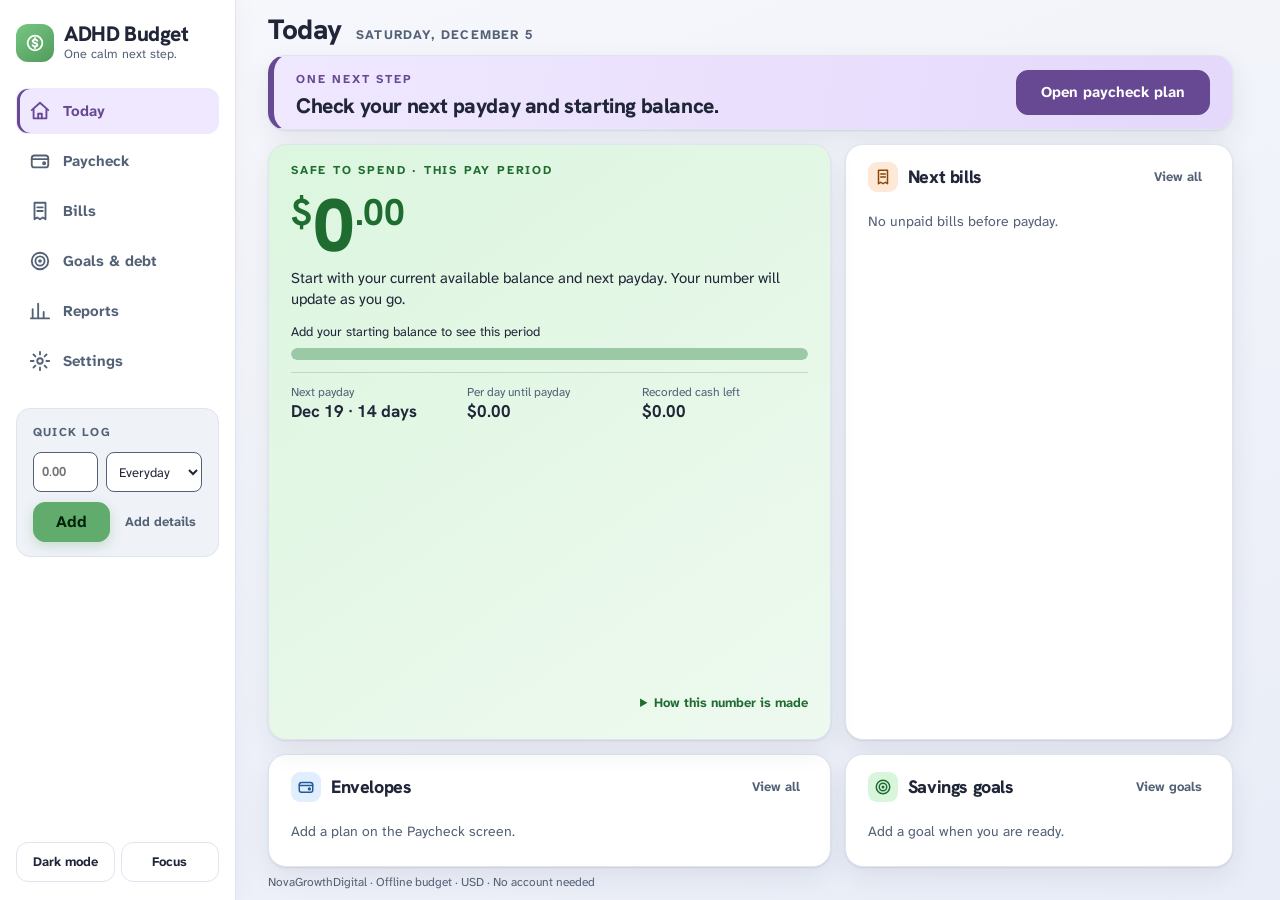
<file: budget/index.html>
<!doctype html>
<html lang="en" data-theme="light">
<head>
<meta charset="utf-8"><meta name="viewport" content="width=device-width, initial-scale=1">
<meta name="color-scheme" content="light dark"><meta name="apple-mobile-web-app-capable" content="yes"><meta name="mobile-web-app-capable" content="yes"><meta name="apple-mobile-web-app-title" content="ADHD Budget">
<title>ADHD Budget · Calm Money</title>
<style>
:root{color-scheme:light;--bg:#F7F8FC;--card:#FFFFFF;--raised:#EFF2F7;--line:#DFE4EE;--ink:#202638;--muted:#536176;--money:#D9F5DC;--mi:#1E6C30;--bill:#FEE8D8;--bi:#8A4603;--cal:#E1EEFE;--ci:#225B9C;--task:#F0E8FF;--ti:#674893;--band:#61AC6C;--on:#002207;--focus:#674893}
[data-theme=dark]{color-scheme:dark;--bg:#111927;--card:#233147;--raised:#36465E;--line:#36465E;--ink:#F2F5FA;--muted:#AFBBCD;--money:#233147;--mi:#A1E0A8;--bill:#233147;--bi:#FFBE90;--cal:#233147;--ci:#ADD1FE;--task:#233147;--ti:#D7C1FF;--focus:#D7C1FF}
*{box-sizing:border-box}body{margin:0;background:var(--bg);color:var(--ink);font:16px/1.55 Arial,Helvetica,sans-serif}button,input,select,textarea{font:inherit}button{min-height:44px;border:1px solid var(--line);border-radius:12px;padding:10px 16px;background:var(--card);color:var(--ink);cursor:pointer;font-weight:700}button:hover{background:var(--raised)}button.primary{background:var(--band);color:var(--on);border-color:var(--band)}button.small{padding:6px 12px;font-size:14px}button[aria-pressed=true],button[aria-current=page]{background:var(--task);color:var(--ti);border-color:var(--ti)}:focus-visible{outline:3px solid var(--focus);outline-offset:3px}input,select,textarea{width:100%;min-height:44px;background:var(--card);border:1px solid var(--muted);border-radius:8px;padding:9px;color:var(--ink)}input[type=checkbox]{width:20px;min-height:20px}label{display:block;font-size:14px;font-weight:700;color:var(--muted)}label input,label select{margin-top:5px}h1,h2,h3,p{margin:0 0 12px}h1{font-size:28px;letter-spacing:-.8px}h2{font-size:21px;letter-spacing:-.3px}h3{font-size:17px}.muted{color:var(--muted)}.eyebrow{font-size:12px;font-weight:700;letter-spacing:1.8px;text-transform:uppercase}.shell{max-width:1120px;margin:auto;padding:24px 32px 72px}.top,.row{display:flex;align-items:center;justify-content:space-between;gap:16px}.top{margin-bottom:24px}.brand{display:flex;align-items:center;gap:12px}.mark{background:var(--band);color:var(--on);padding:10px 12px;border-radius:12px;font-weight:800}.actions{display:flex;gap:8px;flex-wrap:wrap}nav{display:flex;gap:8px;margin:0 0 24px;flex-wrap:wrap}nav button{flex:1}.card{background:var(--card);border:1px solid var(--line);border-radius:20px;padding:24px;margin-bottom:20px}.hero{background:var(--money);border-top:6px solid var(--band);padding:32px}.hero .number{font-size:clamp(48px,7vw,80px);line-height:1.2;letter-spacing:-3px;color:var(--mi);font-weight:800;font-variant-numeric:tabular-nums;margin:12px 0}.hero .eyebrow{color:var(--mi)}.hero .subtitle{max-width:650px}.hero-foot{margin-top:24px;display:flex;gap:32px;flex-wrap:wrap}.hero-foot strong{display:block}.grid{display:grid;grid-template-columns:1fr 1fr;gap:20px}.grid .card{margin:0}.fields{display:grid;grid-template-columns:repeat(auto-fit,minmax(160px,1fr));gap:16px;margin:16px 0}.tone-bill{border-top:4px solid #FEA665;background:var(--bill)}.tone-cal{border-top:4px solid #6BAEFE;background:var(--cal)}.tone-task{border-top:4px solid #A17CDA;background:var(--task)}.line{padding:16px 0;border-bottom:1px solid var(--line)}.line:last-child{border:0}.line strong{display:block}.money{font-variant-numeric:tabular-nums;white-space:nowrap}.hint{font-size:14px;color:var(--muted)}.empty{padding:20px 0;color:var(--muted)}details{margin:16px 0}summary{cursor:pointer;font-weight:700;min-height:36px}progress{width:100%;height:10px;accent-color:var(--band)}[hidden]{display:none!important}.demo-ribbon{background:#A17CDA;color:#0A001A;text-align:center;padding:9px;font-weight:700}.status{min-height:28px;margin:8px 0;color:var(--mi);font-weight:700}.notice{padding:16px;background:var(--bill);color:var(--bi);border-radius:12px;margin-bottom:16px}.amounts{display:flex;gap:8px;margin:16px 0}.amounts button{flex:1}.calc .row{margin:10px 0}.total{border-top:1px solid var(--muted);padding-top:12px;font-weight:700}dialog{width:min(540px,94vw);max-height:90vh;overflow:auto;background:var(--card);color:var(--ink);border:1px solid var(--line);border-radius:20px;padding:24px}dialog::backdrop{background:#111927bb}dialog h2{margin-right:32px}.close{float:right}.focus #today-support{display:none}.list-actions{display:flex;gap:8px;flex-wrap:wrap;margin-top:8px}.spaced{margin-top:20px}.history{max-height:400px;overflow:auto}.footer{margin-top:24px;font-size:13px;color:var(--muted)}.pill{display:inline-block;border-radius:8px;background:var(--raised);padding:4px 10px;font-size:13px;font-weight:700}section>h2{margin-bottom:20px}.tablewrap{overflow-x:auto}table{border-collapse:collapse;width:100%}td,th{padding:10px;text-align:left;border-bottom:1px solid var(--line)}a{color:var(--ci)}
@media(max-width:650px){.shell{padding:16px 16px 40px}.top{align-items:flex-start}.top .actions{max-width:110px;justify-content:flex-end}.grid{grid-template-columns:1fr}.card{padding:20px}.hero{padding:24px}.hero-foot{gap:16px}nav{gap:6px}nav button{font-size:14px;padding:8px 6px}.row{flex-wrap:wrap}.number{letter-spacing:-2px!important}.fields{grid-template-columns:1fr}.brand .hint{max-width:160px}.top h1{font-size:21px}}
@media(prefers-reduced-motion:reduce){*,*::before,*::after{scroll-behavior:auto!important;animation:none!important;transition:none!important}}@media print{nav,.top .actions,button,.footer{display:none}.shell{padding:0}.card{break-inside:avoid}body{background:var(--card)}}

@font-face{font-family:'HankenD';font-weight:800;src:url([data-uri]) format('woff')}@font-face{font-family:'HankenM';font-weight:700;src:url([data-uri]) format('woff')}@font-face{font-family:'HankenN';font-weight:700;unicode-range:U+0024,U+0025,U+0030-0039;src:url([data-uri]) format('woff')}@font-face{font-family:'AtkNext';font-weight:400;src:url([data-uri]) format('woff')}@font-face{font-family:'AtkNext';font-weight:700;src:url([data-uri]) format('woff')}
/* ADHD Budget dashboard: sidebar + one-screen Today grid. Fonts: Hanken Grotesk 800 (display + big number), Atkinson Hyperlegible Next 400/700 (body); both OFL, Latin subset. */
:root{--bg2:#E9EDF7;--stepbg:linear-gradient(100deg,#F0E8FF,#E4D8FB);--stepbtn:#674893;--stepink:#FFFFFF;--hero:linear-gradient(145deg,#DCF6DF 0%,#EEF9EF 100%);--shadow:0 1px 2px #1B26421a,0 10px 28px #1B264214;--side:#FFFFFF;--navon:#F0E8FF;--chipsoon:var(--bill);--chipsoonink:var(--bi);--disp:'HankenD','Arial Black',Arial,sans-serif}
[data-theme=dark]{--bg2:#18253A;--stepbg:linear-gradient(100deg,#2B3552,#34345A);--stepbtn:#D7C1FF;--stepink:#1B0F2E;--hero:linear-gradient(145deg,#2A3F4E 0%,#233147 100%);--shadow:0 1px 2px #0006,0 12px 30px #0005;--side:#1A2538;--navon:#38325A;--chipsoon:#4A3A2E;--chipsoonink:#FFC9A3}
body{font-family:'AtkNext',Arial,Helvetica,sans-serif;background:var(--bg);background-image:linear-gradient(160deg,var(--bg) 0%,var(--bg2) 100%);background-attachment:fixed;min-height:100vh}
h1,h2,h3,.number,.mark{font-family:var(--disp)}h1,h2{letter-spacing:-.4px}
progress{-webkit-appearance:none;appearance:none;display:block;height:10px;border:0;border-radius:999px;background:var(--raised);overflow:hidden;accent-color:var(--band)}
progress::-webkit-progress-bar{background:var(--raised);border-radius:999px}progress::-webkit-progress-value{background:var(--band);border-radius:999px}progress::-moz-progress-bar{background:var(--band);border-radius:999px}
.card{box-shadow:var(--shadow);border-radius:18px}
.shell{max-width:none;padding:0;display:block}
.sidebar,.workspace,main,section{min-width:0}
.sidebar{background:var(--side);border-bottom:1px solid var(--line);padding:12px 16px;display:flex;align-items:center;justify-content:space-between;gap:12px}
.sidebar .top{margin:0;display:block}.brand{display:flex;align-items:center;gap:10px}.brand h1{font-size:20px;line-height:1.1;margin:0}.brand .hint{font-size:12px;max-width:none}
.mark{width:38px;height:38px;border-radius:12px;padding:0;display:grid;place-items:center;background:linear-gradient(145deg,#79C583,#4F9C5B);color:#fff}.mark svg{width:22px;height:22px}
.sidebar nav{position:fixed;left:0;right:0;bottom:0;z-index:8;margin:0;display:grid;grid-template-columns:repeat(6,minmax(0,1fr));gap:2px;background:var(--side);border-top:1px solid var(--line);padding:6px 4px max(6px,env(safe-area-inset-bottom));box-shadow:0 -6px 20px #1B26420f}
.sidebar nav button{display:flex;flex-direction:column;align-items:center;justify-content:center;gap:3px;min-height:52px;padding:6px 0;border-color:transparent;background:transparent;font-size:11px;line-height:1.15;font-weight:700;color:var(--muted);border-radius:10px}
.sidebar nav button svg{width:22px;height:22px;flex:none}.sidebar nav button[aria-current=page]{background:var(--navon);color:var(--ti);border-color:transparent}
.side-foot{display:flex;gap:6px;align-items:center}.side-foot #log-spend{display:none}.side-row{display:flex;gap:6px}.side-row button{min-height:36px;padding:6px 12px;font-size:13px}
.workspace{padding:16px 16px 96px}
.view-heading{display:flex;align-items:flex-end;justify-content:space-between;gap:12px;margin-bottom:12px}.view-heading h2{font-size:26px;margin:0}.view-heading .eyebrow{color:var(--muted);margin-bottom:2px;letter-spacing:1.2px}.view-heading>.hint{margin:0;text-align:right}
.status:empty{display:none}.status{margin:0 0 8px}
.workspace>.footer{margin-top:20px;text-align:center}
.dashboard-grid{display:grid;grid-template-columns:minmax(0,1fr);gap:14px}#today-support{display:contents}
.dashboard-grid>.card,#today-support>.card{margin:0;min-width:0;padding:18px}
.panel-heading{display:flex;align-items:center;gap:10px;margin:0 0 10px}.panel-heading h2{font-size:17px;margin:0;flex:1}.panel-heading .ico{width:30px;height:30px;border-radius:9px;display:grid;place-items:center;flex:none}.panel-heading .ico svg{width:18px;height:18px}
.ico.o{background:var(--bill);color:var(--bi)}.ico.b{background:var(--cal);color:var(--ci)}.ico.g{background:var(--money);color:var(--mi)}
[data-theme=dark] .ico.o,[data-theme=dark] .ico.b,[data-theme=dark] .ico.g{background:var(--raised)}
.panel-heading button{min-height:32px;padding:4px 8px;border:0;background:transparent;color:var(--muted);font-size:13px;white-space:nowrap}.panel-heading button:hover{color:var(--ink);background:var(--raised)}
#step-panel{order:1;background:var(--stepbg);border:1px solid var(--line);display:flex;align-items:center;justify-content:space-between;gap:14px;border-left:6px solid var(--ti)}
#step-panel .eyebrow{color:var(--ti)}#step-panel h2{margin:2px 0 0;font-size:19px;line-height:1.25}
#step-panel button{background:var(--stepbtn);color:var(--stepink);border-color:var(--stepbtn);white-space:nowrap;flex:none}
.hero{order:2;background:var(--hero);border:1px solid var(--line);position:relative;display:flex;flex-direction:column}
.hero .row{align-items:center}.hero .eyebrow{color:var(--mi);font-size:12px}
.hero .number{font-family:var(--disp);font-size:60px;line-height:1.02;letter-spacing:-2px;margin:10px 0 6px;color:var(--mi);font-weight:800;font-variant-numeric:tabular-nums;font-feature-settings:'tnum' 1}
.hero .subtitle{font-size:14px;line-height:1.4;margin:0 0 12px;color:var(--ink);max-width:62ch}
.period{margin:0 0 12px}.period .row{margin-bottom:6px;gap:8px;flex-wrap:nowrap}.period .hint{color:var(--ink);font-size:13px}.period progress{height:12px}.period progress::-webkit-progress-bar{background:#ffffffb3}[data-theme=dark] .period progress::-webkit-progress-bar{background:#111927}
.hero-foot{display:grid;grid-template-columns:repeat(3,minmax(0,1fr));gap:10px;margin:0 0 12px;padding-top:12px;border-top:1px solid #1E6C3033}[data-theme=dark] .hero-foot{border-color:#A1E0A833}.hero-foot>div{min-width:0}.hero-foot .hint{display:block;color:var(--muted);font-size:12px;line-height:1.25}.hero-foot strong{display:block;font-size:15px;line-height:1.3;overflow-wrap:anywhere}
.hero-actions{display:flex;flex-wrap:wrap;align-items:center;gap:8px}.chips{display:flex;gap:8px;flex-wrap:wrap}.chips:empty{display:none}
.chips button{min-height:38px;padding:6px 12px;border-radius:999px;font-size:13px;background:var(--card);border:1px solid var(--line)}.chips button span{color:var(--muted);font-weight:400;margin-left:4px}
.mobile-only{display:inline-flex;align-items:center;justify-content:center}
.hero-actions details{margin:0 0 0 auto}.hero summary{font-size:13px;color:var(--mi);min-height:30px}.hero details[open]{position:absolute;z-index:4;inset:12px 12px auto;background:var(--card);border:1px solid var(--line);border-radius:16px;padding:18px;box-shadow:var(--shadow);max-height:80%;overflow:auto}.hero details[open] summary{color:var(--ink)}
#goal-panel{order:5}#bills-panel{order:3}#envelopes-panel{order:4}
#upcoming .line{padding:8px 0}#upcoming .row{gap:10px;flex-wrap:nowrap}#upcoming .row>div{min-width:0;flex:1}#upcoming strong{overflow-wrap:anywhere}
.chip{display:inline-block;border-radius:999px;padding:3px 10px;font-size:12px;font-weight:700;white-space:nowrap;background:var(--raised);color:var(--muted)}.chip.soon{background:var(--chipsoon);color:var(--chipsoonink)}
#upcoming .amt{min-width:72px;text-align:right}
#envelope-summary{display:grid;grid-template-columns:repeat(auto-fit,minmax(220px,1fr));gap:4px 24px}
.envelope-row{padding:6px 0;min-width:0}.envelope-row .row{gap:8px;flex-wrap:nowrap;margin-bottom:5px}.envelope-row strong{font-size:14px;line-height:1.2;overflow-wrap:anywhere}.envelope-row .money{font-size:13px;font-weight:700;color:var(--ci)}.envelope-row .hint{font-size:12px;margin:4px 0 0;line-height:1.3}.envelope-row progress{height:8px}
#envelope-summary progress::-webkit-progress-value{background:var(--ci)}#envelope-summary progress::-moz-progress-bar{background:var(--ci)}
.carry{color:var(--mi);font-weight:700}
#goal-summary h3{margin:0 0 4px;font-size:16px}.goal-amount{margin:4px 0 8px;gap:8px;align-items:baseline}.goal-amount strong{font-family:var(--disp);font-size:26px;color:var(--mi);letter-spacing:-.5px}.goal-amount .hint{margin:0}#goal-summary progress{height:12px}#goal-summary>.hint{margin:8px 0 0}
.empty{padding:8px 0;margin:0;font-size:14px}
.dashboard-grid .row{flex-wrap:nowrap}
@media(min-width:700px) and (max-width:1023px){.workspace{padding:20px 24px 100px}.dashboard-grid{grid-template-columns:repeat(2,minmax(0,1fr))}#step-panel,.hero{grid-column:1 / -1}#envelopes-panel{grid-column:1 / -1;order:6}.hero .number{font-size:76px}.view-heading h2{font-size:30px}.hero-foot strong{font-size:17px}.sidebar{padding:14px 24px}}
@media(max-width:699px){.demo-ribbon{font-size:12px;padding:6px 12px}.hero .pill{white-space:nowrap}.hero-actions details{margin:6px 0 0}.view-heading{margin-bottom:10px}.workspace{padding-top:12px}.hero .eyebrow{font-size:11px;letter-spacing:1px}.view-heading h2{font-size:22px}.view-heading>.hint{display:none}.sidebar .brand .hint{display:none}.mobile-only{width:100%}.hero-actions{flex-direction:column;align-items:stretch}.chips{justify-content:flex-start}#step-panel{flex-direction:column;align-items:stretch;padding:14px 16px}#step-panel button{width:100%}.hero-foot{grid-template-columns:1fr 1fr}.hero-foot>div:first-child{grid-column:1 / -1}}
@media(min-width:1024px){
html,body{height:100%}body{height:100dvh;overflow:hidden;display:flex;flex-direction:column;min-height:0}
.demo-ribbon{flex:none;padding:6px 9px;font-size:14px}
.shell{flex:1;min-height:0;width:100%;margin:0;display:grid;grid-template-columns:236px minmax(0,1fr)}
.sidebar{position:static;display:flex;flex-direction:column;align-items:stretch;justify-content:flex-start;gap:18px;padding:22px 16px 18px;border-bottom:0;border-right:1px solid var(--line);min-height:0;overflow:auto;box-shadow:2px 0 24px #1B26420a}
.brand h1{font-size:21px}.brand .hint{font-size:12.5px}
.sidebar nav{position:static;display:flex;flex-direction:column;gap:4px;padding:0;border:0;background:transparent;box-shadow:none;margin:0}
.sidebar nav button{flex-direction:row;justify-content:flex-start;gap:12px;min-height:46px;padding:10px 12px;font-size:15px;text-align:left;font-weight:700;border-radius:12px}
.sidebar nav button[aria-current=page]{box-shadow:inset 3px 0 0 var(--ti)}
.side-foot{margin-top:auto;flex-direction:column;align-items:stretch;gap:10px}.side-foot #log-spend{display:block;width:100%;min-height:50px;font-size:16px;box-shadow:0 6px 16px #4F9C5B40}.side-row{display:grid;grid-template-columns:1fr 1fr}.side-row button{min-height:40px}
.workspace{padding:22px 32px 14px;overflow-y:auto;scrollbar-gutter:stable;display:flex;flex-direction:column;min-height:0}
.view-heading{flex:none;margin-bottom:14px}.view-heading h2{font-size:30px}.view-heading .eyebrow{font-size:13px}
.workspace>.footer{flex:none;margin-top:10px;font-size:12px;text-align:left}
.workspace>main{flex:1 0 auto;min-height:0;display:flex;flex-direction:column}
#today{flex:1;min-height:0}
.dashboard-grid{height:100%;min-height:620px;grid-template-columns:minmax(0,1.45fr) minmax(0,1fr);grid-template-rows:auto minmax(0,1.5fr) minmax(0,1fr);gap:16px}
#step-panel{grid-column:1 / -1;grid-row:1;padding:14px 22px}#step-panel h2{font-size:23px}#step-panel button{min-height:46px;padding:10px 24px;font-size:15px}
.hero{grid-column:1;grid-row:2;padding:22px 26px;overflow:hidden}
.hero .number{font-size:clamp(64px,6.4vw,92px);margin:12px 0 8px}.hero .subtitle{font-size:15px;display:-webkit-box;-webkit-line-clamp:2;-webkit-box-orient:vertical;overflow:hidden}
.hero-foot strong{font-size:17px}
.mobile-only{display:none}
.hero-actions{margin-top:auto}
#bills-panel{grid-column:2;grid-row:2;overflow:auto}#envelopes-panel{grid-column:1;grid-row:3;overflow:auto}#goal-panel{grid-column:2;grid-row:3;overflow:auto}
.dashboard-grid>.card,#today-support>.card{padding:18px 22px}
#bills-panel,#envelopes-panel,#goal-panel{scrollbar-width:thin}
.panel-heading h2{font-size:18px}
}
.focus #today-support,.focus .hero-foot,.focus .period,.focus .hero details,.focus .chips,.focus #safe-copy,.focus #sample-label,.focus .workspace>.footer{display:none}
.focus .hero-actions{margin-top:0}
@media(min-width:1024px){.focus .dashboard-grid{grid-template-columns:minmax(0,1fr);grid-template-rows:auto minmax(0,1fr);min-height:0}.focus .hero{grid-column:1;grid-row:2;align-items:center;justify-content:center;text-align:center}.focus .hero .number{font-size:clamp(96px,11vw,170px)}.focus .hero .row{justify-content:center}}
@media print{body{height:auto;overflow:visible;display:block;background:#fff}.sidebar,.view-heading{display:none}.shell{display:block}.workspace{overflow:visible;padding:0}.dashboard-grid{height:auto;min-height:0}}
/* round 2 */
body{font-family:'HankenN','AtkNext',Arial,Helvetica,sans-serif}
.money,.amt,.hero-foot strong,#calculation strong,.chips button span,.number .cur,.number .cents,.chip{font-family:'HankenM','HankenD',Arial,Helvetica,sans-serif;font-weight:700;font-variant-numeric:tabular-nums}
.number .cur,.number .cents{font-size:.55em;vertical-align:top;display:inline-block;line-height:1;margin-top:.16em;letter-spacing:-.5px}.number .cur{margin-right:.05em}.number .cents{margin-left:.04em}
.goal-amount strong{font-family:'HankenM','HankenD',Arial,sans-serif;font-weight:700}
.period progress::-webkit-progress-bar{background:#9CC9A5}.period progress::-webkit-progress-value{background:#1E6C30}.period progress::-moz-progress-bar{background:#1E6C30}
[data-theme=dark] .period progress::-webkit-progress-bar{background:#05080D}[data-theme=dark] .period progress::-webkit-progress-value{background:#A1E0A8}[data-theme=dark] .period progress::-moz-progress-bar{background:#A1E0A8}
.more{font-size:12px;color:var(--muted);padding:6px 0 0;margin:0}
.goal-row{padding:4px 0}.goal-row+.goal-row{margin-top:10px;padding-top:12px;border-top:1px solid var(--line)}.goal-row .row{gap:8px;margin-bottom:6px;align-items:baseline}.goal-row strong{font-size:15px}.goal-row .money{font-size:16px;color:var(--mi);white-space:nowrap}.goal-row .money .hint{font-weight:400;font-family:'AtkNext',Arial,sans-serif}.goal-row progress{height:10px}.goal-row>.hint{margin:6px 0 0;font-size:12px}
.quick-log{display:none}.linklike{background:transparent;border:0;box-shadow:none;color:var(--muted);text-decoration:underline;font-size:13px;min-height:36px;padding:4px 8px}.linklike:hover{color:var(--ink);background:transparent}
@media(max-width:649px){.hero .eyebrow .long{display:none}}
@media(min-width:1024px){
.quick-log{display:grid;gap:8px;background:var(--raised);border:1px solid var(--line);border-radius:14px;padding:12px}
.ql-title{font-size:12px;font-weight:700;letter-spacing:1.2px;text-transform:uppercase;color:var(--muted);margin:0}
.ql-row{display:flex;gap:6px;align-items:center}.ql-row input,.ql-row select{flex:1;min-width:0;min-height:40px;font-size:14px;padding:6px 8px;margin:0;width:100%}.ql-row input{flex:.9}.ql-row select{flex:1.1}
.ql-row .primary{flex:1;min-height:40px;box-shadow:0 4px 12px #4F9C5B40}.side-foot .linklike{flex:none;display:inline-flex;align-items:center;justify-content:center;width:auto;min-height:36px;font-size:13px;box-shadow:none}
.number .cur,.number .cents{font-size:.5em}
}
@media(min-width:1024px){
.workspace{padding:14px 32px 8px}
.view-heading{margin-bottom:10px}.view-heading>div{display:flex;align-items:baseline;gap:14px;flex-wrap:wrap}.view-heading h2{order:0;font-size:28px;line-height:1.1}.view-heading .eyebrow{order:1;margin:0}
.dashboard-grid{grid-template-rows:auto minmax(0,1fr) auto;gap:14px}
#step-panel{padding:10px 22px}#step-panel h2{font-size:21px}#step-panel button{min-height:42px}
.hero{padding:18px 26px}.hero .number{font-size:clamp(60px,5.8vw,84px);margin:8px 0 4px}
.workspace>.footer{margin-top:6px}
.envelope-row{padding:3px 0}.envelope-row .row{margin-bottom:4px}
.dashboard-grid>.card,#today-support>.card{padding:16px 22px}
}
.env-name{display:flex;align-items:center;gap:8px;min-width:0}.env-name .carry{font-size:11px;font-weight:700;background:var(--money);color:var(--mi);border-radius:999px;padding:2px 8px;white-space:nowrap}
[data-theme=dark] .env-name .carry{background:var(--raised)}
.money .hint,.goal-row .hint,.goal-amount .hint{font-family:inherit;font-weight:700}
.ql-row .primary{flex:none;padding:0 22px}.ql-row .linklike{flex:1;min-width:0;white-space:nowrap;padding:4px 2px}
.goal-row .money .hint{font-family:'HankenN','AtkNext',Arial,sans-serif;font-weight:400}
/* round 3 */
@media(min-width:1024px){
.sidebar{gap:24px}.sidebar nav+.quick-log{margin-top:0}
.quick-log{padding:14px 16px;gap:10px}.ql-row{gap:8px}
.ql-row .linklike{background:none;border:0;box-shadow:none;text-decoration:none;color:var(--muted);flex:1;text-align:center;padding:4px 0}
.ql-row .linklike:hover,.ql-row .linklike:focus-visible{text-decoration:underline;color:var(--ink);background:none}
}
.envelope-row .env-name{min-width:0;flex-wrap:wrap;gap:6px}.envelope-row .hint{white-space:nowrap;overflow:hidden;text-overflow:ellipsis}
[data-theme=dark] .period progress::-webkit-progress-bar{background:#4B6276}[data-theme=dark] .period progress::-moz-progress-bar{background:#A1E0A8}
@media(max-width:649px){
.chips{flex-wrap:nowrap;gap:6px;overflow-x:auto;scrollbar-width:none;max-width:100%}.chips::-webkit-scrollbar{display:none}
.chips button{flex:none;min-height:34px;padding:4px 9px;font-size:12px}.chips button span{margin-left:3px}
.hero details{margin-bottom:8px}
}
@media(min-width:1024px){.ql-row input{flex:1.25;padding:6px 8px;font-size:13px}.ql-row select{flex:1;font-size:13px;padding:6px 4px}}
@media(min-width:1024px){.ql-row select{padding:6px 18px 6px 6px;text-overflow:ellipsis}.ql-row input{flex:1.1}}
@media(min-width:1024px){.ql-row input{flex:.8}.ql-row select{flex:1.2;padding:6px 14px 6px 6px}}
@media(min-width:1024px){.ql-row input{flex:1}.ql-row select{flex:1.2}}
@media(min-width:1024px){.ql-row input{flex:.85}.ql-row select{flex:1.3;padding-left:8px}}

/* round 4: make it yours + calm motion */
[data-theme=light][data-accent=ocean]{--task:#E7F1FE;--ti:#275086;--focus:#275086;--stepbg:linear-gradient(100deg,#E7F1FE,#D6E6FA);--stepbtn:#275086;--stepink:#FFFFFF;--navon:#E7F1FE;--bg:#F6F9FB;--bg2:#E9EEF4}
[data-theme=dark][data-accent=ocean]{--ti:#9FC2EF;--focus:#9FC2EF;--stepbg:linear-gradient(100deg,#2B3B50,#35455A);--stepbtn:#9FC2EF;--stepink:#0F1D2E;--navon:#33455B}
[data-theme=light][data-accent=teal]{--task:#EBFAF9;--ti:#105B59;--focus:#105B59;--stepbg:linear-gradient(100deg,#EBFAF9,#DCF4F3);--stepbtn:#105B59;--stepink:#FFFFFF;--navon:#EBFAF9;--bg:#F7FBFA;--bg2:#EBF2F2}
[data-theme=dark][data-accent=teal]{--ti:#7BEAE6;--focus:#7BEAE6;--stepbg:linear-gradient(100deg,#2B504E,#355A59);--stepbtn:#7BEAE6;--stepink:#0F2E2D;--navon:#335B5A}
[data-theme=light][data-accent=rose]{--task:#FDE7EF;--ti:#862D4D;--focus:#862D4D;--stepbg:linear-gradient(100deg,#FDE7EF,#F9D7E4);--stepbtn:#862D4D;--stepink:#FFFFFF;--navon:#FDE7EF;--bg:#FBF7F8;--bg2:#F3E9ED}
[data-theme=dark][data-accent=rose]{--ti:#F1ACC5;--focus:#F1ACC5;--stepbg:linear-gradient(100deg,#502B38,#5A3542);--stepbtn:#F1ACC5;--stepink:#2E0F1B;--navon:#5B3342}
[data-theme=light][data-accent=marigold]{--task:#FEF6E6;--ti:#6D4B09;--focus:#6D4B09;--stepbg:linear-gradient(100deg,#FEF6E6,#FBEED6);--stepbtn:#6D4B09;--stepink:#FFFFFF;--navon:#FEF6E6;--bg:#FBFAF6;--bg2:#F4F0E9}
[data-theme=dark][data-accent=marigold]{--ti:#EAC57B;--focus:#EAC57B;--stepbg:linear-gradient(100deg,#50432B,#5A4E35);--stepbtn:#EAC57B;--stepink:#2E240F;--navon:#5B4E33}
[data-theme=light][data-accent=graphite]{--task:#F1F2F4;--ti:#485060;--focus:#485060;--stepbg:linear-gradient(100deg,#F1F2F4,#E6E7EA);--stepbtn:#485060;--stepink:#FFFFFF;--navon:#F1F2F4;--bg:#F9F9F9;--bg2:#EEEEEF}
[data-theme=dark][data-accent=graphite]{--ti:#B1C0DD;--focus:#B1C0DD;--stepbg:linear-gradient(100deg,#2B3750,#35415A);--stepbtn:#B1C0DD;--stepink:#0F192E;--navon:#33415B}[data-accent]:not([data-accent=lavender]) .demo-ribbon{background:var(--stepbtn);color:var(--stepink)}
fieldset{border:0;padding:0;margin:0 0 14px;min-width:0}legend{font-size:14px;font-weight:700;color:var(--muted);padding:0;margin-bottom:6px}
.seg{display:flex;gap:8px;flex-wrap:wrap}.seg label{display:flex;align-items:center;gap:8px;min-height:44px;padding:8px 14px;border:1px solid var(--line);border-radius:12px;background:var(--card);color:var(--ink);cursor:pointer;font-size:14px;margin:0}.seg label:has(input:checked){background:var(--task);border-color:var(--ti);color:var(--ti)}.seg input{width:20px;min-height:20px;height:20px;margin:0;accent-color:var(--ti)}
.swatches{display:flex;gap:14px;flex-wrap:wrap}
button.swatch,button.swatch:hover,button.swatch[aria-pressed=true]{display:flex;flex-direction:column;align-items:center;gap:6px;background:none;border:0;padding:4px;min-height:0;font-size:13px;font-weight:700;color:var(--ink)}
.swatch i{display:block;width:44px;height:44px;border-radius:50%;background:var(--sw-l);box-shadow:0 0 0 1px var(--muted)}
[data-theme=dark] .swatch i{background:var(--sw-d)}
.swatch[aria-pressed=true] i{box-shadow:0 0 0 3px var(--card),0 0 0 5px var(--ti)}
.swatch[aria-pressed=true] i::after{content:"\2713";display:grid;place-items:center;height:100%;font-style:normal;font-weight:800;font-size:20px;color:#fff}
[data-theme=dark] .swatch[aria-pressed=true] i::after{color:#111927}
.swatch:focus-visible{outline:3px solid var(--focus);outline-offset:2px;border-radius:12px}
.swatch-custom{display:flex;flex-direction:column;align-items:center;gap:6px;position:relative;padding:4px;font-size:13px;font-weight:700;color:var(--ink);cursor:pointer;margin:0}
.swatch-custom input{position:absolute;top:4px;left:50%;width:44px;height:44px;min-height:44px;margin:0 0 0 -22px;padding:0;border:0;opacity:0;cursor:pointer}
.swatch-custom i{background:conic-gradient(#E0405A,#F2B134,#7BC96F,#3FB6D9,#7A5CC8,#E0405A)}
[data-theme=dark] .swatch-custom i{background:conic-gradient(#E0405A,#F2B134,#7BC96F,#3FB6D9,#7A5CC8,#E0405A)}
.swatch-custom.on i,[data-theme=dark] .swatch-custom.on i{background:var(--cs);box-shadow:0 0 0 3px var(--card),0 0 0 5px var(--ti)}
.swatch-custom.on i::after{content:"\2713";display:grid;place-items:center;height:100%;font-style:normal;font-weight:800;font-size:20px;color:var(--ck)}
.swatch-custom:focus-within{outline:3px solid var(--focus);outline-offset:2px;border-radius:12px}
.payoff{font-size:14px;margin:6px 0 0;color:var(--ink)}.payoff+.payoff{margin-top:2px;color:var(--muted)}.payoff strong{display:inline}
.checkpop{display:inline-block;width:18px;height:18px;margin-right:8px;vertical-align:-3px;color:var(--mi)}.checkpop svg{display:block;width:18px;height:18px}
#backup-resume{display:flex;align-items:center;gap:12px;flex-wrap:wrap}
@media(prefers-reduced-motion:no-preference){
@keyframes pgin{from{opacity:0}to{opacity:1}}
main>section:not([hidden]){animation:pgin .15s ease-out both}
progress::-webkit-progress-value{transition:width .45s ease}
@keyframes fillin{from{transform:scaleX(0)}to{transform:scaleX(1)}}
.pg-anim progress::-webkit-progress-value{transform-origin:left center;animation:fillin .6s ease-out both}
@keyframes cpop{0%{transform:scale(.3);opacity:0}65%{transform:scale(1.2);opacity:1}100%{transform:scale(1);opacity:1}}
.checkpop{animation:cpop .4s cubic-bezier(.2,1.2,.4,1) both}
@keyframes gglow{0%{box-shadow:0 0 0 0 transparent}30%{box-shadow:0 0 0 6px var(--money)}100%{box-shadow:0 0 0 0 transparent}}
.reached{border-radius:12px;animation:gglow 1.5s ease-out 1}
}
html:not([lang=en]) .ql-row .primary{padding:0 12px}
#calculation .row>span{min-width:0;overflow-wrap:anywhere;hyphens:auto}#calculation .row>.money{flex:none}
/* round 5: bill calendar (Bills page) */
#cal-details{margin:0}#bill-cal summary{display:flex;align-items:center;justify-content:space-between;gap:12px;min-height:44px;cursor:pointer;list-style:none}
#bill-cal summary::-webkit-details-marker{display:none}
#bill-cal summary h3{margin:0}
#bill-cal summary::after{content:'';flex:none;width:9px;height:9px;border-right:2.5px solid var(--ci);border-bottom:2.5px solid var(--ci);transform:rotate(45deg);margin:-5px 8px 0 0}
#bill-cal details[open]>summary::after{transform:rotate(-135deg);margin-top:5px}
.cal-head{display:flex;align-items:center;gap:8px;margin:10px 0;flex-wrap:wrap}
.cal-head strong{flex:1 1 160px;font-family:var(--disp);font-size:18px;color:var(--ci)}
.cal-nav{display:flex;gap:6px}
.cal-nav button{min-width:44px;font-size:15px}
#cal-prev,#cal-next{font-size:22px;line-height:1;padding:4px 12px}
.cal-grid{display:grid;grid-template-columns:repeat(7,minmax(0,1fr));gap:4px}
.cal-wd{font-size:12px;font-weight:700;color:var(--muted);text-align:center;padding:2px 0;text-transform:uppercase;letter-spacing:.4px;overflow:hidden;text-overflow:ellipsis;white-space:nowrap}
.cal-day,button.cal-day{min-height:64px;min-width:0;padding:4px 5px;margin:0;border-radius:10px;background:var(--card);border:1px solid var(--line);color:var(--ink);display:flex;flex-direction:column;align-items:stretch;justify-content:flex-start;gap:3px;font-weight:400;text-align:left;overflow:hidden;box-shadow:none}
button.cal-day:hover{border-color:var(--ci)}
button.cal-day[aria-pressed=true]{border:2px solid var(--ti);background:var(--task)}
.cal-pad{background:transparent;border-color:transparent}
.cal-n{font-size:13px;font-weight:700;line-height:20px;align-self:flex-start;min-width:20px}
.cal-day[aria-current=date]{border:2px solid var(--ci)}
.cal-day[aria-current=date] .cal-n{background:var(--ci);color:var(--card);border-radius:999px;text-align:center;padding:0 6px}
.cal-dots{display:flex;flex-direction:column;gap:2px;min-width:0}
.cal-bill{display:flex;align-items:center;gap:3px;font-size:12px;font-weight:700;line-height:1.3;border-radius:6px;padding:1px 4px;min-width:0;white-space:nowrap;overflow:hidden}
.cal-bill .cal-name{overflow:hidden;text-overflow:ellipsis;min-width:0}
.cal-bill .cal-amt{margin-left:auto;padding-left:4px;font-variant-numeric:tabular-nums;flex:none}
.cal-bill .cal-mark:empty{display:none}
.cal-bill.due,.cal-bill.over,.cal-tag.due,.cal-tag.over{background:var(--chipsoon);color:var(--chipsoonink)}
.cal-bill.over,.cal-tag.over{box-shadow:inset 0 0 0 1.5px var(--chipsoonink)}
.cal-bill.paid,.cal-tag.paid{background:var(--money);color:var(--mi)}
[data-theme=dark] .cal-bill.paid,[data-theme=dark] .cal-tag.paid{background:transparent;box-shadow:inset 0 0 0 1px var(--mi)}
.cal-more{font-size:12px;font-weight:700;color:var(--muted)}
.cal-foot{display:flex;flex-wrap:wrap;justify-content:space-between;align-items:center;gap:6px 16px;margin-top:10px}
.cal-legend{display:flex;flex-wrap:wrap;gap:4px 14px;font-size:13px;color:var(--muted)}
.cal-key::before{content:'';display:inline-block;width:10px;height:10px;border-radius:50%;margin-right:6px;vertical-align:-1px}
.cal-key.paid::before{background:var(--mi)}.cal-key.due::before{background:var(--bi)}.cal-key.over::before{background:var(--bi);box-shadow:0 0 0 2px var(--cal),0 0 0 3.5px var(--bi);width:8px;height:8px;margin-left:2px}
#cal-day{margin-top:8px}
#cal-day .row{gap:10px;align-items:center;padding:8px 0}
#cal-day .row>span:first-child{flex:1;min-width:0;overflow-wrap:anywhere;font-weight:700}
.cal-tag{border-radius:999px;padding:2px 10px;font-size:12px;font-weight:700;white-space:nowrap}
@media(max-width:1279px){.cal-bill .cal-amt{display:none}}
@media(max-width:699px){.cal-head strong{font-size:17px}.cal-day,button.cal-day{min-height:46px;padding:3px;align-items:center;gap:4px}.cal-n{align-self:center;font-size:13px}
.cal-dots{flex-direction:row;flex-wrap:wrap;justify-content:center;gap:3px}.cal-bill{width:8px;height:8px;padding:0;border-radius:50%;flex:none}.cal-bill>*{display:none}
.cal-bill.due,.cal-bill.over{background:var(--bi)}.cal-bill.paid{background:var(--mi)}.cal-bill.over{box-shadow:0 0 0 1.5px var(--card),0 0 0 3px var(--bi)}[data-theme=dark] .cal-bill.paid{background:var(--mi);box-shadow:none}.cal-wd{font-size:11px;letter-spacing:0}}
@media(prefers-reduced-motion:no-preference){button.cal-day{transition:border-color .15s ease,background-color .15s ease}}
</style><link rel="manifest" href="manifest.webmanifest"><link rel="apple-touch-icon" href="icon-180.png"><meta name="robots" content="noindex, nofollow"><meta name="theme-color" content="#F7F5F1"></head>
<body>
<div id="demo-ribbon" class="demo-ribbon" hidden>This is a demo · Made-up numbers · All features available</div>
<div class="shell"><aside class="sidebar"><header class="top"><div class="brand"><span class="mark" aria-hidden="true"><svg viewBox="0 0 24 24" fill="none" stroke="currentColor" stroke-width="2" stroke-linecap="round" stroke-linejoin="round" aria-hidden="true"><circle cx="12" cy="12" r="8"/><path d="M14.5 9.5c-.6-.8-1.5-1.2-2.5-1.2-1.4 0-2.5.7-2.5 1.8 0 2.6 5 1.2 5 3.8 0 1.1-1.1 1.9-2.5 1.9-1.1 0-2-.5-2.6-1.3M12 6.5v1.8M12 15.7v1.8"/></svg></span><div><h1>ADHD Budget</h1><div class="hint">One calm next step.</div></div></div></header>
<nav aria-label="Main"><button data-page="today" aria-current="page"><svg viewBox="0 0 24 24" fill="none" stroke="currentColor" stroke-width="2" stroke-linecap="round" stroke-linejoin="round" aria-hidden="true"><path d="M3 11l9-8 9 8"/><path d="M5 10v10h14V10"/><path d="M10 20v-5h4v5"/></svg><span>Today</span></button><button data-page="plan"><svg viewBox="0 0 24 24" fill="none" stroke="currentColor" stroke-width="2" stroke-linecap="round" stroke-linejoin="round" aria-hidden="true"><rect x="3" y="6" width="18" height="13" rx="3"/><path d="M3 10h18"/><circle cx="16.5" cy="14.5" r="1.2"/></svg><span>Paycheck</span></button><button data-page="bills"><svg viewBox="0 0 24 24" fill="none" stroke="currentColor" stroke-width="2" stroke-linecap="round" stroke-linejoin="round" aria-hidden="true"><path d="M6 3h12v18l-3-2-3 2-3-2-3 2z"/><path d="M9 8h6M9 12h6"/></svg><span>Bills</span></button><button data-page="goals"><svg viewBox="0 0 24 24" fill="none" stroke="currentColor" stroke-width="2" stroke-linecap="round" stroke-linejoin="round" aria-hidden="true"><circle cx="12" cy="12" r="9"/><circle cx="12" cy="12" r="5"/><circle cx="12" cy="12" r="1"/></svg><span>Goals &amp; debt</span></button><button data-page="reports"><svg viewBox="0 0 24 24" fill="none" stroke="currentColor" stroke-width="2" stroke-linecap="round" stroke-linejoin="round" aria-hidden="true"><path d="M4 20V10M10 20V4M16 20v-7M22 20H2"/></svg><span>Reports</span></button><button data-page="settings"><svg viewBox="0 0 24 24" fill="none" stroke="currentColor" stroke-width="2" stroke-linecap="round" stroke-linejoin="round" aria-hidden="true"><circle cx="12" cy="12" r="3"/><path d="M12 2v3M12 19v3M2 12h3M19 12h3M4.9 4.9l2.1 2.1M17 17l2.1 2.1M4.9 19.1L7 17M17 7l2.1-2.1"/></svg><span>Settings</span></button></nav>
<form id="quick-log" class="quick-log" autocomplete="off"><label class="ql-title" for="ql-amount">Quick log</label><div class="ql-row"><input id="ql-amount" type="number" inputmode="decimal" min="0.01" max="10000000" step="0.01" placeholder="0.00" aria-label="Amount"><select id="ql-cat" aria-label="Category"></select></div><div class="ql-row"><button type="submit" id="ql-add" class="primary">Add</button><button type="button" id="log-spend" class="linklike">Add details</button></div></form><div class="side-foot"><div class="side-row"><button id="theme" aria-label="Switch color theme">Dark mode</button><button id="focus" aria-pressed="false">Focus</button></div></div></aside><div class="workspace"><header class="view-heading"><div><div class="eyebrow" id="today-date"></div><h2 id="view-title">Today</h2></div></header>
<div id="storage-warning" class="notice" hidden></div><div id="backup-resume" class="notice" hidden><span>Auto backup is paused until you allow the folder again.</span><button id="ab-resume" type="button">Resume auto backup</button></div><div id="status" class="status" role="status" aria-live="polite"></div>
<main>
<section id="today"><div class="dashboard-grid"><div class="card" id="step-panel"><div class="step-text"><span class="eyebrow">One next step</span><h2 id="next-step"></h2></div><button id="next-action"></button></div>
<div class="card hero" id="safe-panel"><div class="row"><span class="eyebrow">Safe to spend<span class="long"> · this pay period</span></span><span id="sample-label" class="pill" hidden>Sample numbers</span></div><div id="safe" class="number">0.00</div><p id="safe-copy" class="subtitle"></p><div class="period"><div class="row"><span class="hint" id="period-label"></span><span class="hint money" id="period-pct"></span></div><progress id="period-progress" max="1" value="0" aria-label="Spent this period"></progress></div><div class="hero-foot"><div><span class="hint">Next payday</span><strong id="payday-label"></strong></div><div><span class="hint">Per day until payday</span><strong id="daily-label"></strong></div><div><span class="hint">Recorded cash left</span><strong id="cash-label"></strong></div></div><div class="hero-actions"><div id="quick-chips" class="chips" role="group" aria-label="Frequent spends"></div><details><summary>How this number is made</summary><div id="calculation" class="calc"></div><p class="hint">Envelope plans stay fully protected until you change them. Spending is also deducted, even inside an envelope. This is a conservative free-to-spend number, separate from your category allowance. Savings contributions are protected in the same plan total; spending from that saved goal releases the matching reserve. Card purchases count as spending; their cash leaves when you record the payment transfer. Future income is not available yet.</p></details></div></div>
<div id="today-support"><div class="card" id="bills-panel"><div class="panel-heading"><span class="ico o"><svg viewBox="0 0 24 24" fill="none" stroke="currentColor" stroke-width="2" stroke-linecap="round" stroke-linejoin="round" aria-hidden="true"><path d="M6 3h12v18l-3-2-3 2-3-2-3 2z"/><path d="M9 8h6M9 12h6"/></svg></span><h2>Next bills</h2><button class="small" data-page="bills">View all</button></div><div id="upcoming"></div></div>
<div class="card" id="envelopes-panel"><div class="panel-heading"><span class="ico b"><svg viewBox="0 0 24 24" fill="none" stroke="currentColor" stroke-width="2" stroke-linecap="round" stroke-linejoin="round" aria-hidden="true"><rect x="3" y="6" width="18" height="13" rx="3"/><path d="M3 10h18"/><circle cx="16.5" cy="14.5" r="1.2"/></svg></span><h2>Envelopes</h2><button class="small" data-page="plan">View all</button></div><div id="envelope-summary"></div></div>
<div class="card" id="goal-panel"><div class="panel-heading"><span class="ico g"><svg viewBox="0 0 24 24" fill="none" stroke="currentColor" stroke-width="2" stroke-linecap="round" stroke-linejoin="round" aria-hidden="true"><circle cx="12" cy="12" r="9"/><circle cx="12" cy="12" r="5"/><circle cx="12" cy="12" r="1"/></svg></span><h2>Savings goals</h2><button class="small" data-page="goals">View goals</button></div><div id="goal-summary"></div></div>
</div></div></section>
<section id="reports" hidden><h2>Reports &amp; history</h2><div class="card spaced"><div class="row"><h2>What you logged</h2><span class="hint">Edit or remove a mistake anytime.</span></div><div id="spends" class="history"></div></div><div class="card"><h2>Could I buy this?</h2><p class="hint">Try an amount before you spend. This does not change your records.</p><label>Purchase amount<input id="purchase" type="number" min="0" step="0.01" inputmode="decimal"></label><p id="purchase-result" class="spaced" role="status"></p></div><div class="card"><h2>Park a thought</h2><p class="hint">No amount or category needed. Your note never changes your money.</p><label>Your note<textarea id="notes" rows="3" maxlength="4000"></textarea></label></div><details class="card" id="report-details"><summary>Monthly reports & searchable history</summary><p class="hint">Totals include matching recorded outflows and savings contributions; transfers between accounts are excluded. Category filters use just that category’s share of a split receipt.</p><form id="report-form"><div class="fields"><label>Month<input name="month" type="month"></label><label>From<input name="from" type="date"></label><label>Through<input name="to" type="date"></label><label>Category<select name="category"></select></label><label>Search notes or categories<input name="search" maxlength="160" type="search"></label></div><button type="reset">Clear filters</button></form><div id="monthly-recaps"></div><div id="category-recaps"></div><p id="report-total" class="money"></p><button id="filtered-csv" type="button">Export filtered CSV</button><div id="report-records"></div></details></section>
<section id="plan" hidden><h2>Your paycheck plan</h2><div class="card tone-cal"><h3>Start with what is here</h3><p class="hint">Enter the money available at the start of this period. Add only money that has arrived. Set aside bills and envelopes next.</p><form id="period-form"><div class="fields"><label>Period starts<input name="start" type="date" required></label><label>Next payday<input name="payday" type="date" required></label><label>Starting available balance (<span class="csym"></span>)<input name="opening" type="number" min="0" max="10000000" step="0.01" required></label></div><button class="primary">Save period</button></form><details><summary>Starting a new period or returning after a break?</summary><p>Export a backup first. Set the start date to today and enter your current available balance. Previous spending stays in your history, outside the new period. Envelope plans continue until you adjust them. Review any unpaid bills before your next payday.</p></details></div><div class="grid"><div class="card"><h3>Money that arrived</h3><form id="income-form"><div class="fields"><label>Name<input name="name" maxlength="80" required placeholder="Paycheck, side work, refund"></label><label>Amount (<span class="csym"></span>)<input name="amount" type="number" min="0.01" max="10000000" step="0.01" required></label><label>Date<input name="date" type="date" required></label></div><details><summary>Link an account</summary><label>Account<select name="accountId"></select></label></details><button>Add income</button></form><div id="incomes"></div></div><div class="card"><h3>Envelopes</h3><p class="hint">Protected plans for this period. Category spending stays visible alongside each plan.</p><form id="envelope-form"><div class="fields"><label>Category<input name="name" maxlength="80" required></label><label>Protect this amount (<span class="csym"></span>)<input name="amount" type="number" min="0" max="10000000" step="0.01" required></label></div><button>Add envelope</button></form><div id="envelopes"></div></div></div><div class="card spaced"><h3>Run to payday</h3><p class="hint">Cash after bills by date, before future daily spending. Your protected plans remain separate. This is a forecast, not new income.</p><div id="forecast" class="tablewrap"></div></div><details class="card" id="account-details"><summary>Named accounts & card payments</summary><p class="hint">Manual records only. Opening balances are before the linked records in this file. Card debt uses a negative balance. Accounts are a separate ledger: adding one does not change your paycheck starting balance. Existing unassigned records stay unassigned; reconcile against your own balances.</p><form id="account-form"><div class="fields"><label>Name<input name="name" required maxlength="80"></label><label>Type<select name="type"><option value="cash">Cash / checking / savings</option><option value="card">Credit card</option></select></label><label>Opening balance / card owed (<span class="csym"></span>)<input name="opening" type="number" min="0" step="0.01" required></label></div><button>Add account</button></form><div id="account-list"></div><h3>Move money / pay a card</h3><form id="transfer-form"><div class="fields"><label>From cash account<select name="from" required></select></label><label>To account<select name="to" required></select></label><label>Amount (<span class="csym"></span>)<input name="amount" type="number" min="0.01" step="0.01" required></label><label>Date<input name="date" type="date" required></label><label>Note<input name="note" maxlength="160"></label></div><button>Record transfer</button></form><div id="transfer-list"></div></details><details class="card" id="close-details"><summary>Preview & close this period</summary><p class="hint">Close on or after payday. Remaining envelope funds carry forward only if selected. The new starting cash replaces the old opening amount; old spending remains history and is not deducted again.</p><form id="close-form"><label><input name="carry" type="checkbox" checked> Carry positive category balances forward</label><div id="close-preview"></div><div class="fields"><label>New start<input name="start" type="date" required></label><label>New payday<input name="payday" type="date" required></label></div><button>Close period with this preview</button></form><div id="close-history"></div></details></section>
<section id="bills" hidden><h2>Bills, without the mental math</h2><div class="card tone-bill"><form id="bill-form"><div class="fields"><label>Bill name<input name="name" maxlength="80" required></label><label>Amount (<span class="csym"></span>)<input name="amount" type="number" min="0.01" max="10000000" step="0.01" required></label><label>First due date<input name="due" type="date" required></label><label>Debt minimum (optional)<select name="debtId"><option value="">Ordinary bill</option></select></label><label>Repeats<select name="repeat"><option value="once">One time</option><option value="weekly">Weekly</option><option value="biweekly">Every 2 weeks</option><option value="monthly">Monthly</option><option value="yearly">Yearly</option></select></label></div><button class="primary">Add bill</button></form></div><div class="card tone-cal" id="bill-cal"><details id="cal-details" open><summary><h3>Bill calendar</h3></summary><div class="cal-head"><strong id="cal-month" aria-live="polite"></strong><div class="cal-nav"><button type="button" class="small" id="cal-prev" aria-label="Previous month">&#8249;</button><button type="button" class="small" id="cal-today">This month</button><button type="button" class="small" id="cal-next" aria-label="Next month">&#8250;</button></div></div><div class="cal-grid" id="cal-grid"></div><div class="cal-foot"><span class="hint" id="cal-total"></span><span class="cal-legend"><span class="cal-key paid">Paid</span><span class="cal-key due">Due</span><span class="cal-key over">Overdue</span></span></div><div id="cal-day" aria-live="polite"></div></details></div><div class="card"><h3>Before your next payday</h3><p class="hint">Includes unpaid overdue bills. A bill due on payday belongs to the next period. Mark paid only when the money has actually gone out.</p><div id="bill-list"></div></div><div class="card"><h3>All bill schedules</h3><div id="schedules"></div></div></section>
<section id="goals" hidden><h2>Small steps toward what matters</h2><div class="grid"><div class="card"><h3>Savings & sinking funds</h3><form id="goal-form"><div class="fields"><label>Goal name<input name="name" maxlength="80" required></label><label>Target (<span class="csym"></span>)<input name="target" type="number" min="0.01" max="10000000" step="0.01" required></label><label>Already saved outside this budget (<span class="csym"></span>)<input name="saved" type="number" min="0" max="10000000" step="0.01" value="0" required></label><label>Deadline (optional)<input name="deadline" type="date"></label></div><button>Add goal</button></form><div id="goal-list"></div></div><div class="card"><h3>Debt, one payment at a time</h3><label>Next payment order<select id="strategy"><option value="snowball">Smallest balance first</option><option value="avalanche">Highest interest first</option></select></label><form id="debt-form"><div class="fields"><label>Debt name<input name="name" maxlength="80" required></label><label>Balance (<span class="csym"></span>)<input name="balance" type="number" min="0.01" max="10000000" step="0.01" required></label><label>APR (%)<input name="apr" type="number" min="0" max="100" step="0.01" required></label><label>Minimum payment (<span class="csym"></span>)<input name="minimum" type="number" min="0" max="10000000" step="0.01" required></label></div><button>Add debt</button></form><p class="hint">To reserve a minimum, add a Bill and choose its debt. Paying that bill also lowers the debt. Record extra payments here; a matching due minimum is linked automatically. Each debt shows an estimated payoff month from its balance, rate and minimum.</p><div id="debt-list"></div></div></div></section>
<section id="settings" hidden><h2>Keep your money yours</h2><div class="card" id="customize"><h3>Make it yours</h3><fieldset><legend>Theme</legend><div class="seg" role="radiogroup" aria-label="Theme"><label><input type="radio" name="theme" value="auto"> Auto (match device)</label><label><input type="radio" name="theme" value="light"> Light</label><label><input type="radio" name="theme" value="dark"> Dark</label></div></fieldset><fieldset><legend>Color</legend><div class="swatches" role="group" aria-label="Accent color"><button type="button" class="swatch" data-swatch="lavender" aria-pressed="true" style="--sw-l:#674893;--sw-d:#D7C1FF"><i></i><span>Lavender</span></button><button type="button" class="swatch" data-swatch="ocean" aria-pressed="false" style="--sw-l:#275086;--sw-d:#9FC2EF"><i></i><span>Ocean</span></button><button type="button" class="swatch" data-swatch="teal" aria-pressed="false" style="--sw-l:#105B59;--sw-d:#7BEAE6"><i></i><span>Teal</span></button><button type="button" class="swatch" data-swatch="rose" aria-pressed="false" style="--sw-l:#862D4D;--sw-d:#F1ACC5"><i></i><span>Rose</span></button><button type="button" class="swatch" data-swatch="marigold" aria-pressed="false" style="--sw-l:#6D4B09;--sw-d:#EAC57B"><i></i><span>Marigold</span></button><button type="button" class="swatch" data-swatch="graphite" aria-pressed="false" style="--sw-l:#485060;--sw-d:#B1C0DD"><i></i><span>Graphite</span></button><label class="swatch swatch-custom" id="custom-swatch"><i></i><input type="color" id="custom-color" value="#7A5CC8" aria-label="Custom color"><span>Custom</span></label></div></fieldset><label>Language<select id="lang"><option value="en">English</option><option value="es">Español</option><option value="de">Deutsch</option><option value="fr">Français</option><option value="it">Italiano</option><option value="pt">Português (Brasil)</option></select></label><label>Currency<select id="currency"></select></label><label id="custom-wrap" hidden>Your symbol (1 to 4 characters, no spaces)<input id="custom-sym" maxlength="4" autocomplete="off" placeholder="for example kr"></label><p id="currency-preview" class="hint spaced"></p><p class="hint">Money, bill and calendar colors stay the same in every color, so they always mean the same thing.</p></div><div class="card"><h3>Your backup, your second device</h3><p>Export a JSON backup. Move that file to your other device, open this app there, then import it. Import replaces that device's records after you confirm. Export its old records first if you want to keep them.</p><p class="hint">Manual transfer, no live sync or merging. Use one device at a time and move the latest backup before switching. Backups contain your numbers and notes in plain text; keep them somewhere private.</p><div class="actions"><button id="export" class="primary">Export JSON backup</button><button id="import-button">Import JSON backup</button><button id="csv">Export spending CSV</button></div><input id="import-file" type="file" accept=".json,application/json" hidden><div id="import-pending" class="notice spaced" hidden><p id="import-summary"></p><button id="import-confirm">Replace with imported records</button> <button id="import-cancel">Cancel</button></div><p id="last-save" class="hint spaced"></p></div><div class="card" id="autobackup"><h3>Automatic backup</h3><p id="ab-text"></p><div class="actions"><button id="ab-toggle" type="button"></button><button id="ab-now" type="button">Save a backup now</button></div><p id="ab-status" class="hint spaced"></p></div><div class="card"><h3>Explore, then start with yours</h3><p>Sample numbers use a separate saved space. Your real budget is kept when you switch.</p><button id="sample-toggle"></button><details><summary>Start a blank budget</summary><p>Download a backup first. This clears only the space you are currently using.</p><button id="reset">Clear this space and start blank</button></details></div><div class="card"><h3>Open it like an app</h3><p>On a computer, save this HTML file somewhere you can find it and double-click it. Everything works offline. Bookmark the opened page for quick access.</p><p>If your browser offers Add to Home Screen or Create shortcut, use it to keep this page close. Support for local files varies by mobile browser. This file does not register a service worker or promise an install prompt. A home-screen copy needs a browser that retains the page and its local storage.</p><p class="hint">Records stay in this browser, for this file location. A new browser, moving the file, or clearing browser data may create an empty space. Export a backup before any of those changes. If saving is blocked, the app tells you and export still works.</p></div><div class="card"><h3>A gentle restart</h3><ol><li>Open Paycheck and enter today's balance and your next payday.</li><li>Check Bills and adjust your envelope plans.</li><li>Log spending as you go. One small step is enough.</li></ol><p>Safe to spend is based on your records. It cannot see your bank, pending transactions, or missing bills. A negative number means the plan needs adjusting; you haven't failed.</p></div></section>
</main><footer class="footer">NovaGrowthDigital · Offline budget · <span id="foot-cur">USD</span> · No account needed</footer></div></div>
<dialog id="spend-dialog"><button class="close" type="button" data-close="spend-dialog" aria-label="Close spending form">×</button><h2 id="spend-title">Log spending</h2><p class="hint">Amount first. Everything else can wait.</p><div class="amounts"><button type="button" data-amount="5">5</button><button type="button" data-amount="10">10</button><button type="button" data-amount="20">20</button></div><form id="spend-form"><label>Amount (<span class="csym"></span>)<input name="amount" type="number" inputmode="decimal" min="0.01" max="10000000" step="0.01" required autofocus></label><div class="fields"><label>Category<select name="category"></select></label><label>Date<input name="date" type="date" required></label></div><label>Note (optional)<input name="note" maxlength="160"></label><div class="spaced"><details id="spend-more"><summary>Account, split receipt or saved goal</summary><label>Pay from account<select name="accountId"></select></label><label>Spend from saved goal<select name="goalId"></select></label><p class="hint">A saved-goal purchase lowers the saved balance and logs one outflow. Contributions already moved to savings in this period release their matching reserve, so that cash is not deducted twice. Removing it restores the saved amount. Use cash for saved goals.</p><label><input id="split-enabled" type="checkbox"> Split this receipt across categories</label><div id="split-rows"></div><button id="add-split" type="button">Add category share</button><p class="hint">Shares must add up to the receipt amount. Date and note belong to the whole receipt.</p></details><button class="primary">Save spending</button></div></form></dialog>
<dialog id="edit-dialog"><button class="close" type="button" data-close="edit-dialog" aria-label="Close editor">×</button><h2 id="edit-title"></h2><form id="edit-form"><div id="edit-fields" class="fields"></div><button class="primary">Save changes</button></form></dialog>
<script id="budget-engine">
'use strict';
const DEMO = false;
const DAY=86400000;
function todayISO(){const d=new Date();return [d.getFullYear(),String(d.getMonth()+1).padStart(2,'0'),String(d.getDate()).padStart(2,'0')].join('-');}
function dateValue(s){return Date.parse(s+'T00:00:00Z');}
function validDate(s){return typeof s==='string'&&/^\d{4}-\d{2}-\d{2}$/.test(s)&&Number.isFinite(dateValue(s))&&new Date(dateValue(s)).toISOString().slice(0,10)===s;}
function addDays(s,n){return new Date(dateValue(s)+n*DAY).toISOString().slice(0,10);}
function cents(v){const s=String(v);if(!/^\d+(\.\d{1,2})?$/.test(s))throw Error('Use a positive amount with up to two decimal places.');const [a,b='']=s.split('.');const n=Number(a)*100+Number(b.padEnd(2,'0'));if(!Number.isSafeInteger(n)||n>1000000000)throw Error('Amount is too large.');return n;}
function blank(){const t=todayISO();return {version:1,start:t,payday:addDays(t,14),opening:0,theme:'auto',accent:'lavender',lang:'en',currency:'USD',strategy:'snowball',notes:'',incomes:[],envelopes:[],bills:[],spends:[],goals:[],debts:[],accounts:[],transfers:[],periodCloses:[],savedAt:''};}
function uid(){return 'x'+Date.now().toString(36)+Math.random().toString(36).slice(2,10);}
function sample(){const s=blank(),t=todayISO(),d=n=>addDays(t,n);s.start=d(-10);s.payday=d(12);s.opening=280000;s.incomes=[{id:'i1',name:'Paycheck',amount:160000,date:s.start}];
s.envelopes=[{id:'e1',name:'Groceries',amount:52000},{id:'e2',name:'Dining out',amount:16000},{id:'e3',name:'Gas',amount:14000},{id:'e4',name:'Fun',amount:12000},{id:'e5',name:'Pets',amount:8000},{id:'e6',name:'Everyday buffer',amount:15000}];
s.bills=[{id:'b1',name:'Rent',amount:115000,due:d(2),repeat:'monthly',paid:[]},{id:'b2',name:'Electric',amount:9600,due:d(4),repeat:'monthly',paid:[]},{id:'b3',name:'Phone',amount:4500,due:d(6),repeat:'monthly',paid:[]},{id:'b4',name:'Internet',amount:6000,due:d(9),repeat:'monthly',paid:[]},{id:'b5',name:'Car insurance',amount:11800,due:d(-5),repeat:'monthly',paid:[d(-5)]}];
const sp=(id,n,cat,amt,note)=>({id,amount:amt,category:cat,date:d(n),note,kind:'expense',ref:''});
s.spends=[sp('s1',-9,'e1',8420,'Weekly groceries'),sp('s2',-8,'e2',2450,'Lunch'),sp('s3',-7,'e3',4210,'Fuel'),sp('s4',-6,'e1',6135,'Groceries'),sp('s5',-6,'e5',2999,'Pet food'),sp('s6',-5,'e2',3100,'Dinner out'),sp('s7',-4,'e4',5400,'Movie night'),sp('s8',-3,'e1',7280,'Groceries'),sp('s10',-2,'e3',5160,'Fuel'),sp('s12',-1,'e4',4999,'Concert ticket'),{id:'s11',amount:11800,category:'Bills',date:d(-5),note:'Car insurance',kind:'bill',ref:'b5|'+d(-5)}];
s.periodCloses=[{start:d(-24),end:s.start,carry:true,rows:[{id:'e1',name:'Groceries',funded:50000,spent:44100,remaining:5900,next:5900},{id:'e5',name:'Pets',funded:6000,spent:3100,remaining:2900,next:2900},{id:'e6',name:'Everyday buffer',funded:15000,spent:15000,remaining:0,next:0}]}];
s.goals=[{id:'g1',name:'Rainy day fund',target:100000,saved:42500,deadline:d(90)},{id:'g2',name:'Holiday travel',target:60000,saved:18000,deadline:d(120)}];s.debts=[{id:'d1',name:'Card balance',balance:65000,apr:18.5,minimum:2500}];return s;}
function occurrenceDate(b,k){if(b.repeat==='once')return b.due;if(b.repeat==='weekly'||b.repeat==='biweekly')return addDays(b.due,k*(b.repeat==='weekly'?7:14));const d=new Date(dateValue(b.due)),year=d.getUTCFullYear(),month=d.getUTCMonth(),day=d.getUTCDate();const y=b.repeat==='yearly'?year+k:year+Math.floor((month+k)/12);const m=b.repeat==='yearly'?month:(month+k)%12;return new Date(Date.UTC(y,m,Math.min(day,new Date(Date.UTC(y,m+1,0)).getUTCDate()))).toISOString().slice(0,10);}
function occurrences(s){let out=[];for(const b of s.bills){for(let k=0;k<5000;k++){const due=occurrenceDate(b,k);if(due>=s.payday)break;out.push({bill:b,due,paid:b.paid.includes(due)});if(b.repeat==='once')break;}}return out.sort((a,b)=>a.due.localeCompare(b.due)||a.bill.id.localeCompare(b.bill.id));}
// Bill calendar: every occurrence of every bill in one month (YYYY-MM), the month's day cells, and month steps.
function billsInMonth(s,ym){const first=ym+'-01',[y,m]=ym.split('-').map(Number),next=new Date(Date.UTC(y,m,1)).toISOString().slice(0,10),out=[];for(const b of s.bills){for(let k=0;k<5000;k++){const due=occurrenceDate(b,k);if(due>=next)break;if(due>=first)out.push({bill:b,due,paid:b.paid.includes(due)});if(b.repeat==='once')break;}}return out.sort((a,b)=>a.due.localeCompare(b.due)||a.bill.id.localeCompare(b.bill.id));}
function monthGrid(ym,weekStart){const [y,m]=ym.split('-').map(Number),lead=(new Date(Date.UTC(y,m-1,1)).getUTCDay()-weekStart+7)%7,days=new Date(Date.UTC(y,m,0)).getUTCDate(),cells=[];for(let i=0;i<lead;i++)cells.push(null);for(let d=1;d<=days;d++)cells.push(ym+'-'+String(d).padStart(2,'0'));while(cells.length%7)cells.push(null);return cells;}
function addMonths(ym,n){const [y,m]=ym.split('-').map(Number),d=new Date(Date.UTC(y,m-1+n,1)),Y=d.getUTCFullYear();return Y<1970||Y>9998?ym:d.toISOString().slice(0,7);}
function active(s,x){return x.date>=s.start&&x.date<s.payday&&x.date<=todayISO();}
function calculate(s){const income=s.opening+s.incomes.filter(x=>active(s,x)).reduce((a,x)=>a+x.amount,0);const bills=occurrences(s).filter(x=>!x.paid).reduce((a,x)=>a+x.bill.amount,0);const contributions=s.spends.filter(x=>active(s,x)&&x.kind==='goal');const released=[...new Set(contributions.map(x=>x.ref))].reduce((n,id)=>n+Math.min(contributions.filter(x=>x.ref===id).reduce((n,x)=>n+x.amount,0),s.spends.filter(x=>active(s,x)&&x.goalId===id).reduce((n,x)=>n+x.amount,0)),0);const savings=contributions.reduce((a,x)=>a+x.amount,0)-released;const envelopes=s.envelopes.reduce((a,x)=>a+x.amount,0)+savings;const spent=s.spends.filter(x=>active(s,x)&&x.kind!=='goal').reduce((a,x)=>a+x.amount,0);const cardSpent=s.spends.filter(x=>active(s,x)&&s.accounts?.find(a=>a.id===x.accountId)?.type==='card').reduce((n,x)=>n+x.amount,0);const cardPayments=(s.transfers||[]).filter(x=>active(s,x)&&s.accounts.find(a=>a.id===x.to)?.type==='card').reduce((n,x)=>n+x.amount,0);return {income,bills,envelopes,spent,safe:income-bills-envelopes-spent,cash:income-spent-savings+cardSpent-cardPayments};}
function validate(s){if(!s||s.version!==1)throw Error('This is not a version 1 Calm Money backup.');const text=(v,max)=>typeof v==='string'&&v.length<=max;const money=v=>Number.isSafeInteger(v)&&v>=0&&v<=1000000000;if(!validDate(s.start)||!validDate(s.payday)||s.payday<=s.start||dateValue(s.payday)-dateValue(s.start)>366*DAY||s.start>todayISO()||!money(s.opening))throw Error('Check the period dates and starting balance. Periods can span up to one year and must start by today.');if(!THEMES.includes(s.theme)||!['snowball','avalanche'].includes(s.strategy)||!text(s.notes,4000)||!text(s.savedAt,80))throw Error('Invalid settings.');const ids=new Set();for(const key of ['incomes','envelopes','bills','spends','goals','debts']){if(!Array.isArray(s[key])||s[key].length>1000)throw Error('Invalid or oversized records.');for(const x of s[key]){if(!x||!text(x.id,80)||!x.id||ids.has(x.id))throw Error('Each record needs a unique ID.');ids.add(x.id);if(key!=='spends'&&(!text(x.name,80)||!x.name.trim()))throw Error('Each record needs a name.');if(['incomes','envelopes','bills','spends'].includes(key)&&!money(x.amount))throw Error('Invalid amount.');if(['incomes','spends'].includes(key)&&(!validDate(x.date)||x.date>todayISO()))throw Error('Only money that has arrived or spending that happened can be recorded.');if(key==='bills'&&(!validDate(x.due)||!['once','weekly','biweekly','monthly','yearly'].includes(x.repeat)||!Array.isArray(x.paid)||x.paid.length>5000||x.paid.some(d=>!validDate(d))||dateValue(s.payday)-dateValue(x.due)>30*366*DAY))throw Error('Invalid bill schedule (maximum 30 years of history).');if(key==='spends'&&(!text(x.note,160)||!text(x.category,80)||!text(x.ref,160)||!['expense','bill','debt','goal'].includes(x.kind)))throw Error('Invalid spending record.');if(key==='goals'&&(!money(x.target)||x.target===0||!money(x.saved)||(x.deadline!==''&&!validDate(x.deadline))))throw Error('Invalid goal.');if(key==='debts'&&(!money(x.balance)||!money(x.minimum)||typeof x.apr!=='number'||!Number.isFinite(x.apr)||x.apr<0||x.apr>100))throw Error('Invalid debt.');}}
for(const b of s.bills){if(b.debtId!==undefined&&!text(b.debtId,80))throw Error('Invalid linked debt.');if(new Set(b.paid).size!==b.paid.length)throw Error('Duplicate bill payments.');for(const due of b.paid){if(due>todayISO()||s.spends.filter(x=>x.kind==='bill'&&x.ref===b.id+'|'+due).length!==1)throw Error('Paid bills need exactly one matching payment record.');}}for(const x of s.spends){if(x.debtRef!==undefined&&!text(x.debtRef,80))throw Error('Invalid debt payment link.');if(x.kind==='bill'){const [bid,due]=x.ref.split('|'),b=s.bills.find(v=>v.id===bid);if(b&&!b.paid.includes(due))throw Error('Bill payment and paid date disagree.');}}if(!Number.isSafeInteger(calculate(s).safe))throw Error('Budget totals are too large.');validateLook(s);validateExtensions(s);return s;}
function exportText(s){return JSON.stringify(validate(s),null,2);}
function parseBackup(raw){if(raw.length>2000000)throw Error('Backup is too large (2 MB maximum).');const x=JSON.parse(raw);validate(x);return JSON.parse(JSON.stringify(x));}
function recordBill(s,id,due,payment=null){const b=s.bills.find(x=>x.id===id);if(!b||b.paid.includes(due)||due>todayISO())throw Error('This bill cannot be marked paid yet.');let amount=payment??b.amount;const d=s.debts.find(x=>x.id===b.debtId);if(d){amount=Math.min(amount,d.balance);if(amount<=0)throw Error('This debt is paid off. Cancel its bill schedule.');d.balance-=amount;}b.paid.push(due);s.spends.push({id:uid(),amount,category:'Bills',date:todayISO(),note:b.name,kind:'bill',ref:id+'|'+due,debtRef:d?.id||''});}
function recordDebt(s,id,amount){const d=s.debts.find(x=>x.id===id);if(!d||amount<=0||amount>d.balance)throw Error('Use a payment up to the remaining balance.');const linked=occurrences(s).find(x=>!x.paid&&x.due<=todayISO()&&x.bill.debtId===id&&amount>=x.bill.amount);if(linked){recordBill(s,linked.bill.id,linked.due,amount);return;}d.balance-=amount;s.spends.push({id:uid(),amount,category:'Debt',date:todayISO(),note:d.name,kind:'debt',ref:id});}
function removeSpend(s,id){const x=s.spends.find(x=>x.id===id);if(!x)return;if(x.goalId){const g=s.goals.find(v=>v.id===x.goalId);if(g)g.saved+=x.amount;}if(x.kind==='bill'){const [bid,due]=x.ref.split('|');const b=s.bills.find(v=>v.id===bid);if(b)b.paid=b.paid.filter(v=>v!==due);const d=s.debts.find(v=>v.id===x.debtRef);if(d)d.balance+=x.amount;}if(x.kind==='debt'){const d=s.debts.find(v=>v.id===x.ref);if(d)d.balance+=x.amount;}if(x.kind==='goal'){const g=s.goals.find(v=>v.id===x.ref);if(g)g.saved-=x.amount;}s.spends=s.spends.filter(v=>v.id!==id);}

// Round 4 (10-05): look, currency, payoff date, backup file rotation. State stays version 1; every new field is optional.
const THEMES=['light','dark','auto'];
const ACCENTS=['lavender','ocean','teal','rose','marigold','graphite','custom'];
const LANGS=['en','es','de','fr','it','pt'];
const LOCALES={en:'en-US',es:'es-ES',de:'de-DE',fr:'fr-FR',it:'it-IT',pt:'pt-BR'};
function langFrom(nav){const m=/^([A-Za-z]{2,3})/.exec(String(nav||'')),c=m?m[1].toLowerCase():'en';return LANGS.includes(c)?c:'en';}
// Custom color: same math as palettes.py gen(), so a picked color gets the same WCAG-gated tokens as the six presets.
function _hx(h,s,l){h=(((h%360)+360)%360)/360;s/=100;l/=100;const m2=l<=0.5?l*(1+s):l+s-l*s,m1=2*l-m2,v=x=>{x=((x%1)+1)%1;return x<1/6?m1+(m2-m1)*x*6:x<0.5?m2:x<2/3?m1+(m2-m1)*(2/3-x)*6:m1;};const c=s===0?[l,l,l]:[v(h+1/3),v(h),v(h-1/3)];return '#'+c.map(x=>Math.round(x*255).toString(16).padStart(2,'0')).join('').toUpperCase();}
function _lum(c){const v=[1,3,5].map(i=>parseInt(c.slice(i,i+2),16)/255).map(x=>x<=0.03928?x/12.92:Math.pow((x+0.055)/1.055,2.4));return 0.2126*v[0]+0.7152*v[1]+0.0722*v[2];}
function _cr(a,b){const x=_lum(a),y=_lum(b);return (Math.max(x,y)+0.05)/(Math.min(x,y)+0.05);}
function genAccent(h,st,si){const tint=_hx(h,st,95);let ti=_hx(h,si,46);for(let l=46;l>=16;l--){ti=_hx(h,si,l);if(_cr(ti,tint)>=7)break;}
const ds=Math.min(72,si+25),navon=_hx(h,28,28);let dti=_hx(h,ds,70);for(let l=70;l<=95;l++){dti=_hx(h,ds,l);if(_cr(dti,'#233147')>=7&&_cr(dti,navon)>=4.5)break;}
return {light:{task:tint,ti:ti,focus:ti,stepbg:'linear-gradient(100deg,'+tint+','+_hx(h,st*.85,91)+')',stepbtn:ti,stepink:'#FFFFFF',navon:tint,bg:_hx(h,st*.45,97.6),bg2:_hx(h,st*.35,93.5)},
dark:{ti:dti,focus:dti,stepbg:'linear-gradient(100deg,'+_hx(h,30,24)+','+_hx(h,26,28)+')',stepbtn:dti,stepink:_hx(h,50,12),navon:navon}};}
function accentTokens(hex){const c=[1,3,5].map(i=>parseInt(hex.slice(i,i+2),16)/255),mx=Math.max(...c),mn=Math.min(...c),l=(mx+mn)/2,d=mx-mn;let h=0,S=0;if(d>0){S=(l>0.5?d/(2-mx-mn):d/(mx+mn))*100;h=mx===c[0]?((c[1]-c[2])/d+(c[1]<c[2]?6:0)):mx===c[1]?((c[2]-c[0])/d+2):((c[0]-c[1])/d+4);h*=60;}
if(S<8)return genAccent(220,12,14);return genAccent(h,Math.min(95,S),Math.min(85,S));}
const COMMON_CURRENCIES=['USD','EUR','GBP','CAD','AUD','NZD','JPY','CHF','SEK','NOK','DKK','PLN','CZK','MXN','BRL','INR','ZAR','SGD','HKD','PHP','AED','ILS','KRW','CNY','TRY','NGN','KES','IDR','MYR','THB'];
const REGION_CURRENCY={US:'USD',CA:'CAD',GB:'GBP',AU:'AUD',NZ:'NZD',JP:'JPY',CH:'CHF',SE:'SEK',NO:'NOK',DK:'DKK',PL:'PLN',CZ:'CZK',MX:'MXN',BR:'BRL',IN:'INR',ZA:'ZAR',SG:'SGD',HK:'HKD',PH:'PHP',AE:'AED',IL:'ILS',KR:'KRW',CN:'CNY',TR:'TRY',NG:'NGN',KE:'KES',ID:'IDR',MY:'MYR',TH:'THB',DE:'EUR',FR:'EUR',ES:'EUR',IT:'EUR',NL:'EUR',BE:'EUR',AT:'EUR',PT:'EUR',FI:'EUR',IE:'EUR',GR:'EUR'};
function regionCurrency(lang){const m=/^[A-Za-z]{2,3}[-_]([A-Za-z]{2})(?:[-_]|$)/.exec(String(lang||''));return (m&&REGION_CURRENCY[m[1].toUpperCase()])||'USD';}
// The one place money text is made. Cents are stored unchanged; only the display depends on the currency.
function makeMoney(code,custom,loc='en-US'){const dec=new Intl.NumberFormat(loc,{minimumFractionDigits:2,maximumFractionDigits:2});const f=code==='CUSTOM'?null:new Intl.NumberFormat(loc,{style:'currency',currency:code});const parts=n=>{if(f)return f.formatToParts(n/100);const p=dec.formatToParts(Math.abs(n)/100);p.unshift({type:'currency',value:custom||''});if(n<0)p.unshift({type:'minusSign',value:'-'});return p;};return {parts,fmt:n=>parts(n).map(p=>p.value).join(''),symbol:()=>parts(0).find(p=>p.type==='currency').value};}
function validateLook(s){if(s.accent!==undefined&&!ACCENTS.includes(s.accent))throw Error('Invalid color choice.');if(s.accentHex!==undefined&&!(typeof s.accentHex==='string'&&/^#[0-9A-Fa-f]{6}$/.test(s.accentHex)))throw Error('Invalid custom color.');if(s.accent==='custom'&&s.accentHex===undefined)throw Error('Invalid custom color.');if(s.lang!==undefined&&!LANGS.includes(s.lang))throw Error('Invalid language.');if(s.currency!==undefined&&!(s.currency==='CUSTOM'||(typeof s.currency==='string'&&/^[A-Z]{3}$/.test(s.currency))))throw Error('Invalid currency.');if(s.currencySymbol!==undefined&&!(typeof s.currencySymbol==='string'&&/^\S{1,4}$/.test(s.currencySymbol)))throw Error('Invalid currency symbol.');if(s.currency==='CUSTOM'&&!s.currencySymbol)throw Error('Add a symbol for your custom currency.');if(s.autoBackup!==undefined&&typeof s.autoBackup!=='boolean')throw Error('Invalid backup setting.');}
// Debt payoff: monthly interest = balance x APR / 12, rounded half up to the cent; the first payment lands next month. Cap 600 months.
function payoffPlan(balance,apr,payment,fromISO){if(!(balance>0))return {status:'paid',months:0,interest:0,date:null};const rate=Math.round(apr*100),step=b=>Math.floor((b*rate+60000)/120000);if(payment<=step(balance))return {status:'none',months:0,interest:0,date:null};let bal=balance,months=0,interest=0;while(bal>0&&months<600){const i=step(bal);bal+=i;interest+=i;bal-=Math.min(payment,bal);months++;}if(bal>0)return {status:'long',months,interest,date:null};const [y,m]=fromISO.slice(0,7).split('-').map(Number),t=y*12+(m-1)+months;return {status:'ok',months,interest,date:String(Math.floor(t/12)).padStart(4,'0')+'-'+String(t%12+1).padStart(2,'0')};}
// Auto backup files: 7 dated copies plus one latest file.
const BACKUP_RE=/^calm-money-backup-(\d{4}-\d{2}-\d{2})\.json$/;
function backupName(day){return 'calm-money-backup-'+day+'.json';}
function backupsToDelete(names,keep=7){return names.filter(n=>BACKUP_RE.test(n)).sort().reverse().slice(keep);}
function isBlankish(s){return !s.opening&&!s.incomes.length&&!s.envelopes.length&&!s.bills.length&&!s.spends.length&&!s.goals.length&&!s.debts.length;}

// Optional v1 extensions: old saved records keep their IDs, dates and cents.
function migrate(s){if(s&&s.version===1){s.accounts??=[];s.transfers??=[];s.periodCloses??=[];}return s;}
function allocations(x){return x.splits||[{category:x.category,amount:x.amount}];}
function envelopeSpent(s,id){return s.spends.filter(x=>active(s,x)&&x.kind==='expense').reduce((n,x)=>n+allocations(x).filter(a=>a.category===id).reduce((v,a)=>v+a.amount,0),0);}
function envelopeBalance(s,id){const e=s.envelopes.find(e=>e.id===id);return e?e.amount-envelopeSpent(s,id):0;}
function filteredHistory(s,f={}){return s.spends.filter(x=>(!f.from||x.date>=f.from)&&(!f.to||x.date<=f.to)&&(!f.month||x.date.slice(0,7)===f.month)&&(!f.category||allocations(x).some(a=>a.category===f.category))&&(!f.search||(x.note+' '+allocations(x).map(a=>s.envelopes.find(e=>e.id===a.category)?.name||a.category).join(' ')).toLowerCase().includes(f.search.toLowerCase()))).map(x=>({...x,matchedAmount:f.category?allocations(x).filter(a=>a.category===f.category).reduce((n,a)=>n+a.amount,0):x.amount}));}
function historyTotal(s,f={}){return filteredHistory(s,f).reduce((n,x)=>n+x.matchedAmount,0);}
function historyCSV(s,f={},head='date,amount,category,note,type'){const q=x=>'"'+String(x).replace(/"/g,'""')+'"';return head+'\n'+filteredHistory(s,f).map(x=>[x.date,(x.matchedAmount/100).toFixed(2),f.category||allocations(x).map(a=>a.category).join(' / '),x.note,x.kind].map(q).join(',')).join('\n');}
function accountBalance(s,id){migrate(s);const a=s.accounts.find(a=>a.id===id);if(!a)throw Error('Choose an account.');return a.opening+s.incomes.filter(x=>x.accountId===id).reduce((n,x)=>n+x.amount,0)-s.spends.filter(x=>x.accountId===id&&x.kind!=='goal').reduce((n,x)=>n+x.amount,0)+s.transfers.reduce((n,x)=>n+(x.to===id?x.amount:0)-(x.from===id?x.amount:0),0);}
function reconciliation(s,id,actual){return actual-accountBalance(s,id);}
function recordTransfer(s,from,to,amount,date,note=''){migrate(s);const a=s.accounts.find(a=>a.id===from),b=s.accounts.find(a=>a.id===to);if(!a||!b||from===to||a.type!=='cash'||amount<=0)throw Error('Choose different accounts and a positive amount; pay from cash.');if(accountBalance(s,from)<amount)throw Error('This account does not have enough recorded cash.');s.transfers.push({id:uid(),from,to,amount,date,note});}
function recordExpense(s,x,id=null){migrate(s);if(id){const old=s.spends.find(v=>v.id===id);if(!old||old.kind!=='expense')throw Error('Only purchases can be edited here.');}if(x.amount<=0)throw Error('Enter an amount above zero.');if(x.splits&&(x.splits.length<2||x.splits.reduce((n,a)=>n+a.amount,0)!==x.amount||x.splits.some(a=>a.amount<=0)))throw Error('Split amounts must add up to the receipt total.');if(x.goalId&&x.accountId&&s.accounts.find(a=>a.id===x.accountId)?.type==='card')throw Error('A saved-goal purchase must use cash.');const old=id?s.spends.find(v=>v.id===id):null,g=x.goalId?s.goals.find(g=>g.id===x.goalId):null;if(x.goalId&&(!g||g.saved+(old?.goalId===g.id?old.amount:0)<x.amount))throw Error('This goal does not have enough saved.');if(id)removeSpend(s,id);if(g)g.saved-=x.amount;s.spends.push({...x,id:id||uid(),kind:'expense',ref:''});}
function closePreview(s,carry=true){return s.envelopes.map(e=>({id:e.id,name:e.name,funded:e.amount,spent:envelopeSpent(s,e.id),remaining:envelopeBalance(s,e.id),next:carry?Math.max(0,envelopeBalance(s,e.id)):0}));}
function closePeriod(s,start,payday,carry=true){migrate(s);if(start<s.payday||start>todayISO()||payday<=start||!validDate(start)||!validDate(payday))throw Error('Close after the current payday; choose a new payday after the new start.');const rows=closePreview(s,carry),cash=calculate(s).cash;if(cash<0)throw Error('Correct the cash balance before closing.');s.periodCloses.push({start:s.start,end:s.payday,carry,rows});s.envelopes.forEach(e=>e.amount=rows.find(r=>r.id===e.id).next);s.start=start;s.payday=payday;s.opening=cash;}
function validateExtensions(s){migrate(s);const amount=n=>Number.isSafeInteger(n)&&n>=0&&n<=1000000000,txt=(v,max)=>typeof v==='string'&&v.length<=max;const ids=new Set([...s.incomes,...s.envelopes,...s.bills,...s.spends,...s.goals,...s.debts].map(x=>x.id));for(const key of ['accounts','transfers']){if(!Array.isArray(s[key])||s[key].length>1000)throw Error('Too many account records.');for(const a of s[key]){if(!a||!txt(a.id,80)||!a.id||ids.has(a.id))throw Error('Account IDs must be unique.');ids.add(a.id);if(key==='accounts'){if(!txt(a.name,80)||!a.name.trim()||!['cash','card'].includes(a.type)||!Number.isSafeInteger(a.opening)||Math.abs(a.opening)>1000000000||(a.type==='cash'&&a.opening<0)||(a.actual!==undefined&&(!Number.isSafeInteger(a.actual)||Math.abs(a.actual)>1000000000)))throw Error('Invalid account.');}else if(!amount(a.amount)||!a.amount||!validDate(a.date)||a.date>todayISO()||!txt(a.note,160)||a.from===a.to||s.accounts.find(x=>x.id===a.from)?.type!=='cash'||!s.accounts.some(x=>x.id===a.to))throw Error('Invalid account transfer.');}}
if(!Array.isArray(s.periodCloses)||s.periodCloses.length>1000)throw Error('Invalid period history.');for(const x of [...s.spends,...s.incomes]){if(x.accountId&&!s.accounts.some(a=>a.id===x.accountId))throw Error('Unknown account.');if(x.splits&&(x.kind!=='expense'||!Array.isArray(x.splits)||x.splits.length<2||x.splits.length>30||x.splits.some(a=>!a||!txt(a.category,80)||!a.category||!amount(a.amount)||!a.amount)||x.splits.reduce((n,a)=>n+a.amount,0)!==x.amount))throw Error('Split amounts must match the receipt.');if(x.goalId&&(x.kind!=='expense'||!s.goals.some(g=>g.id===x.goalId)||s.accounts.find(a=>a.id===x.accountId)?.type==='card'))throw Error('Invalid saved-goal purchase.');}return s;}

</script>
<script id="budget-i18n">
'use strict';
// English is the source text and has no table. Keys are the English strings; "~Key" entries apply to sample/demo data names only.
const I18N=/*I18N_BEGIN*/{"es":{"= Safe to spend":"= Disponible para gastar","A fresh start. Begin with your current available balance.":"Un nuevo comienzo. Empieza con tu saldo disponible actual.","A gentle restart":"Un reinicio con calma","A saved-goal purchase lowers the saved balance and logs one outflow. Contributions already moved to savings in this period release their matching reserve, so that cash is not deducted twice. Removing it restores the saved amount. Use cash for saved goals.":"Una compra con una meta ahorrada reduce el saldo ahorrado y registra una salida. Las aportaciones que ya pasaste a ahorros en este periodo liberan su reserva, así que ese dinero no se descuenta dos veces. Al quitarla se restaura el importe ahorrado. Usa efectivo para las metas ahorradas.","A saved-goal purchase must use cash.":"Una compra con una meta ahorrada debe pagarse en efectivo.","ADHD Budget":"Presupuesto TDAH","APR (%)":"TAE (%)","Account":"Cuenta","Account IDs must be unique.":"Los ID de cuenta deben ser únicos.","Account, split receipt or saved goal":"Cuenta, ticket dividido o meta ahorrada","Accounts are optional. Your existing records are unchanged.":"Las cuentas son opcionales. Tus registros actuales no cambian.","Add":"Añadir","Add a bill above.":"Añade una factura arriba.","Add a goal when you are ready.":"Añade una meta cuando quieras.","Add a minimum payment to see a payoff month.":"Añade un pago mínimo para ver el mes en que terminas de pagar.","Add a plan on the Paycheck screen.":"Añade un plan en la pantalla Sueldo.","Add a symbol for your custom currency.":"Añade un símbolo para tu moneda personalizada.","Add account":"Añadir cuenta","Add bill":"Añadir factura","Add category share":"Añadir reparto por categoría","Add debt":"Añadir deuda","Add details":"Detalles","Add envelope":"Añadir sobre","Add goal":"Añadir meta","Add income":"Añadir ingreso","Add your starting balance to see this period":"Añade tu saldo inicial para ver este periodo","After bills, plans and what you’ve logged.":"Después de facturas, planes y lo que has registrado.","All bill schedules":"Todas las facturas programadas","All categories":"Todas las categorías","Already saved outside this budget (":"Ya ahorrado fuera de este presupuesto (","Amount (":"Importe (","Amount first. Everything else can wait.":"Primero el importe. Lo demás puede esperar.","Amount is too large.":"El importe es demasiado grande.","Auto (match device)":"Automático (según el dispositivo)","Auto backup is off.":"La copia automática está desactivada.","Auto backup is on, but this browser needs your OK to use the folder again.":"La copia automática está activada, pero este navegador necesita tu permiso para usar la carpeta otra vez.","Auto backup is paused until you allow the folder again.":"La copia automática está en pausa hasta que vuelvas a permitir la carpeta.","Automatic backup":"Copia automática","Automatic folder backup works in Chrome and Edge on a computer. In this browser, use Save a backup now and keep the file somewhere safe.":"La copia automática en una carpeta funciona en Chrome y Edge en un ordenador. En este navegador, usa Guardar una copia ahora y guarda el archivo en un lugar seguro.","Available income + starting balance":"Ingresos disponibles + saldo inicial","Backup downloaded. Keep the latest file when switching devices.":"Copia descargada. Conserva el archivo más reciente al cambiar de dispositivo.","Backup restored. This is now your current copy.":"Copia restaurada. Ahora es tu copia actual.","Backup saved to your folder.":"Copia guardada en tu carpeta.","Balance (":"Saldo (","Before your next payday":"Antes de tu próximo día de cobro","Bill name":"Nombre de la factura","Bill payment and paid date disagree.":"El pago de la factura y la fecha de pago no coinciden.","Bills":"Facturas","Bills, without the mental math":"Facturas, sin cuentas mentales","Budget totals are too large.":"Los totales del presupuesto son demasiado grandes.","Cancel":"Cancelar","Cancel future bills":"Cancelar facturas futuras","Card balance · next target":"Saldo de tarjeta · próximo objetivo","Carry positive category balances forward":"Trasladar los saldos positivos de categoría al siguiente periodo","Cash / checking / savings":"Efectivo / cuenta corriente / ahorros","Cash after bills":"Efectivo tras facturas","Cash after bills by date, before future daily spending. Your protected plans remain separate. This is a forecast, not new income.":"Efectivo tras facturas por fecha, antes del gasto diario futuro. Tus planes protegidos quedan aparte. Es una previsión, no un ingreso nuevo.","Category":"Categoría","Category recap · current filters":"Resumen por categoría · filtros actuales","Changes are in memory. Export a backup before closing.":"Los cambios están en la memoria. Exporta una copia antes de cerrar.","Check Bills and adjust your envelope plans.":"Revisa Facturas y ajusta los planes de tus sobres.","Check the period dates and starting balance. Periods can span up to one year and must start by today.":"Revisa las fechas del periodo y el saldo inicial. Un periodo puede durar hasta un año y debe empezar hoy como máximo.","Check your next payday and starting balance.":"Revisa tu próximo día de cobro y el saldo inicial.","Choose a backup folder":"Elige una carpeta de copia","Choose an account.":"Elige una cuenta.","Choose backup folder":"Elegir carpeta de copia","Choose different accounts and a positive amount; pay from cash.":"Elige cuentas distintas y un importe positivo; paga con efectivo.","Clear filters":"Quitar filtros","Clear this space and start blank":"Vaciar este espacio y empezar en blanco","Close after the current payday; choose a new payday after the new start.":"Cierra después del día de cobro actual; elige un nuevo día de cobro posterior al nuevo inicio.","Close on or after payday. Remaining envelope funds carry forward only if selected. The new starting cash replaces the old opening amount; old spending remains history and is not deducted again.":"Cierra el día de cobro o después. Los fondos restantes de los sobres pasan al siguiente periodo solo si lo eliges. El nuevo efectivo inicial sustituye al saldo de apertura anterior; el gasto anterior queda en el historial y no se descuenta otra vez.","Close period with this preview":"Cerrar el periodo con esta vista previa","Color":"Color","Compare balance":"Comparar saldo","Correct the cash balance before closing.":"Corrige el saldo de efectivo antes de cerrar.","Could I buy this?":"¿Puedo comprar esto?","Credit card":"Tarjeta de crédito","Currency":"Moneda","Custom":"Personalizado","Dark":"Oscuro","Dark mode":"Oscuro","Date":"Fecha","Deadline":"Fecha límite","Deadline (optional)":"Fecha límite (opcional)","Debt minimum (optional)":"Pago mínimo de la deuda (opcional)","Debt name":"Nombre de la deuda","Debt, one payment at a time":"Deudas, un pago a la vez","Download a backup first. This clears only the space you are currently using.":"Descarga primero una copia. Esto solo vacía el espacio que estás usando ahora.","Duplicate bill payments.":"Pagos de factura duplicados.","Each record needs a name.":"Cada registro necesita un nombre.","Each record needs a unique ID.":"Cada registro necesita un ID único.","Edit":"Editar","Edit bill":"Editar factura","Edit debt":"Editar deuda","Edit envelope":"Editar sobre","Edit goal":"Editar meta","Edit income":"Editar ingreso","Edit or remove a mistake anytime.":"Edita o elimina un error cuando quieras.","Edit plan":"Editar plan","Edit schedule":"Editar programación","Edit spending":"Editar gasto","Enter a positive contribution.":"Introduce una aportación positiva.","Enter an amount above zero.":"Introduce un importe mayor que cero.","Enter the money available at the start of this period. Add only money that has arrived. Set aside bills and envelopes next.":"Introduce el dinero disponible al inicio de este periodo. Añade solo dinero que ya haya llegado. Después reserva para facturas y sobres.","Envelope plans stay fully protected until you change them. Spending is also deducted, even inside an envelope. This is a conservative free-to-spend number, separate from your category allowance. Savings contributions are protected in the same plan total; spending from that saved goal releases the matching reserve. Card purchases count as spending; their cash leaves when you record the payment transfer. Future income is not available yet.":"Los planes de sobres quedan totalmente protegidos hasta que los cambies. El gasto también se descuenta, incluso dentro de un sobre. Es una cifra prudente de dinero libre, aparte de tu margen por categoría. Las aportaciones a ahorros están protegidas en el mismo total del plan; gastar de esa meta ahorrada libera la reserva correspondiente. Las compras con tarjeta cuentan como gasto; el efectivo sale cuando registras la transferencia de pago. Los ingresos futuros aún no están disponibles.","Envelopes":"Sobres","Everyday":"Del día a día","Explore, then start with yours":"Explora y luego empieza con lo tuyo","Export JSON backup":"Exportar copia JSON","Export a JSON backup. Move that file to your other device, open this app there, then import it. Import replaces that device's records after you confirm. Export its old records first if you want to keep them.":"Exporta una copia JSON. Lleva ese archivo a tu otro dispositivo, abre allí esta app e impórtalo. La importación reemplaza los registros de ese dispositivo cuando confirmes. Exporta antes sus registros anteriores si quieres conservarlos.","Export a backup first. Set the start date to today and enter your current available balance. Previous spending stays in your history, outside the new period. Envelope plans continue until you adjust them. Review any unpaid bills before your next payday.":"Exporta primero una copia. Pon la fecha de inicio en hoy e introduce tu saldo disponible actual. El gasto anterior se queda en tu historial, fuera del nuevo periodo. Los planes de sobres continúan hasta que los ajustes. Revisa las facturas sin pagar antes de tu próximo día de cobro.","Export filtered CSV":"Exportar CSV filtrado","Export spending CSV":"Exportar gastos en CSV","First due date":"Primer vencimiento","Focus":"Enfoque","From":"Desde","From cash account":"Desde la cuenta de efectivo","Goal name":"Nombre de la meta","Goals & debt":"Metas y deudas","Graphite":"Grafito","Highest interest first":"Primero el mayor interés","How this number is made":"Cómo se calcula este número","If your browser offers Add to Home Screen or Create shortcut, use it to keep this page close. Support for local files varies by mobile browser. This file does not register a service worker or promise an install prompt. A home-screen copy needs a browser that retains the page and its local storage.":"Si tu navegador ofrece Añadir a pantalla de inicio o Crear acceso directo, úsalo para tener esta página a mano. La compatibilidad con archivos locales varía según el navegador móvil. Este archivo no registra un service worker ni promete un aviso de instalación. Una copia en la pantalla de inicio necesita un navegador que conserve la página y su almacenamiento local.","Import JSON backup":"Importar copia JSON","Includes unpaid overdue bills. A bill due on payday belongs to the next period. Mark paid only when the money has actually gone out.":"Incluye facturas vencidas sin pagar. Una factura que vence el día de cobro pertenece al siguiente periodo. Márcala como pagada solo cuando el dinero ya haya salido.","Invalid account transfer.":"Transferencia entre cuentas no válida.","Invalid account.":"Cuenta no válida.","Invalid amount.":"Importe no válido.","Invalid backup setting.":"Ajuste de copia no válido.","Invalid color choice.":"Color no válido.","Invalid currency symbol.":"Símbolo de moneda no válido.","Invalid currency.":"Moneda no válida.","Invalid custom color.":"Color personalizado no válido.","Invalid debt payment link.":"Vínculo de pago de deuda no válido.","Invalid debt.":"Deuda no válida.","Invalid goal.":"Meta no válida.","Invalid language.":"Idioma no válido.","Invalid linked debt.":"Deuda vinculada no válida.","Invalid or oversized records.":"Registros no válidos o demasiado grandes.","Invalid period history.":"Historial de periodos no válido.","Invalid saved-goal purchase.":"Compra con meta ahorrada no válida.","Invalid settings.":"Ajustes no válidos.","Invalid spending record.":"Registro de gasto no válido.","Keep the original due date for a paid schedule. Cancel it and add a new one instead.":"Mantén la fecha de vencimiento original de una programación pagada. Cancélala y añade una nueva.","Keep your money yours":"Tu dinero, solo tuyo","Language":"Idioma","Lavender":"Lavanda","Light":"Claro","Link an account":"Vincular una cuenta","Log one thing you spent today.":"Registra un gasto de hoy.","Log spending":"Registrar gasto","Log spending as you go. One small step is enough.":"Registra tus gastos sobre la marcha. Un pequeño paso es suficiente.","Make it yours":"Hazla tuya","Manual records only. Opening balances are before the linked records in this file. Card debt uses a negative balance. Accounts are a separate ledger: adding one does not change your paycheck starting balance. Existing unassigned records stay unassigned; reconcile against your own balances.":"Solo registros manuales. Los saldos de apertura son anteriores a los registros vinculados de este archivo. La deuda de tarjeta usa un saldo negativo. Las cuentas son un libro aparte: añadir una no cambia el saldo inicial de tu sueldo. Los registros sin cuenta siguen sin cuenta; concilia con tus propios saldos.","Manual transfer, no live sync or merging. Use one device at a time and move the latest backup before switching. Backups contain your numbers and notes in plain text; keep them somewhere private.":"Transferencia manual, sin sincronización en vivo ni fusión. Usa un dispositivo a la vez y lleva la última copia antes de cambiar. Las copias contienen tus cifras y notas en texto plano; guárdalas en un lugar privado.","Marigold":"Caléndula","Mark paid":"Marcar como pagada","Minimum payment (":"Pago mínimo (","Money that arrived":"Dinero que llegó","Money, bill and calendar colors stay the same in every color, so they always mean the same thing.":"Los colores del dinero, las facturas y el calendario son los mismos en cualquier color, así que siempre significan lo mismo.","Month":"Mes","Monthly":"Mensual","Monthly recap · all recorded outflows":"Resumen mensual · todas las salidas registradas","Monthly reports & searchable history":"Informes mensuales e historial con búsqueda","Move money / pay a card":"Mover dinero / pagar una tarjeta","Name":"Nombre","Named accounts & card payments":"Cuentas con nombre y pagos de tarjeta","New payday":"Nuevo día de cobro","New start":"Nuevo inicio","Next bills":"Próximas facturas","Next payday":"Próximo día de cobro","Next payment order":"Orden de pago siguiente","No amount or category needed. Your note never changes your money.":"No hace falta importe ni categoría. Tu nota nunca cambia tu dinero.","No backup file saved yet.":"Aún no hay ningún archivo de copia guardado.","No debts added.":"No hay deudas añadidas.","No envelopes to carry.":"No hay sobres que trasladar.","No matching records.":"No hay registros que coincidan.","No saved goal":"Sin meta ahorrada","No schedules yet.":"Aún no hay programaciones.","No unpaid bills before payday.":"No hay facturas sin pagar antes del día de cobro.","Not saved yet. Your first change saves automatically.":"Aún sin guardar. Tu primer cambio se guarda solo.","Note":"Nota","Note (optional)":"Nota (opcional)","Nothing logged yet. A small start is enough.":"Aún no has registrado nada. Empezar poco a poco es suficiente.","NovaGrowthDigital · Offline budget ·":"NovaGrowthDigital · Presupuesto sin conexión ·","Ocean":"Océano","On a computer, save this HTML file somewhere you can find it and double-click it. Everything works offline. Bookmark the opened page for quick access.":"En un ordenador, guarda este archivo HTML donde lo encuentres y haz doble clic. Todo funciona sin conexión. Añade la página abierta a marcadores para acceder rápido.","One calm next step.":"Un próximo paso tranquilo.","One next step":"Un próximo paso","One time":"Una vez","Only add money that has arrived.":"Añade solo dinero que ya haya llegado.","Only money that has arrived or spending that happened can be recorded.":"Solo se puede registrar dinero que ya llegó o un gasto que ya ocurrió.","Only purchases can be edited here.":"Aquí solo se pueden editar compras.","Open Paycheck and enter today's balance and your next payday.":"Abre Sueldo e introduce el saldo de hoy y tu próximo día de cobro.","Open bills":"Abrir facturas","Open it like an app":"Ábrela como una app","Open paycheck plan":"Abrir plan del sueldo","Opening balance / card owed (":"Saldo de apertura / deuda de tarjeta (","Ordinary bill":"Factura normal","Overdue":"Vencida","Paid bills need exactly one matching payment record.":"Las facturas pagadas necesitan exactamente un registro de pago.","Park a thought":"Aparca una idea","Pay from account":"Pagar desde la cuenta","Paycheck":"Sueldo","Per day until payday":"Por día hasta el día de cobro","Period closed. History kept; only the previewed funds carry forward.":"Periodo cerrado. Se conserva el historial; solo pasan al siguiente los fondos de la vista previa.","Period starts":"El periodo empieza","Preview & close this period":"Vista previa y cierre de este periodo","Protect this amount (":"Reservar este importe (","Protected plans for this period. Category spending stays visible alongside each plan.":"Planes protegidos de este periodo. El gasto por categoría se ve junto a cada plan.","Purchase amount":"Importe de la compra","Quick log":"Registro rápido","Record contribution":"Registrar aportación","Record debt payment":"Registrar pago de deuda","Record payment":"Registrar pago","Record savings moved":"Registrar ahorro movido","Record transfer":"Registrar transferencia","Recorded cash left":"Efectivo registrado restante","Records stay in this browser, for this file location. A new browser, moving the file, or clearing browser data may create an empty space. Export a backup before any of those changes. If saving is blocked, the app tells you and export still works.":"Los registros se quedan en este navegador, en esta ubicación de archivo. Un navegador nuevo, mover el archivo o borrar los datos del navegador puede crear un espacio vacío. Exporta una copia antes de cualquiera de esos cambios. Si se bloquea el guardado, la app te lo dice y la exportación sigue funcionando.","Remove":"Quitar","Remove debt":"Quitar deuda","Remove goal":"Quitar meta","Remove plan":"Quitar plan","Remove share":"Quitar reparto","Repeats":"Se repite","Replace with imported records":"Reemplazar con los registros importados","Reports":"Informes","Reports & history":"Informes e historial","Resume auto backup":"Reanudar copia automática","Return to demo space":"Volver al espacio de demostración","Return to my real budget":"Volver a mi presupuesto real","Rose":"Rosa","Run to payday":"Hasta el día de cobro","Safe to spend":"Disponible para gastar","Safe to spend is based on your records. It cannot see your bank, pending transactions, or missing bills. A negative number means the plan needs adjusting; you haven't failed.":"Disponible para gastar se basa en tus registros. No puede ver tu banco, las transacciones pendientes ni las facturas que falten. Un número negativo significa que hay que ajustar el plan; no has fallado.","Sample numbers":"Ejemplo","Sample numbers use a separate saved space. Your real budget is kept when you switch.":"Los números de ejemplo usan un espacio guardado aparte. Tu presupuesto real se conserva cuando cambias.","Save a backup now":"Guardar una copia ahora","Save changes":"Guardar cambios","Save period":"Guardar periodo","Save spending":"Guardar gasto","Saved.":"Guardado.","Saved. Your number is up to date.":"Guardado. Tu número está al día.","Savings":"Ahorros","Savings & sinking funds":"Ahorros y fondos de reserva","Savings goals":"Metas de ahorro","Search notes or categories":"Buscar notas o categorías","Settings":"Ajustes","Shares must add up to the receipt amount. Date and note belong to the whole receipt.":"Los repartos deben sumar el importe del ticket. La fecha y la nota pertenecen a todo el ticket.","Small steps toward what matters":"Pequeños pasos hacia lo que importa","Smallest balance first":"Primero el saldo más pequeño","Spend from saved goal":"Gastar de una meta ahorrada","Spending saved. You can edit it below.":"Gasto guardado. Puedes editarlo abajo.","Split amounts must add up to the receipt total.":"Los importes divididos deben sumar el total del ticket.","Split amounts must match the receipt.":"Los importes divididos deben coincidir con el ticket.","Split this receipt across categories":"Dividir este ticket entre categorías","Start a blank budget":"Empezar un presupuesto en blanco","Start with what is here":"Empieza con lo que hay","Start with your current available balance and next payday. Your number will update as you go.":"Empieza con tu saldo disponible actual y tu próximo día de cobro. Tu número se irá actualizando.","Starting a new period or returning after a break?":"¿Empiezas un periodo nuevo o vuelves tras un descanso?","Starting available balance (":"Saldo disponible inicial (","Target (":"Objetivo (","Teal":"Turquesa","That category already exists. Edit its plan below.":"Esa categoría ya existe. Edita su plan abajo.","The browser did not allow the folder. You can try again or choose another folder.":"El navegador no permitió la carpeta. Puedes intentarlo de nuevo o elegir otra carpeta.","The minimum doesn’t cover the interest yet.":"El mínimo aún no cubre los intereses.","Theme":"Tema","This account does not have enough recorded cash.":"Esta cuenta no tiene suficiente efectivo registrado.","This bill cannot be marked paid yet.":"Esta factura aún no se puede marcar como pagada.","This debt is paid off. Cancel its bill schedule.":"Esta deuda está pagada. Cancela su programación de factura.","This goal does not have enough saved.":"Esta meta no tiene suficiente ahorrado.","This is a demo · Made-up numbers · All features available":"Demo · Números inventados · Todas las funciones","Through":"Hasta","To account":"A la cuenta","To reserve a minimum, add a Bill and choose its debt. Paying that bill also lowers the debt. Record extra payments here; a matching due minimum is linked automatically. Each debt shows an estimated payoff month from its balance, rate and minimum.":"Para reservar un mínimo, añade una factura y elige su deuda. Al pagar esa factura también baja la deuda. Registra aquí los pagos extra; el mínimo correspondiente se vincula automáticamente. Cada deuda muestra un mes estimado de liquidación según su saldo, tipo y mínimo.","Today":"Hoy","Too many account records.":"Demasiados registros de cuentas.","Totals include matching recorded outflows and savings contributions; transfers between accounts are excluded. Category filters use just that category’s share of a split receipt.":"Los totales incluyen las salidas registradas y las aportaciones a ahorros que coinciden; se excluyen las transferencias entre cuentas. Los filtros de categoría usan solo la parte de esa categoría en un ticket dividido.","Try an amount before you spend. This does not change your records.":"Prueba un importe antes de gastar. Esto no cambia tus registros.","Try sample numbers":"Probar números de ejemplo","Try separate sample space":"Probar un espacio de ejemplo aparte","Turn off auto backup":"Desactivar copia automática","Type":"Tipo","Unassigned":"Sin asignar","Undo payment":"Deshacer pago","Undo transfer":"Deshacer transferencia","Unknown account.":"Cuenta desconocida.","Updated.":"Actualizado.","Use a payment up to the remaining balance.":"Usa un pago que no supere el saldo restante.","Use a positive amount with up to two decimal places.":"Usa un importe positivo con hasta dos decimales.","View all":"Ver todo","View goals":"Ver metas","Weekly":"Semanal","What would you like to save for?":"¿Para qué te gustaría ahorrar?","What you logged":"Lo que registraste","Yearly":"Anual","You are using a separate practice space.":"Estás en un espacio de práctica aparte.","Your backup, your second device":"Tu copia, tu segundo dispositivo","Your note":"Tu nota","Your paycheck plan":"Tu plan del sueldo","Your real budget is back.":"Tu presupuesto real ha vuelto.","· No account needed":"· Sin necesidad de cuenta","· this pay period":"· este periodo de pago","− Full envelope plans + savings moved":"− Planes de sobres completos + ahorro movido","− Spending already logged":"− Gasto ya registrado","− Unpaid bills before payday":"− Facturas sin pagar antes del día de cobro","Accent color":"Color de acento","Amount":"Importe","Close editor":"Cerrar editor","Close spending form":"Cerrar formulario de gasto","Custom color":"Color personalizado","Frequent spends":"Gastos frecuentes","Main":"Principal","Negative for card debt":"Negativo para deuda de tarjeta","Paycheck, side work, refund":"Sueldo, trabajo extra, reembolso","Spent this period":"Gastado en este periodo","Switch color theme":"Cambiar el tema de color","for example kr":"por ejemplo kr","At your minimum: paid off by {month} · {interest} interest":"Con tu mínimo terminas de pagar en {month} · {interest} de intereses","With {amt} more a month: paid off by {month} · {interest} interest":"Con {amt} más al mes terminas de pagar en {month} · {interest} de intereses","All other currencies":"Todas las demás monedas","Preview: {a} and {b}":"Vista previa: {a} y {b}","Last backup: {when}.":"Última copia: {when}.","today":"hoy","1 day ago":"hace 1 día","{n} days ago":"hace {n} días","Could not write to the backup folder: {m}":"No se pudo escribir en la carpeta de copia: {m}","Could not open that folder: {m}":"No se pudo abrir esa carpeta: {m}","Saved data could not be read. It has not been overwritten. Export any records you enter now before closing. {m}":"No se pudieron leer los datos guardados. No se han sobrescrito. Exporta ahora los registros que introduzcas antes de cerrar. {m}","Saved on this device {when}":"Guardado en este dispositivo {when}","Your plan needs {amt} more. Adjust an envelope or bill, one small step at a time.":"Tu plan necesita {amt} más. Ajusta un sobre o una factura, un pequeño paso cada vez.","{date} · update due":"{date} · actualización pendiente","{date} · {n} days":"{date} · {n} días","{spent} spent of {avail} available":"{spent} gastados de {avail}","{n}% spent":"{n}% gastado","Check {name}.":"Revisa {name}.","Due in {n} days":"Vence en {n} días","+{n} more bills":"+{n} facturas más","+{amt} carried":"+{amt} trasladados","{amt} left":"Quedan {amt}","{name} spent of funded":"{name}: gastado de lo asignado","{spent} spent of {funded} funded":"{spent} gastados de {funded} asignados","above plan":"por encima del plan","+{n} more envelopes":"+{n} sobres más","of {amt}":"de {amt}","{name} saved":"{name}: ahorrado","{n}% saved":"{n}% ahorrado","+{n} more goals":"+{n} metas más","saved goal":"meta ahorrada","outside this period":"fuera de este periodo","savings transfer":"transferencia a ahorros","{amt} spent this period":"{amt} gastados en este periodo","paid":"pagada","overdue":"vencida","{saved} of {target}":"{saved} de {target}","deadline passed":"fecha límite superada","next target":"próximo objetivo","{amt} remaining":"{amt} restantes","{apr}% APR · minimum {amt}":"TAE {apr}% · mínimo {amt}","Last save: {when}":"Último guardado: {when}","After this purchase: {amt} free to spend.":"Después de esta compra: {amt} libres para gastar.","This would leave a {amt} gap. Park it for now or adjust the plan.":"Esto dejaría un hueco de {amt}. Déjalo para más tarde o ajusta el plan.","Amount ({sym})":"Importe ({sym})","Target ({sym})":"Objetivo ({sym})","Already saved ({sym})":"Ya ahorrado ({sym})","Balance ({sym})":"Saldo ({sym})","Minimum ({sym})":"Mínimo ({sym})","Amount paid ({sym})":"Importe pagado ({sym})","Replace this space with {n} spending records, {b} bills, and the period {a}–{z}?":"¿Reemplazar este espacio con {n} registros de gasto, {b} facturas y el periodo {a}–{z}?","Import rejected: {m}":"Importación rechazada: {m}","Share ({sym})":"Parte ({sym})","{n} records · {amt}":"{n} registros · {amt}","{name}: {funded} funded − {spent} spent = {remaining} remaining; next period {next}":"{name}: {funded} asignados − {spent} gastados = {remaining} restantes; siguiente periodo {next}","actual {a} · difference {d}":"real {a} · diferencia {d}","not reconciled":"sin conciliar","Actual signed balance ({sym})":"Saldo real con signo ({sym})","Closed {a} through {b}":"Cerrado del {a} al {b}","date,amount,category,note,type":"fecha,importe,categoría,nota,tipo","Clear this space? Export a backup first if you want to keep it.":"¿Vaciar este espacio? Exporta antes una copia si quieres conservarlo.","This is not a version 1 Calm Money backup.":"Esta no es una copia de la versión 1 de Calm Money.","Invalid bill schedule (maximum 30 years of history).":"Programación de factura no válida (máximo 30 años de historial).","Backup is too large (2 MB maximum).":"La copia es demasiado grande (máximo 2 MB).","Backup exceeds 2 MB.":"La copia supera 2 MB.","Use 1 to 4 characters, no spaces.":"Usa de 1 a 4 caracteres, sin espacios.","Remove this item? Recorded payments stay in your history.":"¿Quitar este elemento? Los pagos registrados se quedan en tu historial.","Remove this record and undo its payment effect?":"¿Quitar este registro y deshacer el efecto de su pago?","once":"una vez","weekly":"semanal","biweekly":"cada 2 semanas","monthly":"mensual","yearly":"anual","Every 2 weeks":"Cada 2 semanas","Pick a folder once. This app then keeps a latest backup file and the last 7 days there. It never leaves your device.":"Elige una carpeta una sola vez. Después, esta app guarda allí un archivo de copia reciente y los últimos 7 días. Nunca sale de tu dispositivo.","Every change is also saved to the folder you chose: one file per day (the last 7 days) plus a latest file.":"Cada cambio también se guarda en la carpeta que elegiste: un archivo por día (los últimos 7 días) más un archivo reciente.","Shows the next 32 days or through payday, whichever comes first.":"Muestra los próximos 32 días o hasta el día de cobro, lo que ocurra antes.","Your symbol (1 to 4 characters, no spaces)":"Tu símbolo (de 1 a 4 caracteres, sin espacios)","~Groceries":"Supermercado","~Dining out":"Cenas fuera","~Gas":"Gasolina","~Fun":"Ocio","~Pets":"Mascotas","~Everyday buffer":"Colchón del día a día","~Rent":"Alquiler","~Electric":"Luz","~Phone":"Teléfono","~Internet":"Internet","~Car insurance":"Seguro del coche","~Weekly groceries":"Compra semanal","~Lunch":"Almuerzo","~Fuel":"Combustible","~Pet food":"Comida para mascotas","~Dinner out":"Cena fuera","~Movie night":"Noche de cine","~Concert ticket":"Entrada de concierto","~Rainy day fund":"Fondo para imprevistos","~Holiday travel":"Viaje de vacaciones","~Card balance":"Saldo de tarjeta","~Paycheck":"Sueldo","ADHD Budget · Calm Money":"Presupuesto TDAH · Calm Money","Browser storage is unavailable.":"El almacenamiento del navegador no está disponible.","Light mode":"Claro","Bill calendar":"Calendario de facturas","Previous month":"Mes anterior","Next month":"Mes siguiente","This month":"Este mes","Paid":"Pagada","Due":"Pendiente","due":"pendiente","Total {amt} · {paid} of {n} paid":"Total {amt} · {paid} de {n} pagadas","No bills this month.":"No hay facturas este mes.","Choose a day to see its bills.":"Elige un día para ver sus facturas.","No bills on this day.":"No hay facturas este día."},"de":{"= Safe to spend":"= Frei verfügbar","A fresh start. Begin with your current available balance.":"Ein frischer Start. Beginne mit deinem aktuellen verfügbaren Guthaben.","A gentle restart":"Ein sanfter Neustart","A saved-goal purchase lowers the saved balance and logs one outflow. Contributions already moved to savings in this period release their matching reserve, so that cash is not deducted twice. Removing it restores the saved amount. Use cash for saved goals.":"Ein Kauf über ein Sparziel senkt das gesparte Guthaben und bucht eine Ausgabe. Beiträge, die in diesem Zeitraum schon ins Sparen gingen, geben ihre Rücklage frei, damit das Geld nicht doppelt abgezogen wird. Beim Entfernen wird der gesparte Betrag wiederhergestellt. Nutze Bargeld für Sparziele.","A saved-goal purchase must use cash.":"Ein Kauf über ein Sparziel muss bar bezahlt werden.","ADHD Budget":"ADHS-Budget","APR (%)":"Effektivzins (%)","Account":"Konto","Account IDs must be unique.":"Konto-IDs müssen eindeutig sein.","Account, split receipt or saved goal":"Konto, geteilter Beleg oder Sparziel","Accounts are optional. Your existing records are unchanged.":"Konten sind optional. Deine bisherigen Einträge bleiben unverändert.","Add":"Hinzufügen","Add a bill above.":"Füge oben eine Rechnung hinzu.","Add a goal when you are ready.":"Füge ein Ziel hinzu, wenn du bereit bist.","Add a minimum payment to see a payoff month.":"Gib eine Mindestrate an, um einen Tilgungsmonat zu sehen.","Add a plan on the Paycheck screen.":"Füge auf dem Gehalt-Bildschirm einen Plan hinzu.","Add a symbol for your custom currency.":"Gib ein Symbol für deine eigene Währung an.","Add account":"Konto hinzufügen","Add bill":"Rechnung hinzufügen","Add category share":"Kategorieanteil hinzufügen","Add debt":"Schuld hinzufügen","Add details":"Details","Add envelope":"Umschlag hinzufügen","Add goal":"Ziel hinzufügen","Add income":"Einnahme hinzufügen","Add your starting balance to see this period":"Trage dein Startguthaben ein, um diesen Zeitraum zu sehen","After bills, plans and what you’ve logged.":"Nach Rechnungen, Plänen und Erfasstem.","All bill schedules":"Alle Rechnungspläne","All categories":"Alle Kategorien","Already saved outside this budget (":"Bereits gespart außerhalb dieses Budgets (","Amount (":"Betrag (","Amount first. Everything else can wait.":"Erst der Betrag. Alles andere kann warten.","Amount is too large.":"Der Betrag ist zu groß.","Auto (match device)":"Automatisch (wie das Gerät)","Auto backup is off.":"Automatische Sicherung ist aus.","Auto backup is on, but this browser needs your OK to use the folder again.":"Automatische Sicherung ist an, aber dieser Browser braucht deine Erlaubnis, den Ordner erneut zu nutzen.","Auto backup is paused until you allow the folder again.":"Automatische Sicherung ist pausiert, bis du den Ordner wieder erlaubst.","Automatic backup":"Automatische Sicherung","Automatic folder backup works in Chrome and Edge on a computer. In this browser, use Save a backup now and keep the file somewhere safe.":"Die automatische Ordnersicherung funktioniert in Chrome und Edge auf einem Computer. Nutze in diesem Browser „Jetzt sichern“ und bewahre die Datei sicher auf.","Available income + starting balance":"Verfügbare Einnahmen + Startguthaben","Backup downloaded. Keep the latest file when switching devices.":"Sicherung heruntergeladen. Behalte beim Gerätewechsel die neueste Datei.","Backup restored. This is now your current copy.":"Sicherung wiederhergestellt. Das ist jetzt deine aktuelle Kopie.","Backup saved to your folder.":"Sicherung in deinem Ordner gespeichert.","Balance (":"Guthaben (","Before your next payday":"Vor deinem nächsten Zahltag","Bill name":"Name der Rechnung","Bill payment and paid date disagree.":"Rechnungszahlung und Zahldatum passen nicht zusammen.","Bills":"Rechnungen","Bills, without the mental math":"Rechnungen, ohne Kopfrechnen","Budget totals are too large.":"Die Budgetsummen sind zu groß.","Cancel":"Abbrechen","Cancel future bills":"Künftige Rechnungen stornieren","Card balance · next target":"Kartensaldo · nächstes Ziel","Carry positive category balances forward":"Positive Kategoriesalden übertragen","Cash / checking / savings":"Bargeld / Girokonto / Sparkonto","Cash after bills":"Geld nach Rechnungen","Cash after bills by date, before future daily spending. Your protected plans remain separate. This is a forecast, not new income.":"Geld nach Rechnungen je Datum, vor künftigen Tagesausgaben. Deine geschützten Pläne bleiben getrennt. Das ist eine Prognose, kein neues Einkommen.","Category":"Kategorie","Category recap · current filters":"Kategorieübersicht · aktuelle Filter","Changes are in memory. Export a backup before closing.":"Änderungen sind nur im Speicher. Exportiere vor dem Schließen eine Sicherung.","Check Bills and adjust your envelope plans.":"Prüfe Rechnungen und passe deine Umschlagpläne an.","Check the period dates and starting balance. Periods can span up to one year and must start by today.":"Prüfe die Zeitraumdaten und das Startguthaben. Ein Zeitraum kann bis zu einem Jahr dauern und muss spätestens heute beginnen.","Check your next payday and starting balance.":"Prüfe deinen nächsten Zahltag und das Startguthaben.","Choose a backup folder":"Sicherungsordner wählen","Choose an account.":"Wähle ein Konto.","Choose backup folder":"Sicherungsordner wählen","Choose different accounts and a positive amount; pay from cash.":"Wähle verschiedene Konten und einen positiven Betrag; zahle von Bargeld.","Clear filters":"Filter löschen","Clear this space and start blank":"Diesen Bereich leeren und leer starten","Close after the current payday; choose a new payday after the new start.":"Schließe nach dem aktuellen Zahltag; wähle einen neuen Zahltag nach dem neuen Start.","Close on or after payday. Remaining envelope funds carry forward only if selected. The new starting cash replaces the old opening amount; old spending remains history and is not deducted again.":"Schließe am oder nach dem Zahltag. Übrige Umschlagbeträge werden nur übertragen, wenn du es wählst. Das neue Startgeld ersetzt den alten Anfangsbestand; frühere Ausgaben bleiben im Verlauf und werden nicht erneut abgezogen.","Close period with this preview":"Zeitraum mit dieser Vorschau abschließen","Color":"Farbe","Compare balance":"Guthaben vergleichen","Correct the cash balance before closing.":"Korrigiere das Bargeldguthaben vor dem Abschluss.","Could I buy this?":"Kann ich mir das leisten?","Credit card":"Kreditkarte","Currency":"Währung","Custom":"Eigene","Dark":"Dunkel","Dark mode":"Dunkel","Date":"Datum","Deadline":"Frist","Deadline (optional)":"Frist (optional)","Debt minimum (optional)":"Mindestrate der Schuld (optional)","Debt name":"Name der Schuld","Debt, one payment at a time":"Schulden, eine Zahlung nach der anderen","Download a backup first. This clears only the space you are currently using.":"Lade zuerst eine Sicherung herunter. Das leert nur den Bereich, den du gerade nutzt.","Duplicate bill payments.":"Doppelte Rechnungszahlungen.","Each record needs a name.":"Jeder Eintrag braucht einen Namen.","Each record needs a unique ID.":"Jeder Eintrag braucht eine eindeutige ID.","Edit":"Bearbeiten","Edit bill":"Rechnung bearbeiten","Edit debt":"Schuld bearbeiten","Edit envelope":"Umschlag bearbeiten","Edit goal":"Ziel bearbeiten","Edit income":"Einnahme bearbeiten","Edit or remove a mistake anytime.":"Einen Fehler kannst du jederzeit ändern oder entfernen.","Edit plan":"Plan bearbeiten","Edit schedule":"Zeitplan bearbeiten","Edit spending":"Ausgabe bearbeiten","Enter a positive contribution.":"Gib einen positiven Beitrag ein.","Enter an amount above zero.":"Gib einen Betrag über null ein.","Enter the money available at the start of this period. Add only money that has arrived. Set aside bills and envelopes next.":"Gib das Geld ein, das zu Beginn dieses Zeitraums verfügbar ist. Trage nur Geld ein, das schon eingegangen ist. Danach legst du Rechnungen und Umschläge zurück.","Envelope plans stay fully protected until you change them. Spending is also deducted, even inside an envelope. This is a conservative free-to-spend number, separate from your category allowance. Savings contributions are protected in the same plan total; spending from that saved goal releases the matching reserve. Card purchases count as spending; their cash leaves when you record the payment transfer. Future income is not available yet.":"Umschlagpläne bleiben vollständig geschützt, bis du sie änderst. Ausgaben werden ebenfalls abgezogen, auch innerhalb eines Umschlags. Das ist eine vorsichtige Zahl für frei verfügbares Geld, getrennt von deinem Kategorienbudget. Sparbeiträge sind in derselben Plansumme geschützt; Ausgaben aus diesem Sparziel geben die passende Rücklage frei. Kartenkäufe zählen als Ausgabe; das Geld verlässt dein Konto, wenn du die Zahlungsüberweisung erfasst. Künftige Einnahmen sind noch nicht verfügbar.","Envelopes":"Umschläge","Everyday":"Alltag","Explore, then start with yours":"Erst ausprobieren, dann mit deinen Daten starten","Export JSON backup":"JSON-Sicherung exportieren","Export a JSON backup. Move that file to your other device, open this app there, then import it. Import replaces that device's records after you confirm. Export its old records first if you want to keep them.":"Exportiere eine JSON-Sicherung. Bring die Datei auf dein anderes Gerät, öffne dort diese App und importiere sie. Der Import ersetzt die Einträge auf diesem Gerät, sobald du bestätigst. Exportiere dessen alte Einträge zuerst, wenn du sie behalten möchtest.","Export a backup first. Set the start date to today and enter your current available balance. Previous spending stays in your history, outside the new period. Envelope plans continue until you adjust them. Review any unpaid bills before your next payday.":"Exportiere zuerst eine Sicherung. Setze das Startdatum auf heute und gib dein aktuelles verfügbares Guthaben ein. Frühere Ausgaben bleiben im Verlauf, außerhalb des neuen Zeitraums. Umschlagpläne laufen weiter, bis du sie anpasst. Prüfe unbezahlte Rechnungen vor deinem nächsten Zahltag.","Export filtered CSV":"Gefilterte CSV exportieren","Export spending CSV":"Ausgaben als CSV exportieren","First due date":"Erstes Fälligkeitsdatum","Focus":"Fokus","From":"Von","From cash account":"Vom Bargeldkonto","Goal name":"Name des Ziels","Goals & debt":"Ziele & Schulden","Graphite":"Graphit","Highest interest first":"Höchster Zins zuerst","How this number is made":"So entsteht diese Zahl","If your browser offers Add to Home Screen or Create shortcut, use it to keep this page close. Support for local files varies by mobile browser. This file does not register a service worker or promise an install prompt. A home-screen copy needs a browser that retains the page and its local storage.":"Wenn dein Browser „Zum Startbildschirm hinzufügen“ oder „Verknüpfung erstellen“ anbietet, nutze es, um diese Seite griffbereit zu haben. Die Unterstützung für lokale Dateien ist je nach mobilem Browser verschieden. Diese Datei registriert keinen Service Worker und verspricht keine Installationsabfrage. Eine Kopie auf dem Startbildschirm braucht einen Browser, der die Seite und ihren lokalen Speicher behält.","Import JSON backup":"JSON-Sicherung importieren","Includes unpaid overdue bills. A bill due on payday belongs to the next period. Mark paid only when the money has actually gone out.":"Enthält unbezahlte überfällige Rechnungen. Eine am Zahltag fällige Rechnung gehört zum nächsten Zeitraum. Markiere sie erst als bezahlt, wenn das Geld wirklich abgeflossen ist.","Invalid account transfer.":"Ungültige Kontoüberweisung.","Invalid account.":"Ungültiges Konto.","Invalid amount.":"Ungültiger Betrag.","Invalid backup setting.":"Ungültige Sicherungseinstellung.","Invalid color choice.":"Ungültige Farbauswahl.","Invalid currency symbol.":"Ungültiges Währungssymbol.","Invalid currency.":"Ungültige Währung.","Invalid custom color.":"Ungültige eigene Farbe.","Invalid debt payment link.":"Ungültige Verknüpfung der Schuldenzahlung.","Invalid debt.":"Ungültige Schuld.","Invalid goal.":"Ungültiges Ziel.","Invalid language.":"Ungültige Sprache.","Invalid linked debt.":"Ungültige verknüpfte Schuld.","Invalid or oversized records.":"Ungültige oder zu große Einträge.","Invalid period history.":"Ungültiger Zeitraumverlauf.","Invalid saved-goal purchase.":"Ungültiger Kauf über ein Sparziel.","Invalid settings.":"Ungültige Einstellungen.","Invalid spending record.":"Ungültiger Ausgabeneintrag.","Keep the original due date for a paid schedule. Cancel it and add a new one instead.":"Behalte das ursprüngliche Fälligkeitsdatum eines bezahlten Plans. Storniere ihn und lege stattdessen einen neuen an.","Keep your money yours":"Dein Geld gehört dir","Language":"Sprache","Lavender":"Lavendel","Light":"Hell","Link an account":"Konto verknüpfen","Log one thing you spent today.":"Erfasse heute eine Ausgabe.","Log spending":"Ausgabe erfassen","Log spending as you go. One small step is enough.":"Erfasse Ausgaben nebenbei. Ein kleiner Schritt reicht.","Make it yours":"Mach es zu deinem","Manual records only. Opening balances are before the linked records in this file. Card debt uses a negative balance. Accounts are a separate ledger: adding one does not change your paycheck starting balance. Existing unassigned records stay unassigned; reconcile against your own balances.":"Nur manuelle Einträge. Anfangssalden liegen vor den verknüpften Einträgen in dieser Datei. Kartenschulden haben einen negativen Saldo. Konten sind ein eigenes Buch: Ein neues Konto ändert dein Startguthaben fürs Gehalt nicht. Bestehende Einträge ohne Konto bleiben ohne Konto; gleiche sie mit deinen eigenen Kontoständen ab.","Manual transfer, no live sync or merging. Use one device at a time and move the latest backup before switching. Backups contain your numbers and notes in plain text; keep them somewhere private.":"Manuelle Übertragung, keine Live-Synchronisierung und kein Zusammenführen. Nutze ein Gerät nach dem anderen und bring die neueste Sicherung mit, bevor du wechselst. Sicherungen enthalten deine Zahlen und Notizen als Klartext; bewahre sie privat auf.","Marigold":"Ringelblume","Mark paid":"Als bezahlt markieren","Minimum payment (":"Mindestrate (","Money that arrived":"Eingegangenes Geld","Money, bill and calendar colors stay the same in every color, so they always mean the same thing.":"Die Farben für Geld, Rechnungen und Kalender bleiben in jeder Farbe gleich, damit sie immer dasselbe bedeuten.","Month":"Monat","Monthly":"Monatlich","Monthly recap · all recorded outflows":"Monatsübersicht · alle erfassten Ausgaben","Monthly reports & searchable history":"Monatsberichte & durchsuchbarer Verlauf","Move money / pay a card":"Geld verschieben / Karte bezahlen","Name":"Name","Named accounts & card payments":"Benannte Konten & Kartenzahlungen","New payday":"Neuer Zahltag","New start":"Neuer Start","Next bills":"Nächste Rechnungen","Next payday":"Nächster Zahltag","Next payment order":"Nächste Zahlungsreihenfolge","No amount or category needed. Your note never changes your money.":"Kein Betrag und keine Kategorie nötig. Deine Notiz ändert nie dein Geld.","No backup file saved yet.":"Noch keine Sicherungsdatei gespeichert.","No debts added.":"Keine Schulden hinzugefügt.","No envelopes to carry.":"Keine Umschläge zum Übertragen.","No matching records.":"Keine passenden Einträge.","No saved goal":"Kein Sparziel","No schedules yet.":"Noch keine Zeitpläne.","No unpaid bills before payday.":"Keine unbezahlten Rechnungen vor dem Zahltag.","Not saved yet. Your first change saves automatically.":"Noch nicht gespeichert. Deine erste Änderung wird automatisch gespeichert.","Note":"Notiz","Note (optional)":"Notiz (optional)","Nothing logged yet. A small start is enough.":"Noch nichts erfasst. Ein kleiner Anfang reicht.","NovaGrowthDigital · Offline budget ·":"NovaGrowthDigital · Offline-Budget ·","Ocean":"Ozean","On a computer, save this HTML file somewhere you can find it and double-click it. Everything works offline. Bookmark the opened page for quick access.":"Speichere diese HTML-Datei auf einem Computer, wo du sie findest, und öffne sie per Doppelklick. Alles funktioniert offline. Setze ein Lesezeichen auf die geöffnete Seite für schnellen Zugriff.","One calm next step.":"Ein ruhiger nächster Schritt.","One next step":"Ein nächster Schritt","One time":"Einmalig","Only add money that has arrived.":"Trage nur Geld ein, das schon eingegangen ist.","Only money that has arrived or spending that happened can be recorded.":"Es kann nur Geld erfasst werden, das schon eingegangen ist, oder Ausgaben, die schon passiert sind.","Only purchases can be edited here.":"Hier können nur Käufe bearbeitet werden.","Open Paycheck and enter today's balance and your next payday.":"Öffne Gehalt und gib das heutige Guthaben und deinen nächsten Zahltag ein.","Open bills":"Rechnungen öffnen","Open it like an app":"Öffne es wie eine App","Open paycheck plan":"Gehaltsplan öffnen","Opening balance / card owed (":"Anfangssaldo / Kartenschuld (","Ordinary bill":"Normale Rechnung","Overdue":"Überfällig","Paid bills need exactly one matching payment record.":"Bezahlte Rechnungen brauchen genau einen passenden Zahlungseintrag.","Park a thought":"Gedanken parken","Pay from account":"Von Konto zahlen","Paycheck":"Gehalt","Per day until payday":"Pro Tag bis zum Zahltag","Period closed. History kept; only the previewed funds carry forward.":"Zeitraum abgeschlossen. Verlauf bleibt erhalten; nur die Beträge aus der Vorschau werden übertragen.","Period starts":"Zeitraum beginnt","Preview & close this period":"Vorschau & Zeitraum abschließen","Protect this amount (":"Diesen Betrag schützen (","Protected plans for this period. Category spending stays visible alongside each plan.":"Geschützte Pläne für diesen Zeitraum. Die Kategorieausgaben bleiben neben jedem Plan sichtbar.","Purchase amount":"Kaufbetrag","Quick log":"Schnell erfassen","Record contribution":"Beitrag erfassen","Record debt payment":"Schuldenzahlung erfassen","Record payment":"Zahlung erfassen","Record savings moved":"Gespartes erfassen","Record transfer":"Überweisung erfassen","Recorded cash left":"Erfasstes Bargeld übrig","Records stay in this browser, for this file location. A new browser, moving the file, or clearing browser data may create an empty space. Export a backup before any of those changes. If saving is blocked, the app tells you and export still works.":"Einträge bleiben in diesem Browser, für diesen Dateipfad. Ein neuer Browser, das Verschieben der Datei oder das Löschen von Browserdaten kann einen leeren Bereich erzeugen. Exportiere vor jeder dieser Änderungen eine Sicherung. Wenn das Speichern blockiert ist, sagt dir die App Bescheid und der Export funktioniert weiter.","Remove":"Entfernen","Remove debt":"Schuld entfernen","Remove goal":"Ziel entfernen","Remove plan":"Plan entfernen","Remove share":"Anteil entfernen","Repeats":"Wiederholt sich","Replace with imported records":"Durch importierte Einträge ersetzen","Reports":"Berichte","Reports & history":"Berichte & Verlauf","Resume auto backup":"Automatische Sicherung fortsetzen","Return to demo space":"Zurück zum Demo-Bereich","Return to my real budget":"Zurück zu meinem echten Budget","Rose":"Rosé","Run to payday":"Bis zum Zahltag","Safe to spend":"Frei verfügbar","Safe to spend is based on your records. It cannot see your bank, pending transactions, or missing bills. A negative number means the plan needs adjusting; you haven't failed.":"„Frei verfügbar“ basiert auf deinen Einträgen. Die Zahl kennt weder dein Bankkonto noch ausstehende Buchungen oder fehlende Rechnungen. Eine negative Zahl heißt, der Plan braucht eine Anpassung; du hast nicht versagt.","Sample numbers":"Beispielzahlen","Sample numbers use a separate saved space. Your real budget is kept when you switch.":"Beispielzahlen nutzen einen eigenen gespeicherten Bereich. Dein echtes Budget bleibt beim Wechsel erhalten.","Save a backup now":"Jetzt sichern","Save changes":"Änderungen speichern","Save period":"Zeitraum speichern","Save spending":"Ausgabe speichern","Saved.":"Gespeichert.","Saved. Your number is up to date.":"Gespeichert. Deine Zahl ist aktuell.","Savings":"Sparen","Savings & sinking funds":"Sparen & Rücklagen","Savings goals":"Sparziele","Search notes or categories":"Notizen oder Kategorien suchen","Settings":"Einstellungen","Shares must add up to the receipt amount. Date and note belong to the whole receipt.":"Die Anteile müssen zusammen den Belegbetrag ergeben. Datum und Notiz gehören zum ganzen Beleg.","Small steps toward what matters":"Kleine Schritte zu dem, was zählt","Smallest balance first":"Kleinster Saldo zuerst","Spend from saved goal":"Von Sparziel ausgeben","Spending saved. You can edit it below.":"Ausgabe gespeichert. Du kannst sie unten bearbeiten.","Split amounts must add up to the receipt total.":"Die aufgeteilten Beträge müssen zusammen die Belegsumme ergeben.","Split amounts must match the receipt.":"Die aufgeteilten Beträge müssen zum Beleg passen.","Split this receipt across categories":"Diesen Beleg auf Kategorien aufteilen","Start a blank budget":"Leeres Budget starten","Start with what is here":"Starte mit dem, was da ist","Start with your current available balance and next payday. Your number will update as you go.":"Starte mit deinem aktuellen verfügbaren Guthaben und dem nächsten Zahltag. Deine Zahl aktualisiert sich unterwegs.","Starting a new period or returning after a break?":"Neuer Zeitraum oder Wiedereinstieg nach einer Pause?","Starting available balance (":"Verfügbares Startguthaben (","Target (":"Ziel (","Teal":"Petrol","That category already exists. Edit its plan below.":"Diese Kategorie gibt es schon. Bearbeite unten ihren Plan.","The browser did not allow the folder. You can try again or choose another folder.":"Der Browser hat den Ordner nicht erlaubt. Versuche es erneut oder wähle einen anderen Ordner.","The minimum doesn’t cover the interest yet.":"Die Mindestrate deckt die Zinsen noch nicht.","Theme":"Design","This account does not have enough recorded cash.":"Dieses Konto hat nicht genug erfasstes Bargeld.","This bill cannot be marked paid yet.":"Diese Rechnung kann noch nicht als bezahlt markiert werden.","This debt is paid off. Cancel its bill schedule.":"Diese Schuld ist getilgt. Storniere ihren Rechnungsplan.","This goal does not have enough saved.":"Dieses Ziel hat nicht genug gespart.","This is a demo · Made-up numbers · All features available":"Demo · Erfundene Zahlen · Alle Funktionen","Through":"Bis","To account":"Auf Konto","To reserve a minimum, add a Bill and choose its debt. Paying that bill also lowers the debt. Record extra payments here; a matching due minimum is linked automatically. Each debt shows an estimated payoff month from its balance, rate and minimum.":"Um eine Mindestrate zurückzulegen, füge eine Rechnung hinzu und wähle ihre Schuld. Wenn du die Rechnung zahlst, sinkt auch die Schuld. Erfasse zusätzliche Zahlungen hier; eine passende fällige Mindestrate wird automatisch verknüpft. Jede Schuld zeigt einen geschätzten Tilgungsmonat aus Saldo, Zinssatz und Mindestrate.","Today":"Heute","Too many account records.":"Zu viele Kontoeinträge.","Totals include matching recorded outflows and savings contributions; transfers between accounts are excluded. Category filters use just that category’s share of a split receipt.":"Die Summen enthalten passende erfasste Ausgaben und Sparbeiträge; Überweisungen zwischen Konten sind ausgeschlossen. Kategoriefilter nutzen nur den Anteil dieser Kategorie an einem geteilten Beleg.","Try an amount before you spend. This does not change your records.":"Probiere einen Betrag aus, bevor du ihn ausgibst. Das ändert deine Einträge nicht.","Try sample numbers":"Beispielzahlen ausprobieren","Try separate sample space":"Separaten Beispielbereich ausprobieren","Turn off auto backup":"Automatische Sicherung ausschalten","Type":"Art","Unassigned":"Nicht zugeordnet","Undo payment":"Zahlung rückgängig machen","Undo transfer":"Überweisung rückgängig machen","Unknown account.":"Unbekanntes Konto.","Updated.":"Aktualisiert.","Use a payment up to the remaining balance.":"Nutze eine Zahlung bis zur Höhe des Restsaldos.","Use a positive amount with up to two decimal places.":"Nutze einen positiven Betrag mit bis zu zwei Dezimalstellen.","View all":"Alle ansehen","View goals":"Ziele ansehen","Weekly":"Wöchentlich","What would you like to save for?":"Wofür möchtest du sparen?","What you logged":"Was du erfasst hast","Yearly":"Jährlich","You are using a separate practice space.":"Du nutzt einen separaten Übungsbereich.","Your backup, your second device":"Deine Sicherung, dein zweites Gerät","Your note":"Deine Notiz","Your paycheck plan":"Dein Gehaltsplan","Your real budget is back.":"Dein echtes Budget ist wieder da.","· No account needed":"· Kein Konto nötig","· this pay period":"· dieser Zahlungszeitraum","− Full envelope plans + savings moved":"− Umschlagpläne + Gespartes","− Spending already logged":"− Bereits erfasste Ausgaben","− Unpaid bills before payday":"− Unbezahlte Rechnungen vor dem Zahltag","Accent color":"Akzentfarbe","Amount":"Betrag","Close editor":"Editor schließen","Close spending form":"Ausgabenformular schließen","Custom color":"Eigene Farbe","Frequent spends":"Häufige Ausgaben","Main":"Haupt","Negative for card debt":"Negativ bei Kartenschulden","Paycheck, side work, refund":"Gehalt, Nebenjob, Rückerstattung","Spent this period":"Ausgegeben in diesem Zeitraum","Switch color theme":"Farbdesign wechseln","for example kr":"zum Beispiel kr","At your minimum: paid off by {month} · {interest} interest":"Mit deiner Mindestrate getilgt bis {month} · {interest} Zinsen","With {amt} more a month: paid off by {month} · {interest} interest":"Mit {amt} mehr pro Monat getilgt bis {month} · {interest} Zinsen","All other currencies":"Alle anderen Währungen","Preview: {a} and {b}":"Vorschau: {a} und {b}","Last backup: {when}.":"Letzte Sicherung: {when}.","today":"heute","1 day ago":"vor 1 Tag","{n} days ago":"vor {n} Tagen","Could not write to the backup folder: {m}":"In den Sicherungsordner konnte nicht geschrieben werden: {m}","Could not open that folder: {m}":"Dieser Ordner konnte nicht geöffnet werden: {m}","Saved data could not be read. It has not been overwritten. Export any records you enter now before closing. {m}":"Gespeicherte Daten konnten nicht gelesen werden. Sie wurden nicht überschrieben. Exportiere die Einträge, die du jetzt machst, vor dem Schließen. {m}","Saved on this device {when}":"Auf diesem Gerät gespeichert {when}","Your plan needs {amt} more. Adjust an envelope or bill, one small step at a time.":"Dein Plan braucht {amt} mehr. Passe einen Umschlag oder eine Rechnung an, ein kleiner Schritt nach dem anderen.","{date} · update due":"{date} · Aktualisierung fällig","{date} · {n} days":"{date} · {n} Tage","{spent} spent of {avail} available":"{spent} von {avail} ausgegeben","{n}% spent":"{n} % ausgegeben","Check {name}.":"Prüfe {name}.","Due in {n} days":"Fällig in {n} Tagen","+{n} more bills":"+{n} weitere Rechnungen","+{amt} carried":"+{amt} übertragen","{amt} left":"{amt} übrig","{name} spent of funded":"{name}: ausgegeben von zugewiesen","{spent} spent of {funded} funded":"{spent} ausgegeben von {funded} zugewiesen","above plan":"über dem Plan","+{n} more envelopes":"+{n} weitere Umschläge","of {amt}":"von {amt}","{name} saved":"{name}: gespart","{n}% saved":"{n} % gespart","+{n} more goals":"+{n} weitere Ziele","saved goal":"Sparziel","outside this period":"außerhalb dieses Zeitraums","savings transfer":"Sparüberweisung","{amt} spent this period":"{amt} in diesem Zeitraum ausgegeben","paid":"bezahlt","overdue":"überfällig","{saved} of {target}":"{saved} von {target}","deadline passed":"Frist verstrichen","next target":"nächstes Ziel","{amt} remaining":"{amt} übrig","{apr}% APR · minimum {amt}":"{apr} % Effektivzins · Mindestrate {amt}","Last save: {when}":"Zuletzt gespeichert: {when}","After this purchase: {amt} free to spend.":"Nach diesem Kauf: {amt} frei verfügbar.","This would leave a {amt} gap. Park it for now or adjust the plan.":"Dann würden {amt} fehlen. Schieb es vorerst auf oder passe den Plan an.","Amount ({sym})":"Betrag ({sym})","Target ({sym})":"Ziel ({sym})","Already saved ({sym})":"Bereits gespart ({sym})","Balance ({sym})":"Guthaben ({sym})","Minimum ({sym})":"Mindestrate ({sym})","Amount paid ({sym})":"Gezahlter Betrag ({sym})","Replace this space with {n} spending records, {b} bills, and the period {a}–{z}?":"Diesen Bereich durch {n} Ausgabeneinträge, {b} Rechnungen und den Zeitraum {a}–{z} ersetzen?","Import rejected: {m}":"Import abgelehnt: {m}","Share ({sym})":"Anteil ({sym})","{n} records · {amt}":"{n} Einträge · {amt}","{name}: {funded} funded − {spent} spent = {remaining} remaining; next period {next}":"{name}: {funded} zugewiesen − {spent} ausgegeben = {remaining} übrig; nächster Zeitraum {next}","actual {a} · difference {d}":"tatsächlich {a} · Differenz {d}","not reconciled":"nicht abgeglichen","Actual signed balance ({sym})":"Tatsächlicher Saldo mit Vorzeichen ({sym})","Closed {a} through {b}":"Abgeschlossen {a} bis {b}","date,amount,category,note,type":"datum,betrag,kategorie,notiz,art","Clear this space? Export a backup first if you want to keep it.":"Diesen Bereich leeren? Exportiere zuerst eine Sicherung, wenn du sie behalten möchtest.","This is not a version 1 Calm Money backup.":"Das ist keine Calm-Money-Sicherung der Version 1.","Invalid bill schedule (maximum 30 years of history).":"Ungültiger Rechnungsplan (höchstens 30 Jahre Verlauf).","Backup is too large (2 MB maximum).":"Die Sicherung ist zu groß (höchstens 2 MB).","Backup exceeds 2 MB.":"Die Sicherung ist größer als 2 MB.","Use 1 to 4 characters, no spaces.":"Nutze 1 bis 4 Zeichen, keine Leerzeichen.","Remove this item? Recorded payments stay in your history.":"Diesen Eintrag entfernen? Erfasste Zahlungen bleiben in deinem Verlauf.","Remove this record and undo its payment effect?":"Diesen Eintrag entfernen und die Wirkung seiner Zahlung rückgängig machen?","once":"einmalig","weekly":"wöchentlich","biweekly":"alle 2 Wochen","monthly":"monatlich","yearly":"jährlich","Every 2 weeks":"Alle 2 Wochen","Pick a folder once. This app then keeps a latest backup file and the last 7 days there. It never leaves your device.":"Wähle einmal einen Ordner. Danach legt diese App dort eine aktuelle Sicherungsdatei und die letzten 7 Tage ab. Sie verlässt nie dein Gerät.","Every change is also saved to the folder you chose: one file per day (the last 7 days) plus a latest file.":"Jede Änderung wird zusätzlich im gewählten Ordner gespeichert: eine Datei pro Tag (die letzten 7 Tage) plus eine aktuelle Datei.","Shows the next 32 days or through payday, whichever comes first.":"Zeigt die nächsten 32 Tage oder bis zum Zahltag, je nachdem, was zuerst kommt.","Your symbol (1 to 4 characters, no spaces)":"Dein Symbol (1 bis 4 Zeichen, keine Leerzeichen)","~Groceries":"Lebensmittel","~Dining out":"Essen gehen","~Gas":"Benzin","~Fun":"Freizeit","~Pets":"Haustiere","~Everyday buffer":"Alltagspuffer","~Rent":"Miete","~Electric":"Strom","~Phone":"Handy","~Internet":"Internet","~Car insurance":"Kfz-Versicherung","~Weekly groceries":"Wocheneinkauf","~Lunch":"Mittagessen","~Fuel":"Kraftstoff","~Pet food":"Tierfutter","~Dinner out":"Abendessen auswärts","~Movie night":"Filmabend","~Concert ticket":"Konzertkarte","~Rainy day fund":"Notgroschen","~Holiday travel":"Urlaubsreise","~Card balance":"Kartensaldo","~Paycheck":"Gehalt","ADHD Budget · Calm Money":"ADHS-Budget · Calm Money","Browser storage is unavailable.":"Der Browser-Speicher ist nicht verfügbar.","Light mode":"Hell","Bill calendar":"Rechnungskalender","Previous month":"Vorheriger Monat","Next month":"Nächster Monat","This month":"Dieser Monat","Paid":"Bezahlt","Due":"Fällig","due":"fällig","Total {amt} · {paid} of {n} paid":"Gesamt {amt} · {paid} von {n} bezahlt","No bills this month.":"Keine Rechnungen in diesem Monat.","Choose a day to see its bills.":"Wähle einen Tag, um seine Rechnungen zu sehen.","No bills on this day.":"Keine Rechnungen an diesem Tag."},"fr":{"= Safe to spend":"= Disponible à dépenser","A fresh start. Begin with your current available balance.":"Un nouveau départ. Commence avec ton solde disponible actuel.","A gentle restart":"Un redémarrage tout en douceur","A saved-goal purchase lowers the saved balance and logs one outflow. Contributions already moved to savings in this period release their matching reserve, so that cash is not deducted twice. Removing it restores the saved amount. Use cash for saved goals.":"Un achat avec un objectif d’épargne réduit le solde épargné et enregistre une sortie. Les versements déjà passés en épargne sur cette période libèrent leur réserve, pour que cet argent ne soit pas déduit deux fois. Le supprimer rétablit le montant épargné. Paie en espèces les objectifs d’épargne.","A saved-goal purchase must use cash.":"Un achat avec un objectif d’épargne doit se payer en espèces.","ADHD Budget":"Budget TDAH","APR (%)":"TAEG (%)","Account":"Compte","Account IDs must be unique.":"Les identifiants de compte doivent être uniques.","Account, split receipt or saved goal":"Compte, ticket partagé ou objectif d’épargne","Accounts are optional. Your existing records are unchanged.":"Les comptes sont facultatifs. Tes enregistrements actuels ne changent pas.","Add":"Ajouter","Add a bill above.":"Ajoute une facture ci-dessus.","Add a goal when you are ready.":"Ajoute un objectif quand tu es prêt·e.","Add a minimum payment to see a payoff month.":"Ajoute un paiement minimum pour voir le mois de remboursement.","Add a plan on the Paycheck screen.":"Ajoute un plan sur l’écran Salaire.","Add a symbol for your custom currency.":"Ajoute un symbole pour ta devise personnalisée.","Add account":"Ajouter un compte","Add bill":"Ajouter une facture","Add category share":"Ajouter une part de catégorie","Add debt":"Ajouter une dette","Add details":"Détails","Add envelope":"Ajouter une enveloppe","Add goal":"Ajouter un objectif","Add income":"Ajouter un revenu","Add your starting balance to see this period":"Ajoute ton solde de départ pour voir cette période","After bills, plans and what you’ve logged.":"Après factures, plans et dépenses notées.","All bill schedules":"Tous les calendriers de factures","All categories":"Toutes les catégories","Already saved outside this budget (":"Déjà épargné en dehors de ce budget (","Amount (":"Montant (","Amount first. Everything else can wait.":"Le montant d’abord. Le reste peut attendre.","Amount is too large.":"Le montant est trop élevé.","Auto (match device)":"Auto (selon l’appareil)","Auto backup is off.":"La sauvegarde automatique est désactivée.","Auto backup is on, but this browser needs your OK to use the folder again.":"La sauvegarde automatique est activée, mais ce navigateur a besoin de ton accord pour réutiliser le dossier.","Auto backup is paused until you allow the folder again.":"La sauvegarde automatique est en pause jusqu’à ce que tu autorises à nouveau le dossier.","Automatic backup":"Sauvegarde automatique","Automatic folder backup works in Chrome and Edge on a computer. In this browser, use Save a backup now and keep the file somewhere safe.":"La sauvegarde automatique dans un dossier fonctionne dans Chrome et Edge sur ordinateur. Dans ce navigateur, choisis Enregistrer une sauvegarde maintenant et garde le fichier en lieu sûr.","Available income + starting balance":"Revenus disponibles + solde de départ","Backup downloaded. Keep the latest file when switching devices.":"Sauvegarde téléchargée. Garde le fichier le plus récent quand tu changes d’appareil.","Backup restored. This is now your current copy.":"Sauvegarde restaurée. C’est maintenant ta copie actuelle.","Backup saved to your folder.":"Sauvegarde enregistrée dans ton dossier.","Balance (":"Solde (","Before your next payday":"Avant ta prochaine paie","Bill name":"Nom de la facture","Bill payment and paid date disagree.":"Le paiement de la facture et la date de paiement ne correspondent pas.","Bills":"Factures","Bills, without the mental math":"Les factures, sans calcul mental","Budget totals are too large.":"Les totaux du budget sont trop élevés.","Cancel":"Annuler","Cancel future bills":"Annuler les factures futures","Card balance · next target":"Solde de la carte · prochain objectif","Carry positive category balances forward":"Reporter les soldes de catégorie positifs","Cash / checking / savings":"Espèces / compte courant / épargne","Cash after bills":"Argent après factures","Cash after bills by date, before future daily spending. Your protected plans remain separate. This is a forecast, not new income.":"Argent après factures par date, avant les dépenses quotidiennes à venir. Tes plans protégés restent à part. C’est une prévision, pas un nouveau revenu.","Category":"Catégorie","Category recap · current filters":"Récapitulatif par catégorie · filtres actuels","Changes are in memory. Export a backup before closing.":"Les modifications sont en mémoire. Exporte une sauvegarde avant de fermer.","Check Bills and adjust your envelope plans.":"Vérifie Factures et ajuste tes plans d’enveloppes.","Check the period dates and starting balance. Periods can span up to one year and must start by today.":"Vérifie les dates de la période et le solde de départ. Une période peut durer jusqu’à un an et doit commencer au plus tard aujourd’hui.","Check your next payday and starting balance.":"Vérifie ta prochaine paie et ton solde de départ.","Choose a backup folder":"Choisir un dossier de sauvegarde","Choose an account.":"Choisis un compte.","Choose backup folder":"Choisir le dossier de sauvegarde","Choose different accounts and a positive amount; pay from cash.":"Choisis des comptes différents et un montant positif ; paie depuis les espèces.","Clear filters":"Effacer les filtres","Clear this space and start blank":"Vider cet espace et repartir à zéro","Close after the current payday; choose a new payday after the new start.":"Clôture après la paie actuelle ; choisis une nouvelle paie après le nouveau début.","Close on or after payday. Remaining envelope funds carry forward only if selected. The new starting cash replaces the old opening amount; old spending remains history and is not deducted again.":"Clôture le jour de la paie ou après. Les fonds restants des enveloppes ne sont reportés que si tu le choisis. Le nouvel argent de départ remplace l’ancien solde d’ouverture ; les anciennes dépenses restent dans l’historique et ne sont pas déduites une seconde fois.","Close period with this preview":"Clôturer la période avec cet aperçu","Color":"Couleur","Compare balance":"Comparer le solde","Correct the cash balance before closing.":"Corrige le solde en espèces avant de clôturer.","Could I buy this?":"Puis-je acheter ça ?","Credit card":"Carte de crédit","Currency":"Devise","Custom":"Perso","Dark":"Sombre","Dark mode":"Sombre","Date":"Date","Deadline":"Échéance","Deadline (optional)":"Échéance (facultatif)","Debt minimum (optional)":"Minimum de la dette (facultatif)","Debt name":"Nom de la dette","Debt, one payment at a time":"Une dette, un paiement à la fois","Download a backup first. This clears only the space you are currently using.":"Télécharge d’abord une sauvegarde. Cela ne vide que l’espace ouvert en ce moment.","Duplicate bill payments.":"Paiements de facture en double.","Each record needs a name.":"Chaque enregistrement a besoin d’un nom.","Each record needs a unique ID.":"Chaque enregistrement a besoin d’un identifiant unique.","Edit":"Modifier","Edit bill":"Modifier la facture","Edit debt":"Modifier la dette","Edit envelope":"Modifier l’enveloppe","Edit goal":"Modifier l’objectif","Edit income":"Modifier le revenu","Edit or remove a mistake anytime.":"Modifie ou supprime une erreur à tout moment.","Edit plan":"Modifier le plan","Edit schedule":"Modifier le calendrier","Edit spending":"Modifier la dépense","Enter a positive contribution.":"Saisis un versement positif.","Enter an amount above zero.":"Saisis un montant supérieur à zéro.","Enter the money available at the start of this period. Add only money that has arrived. Set aside bills and envelopes next.":"Saisis l’argent disponible au début de cette période. Ajoute uniquement l’argent déjà arrivé. Mets ensuite de côté les factures et les enveloppes.","Envelope plans stay fully protected until you change them. Spending is also deducted, even inside an envelope. This is a conservative free-to-spend number, separate from your category allowance. Savings contributions are protected in the same plan total; spending from that saved goal releases the matching reserve. Card purchases count as spending; their cash leaves when you record the payment transfer. Future income is not available yet.":"Les plans d’enveloppes restent entièrement protégés tant que tu ne les modifies pas. Les dépenses sont aussi déduites, même à l’intérieur d’une enveloppe. C’est un chiffre prudent d’argent libre, distinct de ton budget par catégorie. Les versements d’épargne sont protégés dans le même total du plan ; dépenser depuis cet objectif libère la réserve correspondante. Les achats par carte comptent comme dépenses ; l’argent sort quand tu enregistres le virement de paiement. Les revenus futurs ne sont pas encore disponibles.","Envelopes":"Enveloppes","Everyday":"Quotidien","Explore, then start with yours":"Explore, puis commence avec tes données","Export JSON backup":"Exporter la sauvegarde JSON","Export a JSON backup. Move that file to your other device, open this app there, then import it. Import replaces that device's records after you confirm. Export its old records first if you want to keep them.":"Exporte une sauvegarde JSON. Transfère ce fichier sur ton autre appareil, ouvre cette appli là-bas, puis importe-le. L’importation remplace les enregistrements de cet appareil après ta confirmation. Exporte d’abord ses anciens enregistrements si tu veux les garder.","Export a backup first. Set the start date to today and enter your current available balance. Previous spending stays in your history, outside the new period. Envelope plans continue until you adjust them. Review any unpaid bills before your next payday.":"Exporte d’abord une sauvegarde. Mets la date de début à aujourd’hui et saisis ton solde disponible actuel. Les dépenses précédentes restent dans ton historique, en dehors de la nouvelle période. Les plans d’enveloppes continuent jusqu’à ce que tu les ajustes. Passe en revue les factures impayées avant ta prochaine paie.","Export filtered CSV":"Exporter le CSV filtré","Export spending CSV":"Exporter les dépenses en CSV","First due date":"Première échéance","Focus":"Focus","From":"De","From cash account":"Depuis le compte espèces","Goal name":"Nom de l’objectif","Goals & debt":"Objectifs et dettes","Graphite":"Graphite","Highest interest first":"Intérêt le plus élevé d’abord","How this number is made":"Comment ce chiffre est calculé","If your browser offers Add to Home Screen or Create shortcut, use it to keep this page close. Support for local files varies by mobile browser. This file does not register a service worker or promise an install prompt. A home-screen copy needs a browser that retains the page and its local storage.":"Si ton navigateur propose Ajouter à l’écran d’accueil ou Créer un raccourci, sers-t’en pour garder cette page à portée de main. La prise en charge des fichiers locaux varie selon le navigateur mobile. Ce fichier n’enregistre pas de service worker et ne promet pas d’invite d’installation. Une copie sur l’écran d’accueil nécessite un navigateur qui conserve la page et son stockage local.","Import JSON backup":"Importer une sauvegarde JSON","Includes unpaid overdue bills. A bill due on payday belongs to the next period. Mark paid only when the money has actually gone out.":"Inclut les factures en retard impayées. Une facture due le jour de la paie appartient à la période suivante. Marque-la payée seulement quand l’argent est vraiment sorti.","Invalid account transfer.":"Virement entre comptes non valide.","Invalid account.":"Compte non valide.","Invalid amount.":"Montant non valide.","Invalid backup setting.":"Réglage de sauvegarde non valide.","Invalid color choice.":"Choix de couleur non valide.","Invalid currency symbol.":"Symbole de devise non valide.","Invalid currency.":"Devise non valide.","Invalid custom color.":"Couleur personnalisée non valide.","Invalid debt payment link.":"Lien de paiement de dette non valide.","Invalid debt.":"Dette non valide.","Invalid goal.":"Objectif non valide.","Invalid language.":"Langue non valide.","Invalid linked debt.":"Dette liée non valide.","Invalid or oversized records.":"Enregistrements non valides ou trop volumineux.","Invalid period history.":"Historique de période non valide.","Invalid saved-goal purchase.":"Achat avec objectif d’épargne non valide.","Invalid settings.":"Réglages non valides.","Invalid spending record.":"Enregistrement de dépense non valide.","Keep the original due date for a paid schedule. Cancel it and add a new one instead.":"Garde l’échéance d’origine d’un calendrier payé. Annule-le et ajoute-en un nouveau à la place.","Keep your money yours":"Ton argent, à toi","Language":"Langue","Lavender":"Lavande","Light":"Clair","Link an account":"Lier un compte","Log one thing you spent today.":"Note une dépense du jour.","Log spending":"Noter une dépense","Log spending as you go. One small step is enough.":"Note tes dépenses au fil de l’eau. Un petit pas suffit.","Make it yours":"Personnalise","Manual records only. Opening balances are before the linked records in this file. Card debt uses a negative balance. Accounts are a separate ledger: adding one does not change your paycheck starting balance. Existing unassigned records stay unassigned; reconcile against your own balances.":"Enregistrements manuels uniquement. Les soldes d’ouverture précèdent les enregistrements liés de ce fichier. Une dette de carte a un solde négatif. Les comptes forment un registre à part : en ajouter un ne change pas ton solde de départ de salaire. Les enregistrements sans compte restent sans compte ; rapproche-les de tes propres soldes.","Manual transfer, no live sync or merging. Use one device at a time and move the latest backup before switching. Backups contain your numbers and notes in plain text; keep them somewhere private.":"Transfert manuel, sans synchronisation en direct ni fusion. Travaille avec un appareil à la fois et déplace la dernière sauvegarde avant de changer. Les sauvegardes contiennent tes chiffres et tes notes en clair ; garde-les en lieu privé.","Marigold":"Souci","Mark paid":"Marquer payée","Minimum payment (":"Paiement minimum (","Money that arrived":"Argent arrivé","Money, bill and calendar colors stay the same in every color, so they always mean the same thing.":"Les couleurs de l’argent, des factures et du calendrier restent identiques quelle que soit la couleur, pour toujours signifier la même chose.","Month":"Mois","Monthly":"Mensuel","Monthly recap · all recorded outflows":"Récapitulatif mensuel · toutes les sorties enregistrées","Monthly reports & searchable history":"Rapports mensuels et historique consultable","Move money / pay a card":"Déplacer de l’argent / payer une carte","Name":"Nom","Named accounts & card payments":"Comptes nommés et paiements de carte","New payday":"Nouvelle paie","New start":"Nouveau début","Next bills":"Prochaines factures","Next payday":"Prochaine paie","Next payment order":"Prochain ordre de paiement","No amount or category needed. Your note never changes your money.":"Pas besoin de montant ni de catégorie. Ta note ne change jamais ton argent.","No backup file saved yet.":"Aucun fichier de sauvegarde enregistré pour l’instant.","No debts added.":"Aucune dette ajoutée.","No envelopes to carry.":"Aucune enveloppe à reporter.","No matching records.":"Aucun enregistrement correspondant.","No saved goal":"Aucun objectif d’épargne","No schedules yet.":"Aucun calendrier pour l’instant.","No unpaid bills before payday.":"Aucune facture impayée avant la paie.","Not saved yet. Your first change saves automatically.":"Pas encore enregistré. Ta première modification s’enregistre automatiquement.","Note":"Note","Note (optional)":"Note (facultatif)","Nothing logged yet. A small start is enough.":"Rien d’enregistré pour l’instant. Un petit début suffit.","NovaGrowthDigital · Offline budget ·":"NovaGrowthDigital · Budget hors ligne ·","Ocean":"Océan","On a computer, save this HTML file somewhere you can find it and double-click it. Everything works offline. Bookmark the opened page for quick access.":"Sur ordinateur, enregistre ce fichier HTML là où tu le retrouveras et double-clique dessus. Tout fonctionne hors ligne. Ajoute la page ouverte à tes favoris pour y accéder vite.","One calm next step.":"Une prochaine étape tranquille.","One next step":"Une prochaine étape","One time":"Une fois","Only add money that has arrived.":"Ajoute uniquement l’argent déjà arrivé.","Only money that has arrived or spending that happened can be recorded.":"Seul l’argent déjà arrivé ou une dépense déjà faite peut être enregistré.","Only purchases can be edited here.":"Seuls les achats peuvent être modifiés ici.","Open Paycheck and enter today's balance and your next payday.":"Ouvre Salaire et saisis le solde du jour et ta prochaine paie.","Open bills":"Ouvrir les factures","Open it like an app":"Ouvre-la comme une appli","Open paycheck plan":"Ouvrir le plan de salaire","Opening balance / card owed (":"Solde d’ouverture / dette de carte (","Ordinary bill":"Facture ordinaire","Overdue":"En retard","Paid bills need exactly one matching payment record.":"Les factures payées nécessitent exactement un enregistrement de paiement correspondant.","Park a thought":"Mets une pensée de côté","Pay from account":"Payer depuis le compte","Paycheck":"Salaire","Per day until payday":"Par jour jusqu’à la paie","Period closed. History kept; only the previewed funds carry forward.":"Période clôturée. Historique conservé ; seuls les fonds de l’aperçu sont reportés.","Period starts":"La période commence","Preview & close this period":"Aperçu et clôture de cette période","Protect this amount (":"Protéger ce montant (","Protected plans for this period. Category spending stays visible alongside each plan.":"Plans protégés pour cette période. Les dépenses par catégorie restent visibles à côté de chaque plan.","Purchase amount":"Montant de l’achat","Quick log":"Saisie rapide","Record contribution":"Enregistrer un versement","Record debt payment":"Enregistrer un paiement de dette","Record payment":"Enregistrer un paiement","Record savings moved":"Enregistrer l’épargne déplacée","Record transfer":"Enregistrer un virement","Recorded cash left":"Espèces restantes enregistrées","Records stay in this browser, for this file location. A new browser, moving the file, or clearing browser data may create an empty space. Export a backup before any of those changes. If saving is blocked, the app tells you and export still works.":"Les enregistrements restent dans ce navigateur, pour cet emplacement de fichier. Un nouveau navigateur, le déplacement du fichier ou l’effacement des données du navigateur peut créer un espace vide. Exporte une sauvegarde avant l’un de ces changements. Si l’enregistrement est bloqué, l’appli te le dit et l’export fonctionne toujours.","Remove":"Supprimer","Remove debt":"Supprimer la dette","Remove goal":"Supprimer l’objectif","Remove plan":"Supprimer le plan","Remove share":"Supprimer la part","Repeats":"Se répète","Replace with imported records":"Remplacer par les enregistrements importés","Reports":"Rapports","Reports & history":"Rapports et historique","Resume auto backup":"Reprendre la sauvegarde automatique","Return to demo space":"Retour à l’espace de démo","Return to my real budget":"Retour à mon vrai budget","Rose":"Rose","Run to payday":"Jusqu’à la paie","Safe to spend":"Disponible à dépenser","Safe to spend is based on your records. It cannot see your bank, pending transactions, or missing bills. A negative number means the plan needs adjusting; you haven't failed.":"Disponible à dépenser repose sur tes enregistrements. Il ne voit ni ta banque, ni les opérations en attente, ni les factures manquantes. Un nombre négatif signifie que le plan doit être ajusté ; tu n’as pas échoué.","Sample numbers":"Exemple","Sample numbers use a separate saved space. Your real budget is kept when you switch.":"Les chiffres d’exemple utilisent un espace enregistré à part. Ton vrai budget est conservé quand tu changes.","Save a backup now":"Enregistrer une sauvegarde maintenant","Save changes":"Enregistrer les modifications","Save period":"Enregistrer la période","Save spending":"Enregistrer la dépense","Saved.":"Enregistré.","Saved. Your number is up to date.":"Enregistré. Ton chiffre est à jour.","Savings":"Épargne","Savings & sinking funds":"Épargne et fonds de réserve","Savings goals":"Objectifs d’épargne","Search notes or categories":"Rechercher dans les notes ou les catégories","Settings":"Réglages","Shares must add up to the receipt amount. Date and note belong to the whole receipt.":"Les parts doivent totaliser le montant du ticket. La date et la note concernent tout le ticket.","Small steps toward what matters":"De petits pas vers ce qui compte","Smallest balance first":"Plus petit solde d’abord","Spend from saved goal":"Dépenser depuis un objectif d’épargne","Spending saved. You can edit it below.":"Dépense enregistrée. Tu peux la modifier ci-dessous.","Split amounts must add up to the receipt total.":"Les montants répartis doivent totaliser celui du ticket.","Split amounts must match the receipt.":"Les montants répartis doivent correspondre au ticket.","Split this receipt across categories":"Répartir ce ticket entre des catégories","Start a blank budget":"Commencer un budget vierge","Start with what is here":"Commence avec ce qu’il y a ici","Start with your current available balance and next payday. Your number will update as you go.":"Commence avec ton solde disponible actuel et ta prochaine paie. Ton chiffre se mettra à jour au fil du temps.","Starting a new period or returning after a break?":"Tu commences une nouvelle période ou tu reviens après une pause ?","Starting available balance (":"Solde disponible de départ (","Target (":"Objectif (","Teal":"Sarcelle","That category already exists. Edit its plan below.":"Cette catégorie existe déjà. Modifie son plan ci-dessous.","The browser did not allow the folder. You can try again or choose another folder.":"Le navigateur n’a pas autorisé le dossier. Tu peux réessayer ou choisir un autre dossier.","The minimum doesn’t cover the interest yet.":"Le minimum ne couvre pas encore les intérêts.","Theme":"Thème","This account does not have enough recorded cash.":"Ce compte n’a pas assez d’espèces enregistrées.","This bill cannot be marked paid yet.":"Cette facture ne peut pas encore être marquée payée.","This debt is paid off. Cancel its bill schedule.":"Cette dette est remboursée. Annule son calendrier de factures.","This goal does not have enough saved.":"Cet objectif n’a pas assez d’épargne.","This is a demo · Made-up numbers · All features available":"Démo · Chiffres inventés · Toutes les fonctions","Through":"Jusqu’au","To account":"Vers le compte","To reserve a minimum, add a Bill and choose its debt. Paying that bill also lowers the debt. Record extra payments here; a matching due minimum is linked automatically. Each debt shows an estimated payoff month from its balance, rate and minimum.":"Pour réserver un minimum, ajoute une facture et choisis sa dette. Payer cette facture réduit aussi la dette. Enregistre ici les paiements supplémentaires ; un minimum dû correspondant est lié automatiquement. Chaque dette affiche un mois de remboursement estimé d’après son solde, son taux et son minimum.","Today":"Aujourd’hui","Too many account records.":"Trop d’enregistrements de comptes.","Totals include matching recorded outflows and savings contributions; transfers between accounts are excluded. Category filters use just that category’s share of a split receipt.":"Les totaux incluent les sorties enregistrées correspondantes et les versements d’épargne ; les virements entre comptes sont exclus. Les filtres de catégorie utilisent seulement la part de cette catégorie dans un ticket réparti.","Try an amount before you spend. This does not change your records.":"Essaie un montant avant de dépenser. Cela ne change pas tes enregistrements.","Try sample numbers":"Essayer des chiffres d’exemple","Try separate sample space":"Essayer un espace d’exemple séparé","Turn off auto backup":"Désactiver la sauvegarde automatique","Type":"Type","Unassigned":"Non attribué","Undo payment":"Annuler le paiement","Undo transfer":"Annuler le virement","Unknown account.":"Compte inconnu.","Updated.":"Mis à jour.","Use a payment up to the remaining balance.":"Saisis un paiement inférieur ou égal au solde restant.","Use a positive amount with up to two decimal places.":"Saisis un montant positif avec au plus deux décimales.","View all":"Tout voir","View goals":"Voir les objectifs","Weekly":"Hebdomadaire","What would you like to save for?":"Pour quoi aimerais-tu épargner ?","What you logged":"Ce que tu as enregistré","Yearly":"Annuel","You are using a separate practice space.":"Tu es dans un espace d’entraînement séparé.","Your backup, your second device":"Ta sauvegarde, ton deuxième appareil","Your note":"Ta note","Your paycheck plan":"Ton plan de salaire","Your real budget is back.":"Ton vrai budget est de retour.","· No account needed":"· Aucun compte nécessaire","· this pay period":"· cette période de paie","− Full envelope plans + savings moved":"− Plans d’enveloppes complets + épargne déplacée","− Spending already logged":"− Dépenses déjà enregistrées","− Unpaid bills before payday":"− Factures impayées avant la paie","Accent color":"Couleur d’accent","Amount":"Montant","Close editor":"Fermer l’éditeur","Close spending form":"Fermer le formulaire de dépense","Custom color":"Couleur personnalisée","Frequent spends":"Dépenses fréquentes","Main":"Principal","Negative for card debt":"Négatif pour une dette de carte","Paycheck, side work, refund":"Salaire, petit boulot, remboursement","Spent this period":"Dépensé sur cette période","Switch color theme":"Changer le thème de couleur","for example kr":"par exemple kr","At your minimum: paid off by {month} · {interest} interest":"Avec ton minimum, remboursé d’ici {month} · {interest} d’intérêts","With {amt} more a month: paid off by {month} · {interest} interest":"Avec {amt} de plus par mois, remboursé d’ici {month} · {interest} d’intérêts","All other currencies":"Toutes les autres devises","Preview: {a} and {b}":"Aperçu : {a} et {b}","Last backup: {when}.":"Dernière sauvegarde : {when}.","today":"aujourd’hui","1 day ago":"il y a 1 jour","{n} days ago":"il y a {n} jours","Could not write to the backup folder: {m}":"Impossible d’écrire dans le dossier de sauvegarde : {m}","Could not open that folder: {m}":"Impossible d’ouvrir ce dossier : {m}","Saved data could not be read. It has not been overwritten. Export any records you enter now before closing. {m}":"Les données enregistrées n’ont pas pu être lues. Elles n’ont pas été écrasées. Exporte maintenant les enregistrements que tu saisis avant de fermer. {m}","Saved on this device {when}":"Enregistré sur cet appareil {when}","Your plan needs {amt} more. Adjust an envelope or bill, one small step at a time.":"Ton plan a besoin de {amt} de plus. Ajuste une enveloppe ou une facture, un petit pas à la fois.","{date} · update due":"{date} · mise à jour à faire","{date} · {n} days":"{date} · {n} jours","{spent} spent of {avail} available":"{spent} dépensés sur {avail}","{n}% spent":"{n} % dépensé","Check {name}.":"Vérifie {name}.","Due in {n} days":"Échéance dans {n} jours","+{n} more bills":"+{n} factures de plus","+{amt} carried":"+{amt} reportés","{amt} left":"Reste {amt}","{name} spent of funded":"{name} : dépensé sur le montant prévu","{spent} spent of {funded} funded":"{spent} dépensés sur {funded} prévus","above plan":"au-dessus du plan","+{n} more envelopes":"+{n} enveloppes de plus","of {amt}":"sur {amt}","{name} saved":"{name} : épargné","{n}% saved":"{n} % épargné","+{n} more goals":"+{n} objectifs de plus","saved goal":"objectif d’épargne","outside this period":"en dehors de cette période","savings transfer":"virement d’épargne","{amt} spent this period":"{amt} dépensés sur cette période","paid":"payée","overdue":"en retard","{saved} of {target}":"{saved} sur {target}","deadline passed":"échéance dépassée","next target":"prochain objectif","{amt} remaining":"{amt} restants","{apr}% APR · minimum {amt}":"TAEG {apr} % · minimum {amt}","Last save: {when}":"Dernier enregistrement : {when}","After this purchase: {amt} free to spend.":"Après cet achat : {amt} disponibles à dépenser.","This would leave a {amt} gap. Park it for now or adjust the plan.":"Il manquerait {amt}. Mets-le de côté pour l’instant ou ajuste le plan.","Amount ({sym})":"Montant ({sym})","Target ({sym})":"Objectif ({sym})","Already saved ({sym})":"Déjà épargné ({sym})","Balance ({sym})":"Solde ({sym})","Minimum ({sym})":"Minimum ({sym})","Amount paid ({sym})":"Montant payé ({sym})","Replace this space with {n} spending records, {b} bills, and the period {a}–{z}?":"Remplacer cet espace par {n} dépenses, {b} factures et la période {a}–{z} ?","Import rejected: {m}":"Importation refusée : {m}","Share ({sym})":"Part ({sym})","{n} records · {amt}":"{n} enregistrements · {amt}","{name}: {funded} funded − {spent} spent = {remaining} remaining; next period {next}":"{name} : {funded} prévus − {spent} dépensés = {remaining} restants ; période suivante {next}","actual {a} · difference {d}":"réel {a} · écart {d}","not reconciled":"non rapproché","Actual signed balance ({sym})":"Solde réel avec signe ({sym})","Closed {a} through {b}":"Clôturé du {a} au {b}","date,amount,category,note,type":"date,montant,catégorie,note,type","Clear this space? Export a backup first if you want to keep it.":"Vider cet espace ? Exporte d’abord une sauvegarde si tu veux la garder.","This is not a version 1 Calm Money backup.":"Ce n’est pas une sauvegarde Calm Money version 1.","Invalid bill schedule (maximum 30 years of history).":"Calendrier de facture non valide (30 ans d’historique maximum).","Backup is too large (2 MB maximum).":"La sauvegarde est trop volumineuse (2 Mo maximum).","Backup exceeds 2 MB.":"La sauvegarde dépasse 2 Mo.","Use 1 to 4 characters, no spaces.":"Saisis de 1 à 4 caractères, sans espaces.","Remove this item? Recorded payments stay in your history.":"Supprimer cet élément ? Les paiements enregistrés restent dans ton historique.","Remove this record and undo its payment effect?":"Supprimer cet enregistrement et annuler l’effet de son paiement ?","once":"une fois","weekly":"hebdomadaire","biweekly":"toutes les 2 semaines","monthly":"mensuel","yearly":"annuel","Every 2 weeks":"Toutes les 2 semaines","Pick a folder once. This app then keeps a latest backup file and the last 7 days there. It never leaves your device.":"Choisis un dossier une seule fois. Ensuite, cette appli y garde un fichier de sauvegarde récent et les 7 derniers jours. Rien ne quitte ton appareil.","Every change is also saved to the folder you chose: one file per day (the last 7 days) plus a latest file.":"Chaque modification est aussi enregistrée dans le dossier choisi : un fichier par jour (les 7 derniers jours) plus un fichier récent.","Shows the next 32 days or through payday, whichever comes first.":"Affiche les 32 prochains jours ou jusqu’à la paie, selon ce qui arrive en premier.","Your symbol (1 to 4 characters, no spaces)":"Ton symbole (1 à 4 caractères, sans espaces)","~Groceries":"Courses","~Dining out":"Restaurants","~Gas":"Essence","~Fun":"Loisirs","~Pets":"Animaux","~Everyday buffer":"Coussin du quotidien","~Rent":"Loyer","~Electric":"Électricité","~Phone":"Téléphone","~Internet":"Internet","~Car insurance":"Assurance auto","~Weekly groceries":"Courses de la semaine","~Lunch":"Déjeuner","~Fuel":"Carburant","~Pet food":"Croquettes","~Dinner out":"Dîner au restaurant","~Movie night":"Soirée ciné","~Concert ticket":"Billet de concert","~Rainy day fund":"Fonds pour imprévus","~Holiday travel":"Voyage de vacances","~Card balance":"Solde de la carte","~Paycheck":"Salaire","ADHD Budget · Calm Money":"Budget TDAH · Calm Money","Browser storage is unavailable.":"Le stockage du navigateur n’est pas disponible.","Light mode":"Clair","Bill calendar":"Calendrier des factures","Previous month":"Mois précédent","Next month":"Mois suivant","This month":"Ce mois-ci","Paid":"Payée","Due":"À payer","due":"à payer","Total {amt} · {paid} of {n} paid":"Total {amt} · {paid} sur {n} payées","No bills this month.":"Aucune facture ce mois-ci.","Choose a day to see its bills.":"Choisis un jour pour voir ses factures.","No bills on this day.":"Aucune facture ce jour-là."},"it":{"= Safe to spend":"= Disponibile da spendere","A fresh start. Begin with your current available balance.":"Un nuovo inizio. Parti dal tuo saldo disponibile attuale.","A gentle restart":"Una ripartenza gentile","A saved-goal purchase lowers the saved balance and logs one outflow. Contributions already moved to savings in this period release their matching reserve, so that cash is not deducted twice. Removing it restores the saved amount. Use cash for saved goals.":"Un acquisto con un obiettivo risparmiato riduce il saldo risparmiato e registra un’uscita. I versamenti già spostati nei risparmi in questo periodo liberano la loro riserva, così quei soldi non vengono sottratti due volte. Rimuoverlo ripristina l’importo risparmiato. Paga in contanti gli obiettivi risparmiati.","A saved-goal purchase must use cash.":"Un acquisto con un obiettivo risparmiato va pagato in contanti.","ADHD Budget":"Budget ADHD","APR (%)":"TAEG (%)","Account":"Conto","Account IDs must be unique.":"Gli ID dei conti devono essere univoci.","Account, split receipt or saved goal":"Conto, scontrino diviso o obiettivo risparmiato","Accounts are optional. Your existing records are unchanged.":"I conti sono facoltativi. I tuoi dati attuali restano invariati.","Add":"Aggiungi","Add a bill above.":"Aggiungi una bolletta qui sopra.","Add a goal when you are ready.":"Aggiungi un obiettivo quando sei pronto/a.","Add a minimum payment to see a payoff month.":"Aggiungi un pagamento minimo per vedere il mese di estinzione.","Add a plan on the Paycheck screen.":"Aggiungi un piano nella schermata Stipendio.","Add a symbol for your custom currency.":"Aggiungi un simbolo per la tua valuta personalizzata.","Add account":"Aggiungi conto","Add bill":"Aggiungi bolletta","Add category share":"Aggiungi quota di categoria","Add debt":"Aggiungi debito","Add details":"Dettagli","Add envelope":"Aggiungi busta","Add goal":"Aggiungi obiettivo","Add income":"Aggiungi entrata","Add your starting balance to see this period":"Aggiungi il saldo iniziale per vedere questo periodo","After bills, plans and what you’ve logged.":"Dopo bollette, piani e quello che hai registrato.","All bill schedules":"Tutte le scadenze delle bollette","All categories":"Tutte le categorie","Already saved outside this budget (":"Già risparmiato fuori da questo budget (","Amount (":"Importo (","Amount first. Everything else can wait.":"Prima l’importo. Il resto può aspettare.","Amount is too large.":"L’importo è troppo grande.","Auto (match device)":"Auto (come il dispositivo)","Auto backup is off.":"Il backup automatico è disattivato.","Auto backup is on, but this browser needs your OK to use the folder again.":"Il backup automatico è attivo, ma questo browser ha bisogno del tuo consenso per riusare la cartella.","Auto backup is paused until you allow the folder again.":"Il backup automatico è in pausa finché non consenti di nuovo la cartella.","Automatic backup":"Backup automatico","Automatic folder backup works in Chrome and Edge on a computer. In this browser, use Save a backup now and keep the file somewhere safe.":"Il backup automatico in una cartella funziona in Chrome e Edge su computer. In questo browser, scegli Salva un backup ora e conserva il file in un posto sicuro.","Available income + starting balance":"Entrate disponibili + saldo iniziale","Backup downloaded. Keep the latest file when switching devices.":"Backup scaricato. Tieni il file più recente quando cambi dispositivo.","Backup restored. This is now your current copy.":"Backup ripristinato. Ora questa è la tua copia attuale.","Backup saved to your folder.":"Backup salvato nella tua cartella.","Balance (":"Saldo (","Before your next payday":"Prima del tuo prossimo giorno di paga","Bill name":"Nome della bolletta","Bill payment and paid date disagree.":"Il pagamento della bolletta e la data di pagamento non coincidono.","Bills":"Bollette","Bills, without the mental math":"Le bollette, senza fare i conti a mente","Budget totals are too large.":"I totali del budget sono troppo grandi.","Cancel":"Annulla","Cancel future bills":"Annulla le bollette future","Card balance · next target":"Saldo carta · prossimo obiettivo","Carry positive category balances forward":"Riporta i saldi positivi delle categorie","Cash / checking / savings":"Contanti / conto corrente / risparmi","Cash after bills":"Contanti dopo le bollette","Cash after bills by date, before future daily spending. Your protected plans remain separate. This is a forecast, not new income.":"Contanti dopo le bollette per data, prima delle spese giornaliere future. I tuoi piani protetti restano separati. È una previsione, non un nuovo reddito.","Category":"Categoria","Category recap · current filters":"Riepilogo per categoria · filtri attuali","Changes are in memory. Export a backup before closing.":"Le modifiche sono in memoria. Esporta un backup prima di chiudere.","Check Bills and adjust your envelope plans.":"Controlla Bollette e regola i piani delle buste.","Check the period dates and starting balance. Periods can span up to one year and must start by today.":"Controlla le date del periodo e il saldo iniziale. Un periodo può durare fino a un anno e deve iniziare al più tardi oggi.","Check your next payday and starting balance.":"Controlla il prossimo giorno di paga e il saldo iniziale.","Choose a backup folder":"Scegli una cartella di backup","Choose an account.":"Scegli un conto.","Choose backup folder":"Scegli la cartella di backup","Choose different accounts and a positive amount; pay from cash.":"Scegli conti diversi e un importo positivo; paga dai contanti.","Clear filters":"Cancella i filtri","Clear this space and start blank":"Svuota questo spazio e ricomincia da zero","Close after the current payday; choose a new payday after the new start.":"Chiudi dopo il giorno di paga attuale; scegli un nuovo giorno di paga dopo il nuovo inizio.","Close on or after payday. Remaining envelope funds carry forward only if selected. The new starting cash replaces the old opening amount; old spending remains history and is not deducted again.":"Chiudi nel giorno di paga o dopo. I fondi rimasti nelle buste vengono riportati solo se lo scegli. I nuovi contanti iniziali sostituiscono il vecchio saldo di apertura; le vecchie spese restano nello storico e non vengono sottratte di nuovo.","Close period with this preview":"Chiudi il periodo con questa anteprima","Color":"Colore","Compare balance":"Confronta il saldo","Correct the cash balance before closing.":"Correggi il saldo dei contanti prima di chiudere.","Could I buy this?":"Posso comprarlo?","Credit card":"Carta di credito","Currency":"Valuta","Custom":"Personalizzato","Dark":"Scuro","Dark mode":"Scuro","Date":"Data","Deadline":"Scadenza","Deadline (optional)":"Scadenza (facoltativa)","Debt minimum (optional)":"Minimo del debito (facoltativo)","Debt name":"Nome del debito","Debt, one payment at a time":"Il debito, un pagamento alla volta","Download a backup first. This clears only the space you are currently using.":"Scarica prima un backup. Questo svuota solo lo spazio che stai usando ora.","Duplicate bill payments.":"Pagamenti di bolletta duplicati.","Each record needs a name.":"Ogni voce ha bisogno di un nome.","Each record needs a unique ID.":"Ogni voce ha bisogno di un ID univoco.","Edit":"Modifica","Edit bill":"Modifica bolletta","Edit debt":"Modifica debito","Edit envelope":"Modifica busta","Edit goal":"Modifica obiettivo","Edit income":"Modifica entrata","Edit or remove a mistake anytime.":"Modifica o rimuovi un errore quando vuoi.","Edit plan":"Modifica piano","Edit schedule":"Modifica scadenza","Edit spending":"Modifica spesa","Enter a positive contribution.":"Inserisci un versamento positivo.","Enter an amount above zero.":"Inserisci un importo maggiore di zero.","Enter the money available at the start of this period. Add only money that has arrived. Set aside bills and envelopes next.":"Inserisci i soldi disponibili all’inizio di questo periodo. Aggiungi solo soldi già arrivati. Poi metti da parte bollette e buste.","Envelope plans stay fully protected until you change them. Spending is also deducted, even inside an envelope. This is a conservative free-to-spend number, separate from your category allowance. Savings contributions are protected in the same plan total; spending from that saved goal releases the matching reserve. Card purchases count as spending; their cash leaves when you record the payment transfer. Future income is not available yet.":"I piani delle buste restano del tutto protetti finché non li cambi. Anche la spesa viene sottratta, pure dentro una busta. È una cifra prudente di soldi liberi, separata dal tuo margine per categoria. I versamenti nei risparmi sono protetti nello stesso totale del piano; spendere da quell’obiettivo libera la riserva corrispondente. Gli acquisti con carta contano come spesa; i contanti escono quando registri il trasferimento di pagamento. Le entrate future non sono ancora disponibili.","Envelopes":"Buste","Everyday":"Quotidiano","Explore, then start with yours":"Esplora, poi parti con i tuoi dati","Export JSON backup":"Esporta backup JSON","Export a JSON backup. Move that file to your other device, open this app there, then import it. Import replaces that device's records after you confirm. Export its old records first if you want to keep them.":"Esporta un backup JSON. Sposta quel file sull’altro dispositivo, apri lì questa app e importalo. L’importazione sostituisce i dati di quel dispositivo dopo la tua conferma. Esporta prima i suoi vecchi dati se vuoi conservarli.","Export a backup first. Set the start date to today and enter your current available balance. Previous spending stays in your history, outside the new period. Envelope plans continue until you adjust them. Review any unpaid bills before your next payday.":"Esporta prima un backup. Imposta la data di inizio a oggi e inserisci il tuo saldo disponibile attuale. Le spese precedenti restano nello storico, fuori dal nuovo periodo. I piani delle buste continuano finché non li regoli. Controlla le bollette non pagate prima del prossimo giorno di paga.","Export filtered CSV":"Esporta CSV filtrato","Export spending CSV":"Esporta spese in CSV","First due date":"Prima scadenza","Focus":"Focus","From":"Da","From cash account":"Dal conto contanti","Goal name":"Nome dell’obiettivo","Goals & debt":"Obiettivi e debiti","Graphite":"Grafite","Highest interest first":"Prima l’interesse più alto","How this number is made":"Come si calcola questo numero","If your browser offers Add to Home Screen or Create shortcut, use it to keep this page close. Support for local files varies by mobile browser. This file does not register a service worker or promise an install prompt. A home-screen copy needs a browser that retains the page and its local storage.":"Se il tuo browser offre Aggiungi alla schermata Home o Crea collegamento, usalo per tenere questa pagina a portata di mano. Il supporto ai file locali varia a seconda del browser mobile. Questo file non registra un service worker né promette un invito all’installazione. Una copia nella schermata Home richiede un browser che conservi la pagina e la sua memoria locale.","Import JSON backup":"Importa backup JSON","Includes unpaid overdue bills. A bill due on payday belongs to the next period. Mark paid only when the money has actually gone out.":"Include le bollette scadute non pagate. Una bolletta in scadenza il giorno di paga appartiene al periodo successivo. Segnala come pagata solo quando i soldi sono davvero usciti.","Invalid account transfer.":"Trasferimento tra conti non valido.","Invalid account.":"Conto non valido.","Invalid amount.":"Importo non valido.","Invalid backup setting.":"Impostazione di backup non valida.","Invalid color choice.":"Scelta del colore non valida.","Invalid currency symbol.":"Simbolo di valuta non valido.","Invalid currency.":"Valuta non valida.","Invalid custom color.":"Colore personalizzato non valido.","Invalid debt payment link.":"Collegamento del pagamento del debito non valido.","Invalid debt.":"Debito non valido.","Invalid goal.":"Obiettivo non valido.","Invalid language.":"Lingua non valida.","Invalid linked debt.":"Debito collegato non valido.","Invalid or oversized records.":"Voci non valide o troppo grandi.","Invalid period history.":"Storico dei periodi non valido.","Invalid saved-goal purchase.":"Acquisto con obiettivo risparmiato non valido.","Invalid settings.":"Impostazioni non valide.","Invalid spending record.":"Voce di spesa non valida.","Keep the original due date for a paid schedule. Cancel it and add a new one instead.":"Mantieni la scadenza originale di una pianificazione pagata. Annullala e aggiungine una nuova.","Keep your money yours":"I tuoi soldi restano tuoi","Language":"Lingua","Lavender":"Lavanda","Light":"Chiaro","Link an account":"Collega un conto","Log one thing you spent today.":"Registra una spesa di oggi.","Log spending":"Registra spesa","Log spending as you go. One small step is enough.":"Registra le spese man mano. Un piccolo passo basta.","Make it yours":"Rendila tua","Manual records only. Opening balances are before the linked records in this file. Card debt uses a negative balance. Accounts are a separate ledger: adding one does not change your paycheck starting balance. Existing unassigned records stay unassigned; reconcile against your own balances.":"Solo voci manuali. I saldi di apertura precedono le voci collegate in questo file. Il debito della carta ha un saldo negativo. I conti sono un registro separato: aggiungerne uno non cambia il saldo iniziale dello stipendio. Le voci senza conto restano senza conto; riconcilia con i tuoi saldi.","Manual transfer, no live sync or merging. Use one device at a time and move the latest backup before switching. Backups contain your numbers and notes in plain text; keep them somewhere private.":"Trasferimento manuale, senza sincronizzazione dal vivo né unione. Lavora con un dispositivo alla volta e sposta l’ultimo backup prima di cambiare. I backup contengono i tuoi numeri e le tue note in chiaro; conservali in un posto privato.","Marigold":"Calendula","Mark paid":"Segna come pagata","Minimum payment (":"Pagamento minimo (","Money that arrived":"Soldi arrivati","Money, bill and calendar colors stay the same in every color, so they always mean the same thing.":"I colori di soldi, bollette e calendario restano uguali in ogni colore, così significano sempre la stessa cosa.","Month":"Mese","Monthly":"Mensile","Monthly recap · all recorded outflows":"Riepilogo mensile · tutte le uscite registrate","Monthly reports & searchable history":"Report mensili e storico ricercabile","Move money / pay a card":"Sposta soldi / paga una carta","Name":"Nome","Named accounts & card payments":"Conti con nome e pagamenti con carta","New payday":"Nuovo giorno di paga","New start":"Nuovo inizio","Next bills":"Prossime bollette","Next payday":"Prossimo giorno di paga","Next payment order":"Prossimo ordine di pagamento","No amount or category needed. Your note never changes your money.":"Non servono importo né categoria. La tua nota non cambia mai i tuoi soldi.","No backup file saved yet.":"Nessun file di backup salvato finora.","No debts added.":"Nessun debito aggiunto.","No envelopes to carry.":"Nessuna busta da riportare.","No matching records.":"Nessuna voce corrispondente.","No saved goal":"Nessun obiettivo risparmiato","No schedules yet.":"Ancora nessuna pianificazione.","No unpaid bills before payday.":"Nessuna bolletta non pagata prima del giorno di paga.","Not saved yet. Your first change saves automatically.":"Non ancora salvato. La tua prima modifica si salva da sola.","Note":"Nota","Note (optional)":"Nota (facoltativa)","Nothing logged yet. A small start is enough.":"Ancora niente registrato. Un piccolo inizio basta.","NovaGrowthDigital · Offline budget ·":"NovaGrowthDigital · Budget offline ·","Ocean":"Oceano","On a computer, save this HTML file somewhere you can find it and double-click it. Everything works offline. Bookmark the opened page for quick access.":"Su un computer, salva questo file HTML dove puoi ritrovarlo e fai doppio clic. Tutto funziona offline. Aggiungi ai preferiti la pagina aperta per accedervi in fretta.","One calm next step.":"Un prossimo passo tranquillo.","One next step":"Un prossimo passo","One time":"Una volta","Only add money that has arrived.":"Aggiungi solo soldi già arrivati.","Only money that has arrived or spending that happened can be recorded.":"Si possono registrare solo soldi già arrivati o spese già avvenute.","Only purchases can be edited here.":"Qui si possono modificare solo gli acquisti.","Open Paycheck and enter today's balance and your next payday.":"Apri Stipendio e inserisci il saldo di oggi e il tuo prossimo giorno di paga.","Open bills":"Apri le bollette","Open it like an app":"Aprila come un’app","Open paycheck plan":"Apri il piano dello stipendio","Opening balance / card owed (":"Saldo di apertura / debito della carta (","Ordinary bill":"Bolletta normale","Overdue":"Scaduta","Paid bills need exactly one matching payment record.":"Le bollette pagate richiedono esattamente una registrazione di pagamento corrispondente.","Park a thought":"Metti da parte un pensiero","Pay from account":"Paga dal conto","Paycheck":"Stipendio","Per day until payday":"Al giorno fino alla paga","Period closed. History kept; only the previewed funds carry forward.":"Periodo chiuso. Lo storico resta; vengono riportati solo i fondi dell’anteprima.","Period starts":"Il periodo inizia","Preview & close this period":"Anteprima e chiusura di questo periodo","Protect this amount (":"Proteggi questo importo (","Protected plans for this period. Category spending stays visible alongside each plan.":"Piani protetti per questo periodo. La spesa per categoria resta visibile accanto a ogni piano.","Purchase amount":"Importo dell’acquisto","Quick log":"Registro rapido","Record contribution":"Registra versamento","Record debt payment":"Registra pagamento del debito","Record payment":"Registra pagamento","Record savings moved":"Registra risparmi spostati","Record transfer":"Registra trasferimento","Recorded cash left":"Contanti registrati rimasti","Records stay in this browser, for this file location. A new browser, moving the file, or clearing browser data may create an empty space. Export a backup before any of those changes. If saving is blocked, the app tells you and export still works.":"Le voci restano in questo browser, per questa posizione del file. Un nuovo browser, lo spostamento del file o la cancellazione dei dati del browser possono creare uno spazio vuoto. Esporta un backup prima di uno qualsiasi di questi cambiamenti. Se il salvataggio è bloccato, l’app te lo dice e l’esportazione funziona comunque.","Remove":"Rimuovi","Remove debt":"Rimuovi debito","Remove goal":"Rimuovi obiettivo","Remove plan":"Rimuovi piano","Remove share":"Rimuovi quota","Repeats":"Si ripete","Replace with imported records":"Sostituisci con le voci importate","Reports":"Report","Reports & history":"Report e storico","Resume auto backup":"Riprendi il backup automatico","Return to demo space":"Torna allo spazio demo","Return to my real budget":"Torna al mio budget reale","Rose":"Rosa","Run to payday":"Fino alla paga","Safe to spend":"Disponibile da spendere","Safe to spend is based on your records. It cannot see your bank, pending transactions, or missing bills. A negative number means the plan needs adjusting; you haven't failed.":"Disponibile da spendere si basa sui tuoi dati. Non vede la tua banca, le operazioni in sospeso o le bollette mancanti. Un numero negativo significa che il piano va regolato; non hai sbagliato niente.","Sample numbers":"Esempio","Sample numbers use a separate saved space. Your real budget is kept when you switch.":"I numeri di esempio usano uno spazio salvato a parte. Il tuo budget reale resta al sicuro quando cambi.","Save a backup now":"Salva un backup ora","Save changes":"Salva le modifiche","Save period":"Salva periodo","Save spending":"Salva spesa","Saved.":"Salvato.","Saved. Your number is up to date.":"Salvato. Il tuo numero è aggiornato.","Savings":"Risparmi","Savings & sinking funds":"Risparmi e fondi di accantonamento","Savings goals":"Obiettivi di risparmio","Search notes or categories":"Cerca note o categorie","Settings":"Impostazioni","Shares must add up to the receipt amount. Date and note belong to the whole receipt.":"Le quote devono sommarsi all’importo dello scontrino. Data e nota valgono per l’intero scontrino.","Small steps toward what matters":"Piccoli passi verso ciò che conta","Smallest balance first":"Prima il saldo più piccolo","Spend from saved goal":"Spendi da un obiettivo risparmiato","Spending saved. You can edit it below.":"Spesa salvata. Puoi modificarla qui sotto.","Split amounts must add up to the receipt total.":"Gli importi divisi devono sommarsi al totale dello scontrino.","Split amounts must match the receipt.":"Gli importi divisi devono corrispondere allo scontrino.","Split this receipt across categories":"Dividi questo scontrino tra più categorie","Start a blank budget":"Inizia un budget vuoto","Start with what is here":"Parti da ciò che c’è","Start with your current available balance and next payday. Your number will update as you go.":"Parti dal tuo saldo disponibile attuale e dal prossimo giorno di paga. Il tuo numero si aggiornerà strada facendo.","Starting a new period or returning after a break?":"Inizi un nuovo periodo o torni dopo una pausa?","Starting available balance (":"Saldo disponibile iniziale (","Target (":"Obiettivo (","Teal":"Verde acqua","That category already exists. Edit its plan below.":"Questa categoria esiste già. Modifica il suo piano qui sotto.","The browser did not allow the folder. You can try again or choose another folder.":"Il browser non ha consentito la cartella. Puoi riprovare o sceglierne un’altra.","The minimum doesn’t cover the interest yet.":"Il minimo non copre ancora gli interessi.","Theme":"Tema","This account does not have enough recorded cash.":"Questo conto non ha abbastanza contanti registrati.","This bill cannot be marked paid yet.":"Questa bolletta non può ancora essere segnata come pagata.","This debt is paid off. Cancel its bill schedule.":"Questo debito è estinto. Annulla la sua pianificazione di bolletta.","This goal does not have enough saved.":"Questo obiettivo non ha abbastanza risparmi.","This is a demo · Made-up numbers · All features available":"Demo · Numeri inventati · Tutte le funzioni","Through":"Fino al","To account":"Al conto","To reserve a minimum, add a Bill and choose its debt. Paying that bill also lowers the debt. Record extra payments here; a matching due minimum is linked automatically. Each debt shows an estimated payoff month from its balance, rate and minimum.":"Per accantonare un minimo, aggiungi una bolletta e scegli il suo debito. Pagare quella bolletta riduce anche il debito. Registra qui i pagamenti extra; un minimo in scadenza corrispondente si collega da solo. Ogni debito mostra un mese di estinzione stimato in base a saldo, tasso e minimo.","Today":"Oggi","Too many account records.":"Troppi conti registrati.","Totals include matching recorded outflows and savings contributions; transfers between accounts are excluded. Category filters use just that category’s share of a split receipt.":"I totali includono le uscite registrate corrispondenti e i versamenti nei risparmi; i trasferimenti tra conti sono esclusi. I filtri di categoria considerano solo la quota di quella categoria in uno scontrino diviso.","Try an amount before you spend. This does not change your records.":"Prova un importo prima di spendere. Non cambia i tuoi dati.","Try sample numbers":"Prova i numeri di esempio","Try separate sample space":"Prova uno spazio di esempio separato","Turn off auto backup":"Disattiva il backup automatico","Type":"Tipo","Unassigned":"Non assegnato","Undo payment":"Annulla pagamento","Undo transfer":"Annulla trasferimento","Unknown account.":"Conto sconosciuto.","Updated.":"Aggiornato.","Use a payment up to the remaining balance.":"Inserisci un pagamento fino al saldo residuo.","Use a positive amount with up to two decimal places.":"Inserisci un importo positivo con al massimo due decimali.","View all":"Vedi tutto","View goals":"Vedi gli obiettivi","Weekly":"Settimanale","What would you like to save for?":"Per cosa vorresti risparmiare?","What you logged":"Cosa hai registrato","Yearly":"Annuale","You are using a separate practice space.":"Stai in uno spazio di prova separato.","Your backup, your second device":"Il tuo backup, il tuo secondo dispositivo","Your note":"La tua nota","Your paycheck plan":"Il tuo piano dello stipendio","Your real budget is back.":"Il tuo budget reale è tornato.","· No account needed":"· Nessun account necessario","· this pay period":"· in questo periodo di paga","− Full envelope plans + savings moved":"− Piani delle buste completi + risparmi spostati","− Spending already logged":"− Spese già registrate","− Unpaid bills before payday":"− Bollette non pagate prima del giorno di paga","Accent color":"Colore principale","Amount":"Importo","Close editor":"Chiudi l’editor","Close spending form":"Chiudi il modulo della spesa","Custom color":"Colore personalizzato","Frequent spends":"Spese frequenti","Main":"Principale","Negative for card debt":"Negativo per il debito della carta","Paycheck, side work, refund":"Stipendio, lavoretti, rimborso","Spent this period":"Speso in questo periodo","Switch color theme":"Cambia il tema colore","for example kr":"per esempio kr","At your minimum: paid off by {month} · {interest} interest":"Con il tuo minimo estingui entro {month} · {interest} di interessi","With {amt} more a month: paid off by {month} · {interest} interest":"Con {amt} in più al mese estingui entro {month} · {interest} di interessi","All other currencies":"Tutte le altre valute","Preview: {a} and {b}":"Anteprima: {a} e {b}","Last backup: {when}.":"Ultimo backup: {when}.","today":"oggi","1 day ago":"1 giorno fa","{n} days ago":"{n} giorni fa","Could not write to the backup folder: {m}":"Impossibile scrivere nella cartella di backup: {m}","Could not open that folder: {m}":"Impossibile aprire quella cartella: {m}","Saved data could not be read. It has not been overwritten. Export any records you enter now before closing. {m}":"I dati salvati non si sono potuti leggere. Non sono stati sovrascritti. Esporta ora le voci che inserisci prima di chiudere. {m}","Saved on this device {when}":"Salvato su questo dispositivo {when}","Your plan needs {amt} more. Adjust an envelope or bill, one small step at a time.":"Il tuo piano ha bisogno di altri {amt}. Regola una busta o una bolletta, un piccolo passo alla volta.","{date} · update due":"{date} · aggiornamento in scadenza","{date} · {n} days":"{date} · {n} giorni","{spent} spent of {avail} available":"{spent} spesi su {avail}","{n}% spent":"{n}% speso","Check {name}.":"Controlla {name}.","Due in {n} days":"Scade tra {n} giorni","+{n} more bills":"+{n} bollette in più","+{amt} carried":"+{amt} riportati","{amt} left":"Restano {amt}","{name} spent of funded":"{name}: speso sul totale assegnato","{spent} spent of {funded} funded":"{spent} spesi su {funded} assegnati","above plan":"oltre il piano","+{n} more envelopes":"+{n} buste in più","of {amt}":"di {amt}","{name} saved":"{name}: risparmiato","{n}% saved":"{n}% risparmiato","+{n} more goals":"+{n} obiettivi in più","saved goal":"obiettivo risparmiato","outside this period":"fuori da questo periodo","savings transfer":"trasferimento nei risparmi","{amt} spent this period":"{amt} spesi in questo periodo","paid":"pagata","overdue":"scaduta","{saved} of {target}":"{saved} su {target}","deadline passed":"scadenza superata","next target":"prossimo obiettivo","{amt} remaining":"{amt} rimanenti","{apr}% APR · minimum {amt}":"TAEG {apr}% · minimo {amt}","Last save: {when}":"Ultimo salvataggio: {when}","After this purchase: {amt} free to spend.":"Dopo questo acquisto: {amt} liberi da spendere.","This would leave a {amt} gap. Park it for now or adjust the plan.":"Mancherebbero {amt}. Rimandalo per ora o regola il piano.","Amount ({sym})":"Importo ({sym})","Target ({sym})":"Obiettivo ({sym})","Already saved ({sym})":"Già risparmiato ({sym})","Balance ({sym})":"Saldo ({sym})","Minimum ({sym})":"Minimo ({sym})","Amount paid ({sym})":"Importo pagato ({sym})","Replace this space with {n} spending records, {b} bills, and the period {a}–{z}?":"Sostituire questo spazio con {n} spese, {b} bollette e il periodo {a}–{z}?","Import rejected: {m}":"Importazione rifiutata: {m}","Share ({sym})":"Quota ({sym})","{n} records · {amt}":"{n} voci · {amt}","{name}: {funded} funded − {spent} spent = {remaining} remaining; next period {next}":"{name}: {funded} assegnati − {spent} spesi = {remaining} rimanenti; periodo successivo {next}","actual {a} · difference {d}":"reale {a} · differenza {d}","not reconciled":"non riconciliato","Actual signed balance ({sym})":"Saldo reale con segno ({sym})","Closed {a} through {b}":"Chiuso dal {a} al {b}","date,amount,category,note,type":"data,importo,categoria,nota,tipo","Clear this space? Export a backup first if you want to keep it.":"Svuotare questo spazio? Esporta prima un backup se vuoi conservarlo.","This is not a version 1 Calm Money backup.":"Questo non è un backup di Calm Money versione 1.","Invalid bill schedule (maximum 30 years of history).":"Pianificazione della bolletta non valida (massimo 30 anni di storico).","Backup is too large (2 MB maximum).":"Il backup è troppo grande (massimo 2 MB).","Backup exceeds 2 MB.":"Il backup supera 2 MB.","Use 1 to 4 characters, no spaces.":"Inserisci da 1 a 4 caratteri, senza spazi.","Remove this item? Recorded payments stay in your history.":"Rimuovere questo elemento? I pagamenti registrati restano nel tuo storico.","Remove this record and undo its payment effect?":"Rimuovere questa voce e annullare l’effetto del suo pagamento?","once":"una volta","weekly":"settimanale","biweekly":"ogni 2 settimane","monthly":"mensile","yearly":"annuale","Every 2 weeks":"Ogni 2 settimane","Pick a folder once. This app then keeps a latest backup file and the last 7 days there. It never leaves your device.":"Scegli una cartella una sola volta. Poi questa app ci tiene un file di backup recente e gli ultimi 7 giorni. Non lascia mai il tuo dispositivo.","Every change is also saved to the folder you chose: one file per day (the last 7 days) plus a latest file.":"Ogni modifica viene salvata anche nella cartella scelta: un file al giorno (gli ultimi 7 giorni) più un file recente.","Shows the next 32 days or through payday, whichever comes first.":"Mostra i prossimi 32 giorni o fino al giorno di paga, a seconda di quale arriva prima.","Your symbol (1 to 4 characters, no spaces)":"Il tuo simbolo (da 1 a 4 caratteri, senza spazi)","~Groceries":"Spesa alimentare","~Dining out":"Cene fuori","~Gas":"Benzina","~Fun":"Svago","~Pets":"Animali","~Everyday buffer":"Margine quotidiano","~Rent":"Affitto","~Electric":"Luce","~Phone":"Telefono","~Internet":"Internet","~Car insurance":"Assicurazione auto","~Weekly groceries":"Spesa settimanale","~Lunch":"Pranzo","~Fuel":"Carburante","~Pet food":"Cibo per animali","~Dinner out":"Cena fuori","~Movie night":"Serata al cinema","~Concert ticket":"Biglietto del concerto","~Rainy day fund":"Fondo per gli imprevisti","~Holiday travel":"Viaggio per le vacanze","~Card balance":"Saldo della carta","~Paycheck":"Stipendio","ADHD Budget · Calm Money":"Budget ADHD · Calm Money","Browser storage is unavailable.":"L’archivio del browser non è disponibile.","Light mode":"Chiaro","Bill calendar":"Calendario delle bollette","Previous month":"Mese precedente","Next month":"Mese successivo","This month":"Questo mese","Paid":"Pagata","Due":"Da pagare","due":"da pagare","Total {amt} · {paid} of {n} paid":"Totale {amt} · {paid} su {n} pagate","No bills this month.":"Nessuna bolletta questo mese.","Choose a day to see its bills.":"Scegli un giorno per vedere le sue bollette.","No bills on this day.":"Nessuna bolletta in questo giorno."},"pt":{"= Safe to spend":"= Livre para gastar","A fresh start. Begin with your current available balance.":"Um recomeço. Comece com o seu saldo disponível atual.","A gentle restart":"Um recomeço sem pressa","A saved-goal purchase lowers the saved balance and logs one outflow. Contributions already moved to savings in this period release their matching reserve, so that cash is not deducted twice. Removing it restores the saved amount. Use cash for saved goals.":"Uma compra com uma meta guardada reduz o saldo guardado e registra uma saída. As contribuições que você já passou para a poupança neste período liberam a reserva correspondente, para que esse dinheiro não seja descontado duas vezes. Ao remover, o valor guardado é restaurado. Use dinheiro para as metas guardadas.","A saved-goal purchase must use cash.":"Uma compra com uma meta guardada precisa ser paga em dinheiro.","ADHD Budget":"Orçamento TDAH","APR (%)":"CET (%)","Account":"Conta","Account IDs must be unique.":"Os IDs das contas precisam ser únicos.","Account, split receipt or saved goal":"Conta, recibo dividido ou meta guardada","Accounts are optional. Your existing records are unchanged.":"As contas são opcionais. Seus registros atuais não mudam.","Add":"Adicionar","Add a bill above.":"Adicione uma conta a pagar acima.","Add a goal when you are ready.":"Adicione uma meta quando estiver pronto.","Add a minimum payment to see a payoff month.":"Adicione um pagamento mínimo para ver o mês de quitação.","Add a plan on the Paycheck screen.":"Adicione um plano na tela Salário.","Add a symbol for your custom currency.":"Adicione um símbolo para a sua moeda personalizada.","Add account":"Adicionar conta","Add bill":"Adicionar conta a pagar","Add category share":"Adicionar parte da categoria","Add debt":"Adicionar dívida","Add details":"Detalhes","Add envelope":"Adicionar envelope","Add goal":"Adicionar meta","Add income":"Adicionar entrada","Add your starting balance to see this period":"Adicione o saldo inicial para ver este período","After bills, plans and what you’ve logged.":"Depois de contas, planos e registros.","All bill schedules":"Todos os agendamentos de contas a pagar","All categories":"Todas as categorias","Already saved outside this budget (":"Já guardado fora deste orçamento (","Amount (":"Valor (","Amount first. Everything else can wait.":"Primeiro o valor. O resto pode esperar.","Amount is too large.":"O valor é grande demais.","Auto (match device)":"Automático (conforme o dispositivo)","Auto backup is off.":"O backup automático está desativado.","Auto backup is on, but this browser needs your OK to use the folder again.":"O backup automático está ativado, mas este navegador precisa da sua permissão para usar a pasta de novo.","Auto backup is paused until you allow the folder again.":"O backup automático está pausado até você permitir a pasta de novo.","Automatic backup":"Backup automático","Automatic folder backup works in Chrome and Edge on a computer. In this browser, use Save a backup now and keep the file somewhere safe.":"O backup automático em pasta funciona no Chrome e no Edge, no computador. Neste navegador, use Salvar um backup agora e guarde o arquivo em um lugar seguro.","Available income + starting balance":"Entradas disponíveis + saldo inicial","Backup downloaded. Keep the latest file when switching devices.":"Backup baixado. Guarde o arquivo mais recente ao trocar de dispositivo.","Backup restored. This is now your current copy.":"Backup restaurado. Esta agora é a sua cópia atual.","Backup saved to your folder.":"Backup salvo na sua pasta.","Balance (":"Saldo (","Before your next payday":"Antes do seu próximo dia de pagamento","Bill name":"Nome da conta a pagar","Bill payment and paid date disagree.":"O pagamento da conta e a data de pagamento não batem.","Bills":"Contas a pagar","Bills, without the mental math":"Contas a pagar, sem fazer conta de cabeça","Budget totals are too large.":"Os totais do orçamento são grandes demais.","Cancel":"Cancelar","Cancel future bills":"Cancelar contas futuras","Card balance · next target":"Saldo do cartão · próxima meta","Carry positive category balances forward":"Levar adiante os saldos positivos das categorias","Cash / checking / savings":"Dinheiro / conta corrente / poupança","Cash after bills":"Dinheiro depois das contas","Cash after bills by date, before future daily spending. Your protected plans remain separate. This is a forecast, not new income.":"Dinheiro depois das contas por data, antes dos gastos diários futuros. Seus planos protegidos ficam separados. Isto é uma previsão, não uma renda nova.","Category":"Categoria","Category recap · current filters":"Resumo por categoria · filtros atuais","Changes are in memory. Export a backup before closing.":"As alterações estão na memória. Exporte um backup antes de fechar.","Check Bills and adjust your envelope plans.":"Confira as Contas a pagar e ajuste os planos dos seus envelopes.","Check the period dates and starting balance. Periods can span up to one year and must start by today.":"Confira as datas do período e o saldo inicial. Um período pode durar até um ano e precisa começar até hoje.","Check your next payday and starting balance.":"Confira o seu próximo dia de pagamento e o saldo inicial.","Choose a backup folder":"Escolha uma pasta de backup","Choose an account.":"Escolha uma conta.","Choose backup folder":"Escolher pasta de backup","Choose different accounts and a positive amount; pay from cash.":"Escolha contas diferentes e um valor positivo; pague com dinheiro.","Clear filters":"Limpar filtros","Clear this space and start blank":"Esvaziar este espaço e começar do zero","Close after the current payday; choose a new payday after the new start.":"Feche depois do dia de pagamento atual; escolha um novo dia de pagamento depois do novo início.","Close on or after payday. Remaining envelope funds carry forward only if selected. The new starting cash replaces the old opening amount; old spending remains history and is not deducted again.":"Feche no dia de pagamento ou depois. Os fundos que sobrarem nos envelopes só passam para o próximo período se você escolher. O novo dinheiro inicial substitui o saldo de abertura anterior; os gastos antigos ficam no histórico e não são descontados de novo.","Close period with this preview":"Fechar o período com esta prévia","Color":"Cor","Compare balance":"Comparar saldo","Correct the cash balance before closing.":"Corrija o saldo em dinheiro antes de fechar.","Could I buy this?":"Posso comprar isto?","Credit card":"Cartão de crédito","Currency":"Moeda","Custom":"Personalizada","Dark":"Escuro","Dark mode":"Escuro","Date":"Data","Deadline":"Prazo","Deadline (optional)":"Prazo (opcional)","Debt minimum (optional)":"Mínimo da dívida (opcional)","Debt name":"Nome da dívida","Debt, one payment at a time":"Dívida, um pagamento de cada vez","Download a backup first. This clears only the space you are currently using.":"Baixe um backup antes. Isso esvazia apenas o espaço que você está usando agora.","Duplicate bill payments.":"Pagamentos de conta duplicados.","Each record needs a name.":"Cada registro precisa de um nome.","Each record needs a unique ID.":"Cada registro precisa de um ID único.","Edit":"Editar","Edit bill":"Editar conta a pagar","Edit debt":"Editar dívida","Edit envelope":"Editar envelope","Edit goal":"Editar meta","Edit income":"Editar entrada","Edit or remove a mistake anytime.":"Edite ou remova um erro quando quiser.","Edit plan":"Editar plano","Edit schedule":"Editar agendamento","Edit spending":"Editar gasto","Enter a positive contribution.":"Informe uma contribuição positiva.","Enter an amount above zero.":"Informe um valor maior que zero.","Enter the money available at the start of this period. Add only money that has arrived. Set aside bills and envelopes next.":"Informe o dinheiro disponível no início deste período. Adicione só o dinheiro que já chegou. Depois reserve as contas e os envelopes.","Envelope plans stay fully protected until you change them. Spending is also deducted, even inside an envelope. This is a conservative free-to-spend number, separate from your category allowance. Savings contributions are protected in the same plan total; spending from that saved goal releases the matching reserve. Card purchases count as spending; their cash leaves when you record the payment transfer. Future income is not available yet.":"Os planos dos envelopes ficam totalmente protegidos até você mudá-los. Os gastos também são descontados, mesmo dentro de um envelope. Este é um número prudente de dinheiro livre, separado do limite da sua categoria. As contribuições para a poupança são protegidas no mesmo total do plano; gastar dessa meta guardada libera a reserva correspondente. Compras no cartão contam como gasto; o dinheiro sai quando você registra a transferência do pagamento. A renda futura ainda não está disponível.","Envelopes":"Envelopes","Everyday":"Dia a dia","Explore, then start with yours":"Explore e depois comece com os seus dados","Export JSON backup":"Exportar backup JSON","Export a JSON backup. Move that file to your other device, open this app there, then import it. Import replaces that device's records after you confirm. Export its old records first if you want to keep them.":"Exporte um backup JSON. Leve esse arquivo para o seu outro dispositivo, abra este app lá e importe. A importação substitui os registros daquele dispositivo depois que você confirmar. Exporte antes os registros antigos dele, se quiser guardá-los.","Export a backup first. Set the start date to today and enter your current available balance. Previous spending stays in your history, outside the new period. Envelope plans continue until you adjust them. Review any unpaid bills before your next payday.":"Exporte um backup antes. Defina a data de início como hoje e informe o seu saldo disponível atual. Os gastos anteriores continuam no histórico, fora do novo período. Os planos dos envelopes continuam até você ajustá-los. Revise as contas não pagas antes do próximo dia de pagamento.","Export filtered CSV":"Exportar CSV filtrado","Export spending CSV":"Exportar gastos em CSV","First due date":"Primeiro vencimento","Focus":"Foco","From":"De","From cash account":"Da conta em dinheiro","Goal name":"Nome da meta","Goals & debt":"Metas e dívidas","Graphite":"Grafite","Highest interest first":"Maior juros primeiro","How this number is made":"Como este número é calculado","If your browser offers Add to Home Screen or Create shortcut, use it to keep this page close. Support for local files varies by mobile browser. This file does not register a service worker or promise an install prompt. A home-screen copy needs a browser that retains the page and its local storage.":"Se o seu navegador oferecer Adicionar à tela inicial ou Criar atalho, use para manter esta página à mão. O suporte a arquivos locais varia conforme o navegador do celular. Este arquivo não registra um service worker nem promete um aviso de instalação. Uma cópia na tela inicial precisa de um navegador que mantenha a página e o armazenamento local dela.","Import JSON backup":"Importar backup JSON","Includes unpaid overdue bills. A bill due on payday belongs to the next period. Mark paid only when the money has actually gone out.":"Inclui contas vencidas e não pagas. Uma conta que vence no dia de pagamento pertence ao próximo período. Marque como paga só quando o dinheiro realmente saiu.","Invalid account transfer.":"Transferência entre contas inválida.","Invalid account.":"Conta inválida.","Invalid amount.":"Valor inválido.","Invalid backup setting.":"Configuração de backup inválida.","Invalid color choice.":"Cor inválida.","Invalid currency symbol.":"Símbolo de moeda inválido.","Invalid currency.":"Moeda inválida.","Invalid custom color.":"Cor personalizada inválida.","Invalid debt payment link.":"Vínculo de pagamento de dívida inválido.","Invalid debt.":"Dívida inválida.","Invalid goal.":"Meta inválida.","Invalid language.":"Idioma inválido.","Invalid linked debt.":"Dívida vinculada inválida.","Invalid or oversized records.":"Registros inválidos ou grandes demais.","Invalid period history.":"Histórico de períodos inválido.","Invalid saved-goal purchase.":"Compra com meta guardada inválida.","Invalid settings.":"Configurações inválidas.","Invalid spending record.":"Registro de gasto inválido.","Keep the original due date for a paid schedule. Cancel it and add a new one instead.":"Mantenha o vencimento original de um agendamento pago. Cancele-o e adicione um novo.","Keep your money yours":"O seu dinheiro é seu","Language":"Idioma","Lavender":"Lavanda","Light":"Claro","Link an account":"Vincular uma conta","Log one thing you spent today.":"Registre um gasto de hoje.","Log spending":"Registrar gasto","Log spending as you go. One small step is enough.":"Registre os gastos conforme acontecem. Um passo pequeno já basta.","Make it yours":"Deixe com a sua cara","Manual records only. Opening balances are before the linked records in this file. Card debt uses a negative balance. Accounts are a separate ledger: adding one does not change your paycheck starting balance. Existing unassigned records stay unassigned; reconcile against your own balances.":"Somente registros manuais. Os saldos de abertura vêm antes dos registros vinculados neste arquivo. Dívida de cartão usa saldo negativo. As contas são um livro à parte: adicionar uma não muda o saldo inicial do seu salário. Os registros sem conta continuam sem conta; confira com os seus próprios saldos.","Manual transfer, no live sync or merging. Use one device at a time and move the latest backup before switching. Backups contain your numbers and notes in plain text; keep them somewhere private.":"Transferência manual, sem sincronização ao vivo nem mesclagem. Use um dispositivo por vez e leve o backup mais recente antes de trocar. Os backups guardam seus números e anotações em texto simples; mantenha-os em um lugar privado.","Marigold":"Calêndula","Mark paid":"Marcar como paga","Minimum payment (":"Pagamento mínimo (","Money that arrived":"Dinheiro que chegou","Money, bill and calendar colors stay the same in every color, so they always mean the same thing.":"As cores de dinheiro, contas e calendário continuam as mesmas em qualquer cor, então sempre significam a mesma coisa.","Month":"Mês","Monthly":"Mensal","Monthly recap · all recorded outflows":"Resumo mensal · todas as saídas registradas","Monthly reports & searchable history":"Relatórios mensais e histórico pesquisável","Move money / pay a card":"Mover dinheiro / pagar um cartão","Name":"Nome","Named accounts & card payments":"Contas nomeadas e pagamentos de cartão","New payday":"Novo dia de pagamento","New start":"Novo início","Next bills":"Próximas contas","Next payday":"Próximo dia de pagamento","Next payment order":"Próxima ordem de pagamento","No amount or category needed. Your note never changes your money.":"Não precisa de valor nem categoria. A sua anotação nunca muda o seu dinheiro.","No backup file saved yet.":"Nenhum arquivo de backup salvo ainda.","No debts added.":"Nenhuma dívida adicionada.","No envelopes to carry.":"Nenhum envelope para levar adiante.","No matching records.":"Nenhum registro correspondente.","No saved goal":"Nenhuma meta guardada","No schedules yet.":"Nenhum agendamento ainda.","No unpaid bills before payday.":"Nenhuma conta não paga antes do dia de pagamento.","Not saved yet. Your first change saves automatically.":"Ainda não salvo. A sua primeira alteração é salva automaticamente.","Note":"Anotação","Note (optional)":"Anotação (opcional)","Nothing logged yet. A small start is enough.":"Nada registrado ainda. Um começo pequeno já basta.","NovaGrowthDigital · Offline budget ·":"NovaGrowthDigital · Orçamento offline ·","Ocean":"Oceano","On a computer, save this HTML file somewhere you can find it and double-click it. Everything works offline. Bookmark the opened page for quick access.":"No computador, salve este arquivo HTML em um lugar fácil de achar e dê dois cliques. Tudo funciona offline. Adicione a página aberta aos favoritos para acessar rápido.","One calm next step.":"Um próximo passo tranquilo.","One next step":"Um próximo passo","One time":"Uma vez","Only add money that has arrived.":"Adicione só o dinheiro que já chegou.","Only money that has arrived or spending that happened can be recorded.":"Só dá para registrar dinheiro que já chegou ou gastos que já aconteceram.","Only purchases can be edited here.":"Aqui só é possível editar compras.","Open Paycheck and enter today's balance and your next payday.":"Abra Salário e informe o saldo de hoje e o seu próximo dia de pagamento.","Open bills":"Abrir contas a pagar","Open it like an app":"Abra como se fosse um app","Open paycheck plan":"Abrir plano do salário","Opening balance / card owed (":"Saldo de abertura / dívida do cartão (","Ordinary bill":"Conta comum","Overdue":"Vencida","Paid bills need exactly one matching payment record.":"Contas pagas precisam de exatamente um registro de pagamento correspondente.","Park a thought":"Guarde um pensamento","Pay from account":"Pagar com a conta","Paycheck":"Salário","Per day until payday":"Por dia até o dia de pagamento","Period closed. History kept; only the previewed funds carry forward.":"Período fechado. O histórico fica; só os fundos da prévia passam adiante.","Period starts":"O período começa","Preview & close this period":"Prévia e fechamento deste período","Protect this amount (":"Proteger este valor (","Protected plans for this period. Category spending stays visible alongside each plan.":"Planos protegidos para este período. Os gastos por categoria continuam visíveis ao lado de cada plano.","Purchase amount":"Valor da compra","Quick log":"Registro rápido","Record contribution":"Registrar contribuição","Record debt payment":"Registrar pagamento de dívida","Record payment":"Registrar pagamento","Record savings moved":"Registrar poupança movida","Record transfer":"Registrar transferência","Recorded cash left":"Dinheiro registrado que sobrou","Records stay in this browser, for this file location. A new browser, moving the file, or clearing browser data may create an empty space. Export a backup before any of those changes. If saving is blocked, the app tells you and export still works.":"Os registros ficam neste navegador, para este local do arquivo. Um navegador novo, mover o arquivo ou limpar os dados do navegador pode criar um espaço vazio. Exporte um backup antes de qualquer uma dessas mudanças. Se o salvamento for bloqueado, o app avisa e a exportação continua funcionando.","Remove":"Remover","Remove debt":"Remover dívida","Remove goal":"Remover meta","Remove plan":"Remover plano","Remove share":"Remover parte","Repeats":"Repete","Replace with imported records":"Substituir pelos registros importados","Reports":"Relatórios","Reports & history":"Relatórios e histórico","Resume auto backup":"Retomar backup automático","Return to demo space":"Voltar ao espaço de demonstração","Return to my real budget":"Voltar ao meu orçamento real","Rose":"Rosa","Run to payday":"Até o dia de pagamento","Safe to spend":"Livre para gastar","Safe to spend is based on your records. It cannot see your bank, pending transactions, or missing bills. A negative number means the plan needs adjusting; you haven't failed.":"Livre para gastar se baseia nos seus registros. Ele não enxerga o seu banco, transações pendentes nem contas que faltam. Um número negativo quer dizer que o plano precisa de ajuste; você não falhou.","Sample numbers":"Exemplo","Sample numbers use a separate saved space. Your real budget is kept when you switch.":"Os números de exemplo usam um espaço salvo à parte. O seu orçamento real é mantido quando você troca.","Save a backup now":"Salvar um backup agora","Save changes":"Salvar alterações","Save period":"Salvar período","Save spending":"Salvar gasto","Saved.":"Salvo.","Saved. Your number is up to date.":"Salvo. O seu número está atualizado.","Savings":"Poupança","Savings & sinking funds":"Poupança e fundos de reserva","Savings goals":"Metas de poupança","Search notes or categories":"Buscar anotações ou categorias","Settings":"Ajustes","Shares must add up to the receipt amount. Date and note belong to the whole receipt.":"As partes precisam somar o valor do recibo. A data e a anotação valem para o recibo inteiro.","Small steps toward what matters":"Passos pequenos rumo ao que importa","Smallest balance first":"Menor saldo primeiro","Spend from saved goal":"Gastar de uma meta guardada","Spending saved. You can edit it below.":"Gasto salvo. Você pode editá-lo abaixo.","Split amounts must add up to the receipt total.":"Os valores divididos precisam somar o total do recibo.","Split amounts must match the receipt.":"Os valores divididos precisam bater com o recibo.","Split this receipt across categories":"Dividir este recibo entre categorias","Start a blank budget":"Começar um orçamento em branco","Start with what is here":"Comece com o que está aqui","Start with your current available balance and next payday. Your number will update as you go.":"Comece com o seu saldo disponível atual e o próximo dia de pagamento. O seu número vai se atualizando.","Starting a new period or returning after a break?":"Vai começar um novo período ou está voltando de uma pausa?","Starting available balance (":"Saldo disponível inicial (","Target (":"Meta (","Teal":"Verde-azulado","That category already exists. Edit its plan below.":"Essa categoria já existe. Edite o plano dela abaixo.","The browser did not allow the folder. You can try again or choose another folder.":"O navegador não permitiu a pasta. Você pode tentar de novo ou escolher outra pasta.","The minimum doesn’t cover the interest yet.":"O mínimo ainda não cobre os juros.","Theme":"Tema","This account does not have enough recorded cash.":"Esta conta não tem dinheiro registrado suficiente.","This bill cannot be marked paid yet.":"Esta conta ainda não pode ser marcada como paga.","This debt is paid off. Cancel its bill schedule.":"Esta dívida está quitada. Cancele o agendamento dela.","This goal does not have enough saved.":"Esta meta não tem o suficiente guardado.","This is a demo · Made-up numbers · All features available":"Demo · Números fictícios · Todos os recursos","Through":"Até","To account":"Para a conta","To reserve a minimum, add a Bill and choose its debt. Paying that bill also lowers the debt. Record extra payments here; a matching due minimum is linked automatically. Each debt shows an estimated payoff month from its balance, rate and minimum.":"Para reservar um mínimo, adicione uma conta a pagar e escolha a dívida dela. Pagar essa conta também reduz a dívida. Registre aqui os pagamentos extras; um mínimo correspondente que esteja vencendo é vinculado automaticamente. Cada dívida mostra um mês estimado de quitação a partir do saldo, da taxa e do mínimo.","Today":"Hoje","Too many account records.":"Registros de contas demais.","Totals include matching recorded outflows and savings contributions; transfers between accounts are excluded. Category filters use just that category’s share of a split receipt.":"Os totais incluem as saídas registradas correspondentes e as contribuições para a poupança; transferências entre contas ficam de fora. Os filtros de categoria usam só a parte daquela categoria em um recibo dividido.","Try an amount before you spend. This does not change your records.":"Teste um valor antes de gastar. Isso não muda os seus registros.","Try sample numbers":"Testar números de exemplo","Try separate sample space":"Testar um espaço de exemplo separado","Turn off auto backup":"Desativar backup automático","Type":"Tipo","Unassigned":"Sem atribuição","Undo payment":"Desfazer pagamento","Undo transfer":"Desfazer transferência","Unknown account.":"Conta desconhecida.","Updated.":"Atualizado.","Use a payment up to the remaining balance.":"Informe um pagamento de até o saldo restante.","Use a positive amount with up to two decimal places.":"Informe um valor positivo com até duas casas decimais.","View all":"Ver tudo","View goals":"Ver metas","Weekly":"Semanal","What would you like to save for?":"Para o que você gostaria de guardar dinheiro?","What you logged":"O que você registrou","Yearly":"Anual","You are using a separate practice space.":"Você está em um espaço de treino separado.","Your backup, your second device":"O seu backup, o seu segundo dispositivo","Your note":"A sua anotação","Your paycheck plan":"O seu plano do salário","Your real budget is back.":"O seu orçamento real voltou.","· No account needed":"· Sem precisar de conta","· this pay period":"· neste período de pagamento","− Full envelope plans + savings moved":"− Planos de envelopes completos + poupança movida","− Spending already logged":"− Gastos já registrados","− Unpaid bills before payday":"− Contas não pagas antes do dia de pagamento","Accent color":"Cor de destaque","Amount":"Valor","Close editor":"Fechar editor","Close spending form":"Fechar formulário de gasto","Custom color":"Cor personalizada","Frequent spends":"Gastos frequentes","Main":"Principal","Negative for card debt":"Negativo para dívida de cartão","Paycheck, side work, refund":"Salário, bico, reembolso","Spent this period":"Gasto neste período","Switch color theme":"Trocar o tema de cor","for example kr":"por exemplo kr","At your minimum: paid off by {month} · {interest} interest":"Com o seu mínimo, quitado até {month} · {interest} de juros","With {amt} more a month: paid off by {month} · {interest} interest":"Com {amt} a mais por mês, quitado até {month} · {interest} de juros","All other currencies":"Todas as outras moedas","Preview: {a} and {b}":"Prévia: {a} e {b}","Last backup: {when}.":"Último backup: {when}.","today":"hoje","1 day ago":"há 1 dia","{n} days ago":"há {n} dias","Could not write to the backup folder: {m}":"Não foi possível gravar na pasta de backup: {m}","Could not open that folder: {m}":"Não foi possível abrir essa pasta: {m}","Saved data could not be read. It has not been overwritten. Export any records you enter now before closing. {m}":"Os dados salvos não puderam ser lidos. Eles não foram sobrescritos. Exporte agora os registros que você fizer antes de fechar. {m}","Saved on this device {when}":"Salvo neste dispositivo {when}","Your plan needs {amt} more. Adjust an envelope or bill, one small step at a time.":"O seu plano precisa de mais {amt}. Ajuste um envelope ou uma conta, um passo pequeno de cada vez.","{date} · update due":"{date} · atualização pendente","{date} · {n} days":"{date} · {n} dias","{spent} spent of {avail} available":"{spent} gastos de {avail}","{n}% spent":"{n}% gasto","Check {name}.":"Confira {name}.","Due in {n} days":"Vence em {n} dias","+{n} more bills":"+{n} contas a mais","+{amt} carried":"+{amt} levados adiante","{amt} left":"Sobram {amt}","{name} spent of funded":"{name}: gasto do valor reservado","{spent} spent of {funded} funded":"{spent} gastos de {funded} reservados","above plan":"acima do plano","+{n} more envelopes":"+{n} envelopes a mais","of {amt}":"de {amt}","{name} saved":"{name}: guardado","{n}% saved":"{n}% guardado","+{n} more goals":"+{n} metas a mais","saved goal":"meta guardada","outside this period":"fora deste período","savings transfer":"transferência para a poupança","{amt} spent this period":"{amt} gastos neste período","paid":"paga","overdue":"vencida","{saved} of {target}":"{saved} de {target}","deadline passed":"prazo vencido","next target":"próxima meta","{amt} remaining":"{amt} restantes","{apr}% APR · minimum {amt}":"CET {apr}% · mínimo {amt}","Last save: {when}":"Último salvamento: {when}","After this purchase: {amt} free to spend.":"Depois desta compra: {amt} livres para gastar.","This would leave a {amt} gap. Park it for now or adjust the plan.":"Isso deixaria um buraco de {amt}. Deixe para depois ou ajuste o plano.","Amount ({sym})":"Valor ({sym})","Target ({sym})":"Meta ({sym})","Already saved ({sym})":"Já guardado ({sym})","Balance ({sym})":"Saldo ({sym})","Minimum ({sym})":"Mínimo ({sym})","Amount paid ({sym})":"Valor pago ({sym})","Replace this space with {n} spending records, {b} bills, and the period {a}–{z}?":"Substituir este espaço por {n} registros de gasto, {b} contas e o período {a}–{z}?","Import rejected: {m}":"Importação recusada: {m}","Share ({sym})":"Parte ({sym})","{n} records · {amt}":"{n} registros · {amt}","{name}: {funded} funded − {spent} spent = {remaining} remaining; next period {next}":"{name}: {funded} reservados − {spent} gastos = {remaining} restantes; próximo período {next}","actual {a} · difference {d}":"real {a} · diferença {d}","not reconciled":"não conciliado","Actual signed balance ({sym})":"Saldo real com sinal ({sym})","Closed {a} through {b}":"Fechado de {a} a {b}","date,amount,category,note,type":"data,valor,categoria,anotação,tipo","Clear this space? Export a backup first if you want to keep it.":"Esvaziar este espaço? Exporte um backup antes se quiser guardá-lo.","This is not a version 1 Calm Money backup.":"Este não é um backup da versão 1 do Calm Money.","Invalid bill schedule (maximum 30 years of history).":"Agendamento de conta inválido (máximo de 30 anos de histórico).","Backup is too large (2 MB maximum).":"O backup é grande demais (máximo de 2 MB).","Backup exceeds 2 MB.":"O backup passa de 2 MB.","Use 1 to 4 characters, no spaces.":"Use de 1 a 4 caracteres, sem espaços.","Remove this item? Recorded payments stay in your history.":"Remover este item? Os pagamentos registrados continuam no seu histórico.","Remove this record and undo its payment effect?":"Remover este registro e desfazer o efeito do pagamento dele?","once":"uma vez","weekly":"semanal","biweekly":"a cada 2 semanas","monthly":"mensal","yearly":"anual","Every 2 weeks":"A cada 2 semanas","Pick a folder once. This app then keeps a latest backup file and the last 7 days there. It never leaves your device.":"Escolha uma pasta uma única vez. Depois, este app mantém lá um arquivo de backup recente e os últimos 7 dias. Ele nunca sai do seu dispositivo.","Every change is also saved to the folder you chose: one file per day (the last 7 days) plus a latest file.":"Cada alteração também é salva na pasta que você escolheu: um arquivo por dia (os últimos 7 dias) mais um arquivo recente.","Shows the next 32 days or through payday, whichever comes first.":"Mostra os próximos 32 dias ou até o dia de pagamento, o que vier primeiro.","Your symbol (1 to 4 characters, no spaces)":"O seu símbolo (de 1 a 4 caracteres, sem espaços)","~Groceries":"Mercado","~Dining out":"Restaurantes","~Gas":"Gasolina","~Fun":"Lazer","~Pets":"Pets","~Everyday buffer":"Reserva do dia a dia","~Rent":"Aluguel","~Electric":"Luz","~Phone":"Celular","~Internet":"Internet","~Car insurance":"Seguro do carro","~Weekly groceries":"Mercado da semana","~Lunch":"Almoço","~Fuel":"Combustível","~Pet food":"Ração","~Dinner out":"Jantar fora","~Movie night":"Noite de cinema","~Concert ticket":"Ingresso de show","~Rainy day fund":"Fundo de emergência","~Holiday travel":"Viagem de férias","~Card balance":"Saldo do cartão","~Paycheck":"Salário","ADHD Budget · Calm Money":"Orçamento TDAH · Calm Money","Browser storage is unavailable.":"O armazenamento do navegador não está disponível.","Light mode":"Claro","Bill calendar":"Calendário de contas","Previous month":"Mês anterior","Next month":"Próximo mês","This month":"Este mês","Paid":"Paga","Due":"A pagar","due":"a pagar","Total {amt} · {paid} of {n} paid":"Total {amt} · {paid} de {n} pagas","No bills this month.":"Nenhuma conta neste mês.","Choose a day to see its bills.":"Escolha um dia para ver as contas.","No bills on this day.":"Nenhuma conta neste dia."}}/*I18N_END*/;
let LANG='en',DATA_TR=false;
function T(s){if(LANG==='en'||typeof s!=='string')return s;const m=I18N[LANG];if(!m)return s;if(DATA_TR&&Object.prototype.hasOwnProperty.call(m,'~'+s))return m['~'+s];return Object.prototype.hasOwnProperty.call(m,s)?m[s]:s;}
function t(s,v){let o=T(s);if(v)o=o.replace(/\{(\w+)\}/g,(_,k)=>k in v?v[k]:'{'+k+'}');return o;}
const _TA=['placeholder','aria-label','title','alt'];
function _trText(n){const d=n.data;if(n.__t===undefined||d!==n.__t)n.__e=d;const k=n.__e,m=/^(\s*)([\s\S]*?)(\s*)$/.exec(k);let out=k;if(m[2]&&LANG!=='en'){const core=m[2].replace(/\s+/g,' '),tr=T(core);if(tr!==core)out=m[1]+tr+m[3];}if(out!==n.data)n.data=out;n.__t=n.data;}
function _trAttrs(el){for(const a of _TA){if(!el.hasAttribute(a))continue;const cur=el.getAttribute(a),st=el.__a||(el.__a={});let r=st[a];if(!r||r.t!==cur)r=st[a]={e:cur,t:cur};let out=r.e;if(LANG!=='en'){const core=r.e.replace(/\s+/g,' ').trim(),tr=T(core);if(tr!==core)out=tr;}if(out!==cur)el.setAttribute(a,out);r.t=out;}}
let _mo=null,_busy=false,_queued=false;
function applyLang(){_busy=true;if(_mo)_mo.disconnect();try{const de=document.documentElement;de.lang=LANG==='pt'?'pt-BR':LANG;if(!document.__tt)document.__tt=document.title;document.title=LANG==='en'?document.__tt:T(document.__tt);const w=document.createTreeWalker(document.body,NodeFilter.SHOW_TEXT,{acceptNode:n=>{const p=n.parentNode&&n.parentNode.nodeName;return p==='SCRIPT'||p==='STYLE'||p==='TEXTAREA'?2:1;}}),ns=[];while(w.nextNode())ns.push(w.currentNode);ns.forEach(_trText);document.body.querySelectorAll('[placeholder],[aria-label],[title],[alt]').forEach(_trAttrs);}finally{if(_mo)_mo.observe(document.body,{childList:true,subtree:true,characterData:true,attributes:true,attributeFilter:_TA});_busy=false;}}
if(window.MutationObserver){_mo=new MutationObserver(()=>{if(_busy||_queued)return;_queued=true;queueMicrotask(()=>{_queued=false;applyLang();});});_mo.observe(document.body,{childList:true,subtree:true,characterData:true,attributes:true,attributeFilter:_TA});}
</script>
<script id="budget-ui">
const $=id=>document.getElementById(id),esc=s=>String(s).replace(/[&<>"']/g,c=>({'&':'&amp;','<':'&lt;','>':'&gt;','"':'&quot;',"'":'&#39;'}[c])),fmt=n=>M().fmt(n),sym=()=>M().symbol(),human=d=>new Intl.DateTimeFormat(LOCALES[LANG],{month:'short',day:'numeric',timeZone:'UTC'}).format(new Date(dateValue(d))),short=n=>fmt(n).replace(/[.,]00(?=\D*$)/,'');
let space=DEMO?'demo':'real',state,pendingImport=null,editingSpend=null,editTarget=null,page='today',moneyKey='',money=null,lastSafe=null,cuToken=0,animateNext=false,seenReached=null,newlyReached=new Set(),pgT=0;
try{if(!DEMO)space=localStorage.getItem('calm-money-active')==='sample'?'sample':'real';}catch{}
function M(){const code=state.currency||'USD',k=code+'|'+(state.currencySymbol||'')+'|'+LANG;if(k!==moneyKey){money=makeMoney(code,state.currencySymbol,LOCALES[LANG]);moneyKey=k;}return money;}
function fresh(){const b=blank();if(!DEMO&&space==='real'){try{b.currency=regionCurrency(navigator.language);b.lang=langFrom(navigator.language);}catch{}}return b;}
const reduceMQ=window.matchMedia?matchMedia('(prefers-reduced-motion: reduce)'):{matches:true},darkMQ=window.matchMedia?matchMedia('(prefers-color-scheme: dark)'):{matches:false,addEventListener(){}};
function resolvedTheme(){return state.theme==='auto'?(darkMQ.matches?'dark':'light'):state.theme;}
darkMQ.addEventListener('change',()=>{if(state.theme==='auto')render();});
function countUp(to){const from=lastSafe,go=animateNext;lastSafe=to;animateNext=false;cuToken++;if(!go||from===null||from===to||reduceMQ.matches)return;const el=$('safe'),t0=performance.now(),tok=cuToken,step=t=>{if(tok!==cuToken)return;const k=Math.min(1,(t-t0)/500);bigMoney(el,k>=1?to:Math.round(from+(to-from)*(1-Math.pow(1-k,3))));if(k<1)requestAnimationFrame(step);};requestAnimationFrame(step);}
function trackGoals(){const now=new Set(state.goals.filter(g=>g.saved>=g.target).map(g=>g.id));newlyReached=new Set();if(seenReached)for(const id of now)if(!seenReached.has(id))newlyReached.add(id);seenReached=now;}
const CHECK_SVG='<span class="checkpop" aria-hidden="true"><svg viewBox="0 0 24 24" fill="none" stroke="currentColor" stroke-width="3" stroke-linecap="round" stroke-linejoin="round"><path d="M5 12.5l4.5 4.5L19 7"/></svg></span>';
function monthLabel(ym){return new Intl.DateTimeFormat(LOCALES[LANG],{month:'long',year:'numeric',timeZone:'UTC'}).format(new Date(ym+'-01T00:00:00Z'));}
function payoffLines(d){const now=todayISO(),a=payoffPlan(d.balance,d.apr,d.minimum,now),b=payoffPlan(d.balance,d.apr,d.minimum+5000,now),vars=p=>({month:'<strong>'+esc(monthLabel(p.date))+'</strong>',interest:esc(fmt(p.interest)),amt:esc(fmt(5000))});let out='';if(a.status==='ok')out+='<div class="payoff" data-payoff="base">'+t('At your minimum: paid off by {month} · {interest} interest',vars(a))+'</div>';else if(a.status==='long')out+='<div class="payoff" data-payoff="base">At your minimum this takes more than 50 years.</div>';else out+='<div class="payoff" data-payoff="base">'+(d.minimum===0?'Add a minimum payment to see a payoff month.':'The minimum doesn’t cover the interest yet.')+'</div>';if(b.status==='ok'&&d.minimum>0||b.status==='ok'&&a.status!=='ok')out+='<div class="payoff" data-payoff="plus">'+t('With {amt} more a month: paid off by {month} · {interest} interest',vars(b))+'</div>';return out;}
// ---- look + currency card
let currencyBuilt=false,curLang='en';
function buildCurrency(){const sel=$('currency');let names=null;try{names=new Intl.DisplayNames([LOCALES[LANG]],{type:'currency'});}catch{}const label=c=>{let n='';try{n=names?names.of(c):'';}catch{}return c+(n&&n!==c?' · '+n:'');};const opt=c=>'<option value="'+c+'">'+esc(label(c))+'</option>';let all=[];try{all=Intl.supportedValuesOf('currency').filter(c=>!COMMON_CURRENCIES.includes(c));}catch{}sel.innerHTML=COMMON_CURRENCIES.map(opt).join('')+(all.length?'<optgroup label="'+esc(t('All other currencies'))+'">'+all.map(opt).join('')+'</optgroup>':'')+'<option value="CUSTOM">Other symbol…</option>';currencyBuilt=true;curLang=LANG;}
function renderLook(){if(!currencyBuilt||curLang!==LANG)buildCurrency();$('lang').value=state.lang||'en';{const on=state.accent==='custom'&&!!state.accentHex,cs=$('custom-swatch');cs.classList.toggle('on',on);if(on){cs.style.setProperty('--cs',state.accentHex);cs.style.setProperty('--ck',_cr('#FFFFFF',state.accentHex)>=_cr('#111927',state.accentHex)?'#FFFFFF':'#111927');$('custom-color').value=state.accentHex.toLowerCase();}}document.querySelectorAll('input[name=theme]').forEach(r=>{r.checked=r.value===state.theme;});const ac=state.accent||'lavender';document.querySelectorAll('[data-swatch]').forEach(b=>b.setAttribute('aria-pressed',String(b.dataset.swatch===ac)));const cur=state.currency||'USD';if(![...$('currency').options].some(o=>o.value===cur))$('currency').insertAdjacentHTML('beforeend','<option value="'+esc(cur)+'">'+esc(cur)+'</option>');$('currency').value=cur;$('custom-wrap').hidden=cur!=='CUSTOM';if(document.activeElement!==$('custom-sym'))$('custom-sym').value=state.currencySymbol||'';$('currency-preview').textContent=t('Preview: {a} and {b}',{a:fmt(123456),b:fmt(-4250)});document.querySelectorAll('.csym').forEach(e=>{e.textContent=sym();});$('foot-cur').textContent=cur==='CUSTOM'?(state.currencySymbol||''):cur;document.querySelectorAll('[data-amount]').forEach(b=>{b.textContent=short(Number(b.dataset.amount)*100);});}
// ---- auto backup (Chrome and Edge: File System Access API). The folder handle lives in IndexedDB, never in the backup file.
const AB={supported:typeof window.showDirectoryPicker==='function',handle:null,perm:'unknown',busy:null,timer:0,error:''};
function idb(){return new Promise((res,rej)=>{if(!window.indexedDB)return rej(Error('Browser storage is unavailable.'));const r=indexedDB.open('calm-money-folder',1);r.onupgradeneeded=()=>r.result.createObjectStore('h');r.onsuccess=()=>res(r.result);r.onerror=()=>rej(r.error);});}
async function idbGet(k){const db=await idb();return new Promise((res,rej)=>{const q=db.transaction('h').objectStore('h').get(k);q.onsuccess=()=>res(q.result);q.onerror=()=>rej(q.error);});}
async function idbPut(k,v){const db=await idb();return new Promise((res,rej)=>{const t=db.transaction('h','readwrite');t.objectStore('h').put(v,k);t.oncomplete=()=>res();t.onerror=()=>rej(t.error);});}
function lastKey(){return 'calm-money-lastbackup-'+space;}
function markBackup(){try{localStorage.setItem(lastKey(),new Date().toISOString());}catch{}}
function backupAge(){let v='';try{v=localStorage.getItem(lastKey())||'';}catch{}if(!v)return 'No backup file saved yet.';const d=Math.max(0,Math.floor((Date.now()-Date.parse(v))/DAY));return t('Last backup: {when}.',{when:d===0?t('today'):d===1?t('1 day ago'):t('{n} days ago',{n:d})});}
async function abPerm(ask){if(!AB.handle)return AB.perm='none';try{let p=await AB.handle.queryPermission({mode:'readwrite'});if(p!=='granted'&&ask)p=await AB.handle.requestPermission({mode:'readwrite'});AB.perm=p;}catch{AB.perm='denied';}renderBackup();return AB.perm;}
async function abWrite(force){if(!AB.handle||!state.autoBackup||space!=='real'||blockedSave)return;if(isBlankish(state)&&!force)return;if(await abPerm(false)!=='granted')return;try{const text=exportText(state);for(const name of ['calm-money-backup-latest.json',backupName(todayISO())]){const fh=await AB.handle.getFileHandle(name,{create:true}),w=await fh.createWritable();await w.write(text);await w.close();}const names=[];for await(const [n] of AB.handle.entries())names.push(n);for(const n of backupsToDelete(names))await AB.handle.removeEntry(n);markBackup();AB.error='';}catch(e){AB.error=t('Could not write to the backup folder: {m}',{m:e.message});}renderBackup();}
function abSchedule(){if(!AB.handle||!state.autoBackup||space!=='real')return;clearTimeout(AB.timer);AB.timer=setTimeout(()=>{AB.busy=abWrite(false);},800);}
async function abPick(){try{const h=await window.showDirectoryPicker({mode:'readwrite',id:'calm-money-backup'});AB.handle=h;try{await idbPut('dir',h);}catch{}await abPerm(true);return AB.perm==='granted';}catch(e){if(e&&e.name!=='AbortError')message(t('Could not open that folder: {m}',{m:e.message}));return false;}}
async function abInit(){if(!AB.supported||DEMO)return;try{AB.handle=(await idbGet('dir'))||null;}catch{}if(AB.handle)await abPerm(false);renderBackup();}
function renderBackup(){$('autobackup').hidden=DEMO;const on=!!state.autoBackup,folder=AB.supported,granted=AB.perm==='granted'&&!!AB.handle;$('ab-toggle').hidden=!folder;$('ab-toggle').textContent=on?'Turn off auto backup':'Choose a backup folder';$('ab-text').textContent=folder?(on?(granted?'Every change is also saved to the folder you chose: one file per day (the last 7 days) plus a latest file.':'Auto backup is on, but this browser needs your OK to use the folder again.'):'Pick a folder once. This app then keeps a latest backup file and the last 7 days there. It never leaves your device.'):'Automatic folder backup works in Chrome and Edge on a computer. In this browser, use Save a backup now and keep the file somewhere safe.';$('ab-status').textContent=AB.error||backupAge();$('backup-resume').hidden=DEMO||!(folder&&on&&!granted);$('ab-resume').textContent=AB.handle?'Resume auto backup':'Choose backup folder';}

function key(){return 'calm-money-v1-'+space;}
function message(t0){const el=$('status'),ok=/^(Spending saved|Saved|Updated|Backup)/.test(t0),x=T(t0);if(ok){el.innerHTML=CHECK_SVG+esc(x);}else el.textContent=x;applyLang();}
function storageWarning(t){$('storage-warning').hidden=false;$('storage-warning').textContent=t;}
function load(){seenReached=null;try{const raw=localStorage.getItem(key());state=raw?parseBackup(raw):(space==='real'?fresh():sample());}catch(e){state=space==='real'?fresh():sample();LANG=state.lang||'en';storageWarning(t('Saved data could not be read. It has not been overwritten. Export any records you enter now before closing. {m}',{m:e.message}));blockedSave=true;}}
let blockedSave=false;load();
function persist(){if(blockedSave){message('Changes are in memory. Export a backup before closing.');return;}const previous=state.savedAt;state.savedAt=new Date().toISOString();try{localStorage.setItem(key(),exportText(state));if(!DEMO)localStorage.setItem('calm-money-active',space);abSchedule();$('last-save').textContent=t('Saved on this device {when}',{when:new Date(state.savedAt).toLocaleString(LOCALES[LANG])});}catch(e){state.savedAt=previous;storageWarning('This browser could not save your changes. Keep this page open and export a backup before closing.');}}
function change(fn){const before=JSON.stringify(state);try{fn();validate(state);persist();animateNext=true;render();return true;}catch(e){state=JSON.parse(before);message(e.message);return false;}}
function go(p){page=p;$('view-title').textContent={today:'Today',plan:'Paycheck',bills:'Bills',goals:'Goals & debt',reports:'Reports',settings:'Settings'}[p];document.body.dataset.page=p;for(const id of ['today','plan','bills','goals','reports','settings'])$(id).hidden=id!==p;document.querySelectorAll('[data-page]').forEach(b=>{if(b.dataset.page===p)b.setAttribute('aria-current','page');else b.removeAttribute('aria-current');});window.scrollTo(0,0);document.body.classList.add('pg-anim');clearTimeout(pgT);pgT=setTimeout(()=>document.body.classList.remove('pg-anim'),800);}
const empty=t=>'<p class="empty">'+esc(t)+'</p>';
function button(action,id,label,extra=''){return '<button type="button" class="small" data-action="'+action+'" data-id="'+esc(id)+'" '+extra+'>'+esc(label)+'</button>';}
function formValues(f){return Object.fromEntries(new FormData(f));}
function currentCategory(id){return T(state.envelopes.find(e=>e.id===id)?.name||id||'Everyday');}
function categorySpent(id){return envelopeSpent(state,id);}
function render(){const c=calculate(state),days=Math.max(1,Math.ceil((dateValue(state.payday)-dateValue(todayISO()))/DAY)),occ=occurrences(state),unpaid=occ.filter(x=>!x.paid);trackGoals();LANG=state.lang||'en';DATA_TR=space!=='real';document.documentElement.dataset.theme=resolvedTheme();if(state.accent&&state.accent!=='lavender'&&state.accent!=='custom')document.documentElement.dataset.accent=state.accent;else document.documentElement.removeAttribute('data-accent');applyAccent();$('theme').textContent=resolvedTheme()==='light'?'Dark mode':'Light mode';$('demo-ribbon').hidden=!DEMO;$('sample-label').hidden=space==='real';bigMoney($('safe'),c.safe);countUp(c.safe);$('safe-copy').textContent=state.payday<=todayISO()?'Payday has arrived. Update your period and current balance before using this number.':c.safe<0?t('Your plan needs {amt} more. Adjust an envelope or bill, one small step at a time.',{amt:fmt(-c.safe)}):state.opening===0&&state.incomes.length===0?'Start with your current available balance and next payday. Your number will update as you go.':'After bills, plans and what you’ve logged.';$('calculation').innerHTML=[['Available income + starting balance',c.income],['− Unpaid bills before payday',c.bills],['− Full envelope plans + savings moved',c.envelopes],['− Spending already logged',c.spent],['= Safe to spend',c.safe]].map((x,i)=>'<div class="row '+(i===4?'total':'')+'"><span>'+x[0]+'</span><strong class="money">'+fmt(x[1])+'</strong></div>').join('');$('payday-label').textContent=state.payday<=todayISO()?t('{date} · update due',{date:human(state.payday)}):t('{date} · {n} days',{date:human(state.payday),n:days});$('daily-label').textContent=c.safe<0?'Adjust the plan':fmt(Math.floor(c.safe/days));$('cash-label').textContent=fmt(c.cash);
$('today-date').textContent=new Intl.DateTimeFormat(LOCALES[LANG],{weekday:'long',month:'long',day:'numeric'}).format(new Date());{const avail=Math.max(0,c.income),sp=Math.max(0,c.spent),pct=avail>0?Math.min(100,Math.round(sp/avail*100)):0;$('period-label').textContent=avail>0?t('{spent} spent of {avail} available',{spent:fmt(sp),avail:fmt(avail)}):'Add your starting balance to see this period';$('period-pct').textContent=avail>0?t('{n}% spent',{n:pct}):'';$('period-progress').max=Math.max(1,avail);$('period-progress').value=Math.min(Math.max(1,avail),sp>0?Math.max(sp,avail*0.03):0);}{const q=$('ql-cat'),pv=q.value;q.innerHTML='<option value="Everyday">Everyday</option>'+state.envelopes.map(e=>'<option value="'+esc(e.id)+'">'+esc(e.name)+'</option>').join('');if([...q.options].some(o=>o.value===pv))q.value=pv;}renderChips();let action='plan',step='Check your next payday and starting balance.',label='Open paycheck plan';if(state.payday<=todayISO())step='Welcome back. Start from today’s balance.';else if(unpaid.some(x=>x.due<=todayISO())){action='bills';step=t('Check {name}.',{name:T(unpaid.find(x=>x.due<=todayISO()).bill.name)});label='Open bills';}else if(c.safe<0){step='Choose one envelope to adjust.';label='Open envelope plans';}else if(state.opening>0||state.incomes.length){action='spend';step='Log one thing you spent today.';label='Log spending';}$('next-step').textContent=step;$('next-action').textContent=label;$('next-action').onclick=()=>action==='spend'?openSpend():go(action);
$('upcoming').innerHTML=unpaid.slice(0,4).map(x=>{const n=Math.round((dateValue(x.due)-dateValue(todayISO()))/DAY),when=n<0?'Overdue':n===0?'Due today':n===1?'Due tomorrow':t('Due in {n} days',{n:n});return '<div class="row line"><div><strong>'+esc(x.bill.name)+'</strong><span class="hint">'+human(x.due)+' <span class="chip'+(n<=2?' soon':'')+'">'+when+'</span></span></div><strong class="amt money">'+fmt(x.bill.amount)+'</strong></div>';}).join('')+(unpaid.length>4?'<div class="hint more">'+esc(t('+{n} more bills',{n:unpaid.length-4}))+'</div>':'')||empty('No unpaid bills before payday.');$('envelope-summary').innerHTML=state.envelopes.slice(0,6).map(e=>{const spent=categorySpent(e.id),remaining=envelopeBalance(state,e.id),last=state.periodCloses.at(-1),cr=last?.carry?last.rows?.find(r=>r.id===e.id&&r.next>0):null;return '<div class="envelope-row"><div class="row"><span class="env-name"><strong>'+esc(e.name)+'</strong>'+(cr?'<span class="carry">'+esc(t('+{amt} carried',{amt:short(cr.next)}))+'</span>':'')+'</span><span class="money">'+esc(t('{amt} left',{amt:fmt(remaining)}))+'</span></div><progress max="'+Math.max(1,e.amount)+'" value="'+Math.max(0,Math.min(spent,e.amount))+'" aria-label="'+esc(t('{name} spent of funded',{name:T(e.name)}))+'"></progress><div class="hint">'+esc(t('{spent} spent of {funded} funded',{spent:fmt(spent),funded:fmt(e.amount)}))+(remaining<0?' · '+esc(t('above plan')):'')+'</div></div>';}).join('')+(state.envelopes.length>6?'<div class="hint more">'+esc(t('+{n} more envelopes',{n:state.envelopes.length-6}))+'</div>':'')||empty('Add a plan on the Paycheck screen.');
$('goal-summary').innerHTML=[...state.goals].sort((x,y)=>(x.saved>=x.target)-(y.saved>=y.target)).slice(0,2).map(g=>'<div class="goal-row'+(newlyReached.has(g.id)?' reached':'')+'"><div class="row"><strong>'+esc(g.name)+'</strong><span class="money">'+fmt(g.saved)+' <span class="hint">'+esc(t('of {amt}',{amt:fmt(g.target)}))+'</span></span></div><progress max="'+Math.max(1,g.target)+'" value="'+Math.min(g.saved,g.target)+'" aria-label="'+esc(t('{name} saved',{name:T(g.name)}))+'"></progress><div class="hint">'+esc(t('{n}% saved',{n:Math.min(100,Math.floor(g.saved/Math.max(1,g.target)*100))}))+(g.deadline?' · '+human(g.deadline):'')+'</div></div>').join('')+(state.goals.length>2?'<div class="hint more">'+esc(t('+{n} more goals',{n:state.goals.length-2}))+'</div>':'')||empty('Add a goal when you are ready.');
$('spends').innerHTML=[...state.spends].sort((a,b)=>b.date.localeCompare(a.date)).map(x=>'<div class="line"><div class="row"><div><strong>'+esc(x.note||currentCategory(x.category))+'</strong><span class="hint">'+human(x.date)+' · '+esc(x.splits?allocations(x).map(a=>currentCategory(a.category)+' '+fmt(a.amount)).join(' / '):currentCategory(x.category))+(x.goalId?' · '+esc(t('saved goal')):'')+(active(state,x)?'':' · '+esc(t('outside this period')))+(x.kind==='goal'?' · '+esc(t('savings transfer')):'')+'</span></div><strong>'+fmt(x.amount)+'</strong></div><div class="list-actions">'+(x.kind==='expense'?button('edit-spend',x.id,'Edit'):'')+button('delete-spend',x.id,x.kind==='expense'?'Remove':'Undo payment')+'</div></div>').join('')||empty('Nothing logged yet. A small start is enough.');
const pf=$('period-form');pf.elements.start.value=state.start;pf.elements.payday.value=state.payday;pf.elements.opening.value=(state.opening/100).toFixed(2);$('income-form').elements.date.value=todayISO();$('bill-form').elements.due.value=todayISO();$('bill-form').elements.debtId.innerHTML='<option value="">Ordinary bill</option>'+state.debts.map(d=>'<option value="'+esc(d.id)+'">'+esc(d.name)+'</option>').join('');$('incomes').innerHTML=state.incomes.map(x=>'<div class="line"><strong>'+esc(T(x.name))+' · '+fmt(x.amount)+'</strong><span class="hint">'+human(x.date)+(active(state,x)?'':' · '+esc(t('outside this period')))+'</span><div class="list-actions">'+button('edit-income',x.id,'Edit')+button('delete-income',x.id,'Remove')+'</div></div>').join('')||empty('Only add money that has arrived.');$('envelopes').innerHTML=state.envelopes.map(x=>'<div class="line"><strong>'+esc(T(x.name))+' · '+fmt(x.amount)+'</strong><div class="hint">'+esc(t('{amt} spent this period',{amt:fmt(categorySpent(x.id))}))+'</div><div class="list-actions">'+button('edit-envelope',x.id,'Edit plan')+button('delete-envelope',x.id,'Remove plan')+'</div></div>').join('');
$('bill-list').innerHTML=occ.map(x=>'<div class="row line"><div><strong>'+esc(T(x.bill.name))+' · '+fmt(x.bill.amount)+'</strong><span class="hint">'+human(x.due)+(x.paid?' · '+esc(t('paid')):x.due<todayISO()?' · '+esc(t('overdue')):'')+'</span></div>'+(!x.paid?button('pay-bill',x.bill.id,'Mark paid','data-due="'+x.due+'" '+(x.due>todayISO()?'disabled':'')):'')+'</div>').join('')||empty('Add a bill above.');$('schedules').innerHTML=state.bills.map(b=>'<div class="line"><strong>'+esc(T(b.name))+' · '+fmt(b.amount)+'</strong><span class="hint">'+human(b.due)+' · '+esc(T(b.repeat))+'</span><div class="list-actions">'+button('edit-bill',b.id,'Edit schedule')+button('delete-bill',b.id,'Cancel future bills')+'</div></div>').join('')||empty('No schedules yet.');renderCal();
const rows=[];let cash=c.cash;for(let i=0;i<Math.min(32,days);i++){let date=addDays(todayISO(),i);if(date>=state.payday)break;const due=unpaid.filter(x=>i===0?x.due<=date:x.due===date);cash-=due.reduce((a,x)=>a+x.bill.amount,0);rows.push('<tr><td>'+human(date)+'</td><td>'+esc(due.map(x=>T(x.bill.name)).join(', ')||'—')+'</td><td>'+fmt(cash)+'</td></tr>');}$('forecast').innerHTML='<table><thead><tr><th>Date</th><th>Bills</th><th>Cash after bills</th></tr></thead><tbody>'+rows.join('')+'</tbody></table><p class="hint">Shows the next 32 days or through payday, whichever comes first.</p>';
$('goal-list').innerHTML=state.goals.map(g=>'<div class="line'+(newlyReached.has(g.id)?' reached':'')+'"><strong>'+esc(g.name)+'</strong><span class="hint">'+esc(t('{saved} of {target}',{saved:fmt(g.saved),target:fmt(g.target)}))+(g.deadline?' · '+human(g.deadline)+(g.deadline<todayISO()&&g.saved<g.target?' · '+esc(t('deadline passed')):''):'')+'</span><progress max="'+g.target+'" value="'+Math.min(g.saved,g.target)+'" aria-label="'+esc(t('{name} saved',{name:T(g.name)}))+'"></progress><div class="list-actions">'+button('contribute',g.id,'Record contribution')+button('edit-goal',g.id,'Edit goal')+button('delete-goal',g.id,'Remove goal')+'</div></div>').join('')||empty('What would you like to save for?');const debts=[...state.debts].sort((a,b)=>state.strategy==='snowball'?a.balance-b.balance||a.id.localeCompare(b.id):b.apr-a.apr||a.id.localeCompare(b.id));const next=debts.find(d=>d.balance>0);$('debt-list').innerHTML=debts.map(d=>'<div class="line"><strong>'+esc(T(d.name))+(d===next?' · '+esc(t('next target')):'')+'</strong><div>'+esc(t('{amt} remaining',{amt:fmt(d.balance)}))+'</div><span class="hint">'+esc(t('{apr}% APR · minimum {amt}',{apr:d.apr,amt:fmt(d.minimum)}))+'</span>'+(d.balance>0?payoffLines(d):'')+'<div class="list-actions">'+(d.balance>0?button('pay-debt',d.id,'Record payment'):'')+button('edit-debt',d.id,'Edit debt')+button('delete-debt',d.id,'Remove debt')+'</div></div>').join('')||empty('No debts added.');$('strategy').value=state.strategy;if(document.activeElement!==$('notes'))$('notes').value=state.notes;$('sample-toggle').textContent=space==='real'?'Try sample numbers':'Return to my real budget';if(DEMO)$('sample-toggle').textContent=space==='demo'?'Try separate sample space':'Return to demo space';$('last-save').textContent=state.savedAt?t('Last save: {when}',{when:new Date(state.savedAt).toLocaleString(LOCALES[LANG])}):'Not saved yet. Your first change saves automatically.';checkPurchase();renderMore();renderLook();renderBackup();}
function applyAccent(){const st=document.documentElement.style;for(const k of ['task','ti','focus','stepbg','stepbtn','stepink','navon','bg','bg2'])st.removeProperty('--'+k);if(state.accent==='custom'&&state.accentHex){const tk=accentTokens(state.accentHex)[resolvedTheme()];for(const k in tk)st.setProperty('--'+k,tk[k]);}}
function bigMoney(el,n){el.innerHTML=M().parts(n).map(p=>p.type==='currency'?'<span class="cur">'+esc(p.value)+'</span>':p.type==='decimal'||p.type==='fraction'?'<span class="cents">'+esc(p.value)+'</span>':esc(p.value)).join('').replace('</span><span class="cents">','');}
$('quick-log').onsubmit=e=>{e.preventDefault();const a=$('ql-amount').value,cat=$('ql-cat').value||'Everyday';const ok=change(()=>{recordExpense(state,{amount:cents(a),category:cat,date:todayISO(),note:'',accountId:'',goalId:''});message('Spending saved. You can edit it below.');});$('quick-log').dataset.err=ok?'':'1';if(ok)$('ql-amount').value='';};
function renderChips(){const m=new Map();state.spends.filter(x=>x.kind==='expense'&&!x.splits).forEach((x,i)=>{const r=m.get(x.category)||{n:0,last:0,amts:{}};r.n++;r.last=Math.max(r.last,i);r.amts[x.amount]=(r.amts[x.amount]||0)+1;m.set(x.category,r);});$('quick-chips').innerHTML=[...m.entries()].sort((a,b)=>b[1].n-a[1].n||b[1].last-a[1].last).slice(0,3).map(([cat,r])=>{const amt=Number(Object.entries(r.amts).sort((a,b)=>b[1]-a[1]||b[0]-a[0])[0][0]);return '<button type="button" data-chip-category="'+esc(cat)+'" data-chip-amount="'+amt+'">+ '+esc(currentCategory(cat))+'<span>'+fmt(amt)+'</span></button>';}).join('');}
$('quick-chips').onclick=e=>{const b=e.target.closest('[data-chip-category]');if(!b)return;openSpend();const f=$('spend-form');f.elements.category.value=b.dataset.chipCategory;f.elements.amount.value=(Number(b.dataset.chipAmount)/100).toFixed(2);f.elements.amount.focus();};
try{if(localStorage.getItem('adhd-budget-focus')==='1'){document.body.classList.add('focus');$('focus').setAttribute('aria-pressed','true');}}catch{}
function openSpend(id=null){editingSpend=id;const x=state.spends.find(v=>v.id===id),f=$('spend-form');f.reset();f.elements.category.innerHTML='<option value="Everyday">Everyday</option>'+state.envelopes.map(e=>'<option value="'+esc(e.id)+'">'+esc(e.name)+'</option>').join('');if(x&&!state.envelopes.some(e=>e.id===x.category)&&x.category!=='Everyday')f.elements.category.insertAdjacentHTML('beforeend','<option value="'+esc(x.category)+'">'+esc(x.category)+'</option>');f.elements.date.value=x?.date||todayISO();f.elements.amount.value=x?(x.amount/100).toFixed(2):'';f.elements.category.value=x?.category||'Everyday';f.elements.note.value=x?.note||'';prepareSpendMore(x);$('spend-title').textContent=x?'Edit spending':'Log spending';$('spend-dialog').showModal();f.elements.amount.focus();}
function checkPurchase(){try{const n=cents($('purchase').value),remaining=calculate(state).safe-n;$('purchase-result').textContent=remaining>=0?t('After this purchase: {amt} free to spend.',{amt:fmt(remaining)}):t('This would leave a {amt} gap. Park it for now or adjust the plan.',{amt:fmt(-remaining)});}catch{$('purchase-result').textContent='';}}
function download(raw,name,type){const a=document.createElement('a'),u=URL.createObjectURL(new Blob([raw],{type}));a.href=u;a.download=name;a.click();setTimeout(()=>URL.revokeObjectURL(u),1000);}
function editor(kind,id,fields){editTarget={kind,id};$('edit-title').textContent=T(kind==='contribute'?'Record savings moved':kind==='pay-debt'?'Record debt payment':'Edit '+kind);$('edit-fields').innerHTML=fields.map(f=>'<label>'+esc(f.label)+'<input name="'+f.key+'" type="'+(f.type||'text')+'" value="'+esc(f.value??'')+'" '+(f.type==='number'?'min="0" max="10000000" step="0.01"':'maxlength="80"')+' '+(f.optional?'':'required')+'></label>').join('');$('edit-dialog').showModal();}
document.querySelectorAll('[data-page]').forEach(b=>b.onclick=()=>go(b.dataset.page));$('theme').onclick=()=>change(()=>state.theme=resolvedTheme()==='light'?'dark':'light');$('focus').onclick=()=>{document.body.classList.toggle('focus');const on=document.body.classList.contains('focus');$('focus').setAttribute('aria-pressed',String(on));try{localStorage.setItem('adhd-budget-focus',on?'1':'0');}catch{}go('today');};$('log-spend').onclick=()=>openSpend();document.querySelectorAll('[data-close]').forEach(b=>b.onclick=()=>$(b.dataset.close).close());document.querySelectorAll('[data-amount]').forEach(b=>b.onclick=()=>{$('spend-form').elements.amount.value=b.dataset.amount;});
$('spend-form').onsubmit=e=>{e.preventDefault();const v=formValues(e.target);change(()=>{const x={amount:cents(v.amount),category:v.category,date:v.date,note:v.note,accountId:v.accountId,goalId:v.goalId};if($('split-enabled').checked){x.splits=[...$('split-rows').children].map(row=>({category:row.querySelector('select').value,amount:cents(row.querySelector('input').value)}));x.category=x.splits[0]?.category||'Everyday';}recordExpense(state,x,editingSpend);validate(state);$('spend-dialog').close();message('Spending saved. You can edit it below.');});};
function wireForm(id,fn){$(id).onsubmit=e=>{e.preventDefault();const v=formValues(e.target);change(()=>{fn(v);validate(state);e.target.reset();message('Saved. Your number is up to date.');});};}
wireForm('period-form',v=>{state.start=v.start;state.payday=v.payday;state.opening=cents(v.opening);});wireForm('income-form',v=>state.incomes.push({id:uid(),name:v.name.trim(),amount:cents(v.amount),date:v.date,accountId:v.accountId}));wireForm('envelope-form',v=>{if(state.envelopes.some(e=>e.name.toLowerCase()===v.name.trim().toLowerCase()))throw Error('That category already exists. Edit its plan below.');state.envelopes.push({id:uid(),name:v.name.trim(),amount:cents(v.amount)});});wireForm('bill-form',v=>state.bills.push({id:uid(),name:v.name.trim(),amount:cents(v.amount),due:v.due,repeat:v.repeat,debtId:v.debtId,paid:[]}));wireForm('goal-form',v=>state.goals.push({id:uid(),name:v.name.trim(),target:cents(v.target),saved:cents(v.saved),deadline:v.deadline}));wireForm('debt-form',v=>state.debts.push({id:uid(),name:v.name.trim(),balance:cents(v.balance),apr:Number(v.apr),minimum:cents(v.minimum)}));
document.addEventListener('click',e=>{const b=e.target.closest('[data-action]');if(!b)return;const id=b.dataset.id,a=b.dataset.action;if(a==='edit-spend')return openSpend(id);if(a.startsWith('edit-')){const kind=a.slice(5),array={income:'incomes',envelope:'envelopes',bill:'bills',goal:'goals',debt:'debts'}[kind],x=state[array].find(v=>v.id===id);const fields=[{key:'name',label:'Name',value:x.name}];const keys={income:['amount','date'],envelope:['amount'],bill:['amount','due'],goal:['target','saved','deadline'],debt:['balance','apr','minimum']}[kind];for(const k of keys)fields.push({key:k,label:{amount:t('Amount ({sym})',{sym:sym()}),date:'Date',due:'First due date',target:t('Target ({sym})',{sym:sym()}),saved:t('Already saved ({sym})',{sym:sym()}),deadline:'Deadline',balance:t('Balance ({sym})',{sym:sym()}),apr:'APR (%)',minimum:t('Minimum ({sym})',{sym:sym()})}[k],type:['date','due','deadline'].includes(k)?'date':'number',value:k==='apr'?x[k]:['date','due','deadline'].includes(k)?x[k]:(x[k]/100).toFixed(2),optional:k==='deadline'});return editor(kind,id,fields);}if(a==='contribute'||a==='pay-debt')return editor(a,id,[{key:'amount',label:t('Amount paid ({sym})',{sym:sym()}),type:'number',value:''}]);if(a.startsWith('delete-')&&!confirm(T(a==='delete-spend'?'Remove this record and undo its payment effect?':'Remove this item? Recorded payments stay in your history.')))return;change(()=>{if(a==='pay-bill')recordBill(state,id,b.dataset.due);else if(a==='delete-spend')removeSpend(state,id);else if(a.startsWith('delete-')){const array={income:'incomes',envelope:'envelopes',bill:'bills',goal:'goals',debt:'debts'}[a.slice(7)];state[array]=state[array].filter(v=>v.id!==id);}message('Updated.');});});
$('edit-form').onsubmit=e=>{e.preventDefault();const v=formValues(e.target),{kind,id}=editTarget;change(()=>{if(kind==='contribute'){const g=state.goals.find(x=>x.id===id),n=cents(v.amount);if(n<=0)throw Error('Enter a positive contribution.');g.saved+=n;state.spends.push({id:uid(),amount:n,category:'Savings',date:todayISO(),note:g.name,kind:'goal',ref:id});}else if(kind==='pay-debt')recordDebt(state,id,cents(v.amount));else{const array={income:'incomes',envelope:'envelopes',bill:'bills',goal:'goals',debt:'debts'}[kind],x=state[array].find(s=>s.id===id);if(kind==='bill'&&x.paid.length&&v.due!==x.due)throw Error('Keep the original due date for a paid schedule. Cancel it and add a new one instead.');for(const [k,value]of Object.entries(v))x[k]=k==='apr'?Number(value):['amount','target','saved','balance','minimum'].includes(k)?cents(value):value.trim();}validate(state);$('edit-dialog').close();message('Saved.');});};
$('strategy').onchange=e=>change(()=>state.strategy=e.target.value);$('notes').oninput=e=>{state.notes=e.target.value;persist();};$('purchase').oninput=checkPurchase;
$('export').onclick=()=>{download(exportText(state),'Calm_Money_'+space+'_'+todayISO()+'.json','application/json');markBackup();renderBackup();message('Backup downloaded. Keep the latest file when switching devices.');};$('csv').onclick=()=>{const quote=v=>'"'+String(v).replace(/"/g,'""')+'"';download(T('date,amount,category,note,type')+'\r\n'+state.spends.map(x=>[x.date,(x.amount/100).toFixed(2),currentCategory(x.category),x.note,x.kind].map(v=>quote(/^[=+@\-\t\r]/.test(String(v))?"'"+v:v)).join(',')).join('\r\n'),'Calm_Money_spending.csv','text/csv');};$('import-button').onclick=()=>$('import-file').click();$('import-file').onchange=async e=>{const f=e.target.files[0];if(!f)return;try{if(f.size>2000000)throw Error('Backup exceeds 2 MB.');pendingImport=parseBackup(await f.text());$('import-summary').textContent=t('Replace this space with {n} spending records, {b} bills, and the period {a}–{z}?',{n:pendingImport.spends.length,b:pendingImport.bills.length,a:human(pendingImport.start),z:human(pendingImport.payday)});$('import-pending').hidden=false;}catch(err){pendingImport=null;message(t('Import rejected: {m}',{m:T(err.message)}));}e.target.value='';};$('import-cancel').onclick=()=>{pendingImport=null;$('import-pending').hidden=true;};$('import-confirm').onclick=()=>{if(!pendingImport)return;blockedSave=false;seenReached=null;state=pendingImport;pendingImport=null;$('import-pending').hidden=true;$('storage-warning').hidden=true;persist();render();message('Backup restored. This is now your current copy.');};$('sample-toggle').onclick=()=>{const keepLang=state.lang;space=DEMO?(space==='demo'?'sample':'demo'):(space==='real'?'sample':'real');blockedSave=false;$('storage-warning').hidden=true;load();state.lang=keepLang;try{if(!DEMO)localStorage.setItem('calm-money-active',space);}catch{}render();go('today');message(space==='real'?'Your real budget is back.':'You are using a separate practice space.');};$('reset').onclick=()=>{if(!confirm(T('Clear this space? Export a backup first if you want to keep it.')))return;blockedSave=false;seenReached=null;state=fresh();$('storage-warning').hidden=true;persist();render();go('today');message('A fresh start. Begin with your current available balance.');};
function categoryOptions(){return '<option value="Everyday">Everyday</option>'+state.envelopes.map(e=>'<option value="'+esc(e.id)+'">'+esc(e.name)+'</option>').join('');}
function accountOptions(cashOnly=false){return '<option value="">Unassigned</option>'+state.accounts.filter(a=>!cashOnly||a.type==='cash').map(a=>'<option value="'+esc(a.id)+'">'+esc(a.name)+'</option>').join('');}
function addSplit(a={category:'Everyday',amount:0}){const row=document.createElement('div');row.className='fields';row.innerHTML='<label>Category<select>'+categoryOptions()+'</select></label><label>'+esc(t('Share ({sym})',{sym:sym()}))+'<input type="number" min="0.01" step="0.01"></label><button type="button">Remove share</button>';const select=row.querySelector('select');if(![...select.options].some(o=>o.value===a.category)){const o=document.createElement('option');o.value=a.category;o.textContent=a.category;select.add(o);}select.value=a.category;row.querySelector('input').value=a.amount?(a.amount/100).toFixed(2):'';row.querySelector('button').onclick=()=>row.remove();$('split-rows').append(row);}
function prepareSpendMore(x){const f=$('spend-form');f.elements.accountId.innerHTML=accountOptions();f.elements.goalId.innerHTML='<option value="">No saved goal</option>'+state.goals.map(g=>'<option value="'+esc(g.id)+'">'+esc(T(g.name))+' · '+fmt(g.saved)+'</option>').join('');f.elements.accountId.value=x?.accountId||'';f.elements.goalId.value=x?.goalId||'';$('split-enabled').checked=!!x?.splits;$('split-rows').innerHTML='';(x?.splits||[{category:x?.category||'Everyday',amount:0},{category:'Everyday',amount:0}]).forEach(addSplit);$('spend-more').open=!!(x?.splits||x?.accountId||x?.goalId);toggleSplit();}
function toggleSplit(){const enabled=$('split-enabled').checked;$('split-rows').hidden=!enabled;$('add-split').hidden=!enabled;$('spend-form').elements.category.disabled=enabled;}
function reportFilters(){return formValues($('report-form'));}
function renderReports(){const f=reportFilters(),rows=filteredHistory(state,f);$('report-total').textContent=t('{n} records · {amt}',{n:rows.length,amt:fmt(historyTotal(state,f))});$('report-records').innerHTML=rows.map(x=>'<div class="row line"><span>'+esc(x.date)+' · '+esc(T(x.note||currentCategory(x.category)))+'</span><strong>'+fmt(x.matchedAmount)+'</strong></div>').join('')||empty('No matching records.');const months=[...new Set(state.spends.map(x=>x.date.slice(0,7)))].sort().reverse();$('monthly-recaps').innerHTML='<h3>Monthly recap · all recorded outflows</h3>'+months.map(m=>'<div class="row line"><span>'+esc(m)+'</span><strong>'+fmt(historyTotal(state,{month:m}))+'</strong></div>').join('');const cats=[...new Set(state.spends.flatMap(x=>allocations(x).map(a=>a.category)))];$('category-recaps').innerHTML='<h3>Category recap · current filters</h3>'+cats.filter(id=>!f.category||id===f.category).map(id=>'<div class="row line"><span>'+esc(currentCategory(id))+'</span><strong>'+fmt(historyTotal(state,{...f,category:id}))+'</strong></div>').join('');}
function renderClose(){const f=$('close-form');$('close-preview').innerHTML=closePreview(state,f.elements.carry.checked).map(r=>'<div class="line">'+esc(t('{name}: {funded} funded − {spent} spent = {remaining} remaining; next period {next}',{name:T(r.name),funded:fmt(r.funded),spent:fmt(r.spent),remaining:fmt(r.remaining),next:fmt(r.next)}))+'</div>').join('')||empty('No envelopes to carry.');}
function renderMore(){migrate(state);const f=$('report-form'),prev=f.elements.category.value;f.elements.category.innerHTML='<option value="">All categories</option>'+categoryOptions()+[...new Set(state.spends.flatMap(x=>allocations(x).map(a=>a.category)))].filter(id=>id!=='Everyday'&&!state.envelopes.some(e=>e.id===id)).map(id=>'<option value="'+esc(id)+'">'+esc(id)+'</option>').join('');f.elements.category.value=prev;renderReports();$('income-form').elements.accountId.innerHTML=accountOptions(true);$('account-list').innerHTML=state.accounts.map(a=>'<div class="line"><strong>'+esc(a.name)+' · '+fmt(accountBalance(state,a.id))+'</strong><span class="hint">'+esc(T(a.type))+(a.actual!==undefined?' · '+esc(t('actual {a} · difference {d}',{a:fmt(a.actual),d:fmt(reconciliation(state,a.id,a.actual))})):' · '+esc(t('not reconciled')))+'</span><form data-reconcile="'+esc(a.id)+'"><label>'+esc(t('Actual signed balance ({sym})',{sym:sym()}))+'<input name="actual" type="number" step="0.01" required placeholder="Negative for card debt"></label><button>Compare balance</button></form></div>').join('')||empty('Accounts are optional. Your existing records are unchanged.');const tf=$('transfer-form');tf.elements.from.innerHTML=accountOptions(true);tf.elements.to.innerHTML=accountOptions();tf.elements.date.value=todayISO();$('transfer-list').innerHTML=state.transfers.map(x=>'<div class="line">'+esc(x.date)+' · '+esc(state.accounts.find(a=>a.id===x.from)?.name)+' → '+esc(state.accounts.find(a=>a.id===x.to)?.name)+' · '+fmt(x.amount)+button('undo-transfer',x.id,'Undo transfer')+'</div>').join('');renderClose();const cf=$('close-form');cf.elements.start.value=todayISO();cf.elements.payday.value=addDays(todayISO(),14);$('close-history').innerHTML=state.periodCloses.map(x=>'<p class="hint">'+esc(t('Closed {a} through {b}',{a:x.start,b:x.end}))+' · '+esc(T(x.carry?'remaining balances carried':'balances released'))+'</p>').join('');}
$('split-enabled').onchange=toggleSplit;$('add-split').onclick=()=>addSplit();$('report-form').oninput=renderReports;$('report-form').onchange=renderReports;$('report-form').onreset=()=>setTimeout(renderReports,0);$('filtered-csv').onclick=()=>download(historyCSV(state,reportFilters(),T('date,amount,category,note,type')),'calm-money-filtered.csv','text/csv');
wireForm('account-form',v=>{state.accounts.push({id:uid(),name:v.name.trim(),type:v.type,opening:cents(v.opening)*(v.type==='card'?-1:1)});});wireForm('transfer-form',v=>recordTransfer(state,v.from,v.to,cents(v.amount),v.date,v.note));
$('account-list').onsubmit=e=>{e.preventDefault();const id=e.target.dataset.reconcile;if(!id)return;change(()=>{const raw=formValues(e.target).actual;state.accounts.find(a=>a.id===id).actual=cents(raw.replace(/^-/,''))*(raw.startsWith('-')?-1:1);});};
$('transfer-list').onclick=e=>{const b=e.target.closest('[data-action="undo-transfer"]');if(b)change(()=>state.transfers=state.transfers.filter(x=>x.id!==b.dataset.id));};
$('close-form').elements.carry.onchange=renderClose;$('close-form').onsubmit=e=>{e.preventDefault();const v=formValues(e.target);change(()=>{closePeriod(state,v.start,v.payday,e.target.elements.carry.checked);message('Period closed. History kept; only the previewed funds carry forward.');});};

document.querySelectorAll('input[name=theme]').forEach(r=>r.onchange=()=>change(()=>{state.theme=r.value;}));
document.querySelectorAll('[data-swatch]').forEach(b=>b.onclick=()=>change(()=>{state.accent=b.dataset.swatch;}));
{const cc=$('custom-color'),pick=()=>change(()=>{state.accent='custom';state.accentHex=cc.value.toUpperCase();});cc.oninput=pick;cc.onchange=pick;}
$('lang').onchange=e=>change(()=>{state.lang=e.target.value;});
$('currency').onchange=e=>change(()=>{const v=e.target.value;state.currency=v;if(v==='CUSTOM')state.currencySymbol=state.currencySymbol||'¤';});
$('custom-sym').oninput=e=>{const v=e.target.value.trim();if(/^\S{1,4}$/.test(v))change(()=>{state.currencySymbol=v;});else message('Use 1 to 4 characters, no spaces.');};
$('ab-toggle').onclick=async()=>{if(state.autoBackup){change(()=>{state.autoBackup=false;});message('Auto backup is off.');return;}if(await abPick()){change(()=>{state.autoBackup=true;});await abWrite(true);message('Backup saved to your folder.');}};
$('ab-resume').onclick=async()=>{if(!AB.handle){if(!(await abPick()))return;}else if(await abPerm(true)!=='granted'){message('The browser did not allow the folder. You can try again or choose another folder.');return;}await abWrite(true);message('Backup saved to your folder.');};
$('ab-now').onclick=async()=>{if(state.autoBackup&&AB.handle&&await abPerm(false)==='granted'){await abWrite(true);message('Backup saved to your folder.');}else $('export').click();};

// ---- bill calendar (Bills page): month grid with each bill on its due date; paid / due / overdue; Intl month + weekday names.
const WEEK_START={en:0,pt:0,es:1,de:1,fr:1,it:1};let calYM=todayISO().slice(0,7),calSel=null;
function calState(x){return x.paid?'paid':x.due<todayISO()?'over':'due';}
function renderCal(){if(!$('bill-cal'))return;const today=todayISO(),ws=WEEK_START[LANG]??0,list=billsInMonth(state,calYM),by={};for(const x of list)(by[x.due]||(by[x.due]=[])).push(x);
const ml=monthLabel(calYM);$('cal-month').textContent=ml.charAt(0).toUpperCase()+ml.slice(1);$('cal-today').hidden=calYM===today.slice(0,7);
const wd=new Intl.DateTimeFormat(LOCALES[LANG],{weekday:'short',timeZone:'UTC'}),full=new Intl.DateTimeFormat(LOCALES[LANG],{weekday:'long',month:'long',day:'numeric',timeZone:'UTC'}),word={paid:'paid',over:'overdue',due:'due'};
let h='';for(let i=0;i<7;i++)h+='<div class="cal-wd" aria-hidden="true">'+esc(wd.format(new Date(Date.UTC(2024,0,7+(ws+i)%7))))+'</div>';
for(const day of monthGrid(calYM,ws)){if(!day){h+='<div class="cal-day cal-pad" aria-hidden="true"></div>';continue;}const xs=by[day]||[],cur=day===today?' aria-current="date"':'',n='<span class="cal-n">'+Number(day.slice(8))+'</span>';
if(!xs.length){h+='<div class="cal-day"'+cur+'>'+n+'</div>';continue;}
const chips=xs.slice(0,3).map(x=>{const st=calState(x);return '<span class="cal-bill '+st+'" data-due="'+x.due+'"><span class="cal-mark" aria-hidden="true">'+(st==='paid'?'&#10003;':st==='over'?'!':'')+'</span><span class="cal-name">'+esc(T(x.bill.name))+'</span><span class="cal-amt">'+esc(short(x.bill.amount))+'</span></span>';}).join('')+(xs.length>3?'<span class="cal-more">+'+(xs.length-3)+'</span>':'');
const label=full.format(new Date(dateValue(day)))+': '+xs.map(x=>t('{name}, {amt}, {state}',{name:T(x.bill.name),amt:fmt(x.bill.amount),state:T(word[calState(x)])})).join('; ');
h+='<button type="button" class="cal-day" data-cal-day="'+day+'"'+cur+' aria-pressed="'+(calSel===day)+'" aria-label="'+esc(label)+'">'+n+'<span class="cal-dots">'+chips+'</span></button>';}
$('cal-grid').innerHTML=h;
const paid=list.filter(x=>x.paid).length;$('cal-total').textContent=list.length?t('Total {amt} · {paid} of {n} paid',{amt:fmt(list.reduce((a,x)=>a+x.bill.amount,0)),paid:paid,n:list.length}):T('No bills this month.');
const sel=calSel&&calSel.slice(0,7)===calYM?(by[calSel]||[]):null,tag={paid:'Paid',over:'Overdue',due:'Due'};
$('cal-day').innerHTML=sel===null?'<p class="hint">'+esc(T('Choose a day to see its bills.'))+'</p>':'<strong>'+esc(full.format(new Date(dateValue(calSel))))+'</strong>'+(sel.length?sel.map(x=>'<div class="row line"><span>'+esc(T(x.bill.name))+'</span><span class="money">'+fmt(x.bill.amount)+'</span><span class="cal-tag '+calState(x)+'">'+esc(T(tag[calState(x)]))+'</span></div>').join(''):'<p class="hint">'+esc(T('No bills on this day.'))+'</p>');}
$('cal-prev').onclick=()=>{calYM=addMonths(calYM,-1);renderCal();};$('cal-next').onclick=()=>{calYM=addMonths(calYM,1);renderCal();};$('cal-today').onclick=()=>{calYM=todayISO().slice(0,7);renderCal();$('cal-next').focus();};
$('cal-grid').onclick=e=>{const b=e.target.closest('[data-cal-day]');if(!b)return;const day=b.dataset.calDay;calSel=calSel===day?null:day;renderCal();const nb=document.querySelector('[data-cal-day="'+day+'"]');if(nb)nb.focus();};
{const dt=$('cal-details');try{if(localStorage.getItem('adhd-budget-cal')==='0')dt.open=false;}catch{}dt.ontoggle=()=>{try{localStorage.setItem('adhd-budget-cal',dt.open?'1':'0');}catch{}};}
render();abInit();
</script><script>if('serviceWorker' in navigator)navigator.serviceWorker.register('sw.js');</script></body></html>
</file>
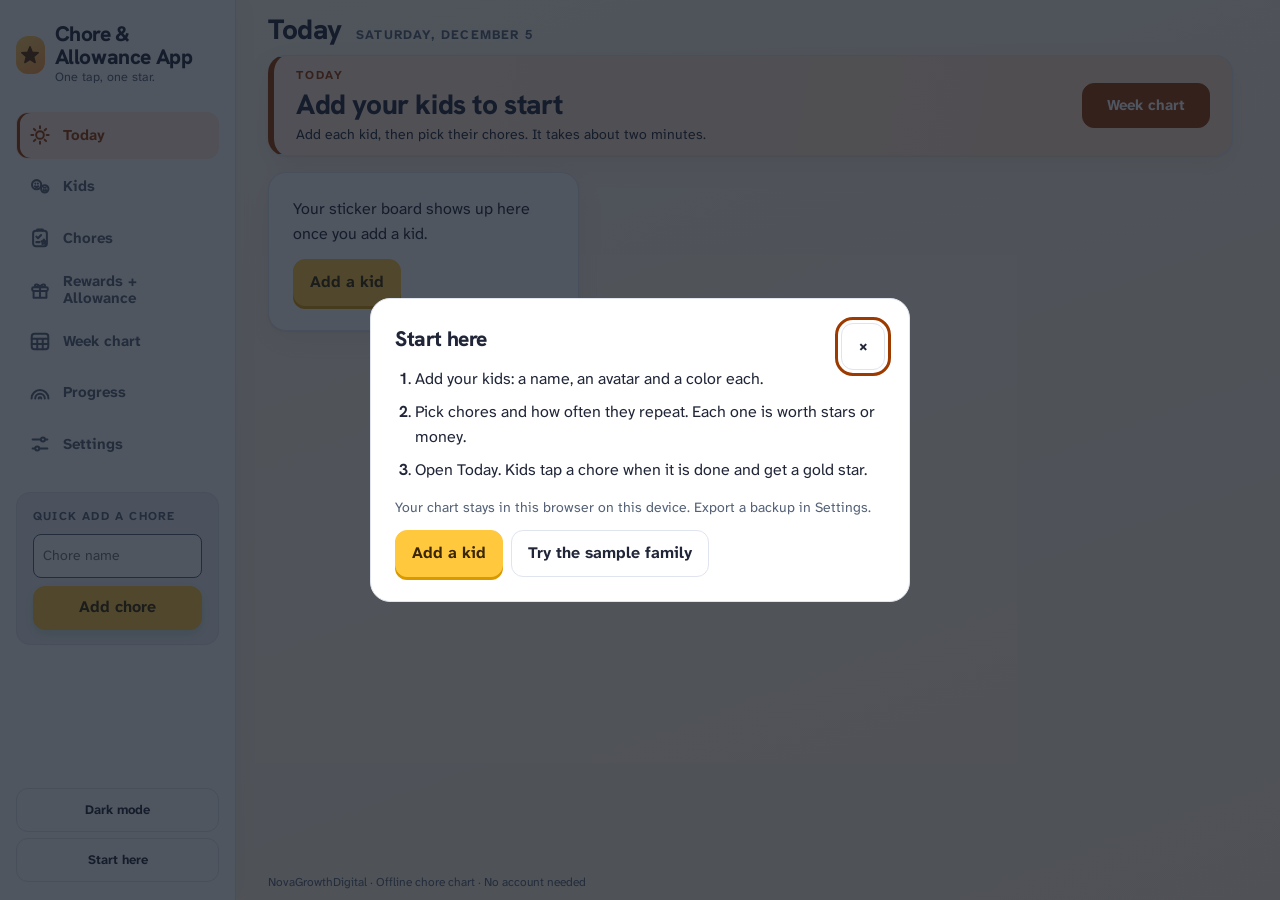
<file: chores/index.html>
<!doctype html>
<html lang="en" data-theme="light">
<head>
<meta charset="utf-8"><meta name="viewport" content="width=device-width, initial-scale=1">
<meta name="color-scheme" content="light dark"><meta name="apple-mobile-web-app-capable" content="yes"><meta name="mobile-web-app-capable" content="yes"><meta name="apple-mobile-web-app-title" content="Chore & Allowance">
<title>Chore &amp; Allowance App</title>
<style>
:root{color-scheme:light;--bg:#F7F8FC;--card:#FFFFFF;--raised:#EFF2F7;--line:#DFE4EE;--ink:#202638;--muted:#536176;--money:#D9F5DC;--mi:#1E6C30;--bill:#FEE8D8;--bi:#8A4603;--cal:#E1EEFE;--ci:#225B9C;--task:#F0E8FF;--ti:#674893;--band:#61AC6C;--on:#002207;--focus:#674893}
[data-theme=dark]{color-scheme:dark;--bg:#111927;--card:#233147;--raised:#36465E;--line:#36465E;--ink:#F2F5FA;--muted:#AFBBCD;--money:#233147;--mi:#A1E0A8;--bill:#233147;--bi:#FFBE90;--cal:#233147;--ci:#ADD1FE;--task:#233147;--ti:#D7C1FF;--focus:#D7C1FF}
*{box-sizing:border-box}body{margin:0;background:var(--bg);color:var(--ink);font:16px/1.55 Arial,Helvetica,sans-serif}button,input,select,textarea{font:inherit}button{min-height:44px;border:1px solid var(--line);border-radius:12px;padding:10px 16px;background:var(--card);color:var(--ink);cursor:pointer;font-weight:700}button:hover{background:var(--raised)}button.primary{background:var(--band);color:var(--on);border-color:var(--band)}button.small{padding:6px 12px;font-size:14px}button[aria-pressed=true],button[aria-current=page]{background:var(--task);color:var(--ti);border-color:var(--ti)}:focus-visible{outline:3px solid var(--focus);outline-offset:3px}input,select,textarea{width:100%;min-height:44px;background:var(--card);border:1px solid var(--muted);border-radius:8px;padding:9px;color:var(--ink)}input[type=checkbox]{width:20px;min-height:20px}label{display:block;font-size:14px;font-weight:700;color:var(--muted)}label input,label select{margin-top:5px}h1,h2,h3,p{margin:0 0 12px}h1{font-size:28px;letter-spacing:-.8px}h2{font-size:21px;letter-spacing:-.3px}h3{font-size:17px}.muted{color:var(--muted)}.eyebrow{font-size:12px;font-weight:700;letter-spacing:1.8px;text-transform:uppercase}.shell{max-width:1120px;margin:auto;padding:24px 32px 72px}.top,.row{display:flex;align-items:center;justify-content:space-between;gap:16px}.top{margin-bottom:24px}.brand{display:flex;align-items:center;gap:12px}.mark{background:var(--band);color:var(--on);padding:10px 12px;border-radius:12px;font-weight:800}.actions{display:flex;gap:8px;flex-wrap:wrap}nav{display:flex;gap:8px;margin:0 0 24px;flex-wrap:wrap}nav button{flex:1}.card{background:var(--card);border:1px solid var(--line);border-radius:20px;padding:24px;margin-bottom:20px}.hero{background:var(--money);border-top:6px solid var(--band);padding:32px}.hero .number{font-size:clamp(48px,7vw,80px);line-height:1.2;letter-spacing:-3px;color:var(--mi);font-weight:800;font-variant-numeric:tabular-nums;margin:12px 0}.hero .eyebrow{color:var(--mi)}.hero .subtitle{max-width:650px}.hero-foot{margin-top:24px;display:flex;gap:32px;flex-wrap:wrap}.hero-foot strong{display:block}.grid{display:grid;grid-template-columns:1fr 1fr;gap:20px}.grid .card{margin:0}.fields{display:grid;grid-template-columns:repeat(auto-fit,minmax(160px,1fr));gap:16px;margin:16px 0}.tone-bill{border-top:4px solid #FEA665;background:var(--bill)}.tone-cal{border-top:4px solid #6BAEFE;background:var(--cal)}.tone-task{border-top:4px solid #A17CDA;background:var(--task)}.line{padding:16px 0;border-bottom:1px solid var(--line)}.line:last-child{border:0}.line strong{display:block}.money{font-variant-numeric:tabular-nums;white-space:nowrap}.hint{font-size:14px;color:var(--muted)}.empty{padding:20px 0;color:var(--muted)}details{margin:16px 0}summary{cursor:pointer;font-weight:700;min-height:36px}progress{width:100%;height:10px;accent-color:var(--band)}[hidden]{display:none!important}.demo-ribbon{background:#A17CDA;color:#0A001A;text-align:center;padding:9px;font-weight:700}.status{min-height:28px;margin:8px 0;color:var(--mi);font-weight:700}.notice{padding:16px;background:var(--bill);color:var(--bi);border-radius:12px;margin-bottom:16px}.amounts{display:flex;gap:8px;margin:16px 0}.amounts button{flex:1}.calc .row{margin:10px 0}.total{border-top:1px solid var(--muted);padding-top:12px;font-weight:700}dialog{width:min(540px,94vw);max-height:90vh;overflow:auto;background:var(--card);color:var(--ink);border:1px solid var(--line);border-radius:20px;padding:24px}dialog::backdrop{background:#111927bb}dialog h2{margin-right:32px}.close{float:right}.focus #today-support{display:none}.list-actions{display:flex;gap:8px;flex-wrap:wrap;margin-top:8px}.spaced{margin-top:20px}.history{max-height:400px;overflow:auto}.footer{margin-top:24px;font-size:13px;color:var(--muted)}.pill{display:inline-block;border-radius:8px;background:var(--raised);padding:4px 10px;font-size:13px;font-weight:700}section>h2{margin-bottom:20px}.tablewrap{overflow-x:auto}table{border-collapse:collapse;width:100%}td,th{padding:10px;text-align:left;border-bottom:1px solid var(--line)}a{color:var(--ci)}
@media(max-width:650px){.shell{padding:16px 16px 40px}.top{align-items:flex-start}.top .actions{max-width:110px;justify-content:flex-end}.grid{grid-template-columns:1fr}.card{padding:20px}.hero{padding:24px}.hero-foot{gap:16px}nav{gap:6px}nav button{font-size:14px;padding:8px 6px}.row{flex-wrap:wrap}.number{letter-spacing:-2px!important}.fields{grid-template-columns:1fr}.brand .hint{max-width:160px}.top h1{font-size:21px}}
@media(prefers-reduced-motion:reduce){*,*::before,*::after{scroll-behavior:auto!important;animation:none!important;transition:none!important}}@media print{nav,.top .actions,button,.footer{display:none}.shell{padding:0}.card{break-inside:avoid}body{background:var(--card)}}

@font-face{font-family:'HankenD';font-weight:800;src:url([data-uri]) format('woff')}@font-face{font-family:'HankenM';font-weight:700;src:url([data-uri]) format('woff')}@font-face{font-family:'HankenN';font-weight:700;unicode-range:U+0024,U+0025,U+0030-0039;src:url([data-uri]) format('woff')}@font-face{font-family:'AtkNext';font-weight:400;src:url([data-uri]) format('woff')}@font-face{font-family:'AtkNext';font-weight:700;src:url([data-uri]) format('woff')}
/* ADHD Budget dashboard: sidebar + one-screen Today grid. Fonts: Hanken Grotesk 800 (display + big number), Atkinson Hyperlegible Next 400/700 (body); both OFL, Latin subset. */
:root{--bg2:#E9EDF7;--stepbg:linear-gradient(100deg,#F0E8FF,#E4D8FB);--stepbtn:#674893;--stepink:#FFFFFF;--hero:linear-gradient(145deg,#DCF6DF 0%,#EEF9EF 100%);--shadow:0 1px 2px #1B26421a,0 10px 28px #1B264214;--side:#FFFFFF;--navon:#F0E8FF;--chipsoon:var(--bill);--chipsoonink:var(--bi);--disp:'HankenD','Arial Black',Arial,sans-serif}
[data-theme=dark]{--bg2:#18253A;--stepbg:linear-gradient(100deg,#2B3552,#34345A);--stepbtn:#D7C1FF;--stepink:#1B0F2E;--hero:linear-gradient(145deg,#2A3F4E 0%,#233147 100%);--shadow:0 1px 2px #0006,0 12px 30px #0005;--side:#1A2538;--navon:#38325A;--chipsoon:#4A3A2E;--chipsoonink:#FFC9A3}
body{font-family:'AtkNext',Arial,Helvetica,sans-serif;background:var(--bg);background-image:linear-gradient(160deg,var(--bg) 0%,var(--bg2) 100%);background-attachment:fixed;min-height:100vh}
h1,h2,h3,.number,.mark{font-family:var(--disp)}h1,h2{letter-spacing:-.4px}
progress{-webkit-appearance:none;appearance:none;display:block;height:10px;border:0;border-radius:999px;background:var(--raised);overflow:hidden;accent-color:var(--band)}
progress::-webkit-progress-bar{background:var(--raised);border-radius:999px}progress::-webkit-progress-value{background:var(--band);border-radius:999px}progress::-moz-progress-bar{background:var(--band);border-radius:999px}
.card{box-shadow:var(--shadow);border-radius:18px}
.shell{max-width:none;padding:0;display:block}
.sidebar,.workspace,main,section{min-width:0}
.sidebar{background:var(--side);border-bottom:1px solid var(--line);padding:12px 16px;display:flex;align-items:center;justify-content:space-between;gap:12px}
.sidebar .top{margin:0;display:block}.brand{display:flex;align-items:center;gap:10px}.brand h1{font-size:20px;line-height:1.1;margin:0}.brand .hint{font-size:12px;max-width:none}
.mark{width:38px;height:38px;border-radius:12px;padding:0;display:grid;place-items:center;background:linear-gradient(145deg,#79C583,#4F9C5B);color:#fff}.mark svg{width:22px;height:22px}
.sidebar nav{position:fixed;left:0;right:0;bottom:0;z-index:8;margin:0;display:grid;grid-template-columns:repeat(6,minmax(0,1fr));gap:2px;background:var(--side);border-top:1px solid var(--line);padding:6px 4px max(6px,env(safe-area-inset-bottom));box-shadow:0 -6px 20px #1B26420f}
.sidebar nav button{display:flex;flex-direction:column;align-items:center;justify-content:center;gap:3px;min-height:52px;padding:6px 0;border-color:transparent;background:transparent;font-size:11px;line-height:1.15;font-weight:700;color:var(--muted);border-radius:10px}
.sidebar nav button svg{width:22px;height:22px;flex:none}.sidebar nav button[aria-current=page]{background:var(--navon);color:var(--ti);border-color:transparent}
.side-foot{display:flex;gap:6px;align-items:center}.side-foot #log-spend{display:none}.side-row{display:flex;gap:6px}.side-row button{min-height:36px;padding:6px 12px;font-size:13px}
.workspace{padding:16px 16px 96px}
.view-heading{display:flex;align-items:flex-end;justify-content:space-between;gap:12px;margin-bottom:12px}.view-heading h2{font-size:26px;margin:0}.view-heading .eyebrow{color:var(--muted);margin-bottom:2px;letter-spacing:1.2px}.view-heading>.hint{margin:0;text-align:right}
.status:empty{display:none}.status{margin:0 0 8px}
.workspace>.footer{margin-top:20px;text-align:center}
.dashboard-grid{display:grid;grid-template-columns:minmax(0,1fr);gap:14px}#today-support{display:contents}
.dashboard-grid>.card,#today-support>.card{margin:0;min-width:0;padding:18px}
.panel-heading{display:flex;align-items:center;gap:10px;margin:0 0 10px}.panel-heading h2{font-size:17px;margin:0;flex:1}.panel-heading .ico{width:30px;height:30px;border-radius:9px;display:grid;place-items:center;flex:none}.panel-heading .ico svg{width:18px;height:18px}
.ico.o{background:var(--bill);color:var(--bi)}.ico.b{background:var(--cal);color:var(--ci)}.ico.g{background:var(--money);color:var(--mi)}
[data-theme=dark] .ico.o,[data-theme=dark] .ico.b,[data-theme=dark] .ico.g{background:var(--raised)}
.panel-heading button{min-height:32px;padding:4px 8px;border:0;background:transparent;color:var(--muted);font-size:13px;white-space:nowrap}.panel-heading button:hover{color:var(--ink);background:var(--raised)}
#step-panel{order:1;background:var(--stepbg);border:1px solid var(--line);display:flex;align-items:center;justify-content:space-between;gap:14px;border-left:6px solid var(--ti)}
#step-panel .eyebrow{color:var(--ti)}#step-panel h2{margin:2px 0 0;font-size:19px;line-height:1.25}
#step-panel button{background:var(--stepbtn);color:var(--stepink);border-color:var(--stepbtn);white-space:nowrap;flex:none}
.hero{order:2;background:var(--hero);border:1px solid var(--line);position:relative;display:flex;flex-direction:column}
.hero .row{align-items:center}.hero .eyebrow{color:var(--mi);font-size:12px}
.hero .number{font-family:var(--disp);font-size:60px;line-height:1.02;letter-spacing:-2px;margin:10px 0 6px;color:var(--mi);font-weight:800;font-variant-numeric:tabular-nums;font-feature-settings:'tnum' 1}
.hero .subtitle{font-size:14px;line-height:1.4;margin:0 0 12px;color:var(--ink);max-width:62ch}
.period{margin:0 0 12px}.period .row{margin-bottom:6px;gap:8px;flex-wrap:nowrap}.period .hint{color:var(--ink);font-size:13px}.period progress{height:12px}.period progress::-webkit-progress-bar{background:#ffffffb3}[data-theme=dark] .period progress::-webkit-progress-bar{background:#111927}
.hero-foot{display:grid;grid-template-columns:repeat(3,minmax(0,1fr));gap:10px;margin:0 0 12px;padding-top:12px;border-top:1px solid #1E6C3033}[data-theme=dark] .hero-foot{border-color:#A1E0A833}.hero-foot>div{min-width:0}.hero-foot .hint{display:block;color:var(--muted);font-size:12px;line-height:1.25}.hero-foot strong{display:block;font-size:15px;line-height:1.3;overflow-wrap:anywhere}
.hero-actions{display:flex;flex-wrap:wrap;align-items:center;gap:8px}.chips{display:flex;gap:8px;flex-wrap:wrap}.chips:empty{display:none}
.chips button{min-height:38px;padding:6px 12px;border-radius:999px;font-size:13px;background:var(--card);border:1px solid var(--line)}.chips button span{color:var(--muted);font-weight:400;margin-left:4px}
.mobile-only{display:inline-flex;align-items:center;justify-content:center}
.hero-actions details{margin:0 0 0 auto}.hero summary{font-size:13px;color:var(--mi);min-height:30px}.hero details[open]{position:absolute;z-index:4;inset:12px 12px auto;background:var(--card);border:1px solid var(--line);border-radius:16px;padding:18px;box-shadow:var(--shadow);max-height:80%;overflow:auto}.hero details[open] summary{color:var(--ink)}
#goal-panel{order:5}#bills-panel{order:3}#envelopes-panel{order:4}
#upcoming .line{padding:8px 0}#upcoming .row{gap:10px;flex-wrap:nowrap}#upcoming .row>div{min-width:0;flex:1}#upcoming strong{overflow-wrap:anywhere}
.chip{display:inline-block;border-radius:999px;padding:3px 10px;font-size:12px;font-weight:700;white-space:nowrap;background:var(--raised);color:var(--muted)}.chip.soon{background:var(--chipsoon);color:var(--chipsoonink)}
#upcoming .amt{min-width:72px;text-align:right}
#envelope-summary{display:grid;grid-template-columns:repeat(auto-fit,minmax(220px,1fr));gap:4px 24px}
.envelope-row{padding:6px 0;min-width:0}.envelope-row .row{gap:8px;flex-wrap:nowrap;margin-bottom:5px}.envelope-row strong{font-size:14px;line-height:1.2;overflow-wrap:anywhere}.envelope-row .money{font-size:13px;font-weight:700;color:var(--ci)}.envelope-row .hint{font-size:12px;margin:4px 0 0;line-height:1.3}.envelope-row progress{height:8px}
#envelope-summary progress::-webkit-progress-value{background:var(--ci)}#envelope-summary progress::-moz-progress-bar{background:var(--ci)}
.carry{color:var(--mi);font-weight:700}
#goal-summary h3{margin:0 0 4px;font-size:16px}.goal-amount{margin:4px 0 8px;gap:8px;align-items:baseline}.goal-amount strong{font-family:var(--disp);font-size:26px;color:var(--mi);letter-spacing:-.5px}.goal-amount .hint{margin:0}#goal-summary progress{height:12px}#goal-summary>.hint{margin:8px 0 0}
.empty{padding:8px 0;margin:0;font-size:14px}
.dashboard-grid .row{flex-wrap:nowrap}
@media(min-width:700px) and (max-width:1023px){.workspace{padding:20px 24px 100px}.dashboard-grid{grid-template-columns:repeat(2,minmax(0,1fr))}#step-panel,.hero{grid-column:1 / -1}#envelopes-panel{grid-column:1 / -1;order:6}.hero .number{font-size:76px}.view-heading h2{font-size:30px}.hero-foot strong{font-size:17px}.sidebar{padding:14px 24px}}
@media(max-width:699px){.demo-ribbon{font-size:12px;padding:6px 12px}.hero .pill{white-space:nowrap}.hero-actions details{margin:6px 0 0}.view-heading{margin-bottom:10px}.workspace{padding-top:12px}.hero .eyebrow{font-size:11px;letter-spacing:1px}.view-heading h2{font-size:22px}.view-heading>.hint{display:none}.sidebar .brand .hint{display:none}.mobile-only{width:100%}.hero-actions{flex-direction:column;align-items:stretch}.chips{justify-content:flex-start}#step-panel{flex-direction:column;align-items:stretch;padding:14px 16px}#step-panel button{width:100%}.hero-foot{grid-template-columns:1fr 1fr}.hero-foot>div:first-child{grid-column:1 / -1}}
@media(min-width:1024px){
html,body{height:100%}body{height:100dvh;overflow:hidden;display:flex;flex-direction:column;min-height:0}
.demo-ribbon{flex:none;padding:6px 9px;font-size:14px}
.shell{flex:1;min-height:0;width:100%;margin:0;display:grid;grid-template-columns:236px minmax(0,1fr)}
.sidebar{position:static;display:flex;flex-direction:column;align-items:stretch;justify-content:flex-start;gap:18px;padding:22px 16px 18px;border-bottom:0;border-right:1px solid var(--line);min-height:0;overflow:auto;box-shadow:2px 0 24px #1B26420a}
.brand h1{font-size:21px}.brand .hint{font-size:12.5px}
.sidebar nav{position:static;display:flex;flex-direction:column;gap:4px;padding:0;border:0;background:transparent;box-shadow:none;margin:0}
.sidebar nav button{flex-direction:row;justify-content:flex-start;gap:12px;min-height:46px;padding:10px 12px;font-size:15px;text-align:left;font-weight:700;border-radius:12px}
.sidebar nav button[aria-current=page]{box-shadow:inset 3px 0 0 var(--ti)}
.side-foot{margin-top:auto;flex-direction:column;align-items:stretch;gap:10px}.side-foot #log-spend{display:block;width:100%;min-height:50px;font-size:16px;box-shadow:0 6px 16px #4F9C5B40}.side-row{display:grid;grid-template-columns:1fr 1fr}.side-row button{min-height:40px}
.workspace{padding:22px 32px 14px;overflow-y:auto;scrollbar-gutter:stable;display:flex;flex-direction:column;min-height:0}
.view-heading{flex:none;margin-bottom:14px}.view-heading h2{font-size:30px}.view-heading .eyebrow{font-size:13px}
.workspace>.footer{flex:none;margin-top:10px;font-size:12px;text-align:left}
.workspace>main{flex:1 0 auto;min-height:0;display:flex;flex-direction:column}
#today{flex:1;min-height:0}
.dashboard-grid{height:100%;min-height:620px;grid-template-columns:minmax(0,1.45fr) minmax(0,1fr);grid-template-rows:auto minmax(0,1.5fr) minmax(0,1fr);gap:16px}
#step-panel{grid-column:1 / -1;grid-row:1;padding:14px 22px}#step-panel h2{font-size:23px}#step-panel button{min-height:46px;padding:10px 24px;font-size:15px}
.hero{grid-column:1;grid-row:2;padding:22px 26px;overflow:hidden}
.hero .number{font-size:clamp(64px,6.4vw,92px);margin:12px 0 8px}.hero .subtitle{font-size:15px;display:-webkit-box;-webkit-line-clamp:2;-webkit-box-orient:vertical;overflow:hidden}
.hero-foot strong{font-size:17px}
.mobile-only{display:none}
.hero-actions{margin-top:auto}
#bills-panel{grid-column:2;grid-row:2;overflow:auto}#envelopes-panel{grid-column:1;grid-row:3;overflow:auto}#goal-panel{grid-column:2;grid-row:3;overflow:auto}
.dashboard-grid>.card,#today-support>.card{padding:18px 22px}
#bills-panel,#envelopes-panel,#goal-panel{scrollbar-width:thin}
.panel-heading h2{font-size:18px}
}
.focus #today-support,.focus .hero-foot,.focus .period,.focus .hero details,.focus .chips,.focus #safe-copy,.focus #sample-label,.focus .workspace>.footer{display:none}
.focus .hero-actions{margin-top:0}
@media(min-width:1024px){.focus .dashboard-grid{grid-template-columns:minmax(0,1fr);grid-template-rows:auto minmax(0,1fr);min-height:0}.focus .hero{grid-column:1;grid-row:2;align-items:center;justify-content:center;text-align:center}.focus .hero .number{font-size:clamp(96px,11vw,170px)}.focus .hero .row{justify-content:center}}
@media print{body{height:auto;overflow:visible;display:block;background:#fff}.sidebar,.view-heading{display:none}.shell{display:block}.workspace{overflow:visible;padding:0}.dashboard-grid{height:auto;min-height:0}}
/* round 2 */
body{font-family:'HankenN','AtkNext',Arial,Helvetica,sans-serif}
.money,.amt,.hero-foot strong,#calculation strong,.chips button span,.number .cur,.number .cents,.chip{font-family:'HankenM','HankenD',Arial,Helvetica,sans-serif;font-weight:700;font-variant-numeric:tabular-nums}
.number .cur,.number .cents{font-size:.55em;vertical-align:top;display:inline-block;line-height:1;margin-top:.16em;letter-spacing:-.5px}.number .cur{margin-right:.05em}.number .cents{margin-left:.04em}
.goal-amount strong{font-family:'HankenM','HankenD',Arial,sans-serif;font-weight:700}
.period progress::-webkit-progress-bar{background:#9CC9A5}.period progress::-webkit-progress-value{background:#1E6C30}.period progress::-moz-progress-bar{background:#1E6C30}
[data-theme=dark] .period progress::-webkit-progress-bar{background:#05080D}[data-theme=dark] .period progress::-webkit-progress-value{background:#A1E0A8}[data-theme=dark] .period progress::-moz-progress-bar{background:#A1E0A8}
.more{font-size:12px;color:var(--muted);padding:6px 0 0;margin:0}
.goal-row{padding:4px 0}.goal-row+.goal-row{margin-top:10px;padding-top:12px;border-top:1px solid var(--line)}.goal-row .row{gap:8px;margin-bottom:6px;align-items:baseline}.goal-row strong{font-size:15px}.goal-row .money{font-size:16px;color:var(--mi);white-space:nowrap}.goal-row .money .hint{font-weight:400;font-family:'AtkNext',Arial,sans-serif}.goal-row progress{height:10px}.goal-row>.hint{margin:6px 0 0;font-size:12px}
.quick-log{display:none}.linklike{background:transparent;border:0;box-shadow:none;color:var(--muted);text-decoration:underline;font-size:13px;min-height:36px;padding:4px 8px}.linklike:hover{color:var(--ink);background:transparent}
@media(max-width:649px){.hero .eyebrow .long{display:none}}
@media(min-width:1024px){
.quick-log{display:grid;gap:8px;background:var(--raised);border:1px solid var(--line);border-radius:14px;padding:12px}
.ql-title{font-size:12px;font-weight:700;letter-spacing:1.2px;text-transform:uppercase;color:var(--muted);margin:0}
.ql-row{display:flex;gap:6px;align-items:center}.ql-row input,.ql-row select{flex:1;min-width:0;min-height:40px;font-size:14px;padding:6px 8px;margin:0;width:100%}.ql-row input{flex:.9}.ql-row select{flex:1.1}
.ql-row .primary{flex:1;min-height:40px;box-shadow:0 4px 12px #4F9C5B40}.side-foot .linklike{flex:none;display:inline-flex;align-items:center;justify-content:center;width:auto;min-height:36px;font-size:13px;box-shadow:none}
.number .cur,.number .cents{font-size:.5em}
}
@media(min-width:1024px){
.workspace{padding:14px 32px 8px}
.view-heading{margin-bottom:10px}.view-heading>div{display:flex;align-items:baseline;gap:14px;flex-wrap:wrap}.view-heading h2{order:0;font-size:28px;line-height:1.1}.view-heading .eyebrow{order:1;margin:0}
.dashboard-grid{grid-template-rows:auto minmax(0,1fr) auto;gap:14px}
#step-panel{padding:10px 22px}#step-panel h2{font-size:21px}#step-panel button{min-height:42px}
.hero{padding:18px 26px}.hero .number{font-size:clamp(60px,5.8vw,84px);margin:8px 0 4px}
.workspace>.footer{margin-top:6px}
.envelope-row{padding:3px 0}.envelope-row .row{margin-bottom:4px}
.dashboard-grid>.card,#today-support>.card{padding:16px 22px}
}
.env-name{display:flex;align-items:center;gap:8px;min-width:0}.env-name .carry{font-size:11px;font-weight:700;background:var(--money);color:var(--mi);border-radius:999px;padding:2px 8px;white-space:nowrap}
[data-theme=dark] .env-name .carry{background:var(--raised)}
.money .hint,.goal-row .hint,.goal-amount .hint{font-family:inherit;font-weight:700}
.ql-row .primary{flex:none;padding:0 22px}.ql-row .linklike{flex:1;min-width:0;white-space:nowrap;padding:4px 2px}
.goal-row .money .hint{font-family:'HankenN','AtkNext',Arial,sans-serif;font-weight:400}
/* round 3 */
@media(min-width:1024px){
.sidebar{gap:24px}.sidebar nav+.quick-log{margin-top:0}
.quick-log{padding:14px 16px;gap:10px}.ql-row{gap:8px}
.ql-row .linklike{background:none;border:0;box-shadow:none;text-decoration:none;color:var(--muted);flex:1;text-align:center;padding:4px 0}
.ql-row .linklike:hover,.ql-row .linklike:focus-visible{text-decoration:underline;color:var(--ink);background:none}
}
.envelope-row .env-name{min-width:0;flex-wrap:wrap;gap:6px}.envelope-row .hint{white-space:nowrap;overflow:hidden;text-overflow:ellipsis}
[data-theme=dark] .period progress::-webkit-progress-bar{background:#4B6276}[data-theme=dark] .period progress::-moz-progress-bar{background:#A1E0A8}
@media(max-width:649px){
.chips{flex-wrap:nowrap;gap:6px;overflow-x:auto;scrollbar-width:none;max-width:100%}.chips::-webkit-scrollbar{display:none}
.chips button{flex:none;min-height:34px;padding:4px 9px;font-size:12px}.chips button span{margin-left:3px}
.hero details{margin-bottom:8px}
}
@media(min-width:1024px){.ql-row input{flex:1.25;padding:6px 8px;font-size:13px}.ql-row select{flex:1;font-size:13px;padding:6px 4px}}
@media(min-width:1024px){.ql-row select{padding:6px 18px 6px 6px;text-overflow:ellipsis}.ql-row input{flex:1.1}}
@media(min-width:1024px){.ql-row input{flex:.8}.ql-row select{flex:1.2;padding:6px 14px 6px 6px}}
@media(min-width:1024px){.ql-row input{flex:1}.ql-row select{flex:1.2}}
@media(min-width:1024px){.ql-row input{flex:.85}.ql-row select{flex:1.3;padding-left:8px}}

/* round 4: make it yours + calm motion */
[data-theme=light][data-accent=ocean]{--task:#E7F1FE;--ti:#275086;--focus:#275086;--stepbg:linear-gradient(100deg,#E7F1FE,#D6E6FA);--stepbtn:#275086;--stepink:#FFFFFF;--navon:#E7F1FE;--bg:#F6F9FB;--bg2:#E9EEF4}
[data-theme=dark][data-accent=ocean]{--ti:#9FC2EF;--focus:#9FC2EF;--stepbg:linear-gradient(100deg,#2B3B50,#35455A);--stepbtn:#9FC2EF;--stepink:#0F1D2E;--navon:#33455B}
[data-theme=light][data-accent=teal]{--task:#EBFAF9;--ti:#105B59;--focus:#105B59;--stepbg:linear-gradient(100deg,#EBFAF9,#DCF4F3);--stepbtn:#105B59;--stepink:#FFFFFF;--navon:#EBFAF9;--bg:#F7FBFA;--bg2:#EBF2F2}
[data-theme=dark][data-accent=teal]{--ti:#7BEAE6;--focus:#7BEAE6;--stepbg:linear-gradient(100deg,#2B504E,#355A59);--stepbtn:#7BEAE6;--stepink:#0F2E2D;--navon:#335B5A}
[data-theme=light][data-accent=rose]{--task:#FDE7EF;--ti:#862D4D;--focus:#862D4D;--stepbg:linear-gradient(100deg,#FDE7EF,#F9D7E4);--stepbtn:#862D4D;--stepink:#FFFFFF;--navon:#FDE7EF;--bg:#FBF7F8;--bg2:#F3E9ED}
[data-theme=dark][data-accent=rose]{--ti:#F1ACC5;--focus:#F1ACC5;--stepbg:linear-gradient(100deg,#502B38,#5A3542);--stepbtn:#F1ACC5;--stepink:#2E0F1B;--navon:#5B3342}
[data-theme=light][data-accent=marigold]{--task:#FEF6E6;--ti:#6D4B09;--focus:#6D4B09;--stepbg:linear-gradient(100deg,#FEF6E6,#FBEED6);--stepbtn:#6D4B09;--stepink:#FFFFFF;--navon:#FEF6E6;--bg:#FBFAF6;--bg2:#F4F0E9}
[data-theme=dark][data-accent=marigold]{--ti:#EAC57B;--focus:#EAC57B;--stepbg:linear-gradient(100deg,#50432B,#5A4E35);--stepbtn:#EAC57B;--stepink:#2E240F;--navon:#5B4E33}
[data-theme=light][data-accent=graphite]{--task:#F1F2F4;--ti:#485060;--focus:#485060;--stepbg:linear-gradient(100deg,#F1F2F4,#E6E7EA);--stepbtn:#485060;--stepink:#FFFFFF;--navon:#F1F2F4;--bg:#F9F9F9;--bg2:#EEEEEF}
[data-theme=dark][data-accent=graphite]{--ti:#B1C0DD;--focus:#B1C0DD;--stepbg:linear-gradient(100deg,#2B3750,#35415A);--stepbtn:#B1C0DD;--stepink:#0F192E;--navon:#33415B}[data-accent]:not([data-accent=lavender]) .demo-ribbon{background:var(--stepbtn);color:var(--stepink)}
fieldset{border:0;padding:0;margin:0 0 14px;min-width:0}legend{font-size:14px;font-weight:700;color:var(--muted);padding:0;margin-bottom:6px}
.seg{display:flex;gap:8px;flex-wrap:wrap}.seg label{display:flex;align-items:center;gap:8px;min-height:44px;padding:8px 14px;border:1px solid var(--line);border-radius:12px;background:var(--card);color:var(--ink);cursor:pointer;font-size:14px;margin:0}.seg label:has(input:checked){background:var(--task);border-color:var(--ti);color:var(--ti)}.seg input{width:20px;min-height:20px;height:20px;margin:0;accent-color:var(--ti)}
.swatches{display:flex;gap:14px;flex-wrap:wrap}
button.swatch,button.swatch:hover,button.swatch[aria-pressed=true]{display:flex;flex-direction:column;align-items:center;gap:6px;background:none;border:0;padding:4px;min-height:0;font-size:13px;font-weight:700;color:var(--ink)}
.swatch i{display:block;width:44px;height:44px;border-radius:50%;background:var(--sw-l);box-shadow:0 0 0 1px var(--muted)}
[data-theme=dark] .swatch i{background:var(--sw-d)}
.swatch[aria-pressed=true] i{box-shadow:0 0 0 3px var(--card),0 0 0 5px var(--ti)}
.swatch[aria-pressed=true] i::after{content:"\2713";display:grid;place-items:center;height:100%;font-style:normal;font-weight:800;font-size:20px;color:#fff}
[data-theme=dark] .swatch[aria-pressed=true] i::after{color:#111927}
.swatch:focus-visible{outline:3px solid var(--focus);outline-offset:2px;border-radius:12px}
.swatch-custom{display:flex;flex-direction:column;align-items:center;gap:6px;position:relative;padding:4px;font-size:13px;font-weight:700;color:var(--ink);cursor:pointer;margin:0}
.swatch-custom input{position:absolute;top:4px;left:50%;width:44px;height:44px;min-height:44px;margin:0 0 0 -22px;padding:0;border:0;opacity:0;cursor:pointer}
.swatch-custom i{background:conic-gradient(#E0405A,#F2B134,#7BC96F,#3FB6D9,#7A5CC8,#E0405A)}
[data-theme=dark] .swatch-custom i{background:conic-gradient(#E0405A,#F2B134,#7BC96F,#3FB6D9,#7A5CC8,#E0405A)}
.swatch-custom.on i,[data-theme=dark] .swatch-custom.on i{background:var(--cs);box-shadow:0 0 0 3px var(--card),0 0 0 5px var(--ti)}
.swatch-custom.on i::after{content:"\2713";display:grid;place-items:center;height:100%;font-style:normal;font-weight:800;font-size:20px;color:var(--ck)}
.swatch-custom:focus-within{outline:3px solid var(--focus);outline-offset:2px;border-radius:12px}
.payoff{font-size:14px;margin:6px 0 0;color:var(--ink)}.payoff+.payoff{margin-top:2px;color:var(--muted)}.payoff strong{display:inline}
.checkpop{display:inline-block;width:18px;height:18px;margin-right:8px;vertical-align:-3px;color:var(--mi)}.checkpop svg{display:block;width:18px;height:18px}
#backup-resume{display:flex;align-items:center;gap:12px;flex-wrap:wrap}
@media(prefers-reduced-motion:no-preference){
@keyframes pgin{from{opacity:0}to{opacity:1}}
main>section:not([hidden]){animation:pgin .15s ease-out both}
progress::-webkit-progress-value{transition:width .45s ease}
@keyframes fillin{from{transform:scaleX(0)}to{transform:scaleX(1)}}
.pg-anim progress::-webkit-progress-value{transform-origin:left center;animation:fillin .6s ease-out both}
@keyframes cpop{0%{transform:scale(.3);opacity:0}65%{transform:scale(1.2);opacity:1}100%{transform:scale(1);opacity:1}}
.checkpop{animation:cpop .4s cubic-bezier(.2,1.2,.4,1) both}
@keyframes gglow{0%{box-shadow:0 0 0 0 transparent}30%{box-shadow:0 0 0 6px var(--money)}100%{box-shadow:0 0 0 0 transparent}}
.reached{border-radius:12px;animation:gglow 1.5s ease-out 1}
}
html:not([lang=en]) .ql-row .primary{padding:0 12px}
#calculation .row>span{min-width:0;overflow-wrap:anywhere;hyphens:auto}#calculation .row>.money{flex:none}
/* round 5: bill calendar (Bills page) */
#cal-details{margin:0}#bill-cal summary{display:flex;align-items:center;justify-content:space-between;gap:12px;min-height:44px;cursor:pointer;list-style:none}
#bill-cal summary::-webkit-details-marker{display:none}
#bill-cal summary h3{margin:0}
#bill-cal summary::after{content:'';flex:none;width:9px;height:9px;border-right:2.5px solid var(--ci);border-bottom:2.5px solid var(--ci);transform:rotate(45deg);margin:-5px 8px 0 0}
#bill-cal details[open]>summary::after{transform:rotate(-135deg);margin-top:5px}
.cal-head{display:flex;align-items:center;gap:8px;margin:10px 0;flex-wrap:wrap}
.cal-head strong{flex:1 1 160px;font-family:var(--disp);font-size:18px;color:var(--ci)}
.cal-nav{display:flex;gap:6px}
.cal-nav button{min-width:44px;font-size:15px}
#cal-prev,#cal-next{font-size:22px;line-height:1;padding:4px 12px}
.cal-grid{display:grid;grid-template-columns:repeat(7,minmax(0,1fr));gap:4px}
.cal-wd{font-size:12px;font-weight:700;color:var(--muted);text-align:center;padding:2px 0;text-transform:uppercase;letter-spacing:.4px;overflow:hidden;text-overflow:ellipsis;white-space:nowrap}
.cal-day,button.cal-day{min-height:64px;min-width:0;padding:4px 5px;margin:0;border-radius:10px;background:var(--card);border:1px solid var(--line);color:var(--ink);display:flex;flex-direction:column;align-items:stretch;justify-content:flex-start;gap:3px;font-weight:400;text-align:left;overflow:hidden;box-shadow:none}
button.cal-day:hover{border-color:var(--ci)}
button.cal-day[aria-pressed=true]{border:2px solid var(--ti);background:var(--task)}
.cal-pad{background:transparent;border-color:transparent}
.cal-n{font-size:13px;font-weight:700;line-height:20px;align-self:flex-start;min-width:20px}
.cal-day[aria-current=date]{border:2px solid var(--ci)}
.cal-day[aria-current=date] .cal-n{background:var(--ci);color:var(--card);border-radius:999px;text-align:center;padding:0 6px}
.cal-dots{display:flex;flex-direction:column;gap:2px;min-width:0}
.cal-bill{display:flex;align-items:center;gap:3px;font-size:12px;font-weight:700;line-height:1.3;border-radius:6px;padding:1px 4px;min-width:0;white-space:nowrap;overflow:hidden}
.cal-bill .cal-name{overflow:hidden;text-overflow:ellipsis;min-width:0}
.cal-bill .cal-amt{margin-left:auto;padding-left:4px;font-variant-numeric:tabular-nums;flex:none}
.cal-bill .cal-mark:empty{display:none}
.cal-bill.due,.cal-bill.over,.cal-tag.due,.cal-tag.over{background:var(--chipsoon);color:var(--chipsoonink)}
.cal-bill.over,.cal-tag.over{box-shadow:inset 0 0 0 1.5px var(--chipsoonink)}
.cal-bill.paid,.cal-tag.paid{background:var(--money);color:var(--mi)}
[data-theme=dark] .cal-bill.paid,[data-theme=dark] .cal-tag.paid{background:transparent;box-shadow:inset 0 0 0 1px var(--mi)}
.cal-more{font-size:12px;font-weight:700;color:var(--muted)}
.cal-foot{display:flex;flex-wrap:wrap;justify-content:space-between;align-items:center;gap:6px 16px;margin-top:10px}
.cal-legend{display:flex;flex-wrap:wrap;gap:4px 14px;font-size:13px;color:var(--muted)}
.cal-key::before{content:'';display:inline-block;width:10px;height:10px;border-radius:50%;margin-right:6px;vertical-align:-1px}
.cal-key.paid::before{background:var(--mi)}.cal-key.due::before{background:var(--bi)}.cal-key.over::before{background:var(--bi);box-shadow:0 0 0 2px var(--cal),0 0 0 3.5px var(--bi);width:8px;height:8px;margin-left:2px}
#cal-day{margin-top:8px}
#cal-day .row{gap:10px;align-items:center;padding:8px 0}
#cal-day .row>span:first-child{flex:1;min-width:0;overflow-wrap:anywhere;font-weight:700}
.cal-tag{border-radius:999px;padding:2px 10px;font-size:12px;font-weight:700;white-space:nowrap}
@media(max-width:1279px){.cal-bill .cal-amt{display:none}}
@media(max-width:699px){.cal-head strong{font-size:17px}.cal-day,button.cal-day{min-height:46px;padding:3px;align-items:center;gap:4px}.cal-n{align-self:center;font-size:13px}
.cal-dots{flex-direction:row;flex-wrap:wrap;justify-content:center;gap:3px}.cal-bill{width:8px;height:8px;padding:0;border-radius:50%;flex:none}.cal-bill>*{display:none}
.cal-bill.due,.cal-bill.over{background:var(--bi)}.cal-bill.paid{background:var(--mi)}.cal-bill.over{box-shadow:0 0 0 1.5px var(--card),0 0 0 3px var(--bi)}[data-theme=dark] .cal-bill.paid{background:var(--mi);box-shadow:none}.cal-wd{font-size:11px;letter-spacing:0}}
@media(prefers-reduced-motion:no-preference){button.cal-day{transition:border-color .15s ease,background-color .15s ease}}
/* Chore & Allowance App: own identity on the Budget App shell. Sunny gold = stars and primary actions; tangerine = default accent; night sky = dark. Kid colors carry one meaning: whose card/chore it is. Gold star = done, in every palette. */
:root,[data-theme=light]{--band:#FFC83D;--on:#3A2700;--hero:linear-gradient(145deg,#FFF1C9,#FFF8E6);--gold:#F5B301;--goldk:#8A5A00;--slot:#C9B79C;--shadow:0 1px 2px #5A3A0F1a,0 10px 28px #5A3A0F14}
[data-theme=dark]{--bg:#121829;--bg2:#1B2240;--card:#222B47;--raised:#323C5E;--line:#323C5E;--side:#182039;--ink:#F4F1EA;--muted:#B9BED3;--band:#FFC83D;--on:#2A1D00;--money:#222B47;--bill:#222B47;--cal:#222B47;--task:#222B47;--hero:linear-gradient(145deg,#2A2F52,#222B47);--gold:#FFC83D;--goldk:#FFE29A;--slot:#56618A;--shadow:0 1px 2px #0006,0 12px 30px #0005}
[data-theme=light][data-accent=tangerine]{--task:#FFEBDA;--ti:#9C3A00;--focus:#9C3A00;--stepbg:linear-gradient(100deg,#FFEBDA,#FFE0C4);--stepbtn:#9C3A00;--stepink:#FFFFFF;--navon:#FFEBDA;--bg:#FFF9EF;--bg2:#FDEFD9}
[data-theme=dark][data-accent=tangerine]{--ti:#FFB27A;--focus:#FFB27A;--stepbg:linear-gradient(100deg,#4A3022,#55392A);--stepbtn:#FFB27A;--stepink:#2E1606;--navon:#4D3324}
.mark{background:linear-gradient(145deg,#FFD25E,#FF9A3D);color:#5A2E00}.mark svg{width:22px;height:22px}
button.primary{box-shadow:0 3px 0 #D99A00}[data-theme=dark] button.primary{box-shadow:0 3px 0 #A87A10}
/* kid colors (tint + ink, 4.5:1 or better both themes) */
.kc-sky{--kt:#DCEFFC;--ki:#0B5285}.kc-leaf{--kt:#DDF4E0;--ki:#1C6A2E}.kc-sun{--kt:#FFF0BF;--ki:#6E4A00}.kc-berry{--kt:#FCE1EB;--ki:#96204F}.kc-plum{--kt:#ECE4FC;--ki:#5A3796}.kc-coral{--kt:#FFE3D8;--ki:#A0341A}
[data-theme=dark] .kc-sky,[data-theme=dark] .kc-leaf,[data-theme=dark] .kc-sun,[data-theme=dark] .kc-berry,[data-theme=dark] .kc-plum,[data-theme=dark] .kc-coral{--kt:var(--raised)}
[data-theme=dark] .kc-sky{--ki:#9ED2F8}[data-theme=dark] .kc-leaf{--ki:#A1E0A8}[data-theme=dark] .kc-sun{--ki:#FFD666}[data-theme=dark] .kc-berry{--ki:#F5A6C4}[data-theme=dark] .kc-plum{--ki:#D0BAFF}[data-theme=dark] .kc-coral{--ki:#FFB39B}
/* shell: nav, header, quick add (SHELL GAP fixes: 44 px header buttons that never wrap) */
.sidebar nav{grid-template-columns:repeat(7,minmax(0,1fr))}
.sidebar nav .ns{display:inline}.sidebar nav .nl{display:none}
.sidebar nav button span{max-width:100%;overflow-wrap:anywhere;text-align:center}
.side-row button,.panel-heading button{min-height:44px;white-space:nowrap}
.side-foot #start-again{display:none}
@media(min-width:1024px){.sidebar nav .ns{display:none}.sidebar nav .nl{display:inline}.sidebar nav button span{text-align:left}.side-foot #start-again{display:block}.side-row{grid-template-columns:minmax(0,1fr)}}
.quick-add{display:none}
@media(min-width:1024px){.quick-add{display:grid;gap:8px;background:var(--raised);border:1px solid var(--line);border-radius:14px;padding:14px 16px}.quick-add input{min-height:44px;margin:0;font-size:14px}.quick-add .ql-row .primary{flex:1;min-height:44px;padding:0 12px}}
.quick-add .ql-row{display:grid;gap:2px}
body.kidmode .sidebar nav,body.kidmode .quick-add,body.kidmode .side-foot,body.kidmode .view-heading .eyebrow{display:none}
/* SHELL GAP fix: chip rows wrap on phone instead of hiding chips off-screen */
.chips.wrap,.chips.lib{flex-wrap:wrap;overflow:visible}
.chips.wrap button,.chips button{min-height:44px;flex:none;padding:6px 14px;font-size:14px}
/* common */
.pill.gold{background:#FFF1C9;color:#6E4A00}[data-theme=dark] .pill.gold{background:var(--raised);color:var(--goldk)}
.pill.kc{background:var(--kt);color:var(--ki)}
.av{flex:none;width:52px;height:52px;border-radius:50%;display:grid;place-items:center;font-size:28px;line-height:1;background:var(--kt);box-shadow:inset 0 0 0 3px var(--ki)}
.av.sm{width:36px;height:36px;font-size:20px;box-shadow:inset 0 0 0 2px var(--ki)}
.who{display:flex;align-items:center;gap:12px;min-width:0}.who h3{margin:0;font-size:20px;line-height:1.15;overflow-wrap:anywhere}.who .sub{display:flex;flex-wrap:wrap;gap:4px 8px;align-items:center;font-size:13px;color:var(--muted);margin-top:2px}
.who .sub b{color:var(--ink);font-family:'HankenM','HankenD',Arial,sans-serif}
.num{font-family:'HankenM','HankenD',Arial,sans-serif;font-weight:700;font-variant-numeric:tabular-nums}
.empty{padding:12px 0}
.row-actions{display:flex;gap:6px;flex-wrap:wrap}.row-actions button{min-height:44px;padding:6px 12px;font-size:14px}
.form-row{display:flex;gap:8px;flex-wrap:wrap;align-items:flex-end;margin:8px 0}.form-row>label{flex:1 1 140px;min-width:0}.form-row>button{flex:none;min-height:44px}
.toolbar{display:flex;gap:8px;flex-wrap:wrap;align-items:center;margin-bottom:6px}.toolbar input{flex:1 1 220px;min-width:0;margin:0}.toolbar button{flex:none}
#edit-fields{display:grid;grid-template-columns:repeat(auto-fit,minmax(min(100%,210px),1fr));gap:4px 12px;margin:10px 0}#edit-fields .wide{grid-column:1 / -1}#edit-fields label .hint{display:block;font-size:12px;font-weight:400;margin-top:-2px}
.days{display:flex;flex-wrap:wrap;gap:6px;margin-top:6px}.days label{display:flex;align-items:center;gap:6px;min-height:44px;padding:4px 10px;border:1px solid var(--line);border-radius:12px;color:var(--ink);margin:0}.days input{margin:0;width:20px;height:20px;min-height:20px;accent-color:var(--ti)}
.check-label{display:flex;align-items:center;gap:10px;min-height:44px;color:var(--ink);font-size:15px;margin:4px 0}
.check-label input{margin:0;width:22px;height:22px;min-height:22px;accent-color:var(--ti)}
#settings details>summary,#rewards details>summary{min-height:44px;padding-block:12px;box-sizing:border-box}
ol.start{padding-left:20px;margin:0 0 14px}ol.start li{margin:0 0 8px}
dialog .actions{margin-top:12px}
.sr{position:absolute;width:1px;height:1px;overflow:hidden;clip:rect(0 0 0 0);white-space:nowrap}
button{min-width:44px}
/* stickers: gold star = done; ring = some done; dot = nothing due; dashed = to do / future. Never red. */
.stk{display:inline-grid;place-items:center;flex:none;width:30px;height:30px}.stk svg{width:100%;height:100%;display:block;overflow:visible}
.stk .st{fill:var(--gold);stroke:var(--goldk);stroke-width:1.2;stroke-linejoin:round}
.stk .sh{fill:#ffffffb3}
.stk .slot{fill:none;stroke:var(--slot);stroke-width:1.6;stroke-dasharray:3 3}
.stk .pt{fill:none;stroke:var(--gold);stroke-width:3;stroke-linecap:round}
.stk .pb{fill:none;stroke:var(--slot);stroke-width:1.6}
.stk .rest{fill:var(--slot)}
.stk .wait{fill:none;stroke:var(--ti);stroke-width:2;stroke-linecap:round;stroke-linejoin:round}
/* Today: the sticker board (signature) */
#step-panel{margin:0 0 16px}#step-panel h2{font-size:clamp(20px,3vw,28px)}#step-panel .hint{color:var(--ink);margin:2px 0 0;font-size:14px}
.board{display:grid;grid-template-columns:repeat(auto-fill,minmax(min(100%,310px),1fr));gap:16px;align-items:start}
.kcard{margin:0;padding:16px;border-top:6px solid var(--ki);background:var(--card);position:relative;min-width:0}
.khead{display:flex;align-items:flex-start;justify-content:space-between;gap:10px;margin:0 0 10px}
.jar{flex:none;display:block}.jar .glass{fill:var(--card);stroke:var(--ki);stroke-width:2.4}.jar .edge{fill:none;stroke:var(--ki);stroke-width:2.4}.jar .lid{fill:var(--ki)}.jar .fill{fill:var(--gold)}.jar .spark{fill:#FFF6D6}[data-theme=dark] .jar .spark{fill:#FFF3C4}.jar .shine{fill:none;stroke:#ffffffb3;stroke-width:2;stroke-linecap:round}[data-theme=dark] .jar .glass{fill:var(--bg)}
.jarbox{display:flex;flex-direction:column;align-items:center;gap:2px;min-width:64px}.jarbox .jl{font-size:12px;font-weight:700;color:var(--muted);text-align:center;line-height:1.2;max-width:110px}
.strip{display:grid;grid-template-columns:repeat(7,minmax(0,1fr));gap:2px;margin:0 0 12px;padding:6px 4px;border-radius:14px;background:var(--raised)}
.strip>div{display:flex;flex-direction:column;align-items:center;gap:1px;min-width:0;font-size:11px;font-weight:700;color:var(--muted);text-transform:uppercase;letter-spacing:.3px}
.strip>div.today{color:var(--ink)}.strip>div.today .stk{border-radius:50%;box-shadow:0 0 0 2px var(--ki)}
.strip .stk{width:26px;height:26px}
.tiles{display:grid;grid-template-columns:repeat(auto-fill,minmax(min(100%,132px),1fr));gap:8px}
button.tile{position:relative;display:flex;flex-direction:column;align-items:flex-start;justify-content:flex-start;gap:6px;min-height:96px;padding:10px 12px;border:2px dashed var(--slot);border-radius:16px;background:var(--card);color:var(--ink);text-align:left;font-weight:700;font-size:15px;line-height:1.25;box-shadow:none}
button.tile:hover{background:var(--raised)}
button.tile .tt{overflow-wrap:anywhere;min-width:0}
button.tile .tv{margin-top:auto;font-size:12px;color:var(--muted);font-family:'HankenM','HankenD',Arial,sans-serif}
button.tile .stk{width:36px;height:36px}
button.tile[aria-pressed=true]{background:var(--kt);color:var(--ki);border:2px solid var(--ki)}
button.tile[aria-pressed=true] .tv{color:var(--ki)}
button.tile[aria-pressed=true] .stk svg{transform:rotate(-8deg)}
button.tile.pending{border-style:solid;border-color:var(--ti);background:var(--task);color:var(--ink)}button.tile.pending .tv{color:var(--ti)}
.kfoot{display:flex;align-items:center;justify-content:space-between;gap:8px;flex-wrap:wrap;margin-top:12px}.kfoot .hint{margin:0;font-size:13px}
#check-panel{margin:0 0 16px;border-left:6px solid var(--ti)}
.crow2{display:flex;align-items:center;gap:10px;flex-wrap:wrap;padding:6px 0;border-bottom:1px solid var(--line)}.crow2:last-child{border:0}.crow2 .tx{flex:1 1 180px;min-width:0;overflow-wrap:anywhere}.crow2 .tx strong{display:block}.crow2 .tx .hint{margin:0;font-size:13px}
/* Kid mode */
#kid .kid-top{display:flex;align-items:center;justify-content:space-between;gap:12px;flex-wrap:wrap;margin:0 0 14px}
#kid-hello{display:flex;align-items:center;gap:14px;min-width:0}#kid-hello h2{margin:0;font-size:clamp(26px,4vw,36px);overflow-wrap:anywhere}
#kid-hello .av{width:72px;height:72px;font-size:40px;box-shadow:inset 0 0 0 4px var(--ki)}
.hold{position:relative;overflow:hidden;min-height:48px;padding:10px 16px;white-space:normal}
.hold-fill{position:absolute;inset:0;background:var(--task);transform:scaleX(0);transform-origin:left center}
.hold.holding .hold-fill{transform:scaleX(1);transition:transform 1.2s linear}
.hold-t{position:relative}
.kidwrap{display:grid;grid-template-columns:minmax(0,1fr);gap:16px}
.kidwrap>.card{margin:0;border-top:6px solid var(--ki)}
.kidwrap .tiles{grid-template-columns:repeat(auto-fill,minmax(min(100%,180px),1fr));gap:12px}
.kidwrap button.tile{min-height:132px;font-size:19px;padding:14px 16px}.kidwrap button.tile .stk{width:52px;height:52px}.kidwrap button.tile .tv{font-size:14px}
.kidside{display:flex;flex-direction:column;align-items:center;gap:10px;text-align:center}.kidside .jl{font-size:16px;font-weight:700;color:var(--ink)}
.kidwrap .strip .stk{width:32px;height:32px}
@media(min-width:900px){.kidwrap{grid-template-columns:minmax(0,1fr) 300px;align-items:start}}
/* Kids */
.kgrid{display:grid;grid-template-columns:repeat(auto-fill,minmax(min(100%,300px),1fr));gap:16px;margin:0 0 16px}.kgrid>.card{margin:0;border-top:6px solid var(--ki)}
.kprof .facts{list-style:none;padding:0;margin:10px 0;display:grid;gap:4px;font-size:14px}.kprof .facts li{overflow-wrap:anywhere}.kprof .facts b{color:var(--ink)}
.kprof .row-actions{margin-top:8px}
/* Chores */
.chrow{display:flex;flex-wrap:wrap;align-items:center;gap:4px 10px;padding:8px 0;border-bottom:1px solid var(--line);min-width:0}.chrow:last-child{border-bottom:0}
.chrow .tx{flex:1 1 220px;min-width:0}
button.tx{background:none;border:0;text-align:left;padding:0;min-height:44px;color:inherit;font:inherit;box-shadow:none;display:block;cursor:pointer;width:100%}
button.tx:hover{background:none}button.tx strong{display:block;font-size:16px;line-height:1.3;overflow-wrap:anywhere}
.meta{display:flex;flex-wrap:wrap;gap:4px 8px;align-items:center;font-size:13px;color:var(--muted);margin-top:2px}.meta .pill{font-size:12px;padding:1px 8px}
.chrow .chips{flex:1 1 100%}
.chips button.kchip{display:inline-flex;align-items:center;gap:6px;border-radius:999px;background:var(--card);color:var(--muted);border:1px dashed var(--slot)}
.chips button.kchip[aria-pressed=true]{background:var(--kt);color:var(--ki);border:1px solid var(--ki)}
.chips.lib button::before{content:'+';font-weight:800;margin-right:6px;color:var(--ti)}
/* Rewards + Allowance */
.rlist{display:grid;grid-template-columns:repeat(auto-fill,minmax(min(100%,360px),1fr));gap:16px;align-items:start}.rlist>.card{margin:0;border-top:6px solid var(--ki)}
.rtop{display:flex;gap:14px;align-items:center;margin:4px 0 12px}
.rtop .jarbox .jl{max-width:140px}
.goal{padding:8px 0;border-bottom:1px solid var(--line)}.goal:last-of-type{border-bottom:0}.goal .row{gap:8px;align-items:center;flex-wrap:wrap}.goal strong{overflow-wrap:anywhere;min-width:0}.goal progress{margin:4px 0 0;height:10px}
.goal progress::-webkit-progress-value{background:var(--gold)}.goal progress::-moz-progress-bar{background:var(--gold)}
.goal.done strong{color:var(--muted)}
.pay{margin:14px 0 10px;padding:14px;border-radius:14px;background:var(--hero);border:1px solid var(--line);display:flex;align-items:center;justify-content:space-between;gap:10px;flex-wrap:wrap}
.pay .lbl{font-size:13px;font-weight:700;color:var(--muted);display:block}.pay .big{font-family:var(--disp);font-size:32px;line-height:1.1;color:var(--mi)}
.counts{display:grid;grid-template-columns:repeat(auto-fit,minmax(min(100%,96px),1fr));gap:8px;margin:0 0 10px}
.counts>div{background:var(--raised);border-radius:12px;padding:8px 12px;min-width:0}
.counts b{display:block;font-family:'HankenM','HankenD',Arial,sans-serif;font-size:clamp(17px,4.6vw,20px);line-height:1.2;color:var(--ink);overflow-wrap:anywhere}.counts span{display:block;font-size:12px;font-weight:700;color:var(--muted)}
.ledger{width:100%;font-size:14px}.ledger td,.ledger th{padding:6px 4px;overflow-wrap:anywhere}.ledger td.n{text-align:right;white-space:nowrap}
/* Week chart */
.wk{width:100%;table-layout:fixed;border-collapse:separate;border-spacing:0 4px}
.wk th{font-size:12px;font-weight:700;color:var(--muted);text-align:center;padding:2px 0;text-transform:uppercase;letter-spacing:.3px;border:0}
.wk th b{display:block;font-family:var(--disp);font-size:16px;color:var(--ink);text-transform:none;letter-spacing:0}
.wk th.today b{color:var(--ti)}
.wk th:first-child,.wk td:first-child{width:150px;text-align:left}
.wk td{padding:4px 0;text-align:center;border:0;background:var(--raised)}
.wk td:first-child{border-radius:12px 0 0 12px;padding-left:8px}.wk td:last-child{border-radius:0 12px 12px 0}
.wk .kn{display:flex;align-items:center;gap:8px;font-weight:700;min-width:0}.wk .kn span:last-child{overflow-wrap:anywhere;min-width:0}
.wk .stk{width:30px;height:30px}
.legend{display:flex;flex-wrap:wrap;gap:4px 16px;margin:8px 0 0}.legend span{display:inline-flex;align-items:center;gap:6px}
.lg{display:inline-block;width:14px;height:14px;border-radius:50%}.lg.full{background:var(--gold);clip-path:polygon(50% 0,61% 35%,98% 35%,68% 57%,79% 91%,50% 70%,21% 91%,32% 57%,2% 35%,39% 35%);border-radius:0}.lg.part{box-shadow:inset 0 0 0 3px var(--gold)}.lg.rest{width:8px;height:8px;background:var(--slot)}
#fridge{margin-top:16px}
@media(max-width:699px){.wk th:first-child,.wk td:first-child{width:44px}.wk .kn .kname{position:absolute;width:1px;height:1px;overflow:hidden;clip:rect(0 0 0 0);white-space:nowrap}.wk td:first-child{padding-left:4px}.wk .stk{width:24px;height:24px}.wk th b{font-size:14px}.wk th{font-size:10px;letter-spacing:0}#week>.card:first-child{padding:16px 10px}}
/* Progress */
.prog .rings{display:flex;gap:18px;flex-wrap:wrap;margin:10px 0}
.pring{display:flex;flex-direction:column;align-items:center;gap:2px;font-size:13px;font-weight:700;color:var(--muted);text-align:center}
.pring svg{width:84px;height:84px;transform:rotate(-90deg)}.pring .rt{fill:none;stroke:var(--raised);stroke-width:8}.pring .rv{fill:none;stroke:var(--ki);stroke-width:8;stroke-linecap:round}
.pring b{font-family:'HankenM','HankenD',Arial,sans-serif;color:var(--ink);font-size:15px}
.streak{display:flex;align-items:center;gap:8px;font-weight:700;margin:6px 0 10px}.streak .stk{width:28px;height:28px}
/* celebrations: a burst of stars (never with reduced motion) */
.burst{position:fixed;inset:0;pointer-events:none;z-index:30;overflow:hidden}
.burst i{position:absolute;left:50%;top:42%;width:16px;height:16px;clip-path:polygon(50% 0,61% 35%,98% 35%,68% 57%,79% 91%,50% 70%,21% 91%,32% 57%,2% 35%,39% 35%);animation:fly 1.1s cubic-bezier(.2,.7,.3,1) forwards}
@keyframes fly{from{transform:translate(0,0) rotate(0);opacity:1}to{transform:translate(var(--dx),var(--dy)) rotate(200deg);opacity:0}}
@media(prefers-reduced-motion:no-preference){@keyframes stick{0%{transform:scale(.2) rotate(-50deg)}70%{transform:scale(1.18) rotate(-4deg)}100%{transform:scale(1) rotate(-8deg)}}button.tile.just .stk svg{animation:stick .45s cubic-bezier(.2,1.2,.4,1) both}}
/* print: fridge chart, black ink only */
#printout{color:#000;background:#fff;font:11pt Arial,sans-serif}
#printout .sheet+.sheet{margin-top:14pt}
#printout h1{font-size:18pt;margin:0 0 2pt}#printout h2{font-size:14pt;margin:0 0 4pt}#printout .sub{font-size:10pt;margin:0 0 8pt}
#printout table{width:100%;border-collapse:collapse;table-layout:fixed}
#printout th,#printout td{border:1px solid #000;padding:5pt 4pt;text-align:center;vertical-align:middle;font-size:10.5pt}
#printout th:first-child,#printout td:first-child{text-align:left;width:38%}
#printout th.v,#printout td.v{width:11%}
#printout .box{display:inline-block;width:14pt;height:14pt;border:1.5pt solid #000;border-radius:3pt}
#printout .dash{display:inline-block;width:8pt;border-top:1pt solid #000;vertical-align:middle}
#printout .note{font-size:9pt;margin-top:8pt}
#printout.compact th,#printout.compact td{padding:2.5pt 3pt;font-size:9pt}#printout.compact .box{width:11pt;height:11pt}#printout.compact h2{font-size:12pt}#printout.compact .sheet+.sheet{margin-top:8pt}
#printout .sheet{break-inside:avoid}
@media print{.burst{display:none!important}body.printing>*:not(#printout){display:none!important}body.printing #printout{display:block!important}body.printing{background:#fff;height:auto;overflow:visible}}
.prog .counts{grid-template-columns:1fr 1fr}
#rewards .counts{display:flex;flex-wrap:wrap}#rewards .counts>div{flex:1 1 84px;min-width:max-content;padding:8px 10px}#rewards .counts b{font-size:17px;white-space:nowrap}
.chips.lib button,.chips.wrap button{flex:0 1 auto;max-width:100%;text-align:left}
</style><link rel="manifest" href="manifest.webmanifest"><link rel="apple-touch-icon" href="icon-180.png"><meta name="robots" content="noindex, nofollow"><meta name="theme-color" content="#FFF9EF"></head>
<body>
<div id="demo-ribbon" class="demo-ribbon" hidden>This is a demo · Made-up family · All features available</div>
<div class="shell"><aside class="sidebar"><header class="top"><div class="brand"><span class="mark" aria-hidden="true"><svg viewBox="0 0 24 24" aria-hidden="true"><path d="M12.0 3.0 L14.5 9.1 L21.0 9.6 L16.0 13.8 L17.6 20.2 L12.0 16.7 L6.4 20.2 L8.0 13.8 L3.0 9.6 L9.5 9.1Z" fill="currentColor" stroke="currentColor" stroke-width="1.6" stroke-linejoin="round"/></svg></span><div><h1>Chore &amp; Allowance App</h1><div class="hint">One tap, one star.</div></div></div></header>
<nav aria-label="Main"><button data-page="today" aria-current="page"><svg viewBox="0 0 24 24" fill="none" stroke="currentColor" stroke-width="2.2" stroke-linecap="round" stroke-linejoin="round" aria-hidden="true"><circle cx="12" cy="12" r="4.2"/><path d="M12 2.5v2.2M12 19.3v2.2M2.5 12h2.2M19.3 12h2.2M5.3 5.3l1.6 1.6M17.1 17.1l1.6 1.6M5.3 18.7l1.6-1.6M17.1 6.9l1.6-1.6"/></svg><span>Today</span></button><button data-page="kids"><svg viewBox="0 0 24 24" fill="none" stroke="currentColor" stroke-width="2.2" stroke-linecap="round" stroke-linejoin="round" aria-hidden="true"><circle cx="8.3" cy="9.5" r="5"/><circle cx="17.2" cy="14" r="4"/><path d="M6.5 11.2a2.4 2.4 0 0 0 3.6 0M15.8 15.3a1.9 1.9 0 0 0 2.8 0M6.9 8.3v.01M9.7 8.3v.01M16.2 12.8v.01M18.2 12.8v.01"/></svg><span>Kids</span></button><button data-page="chores"><svg viewBox="0 0 24 24" fill="none" stroke="currentColor" stroke-width="2.2" stroke-linecap="round" stroke-linejoin="round" aria-hidden="true"><rect x="4.5" y="4" width="15" height="17" rx="3"/><path d="M9 4V2.8h6V4M8 10.5l1.8 1.8 3.4-3.6M8 16.5h3.5"/><path d="M16.2 13.6l.8 1.7 1.8.2-1.3 1.3.3 1.8-1.6-.9-1.6.9.3-1.8-1.3-1.3 1.8-.2z"/></svg><span>Chores</span></button><button data-page="rewards"><svg viewBox="0 0 24 24" fill="none" stroke="currentColor" stroke-width="2.2" stroke-linecap="round" stroke-linejoin="round" aria-hidden="true"><rect x="3.5" y="9" width="17" height="4" rx="1.5"/><path d="M5 13v7.5h14V13M12 9v11.5M12 9C10.5 5.5 6.5 5 6.5 7.4 6.5 9 12 9 12 9zM12 9c1.5-3.5 5.5-4 5.5-1.6C17.5 9 12 9 12 9z"/></svg><span class="nl">Rewards + Allowance</span><span class="ns">Rewards</span></button><button data-page="week"><svg viewBox="0 0 24 24" fill="none" stroke="currentColor" stroke-width="2.2" stroke-linecap="round" stroke-linejoin="round" aria-hidden="true"><rect x="3" y="4" width="18" height="17" rx="3"/><path d="M3 9.5h18M9 9.5V21M15 9.5V21M3 15.2h18"/></svg><span class="nl">Week chart</span><span class="ns">Week</span></button><button data-page="progress"><svg viewBox="0 0 24 24" fill="none" stroke="currentColor" stroke-width="2.2" stroke-linecap="round" stroke-linejoin="round" aria-hidden="true"><path d="M2.8 18a9.2 9.2 0 0 1 18.4 0M6.8 18a5.2 5.2 0 0 1 10.4 0M10.6 18a1.4 1.4 0 0 1 2.8 0"/></svg><span>Progress</span></button><button data-page="settings"><svg viewBox="0 0 24 24" fill="none" stroke="currentColor" stroke-width="2.2" stroke-linecap="round" stroke-linejoin="round" aria-hidden="true"><path d="M4 7h9M17.4 7H20M4 17h2.6M11.4 17H20"/><circle cx="15.2" cy="7" r="2.2"/><circle cx="9" cy="17" r="2.2"/></svg><span>Settings</span></button></nav>
<form id="quick-add" class="quick-add" autocomplete="off"><label class="ql-title" for="qa-text">Quick add a chore</label><input id="qa-text" maxlength="200" placeholder="Chore name" aria-label="Chore name"><div class="ql-row"><button type="submit" class="primary">Add chore</button></div></form><div class="side-foot"><div class="side-row"><button id="theme" aria-label="Switch color theme">Dark mode</button><button id="start-again" type="button">Start here</button></div></div></aside><div class="workspace"><header class="view-heading"><div><div class="eyebrow" id="today-date"></div><h2 id="view-title">Today</h2></div></header>
<div id="storage-warning" class="notice" hidden></div><div id="backup-resume" class="notice" hidden><span>Auto backup is paused until you allow the folder again.</span><button id="ab-resume" type="button">Resume auto backup</button></div><div id="status" class="status" role="status" aria-live="polite"></div>
<main>
<section id="today"><div class="card" id="step-panel"><div><div class="eyebrow">Today</div><h2 id="today-count"></h2><p class="hint" id="today-sub"></p></div><button type="button" data-go="week">Week chart</button></div>
<div class="card" id="check-panel" hidden><div class="panel-heading"><span class="ico w"><svg viewBox="0 0 24 24" fill="none" stroke="currentColor" stroke-width="2.2" stroke-linecap="round" stroke-linejoin="round" aria-hidden="true"><path d="M7 3h10M7 21h10M8 3c0 5 8 5 8 9s-8 4-8 9M16 3c0 5-8 5-8 9s8 4 8 9"/></svg></span><h2>Waiting for a check</h2></div><div id="check-list"></div></div>
<div id="board" class="board"></div></section>
<section id="kid" hidden><div class="kid-top"><div id="kid-hello"></div><button type="button" id="kid-exit" class="hold"><span class="hold-fill" aria-hidden="true"></span><span class="hold-t">Grown-ups: hold to exit</span></button></div><div id="kid-body"></div></section>
<section id="kids" hidden><div id="kid-list" class="kgrid"></div><div class="card"><h3>Add a kid</h3><form id="kid-add" class="form-row" autocomplete="off"><label>Name<input name="name" id="ka-name" maxlength="60" required></label><label>Avatar<select name="emoji" id="ka-emoji"></select></label><label>Color<select name="color" id="ka-color"></select></label><label>Age<input name="age" type="number" min="0" max="25" step="1" inputmode="numeric"></label><button class="primary">Add kid</button></form><p class="hint" id="kid-room"></p></div></section>
<section id="chores" hidden><div class="card"><form id="chore-add" class="toolbar" autocomplete="off"><input id="ca-text" maxlength="200" placeholder="Add a chore, like Feed the cat" aria-label="Add a chore"><button class="primary">Add</button></form><p class="hint">New chores repeat every day, are worth 1 star and go to every kid. Tap a chore to change it.</p><div id="chore-list"></div></div>
<div class="card"><h3>Chore ideas</h3><p class="hint">Tap an idea to add it for every kid.</p><div id="lib" class="chips lib"></div></div></section>
<section id="rewards" hidden><div id="reward-list" class="rlist"></div></section>
<section id="week" hidden><div class="card"><div class="cal-head"><strong id="week-title"></strong><div class="cal-nav"><button type="button" id="wk-prev" aria-label="Previous week">&#8249;</button><button type="button" id="wk-now">This week</button><button type="button" id="wk-next" aria-label="Next week">&#8250;</button></div></div><div id="week-grid"></div><p class="hint legend"><span><i class="lg full"></i>All done</span><span><i class="lg part"></i>Some done</span><span><i class="lg rest"></i>Nothing due</span></p></div>
<div class="card" id="fridge"><div class="panel-heading"><span class="ico w"><svg viewBox="0 0 24 24" fill="none" stroke="currentColor" stroke-width="2.2" stroke-linecap="round" stroke-linejoin="round" aria-hidden="true"><path d="M7 8V3h10v5M7 17H4.5A1.5 1.5 0 0 1 3 15.5v-6A1.5 1.5 0 0 1 4.5 8h15A1.5 1.5 0 0 1 21 9.5v6a1.5 1.5 0 0 1-1.5 1.5H17"/><rect x="7" y="13" width="10" height="8" rx="1"/></svg></span><h2>Fridge chart</h2></div><p>Print this week's chart for the fridge. Black ink only, a box for each chore on the days it is due.</p><form id="print-form" class="form-row" autocomplete="off"><label>Who<select id="pr-who"></select></label><label>Paper<select id="pr-paper"><option value="letter">US Letter</option><option value="a4">A4</option></select></label><button class="primary">Print fridge chart</button></form></div></section>
<section id="progress" hidden><div id="prog-list" class="kgrid"></div></section>
<section id="settings" hidden><div class="card" id="customize"><h3>Make it yours</h3><fieldset><legend>Theme</legend><div class="seg" role="radiogroup" aria-label="Theme"><label><input type="radio" name="theme" value="auto"> Auto (match device)</label><label><input type="radio" name="theme" value="light"> Light</label><label><input type="radio" name="theme" value="dark"> Dark</label></div></fieldset><fieldset><legend>Color</legend><div class="swatches" role="group" aria-label="Accent color"><button type="button" class="swatch" data-swatch="tangerine" aria-pressed="true" style="--sw-l:#9C3A00;--sw-d:#FFB27A"><i></i><span>Tangerine</span></button><button type="button" class="swatch" data-swatch="lavender" aria-pressed="false" style="--sw-l:#674893;--sw-d:#D7C1FF"><i></i><span>Lavender</span></button><button type="button" class="swatch" data-swatch="ocean" aria-pressed="false" style="--sw-l:#275086;--sw-d:#9FC2EF"><i></i><span>Ocean</span></button><button type="button" class="swatch" data-swatch="teal" aria-pressed="false" style="--sw-l:#105B59;--sw-d:#7BEAE6"><i></i><span>Teal</span></button><button type="button" class="swatch" data-swatch="rose" aria-pressed="false" style="--sw-l:#862D4D;--sw-d:#F1ACC5"><i></i><span>Rose</span></button><button type="button" class="swatch" data-swatch="marigold" aria-pressed="false" style="--sw-l:#6D4B09;--sw-d:#EAC57B"><i></i><span>Marigold</span></button><button type="button" class="swatch" data-swatch="graphite" aria-pressed="false" style="--sw-l:#485060;--sw-d:#B1C0DD"><i></i><span>Graphite</span></button><label class="swatch swatch-custom" id="custom-swatch"><i></i><input type="color" id="custom-color" value="#E8702A" aria-label="Custom color"><span>Custom</span></label></div></fieldset><div class="fields"><label>Language<select id="lang"><option value="en">English</option><option value="es">Español</option><option value="de">Deutsch</option><option value="fr">Français</option><option value="it">Italiano</option><option value="pt">Português (Brasil)</option></select></label><label>Currency<select id="currency"></select></label></div><label class="check-label"><input type="checkbox" id="celebrate"> Celebrations (a small burst of stars when a chore is done)</label><p class="hint">Gold stars always mean done, in every color. Celebrations never play when your device asks for reduced motion.</p></div>
<div class="card"><h3>Reminders</h3><form id="remind-form" class="form-row" autocomplete="off"><label>Chore time<input type="time" id="remind-at" required></label><button type="submit">Save time</button></form><p>Add a daily chore-time reminder and each kid's payday to your phone or computer calendar.</p><button type="button" id="ics" class="primary">Add reminders to my calendar</button></div>
<div class="card"><h3>Your backup, your second device</h3><p>Export a JSON backup. Move that file to your other device, open this app there, then import it. Import replaces that device's chart after you confirm. Export its old chart first if you want to keep it.</p><p class="hint">Manual transfer, no merging. Use one device at a time and move the latest backup before switching. Backups hold your kids' names, chores and money in plain text; keep them somewhere private.</p><div class="actions"><button id="export" class="primary">Export JSON backup</button><button id="import-button">Import JSON backup</button></div><input id="import-file" type="file" accept=".json,application/json" hidden><div id="import-pending" class="notice spaced" hidden><p id="import-summary"></p><button id="import-confirm">Replace with imported chart</button> <button id="import-cancel">Cancel</button></div><p id="last-save" class="hint spaced"></p></div><div class="card" id="autobackup"><h3>Automatic backup</h3><p id="ab-text"></p><div class="actions"><button id="ab-toggle" type="button"></button><button id="ab-now" type="button">Save a backup now</button></div><p id="ab-status" class="hint spaced"></p></div><div class="card"><h3>Explore, then start with yours</h3><p>The sample family uses a separate saved space. Your own chart is kept when you switch.</p><button id="sample-toggle"></button><details><summary>Start a blank chart</summary><p>Download a backup first. This clears only the space you are currently using.</p><button id="reset">Clear this space and start blank</button></details></div><div class="card"><h3>Start here</h3><p>Three small steps to get going, any time.</p><button id="open-start" type="button">Open Start here</button></div><div class="card"><h3>Open it like an app</h3><p>On a computer, save this HTML file somewhere you can find it and double-click it. Everything works offline. Bookmark the opened page for quick access.</p><p>If your browser offers Add to Home Screen or Create shortcut, use it to keep this page close. Support for local files varies by mobile browser. This file does not register a service worker or promise an install prompt. A home-screen copy needs a browser that retains the page and its local storage.</p><p class="hint">Your chart stays in this browser, for this file location. A new browser, moving the file, or clearing browser data may create an empty space. Export a backup before any of those changes. If saving is blocked, the app tells you and export still works.</p></div></section>
</main><footer class="footer">NovaGrowthDigital · Offline chore chart · No account needed</footer></div></div>
<section id="printout" hidden></section>
<dialog id="edit-dialog"><button class="close" type="button" data-close="edit-dialog" aria-label="Close editor">×</button><h2 id="edit-title"></h2><form id="edit-form"><div id="edit-fields" class="fields"></div><button class="primary">Save changes</button></form></dialog>
<dialog id="start-dialog"><button class="close" type="button" data-close="start-dialog" aria-label="Close Start here">×</button><h2>Start here</h2><ol class="start"><li>Add your kids: a name, an avatar and a color each.</li><li>Pick chores and how often they repeat. Each one is worth stars or money.</li><li>Open Today. Kids tap a chore when it is done and get a gold star.</li></ol><p class="hint">Your chart stays in this browser on this device. Export a backup in Settings.</p><div class="actions"><button type="button" id="start-go" class="primary">Add a kid</button><button type="button" id="start-sample">Try the sample family</button></div></dialog>
<script id="chores-engine">
'use strict';
const DEMO = false;
// Chore & Allowance engine: pure logic, no DOM. Dates are local calendar days built at noon, so DST never moves a day. Money is whole cents.
const Chores=(()=>{
const pad=n=>String(n).padStart(2,'0');
const day=(d=new Date())=>`${d.getFullYear()}-${pad(d.getMonth()+1)}-${pad(d.getDate())}`;
const parse=s=>new Date(Number(s.slice(0,4)),Number(s.slice(5,7))-1,Number(s.slice(8,10)),12);
const shift=(s,n)=>{const d=parse(s);d.setDate(d.getDate()+n);return day(d)};
const weekStart=s=>{const d=parse(s);return shift(s,-((d.getDay()+6)%7))};
const diff=(a,b)=>Math.round((parse(b)-parse(a))/864e5);
const dow=s=>parse(s).getDay();// 0 = Sunday
const uid=()=>Math.random().toString(36).slice(2)+Date.now().toString(36);
const dateValid=s=>typeof s==='string'&&/^\d{4}-\d{2}-\d{2}$/.test(s)&&day(parse(s))===s;
const timeValid=v=>typeof v==='string'&&/^(?:[01]\d|2[0-3]):[0-5]\d$/.test(v);
const THEMES=['light','dark','auto'],ACCENTS=['tangerine','lavender','ocean','teal','rose','marigold','graphite','custom'],LANGS=['en','es','de','fr','it','pt'];
const LOCALES={en:'en-US',es:'es-ES',de:'de-DE',fr:'fr-FR',it:'it-IT',pt:'pt-BR'};
function langFrom(nav){const m=/^([A-Za-z]{2,3})/.exec(String(nav||'')),c=m?m[1].toLowerCase():'en';return LANGS.includes(c)?c:'en';}
// Custom color: same math as the Budget App (palettes.py gen()), so a picked color gets the same WCAG-gated tokens as the six presets.
function _hx(h,s,l){h=(((h%360)+360)%360)/360;s/=100;l/=100;const m2=l<=0.5?l*(1+s):l+s-l*s,m1=2*l-m2,v=x=>{x=((x%1)+1)%1;return x<1/6?m1+(m2-m1)*x*6:x<0.5?m2:x<2/3?m1+(m2-m1)*(2/3-x)*6:m1;};const c=s===0?[l,l,l]:[v(h+1/3),v(h),v(h-1/3)];return '#'+c.map(x=>Math.round(x*255).toString(16).padStart(2,'0')).join('').toUpperCase();}
function _lum(c){const v=[1,3,5].map(i=>parseInt(c.slice(i,i+2),16)/255).map(x=>x<=0.03928?x/12.92:Math.pow((x+0.055)/1.055,2.4));return 0.2126*v[0]+0.7152*v[1]+0.0722*v[2];}
function _cr(a,b){const x=_lum(a),y=_lum(b);return (Math.max(x,y)+0.05)/(Math.min(x,y)+0.05);}
function genAccent(h,st,si){const tint=_hx(h,st,95);let ti=_hx(h,si,46);for(let l=46;l>=16;l--){ti=_hx(h,si,l);if(_cr(ti,tint)>=7)break;}
const ds=Math.min(72,si+25),navon=_hx(h,28,28);let dti=_hx(h,ds,70);for(let l=70;l<=95;l++){dti=_hx(h,ds,l);if(_cr(dti,'#233147')>=7&&_cr(dti,navon)>=4.5)break;}
return {light:{task:tint,ti:ti,focus:ti,stepbg:'linear-gradient(100deg,'+tint+','+_hx(h,st*.85,91)+')',stepbtn:ti,stepink:'#FFFFFF',navon:tint,bg:_hx(h,st*.45,97.6),bg2:_hx(h,st*.35,93.5)},
dark:{ti:dti,focus:dti,stepbg:'linear-gradient(100deg,'+_hx(h,30,24)+','+_hx(h,26,28)+')',stepbtn:dti,stepink:_hx(h,50,12),navon:navon}};}
function accentTokens(hex){const c=[1,3,5].map(i=>parseInt(hex.slice(i,i+2),16)/255),mx=Math.max(...c),mn=Math.min(...c),l=(mx+mn)/2,d=mx-mn;let h=0,S=0;if(d>0){S=(l>0.5?d/(2-mx-mn):d/(mx+mn))*100;h=mx===c[0]?((c[1]-c[2])/d+(c[1]<c[2]?6:0)):mx===c[1]?((c[2]-c[0])/d+2):((c[0]-c[1])/d+4);h*=60;}
if(S<8)return genAccent(220,12,14);return genAccent(h,Math.min(95,S),Math.min(85,S));}
// Auto backup files: 7 dated copies plus one latest file.
const BACKUP_RE=/^chore-allowance-backup-(\d{4}-\d{2}-\d{2})\.json$/;
const backupName=d=>'chore-allowance-backup-'+d+'.json';
const backupsToDelete=(names,keep=7)=>names.filter(n=>BACKUP_RE.test(n)).sort().reverse().slice(keep);
const CURRENCIES=['USD','CAD','EUR','GBP','AUD','NZD','BRL','MXN','CHF'];
const COLORS=['sky','leaf','sun','berry','plum','coral'],EMOJI=['🦊','🐢','🦉','🐼','🦄','🐸','🐙','🚀','⭐','🌻','🐶','🐱','🦁','🐬','🌈','⚽'];
const REPEATS=['daily','weekdays','weekly','custom'],UNITS=['points','money'],KINDS=['allowance','bonus','paid','spent'],JARS=['save','spend','give'];
const MAX_KIDS=6;
// chore ideas for the library (tap one to add it for every kid)
const LIB=['Make your bed','Brush your teeth','Get dressed','Pack your school bag','Put dirty clothes in the hamper','Feed the pet','Set the table for dinner','Clear your plate','Water the plants','Tidy your room','Help put groceries away','Read for 20 minutes','Practice an instrument','Wipe the bathroom sink','Vacuum one room','Take out the trash'];
function blank(today=day()){return {schema:'ngd-chores',version:1,day:today,started:false,theme:'auto',accent:'tangerine',lang:'en',celebrate:true,savedAt:'',currency:'USD',kidMode:'',remindAt:'17:00',
 kids:[],chores:[],log:[],goals:[],ledger:[]};}
// ---- kids
function addKid(s,o,today=s.day){if(s.kids.length>=MAX_KIDS)throw Error('Up to 6 kids fit in one family space.');const name=String(o.name||'').trim();if(!name)throw Error('Write a name first.');
 const used=new Set(s.kids.map(k=>k.color)),k={id:o.id||uid(),name,emoji:o.emoji||EMOJI[s.kids.length%EMOJI.length],color:o.color||COLORS.find(c=>!used.has(c))||COLORS[0],age:o.age??0,weekly:o.weekly||0,payday:o.payday??6,split:o.split||{save:0,spend:100,give:0},since:o.since||today,posted:o.posted||shift(o.since||today,-1)};
 s.kids.push(k);return k;}
function removeKid(s,id){s.kids=s.kids.filter(k=>k.id!==id);for(const c of s.chores)c.kids=c.kids.filter(x=>x!==id);s.log=s.log.filter(e=>e.kid!==id);s.goals=s.goals.filter(g=>g.kid!==id);s.ledger=s.ledger.filter(e=>e.kid!==id);if(s.kidMode===id)s.kidMode='';}
// ---- chores: repeat rules. days hold JS weekdays (0 = Sunday); weekly uses days[0].
function dueOn(c,date){if(date<c.since)return false;const w=dow(date);
 if(c.repeat==='daily')return true;if(c.repeat==='weekdays')return w>=1&&w<=5;if(c.repeat==='weekly')return c.days[0]===w;return c.days.includes(w);}
const choresFor=(s,kid,date)=>s.chores.filter(c=>c.kids.includes(kid)&&dueOn(c,date));
const entry=(s,kid,chore,date)=>s.log.find(e=>e.kid===kid&&e.chore===chore&&e.date===date);
// one entry per kid, chore and day: a second tap never counts it twice
function markDone(s,kid,chore,date=s.day){const have=entry(s,kid,chore,date);if(have)return have;const c=s.chores.find(x=>x.id===chore);if(!c)throw Error('That chore is gone.');
 const e={id:uid(),kid,chore,date,status:c.needsCheck?'pending':'done',value:c.value,unit:c.unit};s.log.push(e);return e;}
function undo(s,kid,chore,date=s.day){s.log=s.log.filter(e=>!(e.kid===kid&&e.chore===chore&&e.date===date));}
function toggle(s,kid,chore,date=s.day){if(entry(s,kid,chore,date)){undo(s,kid,chore,date);return false}markDone(s,kid,chore,date);return true;}
// a check approves at the chore's value on that day
function approve(s,id){const e=s.log.find(x=>x.id===id);if(!e||e.status!=='pending')return false;const c=s.chores.find(x=>x.id===e.chore);if(c){e.value=c.value;e.unit=c.unit;}e.status='done';return true;}
const pending=s=>s.log.filter(e=>e.status==='pending'&&s.kids.some(k=>k.id===e.kid));
// ---- totals
function dayStatus(s,kid,date){const cs=choresFor(s,kid,date);let done=0,checked=0;for(const c of cs){const e=entry(s,kid,c.id,date);if(e){done++;if(e.status==='done')checked++;}}return {due:cs.length,done,checked};}
function earned(s,kid,from,to){let points=0,money=0,done=0;for(const e of s.log)if(e.kid===kid&&e.status==='done'&&e.date>=from&&e.date<=to){done++;if(e.unit==='money')money+=e.value;else points+=e.value;}return {points,money,done};}
function rangeTotals(s,kid,from,to,today=s.day){let due=0,done=0;for(let d=from;d<=to;d=shift(d,1)){if(d>today)break;const st=dayStatus(s,kid,d);due+=st.due;done+=st.done;}return {...earned(s,kid,from,to),due,doneAll:done};}
const weekTotals=(s,kid,date=s.day)=>{const a=weekStart(date);return rangeTotals(s,kid,a,shift(a,6))};
const monthTotals=(s,kid,date=s.day)=>{const d=parse(date),a=day(new Date(d.getFullYear(),d.getMonth(),1,12)),b=day(new Date(d.getFullYear(),d.getMonth()+1,0,12));return rangeTotals(s,kid,a,b)};
// streak: days in a row with every due chore done. Days with nothing due are skipped; today only counts once it is complete.
function streak(s,kid,today=s.day){const k=s.kids.find(x=>x.id===kid);if(!k)return 0;let n=0;
 for(let i=0,d=today;i<400&&d>=k.since;i++,d=shift(d,-1)){const st=dayStatus(s,kid,d);if(!st.due)continue;if(st.done>=st.due)n++;else if(d===today)continue;else break;}return n;}
// ---- points and reward goals
function points(s,kid){const p=earned(s,kid,'0000-01-01','9999-12-31').points;return p-s.goals.filter(g=>g.kid===kid&&g.redeemed).reduce((a,g)=>a+g.cost,0);}
function redeem(s,id,today=s.day){const g=s.goals.find(x=>x.id===id);if(!g||g.redeemed)return false;if(points(s,g.kid)<g.cost)throw Error('Not enough stars yet.');g.redeemed=today;return true;}
// ---- allowance: a fixed amount on payday, posted once per payday
function postAllowance(s,today=s.day){let n=0;for(const k of s.kids){let d=shift(k.posted,1);for(let i=0;i<400&&d<=today;i++,d=shift(d,1))if(k.weekly>0&&dow(d)===k.payday){s.ledger.push({id:uid(),kid:k.id,date:d,kind:'allowance',amount:k.weekly,jar:'',note:''});n++;}if(k.posted<today)k.posted=today;}return n;}
const sumL=(s,kid,kind,jar)=>s.ledger.reduce((a,e)=>a+(e.kid===kid&&e.kind===kind&&(jar===undefined||e.jar===jar)?e.amount:0),0);
// owed = chore money + allowance + bonus - paid out
function owed(s,kid){return earned(s,kid,'0000-01-01','9999-12-31').money+sumL(s,kid,'allowance')+sumL(s,kid,'bonus')-sumL(s,kid,'paid');}
function splitOf(amount,sp){const save=Math.floor(amount*sp.save/100),give=Math.floor(amount*sp.give/100);return {save,spend:amount-save-give,give};}
function payOut(s,kid,today=s.day){const amt=owed(s,kid);if(amt<=0)return 0;const k=s.kids.find(x=>x.id===kid),parts=splitOf(amt,k.split);
 for(const j of JARS)if(parts[j]>0)s.ledger.push({id:uid(),kid,date:today,kind:'paid',amount:parts[j],jar:j,note:''});return amt;}
function jars(s,kid){const o={};for(const j of JARS)o[j]=sumL(s,kid,'paid',j)-sumL(s,kid,'spent',j);return o;}
function spend(s,kid,jar,amount,note='',today=s.day){if(!JARS.includes(jar))throw Error('Pick a jar.');if(!(amount>0))throw Error('Use an amount of more than 0.');if(amount>jars(s,kid)[jar])throw Error('That is more than this jar holds.');
 s.ledger.push({id:uid(),kid,date:today,kind:'spent',amount,jar,note:String(note).trim()});}
// ledger lines for one kid, newest first: chore money per week + every ledger entry
function ledgerRows(s,kid){const wk={};for(const e of s.log)if(e.kid===kid&&e.status==='done'&&e.unit==='money'){const w=weekStart(e.date);wk[w]=(wk[w]||0)+e.value;}
 const rows=Object.entries(wk).map(([date,amount])=>({id:'w'+date,date,kind:'earned',amount,jar:'',note:''}));for(const e of s.ledger)if(e.kid===kid)rows.push(e);
 return rows.sort((a,b)=>a.date<b.date?1:a.date>b.date?-1:0);}
// ---- week chart: kids x 7 days
function weekGrid(s,date=s.day){const a=weekStart(date),days=Array.from({length:7},(_,i)=>shift(a,i));return {days,rows:s.kids.map(k=>({kid:k.id,cells:days.map(d=>({date:d,...dayStatus(s,k.id,d)}))}))};}
// the paper chart: one table per kid, chores x days, a box where a chore is due
function chartFor(s,kid,date=s.day){const a=weekStart(date),days=Array.from({length:7},(_,i)=>shift(a,i)),cs=s.chores.filter(c=>c.kids.includes(kid)&&days.some(d=>dueOn(c,d)));
 return {days,rows:cs.map(c=>({chore:c.id,text:c.text,value:c.value,unit:c.unit,due:days.map(d=>dueOn(c,d))}))};}
// ---- .ics: a daily chore-time reminder and a weekly payday per kid with an allowance
const icsText=v=>String(v).replace(/\\/g,'\\\\').replace(/\r?\n/g,'\\n').replace(/([,;])/g,'\\$1');
const utc=d=>d.toISOString().replace(/[-:]/g,'').replace(/\.\d{3}/,'');
const compact=d=>d.replace(/-/g,'');
function fold(line){const out=[];let cur='',n=0;for(const ch of line){const b=ch.codePointAt(0)<128?1:ch.codePointAt(0)<2048?2:ch.codePointAt(0)<65536?3:4;if(n+b>(out.length?74:75)){out.push(cur);cur='';n=0}cur+=ch;n+=b}out.push(cur);return out.join('\r\n ')}
const BYDAY=['SU','MO','TU','WE','TH','FR','SA'];
function ics(s,now=new Date(),name=x=>x.text){const today=s.day,L=['BEGIN:VCALENDAR','VERSION:2.0','PRODID:-//NovaGrowthDigital//Chore & Allowance App//EN','CALSCALE:GREGORIAN','METHOD:PUBLISH'];let n=0;
 const head=(uid,x)=>{n++;L.push('BEGIN:VEVENT','UID:'+uid+'@chore-allowance.local','DTSTAMP:'+utc(now),'SUMMARY:'+icsText(name(x)))};
 if(s.kids.length&&s.chores.length&&timeValid(s.remindAt)){const st=new Date(+today.slice(0,4),+today.slice(5,7)-1,+today.slice(8,10),+s.remindAt.slice(0,2),+s.remindAt.slice(3,5));head('chore-time',{kind:'time',text:'Chore time'});
  L.push('DTSTART:'+utc(st),'DTEND:'+utc(new Date(st.getTime()+1800000)),'RRULE:FREQ=DAILY','BEGIN:VALARM','ACTION:DISPLAY','DESCRIPTION:'+icsText(name({kind:'time',text:'Chore time'})),'TRIGGER:PT0M','END:VALARM','END:VEVENT');}
 for(const k of s.kids)if(k.weekly>0){let d=today;while(dow(d)!==k.payday)d=shift(d,1);head('payday-'+k.id,{kind:'payday',text:k.name,amount:k.weekly});L.push('DTSTART;VALUE=DATE:'+compact(d),'DTEND;VALUE=DATE:'+compact(shift(d,1)),'RRULE:FREQ=WEEKLY;BYDAY='+BYDAY[k.payday],'END:VEVENT');}
 L.push('END:VCALENDAR');return {count:n,text:L.map(fold).join('\r\n')+'\r\n'}}
// ---- sample family (made up, written for this app)
function sample(today=day()){const s=blank(today),D=n=>shift(today,n),since=D(-27);s.started=true;s.remindAt='16:30';
 addKid(s,{id:'k1',name:'Mia',emoji:'🦊',color:'coral',age:9,weekly:500,payday:6,split:{save:40,spend:50,give:10},since},today);
 addKid(s,{id:'k2',name:'Leo',emoji:'🐢',color:'leaf',age:6,weekly:300,payday:6,split:{save:50,spend:50,give:0},since},today);
 addKid(s,{id:'k3',name:'Zara',emoji:'🦉',color:'plum',age:12,weekly:800,payday:5,split:{save:60,spend:30,give:10},since},today);
 const C=(id,text,repeat,days,value,unit,kids,needsCheck=false)=>({id,text,repeat,days,value,unit,kids,needsCheck,since});
 s.chores=[C('c01','Make your bed','daily',[],1,'points',['k1','k2','k3']),C('c02','Put toys back in the bin','daily',[],1,'points',['k2'],true),C('c03','Feed the cat','daily',[],25,'money',['k1']),
  C('c04','Set the table for dinner','weekdays',[],1,'points',['k1','k2']),C('c05','Empty the dishwasher','custom',[1,3,5],50,'money',['k3']),C('c06','Take out the recycling','weekly',[4],100,'money',['k3']),
  C('c07','Water the plants','weekly',[6],2,'points',['k1']),C('c08','Read for 20 minutes','daily',[],2,'points',['k1','k3']),C('c09','Tidy your room','weekly',[0],3,'points',['k1','k2','k3'],true),
  C('c10','Practice piano','weekdays',[],2,'points',['k3'],true),C('c11','Help fold the laundry','custom',[2,6],50,'money',['k1','k2'])];
 // history: almost every chore done; a few days off long ago so streaks have a real start
 const skip={k1:[-9,-16],k2:[-6,-13,-20],k3:[-11]};
 for(let i=-27;i<0;i++){const d=D(i);for(const k of s.kids){if(skip[k.id].includes(i))continue;for(const c of choresFor(s,k.id,d))s.log.push({id:'h'+k.id+c.id+(i+100),kid:k.id,chore:c.id,date:d,status:'done',value:c.value,unit:c.unit});}}
 const done=(kid,chore,status='done')=>{const c=s.chores.find(x=>x.id===chore);if(c.kids.includes(kid)&&dueOn(c,today))s.log.push({id:'t'+kid+chore,kid,chore,date:today,status,value:c.value,unit:c.unit})};
 done('k1','c01');done('k1','c03');done('k2','c01');done('k2','c02','pending');done('k3','c01');done('k3','c08');done('k3','c10','pending');
 postAllowance(s,today);
 // a payout two Saturdays ago, then a little spending
 const sat=(()=>{let d=D(-8);while(dow(d)!==6)d=shift(d,-1);return d})();
 // that payout covered everything earned up to that day, so Ready to pay holds only what came after
 const owedBy=(kid,d)=>earned(s,kid,'0000-01-01',d).money+s.ledger.reduce((a,e)=>a+(e.kid===kid&&e.kind==='allowance'&&e.date<=d?e.amount:0),0);
 const pay=kid=>{const k=s.kids.find(x=>x.id===kid),p=splitOf(owedBy(kid,sat),k.split);for(const j of JARS)if(p[j]>0)s.ledger.push({id:'p'+kid+j,kid,date:sat,kind:'paid',amount:p[j],jar:j,note:''})};
 pay('k1');pay('k2');pay('k3');
 s.ledger.push({id:'s1',kid:'k1',date:shift(sat,1),kind:'spent',amount:300,jar:'spend',note:'Comic book'},{id:'s2',kid:'k3',date:shift(sat,2),kind:'spent',amount:200,jar:'give',note:'Animal shelter jar'},{id:'b1',kid:'k3',date:shift(sat,3),kind:'bonus',amount:200,jar:'',note:'Helped wash the car'});
 s.goals=[{id:'g1',kid:'k1',name:'Trip to the pool',cost:150,redeemed:''},{id:'g5',kid:'k1',name:'Extra bedtime story',cost:40,redeemed:''},{id:'g2',kid:'k2',name:'Pick the Friday movie',cost:90,redeemed:''},{id:'g3',kid:'k3',name:'New sketchbook',cost:200,redeemed:''},{id:'g4',kid:'k2',name:'Pancakes for breakfast',cost:15,redeemed:D(-10)}];
 return s}
// ---- validate / import
const NAME_MAX=200;
function validate(s){const fail=()=>{throw Error('This is not a valid Chore & Allowance backup. Your current data has not changed.')};
 const str=(v,max=2000)=>typeof v==='string'&&v.length<=max,list=(v,max=5000)=>Array.isArray(v)&&v.length<=max,cents=v=>Number.isInteger(v)&&v>=0&&v<=1e12,int=(v,a,b)=>Number.isInteger(v)&&v>=a&&v<=b,bool=v=>typeof v==='boolean',dOpt=v=>v===''||dateValid(v);
 const ids=(arr,each,max)=>{if(!list(arr,max))fail();const seen=new Set();for(const o of arr){if(!o||typeof o!=='object'||!str(o.id,200)||!o.id||seen.has(o.id))fail();seen.add(o.id);each(o)}return seen};
 if(!s||typeof s!=='object'||s.schema!=='ngd-chores'||s.version!==1||!dateValid(s.day)||!bool(s.started))fail();
 if(!THEMES.includes(s.theme)||!ACCENTS.includes(s.accent)||!LANGS.includes(s.lang)||!bool(s.celebrate)||!str(s.savedAt,40)||!CURRENCIES.includes(s.currency)||!timeValid(s.remindAt)||!str(s.kidMode,200))fail();
 if(s.accentHex!==undefined&&!(typeof s.accentHex==='string'&&/^#[0-9A-Fa-f]{6}$/.test(s.accentHex)))fail();if(s.accent==='custom'&&s.accentHex===undefined)fail();if(s.autoBackup!==undefined&&!bool(s.autoBackup))fail();
 const kids=ids(s.kids,k=>{const sp=k.split;if(!str(k.name,NAME_MAX)||!k.name.trim()||!str(k.emoji,16)||!k.emoji||!COLORS.includes(k.color)||!int(k.age,0,25)||!cents(k.weekly)||!int(k.payday,0,6)||!dateValid(k.since)||!dateValid(k.posted)
  ||!sp||typeof sp!=='object'||!JARS.every(j=>int(sp[j],0,100))||sp.save+sp.spend+sp.give!==100)fail()},MAX_KIDS);
 if(s.kidMode&&!kids.has(s.kidMode))fail();
 const chores=ids(s.chores,c=>{if(!str(c.text,300)||!c.text.trim()||!REPEATS.includes(c.repeat)||!list(c.days,7)||c.days.some(d=>!int(d,0,6))||new Set(c.days).size!==c.days.length||(c.repeat==='weekly'&&c.days.length!==1)||(c.repeat==='custom'&&!c.days.length)
  ||!UNITS.includes(c.unit)||!int(c.value,0,c.unit==='money'?1e8:10000)||!list(c.kids,MAX_KIDS)||c.kids.some(k=>!kids.has(k))||new Set(c.kids).size!==c.kids.length||!bool(c.needsCheck)||!dateValid(c.since))fail()},500);
 const seen=new Set();ids(s.log,e=>{const k=e.kid+'|'+e.chore+'|'+e.date;if(!kids.has(e.kid)||!chores.has(e.chore)||!dateValid(e.date)||!['done','pending'].includes(e.status)||!UNITS.includes(e.unit)||!int(e.value,0,1e8)||seen.has(k))fail();seen.add(k)},200000);
 ids(s.goals,g=>{if(!kids.has(g.kid)||!str(g.name,NAME_MAX)||!g.name.trim()||!int(g.cost,1,100000)||!dOpt(g.redeemed))fail()},500);
 ids(s.ledger,e=>{if(!kids.has(e.kid)||!dateValid(e.date)||!KINDS.includes(e.kind)||!int(e.amount,1,1e10)||!(e.jar===''||JARS.includes(e.jar))||((e.kind==='paid'||e.kind==='spent')!==(e.jar!==''))||!str(e.note,300))fail()},50000);
 return s}
const exportJSON=s=>JSON.stringify(validate(JSON.parse(JSON.stringify(s))),null,2);
function importJSON(text){if(String(text).length>5000000)throw Error('Backup is too large (5 MB maximum).');let x;try{x=JSON.parse(text)}catch{throw Error('This is not a valid Chore & Allowance backup. Your current data has not changed.')}return validate(x)}
const isBlankish=s=>!s.kids.length&&!s.chores.length&&!s.log.length;
function reset(s,today){let changed=false;if(s.day!==today){s.day=today;changed=true}if(postAllowance(s,today))changed=true;return changed}
return {pad,day,parse,shift,weekStart,diff,dow,uid,dateValid,timeValid,THEMES,ACCENTS,LANGS,LOCALES,CURRENCIES,COLORS,EMOJI,REPEATS,UNITS,KINDS,JARS,MAX_KIDS,LIB,langFrom,_cr,accentTokens,backupName,backupsToDelete,
 blank,addKid,removeKid,dueOn,choresFor,entry,markDone,undo,toggle,approve,pending,dayStatus,earned,weekTotals,monthTotals,streak,points,redeem,postAllowance,owed,splitOf,payOut,jars,spend,ledgerRows,weekGrid,chartFor,
 ics,sample,validate,exportJSON,importJSON,isBlankish,reset};
})();
</script>
<script id="chores-i18n">
'use strict';
// English is the source text and has no table. Keys are the English strings; "~Key" entries apply to sample/demo data names only.
const I18N=/*I18N_BEGIN*/{"es":{"+1 star":"+1 estrella","+{n} stars":"+{n} estrellas","1 chore":"1 tarea","1 day ago":"hace 1 día","1 day in a row":"1 día seguido","1 star":"1 estrella","1 star saved":"1 estrella ahorrada","A fresh start. Add your kids when you are ready.":"Un nuevo comienzo. Añade a tus hijos cuando quieras.","A new streak starts with one day.":"Una nueva racha empieza con un día.","Accent color":"Color de acento","Add":"Añadir","Add a bonus or record spending":"Añadir un extra o anotar un gasto","Add a chore":"Añadir una tarea","Add a chore, like Feed the cat":"Añade una tarea, como Dar de comer al gato","Add a daily chore-time reminder and each kid's payday to your phone or computer calendar.":"Añade un recordatorio diario para las tareas y el día de paga de cada niño al calendario de tu teléfono u ordenador.","Add a goal":"Añadir una meta","Add a kid":"Añadir un niño","Add a kid and a chore first.":"Primero añade un niño y una tarea.","Add a kid first.":"Primero añade un niño.","Add a kid to see the week.":"Añade un niño para ver la semana.","Add a kid to see their progress.":"Añade un niño para ver su progreso.","Add a kid to set goals and an allowance.":"Añade un niño para poner metas y una paga.","Add chore":"Añadir tarea de casa","Add each kid, then pick their chores. It takes about two minutes.":"Añade a cada niño y elige sus tareas. Tarda unos dos minutos.","Add goal":"Añadir meta","Add kid":"Añadir niño","Add reminders to my calendar":"Añadir recordatorios a mi calendario","Add your kids to start":"Añade a tus hijos para empezar","Add your kids: a name, an avatar and a color each.":"Añade a tus hijos: un nombre, un avatar y un color para cada uno.","Added a goal.":"Meta añadida.","Added {name}. Pick their chores next.":"{name} añadido. Ahora elige sus tareas.","Added. Tap it to change how often, the value or who does it.":"Añadida. Tócala para cambiar la frecuencia, el valor o quién la hace.","Age":"Edad","Age {n}":"{n} años","All done":"Todo hecho","All kids":"Todos los niños","Allowance: {amt} every {day}":"Paga: {amt} cada {day}","Amount":"Importe","Approve":"Aprobar","Approved. The star counts now.":"Aprobada. La estrella ya cuenta.","Auto (match device)":"Automático (según el dispositivo)","Auto backup could not write: {m}":"La copia automática no pudo guardar: {m}","Auto backup is off.":"La copia automática está desactivada.","Auto backup is on, but this browser needs your OK to use the folder again.":"La copia automática está activada, pero este navegador necesita tu permiso para usar la carpeta otra vez.","Auto backup is paused until you allow the folder again.":"La copia automática está en pausa hasta que vuelvas a permitir la carpeta.","Automatic backup":"Copia automática","Automatic folder backup works in Chrome and Edge on a computer. In this browser, use Save a backup now and keep the file somewhere safe.":"La copia automática en una carpeta funciona en Chrome y Edge en un ordenador. En este navegador, usa Guardar una copia ahora y guarda el archivo en un lugar seguro.","Avatar":"Avatar","Backup downloaded. Keep the latest file when switching devices.":"Copia descargada. Conserva el archivo más reciente al cambiar de dispositivo.","Backup is too large (5 MB maximum).":"La copia de seguridad es demasiado grande (5 MB como máximo).","Backup restored. This is now your current copy.":"Copia restaurada. Ahora es tu copia actual.","Backup saved to your folder.":"Copia guardada en tu carpeta.","Berry":"Mora","Bonus":"Extra","Bonus to pay":"Extra por pagar","Browser storage is unavailable.":"El almacenamiento del navegador no está disponible.","Brush your teeth":"Lavarse los dientes","Cancel":"Cancelar","Celebrations (a small burst of stars when a chore is done)":"Celebraciones (una pequeña lluvia de estrellas al terminar una tarea)","Changes are in memory. Export a backup before closing.":"Los cambios están en la memoria. Exporta una copia antes de cerrar.","Choose a backup folder":"Elige una carpeta de copia","Choose backup folder":"Elegir carpeta de copia","Chore":"Tarea de casa","Chore chart":"Tabla de tareas","Chore ideas":"Ideas de tareas","Chore money, week of {date}":"Dinero de tareas, semana del {date}","Chore name":"Nombre de la tarea","Chore time":"Hora de las tareas","Chores":"Tareas de casa","Chores this month":"Tareas este mes","Chores this week":"Tareas esta semana","Clear this space and start blank":"Vaciar este espacio y empezar en blanco","Clear this space? Export a backup first if you want to keep it.":"¿Vaciar este espacio? Exporta antes una copia si quieres conservarlo.","Clear your plate":"Recoger tu plato","Close Start here":"Cerrar Empieza aquí","Close editor":"Cerrar editor","Color":"Color","Color in the box or add a sticker when a chore is done.":"Colorea la casilla o pon una pegatina cuando termines una tarea.","Coming up":"Próximamente","Coral":"Coral","Could not open that folder: {m}":"No se pudo abrir esa carpeta: {m}","Currency":"Moneda","Custom":"Personalizado","Custom color":"Color personalizado","Dark":"Oscuro","Dark mode":"Oscuro","Days":"Días","Done. A gold star for {name}.":"Hecho. Una estrella dorada para {name}.","Done. Enjoy it.":"Hecho. ¡A disfrutar!","Download a backup first. This clears only the space you are currently using.":"Descarga primero una copia. Esto solo vacía el espacio que estás usando ahora.","Earned this month":"Ganado este mes","Earned this week":"Ganado esta semana","Edit":"Editar","Edit chore":"Editar tarea","Edit kid":"Editar niño","Enjoyed on {date}":"Disfrutado el {date}","Enough stars for {goal}":"Estrellas suficientes para {goal}","Every change is also saved to the folder you chose: one file per day (the last 7 days) plus a latest file.":"Cada cambio también se guarda en la carpeta que elegiste: un archivo por día (los últimos 7 días) más un archivo reciente.","Every chore is done today. Nice teamwork.":"Todas las tareas de hoy están hechas. ¡Buen trabajo en equipo!","Every day":"Cada día","Every {day}":"Cada {day}","Explore, then start with yours":"Explora y luego empieza con lo tuyo","Export JSON backup":"Exportar copia JSON","Export a JSON backup. Move that file to your other device, open this app there, then import it. Import replaces that device's chart after you confirm. Export its old chart first if you want to keep it.":"Exporta una copia JSON. Pasa ese archivo a tu otro dispositivo, abre allí esta app e impórtalo. Al importar se reemplaza la tabla de ese dispositivo tras confirmar. Exporta antes su tabla antigua si quieres conservarla.","Feed the pet":"Dar de comer a la mascota","Fridge chart":"Tabla para la nevera","Get dressed":"Vístete","Give":"Dar","Give %":"Dar %","Given from Give":"Donado de Dar","Gold stars always mean done, in every color. Celebrations never play when your device asks for reduced motion.":"Las estrellas doradas siempre significan hecho, en todos los colores. Las celebraciones no se muestran si tu dispositivo pide reducir el movimiento.","Graphite":"Grafito","Grown-up view is back.":"Vuelve la vista de adultos.","Grown-ups: hold to exit":"Adultos: mantén pulsado para salir","Help put groceries away":"Ayudar a guardar la compra","Hi, {name}":"Hola, {name}","History":"Historial","How many stars or how much money":"Cuántas estrellas o cuánto dinero","If your browser offers Add to Home Screen or Create shortcut, use it to keep this page close. Support for local files varies by mobile browser. This file does not register a service worker or promise an install prompt. A home-screen copy needs a browser that retains the page and its local storage.":"Si tu navegador ofrece Añadir a pantalla de inicio o Crear acceso directo, úsalo para tener esta página a mano. La compatibilidad con archivos locales varía según el navegador móvil. Este archivo no registra un service worker ni promete un aviso de instalación. Una copia en la pantalla de inicio necesita un navegador que conserve la página y su almacenamiento local.","Import JSON backup":"Importar copia JSON","Import rejected: {m}":"Importación rechazada: {m}","Kid":"Niño","Kid mode":"Modo niño","Kids":"Niños","Language":"Idioma","Last backup: {when}.":"Última copia: {when}.","Last save: {when}":"Último guardado: {when}","Lavender":"Lavanda","Leaf":"Hoja","Leave empty for no allowance.":"Déjalo vacío si no hay paga.","Light":"Claro","Light mode":"Claro","Main":"Principal","Make it yours":"Hazla tuya","Make your bed":"Hacer la cama","Manual transfer, no merging. Use one device at a time and move the latest backup before switching. Backups hold your kids' names, chores and money in plain text; keep them somewhere private.":"Traspaso manual, sin combinar. Usa un dispositivo a la vez y pasa la copia más reciente antes de cambiar. Las copias guardan los nombres de tus hijos, las tareas y el dinero en texto plano; guárdalas en un lugar privado.","Marigold":"Caléndula","Money":"Dinero","Name":"Nombre","Needs a check":"Falta revisar","Needs a grown-up check before it counts":"Un adulto la revisa antes de que cuente","New chores repeat every day, are worth 1 star and go to every kid. Tap a chore to change it.":"Las tareas nuevas se repiten cada día, valen 1 estrella y son para todos los niños. Toca una tarea para cambiarla.","New goal":"Nueva meta","Next week":"Semana siguiente","No backup file saved yet.":"Aún no hay ningún archivo de copia guardado.","No chores due today":"Hoy no hay tareas","No chores this week.":"No hay tareas esta semana.","No chores yet. Add one above or tap an idea below.":"Aún no hay tareas. Añade una arriba o toca una idea abajo.","No weekly allowance":"Sin paga semanal","Not enough stars yet.":"Aún no hay estrellas suficientes.","Not saved yet. Your first change saves automatically.":"Aún sin guardar. Tu primer cambio se guarda solo.","Not yet":"Todavía no","Note":"Nota","Nothing due":"Nada pendiente","Nothing due today. Enjoy the day.":"Hoy no hay nada pendiente. Disfruta del día.","Nothing here yet.":"Aún no hay nada aquí.","NovaGrowthDigital · Offline chore chart · No account needed":"NovaGrowthDigital · Tabla de tareas sin conexión · Sin cuenta","Ocean":"Océano","On a computer, save this HTML file somewhere you can find it and double-click it. Everything works offline. Bookmark the opened page for quick access.":"En un ordenador, guarda este archivo HTML donde lo encuentres y haz doble clic. Todo funciona sin conexión. Añade la página abierta a marcadores para acceder rápido.","Once a week":"Una vez por semana","One tap, one star.":"Un toque, una estrella.","Open Start here":"Abrir Empieza aquí","Open Today. Kids tap a chore when it is done and get a gold star.":"Abre Hoy. Los niños tocan una tarea al terminarla y ganan una estrella dorada.","Open it like an app":"Ábrela como una app","Pack your school bag":"Preparar la mochila","Paid into {jar}":"Pagado en {jar}","Paid {amt} to {name}.":"{amt} pagado a {name}.","Paper":"Papel","Pay out":"Pagar","Pay-outs split into Save {a}%, Spend {b}%, Give {c}%.":"Los pagos se reparten en Ahorrar {a} %, Gastar {b} %, Dar {c} %.","Payday":"Día de paga","Payday: {name} ({amt})":"Día de paga: {name} ({amt})","Pick a folder once. This app then keeps a latest backup file and the last 7 days there. It never leaves your device.":"Elige una carpeta una sola vez. Después, esta app guarda allí un archivo de copia reciente y los últimos 7 días. Nunca sale de tu dispositivo.","Pick a jar.":"Elige un frasco.","Pick a time.":"Elige una hora.","Pick at least one day.":"Elige al menos un día.","Pick chores and how often they repeat. Each one is worth stars or money.":"Elige las tareas y cada cuánto se repiten. Cada una vale estrellas o dinero.","Pick one day for a chore done once a week.":"Elige un día para una tarea semanal.","Pick the days":"Elegir los días","Plum":"Ciruela","Practice an instrument":"Practicar un instrumento","Previous week":"Semana anterior","Print fridge chart":"Imprimir tabla para la nevera","Print this week's chart for the fridge. Black ink only, a box for each chore on the days it is due.":"Imprime la tabla de esta semana para la nevera. Solo tinta negra, una casilla por tarea en los días que toca.","Progress":"Progreso","Put dirty clothes in the hamper":"Echar la ropa sucia al cesto","Quick add a chore":"Añadir una tarea rápida","Read for 20 minutes":"Leer 20 minutos","Ready to pay":"Listo para pagar","Reminders":"Recordatorios","Remove":"Quitar","Remove this chore? Stars already earned stay.":"¿Quitar esta tarea? Las estrellas ganadas se quedan.","Remove this goal?":"¿Quitar esta meta?","Remove {name}? Their stars, goals and money records are removed too.":"¿Quitar a {name}? También se quitan sus estrellas, metas y registros de dinero.","Repeats":"Se repite","Replace this space with {k} kids, {c} chores and {g} goals?":"¿Reemplazar este espacio con {k} niños, {c} tareas y {g} metas?","Replace with imported chart":"Reemplazar con la tabla importada","Resume auto backup":"Reanudar copia automática","Return to demo space":"Volver al espacio de demostración","Return to my family":"Volver a mi familia","Rewards":"Premios","Rewards + Allowance":"Premios + Paga","Room for {n} more.":"Caben {n} más.","Rose":"Rosa","Save":"Ahorrar","Save %":"Ahorrar %","Save a backup now":"Guardar una copia ahora","Save changes":"Guardar cambios","Save time":"Guardar hora","Save {a}% · Spend {b}% · Give {c}%":"Ahorrar {a} % · Gastar {b} % · Dar {c} %","Save, spend and give add up to 100.":"Ahorrar, gastar y dar suman 100.","Save, spend and give need to add up to 100.":"Ahorrar, gastar y dar deben sumar 100.","Saved a calendar file with {n} reminders. Open it to add them to your calendar.":"Se guardó un archivo de calendario con {n} recordatorios. Ábrelo para añadirlos a tu calendario.","Saved data could not be read. It has not been overwritten. Export anything you enter now before closing. {m}":"No se pudieron leer los datos guardados. No se han sobrescrito. Exporta lo que introduzcas ahora antes de cerrar. {m}","Saved on this device {when}":"Guardado en este dispositivo {when}","Saved.":"Guardado.","Saving for {goal}":"Ahorrando para {goal}","Sent back to try again.":"Devuelta para intentarlo de nuevo.","Sent for a grown-up check.":"Enviada para que la revise un adulto.","Set the table for dinner":"Poner la mesa para la cena","Settings":"Ajustes","Six kids is the most one family space holds.":"Seis niños es el máximo por espacio familiar.","Sky":"Cielo","Some done":"Algunas hechas","Spend":"Gastar","Spend %":"Gastar %","Spent from Save":"Gastado de Ahorrar","Spent from Spend":"Gastado de Gastar","Spent from {jar}":"Gastado de {jar}","Stars":"Estrellas","Stars this month":"Estrellas este mes","Stars this week":"Estrellas esta semana","Start a blank chart":"Empezar una tabla en blanco","Start here":"Empieza aquí","Sun":"Sol","Switch color theme":"Cambiar el tema de color","Take out the trash":"Sacar la basura","Tangerine":"Mandarina","Tap a chore when it is done. A gold star goes on the chart.":"Toca una tarea cuando esté hecha. Una estrella dorada va a la tabla.","Tap an idea to add it for every kid.":"Toca una idea para añadirla a todos los niños.","Teal":"Turquesa","That change could not be saved. Check the fields and try again.":"No se pudo guardar ese cambio. Revisa los campos e inténtalo de nuevo.","That chore is gone.":"Esa tarea ya no existe.","That is more than this jar holds.":"Es más de lo que hay en este frasco.","The browser did not allow the folder. You can try again or choose another folder.":"El navegador no permitió la carpeta. Puedes intentarlo de nuevo o elegir otra carpeta.","The sample family uses a separate saved space. Your own chart is kept when you switch.":"La familia de ejemplo usa un espacio guardado aparte. Tu tabla se conserva al cambiar.","Theme":"Tema","This browser could not save your changes. Keep this page open and export a backup before closing.":"Este navegador no pudo guardar tus cambios. Mantén esta página abierta y exporta una copia antes de cerrar.","This is a demo · Made-up family · All features available":"Esto es una demo · Familia inventada · Todas las funciones disponibles","This is not a valid Chore & Allowance backup. Your current data has not changed.":"Esta no es una copia válida de Chore & Allowance. Tus datos actuales no han cambiado.","This week":"Esta semana","Three small steps to get going, any time.":"Tres pasos pequeños para empezar, cuando quieras.","Tidy your room":"Ordenar tu cuarto","Today":"Hoy","Try separate sample space":"Probar un espacio de ejemplo aparte","Try the sample family":"Probar la familia de ejemplo","Turn off auto backup":"Desactivar copia automática","US Letter":"Carta (EE. UU.)","Unmarked.":"Desmarcada.","Up to 6 kids fit in one family space.":"Caben hasta 6 niños en un espacio familiar.","Use 1 star":"Usar 1 estrella","Use a whole number of stars from 0 to 10000.":"Usa un número entero de estrellas de 0 a 10000.","Use a whole number of stars from 1 to 100000.":"Usa un número entero de estrellas de 1 a 100000.","Use an age from 0 to 25.":"Usa una edad de 0 a 25.","Use an amount of 0 or more.":"Usa un importe de 0 o más.","Use an amount of more than 0.":"Usa una cantidad mayor que 0.","Use whole numbers from 0 to 100.":"Usa números enteros de 0 a 100.","Use {n} stars":"Usar {n} estrellas","Used for Once a week (pick one) and Pick the days.":"Se usa en Una vez por semana (elige uno) y Elegir los días.","Vacuum one room":"Pasar la aspiradora en una habitación","Waiting for a check":"Esperando revisión","Water the plants":"Regar las plantas","Week":"Semana","Week chart":"Tabla semanal","Week of {date}":"Semana del {date}","Weekdays":"Entre semana","Weekdays (Monday to Friday)":"Entre semana (lunes a viernes)","Weekly allowance":"Paga semanal","What":"Qué","Who":"Quién","Who does it":"Quién la hace","Wipe the bathroom sink":"Limpiar el lavabo","Worth":"Vale","Write a few words first.":"Primero escribe unas palabras.","Write a name first.":"Escribe primero un nombre.","You are using a separate practice space.":"Estás en un espacio de práctica aparte.","Your backup, your second device":"Tu copia, tu segundo dispositivo","Your chart stays in this browser on this device. Export a backup in Settings.":"Tu tabla se queda en este navegador, en este dispositivo. Exporta una copia en Ajustes.","Your chart stays in this browser, for this file location. A new browser, moving the file, or clearing browser data may create an empty space. Export a backup before any of those changes. If saving is blocked, the app tells you and export still works.":"Tu tabla se queda en este navegador, para esta ubicación del archivo. Un navegador nuevo, mover el archivo o borrar los datos del navegador puede crear un espacio vacío. Exporta una copia antes de cualquiera de esos cambios. Si se bloquea el guardado, la app te avisa y la exportación sigue funcionando.","Your own family chart is back.":"Vuelve la tabla de tu familia.","Your sticker board shows up here once you add a kid.":"Tu tablero de pegatinas aparece aquí cuando añadas un niño.","earned this week":"ganado esta semana","needs a check":"falta revisar","star this week":"estrella esta semana","stars this week":"estrellas esta semana","stars to use":"estrellas para usar","today":"hoy","{a} of 1 chore done today":"{a} de 1 tarea hecha hoy","{a} of {b}":"{a} de {b}","{a} of {b} chores done today":"{a} de {b} tareas hechas hoy","{a} of {b} done":"{a} de {b} hechas","{n} chores":"{n} tareas","{n} days ago":"hace {n} días","{n} days in a row":"{n} días seguidos","{n} of 1 star":"{n} de 1 estrella","{n} of 7 days with every chore done":"{n} de 7 días con todas las tareas hechas","{n} of {m} stars":"{n} de {m} estrellas","{n} of {m} stars to {goal}":"{n} de {m} estrellas para {goal}","{n} stars":"{n} estrellas","{n} stars saved":"{n} estrellas ahorradas","~Animal shelter jar":"Hucha para el refugio de animales","~Comic book":"Cómic","~Empty the dishwasher":"Vaciar el lavavajillas","~Extra bedtime story":"Un cuento extra antes de dormir","~Feed the cat":"Dar de comer al gato","~Help fold the laundry":"Ayudar a doblar la ropa","~Helped wash the car":"Ayudó a lavar el coche","~Leo":"Leo","~Mia":"Mia","~New sketchbook":"Cuaderno de dibujo nuevo","~Pancakes for breakfast":"Tortitas para desayunar","~Pick the Friday movie":"Elegir la película del viernes","~Practice piano":"Practicar piano","~Put toys back in the bin":"Guardar los juguetes en su caja","~Take out the recycling":"Take out the recycling","~Trip to the pool":"Ir a la piscina","~Zara":"Zara"},"de":{"+1 star":"+1 Stern","+{n} stars":"+{n} Sterne","1 chore":"1 Aufgabe","1 day ago":"vor 1 Tag","1 day in a row":"1 Tag am Stück","1 star":"1 Stern","1 star saved":"1 Stern gespart","A fresh start. Add your kids when you are ready.":"Ein frischer Start. Füge deine Kinder hinzu, wenn du so weit bist.","A new streak starts with one day.":"Eine neue Serie beginnt mit einem Tag.","Accent color":"Akzentfarbe","Add":"Hinzufügen","Add a bonus or record spending":"Bonus hinzufügen oder Ausgabe eintragen","Add a chore":"Aufgabe hinzufügen","Add a chore, like Feed the cat":"Aufgabe hinzufügen, z. B. Katze füttern","Add a daily chore-time reminder and each kid's payday to your phone or computer calendar.":"Füge eine tägliche Erinnerung für die Aufgaben und den Zahltag jedes Kindes zum Kalender auf Handy oder Computer hinzu.","Add a goal":"Ziel hinzufügen","Add a kid":"Kind hinzufügen","Add a kid and a chore first.":"Füge zuerst ein Kind und eine Aufgabe hinzu.","Add a kid first.":"Füge zuerst ein Kind hinzu.","Add a kid to see the week.":"Füge ein Kind hinzu, um die Woche zu sehen.","Add a kid to see their progress.":"Füge ein Kind hinzu, um seinen Fortschritt zu sehen.","Add a kid to set goals and an allowance.":"Füge ein Kind hinzu, um Ziele und Taschengeld festzulegen.","Add chore":"Hausarbeit hinzufügen","Add each kid, then pick their chores. It takes about two minutes.":"Füge jedes Kind hinzu und wähle dann seine Aufgaben. Das dauert etwa zwei Minuten.","Add goal":"Ziel hinzufügen","Add kid":"Kind hinzufügen","Add reminders to my calendar":"Erinnerungen zu meinem Kalender hinzufügen","Add your kids to start":"Füge deine Kinder hinzu, um zu starten","Add your kids: a name, an avatar and a color each.":"Füge deine Kinder hinzu: je ein Name, ein Avatar und eine Farbe.","Added a goal.":"Ziel hinzugefügt.","Added {name}. Pick their chores next.":"{name} hinzugefügt. Wähle jetzt die Aufgaben.","Added. Tap it to change how often, the value or who does it.":"Hinzugefügt. Tippe darauf, um Häufigkeit, Wert oder Zuständigkeit zu ändern.","Age":"Alter","Age {n}":"{n} Jahre","All done":"Alles erledigt","All kids":"Alle Kinder","Allowance: {amt} every {day}":"Taschengeld: {amt} jeden {day}","Amount":"Betrag","Approve":"Bestätigen","Approved. The star counts now.":"Bestätigt. Der Stern zählt jetzt.","Auto (match device)":"Automatisch (wie das Gerät)","Auto backup could not write: {m}":"Die automatische Sicherung konnte nicht schreiben: {m}","Auto backup is off.":"Automatische Sicherung ist aus.","Auto backup is on, but this browser needs your OK to use the folder again.":"Automatische Sicherung ist an, aber dieser Browser braucht deine Erlaubnis, den Ordner erneut zu nutzen.","Auto backup is paused until you allow the folder again.":"Automatische Sicherung ist pausiert, bis du den Ordner wieder erlaubst.","Automatic backup":"Automatische Sicherung","Automatic folder backup works in Chrome and Edge on a computer. In this browser, use Save a backup now and keep the file somewhere safe.":"Die automatische Ordnersicherung funktioniert in Chrome und Edge auf einem Computer. Nutze in diesem Browser „Jetzt sichern“ und bewahre die Datei sicher auf.","Avatar":"Avatar","Backup downloaded. Keep the latest file when switching devices.":"Sicherung heruntergeladen. Behalte beim Gerätewechsel die neueste Datei.","Backup is too large (5 MB maximum).":"Die Sicherung ist zu groß (maximal 5 MB).","Backup restored. This is now your current copy.":"Sicherung wiederhergestellt. Das ist jetzt deine aktuelle Kopie.","Backup saved to your folder.":"Sicherung in deinem Ordner gespeichert.","Berry":"Beere","Bonus":"Bonus","Bonus to pay":"Bonus zum Auszahlen","Browser storage is unavailable.":"Der Browser-Speicher ist nicht verfügbar.","Brush your teeth":"Zähne putzen","Cancel":"Abbrechen","Celebrations (a small burst of stars when a chore is done)":"Feiern (ein kleiner Sternenregen, wenn eine Aufgabe erledigt ist)","Changes are in memory. Export a backup before closing.":"Änderungen sind nur im Speicher. Exportiere vor dem Schließen eine Sicherung.","Choose a backup folder":"Sicherungsordner wählen","Choose backup folder":"Sicherungsordner wählen","Chore":"Hausarbeit","Chore chart":"Aufgabenplan","Chore ideas":"Aufgabenideen","Chore money, week of {date}":"Aufgabengeld, Woche vom {date}","Chore name":"Name der Aufgabe","Chore time":"Aufgabenzeit","Chores":"Hausarbeiten","Chores this month":"Aufgaben diesen Monat","Chores this week":"Aufgaben diese Woche","Clear this space and start blank":"Diesen Bereich leeren und leer starten","Clear this space? Export a backup first if you want to keep it.":"Diesen Bereich leeren? Exportiere zuerst eine Sicherung, wenn du sie behalten möchtest.","Clear your plate":"Teller abräumen","Close Start here":"Hier starten schließen","Close editor":"Editor schließen","Color":"Farbe","Color in the box or add a sticker when a chore is done.":"Male das Kästchen aus oder klebe einen Sticker auf, wenn eine Aufgabe erledigt ist.","Coming up":"Demnächst","Coral":"Koralle","Could not open that folder: {m}":"Dieser Ordner konnte nicht geöffnet werden: {m}","Currency":"Währung","Custom":"Eigene","Custom color":"Eigene Farbe","Dark":"Dunkel","Dark mode":"Dunkel","Days":"Tage","Done. A gold star for {name}.":"Erledigt. Ein goldener Stern für {name}.","Done. Enjoy it.":"Erledigt. Viel Spaß damit.","Download a backup first. This clears only the space you are currently using.":"Lade zuerst eine Sicherung herunter. Das leert nur den Bereich, den du gerade nutzt.","Earned this month":"Diesen Monat verdient","Earned this week":"Diese Woche verdient","Edit":"Bearbeiten","Edit chore":"Aufgabe bearbeiten","Edit kid":"Kind bearbeiten","Enjoyed on {date}":"Eingelöst am {date}","Enough stars for {goal}":"Genug Sterne für {goal}","Every change is also saved to the folder you chose: one file per day (the last 7 days) plus a latest file.":"Jede Änderung wird zusätzlich im gewählten Ordner gespeichert: eine Datei pro Tag (die letzten 7 Tage) plus eine aktuelle Datei.","Every chore is done today. Nice teamwork.":"Alle Aufgaben für heute sind erledigt. Tolle Teamarbeit.","Every day":"Jeden Tag","Every {day}":"Jeden {day}","Explore, then start with yours":"Erst ausprobieren, dann mit deinen Daten starten","Export JSON backup":"JSON-Sicherung exportieren","Export a JSON backup. Move that file to your other device, open this app there, then import it. Import replaces that device's chart after you confirm. Export its old chart first if you want to keep it.":"Exportiere eine JSON-Sicherung. Bring die Datei auf dein anderes Gerät, öffne dort diese App und importiere sie. Der Import ersetzt nach deiner Bestätigung den Plan auf diesem Gerät. Exportiere vorher den alten Plan, wenn du ihn behalten willst.","Feed the pet":"Haustier füttern","Fridge chart":"Kühlschrankplan","Get dressed":"Anziehen","Give":"Spenden","Give %":"Spenden %","Given from Give":"Aus Spenden gegeben","Gold stars always mean done, in every color. Celebrations never play when your device asks for reduced motion.":"Goldene Sterne bedeuten immer erledigt, in jeder Farbe. Feiern laufen nie, wenn dein Gerät weniger Bewegung wünscht.","Graphite":"Graphit","Grown-up view is back.":"Die Erwachsenen-Ansicht ist zurück.","Grown-ups: hold to exit":"Erwachsene: zum Beenden gedrückt halten","Help put groceries away":"Beim Einräumen der Einkäufe helfen","Hi, {name}":"Hallo, {name}","History":"Verlauf","How many stars or how much money":"Wie viele Sterne oder wie viel Geld","If your browser offers Add to Home Screen or Create shortcut, use it to keep this page close. Support for local files varies by mobile browser. This file does not register a service worker or promise an install prompt. A home-screen copy needs a browser that retains the page and its local storage.":"Wenn dein Browser „Zum Startbildschirm hinzufügen“ oder „Verknüpfung erstellen“ anbietet, nutze es, um diese Seite griffbereit zu haben. Die Unterstützung für lokale Dateien ist je nach mobilem Browser verschieden. Diese Datei registriert keinen Service Worker und verspricht keine Installationsabfrage. Eine Kopie auf dem Startbildschirm braucht einen Browser, der die Seite und ihren lokalen Speicher behält.","Import JSON backup":"JSON-Sicherung importieren","Import rejected: {m}":"Import abgelehnt: {m}","Kid":"Kind","Kid mode":"Kindermodus","Kids":"Kinder","Language":"Sprache","Last backup: {when}.":"Letzte Sicherung: {when}.","Last save: {when}":"Zuletzt gespeichert: {when}","Lavender":"Lavendel","Leaf":"Blatt","Leave empty for no allowance.":"Leer lassen für kein Taschengeld.","Light":"Hell","Light mode":"Hell","Main":"Haupt","Make it yours":"Mach es zu deinem","Make your bed":"Bett machen","Manual transfer, no merging. Use one device at a time and move the latest backup before switching. Backups hold your kids' names, chores and money in plain text; keep them somewhere private.":"Manuelle Übertragung, kein Zusammenführen. Nutze immer nur ein Gerät und bring vor dem Wechsel die neueste Sicherung mit. Sicherungen enthalten die Namen deiner Kinder, Aufgaben und Geld als Klartext; bewahre sie privat auf.","Marigold":"Ringelblume","Money":"Geld","Name":"Name","Needs a check":"Wartet auf Prüfung","Needs a grown-up check before it counts":"Ein Erwachsener prüft, bevor sie zählt","New chores repeat every day, are worth 1 star and go to every kid. Tap a chore to change it.":"Neue Aufgaben wiederholen sich täglich, zählen 1 Stern und gelten für jedes Kind. Tippe auf eine Aufgabe, um sie zu ändern.","New goal":"Neues Ziel","Next week":"Nächste Woche","No backup file saved yet.":"Noch keine Sicherungsdatei gespeichert.","No chores due today":"Heute keine Aufgaben fällig","No chores this week.":"Diese Woche keine Aufgaben.","No chores yet. Add one above or tap an idea below.":"Noch keine Aufgaben. Füge oben eine hinzu oder tippe unten auf eine Idee.","No weekly allowance":"Kein wöchentliches Taschengeld","Not enough stars yet.":"Noch nicht genug Sterne.","Not saved yet. Your first change saves automatically.":"Noch nicht gespeichert. Deine erste Änderung wird automatisch gespeichert.","Not yet":"Noch nicht","Note":"Notiz","Nothing due":"Nichts fällig","Nothing due today. Enjoy the day.":"Heute ist nichts fällig. Genieß den Tag.","Nothing here yet.":"Hier ist noch nichts.","NovaGrowthDigital · Offline chore chart · No account needed":"NovaGrowthDigital · Aufgabenplan offline · Kein Konto nötig","Ocean":"Ozean","On a computer, save this HTML file somewhere you can find it and double-click it. Everything works offline. Bookmark the opened page for quick access.":"Speichere diese HTML-Datei auf einem Computer, wo du sie findest, und öffne sie per Doppelklick. Alles funktioniert offline. Setze ein Lesezeichen auf die geöffnete Seite für schnellen Zugriff.","Once a week":"Einmal pro Woche","One tap, one star.":"Ein Tipp, ein Stern.","Open Start here":"Hier starten öffnen","Open Today. Kids tap a chore when it is done and get a gold star.":"Öffne Heute. Kinder tippen auf eine erledigte Aufgabe und bekommen einen goldenen Stern.","Open it like an app":"Öffne es wie eine App","Pack your school bag":"Schultasche packen","Paid into {jar}":"In {jar} eingezahlt","Paid {amt} to {name}.":"{amt} an {name} ausgezahlt.","Paper":"Papier","Pay out":"Auszahlen","Pay-outs split into Save {a}%, Spend {b}%, Give {c}%.":"Auszahlungen werden aufgeteilt: Sparen {a} %, Ausgeben {b} %, Spenden {c} %.","Payday":"Zahltag","Payday: {name} ({amt})":"Zahltag: {name} ({amt})","Pick a folder once. This app then keeps a latest backup file and the last 7 days there. It never leaves your device.":"Wähle einmal einen Ordner. Danach legt diese App dort eine aktuelle Sicherungsdatei und die letzten 7 Tage ab. Sie verlässt nie dein Gerät.","Pick a jar.":"Wähle ein Glas.","Pick a time.":"Wähle eine Uhrzeit.","Pick at least one day.":"Wähle mindestens einen Tag.","Pick chores and how often they repeat. Each one is worth stars or money.":"Wähle Aufgaben und wie oft sie sich wiederholen. Jede zählt Sterne oder Geld.","Pick one day for a chore done once a week.":"Wähle einen Tag für eine wöchentliche Aufgabe.","Pick the days":"Tage wählen","Plum":"Pflaume","Practice an instrument":"Ein Instrument üben","Previous week":"Vorherige Woche","Print fridge chart":"Kühlschrankplan drucken","Print this week's chart for the fridge. Black ink only, a box for each chore on the days it is due.":"Drucke den Plan dieser Woche für den Kühlschrank. Nur schwarze Tinte, ein Kästchen pro Aufgabe an den fälligen Tagen.","Progress":"Fortschritt","Put dirty clothes in the hamper":"Schmutzwäsche in den Wäschekorb legen","Quick add a chore":"Aufgabe schnell hinzufügen","Read for 20 minutes":"20 Minuten lesen","Ready to pay":"Bereit zum Auszahlen","Reminders":"Erinnerungen","Remove":"Entfernen","Remove this chore? Stars already earned stay.":"Diese Aufgabe entfernen? Verdiente Sterne bleiben.","Remove this goal?":"Dieses Ziel entfernen?","Remove {name}? Their stars, goals and money records are removed too.":"{name} entfernen? Sterne, Ziele und Geldeinträge werden ebenfalls entfernt.","Repeats":"Wiederholt sich","Replace this space with {k} kids, {c} chores and {g} goals?":"Diesen Bereich durch {k} Kinder, {c} Aufgaben und {g} Ziele ersetzen?","Replace with imported chart":"Durch den importierten Plan ersetzen","Resume auto backup":"Automatische Sicherung fortsetzen","Return to demo space":"Zurück zum Demo-Bereich","Return to my family":"Zurück zu meiner Familie","Rewards":"Belohnungen","Rewards + Allowance":"Belohnungen + Taschengeld","Room for {n} more.":"Platz für {n} weitere.","Rose":"Rosé","Save":"Sparen","Save %":"Sparen %","Save a backup now":"Jetzt sichern","Save changes":"Änderungen speichern","Save time":"Uhrzeit speichern","Save {a}% · Spend {b}% · Give {c}%":"Sparen {a} % · Ausgeben {b} % · Spenden {c} %","Save, spend and give add up to 100.":"Sparen, Ausgeben und Spenden ergeben zusammen 100.","Save, spend and give need to add up to 100.":"Sparen, Ausgeben und Spenden müssen zusammen 100 ergeben.","Saved a calendar file with {n} reminders. Open it to add them to your calendar.":"Kalenderdatei mit {n} Erinnerungen gespeichert. Öffne sie, um sie zu deinem Kalender hinzuzufügen.","Saved data could not be read. It has not been overwritten. Export anything you enter now before closing. {m}":"Gespeicherte Daten konnten nicht gelesen werden. Sie wurden nicht überschrieben. Exportiere alles, was du jetzt eingibst, vor dem Schließen. {m}","Saved on this device {when}":"Auf diesem Gerät gespeichert {when}","Saved.":"Gespeichert.","Saving for {goal}":"Spart für {goal}","Sent back to try again.":"Zurückgegeben, um es nochmal zu versuchen.","Sent for a grown-up check.":"Zur Prüfung an einen Erwachsenen geschickt.","Set the table for dinner":"Den Tisch zum Abendessen decken","Settings":"Optionen","Six kids is the most one family space holds.":"Sechs Kinder sind das Maximum pro Familienbereich.","Sky":"Himmel","Some done":"Teilweise erledigt","Spend":"Ausgeben","Spend %":"Ausgeben %","Spent from Save":"Aus Sparen ausgegeben","Spent from Spend":"Aus Ausgeben ausgegeben","Spent from {jar}":"Aus {jar} ausgegeben","Stars":"Sterne","Stars this month":"Sterne diesen Monat","Stars this week":"Sterne diese Woche","Start a blank chart":"Mit leerem Plan starten","Start here":"Hier starten","Sun":"Sonne","Switch color theme":"Farbdesign wechseln","Take out the trash":"Müll rausbringen","Tangerine":"Mandarine","Tap a chore when it is done. A gold star goes on the chart.":"Tippe auf eine Aufgabe, wenn sie erledigt ist. Ein goldener Stern kommt auf den Plan.","Tap an idea to add it for every kid.":"Tippe auf eine Idee, um sie für jedes Kind hinzuzufügen.","Teal":"Petrol","That change could not be saved. Check the fields and try again.":"Diese Änderung konnte nicht gespeichert werden. Prüfe die Felder und versuche es erneut.","That chore is gone.":"Diese Aufgabe gibt es nicht mehr.","That is more than this jar holds.":"Das ist mehr, als in diesem Glas ist.","The browser did not allow the folder. You can try again or choose another folder.":"Der Browser hat den Ordner nicht erlaubt. Versuche es erneut oder wähle einen anderen Ordner.","The sample family uses a separate saved space. Your own chart is kept when you switch.":"Die Beispielfamilie nutzt einen eigenen Speicherbereich. Dein Plan bleibt beim Wechseln erhalten.","Theme":"Design","This browser could not save your changes. Keep this page open and export a backup before closing.":"Dieser Browser konnte deine Änderungen nicht speichern. Lass diese Seite offen und exportiere vor dem Schließen eine Sicherung.","This is a demo · Made-up family · All features available":"Das ist eine Demo · Ausgedachte Familie · Alle Funktionen verfügbar","This is not a valid Chore & Allowance backup. Your current data has not changed.":"Das ist keine gültige Chore & Allowance-Sicherung. Deine aktuellen Daten sind unverändert.","This week":"Diese Woche","Three small steps to get going, any time.":"Drei kleine Schritte zum Loslegen, wann immer ihr wollt.","Tidy your room":"Zimmer aufräumen","Today":"Heute","Try separate sample space":"Separaten Beispielbereich ausprobieren","Try the sample family":"Beispielfamilie ausprobieren","Turn off auto backup":"Automatische Sicherung ausschalten","US Letter":"US Letter","Unmarked.":"Markierung entfernt.","Up to 6 kids fit in one family space.":"Bis zu 6 Kinder passen in einen Familienbereich.","Use 1 star":"1 Stern einlösen","Use a whole number of stars from 0 to 10000.":"Verwende eine ganze Zahl Sterne von 0 bis 10000.","Use a whole number of stars from 1 to 100000.":"Verwende eine ganze Zahl Sterne von 1 bis 100000.","Use an age from 0 to 25.":"Verwende ein Alter von 0 bis 25.","Use an amount of 0 or more.":"Gib einen Betrag von 0 oder mehr ein.","Use an amount of more than 0.":"Verwende einen Betrag über 0.","Use whole numbers from 0 to 100.":"Verwende ganze Zahlen von 0 bis 100.","Use {n} stars":"{n} Sterne einlösen","Used for Once a week (pick one) and Pick the days.":"Gilt für Einmal pro Woche (einen wählen) und Tage wählen.","Vacuum one room":"Ein Zimmer saugen","Waiting for a check":"Wartet auf Prüfung","Water the plants":"Pflanzen gießen","Week":"Woche","Week chart":"Wochenplan","Week of {date}":"Woche vom {date}","Weekdays":"Werktags","Weekdays (Monday to Friday)":"Werktags (Montag bis Freitag)","Weekly allowance":"Wöchentliches Taschengeld","What":"Was","Who":"Wer","Who does it":"Wer macht es","Wipe the bathroom sink":"Waschbecken im Bad abwischen","Worth":"Wert","Write a few words first.":"Schreib zuerst ein paar Worte.","Write a name first.":"Schreib zuerst einen Namen.","You are using a separate practice space.":"Du nutzt einen separaten Übungsbereich.","Your backup, your second device":"Deine Sicherung, dein zweites Gerät","Your chart stays in this browser on this device. Export a backup in Settings.":"Dein Plan bleibt in diesem Browser auf diesem Gerät. Exportiere eine Sicherung in den Einstellungen.","Your chart stays in this browser, for this file location. A new browser, moving the file, or clearing browser data may create an empty space. Export a backup before any of those changes. If saving is blocked, the app tells you and export still works.":"Dein Plan bleibt in diesem Browser, für diesen Dateispeicherort. Ein neuer Browser, das Verschieben der Datei oder das Löschen der Browserdaten kann einen leeren Bereich erzeugen. Exportiere vorher eine Sicherung. Wenn das Speichern blockiert ist, sagt dir die App Bescheid und der Export funktioniert weiter.","Your own family chart is back.":"Der Plan deiner Familie ist zurück.","Your sticker board shows up here once you add a kid.":"Deine Stickertafel erscheint hier, sobald du ein Kind hinzufügst.","earned this week":"diese Woche verdient","needs a check":"wartet auf Prüfung","star this week":"Stern diese Woche","stars this week":"Sterne diese Woche","stars to use":"Sterne zum Einlösen","today":"heute","{a} of 1 chore done today":"{a} von 1 Aufgabe heute erledigt","{a} of {b}":"{a} von {b}","{a} of {b} chores done today":"{a} von {b} Aufgaben heute erledigt","{a} of {b} done":"{a} von {b} erledigt","{n} chores":"{n} Aufgaben","{n} days ago":"vor {n} Tagen","{n} days in a row":"{n} Tage am Stück","{n} of 1 star":"{n} von 1 Stern","{n} of 7 days with every chore done":"{n} von 7 Tagen mit allen Aufgaben erledigt","{n} of {m} stars":"{n} von {m} Sternen","{n} of {m} stars to {goal}":"{n} von {m} Sternen bis {goal}","{n} stars":"{n} Sterne","{n} stars saved":"{n} Sterne gespart","~Animal shelter jar":"Spardose fürs Tierheim","~Comic book":"Comicheft","~Empty the dishwasher":"Spülmaschine ausräumen","~Extra bedtime story":"Eine Extra-Gutenachtgeschichte","~Feed the cat":"Katze füttern","~Help fold the laundry":"Beim Wäschefalten helfen","~Helped wash the car":"Beim Autowaschen geholfen","~Leo":"Leo","~Mia":"Mia","~New sketchbook":"Neuer Skizzenblock","~Pancakes for breakfast":"Pfannkuchen zum Frühstück","~Pick the Friday movie":"Den Freitagsfilm aussuchen","~Practice piano":"Klavier üben","~Put toys back in the bin":"Spielzeug zurück in die Kiste räumen","~Take out the recycling":"Take out the recycling","~Trip to the pool":"Ausflug ins Schwimmbad","~Zara":"Zara"},"fr":{"+1 star":"+1 étoile","+{n} stars":"+{n} étoiles","1 chore":"1 tâche","1 day ago":"il y a 1 jour","1 day in a row":"1 jour d'affilée","1 star":"1 étoile","1 star saved":"1 étoile gardée","A fresh start. Add your kids when you are ready.":"Un nouveau départ. Ajoutez vos enfants quand vous êtes prêt.","A new streak starts with one day.":"Une nouvelle série commence par un jour.","Accent color":"Couleur d’accent","Add":"Ajouter","Add a bonus or record spending":"Ajouter un bonus ou noter une dépense","Add a chore":"Ajouter une tâche","Add a chore, like Feed the cat":"Ajoutez une tâche, par ex. Nourrir le chat","Add a daily chore-time reminder and each kid's payday to your phone or computer calendar.":"Ajoutez un rappel quotidien pour les tâches et le jour de paie de chaque enfant au calendrier de votre téléphone ou ordinateur.","Add a goal":"Ajouter un objectif","Add a kid":"Ajouter un enfant","Add a kid and a chore first.":"Ajoutez d'abord un enfant et une tâche.","Add a kid first.":"Ajoutez d'abord un enfant.","Add a kid to see the week.":"Ajoutez un enfant pour voir la semaine.","Add a kid to see their progress.":"Ajoutez un enfant pour voir ses progrès.","Add a kid to set goals and an allowance.":"Ajoutez un enfant pour fixer des objectifs et un argent de poche.","Add chore":"Ajouter une corvée","Add each kid, then pick their chores. It takes about two minutes.":"Ajoutez chaque enfant, puis choisissez ses tâches. Cela prend environ deux minutes.","Add goal":"Ajouter un objectif","Add kid":"Ajouter l'enfant","Add reminders to my calendar":"Ajouter les rappels à mon calendrier","Add your kids to start":"Ajoutez vos enfants pour commencer","Add your kids: a name, an avatar and a color each.":"Ajoutez vos enfants : un nom, un avatar et une couleur pour chacun.","Added a goal.":"Objectif ajouté.","Added {name}. Pick their chores next.":"{name} ajouté. Choisissez maintenant ses tâches.","Added. Tap it to change how often, the value or who does it.":"Ajoutée. Touchez-la pour changer la fréquence, la valeur ou qui la fait.","Age":"Âge","Age {n}":"{n} ans","All done":"Tout est fait","All kids":"Tous les enfants","Allowance: {amt} every {day}":"Argent de poche : {amt} chaque {day}","Amount":"Montant","Approve":"Valider","Approved. The star counts now.":"Validée. L'étoile compte maintenant.","Auto (match device)":"Auto (selon l’appareil)","Auto backup could not write: {m}":"La sauvegarde automatique n'a pas pu écrire : {m}","Auto backup is off.":"La sauvegarde automatique est désactivée.","Auto backup is on, but this browser needs your OK to use the folder again.":"La sauvegarde automatique est activée, mais ce navigateur a besoin de ton accord pour réutiliser le dossier.","Auto backup is paused until you allow the folder again.":"La sauvegarde automatique est en pause jusqu’à ce que tu autorises à nouveau le dossier.","Automatic backup":"Sauvegarde automatique","Automatic folder backup works in Chrome and Edge on a computer. In this browser, use Save a backup now and keep the file somewhere safe.":"La sauvegarde automatique dans un dossier fonctionne dans Chrome et Edge sur ordinateur. Dans ce navigateur, choisis Enregistrer une sauvegarde maintenant et garde le fichier en lieu sûr.","Avatar":"Avatar","Backup downloaded. Keep the latest file when switching devices.":"Sauvegarde téléchargée. Garde le fichier le plus récent quand tu changes d’appareil.","Backup is too large (5 MB maximum).":"La sauvegarde est trop volumineuse (5 Mo maximum).","Backup restored. This is now your current copy.":"Sauvegarde restaurée. C’est maintenant ta copie actuelle.","Backup saved to your folder.":"Sauvegarde enregistrée dans ton dossier.","Berry":"Baie","Bonus":"Bonus","Bonus to pay":"Bonus à payer","Browser storage is unavailable.":"Le stockage du navigateur n’est pas disponible.","Brush your teeth":"Se brosser les dents","Cancel":"Annuler","Celebrations (a small burst of stars when a chore is done)":"Célébrations (une petite pluie d'étoiles quand une tâche est faite)","Changes are in memory. Export a backup before closing.":"Les modifications sont en mémoire. Exporte une sauvegarde avant de fermer.","Choose a backup folder":"Choisir un dossier de sauvegarde","Choose backup folder":"Choisir le dossier de sauvegarde","Chore":"Corvée","Chore chart":"Tableau des tâches","Chore ideas":"Idées de tâches","Chore money, week of {date}":"Argent des tâches, semaine du {date}","Chore name":"Nom de la tâche","Chore time":"L'heure des tâches","Chores":"Corvées","Chores this month":"Tâches ce mois-ci","Chores this week":"Tâches cette semaine","Clear this space and start blank":"Vider cet espace et repartir à zéro","Clear this space? Export a backup first if you want to keep it.":"Vider cet espace ? Exporte d’abord une sauvegarde si tu veux la garder.","Clear your plate":"Débarrasser son assiette","Close Start here":"Fermer Commencer ici","Close editor":"Fermer l’éditeur","Color":"Couleur","Color in the box or add a sticker when a chore is done.":"Colorie la case ou colle un autocollant quand une tâche est faite.","Coming up":"À venir","Coral":"Corail","Could not open that folder: {m}":"Impossible d’ouvrir ce dossier : {m}","Currency":"Devise","Custom":"Perso","Custom color":"Couleur personnalisée","Dark":"Sombre","Dark mode":"Sombre","Days":"Jours","Done. A gold star for {name}.":"Fait. Une étoile dorée pour {name}.","Done. Enjoy it.":"Fait. Profitez-en.","Download a backup first. This clears only the space you are currently using.":"Télécharge d’abord une sauvegarde. Cela ne vide que l’espace ouvert en ce moment.","Earned this month":"Gagné ce mois-ci","Earned this week":"Gagné cette semaine","Edit":"Modifier","Edit chore":"Modifier la tâche","Edit kid":"Modifier l'enfant","Enjoyed on {date}":"Profité le {date}","Enough stars for {goal}":"Assez d'étoiles pour {goal}","Every change is also saved to the folder you chose: one file per day (the last 7 days) plus a latest file.":"Chaque modification est aussi enregistrée dans le dossier choisi : un fichier par jour (les 7 derniers jours) plus un fichier récent.","Every chore is done today. Nice teamwork.":"Toutes les tâches du jour sont faites. Beau travail d'équipe.","Every day":"Tous les jours","Every {day}":"Chaque {day}","Explore, then start with yours":"Explore, puis commence avec tes données","Export JSON backup":"Exporter la sauvegarde JSON","Export a JSON backup. Move that file to your other device, open this app there, then import it. Import replaces that device's chart after you confirm. Export its old chart first if you want to keep it.":"Exportez une sauvegarde JSON. Copiez ce fichier sur votre autre appareil, ouvrez-y cette app, puis importez-le. L'import remplace le tableau de cet appareil après confirmation. Exportez d'abord l'ancien tableau si vous voulez le garder.","Feed the pet":"Nourrir l'animal","Fridge chart":"Tableau pour le frigo","Get dressed":"S’habiller","Give":"Donner","Give %":"Donner %","Given from Give":"Donné depuis Donner","Gold stars always mean done, in every color. Celebrations never play when your device asks for reduced motion.":"Les étoiles dorées veulent toujours dire fait, dans toutes les couleurs. Les célébrations ne s'affichent jamais si votre appareil demande moins d'animations.","Graphite":"Graphite","Grown-up view is back.":"La vue adulte est de retour.","Grown-ups: hold to exit":"Adultes : maintenez pour quitter","Help put groceries away":"Aider à ranger les courses","Hi, {name}":"Salut, {name}","History":"Historique","How many stars or how much money":"Combien d'étoiles ou combien d'argent","If your browser offers Add to Home Screen or Create shortcut, use it to keep this page close. Support for local files varies by mobile browser. This file does not register a service worker or promise an install prompt. A home-screen copy needs a browser that retains the page and its local storage.":"Si ton navigateur propose Ajouter à l’écran d’accueil ou Créer un raccourci, sers-t’en pour garder cette page à portée de main. La prise en charge des fichiers locaux varie selon le navigateur mobile. Ce fichier n’enregistre pas de service worker et ne promet pas d’invite d’installation. Une copie sur l’écran d’accueil nécessite un navigateur qui conserve la page et son stockage local.","Import JSON backup":"Importer une sauvegarde JSON","Import rejected: {m}":"Importation refusée : {m}","Kid":"Enfant","Kid mode":"Mode enfant","Kids":"Enfants","Language":"Langue","Last backup: {when}.":"Dernière sauvegarde : {when}.","Last save: {when}":"Dernier enregistrement : {when}","Lavender":"Lavande","Leaf":"Feuille","Leave empty for no allowance.":"Laissez vide pour aucun argent de poche.","Light":"Clair","Light mode":"Clair","Main":"Principal","Make it yours":"Personnalise","Make your bed":"Faire son lit","Manual transfer, no merging. Use one device at a time and move the latest backup before switching. Backups hold your kids' names, chores and money in plain text; keep them somewhere private.":"Transfert manuel, sans fusion. Utilisez un seul appareil à la fois et déplacez la dernière sauvegarde avant de changer. Les sauvegardes contiennent les prénoms de vos enfants, les tâches et l'argent en texte clair ; gardez-les dans un endroit privé.","Marigold":"Souci","Money":"Argent","Name":"Nom","Needs a check":"À vérifier","Needs a grown-up check before it counts":"Un adulte vérifie avant qu'elle compte","New chores repeat every day, are worth 1 star and go to every kid. Tap a chore to change it.":"Les nouvelles tâches se répètent chaque jour, valent 1 étoile et vont à chaque enfant. Touchez une tâche pour la modifier.","New goal":"Nouvel objectif","Next week":"Semaine suivante","No backup file saved yet.":"Aucun fichier de sauvegarde enregistré pour l’instant.","No chores due today":"Aucune tâche prévue aujourd'hui","No chores this week.":"Aucune tâche cette semaine.","No chores yet. Add one above or tap an idea below.":"Pas encore de tâches. Ajoutez-en une ci-dessus ou touchez une idée ci-dessous.","No weekly allowance":"Pas d'argent de poche hebdomadaire","Not enough stars yet.":"Pas encore assez d'étoiles.","Not saved yet. Your first change saves automatically.":"Pas encore enregistré. Ta première modification s’enregistre automatiquement.","Not yet":"Pas encore","Note":"Note","Nothing due":"Rien de prévu","Nothing due today. Enjoy the day.":"Rien de prévu aujourd'hui. Profitez de la journée.","Nothing here yet.":"Rien ici pour l'instant.","NovaGrowthDigital · Offline chore chart · No account needed":"NovaGrowthDigital · Tableau des tâches hors ligne · Aucun compte requis","Ocean":"Océan","On a computer, save this HTML file somewhere you can find it and double-click it. Everything works offline. Bookmark the opened page for quick access.":"Sur ordinateur, enregistre ce fichier HTML là où tu le retrouveras et double-clique dessus. Tout fonctionne hors ligne. Ajoute la page ouverte à tes favoris pour y accéder vite.","Once a week":"Une fois par semaine","One tap, one star.":"Une touche, une étoile.","Open Start here":"Ouvrir Commencer ici","Open Today. Kids tap a chore when it is done and get a gold star.":"Ouvrez Aujourd'hui. Les enfants touchent une tâche faite et gagnent une étoile dorée.","Open it like an app":"Ouvre-la comme une appli","Pack your school bag":"Préparer son cartable","Paid into {jar}":"Versé dans {jar}","Paid {amt} to {name}.":"{amt} versé à {name}.","Paper":"Papier","Pay out":"Payer","Pay-outs split into Save {a}%, Spend {b}%, Give {c}%.":"Les paiements sont répartis : Épargner {a} %, Dépenser {b} %, Donner {c} %.","Payday":"Jour de paie","Payday: {name} ({amt})":"Jour de paie : {name} ({amt})","Pick a folder once. This app then keeps a latest backup file and the last 7 days there. It never leaves your device.":"Choisis un dossier une seule fois. Ensuite, cette appli y garde un fichier de sauvegarde récent et les 7 derniers jours. Rien ne quitte ton appareil.","Pick a jar.":"Choisissez un bocal.","Pick a time.":"Choisissez une heure.","Pick at least one day.":"Choisissez au moins un jour.","Pick chores and how often they repeat. Each one is worth stars or money.":"Choisissez les tâches et leur fréquence. Chacune vaut des étoiles ou de l'argent.","Pick one day for a chore done once a week.":"Choisissez un jour pour une tâche hebdomadaire.","Pick the days":"Choisir les jours","Plum":"Prune","Practice an instrument":"S'entraîner à un instrument","Previous week":"Semaine précédente","Print fridge chart":"Imprimer le tableau pour le frigo","Print this week's chart for the fridge. Black ink only, a box for each chore on the days it is due.":"Imprimez le tableau de la semaine pour le frigo. Encre noire seulement, une case par tâche les jours prévus.","Progress":"Progrès","Put dirty clothes in the hamper":"Mettre le linge sale au panier","Quick add a chore":"Ajouter vite une tâche","Read for 20 minutes":"Lire 20 minutes","Ready to pay":"Prêt à payer","Reminders":"Rappels","Remove":"Supprimer","Remove this chore? Stars already earned stay.":"Supprimer cette tâche ? Les étoiles gagnées restent.","Remove this goal?":"Supprimer cet objectif ?","Remove {name}? Their stars, goals and money records are removed too.":"Supprimer {name} ? Ses étoiles, objectifs et relevés d'argent sont aussi supprimés.","Repeats":"Se répète","Replace this space with {k} kids, {c} chores and {g} goals?":"Remplacer cet espace par {k} enfants, {c} tâches et {g} objectifs ?","Replace with imported chart":"Remplacer par le tableau importé","Resume auto backup":"Reprendre la sauvegarde automatique","Return to demo space":"Retour à l’espace de démo","Return to my family":"Retour à ma famille","Rewards":"Récompenses","Rewards + Allowance":"Récompenses + Argent de poche","Room for {n} more.":"Encore {n} places.","Rose":"Rose","Save":"Épargner","Save %":"Épargner %","Save a backup now":"Enregistrer une sauvegarde maintenant","Save changes":"Enregistrer les modifications","Save time":"Enregistrer l'heure","Save {a}% · Spend {b}% · Give {c}%":"Épargner {a} % · Dépenser {b} % · Donner {c} %","Save, spend and give add up to 100.":"Épargner, dépenser et donner font 100 au total.","Save, spend and give need to add up to 100.":"Épargner, dépenser et donner doivent faire 100 au total.","Saved a calendar file with {n} reminders. Open it to add them to your calendar.":"Fichier de calendrier enregistré avec {n} rappels. Ouvrez-le pour les ajouter à votre calendrier.","Saved data could not be read. It has not been overwritten. Export anything you enter now before closing. {m}":"Les données enregistrées n'ont pas pu être lues. Elles n'ont pas été écrasées. Exportez ce que vous saisissez maintenant avant de fermer. {m}","Saved on this device {when}":"Enregistré sur cet appareil {when}","Saved.":"Enregistré.","Saving for {goal}":"Économise pour {goal}","Sent back to try again.":"Renvoyée pour réessayer.","Sent for a grown-up check.":"Envoyée à un adulte pour vérification.","Set the table for dinner":"Mettre la table pour le dîner","Settings":"Réglages","Six kids is the most one family space holds.":"Six enfants, c'est le maximum par espace familial.","Sky":"Ciel","Some done":"Quelques-unes faites","Spend":"Dépenser","Spend %":"Dépenser %","Spent from Save":"Dépensé depuis Épargner","Spent from Spend":"Dépensé depuis Dépenser","Spent from {jar}":"Dépensé depuis {jar}","Stars":"Étoiles","Stars this month":"Étoiles ce mois-ci","Stars this week":"Étoiles cette semaine","Start a blank chart":"Commencer un tableau vierge","Start here":"Commencer ici","Sun":"Soleil","Switch color theme":"Changer le thème de couleur","Take out the trash":"Sortir la poubelle","Tangerine":"Mandarine","Tap a chore when it is done. A gold star goes on the chart.":"Touchez une tâche quand elle est faite. Une étoile dorée s'ajoute au tableau.","Tap an idea to add it for every kid.":"Touchez une idée pour l'ajouter à chaque enfant.","Teal":"Sarcelle","That change could not be saved. Check the fields and try again.":"Cette modification n'a pas pu être enregistrée. Vérifiez les champs et réessayez.","That chore is gone.":"Cette tâche n'existe plus.","That is more than this jar holds.":"C'est plus que ce que contient ce bocal.","The browser did not allow the folder. You can try again or choose another folder.":"Le navigateur n’a pas autorisé le dossier. Tu peux réessayer ou choisir un autre dossier.","The sample family uses a separate saved space. Your own chart is kept when you switch.":"La famille exemple a son propre espace enregistré. Votre tableau est conservé quand vous changez.","Theme":"Thème","This browser could not save your changes. Keep this page open and export a backup before closing.":"Ce navigateur n'a pas pu enregistrer vos modifications. Gardez cette page ouverte et exportez une sauvegarde avant de fermer.","This is a demo · Made-up family · All features available":"Ceci est une démo · Famille inventée · Toutes les fonctions disponibles","This is not a valid Chore & Allowance backup. Your current data has not changed.":"Ce n'est pas une sauvegarde Chore & Allowance valide. Vos données actuelles n'ont pas changé.","This week":"Cette semaine","Three small steps to get going, any time.":"Trois petites étapes pour commencer, quand vous voulez.","Tidy your room":"Ranger sa chambre","Today":"Aujourd’hui","Try separate sample space":"Essayer un espace d’exemple séparé","Try the sample family":"Essayer la famille exemple","Turn off auto backup":"Désactiver la sauvegarde automatique","US Letter":"Lettre US","Unmarked.":"Décochée.","Up to 6 kids fit in one family space.":"Jusqu'à 6 enfants par espace familial.","Use 1 star":"Échanger 1 étoile","Use a whole number of stars from 0 to 10000.":"Indiquez un nombre entier d'étoiles de 0 à 10000.","Use a whole number of stars from 1 to 100000.":"Indiquez un nombre entier d'étoiles de 1 à 100000.","Use an age from 0 to 25.":"Indiquez un âge de 0 à 25.","Use an amount of 0 or more.":"Indiquez un montant de 0 ou plus.","Use an amount of more than 0.":"Indiquez un montant supérieur à 0.","Use whole numbers from 0 to 100.":"Indiquez des nombres entiers de 0 à 100.","Use {n} stars":"Échanger {n} étoiles","Used for Once a week (pick one) and Pick the days.":"Sert pour Une fois par semaine (choisissez-en un) et Choisir les jours.","Vacuum one room":"Passer l'aspirateur dans une pièce","Waiting for a check":"En attente de vérification","Water the plants":"Arroser les plantes","Week":"Semaine","Week chart":"Tableau de la semaine","Week of {date}":"Semaine du {date}","Weekdays":"En semaine","Weekdays (Monday to Friday)":"En semaine (lundi à vendredi)","Weekly allowance":"Argent de poche hebdomadaire","What":"Quoi","Who":"Qui","Who does it":"Qui la fait","Wipe the bathroom sink":"Nettoyer le lavabo","Worth":"Valeur","Write a few words first.":"Écrivez d’abord quelques mots.","Write a name first.":"Écrivez d'abord un nom.","You are using a separate practice space.":"Tu es dans un espace d’entraînement séparé.","Your backup, your second device":"Ta sauvegarde, ton deuxième appareil","Your chart stays in this browser on this device. Export a backup in Settings.":"Votre tableau reste dans ce navigateur, sur cet appareil. Exportez une sauvegarde dans Réglages.","Your chart stays in this browser, for this file location. A new browser, moving the file, or clearing browser data may create an empty space. Export a backup before any of those changes. If saving is blocked, the app tells you and export still works.":"Votre tableau reste dans ce navigateur, pour cet emplacement de fichier. Un nouveau navigateur, le déplacement du fichier ou l'effacement des données du navigateur peut créer un espace vide. Exportez une sauvegarde avant ces changements. Si l'enregistrement est bloqué, l'app vous le signale et l'export fonctionne toujours.","Your own family chart is back.":"Le tableau de votre famille est de retour.","Your sticker board shows up here once you add a kid.":"Votre tableau d'autocollants apparaît ici dès que vous ajoutez un enfant.","earned this week":"gagné cette semaine","needs a check":"à vérifier","star this week":"étoile cette semaine","stars this week":"étoiles cette semaine","stars to use":"étoiles à échanger","today":"aujourd’hui","{a} of 1 chore done today":"{a} sur 1 tâche faite aujourd'hui","{a} of {b}":"{a} sur {b}","{a} of {b} chores done today":"{a} sur {b} tâches faites aujourd'hui","{a} of {b} done":"{a} sur {b} faites","{n} chores":"{n} tâches","{n} days ago":"il y a {n} jours","{n} days in a row":"{n} jours d'affilée","{n} of 1 star":"{n} sur 1 étoile","{n} of 7 days with every chore done":"{n} jours sur 7 avec toutes les tâches faites","{n} of {m} stars":"{n} sur {m} étoiles","{n} of {m} stars to {goal}":"{n} sur {m} étoiles pour {goal}","{n} stars":"{n} étoiles","{n} stars saved":"{n} étoiles gardées","~Animal shelter jar":"Tirelire pour le refuge animalier","~Comic book":"Bande dessinée","~Empty the dishwasher":"Vider le lave-vaisselle","~Extra bedtime story":"Une histoire du soir en plus","~Feed the cat":"Nourrir le chat","~Help fold the laundry":"Aider à plier le linge","~Helped wash the car":"A aidé à laver la voiture","~Leo":"Leo","~Mia":"Mia","~New sketchbook":"Nouveau carnet de croquis","~Pancakes for breakfast":"Des crêpes au petit-déjeuner","~Pick the Friday movie":"Choisir le film du vendredi","~Practice piano":"S'entraîner au piano","~Put toys back in the bin":"Ranger les jouets dans le bac","~Take out the recycling":"Take out the recycling","~Trip to the pool":"Sortie à la piscine","~Zara":"Zara"},"it":{"+1 star":"+1 stella","+{n} stars":"+{n} stelle","1 chore":"1 faccenda","1 day ago":"1 giorno fa","1 day in a row":"1 giorno di fila","1 star":"1 stella","1 star saved":"1 stella messa da parte","A fresh start. Add your kids when you are ready.":"Si riparte da zero. Aggiungi i tuoi figli quando vuoi.","A new streak starts with one day.":"Una nuova serie inizia con un giorno.","Accent color":"Colore principale","Add":"Aggiungi","Add a bonus or record spending":"Aggiungi un bonus o segna una spesa","Add a chore":"Aggiungi una faccenda","Add a chore, like Feed the cat":"Aggiungi una faccenda, ad es. Dare da mangiare al gatto","Add a daily chore-time reminder and each kid's payday to your phone or computer calendar.":"Aggiungi un promemoria giornaliero per le faccende e il giorno di paga di ogni figlio al calendario del telefono o del computer.","Add a goal":"Aggiungi un obiettivo","Add a kid":"Aggiungi un bambino","Add a kid and a chore first.":"Aggiungi prima un bambino e una faccenda.","Add a kid first.":"Aggiungi prima un bambino.","Add a kid to see the week.":"Aggiungi un bambino per vedere la settimana.","Add a kid to see their progress.":"Aggiungi un bambino per vedere i suoi progressi.","Add a kid to set goals and an allowance.":"Aggiungi un bambino per impostare obiettivi e una paghetta.","Add chore":"Aggiungi faccenda","Add each kid, then pick their chores. It takes about two minutes.":"Aggiungi ogni bambino, poi scegli le sue faccende. Ci vogliono circa due minuti.","Add goal":"Aggiungi obiettivo","Add kid":"Aggiungi bambino","Add reminders to my calendar":"Aggiungi promemoria al mio calendario","Add your kids to start":"Aggiungi i tuoi figli per iniziare","Add your kids: a name, an avatar and a color each.":"Aggiungi i tuoi figli: un nome, un avatar e un colore per ciascuno.","Added a goal.":"Obiettivo aggiunto.","Added {name}. Pick their chores next.":"{name} aggiunto. Ora scegli le sue faccende.","Added. Tap it to change how often, the value or who does it.":"Aggiunta. Toccala per cambiare frequenza, valore o chi la fa.","Age":"Età","Age {n}":"{n} anni","All done":"Tutto fatto","All kids":"Tutti i bambini","Allowance: {amt} every {day}":"Paghetta: {amt} ogni {day}","Amount":"Importo","Approve":"Approva","Approved. The star counts now.":"Approvata. La stella ora conta.","Auto (match device)":"Auto (come il dispositivo)","Auto backup could not write: {m}":"Il backup automatico non è riuscito a scrivere: {m}","Auto backup is off.":"Il backup automatico è disattivato.","Auto backup is on, but this browser needs your OK to use the folder again.":"Il backup automatico è attivo, ma questo browser ha bisogno del tuo consenso per riusare la cartella.","Auto backup is paused until you allow the folder again.":"Il backup automatico è in pausa finché non consenti di nuovo la cartella.","Automatic backup":"Backup automatico","Automatic folder backup works in Chrome and Edge on a computer. In this browser, use Save a backup now and keep the file somewhere safe.":"Il backup automatico in una cartella funziona in Chrome e Edge su computer. In questo browser, scegli Salva un backup ora e conserva il file in un posto sicuro.","Avatar":"Avatar","Backup downloaded. Keep the latest file when switching devices.":"Backup scaricato. Tieni il file più recente quando cambi dispositivo.","Backup is too large (5 MB maximum).":"Il backup è troppo grande (massimo 5 MB).","Backup restored. This is now your current copy.":"Backup ripristinato. Ora questa è la tua copia attuale.","Backup saved to your folder.":"Backup salvato nella tua cartella.","Berry":"Mora","Bonus":"Bonus","Bonus to pay":"Bonus da pagare","Browser storage is unavailable.":"L’archivio del browser non è disponibile.","Brush your teeth":"Lavarsi i denti","Cancel":"Annulla","Celebrations (a small burst of stars when a chore is done)":"Festeggiamenti (una piccola pioggia di stelle quando una faccenda è fatta)","Changes are in memory. Export a backup before closing.":"Le modifiche sono in memoria. Esporta un backup prima di chiudere.","Choose a backup folder":"Scegli una cartella di backup","Choose backup folder":"Scegli la cartella di backup","Chore":"Faccenda","Chore chart":"Tabella delle faccende","Chore ideas":"Idee di faccende","Chore money, week of {date}":"Soldi delle faccende, settimana del {date}","Chore name":"Nome della faccenda","Chore time":"Ora delle faccende","Chores":"Faccende","Chores this month":"Faccende questo mese","Chores this week":"Faccende questa settimana","Clear this space and start blank":"Svuota questo spazio e ricomincia da zero","Clear this space? Export a backup first if you want to keep it.":"Svuotare questo spazio? Esporta prima un backup se vuoi conservarlo.","Clear your plate":"Sparecchiare il piatto","Close Start here":"Chiudi Inizia qui","Close editor":"Chiudi l’editor","Color":"Colore","Color in the box or add a sticker when a chore is done.":"Colora la casella o metti un adesivo quando una faccenda è fatta.","Coming up":"In arrivo","Coral":"Corallo","Could not open that folder: {m}":"Impossibile aprire quella cartella: {m}","Currency":"Valuta","Custom":"Personalizzato","Custom color":"Colore personalizzato","Dark":"Scuro","Dark mode":"Scuro","Days":"Giorni","Done. A gold star for {name}.":"Fatto. Una stella d'oro per {name}.","Done. Enjoy it.":"Fatto. Buon divertimento.","Download a backup first. This clears only the space you are currently using.":"Scarica prima un backup. Questo svuota solo lo spazio che stai usando ora.","Earned this month":"Guadagnato questo mese","Earned this week":"Guadagnato questa settimana","Edit":"Modifica","Edit chore":"Modifica faccenda","Edit kid":"Modifica bambino","Enjoyed on {date}":"Goduto il {date}","Enough stars for {goal}":"Stelle sufficienti per {goal}","Every change is also saved to the folder you chose: one file per day (the last 7 days) plus a latest file.":"Ogni modifica viene salvata anche nella cartella scelta: un file al giorno (gli ultimi 7 giorni) più un file recente.","Every chore is done today. Nice teamwork.":"Tutte le faccende di oggi sono fatte. Bel lavoro di squadra.","Every day":"Ogni giorno","Every {day}":"Ogni {day}","Explore, then start with yours":"Esplora, poi parti con i tuoi dati","Export JSON backup":"Esporta backup JSON","Export a JSON backup. Move that file to your other device, open this app there, then import it. Import replaces that device's chart after you confirm. Export its old chart first if you want to keep it.":"Esporta un backup JSON. Sposta il file sull'altro dispositivo, apri lì questa app e importalo. L'importazione sostituisce la tabella di quel dispositivo dopo la conferma. Esporta prima la vecchia tabella se vuoi conservarla.","Feed the pet":"Dare da mangiare all'animale","Fridge chart":"Tabella per il frigo","Get dressed":"Vestirsi","Give":"Donare","Give %":"Donare %","Given from Give":"Donato da Donare","Gold stars always mean done, in every color. Celebrations never play when your device asks for reduced motion.":"Le stelle d'oro significano sempre fatto, in ogni colore. I festeggiamenti non partono mai se il dispositivo chiede di ridurre il movimento.","Graphite":"Grafite","Grown-up view is back.":"È tornata la vista per adulti.","Grown-ups: hold to exit":"Adulti: tieni premuto per uscire","Help put groceries away":"Aiutare a mettere via la spesa","Hi, {name}":"Ciao, {name}","History":"Cronologia","How many stars or how much money":"Quante stelle o quanti soldi","If your browser offers Add to Home Screen or Create shortcut, use it to keep this page close. Support for local files varies by mobile browser. This file does not register a service worker or promise an install prompt. A home-screen copy needs a browser that retains the page and its local storage.":"Se il tuo browser offre Aggiungi alla schermata Home o Crea collegamento, usalo per tenere questa pagina a portata di mano. Il supporto ai file locali varia a seconda del browser mobile. Questo file non registra un service worker né promette un invito all’installazione. Una copia nella schermata Home richiede un browser che conservi la pagina e la sua memoria locale.","Import JSON backup":"Importa backup JSON","Import rejected: {m}":"Importazione rifiutata: {m}","Kid":"Bambino","Kid mode":"Modalità bambino","Kids":"Bambini","Language":"Lingua","Last backup: {when}.":"Ultimo backup: {when}.","Last save: {when}":"Ultimo salvataggio: {when}","Lavender":"Lavanda","Leaf":"Foglia","Leave empty for no allowance.":"Lascia vuoto per nessuna paghetta.","Light":"Chiaro","Light mode":"Chiaro","Main":"Principale","Make it yours":"Rendila tua","Make your bed":"Rifare il letto","Manual transfer, no merging. Use one device at a time and move the latest backup before switching. Backups hold your kids' names, chores and money in plain text; keep them somewhere private.":"Trasferimento manuale, senza unione. Usa un dispositivo alla volta e sposta l'ultimo backup prima di cambiare. I backup contengono i nomi dei tuoi figli, le faccende e i soldi in chiaro; tienili in un posto privato.","Marigold":"Calendula","Money":"Soldi","Name":"Nome","Needs a check":"Da controllare","Needs a grown-up check before it counts":"Un adulto controlla prima che conti","New chores repeat every day, are worth 1 star and go to every kid. Tap a chore to change it.":"Le nuove faccende si ripetono ogni giorno, valgono 1 stella e vanno a ogni bambino. Tocca una faccenda per modificarla.","New goal":"Nuovo obiettivo","Next week":"Settimana successiva","No backup file saved yet.":"Nessun file di backup salvato finora.","No chores due today":"Nessuna faccenda oggi","No chores this week.":"Nessuna faccenda questa settimana.","No chores yet. Add one above or tap an idea below.":"Ancora nessuna faccenda. Aggiungine una sopra o tocca un'idea qui sotto.","No weekly allowance":"Nessuna paghetta settimanale","Not enough stars yet.":"Non ci sono ancora abbastanza stelle.","Not saved yet. Your first change saves automatically.":"Non ancora salvato. La tua prima modifica si salva da sola.","Not yet":"Non ancora","Note":"Nota","Nothing due":"Niente in programma","Nothing due today. Enjoy the day.":"Oggi non c'è niente in programma. Goditi la giornata.","Nothing here yet.":"Ancora niente qui.","NovaGrowthDigital · Offline chore chart · No account needed":"NovaGrowthDigital · Tabella delle faccende offline · Nessun account richiesto","Ocean":"Oceano","On a computer, save this HTML file somewhere you can find it and double-click it. Everything works offline. Bookmark the opened page for quick access.":"Su un computer, salva questo file HTML dove puoi ritrovarlo e fai doppio clic. Tutto funziona offline. Aggiungi ai preferiti la pagina aperta per accedervi in fretta.","Once a week":"Una volta a settimana","One tap, one star.":"Un tocco, una stella.","Open Start here":"Apri Inizia qui","Open Today. Kids tap a chore when it is done and get a gold star.":"Apri Oggi. I bambini toccano una faccenda fatta e ricevono una stella d'oro.","Open it like an app":"Aprila come un’app","Pack your school bag":"Preparare lo zaino","Paid into {jar}":"Versato in {jar}","Paid {amt} to {name}.":"{amt} pagato a {name}.","Paper":"Carta","Pay out":"Paga","Pay-outs split into Save {a}%, Spend {b}%, Give {c}%.":"I pagamenti si dividono in Risparmiare {a}%, Spendere {b}%, Donare {c}%.","Payday":"Giorno di paga","Payday: {name} ({amt})":"Giorno di paga: {name} ({amt})","Pick a folder once. This app then keeps a latest backup file and the last 7 days there. It never leaves your device.":"Scegli una cartella una sola volta. Poi questa app ci tiene un file di backup recente e gli ultimi 7 giorni. Non lascia mai il tuo dispositivo.","Pick a jar.":"Scegli un barattolo.","Pick a time.":"Scegli un orario.","Pick at least one day.":"Scegli almeno un giorno.","Pick chores and how often they repeat. Each one is worth stars or money.":"Scegli le faccende e ogni quanto si ripetono. Ognuna vale stelle o soldi.","Pick one day for a chore done once a week.":"Scegli un giorno per una faccenda settimanale.","Pick the days":"Scegli i giorni","Plum":"Prugna","Practice an instrument":"Esercitarsi con uno strumento","Previous week":"Settimana precedente","Print fridge chart":"Stampa la tabella per il frigo","Print this week's chart for the fridge. Black ink only, a box for each chore on the days it is due.":"Stampa la tabella di questa settimana per il frigo. Solo inchiostro nero, una casella per ogni faccenda nei giorni previsti.","Progress":"Progressi","Put dirty clothes in the hamper":"Mettere i vestiti sporchi nel cesto","Quick add a chore":"Aggiungi subito una faccenda","Read for 20 minutes":"Leggere per 20 minuti","Ready to pay":"Pronto da pagare","Reminders":"Promemoria","Remove":"Rimuovi","Remove this chore? Stars already earned stay.":"Rimuovere questa faccenda? Le stelle già guadagnate restano.","Remove this goal?":"Rimuovere questo obiettivo?","Remove {name}? Their stars, goals and money records are removed too.":"Rimuovere {name}? Anche stelle, obiettivi e registri dei soldi vengono rimossi.","Repeats":"Si ripete","Replace this space with {k} kids, {c} chores and {g} goals?":"Sostituire questo spazio con {k} bambini, {c} faccende e {g} obiettivi?","Replace with imported chart":"Sostituisci con la tabella importata","Resume auto backup":"Riprendi il backup automatico","Return to demo space":"Torna allo spazio demo","Return to my family":"Torna alla mia famiglia","Rewards":"Premi","Rewards + Allowance":"Premi + Paghetta","Room for {n} more.":"C'è posto per altri {n}.","Rose":"Rosa","Save":"Risparmiare","Save %":"Risparmiare %","Save a backup now":"Salva un backup ora","Save changes":"Salva le modifiche","Save time":"Salva orario","Save {a}% · Spend {b}% · Give {c}%":"Risparmiare {a}% · Spendere {b}% · Donare {c}%","Save, spend and give add up to 100.":"Risparmiare, spendere e donare fanno 100.","Save, spend and give need to add up to 100.":"Risparmiare, spendere e donare devono fare 100.","Saved a calendar file with {n} reminders. Open it to add them to your calendar.":"File del calendario salvato con {n} promemoria. Aprilo per aggiungerli al tuo calendario.","Saved data could not be read. It has not been overwritten. Export anything you enter now before closing. {m}":"Non è stato possibile leggere i dati salvati. Non sono stati sovrascritti. Esporta ciò che inserisci ora prima di chiudere. {m}","Saved on this device {when}":"Salvato su questo dispositivo {when}","Saved.":"Salvato.","Saving for {goal}":"Risparmia per {goal}","Sent back to try again.":"Rimandata per riprovare.","Sent for a grown-up check.":"Inviata a un adulto per il controllo.","Set the table for dinner":"Apparecchiare per la cena","Settings":"Opzioni","Six kids is the most one family space holds.":"Sei bambini sono il massimo per uno spazio famiglia.","Sky":"Cielo","Some done":"Alcune fatte","Spend":"Spendere","Spend %":"Spendere %","Spent from Save":"Speso da Risparmiare","Spent from Spend":"Speso da Spendere","Spent from {jar}":"Speso da {jar}","Stars":"Stelle","Stars this month":"Stelle questo mese","Stars this week":"Stelle questa settimana","Start a blank chart":"Inizia una tabella vuota","Start here":"Inizia qui","Sun":"Sole","Switch color theme":"Cambia il tema colore","Take out the trash":"Portare fuori la spazzatura","Tangerine":"Mandarino","Tap a chore when it is done. A gold star goes on the chart.":"Tocca una faccenda quando è fatta. Una stella d'oro va sulla tabella.","Tap an idea to add it for every kid.":"Tocca un'idea per aggiungerla a ogni bambino.","Teal":"Verde acqua","That change could not be saved. Check the fields and try again.":"Non è stato possibile salvare la modifica. Controlla i campi e riprova.","That chore is gone.":"Quella faccenda non c'è più.","That is more than this jar holds.":"È più di quanto c'è in questo barattolo.","The browser did not allow the folder. You can try again or choose another folder.":"Il browser non ha consentito la cartella. Puoi riprovare o sceglierne un’altra.","The sample family uses a separate saved space. Your own chart is kept when you switch.":"La famiglia di esempio usa uno spazio salvato separato. La tua tabella resta quando cambi.","Theme":"Tema","This browser could not save your changes. Keep this page open and export a backup before closing.":"Questo browser non è riuscito a salvare le modifiche. Tieni aperta questa pagina ed esporta un backup prima di chiudere.","This is a demo · Made-up family · All features available":"Questa è una demo · Famiglia inventata · Tutte le funzioni disponibili","This is not a valid Chore & Allowance backup. Your current data has not changed.":"Questo non è un backup valido di Chore & Allowance. I tuoi dati attuali non sono cambiati.","This week":"Questa settimana","Three small steps to get going, any time.":"Tre piccoli passi per iniziare, quando vuoi.","Tidy your room":"Riordinare la camera","Today":"Oggi","Try separate sample space":"Prova uno spazio di esempio separato","Try the sample family":"Prova la famiglia di esempio","Turn off auto backup":"Disattiva il backup automatico","US Letter":"Lettera USA","Unmarked.":"Deselezionata.","Up to 6 kids fit in one family space.":"Fino a 6 bambini in uno spazio famiglia.","Use 1 star":"Usa 1 stella","Use a whole number of stars from 0 to 10000.":"Usa un numero intero di stelle da 0 a 10000.","Use a whole number of stars from 1 to 100000.":"Usa un numero intero di stelle da 1 a 100000.","Use an age from 0 to 25.":"Usa un'età da 0 a 25.","Use an amount of 0 or more.":"Usa un importo pari o superiore a 0.","Use an amount of more than 0.":"Usa un importo maggiore di 0.","Use whole numbers from 0 to 100.":"Usa numeri interi da 0 a 100.","Use {n} stars":"Usa {n} stelle","Used for Once a week (pick one) and Pick the days.":"Serve per Una volta a settimana (scegline uno) e Scegli i giorni.","Vacuum one room":"Passare l'aspirapolvere in una stanza","Waiting for a check":"In attesa di controllo","Water the plants":"Annaffiare le piante","Week":"Settimana","Week chart":"Tabella settimanale","Week of {date}":"Settimana del {date}","Weekdays":"Giorni feriali","Weekdays (Monday to Friday)":"Giorni feriali (da lunedì a venerdì)","Weekly allowance":"Paghetta settimanale","What":"Cosa","Who":"Chi","Who does it":"Chi la fa","Wipe the bathroom sink":"Pulire il lavandino del bagno","Worth":"Valore","Write a few words first.":"Scrivi prima qualche parola.","Write a name first.":"Scrivi prima un nome.","You are using a separate practice space.":"Stai in uno spazio di prova separato.","Your backup, your second device":"Il tuo backup, il tuo secondo dispositivo","Your chart stays in this browser on this device. Export a backup in Settings.":"La tua tabella resta in questo browser su questo dispositivo. Esporta un backup in Impostazioni.","Your chart stays in this browser, for this file location. A new browser, moving the file, or clearing browser data may create an empty space. Export a backup before any of those changes. If saving is blocked, the app tells you and export still works.":"La tua tabella resta in questo browser, per questa posizione del file. Un nuovo browser, lo spostamento del file o la cancellazione dei dati del browser possono creare uno spazio vuoto. Esporta un backup prima di questi cambiamenti. Se il salvataggio è bloccato, l'app te lo dice e l'esportazione funziona comunque.","Your own family chart is back.":"È tornata la tabella della tua famiglia.","Your sticker board shows up here once you add a kid.":"La tua bacheca di adesivi compare qui quando aggiungi un bambino.","earned this week":"guadagnato questa settimana","needs a check":"da controllare","star this week":"stella questa settimana","stars this week":"stelle questa settimana","stars to use":"stelle da usare","today":"oggi","{a} of 1 chore done today":"{a} di 1 faccenda fatta oggi","{a} of {b}":"{a} di {b}","{a} of {b} chores done today":"{a} di {b} faccende fatte oggi","{a} of {b} done":"{a} di {b} fatte","{n} chores":"{n} faccende","{n} days ago":"{n} giorni fa","{n} days in a row":"{n} giorni di fila","{n} of 1 star":"{n} di 1 stella","{n} of 7 days with every chore done":"{n} giorni su 7 con tutte le faccende fatte","{n} of {m} stars":"{n} di {m} stelle","{n} of {m} stars to {goal}":"{n} di {m} stelle per {goal}","{n} stars":"{n} stelle","{n} stars saved":"{n} stelle messe da parte","~Animal shelter jar":"Salvadanaio per il rifugio degli animali","~Comic book":"Fumetto","~Empty the dishwasher":"Svuotare la lavastoviglie","~Extra bedtime story":"Una favola in più prima di dormire","~Feed the cat":"Dare da mangiare al gatto","~Help fold the laundry":"Aiutare a piegare il bucato","~Helped wash the car":"Ha aiutato a lavare la macchina","~Leo":"Leo","~Mia":"Mia","~New sketchbook":"Nuovo album da disegno","~Pancakes for breakfast":"Pancake a colazione","~Pick the Friday movie":"Scegliere il film del venerdì","~Practice piano":"Esercitarsi al pianoforte","~Put toys back in the bin":"Rimettere i giochi nella cesta","~Take out the recycling":"Take out the recycling","~Trip to the pool":"Gita in piscina","~Zara":"Zara"},"pt":{"+1 star":"+1 estrela","+{n} stars":"+{n} estrelas","1 chore":"1 tarefa","1 day ago":"há 1 dia","1 day in a row":"1 dia seguido","1 star":"1 estrela","1 star saved":"1 estrela guardada","A fresh start. Add your kids when you are ready.":"Um novo começo. Adicione seus filhos quando quiser.","A new streak starts with one day.":"Uma nova sequência começa com um dia.","Accent color":"Cor de destaque","Add":"Adicionar","Add a bonus or record spending":"Adicionar um bônus ou anotar um gasto","Add a chore":"Adicionar uma tarefa","Add a chore, like Feed the cat":"Adicione uma tarefa, como Dar comida ao gato","Add a daily chore-time reminder and each kid's payday to your phone or computer calendar.":"Adicione um lembrete diário das tarefas e o dia de pagamento de cada criança ao calendário do celular ou computador.","Add a goal":"Adicionar uma meta","Add a kid":"Adicionar uma criança","Add a kid and a chore first.":"Adicione primeiro uma criança e uma tarefa.","Add a kid first.":"Adicione primeiro uma criança.","Add a kid to see the week.":"Adicione uma criança para ver a semana.","Add a kid to see their progress.":"Adicione uma criança para ver o progresso dela.","Add a kid to set goals and an allowance.":"Adicione uma criança para definir metas e uma mesada.","Add chore":"Adicionar tarefa de casa","Add each kid, then pick their chores. It takes about two minutes.":"Adicione cada criança e depois escolha as tarefas dela. Leva uns dois minutos.","Add goal":"Adicionar meta","Add kid":"Adicionar criança","Add reminders to my calendar":"Adicionar lembretes ao meu calendário","Add your kids to start":"Adicione seus filhos para começar","Add your kids: a name, an avatar and a color each.":"Adicione seus filhos: um nome, um avatar e uma cor para cada um.","Added a goal.":"Meta adicionada.","Added {name}. Pick their chores next.":"{name} adicionado. Agora escolha as tarefas.","Added. Tap it to change how often, the value or who does it.":"Adicionada. Toque nela para mudar a frequência, o valor ou quem faz.","Age":"Idade","Age {n}":"{n} anos","All done":"Tudo feito","All kids":"Todas as crianças","Allowance: {amt} every {day}":"Mesada: {amt} toda {day}","Amount":"Valor","Approve":"Aprovar","Approved. The star counts now.":"Aprovada. A estrela já conta.","Auto (match device)":"Automático (conforme o dispositivo)","Auto backup could not write: {m}":"O backup automático não conseguiu gravar: {m}","Auto backup is off.":"O backup automático está desativado.","Auto backup is on, but this browser needs your OK to use the folder again.":"O backup automático está ativado, mas este navegador precisa da sua permissão para usar a pasta de novo.","Auto backup is paused until you allow the folder again.":"O backup automático está pausado até você permitir a pasta de novo.","Automatic backup":"Backup automático","Automatic folder backup works in Chrome and Edge on a computer. In this browser, use Save a backup now and keep the file somewhere safe.":"O backup automático em pasta funciona no Chrome e no Edge, no computador. Neste navegador, use Salvar um backup agora e guarde o arquivo em um lugar seguro.","Avatar":"Avatar","Backup downloaded. Keep the latest file when switching devices.":"Backup baixado. Guarde o arquivo mais recente ao trocar de dispositivo.","Backup is too large (5 MB maximum).":"O backup é grande demais (máximo de 5 MB).","Backup restored. This is now your current copy.":"Backup restaurado. Esta agora é a sua cópia atual.","Backup saved to your folder.":"Backup salvo na sua pasta.","Berry":"Amora","Bonus":"Bônus","Bonus to pay":"Bônus a pagar","Browser storage is unavailable.":"O armazenamento do navegador não está disponível.","Brush your teeth":"Escovar os dentes","Cancel":"Cancelar","Celebrations (a small burst of stars when a chore is done)":"Comemorações (uma pequena chuva de estrelas quando uma tarefa é feita)","Changes are in memory. Export a backup before closing.":"As alterações estão na memória. Exporte um backup antes de fechar.","Choose a backup folder":"Escolha uma pasta de backup","Choose backup folder":"Escolher pasta de backup","Chore":"Tarefa de casa","Chore chart":"Quadro de tarefas","Chore ideas":"Ideias de tarefas","Chore money, week of {date}":"Dinheiro das tarefas, semana de {date}","Chore name":"Nome da tarefa","Chore time":"Hora das tarefas","Chores":"Tarefas de casa","Chores this month":"Tarefas este mês","Chores this week":"Tarefas esta semana","Clear this space and start blank":"Esvaziar este espaço e começar do zero","Clear this space? Export a backup first if you want to keep it.":"Esvaziar este espaço? Exporte um backup antes se quiser guardá-lo.","Clear your plate":"Tirar o prato da mesa","Close Start here":"Fechar Comece aqui","Close editor":"Fechar editor","Color":"Cor","Color in the box or add a sticker when a chore is done.":"Pinte o quadrinho ou cole um adesivo quando a tarefa estiver feita.","Coming up":"Em breve","Coral":"Coral","Could not open that folder: {m}":"Não foi possível abrir essa pasta: {m}","Currency":"Moeda","Custom":"Personalizada","Custom color":"Cor personalizada","Dark":"Escuro","Dark mode":"Escuro","Days":"Dias","Done. A gold star for {name}.":"Feito. Uma estrela dourada para {name}.","Done. Enjoy it.":"Feito. Aproveite.","Download a backup first. This clears only the space you are currently using.":"Baixe um backup antes. Isso esvazia apenas o espaço que você está usando agora.","Earned this month":"Ganho este mês","Earned this week":"Ganho esta semana","Edit":"Editar","Edit chore":"Editar tarefa","Edit kid":"Editar criança","Enjoyed on {date}":"Aproveitado em {date}","Enough stars for {goal}":"Estrelas suficientes para {goal}","Every change is also saved to the folder you chose: one file per day (the last 7 days) plus a latest file.":"Cada alteração também é salva na pasta que você escolheu: um arquivo por dia (os últimos 7 dias) mais um arquivo recente.","Every chore is done today. Nice teamwork.":"Todas as tarefas de hoje estão feitas. Belo trabalho em equipe.","Every day":"Todos os dias","Every {day}":"Toda {day}","Explore, then start with yours":"Explore e depois comece com os seus dados","Export JSON backup":"Exportar backup JSON","Export a JSON backup. Move that file to your other device, open this app there, then import it. Import replaces that device's chart after you confirm. Export its old chart first if you want to keep it.":"Exporte um backup JSON. Leve o arquivo para o outro dispositivo, abra este app lá e importe. A importação substitui o quadro desse dispositivo depois que você confirmar. Exporte antes o quadro antigo se quiser guardá-lo.","Feed the pet":"Dar comida ao bichinho","Fridge chart":"Quadro para a geladeira","Get dressed":"Vestir-se","Give":"Doar","Give %":"Doar %","Given from Give":"Doado de Doar","Gold stars always mean done, in every color. Celebrations never play when your device asks for reduced motion.":"Estrelas douradas sempre significam feito, em qualquer cor. As comemorações nunca aparecem quando o dispositivo pede menos movimento.","Graphite":"Grafite","Grown-up view is back.":"A visão dos adultos voltou.","Grown-ups: hold to exit":"Adultos: segure para sair","Help put groceries away":"Ajudar a guardar as compras","Hi, {name}":"Oi, {name}","History":"Histórico","How many stars or how much money":"Quantas estrelas ou quanto dinheiro","If your browser offers Add to Home Screen or Create shortcut, use it to keep this page close. Support for local files varies by mobile browser. This file does not register a service worker or promise an install prompt. A home-screen copy needs a browser that retains the page and its local storage.":"Se o seu navegador oferecer Adicionar à tela inicial ou Criar atalho, use para manter esta página à mão. O suporte a arquivos locais varia conforme o navegador do celular. Este arquivo não registra um service worker nem promete um aviso de instalação. Uma cópia na tela inicial precisa de um navegador que mantenha a página e o armazenamento local dela.","Import JSON backup":"Importar backup JSON","Import rejected: {m}":"Importação recusada: {m}","Kid":"Criança","Kid mode":"Modo criança","Kids":"Crianças","Language":"Idioma","Last backup: {when}.":"Último backup: {when}.","Last save: {when}":"Último salvamento: {when}","Lavender":"Lavanda","Leaf":"Folha","Leave empty for no allowance.":"Deixe vazio para não ter mesada.","Light":"Claro","Light mode":"Claro","Main":"Principal","Make it yours":"Deixe com a sua cara","Make your bed":"Arrumar a cama","Manual transfer, no merging. Use one device at a time and move the latest backup before switching. Backups hold your kids' names, chores and money in plain text; keep them somewhere private.":"Transferência manual, sem mesclar. Use um dispositivo por vez e leve o backup mais recente antes de trocar. Os backups guardam os nomes dos seus filhos, as tarefas e o dinheiro em texto simples; guarde-os em um lugar privado.","Marigold":"Calêndula","Money":"Dinheiro","Name":"Nome","Needs a check":"Falta conferir","Needs a grown-up check before it counts":"Um adulto confere antes de contar","New chores repeat every day, are worth 1 star and go to every kid. Tap a chore to change it.":"Novas tarefas se repetem todo dia, valem 1 estrela e vão para todas as crianças. Toque em uma tarefa para mudá-la.","New goal":"Nova meta","Next week":"Próxima semana","No backup file saved yet.":"Nenhum arquivo de backup salvo ainda.","No chores due today":"Nenhuma tarefa para hoje","No chores this week.":"Nenhuma tarefa nesta semana.","No chores yet. Add one above or tap an idea below.":"Ainda não há tarefas. Adicione uma acima ou toque em uma ideia abaixo.","No weekly allowance":"Sem mesada semanal","Not enough stars yet.":"Ainda não há estrelas suficientes.","Not saved yet. Your first change saves automatically.":"Ainda não salvo. A sua primeira alteração é salva automaticamente.","Not yet":"Ainda não","Note":"Anotação","Nothing due":"Nada previsto","Nothing due today. Enjoy the day.":"Nada previsto para hoje. Aproveite o dia.","Nothing here yet.":"Ainda não há nada aqui.","NovaGrowthDigital · Offline chore chart · No account needed":"NovaGrowthDigital · Quadro de tarefas offline · Sem precisar de conta","Ocean":"Oceano","On a computer, save this HTML file somewhere you can find it and double-click it. Everything works offline. Bookmark the opened page for quick access.":"No computador, salve este arquivo HTML em um lugar fácil de achar e dê dois cliques. Tudo funciona offline. Adicione a página aberta aos favoritos para acessar rápido.","Once a week":"Uma vez por semana","One tap, one star.":"Um toque, uma estrela.","Open Start here":"Abrir Comece aqui","Open Today. Kids tap a chore when it is done and get a gold star.":"Abra Hoje. As crianças tocam na tarefa feita e ganham uma estrela dourada.","Open it like an app":"Abra como se fosse um app","Pack your school bag":"Arrumar a mochila","Paid into {jar}":"Pago em {jar}","Paid {amt} to {name}.":"{amt} pago para {name}.","Paper":"Papel","Pay out":"Pagar","Pay-outs split into Save {a}%, Spend {b}%, Give {c}%.":"Os pagamentos se dividem em Poupar {a}%, Gastar {b}%, Doar {c}%.","Payday":"Dia de pagamento","Payday: {name} ({amt})":"Dia de pagamento: {name} ({amt})","Pick a folder once. This app then keeps a latest backup file and the last 7 days there. It never leaves your device.":"Escolha uma pasta uma única vez. Depois, este app mantém lá um arquivo de backup recente e os últimos 7 dias. Ele nunca sai do seu dispositivo.","Pick a jar.":"Escolha um pote.","Pick a time.":"Escolha um horário.","Pick at least one day.":"Escolha pelo menos um dia.","Pick chores and how often they repeat. Each one is worth stars or money.":"Escolha as tarefas e com que frequência se repetem. Cada uma vale estrelas ou dinheiro.","Pick one day for a chore done once a week.":"Escolha um dia para uma tarefa semanal.","Pick the days":"Escolher os dias","Plum":"Ameixa","Practice an instrument":"Praticar um instrumento","Previous week":"Semana anterior","Print fridge chart":"Imprimir quadro da geladeira","Print this week's chart for the fridge. Black ink only, a box for each chore on the days it is due.":"Imprima o quadro desta semana para a geladeira. Só tinta preta, um quadrinho por tarefa nos dias previstos.","Progress":"Progresso","Put dirty clothes in the hamper":"Pôr a roupa suja no cesto","Quick add a chore":"Adicionar tarefa rápida","Read for 20 minutes":"Ler por 20 minutos","Ready to pay":"Pronto para pagar","Reminders":"Lembretes","Remove":"Remover","Remove this chore? Stars already earned stay.":"Remover esta tarefa? As estrelas já ganhas ficam.","Remove this goal?":"Remover esta meta?","Remove {name}? Their stars, goals and money records are removed too.":"Remover {name}? As estrelas, metas e registros de dinheiro também são removidos.","Repeats":"Repete","Replace this space with {k} kids, {c} chores and {g} goals?":"Substituir este espaço por {k} crianças, {c} tarefas e {g} metas?","Replace with imported chart":"Substituir pelo quadro importado","Resume auto backup":"Retomar backup automático","Return to demo space":"Voltar ao espaço de demonstração","Return to my family":"Voltar para minha família","Rewards":"Recompensas","Rewards + Allowance":"Recompensas + Mesada","Room for {n} more.":"Cabem mais {n}.","Rose":"Rosa","Save":"Poupar","Save %":"Poupar %","Save a backup now":"Salvar um backup agora","Save changes":"Salvar alterações","Save time":"Salvar horário","Save {a}% · Spend {b}% · Give {c}%":"Poupar {a}% · Gastar {b}% · Doar {c}%","Save, spend and give add up to 100.":"Poupar, gastar e doar somam 100.","Save, spend and give need to add up to 100.":"Poupar, gastar e doar precisam somar 100.","Saved a calendar file with {n} reminders. Open it to add them to your calendar.":"Arquivo de calendário salvo com {n} lembretes. Abra-o para adicioná-los ao seu calendário.","Saved data could not be read. It has not been overwritten. Export anything you enter now before closing. {m}":"Não foi possível ler os dados salvos. Eles não foram substituídos. Exporte o que você inserir agora antes de fechar. {m}","Saved on this device {when}":"Salvo neste dispositivo {when}","Saved.":"Salvo.","Saving for {goal}":"Juntando para {goal}","Sent back to try again.":"Devolvida para tentar de novo.","Sent for a grown-up check.":"Enviada para um adulto conferir.","Set the table for dinner":"Pôr a mesa do jantar","Settings":"Ajustes","Six kids is the most one family space holds.":"Seis crianças é o máximo por espaço de família.","Sky":"Céu","Some done":"Algumas feitas","Spend":"Gastar","Spend %":"Gastar %","Spent from Save":"Gasto de Poupar","Spent from Spend":"Gasto de Gastar","Spent from {jar}":"Gasto de {jar}","Stars":"Estrelas","Stars this month":"Estrelas este mês","Stars this week":"Estrelas esta semana","Start a blank chart":"Começar um quadro em branco","Start here":"Comece aqui","Sun":"Sol","Switch color theme":"Trocar o tema de cor","Take out the trash":"Levar o lixo para fora","Tangerine":"Tangerina","Tap a chore when it is done. A gold star goes on the chart.":"Toque em uma tarefa quando estiver feita. Uma estrela dourada vai para o quadro.","Tap an idea to add it for every kid.":"Toque em uma ideia para adicioná-la a todas as crianças.","Teal":"Verde-azulado","That change could not be saved. Check the fields and try again.":"Não foi possível salvar essa alteração. Confira os campos e tente de novo.","That chore is gone.":"Essa tarefa não existe mais.","That is more than this jar holds.":"É mais do que tem neste pote.","The browser did not allow the folder. You can try again or choose another folder.":"O navegador não permitiu a pasta. Você pode tentar de novo ou escolher outra pasta.","The sample family uses a separate saved space. Your own chart is kept when you switch.":"A família de exemplo usa um espaço salvo separado. Seu quadro é mantido quando você troca.","Theme":"Tema","This browser could not save your changes. Keep this page open and export a backup before closing.":"Este navegador não conseguiu salvar suas alterações. Mantenha esta página aberta e exporte um backup antes de fechar.","This is a demo · Made-up family · All features available":"Esta é uma demo · Família fictícia · Todos os recursos disponíveis","This is not a valid Chore & Allowance backup. Your current data has not changed.":"Este não é um backup válido do Chore & Allowance. Seus dados atuais não mudaram.","This week":"Esta semana","Three small steps to get going, any time.":"Três pequenos passos para começar, quando quiser.","Tidy your room":"Arrumar o quarto","Today":"Hoje","Try separate sample space":"Testar um espaço de exemplo separado","Try the sample family":"Experimentar a família de exemplo","Turn off auto backup":"Desativar backup automático","US Letter":"Carta (EUA)","Unmarked.":"Desmarcada.","Up to 6 kids fit in one family space.":"Cabem até 6 crianças em um espaço de família.","Use 1 star":"Usar 1 estrela","Use a whole number of stars from 0 to 10000.":"Use um número inteiro de estrelas de 0 a 10000.","Use a whole number of stars from 1 to 100000.":"Use um número inteiro de estrelas de 1 a 100000.","Use an age from 0 to 25.":"Use uma idade de 0 a 25.","Use an amount of 0 or more.":"Use um valor de 0 ou mais.","Use an amount of more than 0.":"Use um valor maior que 0.","Use whole numbers from 0 to 100.":"Use números inteiros de 0 a 100.","Use {n} stars":"Usar {n} estrelas","Used for Once a week (pick one) and Pick the days.":"Usado em Uma vez por semana (escolha um) e Escolher os dias.","Vacuum one room":"Aspirar um cômodo","Waiting for a check":"Esperando conferência","Water the plants":"Regar as plantas","Week":"Semana","Week chart":"Quadro semanal","Week of {date}":"Semana de {date}","Weekdays":"Dias úteis","Weekdays (Monday to Friday)":"Dias úteis (segunda a sexta)","Weekly allowance":"Mesada semanal","What":"O quê","Who":"Quem","Who does it":"Quem faz","Wipe the bathroom sink":"Limpar a pia do banheiro","Worth":"Vale","Write a few words first.":"Escreva algumas palavras primeiro.","Write a name first.":"Escreva um nome primeiro.","You are using a separate practice space.":"Você está em um espaço de treino separado.","Your backup, your second device":"O seu backup, o seu segundo dispositivo","Your chart stays in this browser on this device. Export a backup in Settings.":"Seu quadro fica neste navegador, neste dispositivo. Exporte um backup em Configurações.","Your chart stays in this browser, for this file location. A new browser, moving the file, or clearing browser data may create an empty space. Export a backup before any of those changes. If saving is blocked, the app tells you and export still works.":"Seu quadro fica neste navegador, para este local do arquivo. Um navegador novo, mover o arquivo ou apagar os dados do navegador pode criar um espaço vazio. Exporte um backup antes dessas mudanças. Se o salvamento for bloqueado, o app avisa e a exportação continua funcionando.","Your own family chart is back.":"O quadro da sua família voltou.","Your sticker board shows up here once you add a kid.":"Seu quadro de adesivos aparece aqui quando você adicionar uma criança.","earned this week":"ganho esta semana","needs a check":"falta conferir","star this week":"estrela esta semana","stars this week":"estrelas esta semana","stars to use":"estrelas para usar","today":"hoje","{a} of 1 chore done today":"{a} de 1 tarefa feita hoje","{a} of {b}":"{a} de {b}","{a} of {b} chores done today":"{a} de {b} tarefas feitas hoje","{a} of {b} done":"{a} de {b} feitas","{n} chores":"{n} tarefas","{n} days ago":"há {n} dias","{n} days in a row":"{n} dias seguidos","{n} of 1 star":"{n} de 1 estrela","{n} of 7 days with every chore done":"{n} de 7 dias com todas as tarefas feitas","{n} of {m} stars":"{n} de {m} estrelas","{n} of {m} stars to {goal}":"{n} de {m} estrelas para {goal}","{n} stars":"{n} estrelas","{n} stars saved":"{n} estrelas guardadas","~Animal shelter jar":"Cofrinho do abrigo de animais","~Comic book":"Revista em quadrinhos","~Empty the dishwasher":"Esvaziar a lava-louças","~Extra bedtime story":"Uma história extra antes de dormir","~Feed the cat":"Dar comida ao gato","~Help fold the laundry":"Ajudar a dobrar a roupa","~Helped wash the car":"Ajudou a lavar o carro","~Leo":"Leo","~Mia":"Mia","~New sketchbook":"Caderno de desenho novo","~Pancakes for breakfast":"Panquecas no café da manhã","~Pick the Friday movie":"Escolher o filme de sexta","~Practice piano":"Praticar piano","~Put toys back in the bin":"Guardar os brinquedos na caixa","~Take out the recycling":"Take out the recycling","~Trip to the pool":"Passeio na piscina","~Zara":"Zara"}}/*I18N_END*/;
let LANG='en',DATA_TR=false;
function T(s){if(LANG==='en'||typeof s!=='string')return s;const m=I18N[LANG];if(!m)return s;if(DATA_TR&&Object.prototype.hasOwnProperty.call(m,'~'+s))return m['~'+s];return Object.prototype.hasOwnProperty.call(m,s)?m[s]:s;}
function t(s,v){let o=T(s);if(v)o=o.replace(/\{(\w+)\}/g,(_,k)=>k in v?v[k]:'{'+k+'}');return o;}
const _TA=['placeholder','aria-label','title','alt'];
function _trText(n){const d=n.data;if(n.__t===undefined||d!==n.__t)n.__e=d;const k=n.__e,m=/^(\s*)([\s\S]*?)(\s*)$/.exec(k);let out=k;if(m[2]&&LANG!=='en'){const core=m[2].replace(/\s+/g,' '),tr=T(core);if(tr!==core)out=m[1]+tr+m[3];}if(out!==n.data)n.data=out;n.__t=n.data;}
function _trAttrs(el){for(const a of _TA){if(!el.hasAttribute(a))continue;const cur=el.getAttribute(a),st=el.__a||(el.__a={});let r=st[a];if(!r||r.t!==cur)r=st[a]={e:cur,t:cur};let out=r.e;if(LANG!=='en'){const core=r.e.replace(/\s+/g,' ').trim(),tr=T(core);if(tr!==core)out=tr;}if(out!==cur)el.setAttribute(a,out);r.t=out;}}
let _mo=null,_busy=false,_queued=false;
function applyLang(){_busy=true;if(_mo)_mo.disconnect();try{const de=document.documentElement;de.lang=LANG==='pt'?'pt-BR':LANG;if(!document.__tt)document.__tt=document.title;document.title=LANG==='en'?document.__tt:T(document.__tt);const w=document.createTreeWalker(document.body,NodeFilter.SHOW_TEXT,{acceptNode:n=>{const p=n.parentNode&&n.parentNode.nodeName;return p==='SCRIPT'||p==='STYLE'||p==='TEXTAREA'?2:1;}}),ns=[];while(w.nextNode())ns.push(w.currentNode);ns.forEach(_trText);document.body.querySelectorAll('[placeholder],[aria-label],[title],[alt]').forEach(_trAttrs);}finally{if(_mo)_mo.observe(document.body,{childList:true,subtree:true,characterData:true,attributes:true,attributeFilter:_TA});_busy=false;}}
if(window.MutationObserver){_mo=new MutationObserver(()=>{if(_busy||_queued)return;_queued=true;queueMicrotask(()=>{_queued=false;applyLang();});});_mo.observe(document.body,{childList:true,subtree:true,characterData:true,attributes:true,attributeFilter:_TA});}
</script>
<script id="chores-ui">
'use strict';
const P=Chores,{day,shift,parse,LOCALES,_cr,accentTokens}=P;
const $=id=>document.getElementById(id),esc=s=>String(s).replace(/[&<>"']/g,c=>({'&':'&amp;','<':'&lt;','>':'&gt;','"':'&quot;',"'":'&#39;'}[c]));
const DAY=864e5;
let space=DEMO?'demo':'real',state,pendingImport=null,editTarget=null,page='today',pgT=0,blockedSave=false,wkDate='',just='',jarN=0;
try{if(!DEMO)space=localStorage.getItem('chore-allowance-active')==='sample'?'sample':'real';}catch{}
function fresh(){const b=P.blank();if(!DEMO&&space==='real'){try{b.lang=P.langFrom(navigator.language);}catch{}}return b;}
const reduceMQ=window.matchMedia?matchMedia('(prefers-reduced-motion: reduce)'):{matches:true},darkMQ=window.matchMedia?matchMedia('(prefers-color-scheme: dark)'):{matches:false,addEventListener(){}};
function resolvedTheme(){return state.theme==='auto'?(darkMQ.matches?'dark':'light'):state.theme;}
darkMQ.addEventListener('change',()=>{if(state.theme==='auto')render();});
const CHECK_SVG='<span class="checkpop" aria-hidden="true"><svg viewBox="0 0 24 24" fill="none" stroke="currentColor" stroke-width="3" stroke-linecap="round" stroke-linejoin="round"><path d="M5 12.5l4.5 4.5L19 7"/></svg></span>';
const dtf=o=>new Intl.DateTimeFormat(LOCALES[LANG],o);
const fDay=(d,o={weekday:'short',month:'short',day:'numeric'})=>dtf(o).format(parse(d));
const wdName=(js,o={weekday:'short'})=>dtf(o).format(new Date(2024,0,7+js,12));// 2024-01-07 is a Sunday
const money=c=>new Intl.NumberFormat(LOCALES[LANG],{style:'currency',currency:state.currency}).format(c/100);
const centsIn=c=>c?(c/100).toFixed(2).replace(/\.00$/,''):'';
function toCents(v){const x=String(v??'').trim().replace(',','.');if(!x)return 0;const n=Number(x);if(!isFinite(n)||n<0||n>1e9)throw Error('Use an amount of 0 or more.');return Math.round(n*100);}
const COLORL={sky:'Sky',leaf:'Leaf',sun:'Sun',berry:'Berry',plum:'Plum',coral:'Coral'},JARL={save:'Save',spend:'Spend',give:'Give'};
const REPL={daily:'Every day',weekdays:'Weekdays (Monday to Friday)',weekly:'Once a week',custom:'Pick the days'};
const MON=[1,2,3,4,5,6,0];
const kidOf=id=>state.kids.find(k=>k.id===id),choreOf=id=>state.chores.find(c=>c.id===id);
const worth=(v,u)=>u==='money'?'+'+money(v):v===1?T('+1 star'):t('+{n} stars',{n:v});
// ---- stickers and the star jar (vector only)
const STAR='M12.0 3.0 L14.5 9.1 L21.0 9.6 L16.0 13.8 L17.6 20.2 L12.0 16.7 L6.4 20.2 L8.0 13.8 L3.0 9.6 L9.5 9.1Z';
function sticker(kind,frac=0){let g;
 if(kind==='full')g='<path class="st" d="'+STAR+'"/><path class="sh" d="M9.4 9.8 L11 7.4 L11.6 9.2Z"/>';
 else if(kind==='part'){const C=2*Math.PI*9;g='<circle class="pb" cx="12" cy="12" r="9"/><circle class="pt" cx="12" cy="12" r="9" stroke-dasharray="'+(C*frac).toFixed(1)+' '+C.toFixed(1)+'" transform="rotate(-90 12 12)"/>';}
 else if(kind==='rest')g='<circle class="rest" cx="12" cy="12" r="2.5"/>';
 else if(kind==='wait')g='<path class="wait" d="M8 4h8M8 20h8M9 4c0 4.5 6 4.5 6 8s-6 3.5-6 8M15 4c0 4.5-6 4.5-6 8s6 3.5 6 8"/>';
 else g='<circle class="slot" cx="12" cy="12" r="9"/>';
 return '<span class="stk" aria-hidden="true"><svg viewBox="0 0 24 24">'+g+'</svg></span>';}
function dayKind(st,d){if(d>state.day)return ['todo',0];if(!st.due)return ['rest',0];if(st.done>=st.due)return ['full',1];if(st.done)return ['part',st.done/st.due];return ['todo',0];}
const nextGoal=kid=>state.goals.find(g=>g.kid===kid&&!g.redeemed);
function jarLabel(kid){const p=Math.max(0,P.points(state,kid)),g=nextGoal(kid);if(!g)return (p===1?t('1 star saved'):t('{n} stars saved',{n:p}));return p>=g.cost?t('Enough stars for {goal}',{goal:T(g.name)}):t('{n} of {m} stars to {goal}',{n:p,m:g.cost,goal:T(g.name)});}
function jar(kid,w){const p=Math.max(0,P.points(state,kid)),g=nextGoal(kid),f=Math.min(1,p/(g?g.cost:50)),id='jc'+(++jarN),top=74-f*54,h=Math.round(w*80/64);
 const glass='M20 12h24v5c9 2 14 9 14 17v26c0 8-6 14-14 14H20c-8 0-14-6-14-14V34c0-8 5-15 14-17z';
 const sp=[[16,64],[38,58],[26,48],[46,68],[32,36],[20,30]].filter(([,y])=>y>top+5).map(([x,y])=>'<path class="spark" d="'+STAR+'" transform="translate('+(x-4.2)+' '+(y-4.2)+') scale(.35)"/>').join('');
 return '<svg class="jar" width="'+w+'" height="'+h+'" viewBox="0 0 64 80" role="img" aria-label="'+esc(jarLabel(kid))+'"><defs><clipPath id="'+id+'"><path d="'+glass+'"/></clipPath></defs><path class="glass" d="'+glass+'"/><g clip-path="url(#'+id+')"><rect class="fill" x="0" y="'+top.toFixed(1)+'" width="64" height="'+(80-top).toFixed(1)+'"/>'+sp+'</g><path class="edge" d="'+glass+'"/><rect class="lid" x="16" y="3" width="32" height="10" rx="3"/><path class="shine" d="M13 36v20"/></svg>';}
const jarBox=(kid,w,short)=>'<div class="jarbox">'+jar(kid,w)+'<span class="jl">'+esc(short?jarShort(kid):jarLabel(kid))+'</span></div>';
function jarShort(kid){const p=Math.max(0,P.points(state,kid)),g=nextGoal(kid);return g?(g.cost===1?t('{n} of 1 star',{n:p}):t('{n} of {m} stars',{n:p,m:g.cost})):(p===1?t('1 star saved'):t('{n} stars saved',{n:p}));}
function strip(k){const a=P.weekStart(state.day);let full=0;const cells=Array.from({length:7},(_,i)=>{const d=shift(a,i),st=P.dayStatus(state,k.id,d),[kind,f]=dayKind(st,d);if(kind==='full')full++;return '<div'+(d===state.day?' class="today"':'')+'><span>'+esc(fDay(d,{weekday:'narrow'}))+'</span>'+sticker(kind,f)+'</div>';}).join('');
 return '<div class="strip" role="img" aria-label="'+esc(t('{n} of 7 days with every chore done',{n:full}))+'">'+cells+'</div>';}
const av=(k,sm)=>'<span class="av'+(sm?' sm':'')+'" aria-hidden="true">'+esc(k.emoji)+'</span>';
// ---- look card
function renderLook(){$('lang').value=state.lang||'en';{const on=state.accent==='custom'&&!!state.accentHex,cs=$('custom-swatch');cs.classList.toggle('on',on);if(on){cs.style.setProperty('--cs',state.accentHex);cs.style.setProperty('--ck',_cr('#FFFFFF',state.accentHex)>=_cr('#111927',state.accentHex)?'#FFFFFF':'#111927');$('custom-color').value=state.accentHex.toLowerCase();}}document.querySelectorAll('input[name=theme]').forEach(r=>{r.checked=r.value===state.theme;});const ac=state.accent||'tangerine';document.querySelectorAll('[data-swatch]').forEach(b=>b.setAttribute('aria-pressed',String(b.dataset.swatch===ac)));}
// ---- auto backup (Chrome and Edge: File System Access API). The folder handle lives in IndexedDB, never in the backup file.
const AB={supported:typeof window.showDirectoryPicker==='function',handle:null,perm:'unknown',busy:null,timer:0,error:''};
function idb(){return new Promise((res,rej)=>{if(!window.indexedDB)return rej(Error('Browser storage is unavailable.'));const r=indexedDB.open('chore-allowance-folder',1);r.onupgradeneeded=()=>r.result.createObjectStore('h');r.onsuccess=()=>res(r.result);r.onerror=()=>rej(r.error);});}
async function idbGet(k){const db=await idb();return new Promise((res,rej)=>{const q=db.transaction('h').objectStore('h').get(k);q.onsuccess=()=>res(q.result);q.onerror=()=>rej(q.error);});}
async function idbPut(k,v){const db=await idb();return new Promise((res,rej)=>{const tx=db.transaction('h','readwrite');tx.objectStore('h').put(v,k);tx.oncomplete=()=>res();tx.onerror=()=>rej(tx.error);});}
function lastKey(){return 'chore-allowance-lastbackup-'+space;}
function markBackup(){try{localStorage.setItem(lastKey(),new Date().toISOString());}catch{}}
function backupAge(){let v='';try{v=localStorage.getItem(lastKey())||'';}catch{}if(!v)return 'No backup file saved yet.';const d=Math.max(0,Math.floor((Date.now()-Date.parse(v))/DAY));return t('Last backup: {when}.',{when:d===0?t('today'):d===1?t('1 day ago'):t('{n} days ago',{n:d})});}
async function abPerm(ask){if(!AB.handle)return AB.perm='none';try{let p=await AB.handle.queryPermission({mode:'readwrite'});if(p!=='granted'&&ask)p=await AB.handle.requestPermission({mode:'readwrite'});AB.perm=p;}catch{AB.perm='denied';}renderBackup();return AB.perm;}
async function abWrite(force){if(!AB.handle||!state.autoBackup||space!=='real'||blockedSave)return;if(P.isBlankish(state)&&!force)return;if(await abPerm(false)!=='granted')return;try{const text=P.exportJSON(state);for(const name of ['chore-allowance-backup-latest.json',P.backupName(day())]){const fh=await AB.handle.getFileHandle(name,{create:true}),w=await fh.createWritable();await w.write(text);await w.close();}const names=[];for await(const [n] of AB.handle.entries())names.push(n);for(const n of P.backupsToDelete(names))await AB.handle.removeEntry(n);markBackup();AB.error='';}catch(e){AB.error=t('Auto backup could not write: {m}',{m:e.message});}renderBackup();}
function abSchedule(){if(!AB.handle||!state.autoBackup||space!=='real')return;clearTimeout(AB.timer);AB.timer=setTimeout(()=>{AB.busy=abWrite(false);},800);}
async function abPick(){try{const h=await window.showDirectoryPicker({mode:'readwrite',id:'chore-allowance-backup'});AB.handle=h;try{await idbPut('dir',h);}catch{}await abPerm(true);return AB.perm==='granted';}catch(e){if(e&&e.name!=='AbortError')message(t('Could not open that folder: {m}',{m:e.message}));return false;}}
async function abInit(){if(!AB.supported||DEMO)return;try{AB.handle=(await idbGet('dir'))||null;}catch{}if(AB.handle)await abPerm(false);renderBackup();}
function renderBackup(){$('autobackup').hidden=DEMO;const on=!!state.autoBackup,folder=AB.supported,granted=AB.perm==='granted'&&!!AB.handle;$('ab-toggle').hidden=!folder;$('ab-toggle').textContent=on?'Turn off auto backup':'Choose a backup folder';$('ab-text').textContent=folder?(on?(granted?'Every change is also saved to the folder you chose: one file per day (the last 7 days) plus a latest file.':'Auto backup is on, but this browser needs your OK to use the folder again.'):'Pick a folder once. This app then keeps a latest backup file and the last 7 days there. It never leaves your device.'):'Automatic folder backup works in Chrome and Edge on a computer. In this browser, use Save a backup now and keep the file somewhere safe.';$('ab-status').textContent=AB.error||backupAge();$('backup-resume').hidden=DEMO||!(folder&&on&&!granted);$('ab-resume').textContent=AB.handle?'Resume auto backup':'Choose backup folder';}
// ---- storage
function key(){return 'chore-allowance-v1-'+space;}
function message(t0,ok){const el=$('status'),x=T(t0);if(ok??/^(Saved|Backup|Added|Done|Paid|Approved)/.test(t0))el.innerHTML=CHECK_SVG+esc(x);else el.textContent=x;applyLang();}
function storageWarning(m){$('storage-warning').hidden=false;$('storage-warning').textContent=m;}
function load(){try{const raw=localStorage.getItem(key());state=raw?P.importJSON(raw):(space==='real'?fresh():P.sample());}catch(e){state=space==='real'?fresh():P.sample();LANG=state.lang||'en';storageWarning(t('Saved data could not be read. It has not been overwritten. Export anything you enter now before closing. {m}',{m:e.message}));blockedSave=true;}if(P.reset(state,day())&&!blockedSave)persist();}
load();
function persist(){if(blockedSave){message('Changes are in memory. Export a backup before closing.');return;}const previous=state.savedAt;state.savedAt=new Date().toISOString();try{localStorage.setItem(key(),P.exportJSON(state));if(!DEMO)localStorage.setItem('chore-allowance-active',space);abSchedule();$('last-save').textContent=t('Saved on this device {when}',{when:new Date(state.savedAt).toLocaleString(LOCALES[LANG])});}catch(e){state.savedAt=previous;storageWarning('This browser could not save your changes. Keep this page open and export a backup before closing.');}}
function change(fn){const before=JSON.stringify(state);try{fn();P.validate(state);persist();render();return true;}catch(e){state=JSON.parse(before);message(/^This is not a valid/.test(e.message)?'That change could not be saved. Check the fields and try again.':e.message);return false;}}
const PAGES=['today','kids','chores','rewards','week','progress','settings','kid'],TITLES={today:'Today',kids:'Kids',chores:'Chores',rewards:'Rewards + Allowance',week:'Week chart',progress:'Progress',settings:'Settings',kid:'Kid mode'};
function go(p){if(state.kidMode&&p!=='kid')p='kid';if(!state.kidMode&&p==='kid')p='today';page=p;$('view-title').textContent=TITLES[p];document.body.dataset.page=p;for(const id of PAGES)$(id).hidden=id!==p;document.querySelectorAll('nav [data-page]').forEach(b=>{if(b.dataset.page===p)b.setAttribute('aria-current','page');else b.removeAttribute('aria-current');});window.scrollTo(0,0);const ws=document.querySelector('.workspace');if(ws)ws.scrollTop=0;document.body.classList.add('pg-anim');clearTimeout(pgT);pgT=setTimeout(()=>document.body.classList.remove('pg-anim'),800);applyLang();}
const empty=m=>'<p class="empty">'+esc(T(m))+'</p>';
function formValues(f){return Object.fromEntries(new FormData(f));}
const counts=list=>'<div class="counts">'+list.map(([v,l])=>'<div><b>'+esc(v)+'</b><span>'+esc(T(l))+'</span></div>').join('')+'</div>';
// ---- Today: the sticker board
function tile(k,c){const e=P.entry(state,k.id,c.id,state.day),on=!!e,pend=!!e&&e.status==='pending';
 return '<button type="button" class="tile'+(pend?' pending':'')+(just===k.id+'|'+c.id?' just':'')+'" data-act="done" data-kid="'+esc(k.id)+'" data-chore="'+esc(c.id)+'" aria-pressed="'+on+'">'+sticker(pend?'wait':on?'full':'todo')+'<span class="tt">'+esc(T(c.text))+'</span><span class="tv">'+esc(pend?T('Waiting for a check'):worth(c.value,c.unit)+(c.needsCheck&&!on?' · '+T('needs a check'):''))+'</span></button>';}
const tiles=k=>{const cs=P.choresFor(state,k.id,state.day);return cs.length?'<div class="tiles">'+cs.map(c=>tile(k,c)).join('')+'</div>':empty('Nothing due today. Enjoy the day.');};
const hasMoney=k=>k.weekly>0||state.chores.some(c=>c.unit==='money'&&c.kids.includes(k.id));
function streakText(n){return n?(n===1?t('1 day in a row'):t('{n} days in a row',{n})):T('A new streak starts with one day.');}
function kidCard(k){const w=P.weekTotals(state,k.id),n=P.streak(state,k.id);
 return '<div class="card kcard kc-'+k.color+'"><div class="khead"><div class="who">'+av(k)+'<div><h3>'+esc(k.name)+'</h3><div class="sub">'+(n?'<span class="pill gold">'+esc((n===1?t('1 day in a row'):t('{n} days in a row',{n})))+'</span>':'')+'<span><b>'+w.points+'</b> '+esc(T(w.points===1?'star this week':'stars this week'))+'</span>'+(hasMoney(k)?'<span><b>'+esc(money(w.money))+'</b> '+esc(T('earned this week'))+'</span>':'')+(nextGoal(k.id)?'<span>'+esc(t('Saving for {goal}',{goal:T(nextGoal(k.id).name)}))+'</span>':'')+'</div></div></div>'+jarBox(k.id,56,1)+'</div>'
 +strip(k)+tiles(k)+'<div class="kfoot"><button type="button" data-act="kidmode" data-kid="'+esc(k.id)+'">Kid mode</button></div></div>';}
function renderToday(){const s=state;let due=0,done=0;for(const k of s.kids){const st=P.dayStatus(s,k.id,s.day);due+=st.due;done+=st.done;}
 $('today-count').textContent=!s.kids.length?T('Add your kids to start'):due?(due===1?t('{a} of 1 chore done today',{a:done}):t('{a} of {b} chores done today',{a:done,b:due})):T('No chores due today');
 $('today-sub').textContent=!s.kids.length?T('Add each kid, then pick their chores. It takes about two minutes.'):due&&done>=due?T('Every chore is done today. Nice teamwork.'):T('Tap a chore when it is done. A gold star goes on the chart.');
 const pend=P.pending(s);$('check-panel').hidden=!pend.length;
 $('check-list').innerHTML=pend.map(e=>{const k=kidOf(e.kid),c=choreOf(e.chore);return '<div class="crow2 kc-'+k.color+'">'+av(k,1)+'<div class="tx"><strong>'+esc(k.name)+': '+esc(T(c.text))+'</strong><p class="hint">'+esc(e.date===s.day?T('Today'):fDay(e.date))+' · '+esc(worth(c.value,c.unit))+'</p></div><div class="row-actions"><button type="button" class="primary" data-act="approve" data-id="'+esc(e.id)+'">Approve</button><button type="button" data-act="reject" data-id="'+esc(e.id)+'">Not yet</button></div></div>';}).join('');
 $('board').innerHTML=s.kids.length?s.kids.map(kidCard).join(''):'<div class="card"><p>'+esc(T('Your sticker board shows up here once you add a kid.'))+'</p><button type="button" class="primary" data-go="kids">Add a kid</button></div>';}
// ---- Kid mode: big tiles, nothing a kid can break; a grown-up holds the button to leave
function renderKid(){const k=kidOf(state.kidMode);if(!k){$('kid-body').innerHTML='';return;}const st=P.dayStatus(state,k.id,state.day),g=nextGoal(k.id),p=Math.max(0,P.points(state,k.id));
 $('kid-hello').className='kc-'+k.color;$('kid-hello').innerHTML=av(k)+'<div><h2>'+esc(t('Hi, {name}',{name:k.name}))+'</h2><p class="hint">'+esc(st.due?(st.due===1?t('{a} of 1 chore done today',{a:st.done}):t('{a} of {b} chores done today',{a:st.done,b:st.due})):T('No chores due today'))+'</p></div>';
 $('kid-body').innerHTML='<div class="kidwrap kc-'+k.color+'"><div class="card">'+strip(k)+tiles(k)+'</div><div class="card kidside">'+jar(k.id,132)+'<span class="jl">'+esc(jarLabel(k.id))+'</span>'+(g?'<progress max="'+g.cost+'" value="'+Math.min(p,g.cost)+'" aria-label="'+esc(T(g.name))+'"></progress>':'')+'<div class="streak">'+sticker('full')+'<span>'+esc(streakText(P.streak(state,k.id)))+'</span></div></div></div>';}
// ---- Kids
function renderKids(){const s=state;
 $('kid-list').innerHTML=s.kids.map(k=>'<div class="card kprof kc-'+k.color+'"><div class="who">'+av(k)+'<div><h3>'+esc(k.name)+'</h3>'+(k.age?'<div class="sub">'+esc(t('Age {n}',{n:k.age}))+'</div>':'')+'</div></div><ul class="facts"><li>'+esc(k.weekly?t('Allowance: {amt} every {day}',{amt:money(k.weekly),day:wdName(k.payday,{weekday:'long'})}):T('No weekly allowance'))+'</li><li>'+esc(t('Save {a}% · Spend {b}% · Give {c}%',{a:k.split.save,b:k.split.spend,c:k.split.give}))+'</li><li>'+esc((n=>n===1?t('1 chore'):t('{n} chores',{n}))(s.chores.filter(c=>c.kids.includes(k.id)).length))+'</li></ul><div class="row-actions"><button type="button" data-act="edit-kid" data-id="'+esc(k.id)+'">Edit</button><button type="button" data-act="kidmode" data-kid="'+esc(k.id)+'">Kid mode</button><button type="button" data-act="del-kid" data-id="'+esc(k.id)+'">Remove</button></div></div>').join('');
 const em=$('ka-emoji'),co=$('ka-color'),used=new Set(s.kids.map(k=>k.color));if(!em.options.length)em.innerHTML=P.EMOJI.map(e=>'<option>'+e+'</option>').join('');em.selectedIndex=s.kids.length%P.EMOJI.length;
 co.innerHTML=P.COLORS.map(c=>'<option value="'+c+'">'+esc(T(COLORL[c]))+'</option>').join('');co.value=P.COLORS.find(c=>!used.has(c))||'sky';
 const full=s.kids.length>=P.MAX_KIDS;$('kid-add').querySelector('button').disabled=full;$('kid-room').textContent=full?T('Six kids is the most one family space holds.'):t('Room for {n} more.',{n:P.MAX_KIDS-s.kids.length});}
// ---- Chores
function repeatText(c){if(c.repeat==='daily')return T('Every day');if(c.repeat==='weekdays')return T('Weekdays');if(c.repeat==='weekly')return t('Every {day}',{day:wdName(c.days[0],{weekday:'long'})});return MON.filter(d=>c.days.includes(d)).map(d=>wdName(d)).join(', ');}
function renderChores(){const s=state;
 $('chore-list').innerHTML=s.chores.length?s.chores.map(c=>'<div class="chrow"><div class="tx"><button type="button" class="tx" data-act="edit-chore" data-id="'+esc(c.id)+'"><strong>'+esc(T(c.text))+'</strong></button><div class="meta"><span>'+esc(repeatText(c))+'</span><span>'+esc(worth(c.value,c.unit))+'</span>'+(c.needsCheck?'<span class="pill">'+esc(T('Needs a check'))+'</span>':'')+'</div></div><div class="row-actions"><button type="button" data-act="edit-chore" data-id="'+esc(c.id)+'">Edit</button><button type="button" data-act="del-chore" data-id="'+esc(c.id)+'">Remove</button></div>'
  +(s.kids.length?'<div class="chips wrap" role="group" aria-label="'+esc(T('Who does it'))+'">'+s.kids.map(k=>'<button type="button" class="kchip kc-'+k.color+'" data-act="assign" data-id="'+esc(c.id)+'" data-kid="'+esc(k.id)+'" aria-pressed="'+c.kids.includes(k.id)+'"><span aria-hidden="true">'+esc(k.emoji)+'</span>'+esc(k.name)+'</button>').join('')+'</div>':'')+'</div>').join(''):empty('No chores yet. Add one above or tap an idea below.');
 const have=new Set(s.chores.map(c=>T(c.text)));$('lib').innerHTML=P.LIB.filter(x=>!have.has(T(x))).map(x=>'<button type="button" data-act="lib" data-text="'+esc(x)+'">'+esc(T(x))+'</button>').join('');}
function addChore(text){const x=String(text).trim();const ok=change(()=>{if(!x)throw Error('Write a few words first.');state.chores.push({id:P.uid(),text:x,repeat:'daily',days:[],value:1,unit:'points',kids:state.kids.map(k=>k.id),needsCheck:false,since:state.day});});if(ok)message('Added. Tap it to change how often, the value or who does it.');return ok;}
// ---- Rewards + Allowance
const kindText=r=>r.kind==='earned'?t('Chore money, week of {date}',{date:fDay(r.date,{month:'short',day:'numeric'})}):r.kind==='allowance'?T('Weekly allowance'):r.kind==='bonus'?T('Bonus'):r.kind==='paid'?t('Paid into {jar}',{jar:T(JARL[r.jar])}):t('Spent from {jar}',{jar:T(JARL[r.jar])});
function rewardCard(k){const s=state,p=Math.max(0,P.points(s,k.id)),gs=s.goals.filter(g=>g.kid===k.id),o=P.owed(s,k.id),j=P.jars(s,k.id),rows=P.ledgerRows(s,k.id);
 return '<div class="card kc-'+k.color+'"><div class="khead"><div class="who">'+av(k)+'<div><h3>'+esc(k.name)+'</h3><div class="sub"><span><b>'+p+'</b> '+esc(T('stars to use'))+'</span></div></div></div>'+jarBox(k.id,72,1)+'</div>'
 +'<div class="goals">'+gs.map(g=>'<div class="goal'+(g.redeemed?' done':'')+'"><div class="row"><strong>'+esc(T(g.name))+'</strong><span class="pill gold">'+esc((g.cost===1?t('1 star'):t('{n} stars',{n:g.cost})))+'</span></div>'+(g.redeemed?'<p class="hint">'+esc(t('Enjoyed on {date}',{date:fDay(g.redeemed)}))+'</p>':'<progress max="'+g.cost+'" value="'+Math.min(p,g.cost)+'" aria-label="'+esc(T(g.name))+'"></progress><div class="row-actions">'+(p>=g.cost?'<button type="button" class="primary" data-act="redeem" data-id="'+esc(g.id)+'">'+esc((g.cost===1?t('Use 1 star'):t('Use {n} stars',{n:g.cost})))+'</button>':'')+'<button type="button" data-act="del-goal" data-id="'+esc(g.id)+'">Remove</button></div>')+'</div>').join('')
 +'</div><details><summary>Add a goal</summary><form class="form-row goal-add" data-kid="'+esc(k.id)+'" autocomplete="off"><label>New goal<input name="name" maxlength="200" required></label><label>Stars<input name="cost" type="number" min="1" max="100000" step="1" required inputmode="numeric"></label><button>Add goal</button></form></details>'
 +'<div class="pay"><div><span class="lbl">'+esc(T('Ready to pay'))+'</span><span class="big num">'+esc(money(o))+'</span></div><button type="button" class="primary" data-act="pay" data-kid="'+esc(k.id)+'"'+(o>0?'':' disabled')+'>Pay out</button></div>'
 +'<p class="hint">'+esc(k.weekly?t('Allowance: {amt} every {day}',{amt:money(k.weekly),day:wdName(k.payday,{weekday:'long'})}):T('No weekly allowance'))+' · '+esc(t('Pay-outs split into Save {a}%, Spend {b}%, Give {c}%.',{a:k.split.save,b:k.split.spend,c:k.split.give}))+'</p>'
 +counts(P.JARS.map(x=>[money(j[x]),JARL[x]]))
 +'<details><summary>Add a bonus or record spending</summary><form class="form-row money-form" data-kid="'+esc(k.id)+'" autocomplete="off"><label>What<select name="kind"><option value="bonus">Bonus to pay</option><option value="save">Spent from Save</option><option value="spend">Spent from Spend</option><option value="give">Given from Give</option></select></label><label>Amount<input name="amount" type="number" min="0.01" step="0.01" inputmode="decimal" required></label><label>Note<input name="note" maxlength="300"></label><button>Save</button></form></details>'
 +'<details><summary>History</summary>'+(rows.length?'<table class="ledger"><tbody>'+rows.slice(0,60).map(r=>'<tr><td>'+esc(fDay(r.date,{month:'short',day:'numeric'}))+'</td><td>'+esc(kindText(r))+(r.note?' · '+esc(T(r.note)):'')+'</td><td class="n">'+(r.kind==='spent'?'−':'')+esc(money(r.amount))+'</td></tr>').join('')+'</tbody></table>':empty('Nothing here yet.'))+'</details></div>';}
function renderRewards(){$('reward-list').innerHTML=state.kids.length?state.kids.map(rewardCard).join(''):'<div class="card">'+empty('Add a kid to set goals and an allowance.')+'</div>';}
// ---- Week chart
function renderWeek(){const s=state,g=P.weekGrid(s,wkDate||s.day);
 $('week-title').textContent=t('Week of {date}',{date:fDay(g.days[0],{month:'long',day:'numeric'})});
 $('week-grid').innerHTML=s.kids.length?'<table class="wk"><thead><tr><th><span class="sr">'+esc(T('Kid'))+'</span></th>'+g.days.map(d=>'<th'+(d===s.day?' class="today"':'')+'>'+esc(fDay(d,{weekday:'short'}))+'<b>'+parse(d).getDate()+'</b></th>').join('')+'</tr></thead><tbody>'
  +g.rows.map(r=>{const k=kidOf(r.kid);return '<tr class="kc-'+k.color+'"><td><div class="kn">'+av(k,1)+'<span class="kname">'+esc(k.name)+'</span></div></td>'+r.cells.map(c=>{const [kind,f]=dayKind(c,c.date);return '<td>'+sticker(kind,f)+'<span class="sr">'+esc(c.date>s.day?T('Coming up'):c.due?t('{a} of {b} done',{a:c.done,b:c.due}):T('Nothing due'))+'</span></td>';}).join('')+'</tr>';}).join('')+'</tbody></table>':empty('Add a kid to see the week.');
 const who=$('pr-who'),keep=who.value;who.innerHTML='<option value="all">'+esc(T('All kids'))+'</option>'+s.kids.map(k=>'<option value="'+esc(k.id)+'">'+esc(k.name)+'</option>').join('');who.value=[...who.options].some(o=>o.value===keep)?keep:'all';}
// ---- Progress
function ring(a,b,label){const C=2*Math.PI*34,f=b?Math.min(1,a/b):0;return '<div class="pring"><svg viewBox="0 0 84 84" aria-hidden="true"><circle class="rt" cx="42" cy="42" r="34"/><circle class="rv" cx="42" cy="42" r="34" stroke-dasharray="'+(C*f).toFixed(1)+' '+C.toFixed(1)+'"/></svg><b>'+esc(t('{a} of {b}',{a,b}))+'</b><span>'+esc(T(label))+'</span></div>';}
function renderProgress(){const s=state;$('prog-list').innerHTML=s.kids.length?s.kids.map(k=>{const w=P.weekTotals(s,k.id),m=P.monthTotals(s,k.id);return '<div class="card prog kc-'+k.color+'"><div class="who">'+av(k)+'<div><h3>'+esc(k.name)+'</h3></div></div><div class="rings">'+ring(w.doneAll,w.due,'Chores this week')+ring(m.doneAll,m.due,'Chores this month')+'</div><div class="streak">'+sticker('full')+'<span>'+esc(streakText(P.streak(s,k.id)))+'</span></div>'
 +counts([[String(w.points),'Stars this week'],[String(m.points),'Stars this month']].concat(hasMoney(k)?[[money(w.money),'Earned this week'],[money(m.money),'Earned this month']]:[]))+'</div>';}).join(''):'<div class="card">'+empty('Add a kid to see their progress.')+'</div>';}
// ---- Settings
function renderSettings(){renderLook();$('celebrate').checked=state.celebrate;const cs=$('currency');if(!cs.options.length)cs.innerHTML=P.CURRENCIES.map(c=>'<option value="'+c+'">'+c+'</option>').join('');cs.value=state.currency;$('remind-at').value=state.remindAt;
 $('sample-toggle').textContent=DEMO?(space==='demo'?'Try separate sample space':'Return to demo space'):(space==='real'?'Try the sample family':'Return to my family');$('last-save').textContent=state.savedAt?t('Last save: {when}',{when:new Date(state.savedAt).toLocaleString(LOCALES[LANG])}):'Not saved yet. Your first change saves automatically.';renderBackup();}
function applyAccent(){const st=document.documentElement.style;for(const k of ['task','ti','focus','stepbg','stepbtn','stepink','navon','bg','bg2'])st.removeProperty('--'+k);if(state.accent==='custom'&&state.accentHex){const tk=accentTokens(state.accentHex)[resolvedTheme()];for(const k in tk)st.setProperty('--'+k,tk[k]);}}
function render(){LANG=state.lang||'en';DATA_TR=space!=='real';jarN=0;const de=document.documentElement;de.dataset.theme=resolvedTheme();if(state.accent&&state.accent!=='lavender'&&state.accent!=='custom')de.dataset.accent=state.accent;else de.removeAttribute('data-accent');applyAccent();$('theme').textContent=resolvedTheme()==='light'?'Dark mode':'Light mode';$('demo-ribbon').hidden=!DEMO;
 document.body.classList.toggle('kidmode',!!state.kidMode);$('today-date').textContent=fDay(state.day,{weekday:'long',month:'long',day:'numeric'});
 renderToday();renderKid();renderKids();renderChores();renderRewards();renderWeek();renderProgress();renderSettings();applyLang();just='';}
// ---- gentle wins: off when Celebrations is off; the burst never runs under reduced motion
function burst(){if(reduceMQ.matches||!state.celebrate)return;const b=document.createElement('div'),c=['#FFC83D','#F5B301','var(--ti)','#FFE29A'];b.className='burst';b.setAttribute('aria-hidden','true');for(let i=0;i<16;i++){const a=i/16*Math.PI*2,r=110+Math.random()*120,s=document.createElement('i');s.style.setProperty('--dx',Math.round(Math.cos(a)*r)+'px');s.style.setProperty('--dy',Math.round(Math.sin(a)*r)+'px');s.style.background=c[i%4];b.append(s);}document.body.append(b);setTimeout(()=>b.remove(),1200);}
function download(raw,name,type){const a=document.createElement('a'),u=URL.createObjectURL(new Blob([raw],{type}));a.href=u;a.download=name;a.click();setTimeout(()=>URL.revokeObjectURL(u),1000);}
function printOut(html,cls=''){const p=$('printout');p.innerHTML=html;p.className=cls;p.hidden=false;applyLang();document.body.classList.add('printing');try{window.print();}finally{document.body.classList.remove('printing');p.hidden=true;}}
// the fridge chart: black ink, a box on each day a chore is due
function chartHTML(who,paper){const s=state,ks=who==='all'?s.kids:s.kids.filter(k=>k.id===who),a=P.weekStart(wkDate||s.day),days=Array.from({length:7},(_,i)=>shift(a,i)),charts=ks.map(k=>[k,P.chartFor(s,k.id,a)]),n=charts.reduce((x,[,c])=>x+c.rows.length+3,0);
 const html='<style>@page{size:'+(paper==='a4'?'A4':'letter')+';margin:12mm}</style><h1>'+esc(T('Chore chart'))+'</h1><p class="sub">'+esc(t('Week of {date}',{date:fDay(a,{month:'long',day:'numeric',year:'numeric'})}))+'</p>'
 +charts.map(([k,c])=>'<section class="sheet"><h2>'+esc(k.name)+'</h2>'+(c.rows.length?'<table><thead><tr><th>'+esc(T('Chore'))+'</th><th class="v">'+esc(T('Worth'))+'</th>'+days.map(d=>'<th>'+esc(fDay(d,{weekday:'short'}))+'</th>').join('')+'</tr></thead><tbody>'+c.rows.map(r=>'<tr><td>'+esc(T(r.text))+'</td><td class="v">'+esc(worth(r.value,r.unit))+'</td>'+r.due.map(d=>'<td>'+(d?'<span class="box"></span>':'<span class="dash"></span>')+'</td>').join('')+'</tr>').join('')+'</tbody></table>':'<p>'+esc(T('No chores this week.'))+'</p>')+'</section>').join('')
 +'<p class="note">'+esc(T('Color in the box or add a sticker when a chore is done.'))+'</p>';return {html,cls:n>26?'compact':''};}
// ---- one editor for every record; fields: {key,label,type,value,optional,options,hint,lo,hi}
const TITLE_E={kid:'Edit kid',chore:'Edit chore'};
function field(f){const req=f.optional?'':' required',v=f.value??'';if(f.type==='checkbox')return '<label class="check-label wide"><input type="checkbox" name="'+f.key+'"'+(v?' checked':'')+'> '+esc(T(f.label))+'</label>';
 if(f.type==='days')return '<fieldset class="wide"><legend>'+esc(T(f.label))+'</legend><div class="days">'+MON.map(d=>'<label><input type="checkbox" name="d'+d+'"'+(v.includes(d)?' checked':'')+'>'+esc(wdName(d))+'</label>').join('')+'</div>'+(f.hint?'<span class="hint">'+esc(T(f.hint))+'</span>':'')+'</fieldset>';
 let inp;if(f.type==='select')inp='<select name="'+f.key+'">'+f.options.map(([o,l])=>'<option value="'+esc(o)+'"'+(String(o)===String(v)?' selected':'')+'>'+esc(l)+'</option>').join('')+'</select>';else if(f.type==='money')inp='<input name="'+f.key+'" type="number" min="0" step="0.01" inputmode="decimal" value="'+esc(centsIn(v))+'">';else if(f.type==='number')inp='<input name="'+f.key+'" type="number" min="'+(f.lo??0)+'" max="'+(f.hi??100)+'" step="'+(f.step||1)+'" value="'+esc(v)+'"'+req+'>';else inp='<input name="'+f.key+'" type="text" value="'+esc(v)+'" maxlength="'+(f.max||200)+'"'+req+'>';
 return '<label'+(f.wide?' class="wide"':'')+'>'+esc(T(f.label))+inp+(f.hint?'<span class="hint">'+esc(T(f.hint))+'</span>':'')+'</label>';}
function editor(kind,id,fields){const orig={};for(const f of fields)if(!f.type&&typeof f.value==='string'&&f.value){orig[f.key]=f.value;f.value=T(f.value);}editTarget={kind,id,orig};// sample text shows translated; unchanged text keeps its key
 $('edit-title').textContent=T(TITLE_E[kind]);$('edit-fields').innerHTML=fields.map(field).join('');applyLang();$('edit-dialog').showModal();}
function openEdit(kind,id){if(kind==='kid'){const k=kidOf(id);editor('kid',id,[{key:'name',label:'Name',value:k.name,max:60},{key:'emoji',label:'Avatar',type:'select',value:k.emoji,options:P.EMOJI.map(e=>[e,e])},{key:'color',label:'Color',type:'select',value:k.color,options:P.COLORS.map(c=>[c,T(COLORL[c])])},{key:'age',label:'Age',type:'number',value:k.age||'',optional:true,lo:0,hi:25},{key:'weekly',label:'Weekly allowance',type:'money',value:k.weekly,hint:'Leave empty for no allowance.'},{key:'payday',label:'Payday',type:'select',value:k.payday,options:MON.map(d=>[d,wdName(d,{weekday:'long'})])},{key:'save',label:'Save %',type:'number',value:k.split.save},{key:'spend',label:'Spend %',type:'number',value:k.split.spend},{key:'give',label:'Give %',type:'number',value:k.split.give,hint:'Save, spend and give add up to 100.'}]);}
 else{const c=choreOf(id);editor('chore',id,[{key:'text',label:'Chore',value:c.text,max:300,wide:true},{key:'unit',label:'Worth',type:'select',value:c.unit,options:[['points',T('Stars')],['money',T('Money')]]},{key:'value',label:'How many stars or how much money',type:'number',value:c.unit==='money'?centsIn(c.value):c.value,lo:0,hi:1000000,step:'any'},{key:'repeat',label:'Repeats',type:'select',value:c.repeat,options:P.REPEATS.map(r=>[r,T(REPL[r])])},{key:'days',label:'Days',type:'days',value:c.days,hint:'Used for Once a week (pick one) and Pick the days.'},{key:'needsCheck',label:'Needs a grown-up check before it counts',type:'checkbox',value:c.needsCheck}]);}}
const keepKey=(o,n)=>n===T(o)?o:n;
function saveEdit(kind,id,v){const tx=k=>(v[k]??'').trim(),need=k=>{const x=tx(k);if(!x)throw Error('Write a few words first.');return x;},int=(k,lo,hi,msg)=>{const n=Number(tx(k)||0);if(!Number.isInteger(n)||n<lo||n>hi)throw Error(msg);return n;};
 if(kind==='kid'){const k=kidOf(id),sp={save:int('save',0,100,'Use whole numbers from 0 to 100.'),spend:int('spend',0,100,'Use whole numbers from 0 to 100.'),give:int('give',0,100,'Use whole numbers from 0 to 100.')};if(sp.save+sp.spend+sp.give!==100)throw Error('Save, spend and give need to add up to 100.');
  Object.assign(k,{name:need('name'),emoji:P.EMOJI.includes(v.emoji)?v.emoji:k.emoji,color:P.COLORS.includes(v.color)?v.color:k.color,age:int('age',0,25,'Use an age from 0 to 25.'),weekly:toCents(v.weekly),payday:Number(v.payday),split:sp});}
 else{const c=choreOf(id),days=MON.filter(d=>('d'+d) in v),unit=v.unit==='money'?'money':'points';let value;if(unit==='money')value=toCents(v.value);else{value=Number(tx('value')||0);if(!Number.isInteger(value)||value<0||value>10000)throw Error('Use a whole number of stars from 0 to 10000.');}
  if(v.repeat==='weekly'&&days.length!==1)throw Error('Pick one day for a chore done once a week.');if(v.repeat==='custom'&&!days.length)throw Error('Pick at least one day.');
  Object.assign(c,{text:keepKey(c.text,need('text')),unit,value,repeat:v.repeat,days:v.repeat==='weekly'||v.repeat==='custom'?days:[],needsCheck:'needsCheck' in v});}}
// ---- wiring
document.querySelectorAll('nav [data-page]').forEach(b=>b.onclick=()=>go(b.dataset.page));
$('theme').onclick=()=>change(()=>state.theme=resolvedTheme()==='light'?'dark':'light');document.querySelectorAll('[data-close]').forEach(b=>b.onclick=()=>$(b.dataset.close).close());
$('quick-add').onsubmit=e=>{e.preventDefault();if(addChore($('qa-text').value)){$('qa-text').value='';go('chores');}};
$('chore-add').onsubmit=e=>{e.preventDefault();if(addChore($('ca-text').value)){$('ca-text').value='';$('ca-text').focus();}};
$('kid-add').onsubmit=e=>{e.preventDefault();const f=e.target,v=formValues(f);let name='';if(change(()=>{const age=Number(v.age||0);if(!Number.isInteger(age)||age<0||age>25)throw Error('Use an age from 0 to 25.');name=P.addKid(state,{name:v.name,emoji:v.emoji,color:v.color,age}).name;})){f.reset();renderKids();applyLang();$('ka-name').focus();message(t('Added {name}. Pick their chores next.',{name}),true);}};
$('print-form').onsubmit=e=>{e.preventDefault();if(!state.kids.length){message('Add a kid first.');return;}const r=chartHTML($('pr-who').value,$('pr-paper').value);printOut(r.html,r.cls);};
$('wk-prev').onclick=()=>{wkDate=shift(wkDate||state.day,-7);renderWeek();applyLang();};$('wk-next').onclick=()=>{wkDate=shift(wkDate||state.day,7);renderWeek();applyLang();};$('wk-now').onclick=()=>{wkDate='';renderWeek();applyLang();};
$('remind-form').onsubmit=e=>{e.preventDefault();const v=$('remind-at').value;if(change(()=>{if(!P.timeValid(v))throw Error('Pick a time.');state.remindAt=v;}))message('Saved.');};
$('ics').onclick=()=>{const r=P.ics(state,new Date(),x=>x.kind==='time'?T('Chore time'):t('Payday: {name} ({amt})',{name:x.text,amt:money(x.amount)}));if(!r.count){message('Add a kid and a chore first.');return;}download(r.text,'Chore_Allowance_reminders_'+day()+'.ics','text/calendar');message(t('Saved a calendar file with {n} reminders. Open it to add them to your calendar.',{n:r.count}),true);};
document.addEventListener('submit',e=>{const f=e.target;if(f.classList.contains('goal-add')){e.preventDefault();const v=formValues(f),kid=f.dataset.kid;if(change(()=>{const name=v.name.trim(),n=Number(v.cost);if(!name)throw Error('Write a few words first.');if(!Number.isInteger(n)||n<1||n>100000)throw Error('Use a whole number of stars from 1 to 100000.');state.goals.push({id:P.uid(),kid,name,cost:n,redeemed:''});}))message('Added a goal.');}
 else if(f.classList.contains('money-form')){e.preventDefault();const v=formValues(f),kid=f.dataset.kid;if(change(()=>{const a=toCents(v.amount);if(!(a>0))throw Error('Use an amount of more than 0.');if(v.kind==='bonus')state.ledger.push({id:P.uid(),kid,date:state.day,kind:'bonus',amount:a,jar:'',note:v.note.trim()});else P.spend(state,kid,v.kind,a,v.note);}))message('Saved.');}});
// hold to leave Kid mode: 1.2 s press, or hold Enter/Space; letting go early cancels
{const b=$('kid-exit');let tm=0;const stop=()=>{clearTimeout(tm);tm=0;b.classList.remove('holding');},start=()=>{if(tm)return;b.classList.add('holding');tm=setTimeout(()=>{stop();change(()=>{state.kidMode='';});go('today');message('Grown-up view is back.');},1200);};
 b.addEventListener('pointerdown',e=>{e.preventDefault();start();});for(const ev of ['pointerup','pointerleave','pointercancel'])b.addEventListener(ev,stop);
 b.addEventListener('keydown',e=>{if(e.key===' '||e.key==='Enter'){e.preventDefault();if(!e.repeat)start();}});b.addEventListener('keyup',stop);b.addEventListener('blur',stop);b.onclick=e=>e.preventDefault();}
document.addEventListener('click',e=>{const g=e.target.closest('[data-go]');if(g){go(g.dataset.go);return;}const b=e.target.closest('[data-act]');if(!b)return;const a=b.dataset.act,id=b.dataset.id,kid=b.dataset.kid;
 switch(a){
 case 'done':{const ch=b.dataset.chore;let on=false,st='';if(change(()=>{on=P.toggle(state,kid,ch,state.day);st=on?P.entry(state,kid,ch,state.day).status:'';just=on?kid+'|'+ch:'';})){const k=kidOf(kid);if(on&&st==='done'){message(t('Done. A gold star for {name}.',{name:k.name}),true);burst();}else if(on)message('Sent for a grown-up check.',true);else message('Unmarked.');const n=document.querySelector('#'+page+' [data-act="done"][data-kid="'+CSS.escape(kid)+'"][data-chore="'+CSS.escape(ch)+'"]');if(n)n.focus();}return;}
 case 'approve':if(change(()=>{P.approve(state,id);}))message('Approved. The star counts now.');return;
 case 'reject':if(change(()=>{state.log=state.log.filter(x=>x.id!==id);}))message('Sent back to try again.');return;
 case 'kidmode':if(change(()=>{state.kidMode=kid;}))go('kid');return;
 case 'edit-kid':openEdit('kid',id);return;case 'edit-chore':openEdit('chore',id);return;
 case 'del-kid':{const k=kidOf(id);if(confirm(t('Remove {name}? Their stars, goals and money records are removed too.',{name:k.name})))change(()=>P.removeKid(state,id));return;}
 case 'del-chore':if(confirm(T('Remove this chore? Stars already earned stay.')))change(()=>{state.chores=state.chores.filter(x=>x.id!==id);state.log=state.log.filter(x=>x.chore!==id);});return;
 case 'assign':change(()=>{const c=choreOf(id);c.kids=c.kids.includes(kid)?c.kids.filter(x=>x!==kid):[...c.kids,kid];});return;
 case 'lib':addChore(T(b.dataset.text));return;
 case 'redeem':if(change(()=>{P.redeem(state,id);})){message('Done. Enjoy it.',true);burst();}return;
 case 'del-goal':if(confirm(T('Remove this goal?')))change(()=>{state.goals=state.goals.filter(x=>x.id!==id);});return;
 case 'pay':{let amt=0;if(change(()=>{amt=P.payOut(state,kid);}))message(t('Paid {amt} to {name}.',{amt:money(amt),name:kidOf(kid).name}),true);return;}}});
$('edit-form').onsubmit=e=>{e.preventDefault();const v=formValues(e.target),{kind,id,orig}=editTarget;for(const k in orig)if(typeof v[k]==='string'&&v[k].trim()===T(orig[k]))v[k]=orig[k];if(change(()=>saveEdit(kind,id,v))){$('edit-dialog').close();message('Saved.');}};
// settings
document.querySelectorAll('input[name=theme]').forEach(r=>r.onchange=()=>change(()=>{state.theme=r.value;}));
document.querySelectorAll('[data-swatch]').forEach(b=>b.onclick=()=>change(()=>{state.accent=b.dataset.swatch;}));
{const cc=$('custom-color'),pick=()=>change(()=>{state.accent='custom';state.accentHex=cc.value.toUpperCase();});cc.oninput=pick;cc.onchange=pick;}
$('lang').onchange=e=>change(()=>{state.lang=e.target.value;});$('celebrate').onchange=e=>change(()=>{state.celebrate=e.target.checked;});$('currency').onchange=e=>change(()=>{state.currency=e.target.value;});
$('export').onclick=()=>{download(P.exportJSON(state),'Chore_Allowance_'+space+'_'+day()+'.json','application/json');markBackup();renderBackup();message('Backup downloaded. Keep the latest file when switching devices.');};
$('import-button').onclick=()=>$('import-file').click();
$('import-file').onchange=async e=>{const f=e.target.files[0];if(!f)return;try{const text=await f.text();pendingImport=P.importJSON(text);$('import-summary').textContent=t('Replace this space with {k} kids, {c} chores and {g} goals?',{k:pendingImport.kids.length,c:pendingImport.chores.length,g:pendingImport.goals.length});$('import-pending').hidden=false;}catch(err){pendingImport=null;message(t('Import rejected: {m}',{m:T(err.message)}));}e.target.value='';};
$('import-cancel').onclick=()=>{pendingImport=null;$('import-pending').hidden=true;};
$('import-confirm').onclick=()=>{if(!pendingImport)return;blockedSave=false;state=pendingImport;pendingImport=null;P.reset(state,day());$('import-pending').hidden=true;$('storage-warning').hidden=true;persist();render();go(state.kidMode?'kid':'today');message('Backup restored. This is now your current copy.');};
$('sample-toggle').onclick=()=>{const keepLang=state.lang;space=DEMO?(space==='demo'?'sample':'demo'):(space==='real'?'sample':'real');blockedSave=false;wkDate='';$('storage-warning').hidden=true;load();state.lang=keepLang;try{if(!DEMO)localStorage.setItem('chore-allowance-active',space);}catch{}render();go(state.kidMode?'kid':'today');message(space==='real'?'Your own family chart is back.':'You are using a separate practice space.');};
$('reset').onclick=()=>{if(!confirm(T('Clear this space? Export a backup first if you want to keep it.')))return;blockedSave=false;state=fresh();state.started=true;$('storage-warning').hidden=true;persist();render();go('today');message('A fresh start. Add your kids when you are ready.');};
$('ab-toggle').onclick=async()=>{if(state.autoBackup){change(()=>{state.autoBackup=false;});message('Auto backup is off.');return;}if(await abPick()){change(()=>{state.autoBackup=true;});await abWrite(true);message('Backup saved to your folder.');}};
$('ab-resume').onclick=async()=>{if(!AB.handle){if(!(await abPick()))return;}else if(await abPerm(true)!=='granted'){message('The browser did not allow the folder. You can try again or choose another folder.');return;}await abWrite(true);message('Backup saved to your folder.');};
$('ab-now').onclick=async()=>{if(state.autoBackup&&AB.handle&&await abPerm(false)==='granted'){await abWrite(true);message('Backup saved to your folder.');}else $('export').click();};
// Start here: first run in your own space, and any time from Settings
const openStart=()=>{$('start-dialog').showModal();};$('open-start').onclick=openStart;$('start-again').onclick=openStart;
$('start-dialog').addEventListener('close',()=>{if(!state.started)change(()=>{state.started=true;});});
$('start-go').onclick=()=>{$('start-dialog').close();go('kids');$('ka-name').focus();};
$('start-sample').onclick=()=>{$('start-dialog').close();if(space==='real'||space==='demo')$('sample-toggle').click();};
// midnight rollover keeps Today, streaks and paydays honest
setInterval(()=>{if(state&&state.day!==day()&&!blockedSave)change(()=>P.reset(state,day()));},30000);
render();go(state.kidMode?'kid':'today');if(!DEMO&&space==='real'&&!state.started)openStart();abInit();
</script><script>if('serviceWorker' in navigator)navigator.serviceWorker.register('sw.js');</script></body></html>
</file>
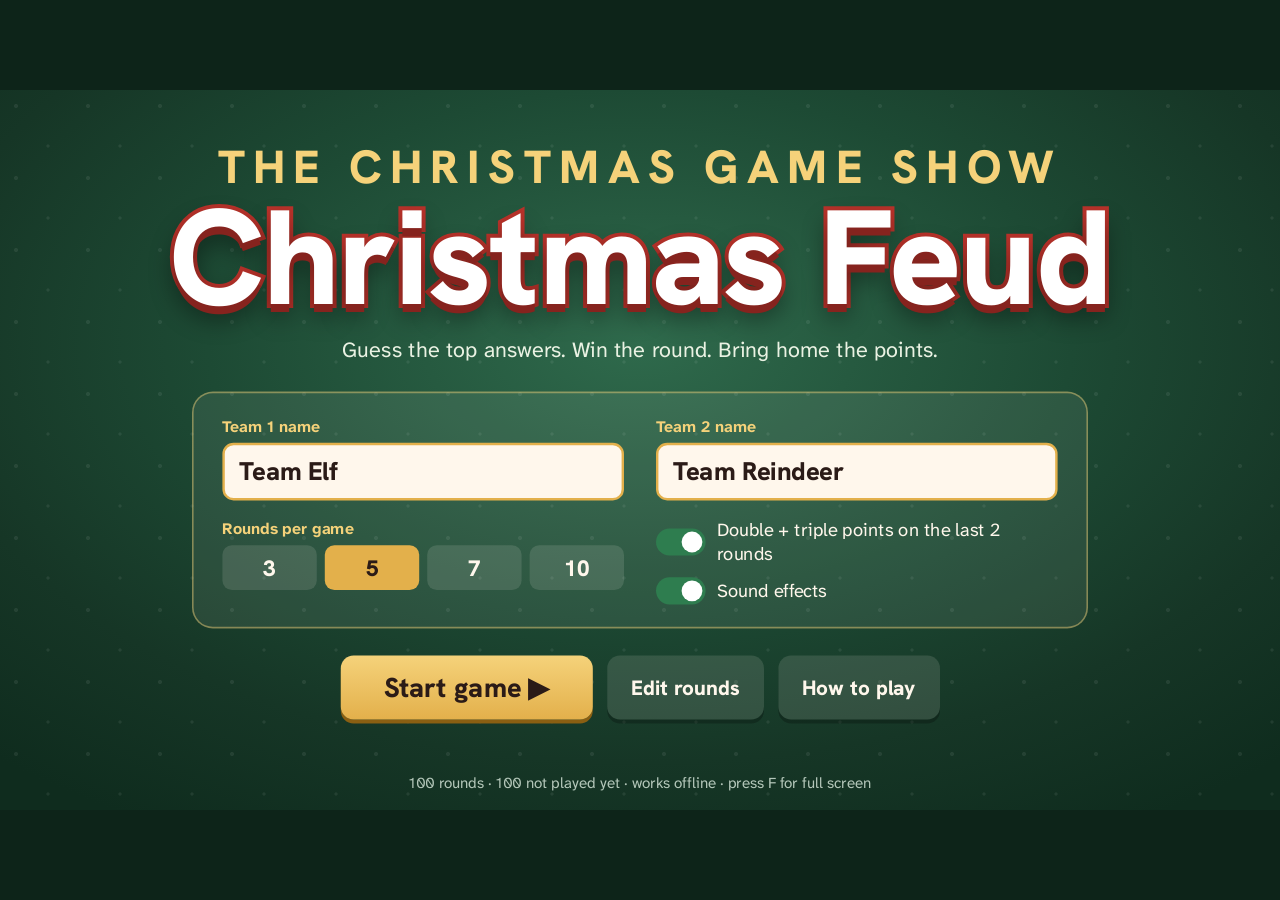
<file: christmas-feud/index.html>
<!doctype html>
<html lang="en">
<head>
<meta charset="utf-8">
<meta name="viewport" content="width=device-width,initial-scale=1,viewport-fit=cover">
<title>Christmas Feud — Christmas Game Show</title>

<style>
@font-face{font-family:Hanken;font-weight:800;src:url([data-uri]) format("truetype")}
@font-face{font-family:Hanken;font-weight:700;src:url([data-uri]) format("truetype")}
@font-face{font-family:Atkinson;font-weight:400;src:url([data-uri]) format("truetype")}
@font-face{font-family:Atkinson;font-weight:700;src:url([data-uri]) format("truetype")}
:root{--pine:#2B5F45;--pine-d:#163626;--pine-l:#3F7A5C;--gold:#E3B04B;--gold-l:#F5D27A;--gold-d:#8A5F12;--red:#B8322A;--red-d:#86231E;--green:#2E7D4F;--cream:#FFF7EC;--ink:#2B1B17;--muted:#5B4A42}
*{box-sizing:border-box;margin:0;padding:0}
html,body{height:100%;overflow:hidden;}
body{position:fixed;inset:0;background:#0d2419;font-family:Atkinson,system-ui,sans-serif;color:var(--cream);-webkit-tap-highlight-color:transparent}
button,input{font:inherit;color:inherit}
button{cursor:pointer;border:0;background:none}
#stage{position:absolute;left:50%;top:50%;width:1600px;height:900px;transform-origin:center center;overflow:hidden;
 background:radial-gradient(1200px 700px at 50% 35%,#2f6a4c 0%,#1d4a34 45%,#163626 75%,#0f2c1e 100%)}
#stage:before{content:"";position:absolute;inset:0;opacity:.07;pointer-events:none;
 background-image:radial-gradient(circle at 20px 20px,#fff 2px,transparent 3px),radial-gradient(circle at 60px 70px,#fff 1.5px,transparent 2.5px);background-size:90px 90px}
.screen{position:absolute;inset:0;display:none}
.screen.on{display:block}
.snow{position:absolute;inset:0;pointer-events:none;overflow:hidden}
.snow i{position:absolute;top:-20px;width:8px;height:8px;border-radius:50%;background:#fff;opacity:.55;animation:fall linear infinite}
@keyframes fall{to{transform:translate3d(40px,940px,0)}}
@media (prefers-reduced-motion:reduce){.snow{display:none}}
.h{font-family:Hanken,system-ui,sans-serif;font-weight:800;letter-spacing:-.01em}
.btn{font-family:Hanken,sans-serif;font-weight:800;font-size:26px;padding:16px 30px;border-radius:16px;background:var(--cream);color:var(--ink);box-shadow:0 5px 0 #c9b49a;transition:transform .08s}
.btn:active{transform:translateY(3px);box-shadow:0 2px 0 #c9b49a}
.btn.gold{background:linear-gradient(#F5D27A,#E3B04B);box-shadow:0 5px 0 var(--gold-d)}
.btn.red{background:linear-gradient(#cf4136,#B8322A);color:#fff;box-shadow:0 5px 0 var(--red-d)}
.btn.green{background:linear-gradient(#3b9463,#2E7D4F);color:#fff;box-shadow:0 5px 0 #1E4D36}
.btn.ghost{background:rgba(255,247,236,.12);color:var(--cream);box-shadow:0 5px 0 rgba(0,0,0,.25)}
.btn.sm{font-size:20px;padding:11px 18px;border-radius:12px}
/* ---------- start ---------- */
#start .wrap{position:absolute;inset:0;display:flex;flex-direction:column;align-items:center;padding-top:58px}
.logo{position:relative;text-align:center}
.logo .t1{font-size:58px;color:var(--gold-l);letter-spacing:.18em;text-transform:uppercase}
.logo .t2{font-size:168px;line-height:.9;color:#fff;text-shadow:0 10px 0 var(--red-d),0 16px 30px rgba(0,0,0,.45);-webkit-text-stroke:10px var(--red);paint-order:stroke fill}
.logo .sub{margin-top:22px;font-size:27px;color:#EAF2E3}
.card{background:rgba(255,247,236,.08);border:2px solid rgba(245,210,122,.45);border-radius:26px;padding:28px 36px}
.setup{margin-top:34px;display:grid;grid-template-columns:1fr 1fr;gap:22px 40px;width:1120px}
.field label{display:block;font-size:20px;color:var(--gold-l);margin-bottom:8px;font-weight:700}
.field input[type=text]{width:100%;font-family:Hanken;font-weight:800;font-size:32px;padding:12px 18px;border-radius:14px;border:3px solid var(--gold);background:var(--cream);color:var(--ink)}
.seg{display:flex;gap:10px}
.seg button{flex:1;font-family:Hanken;font-weight:800;font-size:28px;padding:10px 0;border-radius:12px;background:rgba(255,247,236,.12)}
.seg button.on{background:var(--gold);color:var(--ink)}
.tog{display:flex;align-items:center;gap:14px;font-size:23px;cursor:pointer;user-select:none}
.tog b{width:62px;height:34px;border-radius:20px;background:rgba(255,247,236,.2);position:relative;flex:none;transition:.2s}
.tog b:after{content:"";position:absolute;left:4px;top:4px;width:26px;height:26px;border-radius:50%;background:#fff;transition:.2s}
.tog.on b{background:var(--green)}.tog.on b:after{left:32px}
.actions{margin-top:34px;display:flex;gap:18px}
.foot{position:absolute;bottom:22px;left:0;right:0;text-align:center;font-size:19px;color:#cfe0d3;opacity:.85}
/* ---------- board ---------- */
.top{position:absolute;left:40px;right:40px;top:26px;height:132px;display:grid;grid-template-columns:1fr 330px 1fr;gap:26px;align-items:stretch}
.team{border-radius:22px;padding:14px 24px;display:flex;align-items:center;justify-content:space-between;border:4px solid rgba(255,255,255,.2);transition:box-shadow .3s}
.team.a{background:linear-gradient(135deg,#c2392e,#86231E)}
.team.b{background:linear-gradient(135deg,#2E7D4F,#1E4D36)}
.team .nm{font-family:Hanken;font-weight:800;font-size:36px;outline:none;max-width:330px;white-space:nowrap;overflow:hidden;text-overflow:ellipsis;border-radius:8px;padding:0 6px}
.team .nm:focus{background:rgba(0,0,0,.25)}
.team .sc{font-family:Hanken;font-weight:800;font-size:76px;color:#fff;min-width:150px;text-align:right;font-variant-numeric:tabular-nums}
.team.flash{box-shadow:0 0 0 6px var(--gold-l),0 0 50px var(--gold)}
.bank{border-radius:22px;background:linear-gradient(#F5D27A,#E3B04B);color:var(--ink);display:flex;flex-direction:column;align-items:center;justify-content:center;box-shadow:0 6px 0 var(--gold-d)}
.bank .lbl{font-family:Hanken;font-weight:800;font-size:19px;letter-spacing:.14em}
.bank .v{font-family:Hanken;font-weight:800;font-size:72px;line-height:1;font-variant-numeric:tabular-nums}
.meta{position:absolute;left:0;right:0;top:170px;display:flex;justify-content:center;gap:16px;font-family:Hanken;font-weight:800;font-size:22px;letter-spacing:.1em}
.meta span{padding:6px 18px;border-radius:30px;background:rgba(0,0,0,.25)}
.meta .x2{background:var(--red);color:#fff;animation:pulse 1.2s infinite}
@keyframes pulse{50%{transform:scale(1.06)}}
.q{position:absolute;left:90px;right:90px;top:216px;height:112px;display:flex;align-items:center;justify-content:center;text-align:center;
 font-family:Hanken;font-weight:800;font-size:44px;line-height:1.1;color:#fff;background:rgba(0,0,0,.22);border-radius:20px;padding:0 30px}
.boardf{position:absolute;left:90px;right:90px;top:344px;height:428px;padding:14px;border-radius:26px;background:linear-gradient(#F5D27A,#c98f2c);box-shadow:0 10px 30px rgba(0,0,0,.4)}
.grid{width:100%;height:100%;display:grid;grid-template-columns:1fr 1fr;grid-template-rows:repeat(4,1fr);grid-auto-flow:column;gap:12px;background:#0f2c1e;border-radius:16px;padding:12px}
.tile{perspective:900px;cursor:pointer}
.tile .in{position:relative;width:100%;height:100%;transition:transform .55s cubic-bezier(.3,1.4,.5,1);-webkit-transform-style:preserve-3d;transform-style:preserve-3d}
.tile.rev .in{transform:rotateX(180deg)}
/* ponytail: face swap by visibility mid-flip; WebKit ignores backface-visibility in some compositors */
.tile .bk{visibility:hidden}.tile.rev .bk{visibility:visible;transition:visibility 0s .12s}.tile.rev .f{visibility:hidden;transition:visibility 0s .12s}
.tile .f,.tile .bk{position:absolute;inset:0;border-radius:12px;backface-visibility:hidden;-webkit-backface-visibility:hidden;display:flex;align-items:center}
.tile .f{transform:rotateX(0deg) translateZ(1px);background:linear-gradient(#3F7A5C,#2B5F45);border:3px solid #5e9a79;justify-content:center}
.tile .f b{width:62px;height:62px;border-radius:50%;background:radial-gradient(circle at 35% 30%,#F5D27A,#c98f2c);color:var(--ink);font-family:Hanken;font-weight:800;font-size:38px;display:flex;align-items:center;justify-content:center;box-shadow:0 3px 0 var(--gold-d)}
.tile .bk{transform:rotateX(180deg);background:var(--cream);color:var(--ink);justify-content:space-between;padding:0 0 0 24px}
.tile .bk .a{font-family:Hanken;font-weight:800;font-size:34px;text-transform:uppercase;letter-spacing:.01em;line-height:1}
.tile .bk .p{height:100%;min-width:104px;background:var(--red);color:#fff;display:flex;align-items:center;justify-content:center;font-family:Hanken;font-weight:800;font-size:46px;border-radius:0 12px 12px 0}
.tile.empty{cursor:default}.tile.empty .f{background:rgba(255,255,255,.04);border-color:rgba(255,255,255,.06)}.tile.empty .f b{display:none}
.tile.missed .bk{background:#e9dcc8}.tile.missed .bk .p{background:#8c7d70}
.ctl{position:absolute;left:40px;right:40px;bottom:22px;height:84px;display:flex;align-items:center;justify-content:center;gap:12px}
.strikes{display:flex;gap:8px;margin-right:10px}
.strikes i{width:50px;height:50px;border-radius:10px;border:3px solid rgba(255,255,255,.3);display:flex;align-items:center;justify-content:center;font-style:normal;font-family:Hanken;font-weight:800;font-size:40px;color:transparent}
.strikes i.on{background:var(--red);border-color:#ff8f86;color:#fff}
.ico{width:58px;height:58px;padding:0;display:flex;align-items:center;justify-content:center;font-size:26px}
#xover{position:absolute;inset:0;display:none;align-items:center;justify-content:center;gap:30px;background:rgba(0,0,0,.35);z-index:20;pointer-events:none}
#xover.on{display:flex;animation:shake .45s}
#xover span{position:relative;width:250px;height:250px;filter:drop-shadow(0 14px 30px rgba(0,0,0,.6))}
#xover span:before,#xover span:after{content:"";position:absolute;left:-20px;right:-20px;top:50%;height:62px;margin-top:-31px;background:var(--red);border:8px solid #fff;border-radius:14px;transform:rotate(45deg)}
#xover span:after{transform:rotate(-45deg)}
@keyframes shake{20%{transform:translateX(-18px)}40%{transform:translateX(16px)}60%{transform:translateX(-10px)}80%{transform:translateX(6px)}}
#toast{position:absolute;left:50%;top:290px;transform:translateX(-50%) scale(.6);opacity:0;z-index:25;pointer-events:none;font-family:Hanken;font-weight:800;font-size:64px;color:var(--ink);background:linear-gradient(#F5D27A,#E3B04B);padding:18px 46px;border-radius:24px;box-shadow:0 10px 0 var(--gold-d),0 20px 50px rgba(0,0,0,.5);transition:.25s;white-space:nowrap}
#toast.on{opacity:1;transform:translateX(-50%) scale(1)}
/* ---------- winner ---------- */
#win .wrap{position:absolute;inset:0;display:flex;flex-direction:column;align-items:center;justify-content:center;text-align:center}
#win .crown{font-size:44px;color:var(--gold-l);letter-spacing:.2em;font-family:Hanken;font-weight:800}
#win .who{font-size:130px;line-height:1;color:#fff;text-shadow:0 8px 0 var(--red-d);margin:14px 0 30px;max-width:1400px}
#win .fin{display:flex;gap:40px;margin-bottom:46px}
#win .fin div{min-width:380px;padding:22px 30px;border-radius:22px;font-family:Hanken;font-weight:800;font-size:34px;flex-direction:column;justify-content:center}
#win .fin div b{display:block;font-size:84px;line-height:1.05}
.confetti{position:absolute;inset:0;pointer-events:none;overflow:hidden}
.confetti i{position:absolute;top:-30px;width:14px;height:22px;animation:drop linear forwards}
@keyframes drop{to{transform:translateY(980px) rotate(720deg)}}
/* ---------- overlays ---------- */
.ov{position:absolute;inset:0;background:#0f2a1d;z-index:40;display:none}
.ov.on{display:block}
.ov .x{position:absolute;right:30px;top:24px}
#help .body{position:absolute;left:150px;right:150px;top:70px;bottom:60px;display:grid;grid-template-columns:1.2fr 1fr;gap:40px}
#help h2{font-size:52px;color:var(--gold-l);margin-bottom:18px}
#help ol{font-size:25px;line-height:1.45;padding-left:30px}
#help ol li{margin-bottom:10px}
#help table{font-size:23px;border-collapse:collapse;width:100%}
#help td{padding:7px 10px;border-bottom:1px solid rgba(255,255,255,.12)}
#help td:first-child{width:120px}
kbd{font-family:Hanken;font-weight:800;background:var(--cream);color:var(--ink);border-radius:8px;padding:2px 12px;box-shadow:0 3px 0 #c9b49a;font-size:22px}
#edit .body{position:absolute;left:40px;right:40px;top:96px;bottom:30px;display:grid;grid-template-columns:470px 1fr;gap:28px}
#edit h2{position:absolute;left:44px;top:24px;font-size:44px;color:var(--gold-l)}
#edit .tools{position:absolute;right:120px;top:24px;display:flex;gap:10px}
.list{background:rgba(255,247,236,.06);border-radius:18px;padding:12px;display:flex;flex-direction:column;min-height:0}
.list input{font-size:21px;padding:10px 14px;border-radius:10px;border:0;background:var(--cream);color:var(--ink);margin-bottom:10px}
.list .items{overflow-y:auto;flex:1}
.list .it{display:flex;gap:10px;font-size:19px;padding:9px 10px;border-radius:9px;cursor:pointer;line-height:1.25}
.list .it:hover{background:rgba(255,255,255,.08)}
.list .it.sel{background:var(--gold);color:var(--ink)}
.list .it em{font-style:normal;opacity:.6;min-width:34px}
.form{background:rgba(255,247,236,.06);border-radius:18px;padding:22px 26px;overflow-y:auto}
.form label{font-size:19px;color:var(--gold-l);font-weight:700}
.form .qi{width:100%;font-size:28px;font-weight:700;padding:12px 16px;border-radius:12px;border:3px solid var(--gold);background:var(--cream);color:var(--ink);margin:6px 0 16px}
.arow{display:grid;grid-template-columns:40px 1fr 120px;gap:10px;margin-bottom:9px;align-items:center}
.arow span{font-family:Hanken;font-weight:800;font-size:24px;color:var(--gold-l);text-align:center}
.arow input{font-size:23px;padding:9px 14px;border-radius:10px;border:0;background:var(--cream);color:var(--ink)}
.form .row{display:flex;gap:12px;margin-top:16px;align-items:center}
.form .note{font-size:18px;color:#cfe0d3;margin-left:8px}
.sr{position:absolute;width:1px;height:1px;overflow:hidden;clip:rect(0 0 0 0)}
</style>
<link rel="manifest" href="manifest.webmanifest"><link rel="apple-touch-icon" href="icon-180.png"><meta name="robots" content="noindex, nofollow"><meta name="theme-color" content="#163626"></head>
<body>
<div id="stage">
 <div class="snow" id="snow"></div>

 <section class="screen on" id="start"><div class="wrap">
  <div class="logo"><div class="t1 h">The Christmas Game Show</div><div class="t2 h">Christmas Feud</div>
   <div class="sub">Guess the top answers. Win the round. Bring home the points.</div></div>
  <div class="setup card">
   <div class="field"><label for="tA">Team 1 name</label><input type="text" id="tA" maxlength="22"></div>
   <div class="field"><label for="tB">Team 2 name</label><input type="text" id="tB" maxlength="22"></div>
   <div class="field"><label>Rounds per game</label><div class="seg" id="per"><button data-n="3">3</button><button data-n="5">5</button><button data-n="7">7</button><button data-n="10">10</button></div></div>
   <div class="field" style="display:flex;flex-direction:column;gap:14px;justify-content:center">
    <div class="tog" id="tgBonus" role="switch" tabindex="0"><b></b>Double + triple points on the last 2 rounds</div>
    <div class="tog" id="tgSound" role="switch" tabindex="0"><b></b>Sound effects</div></div>
  </div>
  <div class="actions"><button class="btn gold" id="bPlay" style="font-size:34px;padding:18px 54px">Start game ▶</button>
   <button class="btn" id="bResume" style="display:none">Resume game</button>
   <button class="btn ghost" id="bEdit">Edit rounds</button><button class="btn ghost" id="bHelp">How to play</button></div>
  <div class="foot" id="foot"></div>
 </div></section>

 <section class="screen" id="board">
  <div class="top">
   <div class="team a" id="TA"><div class="nm" id="nA" contenteditable="true" spellcheck="false"></div><button class="sc" id="sA" title="Click to fix the score"></button></div>
   <div class="bank"><div class="lbl">ROUND POINTS</div><div class="v" id="bankV">0</div></div>
   <div class="team b" id="TB"><button class="sc" id="sB" title="Click to fix the score" style="text-align:left"></button><div class="nm" id="nB" contenteditable="true" spellcheck="false"></div></div>
  </div>
  <div class="meta"><span id="rnd"></span><span id="mul"></span></div>
  <div class="q" id="qq"></div>
  <div class="boardf"><div class="grid" id="grid"></div></div>
  <div class="ctl">
   <div class="strikes" id="stk"><i>✕</i><i>✕</i><i>✕</i></div>
   <button class="btn red" id="cX" title="Strike (X)">✕ Strike</button>
   <button class="btn sm" id="cA" title="Give points to team 1 (A)"></button>
   <button class="btn sm" id="cB" title="Give points to team 2 (B)"></button>
   <button class="btn ghost sm" id="cAll" title="Show missed answers (R)">Show all</button>
   <button class="btn green" id="cN" title="Next round (N)">Next ▶</button>
   <button class="btn ghost ico" id="cU" title="Undo (U)">↶</button>
   <button class="btn ghost ico" id="cM" title="Points multiplier">×1</button>
   <button class="btn ghost ico" id="cS" title="Sound on/off (M)">🔊</button>
   <button class="btn ghost ico" id="cF" title="Full screen (F)">⛶</button>
   <button class="btn ghost ico" id="cH" title="How to play (H)">?</button>
   <button class="btn ghost ico" id="cQ" title="Main menu">☰</button>
  </div>
  <div id="xover"></div><div id="toast"></div>
 </section>

 <section class="screen" id="win"><div class="confetti" id="conf"></div><div class="wrap">
  <div class="crown">★ AND THE WINNER IS ★</div><div class="who h" id="who"></div>
  <div class="fin"><div class="team a" id="fA"></div><div class="team b" id="fB"></div></div>
  <div style="display:flex;gap:18px"><button class="btn gold" id="wAgain">Play again</button><button class="btn ghost" id="wMenu">Main menu</button></div>
 </div></section>

 <div class="ov" id="help"><button class="btn ghost ico x" data-close>✕</button><div class="body">
  <div><h2 class="h">How to play</h2><ol>
   <li>Split into two teams. The host reads each question out loud.</li>
   <li>One player from each team answers first. The higher answer on the board wins control.</li>
   <li>The team in control guesses one answer per player. Click a tile (or press 1-8) to reveal a match; its points go into <b>Round points</b>.</li>
   <li>Wrong guess? Press <b>Strike</b>. Three strikes and the other team gets one guess to steal.</li>
   <li>Give the round points to the winning team, press <b>Show all</b> to reveal what nobody guessed, then <b>Next</b>.</li>
   <li>Most points after the last round wins. Bonus rounds pay double and triple.</li></ol></div>
  <div><h2 class="h">Keys</h2><table>
   <tr><td><kbd>1</kbd>-<kbd>8</kbd></td><td>Reveal answer</td></tr><tr><td><kbd>X</kbd></td><td>Strike</td></tr>
   <tr><td><kbd>A</kbd> <kbd>B</kbd></td><td>Give round points to team 1 / team 2</td></tr>
   <tr><td><kbd>R</kbd></td><td>Show all answers (no points)</td></tr><tr><td><kbd>N</kbd></td><td>Next round</td></tr>
   <tr><td><kbd>U</kbd></td><td>Undo last action</td></tr><tr><td><kbd>M</kbd></td><td>Sound on / off</td></tr>
   <tr><td><kbd>F</kbd></td><td>Full screen</td></tr><tr><td><kbd>H</kbd></td><td>This help</td></tr></table>
   <p style="font-size:21px;margin-top:22px;line-height:1.4;color:#cfe0d3">Click a team name to rename it. Click a score to fix it. Your game saves itself: close the tab and press <b>Resume game</b> later. Rounds never repeat until all are played.</p></div>
 </div></div>

 <div class="ov" id="edit"><h2 class="h">Edit rounds</h2>
  <div class="tools"><button class="btn sm gold" id="eAdd">+ New round</button><button class="btn sm ghost" id="eExp">Save backup</button>
   <button class="btn sm ghost" id="eImp">Load backup</button><button class="btn sm ghost" id="eReset">Restore original 100</button>
   <input type="file" id="eFile" accept=".json,application/json" class="sr"></div>
  <button class="btn ghost ico x" data-close>✕</button>
  <div class="body"><div class="list"><input id="eFind" placeholder="Search questions"><div class="items" id="eList"></div></div>
   <div class="form" id="eForm"></div></div>
 </div>
</div>
<script>
"use strict";
const DEFAULT_ROUNDS = [{"id":1,"q":"Name something people put on top of a Christmas tree","a":[["Star",31],["Angel",21],["Bow",17],["Snowflake",12],["Santa hat",8],["Tree topper light",4]]},{"id":2,"q":"Name something Santa says or does when he comes down the chimney","a":[["Ho ho ho",28],["Eats cookies",20],["Leaves presents",14],["Drinks milk",11],["Checks his list",6],["Gets stuck",5]]},{"id":3,"q":"Name one of Santa's reindeer","a":[["Rudolph",26],["Dasher",18],["Comet",15],["Blitzen",11],["Prancer",9],["Cupid",8],["Vixen",7],["Donner",2]]},{"id":4,"q":"Name something you leave out for Santa","a":[["Cookies",31],["Milk",25],["Carrots",17],["A letter",14],["Hot cocoa",10]]},{"id":5,"q":"Name a Christmas movie the whole family watches","a":[["Home Alone",27],["Elf",17],["The Polar Express",12],["A Christmas Story",11],["The Grinch",9],["It's a Wonderful Life",5],["Miracle on 34th Street",3]]},{"id":6,"q":"Name something people hang on their front door at Christmas","a":[["Wreath",30],["Mistletoe",22],["Bells",16],["Bow",11],["Lights",7],["Welcome sign",6]]},{"id":7,"q":"Name a food at Christmas dinner","a":[["Ham",26],["Turkey",18],["Mashed potatoes",16],["Stuffing",11],["Rolls",8],["Green beans",6],["Pie",3]]},{"id":8,"q":"Name a Christmas cookie","a":[["Sugar cookie",32],["Gingerbread",22],["Chocolate chip",15],["Snickerdoodle",12],["Peanut butter blossom",7],["Shortbread",6]]},{"id":9,"q":"Name something kids ask Santa for","a":[["Toys",28],["Video games",18],["A puppy",12],["A bike",11],["A phone",9],["A doll",6],["Building blocks",5]]},{"id":10,"q":"Name something you do when it snows","a":[["Build a snowman",27],["Go sledding",18],["Snowball fight",12],["Shovel",11],["Snow angels",10],["Drink hot cocoa",6],["Stay inside",3]]},{"id":11,"q":"Name a color you see everywhere at Christmas","a":[["Red",31],["Green",20],["Gold",16],["White",11],["Silver",10],["Blue",7]]},{"id":12,"q":"Name something that goes in a stocking","a":[["Candy",28],["Candy cane",21],["Small toys",12],["Socks",11],["An orange",9],["Gift card",4],["Coal",3]]},{"id":13,"q":"Name a Christmas song everyone knows","a":[["Jingle Bells",28],["Silent Night",22],["Rudolph the Red-Nosed Reindeer",16],["Deck the Halls",12],["Frosty the Snowman",6],["We Wish You a Merry Christmas",4]]},{"id":14,"q":"Name something that goes wrong when you put up Christmas lights","a":[["Bulbs burn out",31],["They get tangled",19],["Fall off the ladder",13],["Not enough outlets",12],["Blow a fuse",8],["Run out of lights",4]]},{"id":15,"q":"Name something people do on Christmas morning","a":[["Open presents",25],["Eat breakfast",21],["Drink coffee",15],["Check stockings",11],["Take photos",7],["Go to church",6],["Sleep in",5]]},{"id":16,"q":"Name something you need to build a snowman","a":[["Snow",28],["Carrot",17],["Coal",16],["Scarf",12],["Hat",8],["Sticks",4],["Buttons",3]]},{"id":17,"q":"Name a place people travel to for the holidays","a":[["Grandma's house",27],["Parents' house",17],["Florida",12],["The mountains",11],["A theme park",7],["New York City",6],["The beach",3]]},{"id":18,"q":"Name something that makes a house smell like Christmas","a":[["Pine tree",28],["Cookies baking",19],["Candles",13],["Cinnamon",9],["Gingerbread",8],["Peppermint",4],["Apple cider",3]]},{"id":19,"q":"Name a piece of winter clothing","a":[["Coat",26],["Gloves",18],["Hat",16],["Scarf",13],["Boots",7],["Sweater",6],["Earmuffs",5]]},{"id":20,"q":"Name something you'd find at the North Pole","a":[["Santa",29],["Elves",19],["Snow",12],["Reindeer",11],["Toy workshop",10],["Polar bears",5],["Mrs. Claus",3]]},{"id":21,"q":"Name something you use to wrap presents","a":[["Wrapping paper",25],["Tape",20],["Bows",14],["Ribbon",13],["Gift bag",7],["Tissue paper",5],["Scissors",4]]},{"id":22,"q":"Name a reason someone returns a gift","a":[["Wrong size",31],["Don't like it",19],["Already have it",16],["It's broken",10],["Wrong color",7],["Want the money",5]]},{"id":23,"q":"Name something you drink at a holiday party","a":[["Eggnog",27],["Hot cocoa",18],["Punch",15],["Apple cider",11],["Coffee",8],["Soda",7],["Sparkling cider",3]]},{"id":24,"q":"Name a job Santa's elves do","a":[["Make toys",27],["Wrap presents",17],["Check the list",12],["Feed the reindeer",11],["Load the sleigh",8],["Read letters",4],["Bake cookies",3]]},{"id":25,"q":"Name something you put on a gingerbread house","a":[["Gumdrops",27],["Icing",20],["Candy canes",13],["Peppermints",12],["Sprinkles",9],["Graham crackers",6],["Chocolate",5]]},{"id":26,"q":"Name something that's cold","a":[["Ice",29],["Snow",20],["Ice cream",12],["Freezer",9],["A snowman",7],["Winter",6],["The North Pole",5]]},{"id":27,"q":"Name something on a Christmas tree besides lights","a":[["Ornaments",26],["Tinsel",19],["Garland",12],["Candy canes",11],["Popcorn string",6],["Ribbon",5],["Photos",3]]},{"id":28,"q":"Name a Christmas character","a":[["Santa",29],["Rudolph",17],["Frosty",12],["The Grinch",11],["Mrs. Claus",7],["Elves",6],["Scrooge",5]]},{"id":29,"q":"Name something you hear on Christmas Eve","a":[["Sleigh bells",29],["Carols",21],["Ho ho ho",12],["Kids laughing",11],["Church bells",7],["Wrapping paper",6],["Fire crackling",4]]},{"id":30,"q":"Name something people do the day after Christmas","a":[["Return gifts",25],["Eat leftovers",18],["Shop the sales",14],["Sleep in",12],["Clean up",7],["Play with new toys",4],["Take down decorations",3]]},{"id":31,"q":"Name a sign that it's almost Christmas","a":[["Decorations go up",26],["Christmas music",17],["Snow",16],["Store sales",13],["Advent calendar",7],["Cold weather",4],["Holiday ads on TV",3]]},{"id":32,"q":"Name something you put in hot cocoa","a":[["Marshmallows",28],["Whipped cream",19],["Peppermint",16],["Candy cane",11],["Sprinkles",7],["Cinnamon",6],["Chocolate syrup",3]]},{"id":33,"q":"Name a dessert served at Christmas","a":[["Cookies",29],["Pie",17],["Fudge",13],["Cake",12],["Cheesecake",7],["Yule log",6],["Pudding",5]]},{"id":34,"q":"Name something in a Christmas village or snow globe","a":[["Church",28],["Houses",17],["Snowman",14],["Trees",12],["Train",10],["Ice skaters",7],["Santa",4]]},{"id":35,"q":"Name a battery-powered gift kids get for Christmas","a":[["Toy car",28],["Game controller",21],["Robot",12],["Flashlight",11],["Phone",7],["Tablet",4],["Drone",3]]},{"id":36,"q":"Name an animal you see at Christmas","a":[["Reindeer",29],["Polar bear",17],["Penguin",15],["Donkey",12],["Sheep",7],["Dog",6],["Camel",5]]},{"id":37,"q":"Name a Christmas sweater design","a":[["Reindeer",27],["Snowflakes",19],["Santa",13],["Christmas tree",10],["Snowman",7],["Lights",6],["Gingerbread man",4]]},{"id":38,"q":"Name something Mrs. Claus does","a":[["Bakes cookies",26],["Helps Santa",19],["Makes hot cocoa",15],["Takes care of the elves",11],["Sews",6],["Knits",5],["Reads the list",4]]},{"id":39,"q":"Name something people forget to buy before Christmas","a":[["Batteries",25],["Tape",18],["Wrapping paper",12],["A gift for someone",10],["Gift cards",9],["Stocking stuffers",6],["Milk",4]]},{"id":40,"q":"Name something you see at a Christmas parade","a":[["Santa",25],["Floats",18],["Marching band",15],["Candy",9],["Reindeer",6],["Lights",5],["Elves",4]]},{"id":41,"q":"Name a winter sport","a":[["Skiing",26],["Ice skating",18],["Snowboarding",15],["Hockey",10],["Sledding",7],["Curling",5],["Bobsled",4]]},{"id":42,"q":"Name a word that rhymes with \"snow\"","a":[["Go",24],["Throw",19],["Glow",15],["Blow",10],["Show",8],["Toe",7],["Grow",6],["Know",3]]},{"id":43,"q":"Name something you say to Santa","a":[["Merry Christmas",31],["My wish list",19],["I've been good",13],["Thank you",11],["Hi Santa",8],["Ho ho ho",5]]},{"id":44,"q":"Name something people hang up at Christmas besides stockings","a":[["Lights",25],["Wreath",20],["Mistletoe",13],["Ornaments",9],["Garland",8],["Cards",5],["Snowflakes",4]]},{"id":45,"q":"Name a reason someone ends up on the naughty list","a":[["Fighting with siblings",29],["Lying",20],["Not listening",16],["Being rude",11],["Not sharing",7],["Peeking at presents",4],["Messy room",3]]},{"id":46,"q":"Name something about Christmas that costs a lot","a":[["Presents",28],["Travel",20],["The tree",14],["Food",9],["Decorations",8],["Electric bill",7],["Shipping",4]]},{"id":47,"q":"Name a holiday treat made with peppermint","a":[["Candy canes",27],["Hot cocoa",20],["Peppermint bark",14],["Cookies",10],["Ice cream",9],["Brownies",8],["Mocha",3]]},{"id":48,"q":"Name something at a holiday office party","a":[["Food",28],["Gift exchange",18],["Music",16],["Ugly sweaters",9],["Games",8],["Awards",6],["Karaoke",5]]},{"id":49,"q":"Name something you see in the sky on Christmas Eve","a":[["Stars",29],["The moon",20],["Santa's sleigh",15],["Rudolph's nose",9],["Snow",8],["Airplanes",6],["Northern lights",3]]},{"id":50,"q":"Name a word that comes before \"tree\"","a":[["Christmas",28],["Pine",18],["Family",12],["Apple",11],["Palm",6],["Oak",5],["Evergreen",4]]},{"id":51,"q":"Name something you use to decorate cookies","a":[["Icing",26],["Sprinkles",18],["Frosting",12],["Colored sugar",11],["Chocolate chips",6],["Candy",5],["Food coloring",4]]},{"id":52,"q":"Name something kids can't wait for on Christmas Eve","a":[["Santa",25],["Presents",21],["Going to bed",15],["Leaving cookies",13],["Christmas morning",6],["Opening one gift",5],["A Christmas movie",4]]},{"id":53,"q":"Name something people do at a Christmas party","a":[["Eat",29],["Talk",17],["Play games",12],["Dance",11],["Sing",9],["Exchange gifts",8],["Take photos",6]]},{"id":54,"q":"Name something round you see at Christmas","a":[["Ornaments",25],["Wreath",20],["Snowballs",16],["Cookies",9],["Jingle bells",6],["Santa's belly",5],["Oranges",4]]},{"id":55,"q":"Name a Christmas Eve tradition","a":[["Open one gift",27],["Go to church",18],["Read The Night Before Christmas",13],["Leave cookies out",9],["New pajamas",8],["Family dinner",7],["Watch a movie",4]]},{"id":56,"q":"Name a fruit you might see at Christmas","a":[["Cranberries",27],["Oranges",18],["Apples",13],["Pears",9],["Grapes",7],["Pomegranate",5],["Fruitcake",4]]},{"id":57,"q":"Name something inside a Christmas card","a":[["Merry Christmas",28],["Family photo",20],["Signature",15],["A letter",13],["Money",7],["Gift card",5],["Happy New Year",3]]},{"id":58,"q":"Name something that sparkles","a":[["Lights",29],["Tinsel",20],["Glitter",16],["Ornaments",11],["Snow",8],["Stars",7],["Diamonds",6]]},{"id":59,"q":"Name something you do to get ready for holiday guests","a":[["Clean",27],["Cook",21],["Decorate",15],["Make the beds",12],["Go shopping",7],["Set the table",5],["Hide the mess",3]]},{"id":60,"q":"Name something on a Christmas dinner table","a":[["Ham",28],["Turkey",20],["Candles",12],["Rolls",11],["Plates",7],["Centerpiece",5],["Gravy",4]]},{"id":61,"q":"Name a game families play at Christmas","a":[["Charades",27],["Cards",17],["Board games",16],["Bingo",11],["Trivia",6],["White elephant",5],["Drawing game",4]]},{"id":62,"q":"Name something that goes with Frosty the Snowman","a":[["Hat",28],["Carrot nose",21],["Corncob pipe",12],["Coal eyes",11],["Broom",9],["Melting",6],["Scarf",3]]},{"id":63,"q":"Name something Santa carries","a":[["Bag of toys",29],["Naughty or nice list",19],["Presents",13],["Bell",11],["Cookies",7],["Map",5]]},{"id":64,"q":"Name something you need for a snowball fight","a":[["Snow",29],["Gloves",17],["A fort",16],["Friends",11],["Coat",9],["Hat",6],["Good aim",5]]},{"id":65,"q":"Name a way to keep warm in winter","a":[["Fireplace",27],["Blanket",21],["Hot cocoa",12],["Coat",10],["Heater",7],["Cuddle",6],["Warm socks",5]]},{"id":66,"q":"Name something a kid writes in a letter to Santa","a":[["Wish list",32],["I've been good",23],["Dear Santa",16],["How are the reindeer?",13],["Thank you",7],["A question for Santa",6]]},{"id":67,"q":"Name something you find under the tree","a":[["Presents",27],["Tree skirt",20],["Pine needles",14],["The cat",10],["Train set",9],["Water dish",6],["Wrapping paper",3]]},{"id":68,"q":"Name something green at Christmas","a":[["Tree",27],["Wreath",18],["Elves",13],["The Grinch",9],["Holly",8],["Garland",7],["Lights",3]]},{"id":69,"q":"Name something red at Christmas","a":[["Santa's suit",27],["Rudolph's nose",17],["Stockings",15],["Bows",13],["Candy canes",8],["Ornaments",7],["Poinsettias",3]]},{"id":70,"q":"Name something you see at a Christmas tree farm","a":[["Trees",28],["Saws",18],["Hot cocoa",12],["Wagons",11],["Families",10],["Santa",6],["Netting",5]]},{"id":71,"q":"Name something on a Christmas list besides toys","a":[["Clothes",25],["Gift cards",20],["Books",13],["Money",11],["Shoes",9],["Jewelry",5],["Candy",4]]},{"id":72,"q":"Name a Christmas movie with Santa in it","a":[["The Santa Clause",27],["Elf",19],["Miracle on 34th Street",12],["The Polar Express",11],["Klaus",10],["The Christmas Chronicles",8],["Rudolph",7]]},{"id":73,"q":"Name something people do on New Year's Eve","a":[["Count down",25],["Party",20],["Kiss",13],["Fireworks",9],["Stay up late",7],["Make resolutions",5],["Watch the ball drop",4]]},{"id":74,"q":"Name something you make in the kitchen on Christmas Eve","a":[["Cookies",27],["Ham",21],["Pie",15],["Hot cocoa",13],["Fudge",8],["Casserole",4],["Cinnamon rolls",3]]},{"id":75,"q":"Name something on an ugly Christmas sweater","a":[["Lights",29],["Pom-poms",21],["Reindeer",16],["Bells",10],["Tinsel",9],["Santa",5],["Funny sayings",3]]},{"id":76,"q":"Name a place where you might see Santa","a":[["Mall",25],["North Pole",19],["Parade",15],["Chimney",10],["Store",6],["Christmas party",5],["A movie",3]]},{"id":77,"q":"Name something kids do to stay awake for Santa","a":[["Watch TV",27],["Hide",20],["Drink soda",14],["Read",12],["Look out the window",8],["Set a trap",7],["Play games",4]]},{"id":78,"q":"Name something you see on a winter morning","a":[["Snow",27],["Frost",18],["Ice",14],["Fog",12],["Icicles",10],["Footprints",7],["Your breath",4]]},{"id":79,"q":"Name a sound of Christmas","a":[["Jingle bells",25],["Carols",20],["Laughter",14],["Ho ho ho",13],["Crackling fire",10],["Ripping paper",7],["Church bells",6]]},{"id":80,"q":"Name something you put on before you go out in the snow","a":[["Coat",29],["Boots",17],["Gloves",16],["Hat",10],["Scarf",9],["Snow pants",7],["Lip balm",6]]},{"id":81,"q":"Name a winter holiday besides Christmas","a":[["New Year's",27],["Hanukkah",18],["Thanksgiving",16],["Kwanzaa",13],["Valentine's Day",10],["Winter solstice",4],["Martin Luther King Day",3]]},{"id":82,"q":"Name something that could get stuck in a chimney","a":[["Santa",26],["Smoke",17],["A bird",13],["Soot",12],["A squirrel",6],["A stocking",4],["A toy",3]]},{"id":83,"q":"Name something people bake for the neighbors","a":[["Cookies",29],["Bread",21],["Fudge",13],["Pie",12],["Brownies",9],["Cake",4],["Muffins",3]]},{"id":84,"q":"Name a reason Christmas can be stressful","a":[["Shopping",28],["Money",21],["Family",14],["Cooking",10],["Travel",8],["Wrapping",7],["Not enough time",4]]},{"id":85,"q":"Name something you see at a holiday light show","a":[["Lights",29],["Santa",19],["Reindeer",15],["Music",10],["Cars",8],["Light tunnels",7],["Hot cocoa stand",6]]},{"id":86,"q":"Name something you can make out of snow","a":[["Snowman",28],["Snowball",19],["Snow angel",13],["Igloo",11],["Fort",10],["Snow cone",8],["Sculpture",5]]},{"id":87,"q":"Name a Christmas gift for a teacher","a":[["Gift card",26],["Mug",19],["Candle",13],["Candy",11],["Apple",7],["Card",6],["Pen",4]]},{"id":88,"q":"Name a Christmas gift for Dad","a":[["Tools",29],["Socks",19],["Tie",15],["Gift card",12],["Grill set",10],["Wallet",5],["Coffee",4]]},{"id":89,"q":"Name a Christmas gift for Mom","a":[["Jewelry",29],["Flowers",20],["Candle",15],["Perfume",11],["Spa day",10],["Robe",8],["Chocolates",6]]},{"id":90,"q":"Name something in an elf's workshop","a":[["Toys",27],["Tools",21],["Elves",14],["Paint",12],["Wrapping paper",7],["Conveyor belt",6],["Candy",4]]},{"id":91,"q":"Name something kids get in trouble for at Christmas","a":[["Peeking at presents",31],["Fighting",22],["Shaking presents",17],["Eating cookies early",11],["Breaking ornaments",9],["Waking up too early",5]]},{"id":92,"q":"Name something you see at an ice skating rink","a":[["Skates",26],["Ice",20],["Skaters",15],["Ice machine",12],["Benches",8],["Hot cocoa",7],["People falling",5]]},{"id":93,"q":"Name a Christmas morning breakfast","a":[["Pancakes",26],["Cinnamon rolls",21],["Waffles",16],["Eggs",12],["Bacon",8],["Breakfast casserole",7],["French toast",6]]},{"id":94,"q":"Name a famous Christmas story or poem","a":[["The Night Before Christmas",31],["The Nativity",20],["A Christmas Carol",15],["The Polar Express",9],["How the Grinch Stole Christmas",8],["The Gift of the Magi",4]]},{"id":95,"q":"Name something people take down after the holidays","a":[["Tree",29],["Lights",19],["Ornaments",16],["Wreath",10],["Stockings",9],["Garland",6],["Inflatables",5]]},{"id":96,"q":"Name a word that comes after \"Christmas\"","a":[["Tree",26],["Eve",19],["Day",16],["Lights",11],["Party",10],["Morning",7],["Card",6]]},{"id":97,"q":"Name a word that starts with \"snow\"","a":[["Snowman",26],["Snowball",17],["Snowflake",14],["Snowstorm",11],["Snow angel",9],["Snowplow",6],["Snowfall",5]]},{"id":98,"q":"Name something you see in a Christmas morning photo","a":[["Pajamas",27],["Presents",17],["The tree",16],["Smiles",12],["Messy hair",7],["Wrapping paper",6],["Pets",5]]},{"id":99,"q":"Name something you'd give a reindeer","a":[["Carrots",28],["Hay",19],["Apples",16],["Oats",11],["Reindeer food",6],["Water",5],["A hug",4]]},{"id":100,"q":"Name something you hope for at Christmas","a":[["Snow",28],["Family together",20],["Good gifts",14],["Peace",10],["Happiness",8],["Health",7],["Sleeping in",4]]}];
const K = "xfeud:v1:";
const $ = s => document.querySelector(s);
const clone = o => JSON.parse(JSON.stringify(o));
const store = {
 get(k, d) { try { const v = localStorage.getItem(K + k); return v ? JSON.parse(v) : d; } catch (e) { return d; } },
 set(k, v) { try { localStorage.setItem(K + k, JSON.stringify(v)); } catch (e) {} },
 del(k) { try { localStorage.removeItem(K + k); } catch (e) {} }
};
let rounds = store.get("rounds", null) || clone(DEFAULT_ROUNDS);
const S = Object.assign({ teamA: "Team Elf", teamB: "Team Reindeer", per: 5, bonus: true, sound: true }, store.get("settings", {}));
let G = store.get("game", null), undo = [];
const byId = id => rounds.find(r => r.id === id);
const saveS = () => store.set("settings", S);
const saveG = () => G ? store.set("game", G) : store.del("game");

/* ---------- stage scale ---------- */
function fit() { const s = Math.min(innerWidth / 1600, innerHeight / 900); $("#stage").style.transform = `translate(-50%,-50%) scale(${s})`; }
addEventListener("resize", fit); fit();
(function snow() { let h = ""; for (let i = 0; i < 34; i++) h += `<i style="left:${(i * 47) % 1600}px;width:${4 + i % 5 * 2}px;height:${4 + i % 5 * 2}px;animation-duration:${9 + i % 7 * 2}s;animation-delay:-${i * 0.7}s"></i>`; $("#snow").innerHTML = h; })();

/* ---------- sound (WebAudio, no files) ---------- */
let AC = null;
function ac() { if (!AC) { const C = window.AudioContext || window.webkitAudioContext; if (!C) return null; AC = new C(); } if (AC.state === "suspended") AC.resume(); return AC; }
function tone(f, t0, d, type, g) {
 const a = ac(); if (!a || !S.sound) return; const t = a.currentTime + t0, o = a.createOscillator(), v = a.createGain();
 o.type = type || "sine"; o.frequency.setValueAtTime(f, t); v.gain.setValueAtTime(0.0001, t);
 v.gain.exponentialRampToValueAtTime(g || 0.25, t + 0.012); v.gain.exponentialRampToValueAtTime(0.0001, t + d);
 o.connect(v); v.connect(a.destination); o.start(t); o.stop(t + d + 0.05);
}
function bells(t0) { [2637, 3136, 2349].forEach((f, i) => tone(f, t0 + i * 0.045, 0.35, "sine", 0.06)); }
const SFX = {
 ding() { tone(1046.5, 0, 0.45, "triangle", 0.32); tone(1568, 0.09, 0.8, "triangle", 0.26); bells(0.05); },
 buzz() { tone(98, 0, 0.75, "sawtooth", 0.22); tone(104, 0, 0.75, "square", 0.12); },
 cheer() { [523.3, 659.3, 784, 1046.5].forEach((f, i) => tone(f, i * 0.09, 0.5, "triangle", 0.22)); bells(0.35); },
 win() { [523.3, 659.3, 784, 1046.5, 784, 1046.5, 1318.5].forEach((f, i) => tone(f, i * 0.14, i === 6 ? 1.2 : 0.3, "triangle", 0.24)); bells(0.9); bells(1.1); },
 swoosh() { [392, 523.3, 659.3].forEach((f, i) => tone(f, i * 0.05, 0.25, "sine", 0.12)); }
};

/* ---------- game ---------- */
function multFor(i, n) { return S.bonus && n >= 3 ? (i === n - 1 ? 3 : i === n - 2 ? 2 : 1) : 1; }
function pickOrder(n) {
 const ids = rounds.map(r => r.id); let used = store.get("used", []).filter(id => ids.includes(id));
 let pool = ids.filter(id => !used.includes(id));
 if (pool.length < n) { used = []; pool = ids.slice(); }
 for (let i = pool.length - 1; i > 0; i--) { const j = Math.floor(Math.random() * (i + 1)); [pool[i], pool[j]] = [pool[j], pool[i]]; }
 const pick = pool.slice(0, Math.min(n, pool.length)); store.set("used", used.concat(pick)); return pick;
}
function newRound() { Object.assign(G, { bank: 0, strikes: 0, rev: [], awarded: false, shown: false, mult: multFor(G.i, G.order.length) }); }
function startGame() {
 if (!rounds.length) { alert("Add at least one round first (Edit rounds)."); return; }
 G = { order: pickOrder(S.per), i: 0, teams: [{ name: S.teamA, score: 0 }, { name: S.teamB, score: 0 }], done: false };
 newRound(); undo = []; saveG(); show("board"); render(); SFX.swoosh();
}
function cur() { return byId(G.order[G.i]) || { q: "This round was deleted. Press Next.", a: [] }; }
function snap() { undo.push(JSON.stringify(G)); if (undo.length > 80) undo.shift(); }
function act(fn) { snap(); fn(); saveG(); render(); }

function reveal(k) {
 const r = cur(); if (k >= r.a.length || G.rev.includes(k)) return;
 act(() => { G.rev.push(k); if (!G.awarded && !G.shown) G.bank += r.a[k][1] * G.mult; });
 SFX.ding();
}
function strike() {
 if (G.strikes >= 3) return; act(() => { G.strikes++; }); SFX.buzz();
 const o = $("#xover"); o.innerHTML = "<span></span>".repeat(G.strikes); o.classList.remove("on"); void o.offsetWidth; o.classList.add("on");
 clearTimeout(strike.t); strike.t = setTimeout(() => o.classList.remove("on"), 1100);
 if (G.strikes === 3) setTimeout(() => toast("Steal chance!"), 900);
}
function award(t) {
 if (G.awarded) { toast("Points already given"); return; }
 const amt = G.bank; act(() => { G.teams[t].score += amt; G.bank = 0; G.awarded = true; });
 SFX.cheer(); toast(`+${amt} ${G.teams[t].name}`);
 const el = t ? $("#TB") : $("#TA"); el.classList.add("flash"); setTimeout(() => el.classList.remove("flash"), 1400);
}
function showAll() { const r = cur(); act(() => { G.shown = true; r.a.forEach((_, k) => { if (!G.rev.includes(k)) G.rev.push(k); }); }); SFX.swoosh(); }
function next() {
 if (!G.awarded && G.bank > 0 && !confirm(`${G.bank} round points are not given to a team yet. Go to the next round anyway?`)) return;
 act(() => { if (G.i + 1 >= G.order.length) G.done = true; else { G.i++; newRound(); } });
 if (G.done) finish(); else SFX.swoosh();
}
function doUndo() { if (!undo.length) return; G = JSON.parse(undo.pop()); saveG(); if (!G.done) show("board"); render(); }
function cycleMult() { act(() => { G.mult = G.mult % 3 + 1; if (!G.awarded && !G.shown) { const r = cur(); G.bank = G.rev.filter(k => r.a[k]).reduce((s, k) => s + r.a[k][1], 0) * G.mult; } }); }
function fixScore(t) { const v = prompt(`Set the score for ${G.teams[t].name}:`, G.teams[t].score); if (v === null) return; const n = parseInt(v, 10); if (!isNaN(n)) act(() => { G.teams[t].score = n; }); }
function finish() {
 const [a, b] = G.teams; $("#who").textContent = a.score === b.score ? "It's a tie!" : (a.score > b.score ? a.name : b.name) + "!";
 $("#fA").innerHTML = `${esc(a.name)}<b>${a.score}</b>`; $("#fB").innerHTML = `${esc(b.name)}<b>${b.score}</b>`;
 show("win"); SFX.win();
 const c = ["#E3B04B", "#B8322A", "#2E7D4F", "#FFF7EC", "#F5D27A"]; let h = "";
 for (let i = 0; i < 90; i++) h += `<i style="left:${Math.random() * 1600}px;background:${c[i % 5]};animation-duration:${2.4 + Math.random() * 2.5}s;animation-delay:${Math.random() * 1.5}s"></i>`;
 $("#conf").innerHTML = h; store.del("game");
}
let toastT;
function toast(s) { const t = $("#toast"); t.textContent = s; t.classList.add("on"); clearTimeout(toastT); toastT = setTimeout(() => t.classList.remove("on"), 1500); }
const esc = s => String(s).replace(/[&<>"]/g, c => ({ "&": "&amp;", "<": "&lt;", ">": "&gt;", '"': "&quot;" }[c]));

function render() {
 if (!G) return; const r = cur(), [a, b] = G.teams;
 if (document.activeElement !== $("#nA")) $("#nA").textContent = a.name;
 if (document.activeElement !== $("#nB")) $("#nB").textContent = b.name;
 $("#sA").textContent = a.score; $("#sB").textContent = b.score; $("#bankV").textContent = G.bank;
 $("#cA").textContent = `Give to ${a.name}`; $("#cB").textContent = `Give to ${b.name}`;
 $("#rnd").textContent = `ROUND ${G.i + 1} OF ${G.order.length}`;
 const m = $("#mul"); m.textContent = G.mult === 1 ? `${r.a.length} ANSWERS ON THE BOARD` : G.mult === 2 ? "DOUBLE POINTS" : "TRIPLE POINTS"; m.className = G.mult > 1 ? "x2" : "";
 $("#cM").textContent = "×" + G.mult;
 const q = $("#qq"); q.textContent = r.q; q.style.fontSize = r.q.length > 60 ? "38px" : "44px";
 let h = ""; for (let k = 0; k < 8; k++) {
  const ans = r.a[k];
  if (!ans) { h += `<div class="tile empty"><div class="in"><div class="f"><b></b></div></div></div>`; continue; }
  const rv = G.rev.includes(k), fs = ans[0].length > 22 ? 26 : ans[0].length > 16 ? 30 : 34;
  h += `<div class="tile${rv ? " rev" : ""}" data-k="${k}"><div class="in"><div class="f"><b>${k + 1}</b></div>` +
   `<div class="bk"><span class="a" style="font-size:${fs}px">${esc(ans[0])}</span><span class="p">${ans[1]}</span></div></div></div>`;
 }
 const gr = $("#grid"); gr.innerHTML = h;
 document.querySelectorAll("#stk i").forEach((el, k) => el.classList.toggle("on", k < G.strikes));
 $("#cA").disabled = $("#cB").disabled = G.awarded; $("#cA").style.opacity = $("#cB").style.opacity = G.awarded ? .45 : 1;
 $("#cS").textContent = S.sound ? "🔊" : "🔇"; $("#cN").textContent = G.i + 1 >= G.order.length ? "Finish ▶" : "Next ▶";
}
$("#grid").addEventListener("click", e => { const t = e.target.closest(".tile[data-k]"); if (t) reveal(+t.dataset.k); });
function nameEdit(el, t) {
 el.addEventListener("keydown", e => { if (e.key === "Enter") { e.preventDefault(); el.blur(); } e.stopPropagation(); });
 el.addEventListener("blur", () => { const v = el.textContent.trim().slice(0, 22) || G.teams[t].name; G.teams[t].name = v; if (t) S.teamB = v; else S.teamA = v; saveS(); saveG(); render(); });
}
nameEdit($("#nA"), 0); nameEdit($("#nB"), 1);

/* ---------- screens + start ---------- */
function show(id) { document.querySelectorAll(".screen").forEach(s => s.classList.toggle("on", s.id === id)); if (id === "start") initStart(); }
function initStart() {
 $("#tA").value = S.teamA; $("#tB").value = S.teamB;
 document.querySelectorAll("#per button").forEach(b => b.classList.toggle("on", +b.dataset.n === S.per));
 $("#tgBonus").classList.toggle("on", S.bonus); $("#tgSound").classList.toggle("on", S.sound);
 const g = store.get("game", null); $("#bResume").style.display = g && !g.done ? "" : "none";
 const ids = rounds.map(r => r.id), used = store.get("used", []).filter(id => ids.includes(id)).length;
 $("#foot").textContent = `${rounds.length} rounds · ${rounds.length - used} not played yet · works offline · press F for full screen`;
}
$("#tA").addEventListener("input", e => { S.teamA = e.target.value.trim() || "Team 1"; saveS(); });
$("#tB").addEventListener("input", e => { S.teamB = e.target.value.trim() || "Team 2"; saveS(); });
$("#per").addEventListener("click", e => { const b = e.target.closest("button"); if (!b) return; S.per = +b.dataset.n; saveS(); initStart(); });
function tog(el, key) { const f = () => { S[key] = !S[key]; saveS(); initStart(); }; el.addEventListener("click", f); el.addEventListener("keydown", e => { if (e.key === " " || e.key === "Enter") { e.preventDefault(); f(); } }); }
tog($("#tgBonus"), "bonus"); tog($("#tgSound"), "sound");
$("#bPlay").onclick = () => { ac(); startGame(); };
$("#bResume").onclick = () => { ac(); G = store.get("game", null); undo = []; if (G) { show("board"); render(); } };
$("#bHelp").onclick = $("#cH").onclick = () => $("#help").classList.add("on");
$("#bEdit").onclick = openEdit;
$("#cX").onclick = strike; $("#cA").onclick = () => award(0); $("#cB").onclick = () => award(1);
$("#cAll").onclick = showAll; $("#cN").onclick = next; $("#cU").onclick = doUndo; $("#cM").onclick = cycleMult;
$("#cS").onclick = () => { S.sound = !S.sound; saveS(); render(); };
$("#sA").onclick = () => fixScore(0); $("#sB").onclick = () => fixScore(1);
$("#cQ").onclick = () => show("start");
$("#cF").onclick = fullscreen;
$("#wAgain").onclick = startGame; $("#wMenu").onclick = () => show("start");
document.querySelectorAll("[data-close]").forEach(b => b.onclick = () => { b.closest(".ov").classList.remove("on"); if (G && $("#board").classList.contains("on")) render(); });
function fullscreen() { const d = document, el = d.documentElement; if (d.fullscreenElement || d.webkitFullscreenElement) (d.exitFullscreen || d.webkitExitFullscreen).call(d); else (el.requestFullscreen || el.webkitRequestFullscreen || function () {}).call(el); }
addEventListener("keydown", e => {
 if (e.target.matches("input,[contenteditable]") || e.ctrlKey || e.metaKey || e.altKey) return;
 const k = e.key.toLowerCase();
 if (k === "escape") { document.querySelectorAll(".ov.on").forEach(o => o.classList.remove("on")); return; }
 if (k === "f") return fullscreen(); if (k === "h") return $("#help").classList.toggle("on");
 if (k === "m") { S.sound = !S.sound; saveS(); return render(); }
 if (!G || !$("#board").classList.contains("on") || document.querySelector(".ov.on")) return;
 ac();
 if (k >= "1" && k <= "8") reveal(+k - 1); else if (k === "x") strike(); else if (k === "a") award(0); else if (k === "b") award(1);
 else if (k === "r") showAll(); else if (k === "n" || k === "arrowright") next(); else if (k === "u") doUndo();
});

/* ---------- editor ---------- */
let sel = null;
function openEdit() { $("#edit").classList.add("on"); if (!byId(sel)) sel = rounds.length ? rounds[0].id : null; drawList(); drawForm(); }
function drawList() {
 const f = $("#eFind").value.toLowerCase();
 $("#eList").innerHTML = rounds.map((r, i) => (!f || r.q.toLowerCase().includes(f) || r.a.some(a => a[0].toLowerCase().includes(f))) ?
  `<div class="it${r.id === sel ? " sel" : ""}" data-id="${r.id}"><em>${i + 1}</em><span>${esc(r.q)}</span></div>` : "").join("") || `<div class="it">No match</div>`;
}
function drawForm() {
 const r = byId(sel), F = $("#eForm");
 if (!r) { F.innerHTML = `<p style="font-size:24px">No rounds. Press <b>+ New round</b>.</p>`; return; }
 let h = `<label>Question</label><input class="qi" id="fq" maxlength="90" value="${esc(r.q)}"><label>Answers (top answer first) and points</label><div style="height:8px"></div>`;
 for (let k = 0; k < 8; k++) { const a = r.a[k] || ["", ""]; h += `<div class="arow"><span>${k + 1}</span><input maxlength="34" data-a="${k}" value="${esc(a[0])}" placeholder="Answer"><input type="number" min="0" max="999" data-p="${k}" value="${a[1]}" placeholder="Pts"></div>`; }
 h += `<div class="row"><button class="btn gold sm" id="fSave">Save round</button><button class="btn red sm" id="fDel">Delete round</button><span class="note" id="fNote">Leave a row empty to use fewer answers (1-8). Saving sorts answers by points.</span></div>`;
 F.innerHTML = h; $("#fSave").onclick = saveRound; $("#fDel").onclick = delRound;
}
function persist() { store.set("rounds", rounds); }
function saveRound() {
 const r = byId(sel), q = $("#fq").value.trim(), a = [];
 for (let k = 0; k < 8; k++) { const t = document.querySelector(`[data-a="${k}"]`).value.trim(), p = parseInt(document.querySelector(`[data-p="${k}"]`).value, 10); if (t) a.push([t, isNaN(p) ? 0 : Math.max(0, p)]); }
 if (!q || !a.length) { $("#fNote").textContent = "Add a question and at least one answer."; return; }
 a.sort((x, y) => y[1] - x[1]); r.q = q; r.a = a; persist(); drawList(); drawForm(); $("#fNote").textContent = "Saved ✓";
}
function delRound() { if (!confirm("Delete this round?")) return; const i = rounds.findIndex(r => r.id === sel); rounds.splice(i, 1); persist(); sel = rounds.length ? rounds[Math.min(i, rounds.length - 1)].id : null; drawList(); drawForm(); }
$("#eList").addEventListener("click", e => { const it = e.target.closest(".it[data-id]"); if (!it) return; sel = +it.dataset.id; drawList(); drawForm(); });
$("#eFind").addEventListener("input", drawList);
$("#eAdd").onclick = () => { const id = rounds.reduce((m, r) => Math.max(m, r.id), 0) + 1; rounds.push({ id, q: "New question", a: [["Answer 1", 30], ["Answer 2", 20], ["Answer 3", 10], ["Answer 4", 5]] }); persist(); sel = id; $("#eFind").value = ""; drawList(); drawForm(); $("#eList").lastElementChild.scrollIntoView(); $("#fq").select(); };
$("#eExp").onclick = () => { const b = new Blob([JSON.stringify({ app: "christmas-feud", v: 1, rounds }, null, 1)], { type: "application/json" }); const a = document.createElement("a"); a.href = URL.createObjectURL(b); a.download = "christmas-feud-rounds.json"; document.body.appendChild(a); a.click(); a.remove(); };
$("#eImp").onclick = () => $("#eFile").click();
$("#eFile").onchange = e => {
 const f = e.target.files[0]; if (!f) return; const rd = new FileReader();
 rd.onload = () => { try {
  const d = JSON.parse(rd.result), rs = Array.isArray(d) ? d : d.rounds;
  const ok = rs.filter(r => r && typeof r.q === "string" && Array.isArray(r.a) && r.a.length).map((r, i) => ({ id: i + 1, q: r.q.slice(0, 90), a: r.a.slice(0, 8).map(x => [String(x[0]).slice(0, 34), +x[1] || 0]) }));
  if (!ok.length) throw 0; if (!confirm(`Load ${ok.length} rounds? This replaces the rounds in this game.`)) return;
  rounds = ok; persist(); store.del("used"); sel = rounds[0].id; drawList(); drawForm();
 } catch (x) { alert("That file is not a Christmas Feud backup."); } e.target.value = ""; };
 rd.readAsText(f);
};
$("#eReset").onclick = () => { if (!confirm("Restore the original 100 rounds? Your edits and new rounds will be removed.")) return; rounds = clone(DEFAULT_ROUNDS); persist(); store.del("used"); sel = 1; drawList(); drawForm(); };

initStart();
if ("serviceWorker" in navigator && location.protocol === "https:") navigator.serviceWorker.register("sw.js").catch(() => {});
</script>
</body>
</html>
</file>
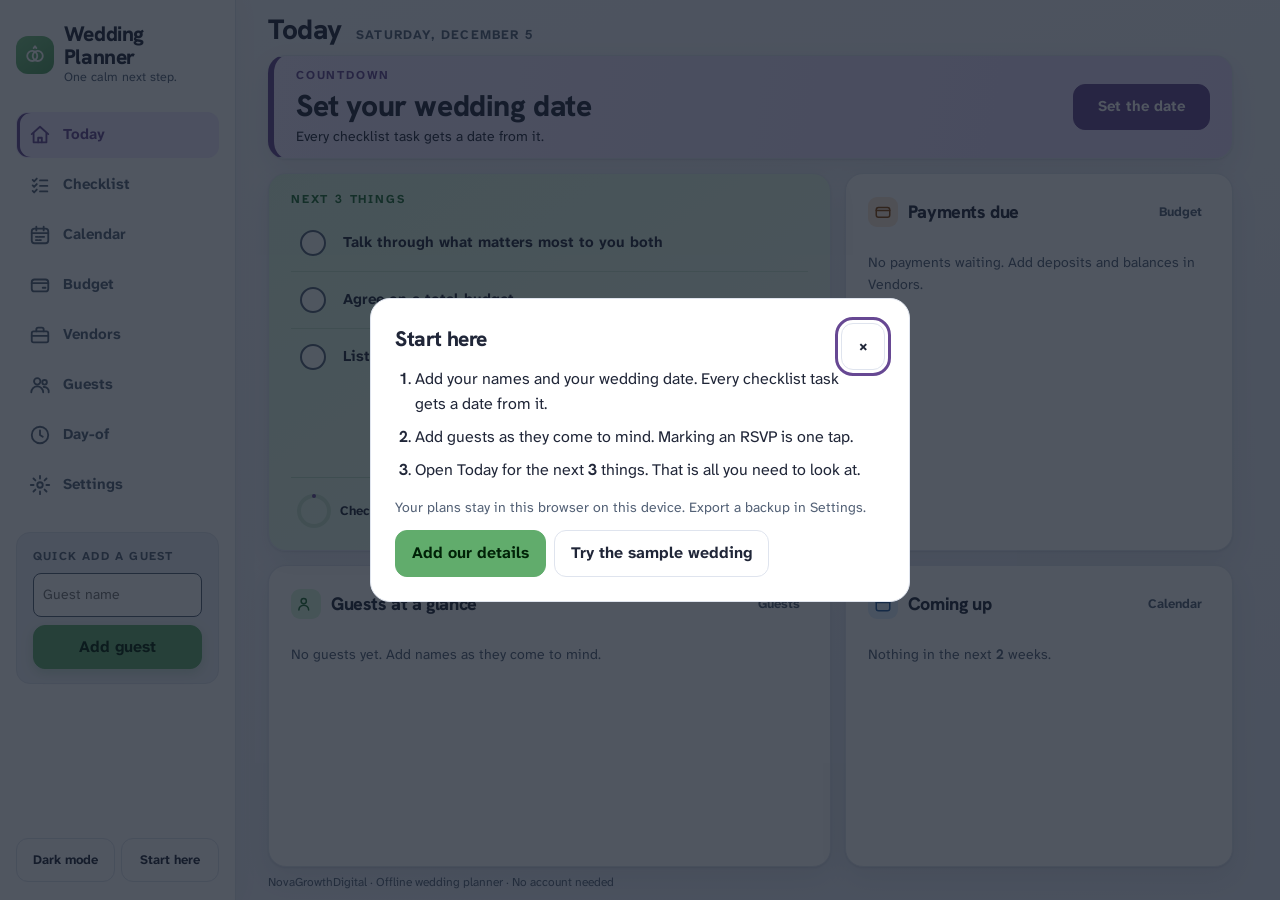
<file: wedding/index.html>
<!doctype html>
<html lang="en" data-theme="light">
<head>
<meta charset="utf-8"><meta name="viewport" content="width=device-width, initial-scale=1">
<meta name="color-scheme" content="light dark"><meta name="apple-mobile-web-app-capable" content="yes"><meta name="mobile-web-app-capable" content="yes"><meta name="apple-mobile-web-app-title" content="Wedding Planner">
<title>Wedding Planner App</title>
<style>
:root{color-scheme:light;--bg:#F7F8FC;--card:#FFFFFF;--raised:#EFF2F7;--line:#DFE4EE;--ink:#202638;--muted:#536176;--money:#D9F5DC;--mi:#1E6C30;--bill:#FEE8D8;--bi:#8A4603;--cal:#E1EEFE;--ci:#225B9C;--task:#F0E8FF;--ti:#674893;--band:#61AC6C;--on:#002207;--focus:#674893}
[data-theme=dark]{color-scheme:dark;--bg:#111927;--card:#233147;--raised:#36465E;--line:#36465E;--ink:#F2F5FA;--muted:#AFBBCD;--money:#233147;--mi:#A1E0A8;--bill:#233147;--bi:#FFBE90;--cal:#233147;--ci:#ADD1FE;--task:#233147;--ti:#D7C1FF;--focus:#D7C1FF}
*{box-sizing:border-box}body{margin:0;background:var(--bg);color:var(--ink);font:16px/1.55 Arial,Helvetica,sans-serif}button,input,select,textarea{font:inherit}button{min-height:44px;border:1px solid var(--line);border-radius:12px;padding:10px 16px;background:var(--card);color:var(--ink);cursor:pointer;font-weight:700}button:hover{background:var(--raised)}button.primary{background:var(--band);color:var(--on);border-color:var(--band)}button.small{padding:6px 12px;font-size:14px}button[aria-pressed=true],button[aria-current=page]{background:var(--task);color:var(--ti);border-color:var(--ti)}:focus-visible{outline:3px solid var(--focus);outline-offset:3px}input,select,textarea{width:100%;min-height:44px;background:var(--card);border:1px solid var(--muted);border-radius:8px;padding:9px;color:var(--ink)}input[type=checkbox]{width:20px;min-height:20px}label{display:block;font-size:14px;font-weight:700;color:var(--muted)}label input,label select{margin-top:5px}h1,h2,h3,p{margin:0 0 12px}h1{font-size:28px;letter-spacing:-.8px}h2{font-size:21px;letter-spacing:-.3px}h3{font-size:17px}.muted{color:var(--muted)}.eyebrow{font-size:12px;font-weight:700;letter-spacing:1.8px;text-transform:uppercase}.shell{max-width:1120px;margin:auto;padding:24px 32px 72px}.top,.row{display:flex;align-items:center;justify-content:space-between;gap:16px}.top{margin-bottom:24px}.brand{display:flex;align-items:center;gap:12px}.mark{background:var(--band);color:var(--on);padding:10px 12px;border-radius:12px;font-weight:800}.actions{display:flex;gap:8px;flex-wrap:wrap}nav{display:flex;gap:8px;margin:0 0 24px;flex-wrap:wrap}nav button{flex:1}.card{background:var(--card);border:1px solid var(--line);border-radius:20px;padding:24px;margin-bottom:20px}.hero{background:var(--money);border-top:6px solid var(--band);padding:32px}.hero .number{font-size:clamp(48px,7vw,80px);line-height:1.2;letter-spacing:-3px;color:var(--mi);font-weight:800;font-variant-numeric:tabular-nums;margin:12px 0}.hero .eyebrow{color:var(--mi)}.hero .subtitle{max-width:650px}.hero-foot{margin-top:24px;display:flex;gap:32px;flex-wrap:wrap}.hero-foot strong{display:block}.grid{display:grid;grid-template-columns:1fr 1fr;gap:20px}.grid .card{margin:0}.fields{display:grid;grid-template-columns:repeat(auto-fit,minmax(160px,1fr));gap:16px;margin:16px 0}.tone-bill{border-top:4px solid #FEA665;background:var(--bill)}.tone-cal{border-top:4px solid #6BAEFE;background:var(--cal)}.tone-task{border-top:4px solid #A17CDA;background:var(--task)}.line{padding:16px 0;border-bottom:1px solid var(--line)}.line:last-child{border:0}.line strong{display:block}.money{font-variant-numeric:tabular-nums;white-space:nowrap}.hint{font-size:14px;color:var(--muted)}.empty{padding:20px 0;color:var(--muted)}details{margin:16px 0}summary{cursor:pointer;font-weight:700;min-height:36px}progress{width:100%;height:10px;accent-color:var(--band)}[hidden]{display:none!important}.demo-ribbon{background:#A17CDA;color:#0A001A;text-align:center;padding:9px;font-weight:700}.status{min-height:28px;margin:8px 0;color:var(--mi);font-weight:700}.notice{padding:16px;background:var(--bill);color:var(--bi);border-radius:12px;margin-bottom:16px}.amounts{display:flex;gap:8px;margin:16px 0}.amounts button{flex:1}.calc .row{margin:10px 0}.total{border-top:1px solid var(--muted);padding-top:12px;font-weight:700}dialog{width:min(540px,94vw);max-height:90vh;overflow:auto;background:var(--card);color:var(--ink);border:1px solid var(--line);border-radius:20px;padding:24px}dialog::backdrop{background:#111927bb}dialog h2{margin-right:32px}.close{float:right}.focus #today-support{display:none}.list-actions{display:flex;gap:8px;flex-wrap:wrap;margin-top:8px}.spaced{margin-top:20px}.history{max-height:400px;overflow:auto}.footer{margin-top:24px;font-size:13px;color:var(--muted)}.pill{display:inline-block;border-radius:8px;background:var(--raised);padding:4px 10px;font-size:13px;font-weight:700}section>h2{margin-bottom:20px}.tablewrap{overflow-x:auto}table{border-collapse:collapse;width:100%}td,th{padding:10px;text-align:left;border-bottom:1px solid var(--line)}a{color:var(--ci)}
@media(max-width:650px){.shell{padding:16px 16px 40px}.top{align-items:flex-start}.top .actions{max-width:110px;justify-content:flex-end}.grid{grid-template-columns:1fr}.card{padding:20px}.hero{padding:24px}.hero-foot{gap:16px}nav{gap:6px}nav button{font-size:14px;padding:8px 6px}.row{flex-wrap:wrap}.number{letter-spacing:-2px!important}.fields{grid-template-columns:1fr}.brand .hint{max-width:160px}.top h1{font-size:21px}}
@media(prefers-reduced-motion:reduce){*,*::before,*::after{scroll-behavior:auto!important;animation:none!important;transition:none!important}}@media print{nav,.top .actions,button,.footer{display:none}.shell{padding:0}.card{break-inside:avoid}body{background:var(--card)}}

@font-face{font-family:'HankenD';font-weight:800;src:url([data-uri]) format('woff')}@font-face{font-family:'HankenM';font-weight:700;src:url([data-uri]) format('woff')}@font-face{font-family:'HankenN';font-weight:700;unicode-range:U+0024,U+0025,U+0030-0039;src:url([data-uri]) format('woff')}@font-face{font-family:'AtkNext';font-weight:400;src:url([data-uri]) format('woff')}@font-face{font-family:'AtkNext';font-weight:700;src:url([data-uri]) format('woff')}
/* ADHD Budget dashboard: sidebar + one-screen Today grid. Fonts: Hanken Grotesk 800 (display + big number), Atkinson Hyperlegible Next 400/700 (body); both OFL, Latin subset. */
:root{--bg2:#E9EDF7;--stepbg:linear-gradient(100deg,#F0E8FF,#E4D8FB);--stepbtn:#674893;--stepink:#FFFFFF;--hero:linear-gradient(145deg,#DCF6DF 0%,#EEF9EF 100%);--shadow:0 1px 2px #1B26421a,0 10px 28px #1B264214;--side:#FFFFFF;--navon:#F0E8FF;--chipsoon:var(--bill);--chipsoonink:var(--bi);--disp:'HankenD','Arial Black',Arial,sans-serif}
[data-theme=dark]{--bg2:#18253A;--stepbg:linear-gradient(100deg,#2B3552,#34345A);--stepbtn:#D7C1FF;--stepink:#1B0F2E;--hero:linear-gradient(145deg,#2A3F4E 0%,#233147 100%);--shadow:0 1px 2px #0006,0 12px 30px #0005;--side:#1A2538;--navon:#38325A;--chipsoon:#4A3A2E;--chipsoonink:#FFC9A3}
body{font-family:'AtkNext',Arial,Helvetica,sans-serif;background:var(--bg);background-image:linear-gradient(160deg,var(--bg) 0%,var(--bg2) 100%);background-attachment:fixed;min-height:100vh}
h1,h2,h3,.number,.mark{font-family:var(--disp)}h1,h2{letter-spacing:-.4px}
progress{-webkit-appearance:none;appearance:none;display:block;height:10px;border:0;border-radius:999px;background:var(--raised);overflow:hidden;accent-color:var(--band)}
progress::-webkit-progress-bar{background:var(--raised);border-radius:999px}progress::-webkit-progress-value{background:var(--band);border-radius:999px}progress::-moz-progress-bar{background:var(--band);border-radius:999px}
.card{box-shadow:var(--shadow);border-radius:18px}
.shell{max-width:none;padding:0;display:block}
.sidebar,.workspace,main,section{min-width:0}
.sidebar{background:var(--side);border-bottom:1px solid var(--line);padding:12px 16px;display:flex;align-items:center;justify-content:space-between;gap:12px}
.sidebar .top{margin:0;display:block}.brand{display:flex;align-items:center;gap:10px}.brand h1{font-size:20px;line-height:1.1;margin:0}.brand .hint{font-size:12px;max-width:none}
.mark{width:38px;height:38px;border-radius:12px;padding:0;display:grid;place-items:center;background:linear-gradient(145deg,#79C583,#4F9C5B);color:#fff}.mark svg{width:22px;height:22px}
.sidebar nav{position:fixed;left:0;right:0;bottom:0;z-index:8;margin:0;display:grid;grid-template-columns:repeat(6,minmax(0,1fr));gap:2px;background:var(--side);border-top:1px solid var(--line);padding:6px 4px max(6px,env(safe-area-inset-bottom));box-shadow:0 -6px 20px #1B26420f}
.sidebar nav button{display:flex;flex-direction:column;align-items:center;justify-content:center;gap:3px;min-height:52px;padding:6px 0;border-color:transparent;background:transparent;font-size:11px;line-height:1.15;font-weight:700;color:var(--muted);border-radius:10px}
.sidebar nav button svg{width:22px;height:22px;flex:none}.sidebar nav button[aria-current=page]{background:var(--navon);color:var(--ti);border-color:transparent}
.side-foot{display:flex;gap:6px;align-items:center}.side-foot #log-spend{display:none}.side-row{display:flex;gap:6px}.side-row button{min-height:36px;padding:6px 12px;font-size:13px}
.workspace{padding:16px 16px 96px}
.view-heading{display:flex;align-items:flex-end;justify-content:space-between;gap:12px;margin-bottom:12px}.view-heading h2{font-size:26px;margin:0}.view-heading .eyebrow{color:var(--muted);margin-bottom:2px;letter-spacing:1.2px}.view-heading>.hint{margin:0;text-align:right}
.status:empty{display:none}.status{margin:0 0 8px}
.workspace>.footer{margin-top:20px;text-align:center}
.dashboard-grid{display:grid;grid-template-columns:minmax(0,1fr);gap:14px}#today-support{display:contents}
.dashboard-grid>.card,#today-support>.card{margin:0;min-width:0;padding:18px}
.panel-heading{display:flex;align-items:center;gap:10px;margin:0 0 10px}.panel-heading h2{font-size:17px;margin:0;flex:1}.panel-heading .ico{width:30px;height:30px;border-radius:9px;display:grid;place-items:center;flex:none}.panel-heading .ico svg{width:18px;height:18px}
.ico.o{background:var(--bill);color:var(--bi)}.ico.b{background:var(--cal);color:var(--ci)}.ico.g{background:var(--money);color:var(--mi)}
[data-theme=dark] .ico.o,[data-theme=dark] .ico.b,[data-theme=dark] .ico.g{background:var(--raised)}
.panel-heading button{min-height:32px;padding:4px 8px;border:0;background:transparent;color:var(--muted);font-size:13px;white-space:nowrap}.panel-heading button:hover{color:var(--ink);background:var(--raised)}
#step-panel{order:1;background:var(--stepbg);border:1px solid var(--line);display:flex;align-items:center;justify-content:space-between;gap:14px;border-left:6px solid var(--ti)}
#step-panel .eyebrow{color:var(--ti)}#step-panel h2{margin:2px 0 0;font-size:19px;line-height:1.25}
#step-panel button{background:var(--stepbtn);color:var(--stepink);border-color:var(--stepbtn);white-space:nowrap;flex:none}
.hero{order:2;background:var(--hero);border:1px solid var(--line);position:relative;display:flex;flex-direction:column}
.hero .row{align-items:center}.hero .eyebrow{color:var(--mi);font-size:12px}
.hero .number{font-family:var(--disp);font-size:60px;line-height:1.02;letter-spacing:-2px;margin:10px 0 6px;color:var(--mi);font-weight:800;font-variant-numeric:tabular-nums;font-feature-settings:'tnum' 1}
.hero .subtitle{font-size:14px;line-height:1.4;margin:0 0 12px;color:var(--ink);max-width:62ch}
.period{margin:0 0 12px}.period .row{margin-bottom:6px;gap:8px;flex-wrap:nowrap}.period .hint{color:var(--ink);font-size:13px}.period progress{height:12px}.period progress::-webkit-progress-bar{background:#ffffffb3}[data-theme=dark] .period progress::-webkit-progress-bar{background:#111927}
.hero-foot{display:grid;grid-template-columns:repeat(3,minmax(0,1fr));gap:10px;margin:0 0 12px;padding-top:12px;border-top:1px solid #1E6C3033}[data-theme=dark] .hero-foot{border-color:#A1E0A833}.hero-foot>div{min-width:0}.hero-foot .hint{display:block;color:var(--muted);font-size:12px;line-height:1.25}.hero-foot strong{display:block;font-size:15px;line-height:1.3;overflow-wrap:anywhere}
.hero-actions{display:flex;flex-wrap:wrap;align-items:center;gap:8px}.chips{display:flex;gap:8px;flex-wrap:wrap}.chips:empty{display:none}
.chips button{min-height:38px;padding:6px 12px;border-radius:999px;font-size:13px;background:var(--card);border:1px solid var(--line)}.chips button span{color:var(--muted);font-weight:400;margin-left:4px}
.mobile-only{display:inline-flex;align-items:center;justify-content:center}
.hero-actions details{margin:0 0 0 auto}.hero summary{font-size:13px;color:var(--mi);min-height:30px}.hero details[open]{position:absolute;z-index:4;inset:12px 12px auto;background:var(--card);border:1px solid var(--line);border-radius:16px;padding:18px;box-shadow:var(--shadow);max-height:80%;overflow:auto}.hero details[open] summary{color:var(--ink)}
#goal-panel{order:5}#bills-panel{order:3}#envelopes-panel{order:4}
#upcoming .line{padding:8px 0}#upcoming .row{gap:10px;flex-wrap:nowrap}#upcoming .row>div{min-width:0;flex:1}#upcoming strong{overflow-wrap:anywhere}
.chip{display:inline-block;border-radius:999px;padding:3px 10px;font-size:12px;font-weight:700;white-space:nowrap;background:var(--raised);color:var(--muted)}.chip.soon{background:var(--chipsoon);color:var(--chipsoonink)}
#upcoming .amt{min-width:72px;text-align:right}
#envelope-summary{display:grid;grid-template-columns:repeat(auto-fit,minmax(220px,1fr));gap:4px 24px}
.envelope-row{padding:6px 0;min-width:0}.envelope-row .row{gap:8px;flex-wrap:nowrap;margin-bottom:5px}.envelope-row strong{font-size:14px;line-height:1.2;overflow-wrap:anywhere}.envelope-row .money{font-size:13px;font-weight:700;color:var(--ci)}.envelope-row .hint{font-size:12px;margin:4px 0 0;line-height:1.3}.envelope-row progress{height:8px}
#envelope-summary progress::-webkit-progress-value{background:var(--ci)}#envelope-summary progress::-moz-progress-bar{background:var(--ci)}
.carry{color:var(--mi);font-weight:700}
#goal-summary h3{margin:0 0 4px;font-size:16px}.goal-amount{margin:4px 0 8px;gap:8px;align-items:baseline}.goal-amount strong{font-family:var(--disp);font-size:26px;color:var(--mi);letter-spacing:-.5px}.goal-amount .hint{margin:0}#goal-summary progress{height:12px}#goal-summary>.hint{margin:8px 0 0}
.empty{padding:8px 0;margin:0;font-size:14px}
.dashboard-grid .row{flex-wrap:nowrap}
@media(min-width:700px) and (max-width:1023px){.workspace{padding:20px 24px 100px}.dashboard-grid{grid-template-columns:repeat(2,minmax(0,1fr))}#step-panel,.hero{grid-column:1 / -1}#envelopes-panel{grid-column:1 / -1;order:6}.hero .number{font-size:76px}.view-heading h2{font-size:30px}.hero-foot strong{font-size:17px}.sidebar{padding:14px 24px}}
@media(max-width:699px){.demo-ribbon{font-size:12px;padding:6px 12px}.hero .pill{white-space:nowrap}.hero-actions details{margin:6px 0 0}.view-heading{margin-bottom:10px}.workspace{padding-top:12px}.hero .eyebrow{font-size:11px;letter-spacing:1px}.view-heading h2{font-size:22px}.view-heading>.hint{display:none}.sidebar .brand .hint{display:none}.mobile-only{width:100%}.hero-actions{flex-direction:column;align-items:stretch}.chips{justify-content:flex-start}#step-panel{flex-direction:column;align-items:stretch;padding:14px 16px}#step-panel button{width:100%}.hero-foot{grid-template-columns:1fr 1fr}.hero-foot>div:first-child{grid-column:1 / -1}}
@media(min-width:1024px){
html,body{height:100%}body{height:100dvh;overflow:hidden;display:flex;flex-direction:column;min-height:0}
.demo-ribbon{flex:none;padding:6px 9px;font-size:14px}
.shell{flex:1;min-height:0;width:100%;margin:0;display:grid;grid-template-columns:236px minmax(0,1fr)}
.sidebar{position:static;display:flex;flex-direction:column;align-items:stretch;justify-content:flex-start;gap:18px;padding:22px 16px 18px;border-bottom:0;border-right:1px solid var(--line);min-height:0;overflow:auto;box-shadow:2px 0 24px #1B26420a}
.brand h1{font-size:21px}.brand .hint{font-size:12.5px}
.sidebar nav{position:static;display:flex;flex-direction:column;gap:4px;padding:0;border:0;background:transparent;box-shadow:none;margin:0}
.sidebar nav button{flex-direction:row;justify-content:flex-start;gap:12px;min-height:46px;padding:10px 12px;font-size:15px;text-align:left;font-weight:700;border-radius:12px}
.sidebar nav button[aria-current=page]{box-shadow:inset 3px 0 0 var(--ti)}
.side-foot{margin-top:auto;flex-direction:column;align-items:stretch;gap:10px}.side-foot #log-spend{display:block;width:100%;min-height:50px;font-size:16px;box-shadow:0 6px 16px #4F9C5B40}.side-row{display:grid;grid-template-columns:1fr 1fr}.side-row button{min-height:40px}
.workspace{padding:22px 32px 14px;overflow-y:auto;scrollbar-gutter:stable;display:flex;flex-direction:column;min-height:0}
.view-heading{flex:none;margin-bottom:14px}.view-heading h2{font-size:30px}.view-heading .eyebrow{font-size:13px}
.workspace>.footer{flex:none;margin-top:10px;font-size:12px;text-align:left}
.workspace>main{flex:1 0 auto;min-height:0;display:flex;flex-direction:column}
#today{flex:1;min-height:0}
.dashboard-grid{height:100%;min-height:620px;grid-template-columns:minmax(0,1.45fr) minmax(0,1fr);grid-template-rows:auto minmax(0,1.5fr) minmax(0,1fr);gap:16px}
#step-panel{grid-column:1 / -1;grid-row:1;padding:14px 22px}#step-panel h2{font-size:23px}#step-panel button{min-height:46px;padding:10px 24px;font-size:15px}
.hero{grid-column:1;grid-row:2;padding:22px 26px;overflow:hidden}
.hero .number{font-size:clamp(64px,6.4vw,92px);margin:12px 0 8px}.hero .subtitle{font-size:15px;display:-webkit-box;-webkit-line-clamp:2;-webkit-box-orient:vertical;overflow:hidden}
.hero-foot strong{font-size:17px}
.mobile-only{display:none}
.hero-actions{margin-top:auto}
#bills-panel{grid-column:2;grid-row:2;overflow:auto}#envelopes-panel{grid-column:1;grid-row:3;overflow:auto}#goal-panel{grid-column:2;grid-row:3;overflow:auto}
.dashboard-grid>.card,#today-support>.card{padding:18px 22px}
#bills-panel,#envelopes-panel,#goal-panel{scrollbar-width:thin}
.panel-heading h2{font-size:18px}
}
.focus #today-support,.focus .hero-foot,.focus .period,.focus .hero details,.focus .chips,.focus #safe-copy,.focus #sample-label,.focus .workspace>.footer{display:none}
.focus .hero-actions{margin-top:0}
@media(min-width:1024px){.focus .dashboard-grid{grid-template-columns:minmax(0,1fr);grid-template-rows:auto minmax(0,1fr);min-height:0}.focus .hero{grid-column:1;grid-row:2;align-items:center;justify-content:center;text-align:center}.focus .hero .number{font-size:clamp(96px,11vw,170px)}.focus .hero .row{justify-content:center}}
@media print{body{height:auto;overflow:visible;display:block;background:#fff}.sidebar,.view-heading{display:none}.shell{display:block}.workspace{overflow:visible;padding:0}.dashboard-grid{height:auto;min-height:0}}
/* round 2 */
body{font-family:'HankenN','AtkNext',Arial,Helvetica,sans-serif}
.money,.amt,.hero-foot strong,#calculation strong,.chips button span,.number .cur,.number .cents,.chip{font-family:'HankenM','HankenD',Arial,Helvetica,sans-serif;font-weight:700;font-variant-numeric:tabular-nums}
.number .cur,.number .cents{font-size:.55em;vertical-align:top;display:inline-block;line-height:1;margin-top:.16em;letter-spacing:-.5px}.number .cur{margin-right:.05em}.number .cents{margin-left:.04em}
.goal-amount strong{font-family:'HankenM','HankenD',Arial,sans-serif;font-weight:700}
.period progress::-webkit-progress-bar{background:#9CC9A5}.period progress::-webkit-progress-value{background:#1E6C30}.period progress::-moz-progress-bar{background:#1E6C30}
[data-theme=dark] .period progress::-webkit-progress-bar{background:#05080D}[data-theme=dark] .period progress::-webkit-progress-value{background:#A1E0A8}[data-theme=dark] .period progress::-moz-progress-bar{background:#A1E0A8}
.more{font-size:12px;color:var(--muted);padding:6px 0 0;margin:0}
.goal-row{padding:4px 0}.goal-row+.goal-row{margin-top:10px;padding-top:12px;border-top:1px solid var(--line)}.goal-row .row{gap:8px;margin-bottom:6px;align-items:baseline}.goal-row strong{font-size:15px}.goal-row .money{font-size:16px;color:var(--mi);white-space:nowrap}.goal-row .money .hint{font-weight:400;font-family:'AtkNext',Arial,sans-serif}.goal-row progress{height:10px}.goal-row>.hint{margin:6px 0 0;font-size:12px}
.quick-log{display:none}.linklike{background:transparent;border:0;box-shadow:none;color:var(--muted);text-decoration:underline;font-size:13px;min-height:36px;padding:4px 8px}.linklike:hover{color:var(--ink);background:transparent}
@media(max-width:649px){.hero .eyebrow .long{display:none}}
@media(min-width:1024px){
.quick-log{display:grid;gap:8px;background:var(--raised);border:1px solid var(--line);border-radius:14px;padding:12px}
.ql-title{font-size:12px;font-weight:700;letter-spacing:1.2px;text-transform:uppercase;color:var(--muted);margin:0}
.ql-row{display:flex;gap:6px;align-items:center}.ql-row input,.ql-row select{flex:1;min-width:0;min-height:40px;font-size:14px;padding:6px 8px;margin:0;width:100%}.ql-row input{flex:.9}.ql-row select{flex:1.1}
.ql-row .primary{flex:1;min-height:40px;box-shadow:0 4px 12px #4F9C5B40}.side-foot .linklike{flex:none;display:inline-flex;align-items:center;justify-content:center;width:auto;min-height:36px;font-size:13px;box-shadow:none}
.number .cur,.number .cents{font-size:.5em}
}
@media(min-width:1024px){
.workspace{padding:14px 32px 8px}
.view-heading{margin-bottom:10px}.view-heading>div{display:flex;align-items:baseline;gap:14px;flex-wrap:wrap}.view-heading h2{order:0;font-size:28px;line-height:1.1}.view-heading .eyebrow{order:1;margin:0}
.dashboard-grid{grid-template-rows:auto minmax(0,1fr) auto;gap:14px}
#step-panel{padding:10px 22px}#step-panel h2{font-size:21px}#step-panel button{min-height:42px}
.hero{padding:18px 26px}.hero .number{font-size:clamp(60px,5.8vw,84px);margin:8px 0 4px}
.workspace>.footer{margin-top:6px}
.envelope-row{padding:3px 0}.envelope-row .row{margin-bottom:4px}
.dashboard-grid>.card,#today-support>.card{padding:16px 22px}
}
.env-name{display:flex;align-items:center;gap:8px;min-width:0}.env-name .carry{font-size:11px;font-weight:700;background:var(--money);color:var(--mi);border-radius:999px;padding:2px 8px;white-space:nowrap}
[data-theme=dark] .env-name .carry{background:var(--raised)}
.money .hint,.goal-row .hint,.goal-amount .hint{font-family:inherit;font-weight:700}
.ql-row .primary{flex:none;padding:0 22px}.ql-row .linklike{flex:1;min-width:0;white-space:nowrap;padding:4px 2px}
.goal-row .money .hint{font-family:'HankenN','AtkNext',Arial,sans-serif;font-weight:400}
/* round 3 */
@media(min-width:1024px){
.sidebar{gap:24px}.sidebar nav+.quick-log{margin-top:0}
.quick-log{padding:14px 16px;gap:10px}.ql-row{gap:8px}
.ql-row .linklike{background:none;border:0;box-shadow:none;text-decoration:none;color:var(--muted);flex:1;text-align:center;padding:4px 0}
.ql-row .linklike:hover,.ql-row .linklike:focus-visible{text-decoration:underline;color:var(--ink);background:none}
}
.envelope-row .env-name{min-width:0;flex-wrap:wrap;gap:6px}.envelope-row .hint{white-space:nowrap;overflow:hidden;text-overflow:ellipsis}
[data-theme=dark] .period progress::-webkit-progress-bar{background:#4B6276}[data-theme=dark] .period progress::-moz-progress-bar{background:#A1E0A8}
@media(max-width:649px){
.chips{flex-wrap:nowrap;gap:6px;overflow-x:auto;scrollbar-width:none;max-width:100%}.chips::-webkit-scrollbar{display:none}
.chips button{flex:none;min-height:34px;padding:4px 9px;font-size:12px}.chips button span{margin-left:3px}
.hero details{margin-bottom:8px}
}
@media(min-width:1024px){.ql-row input{flex:1.25;padding:6px 8px;font-size:13px}.ql-row select{flex:1;font-size:13px;padding:6px 4px}}
@media(min-width:1024px){.ql-row select{padding:6px 18px 6px 6px;text-overflow:ellipsis}.ql-row input{flex:1.1}}
@media(min-width:1024px){.ql-row input{flex:.8}.ql-row select{flex:1.2;padding:6px 14px 6px 6px}}
@media(min-width:1024px){.ql-row input{flex:1}.ql-row select{flex:1.2}}
@media(min-width:1024px){.ql-row input{flex:.85}.ql-row select{flex:1.3;padding-left:8px}}

/* round 4: make it yours + calm motion */
[data-theme=light][data-accent=ocean]{--task:#E7F1FE;--ti:#275086;--focus:#275086;--stepbg:linear-gradient(100deg,#E7F1FE,#D6E6FA);--stepbtn:#275086;--stepink:#FFFFFF;--navon:#E7F1FE;--bg:#F6F9FB;--bg2:#E9EEF4}
[data-theme=dark][data-accent=ocean]{--ti:#9FC2EF;--focus:#9FC2EF;--stepbg:linear-gradient(100deg,#2B3B50,#35455A);--stepbtn:#9FC2EF;--stepink:#0F1D2E;--navon:#33455B}
[data-theme=light][data-accent=teal]{--task:#EBFAF9;--ti:#105B59;--focus:#105B59;--stepbg:linear-gradient(100deg,#EBFAF9,#DCF4F3);--stepbtn:#105B59;--stepink:#FFFFFF;--navon:#EBFAF9;--bg:#F7FBFA;--bg2:#EBF2F2}
[data-theme=dark][data-accent=teal]{--ti:#7BEAE6;--focus:#7BEAE6;--stepbg:linear-gradient(100deg,#2B504E,#355A59);--stepbtn:#7BEAE6;--stepink:#0F2E2D;--navon:#335B5A}
[data-theme=light][data-accent=rose]{--task:#FDE7EF;--ti:#862D4D;--focus:#862D4D;--stepbg:linear-gradient(100deg,#FDE7EF,#F9D7E4);--stepbtn:#862D4D;--stepink:#FFFFFF;--navon:#FDE7EF;--bg:#FBF7F8;--bg2:#F3E9ED}
[data-theme=dark][data-accent=rose]{--ti:#F1ACC5;--focus:#F1ACC5;--stepbg:linear-gradient(100deg,#502B38,#5A3542);--stepbtn:#F1ACC5;--stepink:#2E0F1B;--navon:#5B3342}
[data-theme=light][data-accent=marigold]{--task:#FEF6E6;--ti:#6D4B09;--focus:#6D4B09;--stepbg:linear-gradient(100deg,#FEF6E6,#FBEED6);--stepbtn:#6D4B09;--stepink:#FFFFFF;--navon:#FEF6E6;--bg:#FBFAF6;--bg2:#F4F0E9}
[data-theme=dark][data-accent=marigold]{--ti:#EAC57B;--focus:#EAC57B;--stepbg:linear-gradient(100deg,#50432B,#5A4E35);--stepbtn:#EAC57B;--stepink:#2E240F;--navon:#5B4E33}
[data-theme=light][data-accent=graphite]{--task:#F1F2F4;--ti:#485060;--focus:#485060;--stepbg:linear-gradient(100deg,#F1F2F4,#E6E7EA);--stepbtn:#485060;--stepink:#FFFFFF;--navon:#F1F2F4;--bg:#F9F9F9;--bg2:#EEEEEF}
[data-theme=dark][data-accent=graphite]{--ti:#B1C0DD;--focus:#B1C0DD;--stepbg:linear-gradient(100deg,#2B3750,#35415A);--stepbtn:#B1C0DD;--stepink:#0F192E;--navon:#33415B}[data-accent]:not([data-accent=lavender]) .demo-ribbon{background:var(--stepbtn);color:var(--stepink)}
fieldset{border:0;padding:0;margin:0 0 14px;min-width:0}legend{font-size:14px;font-weight:700;color:var(--muted);padding:0;margin-bottom:6px}
.seg{display:flex;gap:8px;flex-wrap:wrap}.seg label{display:flex;align-items:center;gap:8px;min-height:44px;padding:8px 14px;border:1px solid var(--line);border-radius:12px;background:var(--card);color:var(--ink);cursor:pointer;font-size:14px;margin:0}.seg label:has(input:checked){background:var(--task);border-color:var(--ti);color:var(--ti)}.seg input{width:20px;min-height:20px;height:20px;margin:0;accent-color:var(--ti)}
.swatches{display:flex;gap:14px;flex-wrap:wrap}
button.swatch,button.swatch:hover,button.swatch[aria-pressed=true]{display:flex;flex-direction:column;align-items:center;gap:6px;background:none;border:0;padding:4px;min-height:0;font-size:13px;font-weight:700;color:var(--ink)}
.swatch i{display:block;width:44px;height:44px;border-radius:50%;background:var(--sw-l);box-shadow:0 0 0 1px var(--muted)}
[data-theme=dark] .swatch i{background:var(--sw-d)}
.swatch[aria-pressed=true] i{box-shadow:0 0 0 3px var(--card),0 0 0 5px var(--ti)}
.swatch[aria-pressed=true] i::after{content:"\2713";display:grid;place-items:center;height:100%;font-style:normal;font-weight:800;font-size:20px;color:#fff}
[data-theme=dark] .swatch[aria-pressed=true] i::after{color:#111927}
.swatch:focus-visible{outline:3px solid var(--focus);outline-offset:2px;border-radius:12px}
.swatch-custom{display:flex;flex-direction:column;align-items:center;gap:6px;position:relative;padding:4px;font-size:13px;font-weight:700;color:var(--ink);cursor:pointer;margin:0}
.swatch-custom input{position:absolute;top:4px;left:50%;width:44px;height:44px;min-height:44px;margin:0 0 0 -22px;padding:0;border:0;opacity:0;cursor:pointer}
.swatch-custom i{background:conic-gradient(#E0405A,#F2B134,#7BC96F,#3FB6D9,#7A5CC8,#E0405A)}
[data-theme=dark] .swatch-custom i{background:conic-gradient(#E0405A,#F2B134,#7BC96F,#3FB6D9,#7A5CC8,#E0405A)}
.swatch-custom.on i,[data-theme=dark] .swatch-custom.on i{background:var(--cs);box-shadow:0 0 0 3px var(--card),0 0 0 5px var(--ti)}
.swatch-custom.on i::after{content:"\2713";display:grid;place-items:center;height:100%;font-style:normal;font-weight:800;font-size:20px;color:var(--ck)}
.swatch-custom:focus-within{outline:3px solid var(--focus);outline-offset:2px;border-radius:12px}
.payoff{font-size:14px;margin:6px 0 0;color:var(--ink)}.payoff+.payoff{margin-top:2px;color:var(--muted)}.payoff strong{display:inline}
.checkpop{display:inline-block;width:18px;height:18px;margin-right:8px;vertical-align:-3px;color:var(--mi)}.checkpop svg{display:block;width:18px;height:18px}
#backup-resume{display:flex;align-items:center;gap:12px;flex-wrap:wrap}
@media(prefers-reduced-motion:no-preference){
@keyframes pgin{from{opacity:0}to{opacity:1}}
main>section:not([hidden]){animation:pgin .15s ease-out both}
progress::-webkit-progress-value{transition:width .45s ease}
@keyframes fillin{from{transform:scaleX(0)}to{transform:scaleX(1)}}
.pg-anim progress::-webkit-progress-value{transform-origin:left center;animation:fillin .6s ease-out both}
@keyframes cpop{0%{transform:scale(.3);opacity:0}65%{transform:scale(1.2);opacity:1}100%{transform:scale(1);opacity:1}}
.checkpop{animation:cpop .4s cubic-bezier(.2,1.2,.4,1) both}
@keyframes gglow{0%{box-shadow:0 0 0 0 transparent}30%{box-shadow:0 0 0 6px var(--money)}100%{box-shadow:0 0 0 0 transparent}}
.reached{border-radius:12px;animation:gglow 1.5s ease-out 1}
}
html:not([lang=en]) .ql-row .primary{padding:0 12px}
#calculation .row>span{min-width:0;overflow-wrap:anywhere;hyphens:auto}#calculation .row>.money{flex:none}
/* round 5: bill calendar (Bills page) */
#cal-details{margin:0}#bill-cal summary{display:flex;align-items:center;justify-content:space-between;gap:12px;min-height:44px;cursor:pointer;list-style:none}
#bill-cal summary::-webkit-details-marker{display:none}
#bill-cal summary h3{margin:0}
#bill-cal summary::after{content:'';flex:none;width:9px;height:9px;border-right:2.5px solid var(--ci);border-bottom:2.5px solid var(--ci);transform:rotate(45deg);margin:-5px 8px 0 0}
#bill-cal details[open]>summary::after{transform:rotate(-135deg);margin-top:5px}
.cal-head{display:flex;align-items:center;gap:8px;margin:10px 0;flex-wrap:wrap}
.cal-head strong{flex:1 1 160px;font-family:var(--disp);font-size:18px;color:var(--ci)}
.cal-nav{display:flex;gap:6px}
.cal-nav button{min-width:44px;font-size:15px}
#cal-prev,#cal-next{font-size:22px;line-height:1;padding:4px 12px}
.cal-grid{display:grid;grid-template-columns:repeat(7,minmax(0,1fr));gap:4px}
.cal-wd{font-size:12px;font-weight:700;color:var(--muted);text-align:center;padding:2px 0;text-transform:uppercase;letter-spacing:.4px;overflow:hidden;text-overflow:ellipsis;white-space:nowrap}
.cal-day,button.cal-day{min-height:64px;min-width:0;padding:4px 5px;margin:0;border-radius:10px;background:var(--card);border:1px solid var(--line);color:var(--ink);display:flex;flex-direction:column;align-items:stretch;justify-content:flex-start;gap:3px;font-weight:400;text-align:left;overflow:hidden;box-shadow:none}
button.cal-day:hover{border-color:var(--ci)}
button.cal-day[aria-pressed=true]{border:2px solid var(--ti);background:var(--task)}
.cal-pad{background:transparent;border-color:transparent}
.cal-n{font-size:13px;font-weight:700;line-height:20px;align-self:flex-start;min-width:20px}
.cal-day[aria-current=date]{border:2px solid var(--ci)}
.cal-day[aria-current=date] .cal-n{background:var(--ci);color:var(--card);border-radius:999px;text-align:center;padding:0 6px}
.cal-dots{display:flex;flex-direction:column;gap:2px;min-width:0}
.cal-bill{display:flex;align-items:center;gap:3px;font-size:12px;font-weight:700;line-height:1.3;border-radius:6px;padding:1px 4px;min-width:0;white-space:nowrap;overflow:hidden}
.cal-bill .cal-name{overflow:hidden;text-overflow:ellipsis;min-width:0}
.cal-bill .cal-amt{margin-left:auto;padding-left:4px;font-variant-numeric:tabular-nums;flex:none}
.cal-bill .cal-mark:empty{display:none}
.cal-bill.due,.cal-bill.over,.cal-tag.due,.cal-tag.over{background:var(--chipsoon);color:var(--chipsoonink)}
.cal-bill.over,.cal-tag.over{box-shadow:inset 0 0 0 1.5px var(--chipsoonink)}
.cal-bill.paid,.cal-tag.paid{background:var(--money);color:var(--mi)}
[data-theme=dark] .cal-bill.paid,[data-theme=dark] .cal-tag.paid{background:transparent;box-shadow:inset 0 0 0 1px var(--mi)}
.cal-more{font-size:12px;font-weight:700;color:var(--muted)}
.cal-foot{display:flex;flex-wrap:wrap;justify-content:space-between;align-items:center;gap:6px 16px;margin-top:10px}
.cal-legend{display:flex;flex-wrap:wrap;gap:4px 14px;font-size:13px;color:var(--muted)}
.cal-key::before{content:'';display:inline-block;width:10px;height:10px;border-radius:50%;margin-right:6px;vertical-align:-1px}
.cal-key.paid::before{background:var(--mi)}.cal-key.due::before{background:var(--bi)}.cal-key.over::before{background:var(--bi);box-shadow:0 0 0 2px var(--cal),0 0 0 3.5px var(--bi);width:8px;height:8px;margin-left:2px}
#cal-day{margin-top:8px}
#cal-day .row{gap:10px;align-items:center;padding:8px 0}
#cal-day .row>span:first-child{flex:1;min-width:0;overflow-wrap:anywhere;font-weight:700}
.cal-tag{border-radius:999px;padding:2px 10px;font-size:12px;font-weight:700;white-space:nowrap}
@media(max-width:1279px){.cal-bill .cal-amt{display:none}}
@media(max-width:699px){.cal-head strong{font-size:17px}.cal-day,button.cal-day{min-height:46px;padding:3px;align-items:center;gap:4px}.cal-n{align-self:center;font-size:13px}
.cal-dots{flex-direction:row;flex-wrap:wrap;justify-content:center;gap:3px}.cal-bill{width:8px;height:8px;padding:0;border-radius:50%;flex:none}.cal-bill>*{display:none}
.cal-bill.due,.cal-bill.over{background:var(--bi)}.cal-bill.paid{background:var(--mi)}.cal-bill.over{box-shadow:0 0 0 1.5px var(--card),0 0 0 3px var(--bi)}[data-theme=dark] .cal-bill.paid{background:var(--mi);box-shadow:none}.cal-wd{font-size:11px;letter-spacing:0}}
@media(prefers-reduced-motion:no-preference){button.cal-day{transition:border-color .15s ease,background-color .15s ease}}
/* Wedding Planner: wedding pieces on the Budget App shell (Planner App rules carried). Kind colors keep one meaning: checklist = accent, payments = orange, vendors = blue, key dates = green. */
.side-row button,.panel-heading button,.chips button{min-height:44px}
.sidebar nav{grid-template-columns:repeat(7,minmax(0,1fr))}.sidebar nav button[data-page=calendar]{display:none}
.sidebar nav .ns{display:inline}.sidebar nav .nl{display:none}
.side-foot #start-again{display:none}
@media(min-width:1024px){.sidebar nav button[data-page=calendar]{display:flex}.sidebar nav .ns{display:none}.sidebar nav .nl{display:inline}.side-foot #start-again{display:block}.side-foot #cal-top{display:none}.side-row button{min-height:44px}}
.mark{background:linear-gradient(145deg,#79C583,#4F9C5B)}
.quick-add{display:none}
@media(min-width:1024px){.quick-add{display:grid;gap:8px;background:var(--raised);border:1px solid var(--line);border-radius:14px;padding:14px 16px}.quick-add input{min-height:44px;margin:0;font-size:14px}.quick-add .ql-row .primary{flex:1;min-height:44px;padding:0 12px}}
.quick-add .ql-row{display:grid;gap:2px}
/* rows */
.trow{display:flex;align-items:center;gap:8px;padding:6px 0;border-bottom:1px solid var(--line);min-width:0}.trow:last-child{border-bottom:0}
.trow>.tx{flex:1;min-width:0}.trow>.tx strong{display:block;font-size:15px;line-height:1.3;overflow-wrap:anywhere;font-weight:700}.trow.done>.tx strong{text-decoration:line-through;text-decoration-thickness:1.5px;color:var(--muted)}
.trow .meta,.crow .meta,.soon .meta{display:flex;flex-wrap:wrap;gap:4px 8px;align-items:center;font-size:12px;color:var(--muted);margin-top:2px}
.meta .pill{font-size:12px;padding:1px 8px}
button.check{flex:none;width:44px;height:44px;min-height:44px;padding:0;border:0;background:transparent;display:grid;place-items:center;border-radius:50%}
button.check:hover{background:var(--raised)}button.check i{display:grid;place-items:center;width:26px;height:26px;border-radius:50%;border:2px solid var(--muted);background:var(--card)}
button.check i svg{width:16px;height:16px;opacity:0}
button.check[aria-pressed=true]{background:transparent;border:0}button.check[aria-pressed=true] i{background:var(--band);border-color:var(--band);color:var(--on)}button.check[aria-pressed=true] i svg{opacity:1}
.sp{display:flex;align-items:center;gap:8px;font-size:13px;color:var(--muted)}.sp progress{width:120px;height:8px}.sp.prog{margin:0 0 12px}
.row-actions{display:flex;gap:6px;flex-wrap:wrap;margin:4px 0 6px 52px}.row-actions.flat{margin-left:0}
.row-actions button{min-height:44px;padding:6px 12px;font-size:13px}
.row-note{margin:0 0 4px 52px}.row-note.flat{margin-left:0}
button.tx{background:none;border:0;text-align:left;padding:0;min-height:44px;color:inherit;font:inherit;box-shadow:none;display:block;cursor:pointer}
button.tx:hover,button.tx:disabled{background:none;opacity:1}button.tx:disabled{cursor:default;color:inherit}
.kbox{width:44px;min-height:44px;display:grid;place-items:center;flex:none}
.calm{color:var(--bi);font-weight:700}
.has-note{color:var(--ti);font-weight:700}
.pk{font-weight:700;color:var(--bi)}.amt{font-weight:700;color:var(--ink)}
.plus{font-size:12px;color:var(--ti);font-weight:700}
.pill.warn{background:var(--bill);color:var(--bi)}.pill.st-booked,.pill.st-signed{background:var(--money);color:var(--mi)}.pill.st-asked{background:var(--cal);color:var(--ci)}
[data-theme=dark] .pill.warn,[data-theme=dark] .pill.st-booked,[data-theme=dark] .pill.st-signed,[data-theme=dark] .pill.st-asked{background:var(--raised)}
/* today */
#step-panel h2{font-size:clamp(22px,3vw,30px)}#step-panel .hint{color:var(--ink);margin:2px 0 0;font-size:14px;display:flex;flex-wrap:wrap;gap:0 4px}
#next-panel{display:flex;flex-direction:column;gap:6px}#next-panel .eyebrow{margin:0}
#next-list .trow{border-color:#1E6C3026}[data-theme=dark] #next-list .trow{border-color:#A1E0A826}
#next-list button.check i{background:#ffffffcc}[data-theme=dark] #next-list button.check i{background:var(--card)}
#next-list button.check[aria-pressed=true] i{background:var(--band)}
.rings{display:flex;gap:10px;margin-top:auto;padding-top:10px;border-top:1px solid #1E6C3033;flex-wrap:wrap}[data-theme=dark] .rings{border-color:#A1E0A833}
.ring{display:flex;align-items:center;gap:8px;min-height:44px;padding:4px 10px 4px 4px;border-radius:999px;background:transparent;border:1px solid transparent;font-size:13px;font-weight:700;color:var(--ink)}
.ring:hover{background:#ffffff80}[data-theme=dark] .ring:hover{background:var(--raised)}
.ring svg{width:36px;height:36px;transform:rotate(-90deg);flex:none}.ring .rt{fill:none;stroke:#1E6C3026;stroke-width:4}[data-theme=dark] .ring .rt{stroke:#ffffff1f}.ring .rv{fill:none;stroke-width:4;stroke-linecap:round}
.ring b{font-family:'HankenM','HankenD',Arial,sans-serif;color:var(--mi)}
.ring.r-check .rv{stroke:var(--ti)}.ring.r-paid .rv{stroke:var(--bi)}.ring.r-rsvp .rv{stroke:var(--ci)}
#pay-panel{order:3}#guest-panel{order:4}#soon-panel{order:5}
.soon{display:flex;align-items:center;gap:10px;padding:6px 0;border-bottom:1px solid var(--line);min-width:0}.soon:last-child{border:0}.soon .tx{flex:1;min-width:0}.soon strong{display:block;font-size:14px;line-height:1.3;overflow-wrap:anywhere}
.kdot{flex:none;width:10px;height:10px;border-radius:50%;background:var(--ti)}.kdot.pay{background:var(--bi)}.kdot.vendor{background:var(--ci)}.kdot.date{background:var(--mi)}
.counts{display:grid;grid-template-columns:repeat(auto-fit,minmax(min(100%,128px),1fr));gap:8px;margin:0 0 10px}
.counts>div{background:var(--raised);border-radius:12px;padding:8px 12px;min-width:0}
.counts b{display:block;font-family:var(--disp);font-size:clamp(18px,5.2vw,22px);line-height:1.15;color:var(--ink);overflow-wrap:anywhere}.counts span{display:block;font-size:12px;font-weight:700;color:var(--muted)}
.counts .yes b{color:var(--mi)}
.meals{margin:0 0 6px}
.chips.meals{flex-wrap:wrap;overflow:visible}
.meals .pill{white-space:nowrap}.meals .pill b{color:var(--ti)}
#guest-glance .hint{margin:4px 0 0;font-size:13px}
@media(min-width:1024px){
#next-panel{grid-column:1;grid-row:2;overflow:auto}#pay-panel{grid-column:2;grid-row:2;overflow:auto}#guest-panel{grid-column:1;grid-row:3;overflow:auto}#soon-panel{grid-column:2;grid-row:3;overflow:auto}
#next-panel,#pay-panel,#guest-panel,#soon-panel{scrollbar-width:thin}
.dashboard-grid{grid-template-rows:auto minmax(0,1fr) minmax(0,.8fr)}
}
@media(min-width:700px) and (max-width:1023px){#pay-panel,#guest-panel{grid-column:auto}#soon-panel{grid-column:1 / -1}}
/* lists */
.toolbar{display:flex;gap:8px;flex-wrap:wrap;align-items:center;margin-bottom:12px}.toolbar form{display:flex;gap:8px;flex:1 1 320px;min-width:0;flex-wrap:wrap}.toolbar form input{flex:1 1 200px;min-width:0;margin:0}.toolbar form select{flex:0 1 220px;min-width:0;margin:0}
.group h3{display:flex;align-items:center;gap:8px;margin:0 0 4px;font-size:16px}.group h3 .pill{font-size:12px}
.group+.group{margin-top:14px}
.group.catch{border-left:4px solid var(--bi);padding-left:12px}.group.catch>.hint{margin:0 0 4px;font-size:13px}
#check-head .notice{display:flex;align-items:center;justify-content:space-between;gap:10px;flex-wrap:wrap;padding:12px 16px}#check-head .notice button{min-height:44px}
.crow{padding:4px 0 8px;border-bottom:1px solid var(--line)}.crow:last-child{border-bottom:0}
.crow>.tx{width:100%}.cn{display:flex;align-items:center;gap:8px;flex-wrap:wrap}.cn strong{font-size:15px;overflow-wrap:anywhere}
.crow progress{height:6px;margin:2px 0 0}
#pay-feed details{margin:8px 0 0}
.vdetail{display:grid;grid-template-columns:repeat(auto-fit,minmax(min(100%,200px),1fr));gap:6px 16px;margin:4px 0 4px 52px;font-size:14px}.vdetail>div{display:flex;flex-direction:column;min-width:0;overflow-wrap:anywhere}.vdetail .hint{font-size:12px}
#vendor-sum{margin:6px 0 4px}
.gtabs{width:max-content;max-width:100%;margin:0 0 14px}.gtabs button{padding:4px 16px}
.gbar{gap:8px;margin:4px 0 8px;flex-wrap:wrap}.gbar button{min-height:44px}
.rsvp{display:flex;gap:2px;background:var(--raised);border-radius:12px;padding:3px;flex:none}
.rsvp button{min-height:44px;padding:4px 10px;font-size:13px;border:0;background:transparent;border-radius:10px;box-shadow:none;color:var(--ink)}
.rsvp button[aria-pressed=true]{background:var(--card);color:var(--ti);box-shadow:0 1px 3px #1B26421f}
.rsvp button[data-v=yes][aria-pressed=true]{background:var(--band);color:var(--on)}
#guest-list .trow{padding:4px 0}
.tables{display:grid;grid-template-columns:repeat(auto-fill,minmax(min(100%,280px),1fr));gap:16px;margin:0 0 16px}.tables>.card{margin:0}
.tcard .panel-heading h3{margin:0;flex:1;font-size:17px;overflow-wrap:anywhere}.tcard.over{border-color:var(--bi);box-shadow:inset 0 4px 0 var(--bi)}
.seated{list-style:none;padding:0;margin:0 0 6px}.seated li{display:flex;align-items:center;justify-content:space-between;gap:8px;border-bottom:1px solid var(--line);font-size:14px;min-width:0}.seated li span{overflow-wrap:anywhere;min-width:0}
button.ic{min-height:44px;width:44px;padding:0;display:grid;place-items:center;background:transparent;border:0;box-shadow:none;color:var(--muted);flex:none}button.ic svg{width:18px;height:18px}
#unseated button[aria-pressed=true]{background:var(--band);color:var(--on);border-color:var(--band)}
#seat-conflicts .notice{margin:0 0 12px}#seat-conflicts ul{margin:6px 0 0;padding-left:20px}
.hint.ok{color:var(--mi);font-weight:700;margin:0 0 10px}
.trow.run .rt{flex:none;min-width:84px;display:flex;flex-direction:column;font-family:'HankenM','HankenD',Arial,sans-serif;font-weight:700;font-size:14px;color:var(--ti)}.trow.run .rt .hint{font-size:12px;font-weight:400}
.trow.run+.row-note,.trow.run+.row-actions,.trow.run+.row-note+.row-actions{margin-left:92px}
/* calendar */
.cal-card .cal-head strong{color:var(--ti)}
.cal-filters{display:flex;flex-wrap:wrap;gap:6px;margin:0 0 10px}.cal-filters button{min-height:44px;padding:4px 12px;border-radius:999px;font-size:13px;display:inline-flex;align-items:center;gap:6px}
.cal-filters button[aria-pressed=false]{background:var(--card);color:var(--muted);border-color:var(--line)}
.cal-filters button[aria-pressed=false] .kdot{background:transparent;box-shadow:inset 0 0 0 2px var(--muted)}
.cal-bill.k-task{background:var(--task);color:var(--ti)}.cal-bill.k-pay{background:var(--bill);color:var(--bi)}.cal-bill.k-vendor{background:var(--cal);color:var(--ci)}.cal-bill.k-date{background:var(--money);color:var(--mi)}
[data-theme=dark] .cal-bill.k-task,[data-theme=dark] .cal-bill.k-pay,[data-theme=dark] .cal-bill.k-vendor,[data-theme=dark] .cal-bill.k-date{background:var(--raised)}
.cal-bill.done .cal-name{text-decoration:line-through}
.cal-day.out .cal-n{color:var(--muted)}button.cal-day.out{background:transparent}
.week-grid{display:grid;grid-template-columns:repeat(7,minmax(0,1fr));gap:6px}
.wk-day{border:1px solid var(--line);border-radius:12px;padding:6px;min-width:0;background:var(--card);display:flex;flex-direction:column;gap:3px}
.wk-day>button{min-height:44px;padding:2px 4px;border:0;background:transparent;display:flex;flex-direction:column;align-items:flex-start;font-size:12px;color:var(--muted);text-transform:uppercase;letter-spacing:.3px}
.wk-day>button b{font-family:var(--disp);font-size:18px;color:var(--ink);text-transform:none;letter-spacing:0}
.wk-day[aria-current=date]{border:2px solid var(--ci)}.wk-day.sel{border:2px solid var(--ti);background:var(--task)}
.wk-day .cal-bill{white-space:normal;line-height:1.25;padding:2px 5px}.wk-day .cal-t{font-weight:700;margin-right:4px}
#day-card .trow{padding:4px 0}
@media(max-width:699px){
.tight{padding:14px 10px!important}.cal-grid{gap:3px}
.cal-bill.k-task{background:var(--ti)}.cal-bill.k-pay{background:var(--bi)}.cal-bill.k-vendor{background:var(--ci)}.cal-bill.k-date{background:var(--mi)}
[data-theme=dark] .cal-bill.k-task{background:var(--ti)}[data-theme=dark] .cal-bill.k-pay{background:var(--bi)}[data-theme=dark] .cal-bill.k-vendor{background:var(--ci)}[data-theme=dark] .cal-bill.k-date{background:var(--mi)}
.week-grid{grid-template-columns:minmax(0,1fr)}.wk-day{flex-direction:row;flex-wrap:wrap;align-items:center}.wk-day>button{flex-direction:row;align-items:baseline;gap:8px;width:100%}
.wk-day .cal-bill{width:auto;height:auto;padding:2px 8px;border-radius:6px}.wk-day .cal-bill>*{display:inline}
[data-theme] .wk-day .cal-bill.k-task{background:var(--task);color:var(--ti)}[data-theme] .wk-day .cal-bill.k-pay{background:var(--bill);color:var(--bi)}[data-theme] .wk-day .cal-bill.k-vendor{background:var(--cal);color:var(--ci)}[data-theme] .wk-day .cal-bill.k-date{background:var(--money);color:var(--mi)}
[data-theme=dark] .wk-day .cal-bill.k-task,[data-theme=dark] .wk-day .cal-bill.k-pay,[data-theme=dark] .wk-day .cal-bill.k-vendor,[data-theme=dark] .wk-day .cal-bill.k-date{background:var(--raised)}
.row-actions,.row-note,.vdetail{margin-left:0}.trow.run+.row-note,.trow.run+.row-actions,.trow.run+.row-note+.row-actions{margin-left:0}
.trow.guest{flex-wrap:wrap;gap:2px 8px}.trow.guest .rsvp{width:100%}.trow.guest .rsvp button{flex:1}
.trow.run .rt{min-width:72px}
}
/* page grids + forms */
.two{display:grid;grid-template-columns:repeat(auto-fit,minmax(min(100%,320px),1fr));gap:16px;align-items:start}.two>.card{margin:0}
#budget .two,#calendar .two{margin-top:16px}
.form-row{display:flex;gap:8px;flex-wrap:wrap;align-items:flex-end;margin:8px 0}.form-row>label{flex:1 1 150px;min-width:0}.form-row>button{flex:none;min-height:44px}
#edit-fields{display:grid;grid-template-columns:repeat(auto-fit,minmax(min(100%,210px),1fr));gap:4px 12px;margin:10px 0}#edit-fields .wide{grid-column:1 / -1}#edit-fields label .hint{display:block;font-size:12px;font-weight:400;margin-top:-4px}
.check-label{display:flex;align-items:center;gap:10px;min-height:44px;color:var(--ink);font-size:15px;margin:4px 0}
.check-label input{margin:0;width:22px;height:22px;min-height:22px;accent-color:var(--ti)}
.burst{position:fixed;inset:0;pointer-events:none;z-index:30;overflow:hidden}
.burst i{position:absolute;left:50%;top:42%;width:10px;height:10px;border-radius:3px;animation:fly 1.1s cubic-bezier(.2,.7,.3,1) forwards}
@keyframes fly{from{transform:translate(0,0) rotate(0);opacity:1}to{transform:translate(var(--dx),var(--dy)) rotate(260deg);opacity:0}}
.win{border-radius:14px;padding:12px 14px;background:var(--card);color:var(--mi);font-weight:700;margin:0 0 8px}[data-theme=dark] .win{background:var(--raised)}
ol.start{padding-left:20px;margin:0 0 14px}ol.start li{margin:0 0 8px}
dialog .actions{margin-top:12px}
.sr{position:absolute;width:1px;height:1px;overflow:hidden;clip:rect(0 0 0 0);white-space:nowrap}
/* print: table list and run sheet only */
#printout{color:#000;background:#fff;font:12pt Arial,sans-serif}#printout h1{font-size:20pt;margin:0 0 4px}#printout h2{font-size:14pt;margin:12px 0 4px}#printout small{font-weight:400;color:#444}
#printout table{width:100%;border-collapse:collapse;margin-top:10px}#printout th,#printout td{border:1px solid #999;padding:6px 8px;text-align:left;vertical-align:top}
#printout .pt{break-inside:avoid}
@media print{.burst{display:none!important}body.printing>*:not(#printout){display:none!important}body.printing #printout{display:block!important}}
/* SHELL GAP: Budget summary is 36 px; wedding targets are 44 px */
#settings details>summary,#guests details>summary,#pay-feed details>summary{min-height:44px;padding-block:12px;box-sizing:border-box}
/* layout gate fixes: no clipped text, 44 px targets */
.cal-bill{white-space:normal;align-items:flex-start}.cal-bill .cal-name{overflow:visible;text-overflow:clip;overflow-wrap:anywhere}
button{min-width:44px}

@media (max-width:520px){.counts .long{grid-column:1/-1}}
</style><link rel="manifest" href="manifest.webmanifest"><link rel="apple-touch-icon" href="icon-180.png"><meta name="robots" content="noindex, nofollow"><meta name="theme-color" content="#F7F8FC"></head>
<body>
<div id="demo-ribbon" class="demo-ribbon" hidden>This is a demo · Made-up wedding · All features available</div>
<div class="shell"><aside class="sidebar"><header class="top"><div class="brand"><span class="mark" aria-hidden="true"><svg viewBox="0 0 24 24" fill="none" stroke="currentColor" stroke-width="2" stroke-linecap="round" stroke-linejoin="round" aria-hidden="true"><circle cx="9" cy="13" r="5.5"/><circle cx="15" cy="13" r="5.5"/><path d="M10.5 4.5l1.5-2 1.5 2"/></svg></span><div><h1>Wedding Planner</h1><div class="hint">One calm next step.</div></div></div></header>
<nav aria-label="Main"><button data-page="today" aria-current="page"><svg viewBox="0 0 24 24" fill="none" stroke="currentColor" stroke-width="2" stroke-linecap="round" stroke-linejoin="round" aria-hidden="true"><path d="M3 11l9-8 9 8"/><path d="M5 10v10h14V10"/><path d="M10 20v-5h4v5"/></svg><span>Today</span></button><button data-page="checklist"><svg viewBox="0 0 24 24" fill="none" stroke="currentColor" stroke-width="2" stroke-linecap="round" stroke-linejoin="round" aria-hidden="true"><path d="M4 6.5l1.6 1.6L8.5 5M4 12.5l1.6 1.6 2.9-3.1M4 18.5l1.6 1.6 2.9-3.1"/><path d="M12 7h8M12 13h8M12 19h8"/></svg><span>Checklist</span></button><button data-page="calendar"><svg viewBox="0 0 24 24" fill="none" stroke="currentColor" stroke-width="2" stroke-linecap="round" stroke-linejoin="round" aria-hidden="true"><rect x="3" y="5" width="18" height="16" rx="3"/><path d="M3 10h18M8 3v4M16 3v4"/><path d="M7.5 14h2M11 14h2M14.5 14h2M7.5 17.5h2M11 17.5h2"/></svg><span>Calendar</span></button><button data-page="budget"><svg viewBox="0 0 24 24" fill="none" stroke="currentColor" stroke-width="2" stroke-linecap="round" stroke-linejoin="round" aria-hidden="true"><rect x="3" y="6" width="18" height="13" rx="3"/><path d="M3 10h18"/><path d="M15 15h3"/></svg><span>Budget</span></button><button data-page="vendors"><svg viewBox="0 0 24 24" fill="none" stroke="currentColor" stroke-width="2" stroke-linecap="round" stroke-linejoin="round" aria-hidden="true"><rect x="3" y="8" width="18" height="12" rx="2"/><path d="M8 8V6a2 2 0 0 1 2-2h4a2 2 0 0 1 2 2v2"/><path d="M3 13h18"/></svg><span>Vendors</span></button><button data-page="guests"><svg viewBox="0 0 24 24" fill="none" stroke="currentColor" stroke-width="2" stroke-linecap="round" stroke-linejoin="round" aria-hidden="true"><circle cx="9" cy="8" r="3.5"/><path d="M2.5 20a6.5 6.5 0 0 1 13 0"/><circle cx="17" cy="9" r="2.5"/><path d="M16 14.2a5 5 0 0 1 5.5 5.8"/></svg><span>Guests</span></button><button data-page="dayof"><svg viewBox="0 0 24 24" fill="none" stroke="currentColor" stroke-width="2" stroke-linecap="round" stroke-linejoin="round" aria-hidden="true"><circle cx="12" cy="12" r="9"/><path d="M12 7v5l3 2"/></svg><span>Day-of</span></button><button data-page="settings"><svg viewBox="0 0 24 24" fill="none" stroke="currentColor" stroke-width="2" stroke-linecap="round" stroke-linejoin="round" aria-hidden="true"><circle cx="12" cy="12" r="3"/><path d="M12 2v3M12 19v3M2 12h3M19 12h3M4.9 4.9l2.1 2.1M17 17l2.1 2.1M4.9 19.1L7 17M17 7l2.1-2.1"/></svg><span class="nl">Settings</span><span class="ns">Settings</span></button></nav>
<form id="quick-add" class="quick-add" autocomplete="off"><label class="ql-title" for="qa-text">Quick add a guest</label><input id="qa-text" maxlength="200" placeholder="Guest name" aria-label="Guest name"><div class="ql-row"><button type="submit" class="primary">Add guest</button></div></form><div class="side-foot"><div class="side-row"><button id="theme" aria-label="Switch color theme">Dark mode</button><button id="cal-top" type="button">Calendar</button><button id="start-again" type="button">Start here</button></div></div></aside><div class="workspace"><header class="view-heading"><div><div class="eyebrow" id="today-date"></div><h2 id="view-title">Today</h2></div></header>
<div id="storage-warning" class="notice" hidden></div><div id="backup-resume" class="notice" hidden><span>Auto backup is paused until you allow the folder again.</span><button id="ab-resume" type="button">Resume auto backup</button></div><div id="status" class="status" role="status" aria-live="polite"></div>
<main>
<section id="today"><div class="dashboard-grid">
<div class="card" id="step-panel"><div><div class="eyebrow">Countdown</div><h2 id="countdown"></h2><p class="hint" id="count-sub"></p></div><button id="edit-couple" type="button">Wedding details</button></div>
<div class="card hero" id="next-panel"><div class="row"><div class="eyebrow">Next 3 things</div></div><div id="next-list"></div><div class="rings" id="rings"></div></div>
<div id="today-support">
<div class="card" id="pay-panel"><div class="panel-heading"><span class="ico o"><svg viewBox="0 0 24 24" fill="none" stroke="currentColor" stroke-width="2" stroke-linecap="round" stroke-linejoin="round" aria-hidden="true"><rect x="3" y="6" width="18" height="13" rx="3"/><path d="M3 10h18"/></svg></span><h2>Payments due</h2><button type="button" data-go="budget">Budget</button></div><div id="pay-list"></div></div>
<div class="card" id="guest-panel"><div class="panel-heading"><span class="ico g"><svg viewBox="0 0 24 24" fill="none" stroke="currentColor" stroke-width="2" stroke-linecap="round" stroke-linejoin="round" aria-hidden="true"><circle cx="9" cy="8" r="3.5"/><path d="M2.5 20a6.5 6.5 0 0 1 13 0"/></svg></span><h2>Guests at a glance</h2><button type="button" data-go="guests">Guests</button></div><div id="guest-glance"></div></div>
<div class="card" id="soon-panel"><div class="panel-heading"><span class="ico b"><svg viewBox="0 0 24 24" fill="none" stroke="currentColor" stroke-width="2" stroke-linecap="round" stroke-linejoin="round" aria-hidden="true"><rect x="3" y="5" width="18" height="16" rx="3"/><path d="M3 10h18M8 3v4M16 3v4"/></svg></span><h2>Coming up</h2><button type="button" data-go="calendar">Calendar</button></div><div id="soon"></div></div>
</div></div></section>
<section id="checklist" hidden><div class="card"><div class="toolbar"><form id="task-add" autocomplete="off"><input id="ta-text" maxlength="200" placeholder="Add a task" aria-label="Add a task"><select id="ta-when" aria-label="When"></select><button class="primary">Add</button></form></div><div id="check-head"></div><div id="check-groups"></div></div></section>
<section id="calendar" hidden><div class="card cal-card tight"><div class="cal-head"><strong id="cal-title"></strong><div class="tabs" role="group" aria-label="Calendar view"><button type="button" data-cal-mode="month" aria-pressed="true">Month</button><button type="button" data-cal-mode="week" aria-pressed="false">Week</button></div><div class="cal-nav"><button type="button" id="cal-prev" aria-label="Previous">&#8249;</button><button type="button" id="cal-today">Today</button><button type="button" id="cal-next" aria-label="Next">&#8250;</button></div></div>
<div class="cal-filters" role="group" aria-label="Show on calendar"><button type="button" data-filter="task" aria-pressed="true"><span class="kdot"></span>Checklist</button><button type="button" data-filter="pay" aria-pressed="true"><span class="kdot pay"></span>Payments</button><button type="button" data-filter="vendor" aria-pressed="true"><span class="kdot vendor"></span>Vendor meetings</button><button type="button" data-filter="date" aria-pressed="true"><span class="kdot date"></span>Key dates</button></div>
<div id="cal-grid"></div></div>
<div class="two spaced"><div class="card" id="day-card"><div class="panel-heading"><h2 id="day-title"></h2></div><div id="day-list"></div></div>
<div class="card"><h3>Add to your phone or computer calendar</h3><p>Save one calendar file with the wedding day, the RSVP deadline, unpaid payments, vendor meetings and open checklist tasks. Open it to add them to your calendar.</p><button type="button" id="ics-all" class="primary">Add upcoming to my calendar</button></div></div></section>
<section id="budget" hidden><div class="card hero" id="budget-hero"></div>
<div class="two"><div class="card"><div class="panel-heading"><h2>Categories</h2></div><div id="cat-list"></div><form id="cat-add" class="form-row" autocomplete="off"><label>New category<input name="name" maxlength="120" required></label><label>Estimate<input name="estimate" type="number" min="0" step="0.01" inputmode="decimal"></label><button class="primary">Add</button></form></div>
<div class="card"><div class="panel-heading"><h2>Payments due</h2></div><p class="hint">Vendor deposits and balances come from Vendors. A category due date covers costs that are not from a vendor.</p><div id="pay-feed"></div><button type="button" id="ics-pay">Add payments to my calendar</button></div></div></section>
<section id="vendors" hidden><div class="card"><form id="vendor-add" class="form-row" autocomplete="off"><label>Vendor name<input name="name" maxlength="120" required></label><label>Role<input name="role" maxlength="120" list="roles" placeholder="Photographer, DJ, aunt who bakes"></label><label>Budget category<select name="cat" id="va-cat"></select></label><button class="primary">Add vendor</button></form><datalist id="roles"></datalist><div id="vendor-sum"></div><div id="vendor-list"></div></div></section>
<section id="guests" hidden><div class="tabs gtabs" role="group" aria-label="Guests"><button type="button" data-go="guests" aria-pressed="true">Guest list</button><button type="button" data-go="seating" aria-pressed="false">Seating</button></div>
<div class="card"><form id="guest-add" class="form-row" autocomplete="off"><label>Guest name<input name="name" id="ga-name" maxlength="120" required></label><label>Party or household<input name="party" maxlength="120" list="parties"></label><label>Side or group<input name="side" maxlength="120" list="sides"></label><button class="primary">Add guest</button></form><datalist id="parties"></datalist><datalist id="sides"></datalist>
<div id="guest-counts"></div><div class="row gbar"><div class="tabs" role="group" aria-label="Show"><button type="button" data-gf="all" aria-pressed="true">All</button><button type="button" data-gf="waiting" aria-pressed="false">Waiting</button><button type="button" data-gf="yes" aria-pressed="false">Yes</button><button type="button" data-gf="no" aria-pressed="false">No</button></div><button type="button" id="csv">Export CSV</button></div><div id="guest-list"></div>
<details class="spaced"><summary>Meal choices</summary><form id="meal-form" class="form-row" autocomplete="off"><label>Meal choices, separated by commas<input name="meals" id="meal-input" maxlength="600"></label><button>Save meals</button></form></details></div></section>
<section id="seating" hidden><div class="tabs gtabs" role="group" aria-label="Guests"><button type="button" data-go="guests" aria-pressed="false">Guest list</button><button type="button" data-go="seating" aria-pressed="true">Seating</button></div>
<div class="card"><div id="seat-sum"></div><div id="seat-conflicts"></div><h3>Not seated yet</h3><p class="hint">Tap a guest, then tap Seat here on a table.</p><div id="unseated" class="chips"></div></div>
<div id="table-list" class="tables"></div>
<div class="card"><form id="table-add" class="form-row" autocomplete="off"><label>Table name<input name="name" maxlength="80" required></label><label>Seats<input name="cap" type="number" min="1" max="100" step="1" value="8" required></label><button class="primary">Add table</button></form><button type="button" id="print-seating">Print table list</button></div></section>
<section id="dayof" hidden><div class="card"><form id="block-add" class="form-row" autocomplete="off"><label>Time<input name="time" type="time" required></label><label>Until (optional)<input name="end" type="time"></label><label>What happens<input name="text" maxlength="200" required></label><label>Who<input name="who" maxlength="120"></label><label>Where<input name="where" maxlength="120"></label><button class="primary">Add</button></form><div id="run-list"></div><button type="button" id="print-run" class="spaced">Print run sheet</button></div></section>
<section id="settings" hidden><div class="card" id="customize"><h3>Make it yours</h3><fieldset><legend>Theme</legend><div class="seg" role="radiogroup" aria-label="Theme"><label><input type="radio" name="theme" value="auto"> Auto (match device)</label><label><input type="radio" name="theme" value="light"> Light</label><label><input type="radio" name="theme" value="dark"> Dark</label></div></fieldset><fieldset><legend>Color</legend><div class="swatches" role="group" aria-label="Accent color"><button type="button" class="swatch" data-swatch="lavender" aria-pressed="true" style="--sw-l:#674893;--sw-d:#D7C1FF"><i></i><span>Lavender</span></button><button type="button" class="swatch" data-swatch="ocean" aria-pressed="false" style="--sw-l:#275086;--sw-d:#9FC2EF"><i></i><span>Ocean</span></button><button type="button" class="swatch" data-swatch="teal" aria-pressed="false" style="--sw-l:#105B59;--sw-d:#7BEAE6"><i></i><span>Teal</span></button><button type="button" class="swatch" data-swatch="rose" aria-pressed="false" style="--sw-l:#862D4D;--sw-d:#F1ACC5"><i></i><span>Rose</span></button><button type="button" class="swatch" data-swatch="marigold" aria-pressed="false" style="--sw-l:#6D4B09;--sw-d:#EAC57B"><i></i><span>Marigold</span></button><button type="button" class="swatch" data-swatch="graphite" aria-pressed="false" style="--sw-l:#485060;--sw-d:#B1C0DD"><i></i><span>Graphite</span></button><label class="swatch swatch-custom" id="custom-swatch"><i></i><input type="color" id="custom-color" value="#7A5CC8" aria-label="Custom color"><span>Custom</span></label></div></fieldset><div class="fields"><label>Language<select id="lang"><option value="en">English</option><option value="es">Español</option><option value="de">Deutsch</option><option value="fr">Français</option><option value="it">Italiano</option><option value="pt">Português (Brasil)</option></select></label><label>Currency<select id="currency"></select></label></div><label class="check-label"><input type="checkbox" id="celebrate"> Celebrations (a small burst when you finish a task or pay something off)</label><p class="hint">Checklist, payment, vendor and key-date colors stay the same in every color, so they always mean the same thing. Celebrations never play when your device asks for reduced motion.</p></div>
<div class="card"><h3>Wedding details</h3><p id="couple-line"></p><p class="hint">Use any names and roles you like. Changing the date moves every checklist task that has no date of its own.</p><button type="button" id="edit-couple-2">Edit wedding details</button></div>
<div class="card"><h3>Your backup, your second device</h3><p>Export a JSON backup. Move that file to your other device, open this app there, then import it. Import replaces that device's plans after you confirm. Export its old plans first if you want to keep them.</p><p class="hint">Manual transfer, no merging. Use one device at a time and move the latest backup before switching. Backups contain your plans, guest list and notes in plain text; keep them somewhere private.</p><div class="actions"><button id="export" class="primary">Export JSON backup</button><button id="import-button">Import JSON backup</button></div><input id="import-file" type="file" accept=".json,application/json" hidden><div id="import-pending" class="notice spaced" hidden><p id="import-summary"></p><button id="import-confirm">Replace with imported plans</button> <button id="import-cancel">Cancel</button></div><p id="last-save" class="hint spaced"></p></div><div class="card" id="autobackup"><h3>Automatic backup</h3><p id="ab-text"></p><div class="actions"><button id="ab-toggle" type="button"></button><button id="ab-now" type="button">Save a backup now</button></div><p id="ab-status" class="hint spaced"></p></div><div class="card"><h3>Explore, then start with yours</h3><p>The sample wedding uses a separate saved space. Your own plans are kept when you switch.</p><button id="sample-toggle"></button><details><summary>Start a blank planner</summary><p>Download a backup first. This clears only the space you are currently using.</p><button id="reset">Clear this space and start blank</button></details></div><div class="card"><h3>Start here</h3><p>Three small steps to get going, any time.</p><button id="open-start" type="button">Open Start here</button></div><div class="card"><h3>Open it like an app</h3><p>On a computer, save this HTML file somewhere you can find it and double-click it. Everything works offline. Bookmark the opened page for quick access.</p><p>If your browser offers Add to Home Screen or Create shortcut, use it to keep this page close. Support for local files varies by mobile browser. This file does not register a service worker or promise an install prompt. A home-screen copy needs a browser that retains the page and its local storage.</p><p class="hint">Plans stay in this browser, for this file location. A new browser, moving the file, or clearing browser data may create an empty space. Export a backup before any of those changes. If saving is blocked, the app tells you and export still works.</p></div></section>
</main><footer class="footer">NovaGrowthDigital · Offline wedding planner · No account needed</footer></div></div>
<section id="printout" hidden></section>
<dialog id="edit-dialog"><button class="close" type="button" data-close="edit-dialog" aria-label="Close editor">×</button><h2 id="edit-title"></h2><form id="edit-form"><div id="edit-fields" class="fields"></div><button class="primary">Save changes</button></form></dialog>
<dialog id="start-dialog"><button class="close" type="button" data-close="start-dialog" aria-label="Close Start here">×</button><h2>Start here</h2><ol class="start"><li>Add your names and your wedding date. Every checklist task gets a date from it.</li><li>Add guests as they come to mind. Marking an RSVP is one tap.</li><li>Open Today for the next 3 things. That is all you need to look at.</li></ol><p class="hint">Your plans stay in this browser on this device. Export a backup in Settings.</p><div class="actions"><button type="button" id="start-go" class="primary">Add our details</button><button type="button" id="start-sample">Try the sample wedding</button></div></dialog>
<script id="wedding-engine">
'use strict';
const DEMO = false;
// Wedding engine: pure logic, no DOM. Dates are local calendar days built at noon, so DST never moves a day. Money is whole cents.
const Wedding=(()=>{
const pad=n=>String(n).padStart(2,'0');
const day=(d=new Date())=>`${d.getFullYear()}-${pad(d.getMonth()+1)}-${pad(d.getDate())}`;
const parse=s=>new Date(Number(s.slice(0,4)),Number(s.slice(5,7))-1,Number(s.slice(8,10)),12);
const shift=(s,n)=>{const d=parse(s);d.setDate(d.getDate()+n);return day(d)};
const weekStart=s=>{const d=parse(s);return shift(s,-((d.getDay()+6)%7))};
const diff=(a,b)=>Math.round((parse(b)-parse(a))/864e5);
const uid=()=>Math.random().toString(36).slice(2)+Date.now().toString(36);
const dateValid=s=>typeof s==='string'&&/^\d{4}-\d{2}-\d{2}$/.test(s)&&day(parse(s))===s;
const timeValid=v=>typeof v==='string'&&/^(?:[01]\d|2[0-3]):[0-5]\d$/.test(v);
const minutes=v=>Number(v.slice(0,2))*60+Number(v.slice(3));
const hhmm=m=>pad(Math.floor(m/60))+':'+pad(m%60);
const lastDay=(y,m)=>new Date(y,m+1,0).getDate();
const THEMES=['light','dark','auto'],ACCENTS=['lavender','ocean','teal','rose','marigold','graphite','custom'],LANGS=['en','es','de','fr','it','pt'];
const LOCALES={en:'en-US',es:'es-ES',de:'de-DE',fr:'fr-FR',it:'it-IT',pt:'pt-BR'};
function langFrom(nav){const m=/^([A-Za-z]{2,3})/.exec(String(nav||'')),c=m?m[1].toLowerCase():'en';return LANGS.includes(c)?c:'en';}
// Custom color: same math as the Budget App (palettes.py gen()), so a picked color gets the same WCAG-gated tokens as the six presets.
function _hx(h,s,l){h=(((h%360)+360)%360)/360;s/=100;l/=100;const m2=l<=0.5?l*(1+s):l+s-l*s,m1=2*l-m2,v=x=>{x=((x%1)+1)%1;return x<1/6?m1+(m2-m1)*x*6:x<0.5?m2:x<2/3?m1+(m2-m1)*(2/3-x)*6:m1;};const c=s===0?[l,l,l]:[v(h+1/3),v(h),v(h-1/3)];return '#'+c.map(x=>Math.round(x*255).toString(16).padStart(2,'0')).join('').toUpperCase();}
function _lum(c){const v=[1,3,5].map(i=>parseInt(c.slice(i,i+2),16)/255).map(x=>x<=0.03928?x/12.92:Math.pow((x+0.055)/1.055,2.4));return 0.2126*v[0]+0.7152*v[1]+0.0722*v[2];}
function _cr(a,b){const x=_lum(a),y=_lum(b);return (Math.max(x,y)+0.05)/(Math.min(x,y)+0.05);}
function genAccent(h,st,si){const tint=_hx(h,st,95);let ti=_hx(h,si,46);for(let l=46;l>=16;l--){ti=_hx(h,si,l);if(_cr(ti,tint)>=7)break;}
const ds=Math.min(72,si+25),navon=_hx(h,28,28);let dti=_hx(h,ds,70);for(let l=70;l<=95;l++){dti=_hx(h,ds,l);if(_cr(dti,'#233147')>=7&&_cr(dti,navon)>=4.5)break;}
return {light:{task:tint,ti:ti,focus:ti,stepbg:'linear-gradient(100deg,'+tint+','+_hx(h,st*.85,91)+')',stepbtn:ti,stepink:'#FFFFFF',navon:tint,bg:_hx(h,st*.45,97.6),bg2:_hx(h,st*.35,93.5)},
dark:{ti:dti,focus:dti,stepbg:'linear-gradient(100deg,'+_hx(h,30,24)+','+_hx(h,26,28)+')',stepbtn:dti,stepink:_hx(h,50,12),navon:navon}};}
function accentTokens(hex){const c=[1,3,5].map(i=>parseInt(hex.slice(i,i+2),16)/255),mx=Math.max(...c),mn=Math.min(...c),l=(mx+mn)/2,d=mx-mn;let h=0,S=0;if(d>0){S=(l>0.5?d/(2-mx-mn):d/(mx+mn))*100;h=mx===c[0]?((c[1]-c[2])/d+(c[1]<c[2]?6:0)):mx===c[1]?((c[2]-c[0])/d+2):((c[0]-c[1])/d+4);h*=60;}
if(S<8)return genAccent(220,12,14);return genAccent(h,Math.min(95,S),Math.min(85,S));}
// Auto backup files: 7 dated copies plus one latest file.
const BACKUP_RE=/^wedding-planner-backup-(\d{4}-\d{2}-\d{2})\.json$/;
const backupName=d=>'wedding-planner-backup-'+d+'.json';
const backupsToDelete=(names,keep=7)=>names.filter(n=>BACKUP_RE.test(n)).sort().reverse().slice(keep);
const CURRENCIES=['USD','CAD','EUR','GBP','AUD','NZD','BRL','MXN','CHF'];
const RSVP=['waiting','yes','no'],STATUS=['idea','asked','booked','signed'];
// Checklist template: [text, days before the wedding]. Negative = after. Written for this app.
const TEMPLATE=[
 ['Talk through what matters most to you both',420],['Agree on a total budget',400],['List everyone you might invite',390],['Pick a season and a few possible dates',380],['Visit and book the venue',365],
 ['Book the officiant',330],['Book the photographer',320],['Book food: caterer or venue menu',300],['Start one folder for contracts and receipts',300],['Ask the people you want beside you',280],
 ['Send save-the-dates',240],['Book music: band, DJ or playlist',230],['Book the florist',210],['Shop for wedding outfits',200],['Hold a block of hotel rooms for guests',190],['Make a simple info page for guests',180],
 ['Order invitations',160],['Book hair and makeup',150],['Plan the rehearsal and the meal after',140],['Book transportation',130],['Order the cake or dessert',120],
 ['Mail invitations',90],['Buy the rings',90],['First outfit fitting',75],['Check marriage license rules and timing',60],['Choose ceremony readings and music',60],
 ['Write your vows',40],['Follow up with guests who have not answered',30],['Give the final guest count to the caterer',30],['Make the seating plan',30],
 ['Confirm times with every vendor',14],['Final outfit fitting',14],['Write the day-of timeline and share it',14],['Put final payments and tips in labeled envelopes',10],
 ['Pick up outfits',3],['Pack a small emergency kit',5],['Hand the timeline and decor to your day-of helper',2],['Rest, eat well and sleep early',1],
 ['Eat breakfast and enjoy the day',0],['Return rentals',-3],['Send thank-you notes',-30],['Update names on documents, if you choose to',-60]];
const CATS=['Venue','Food and drink','Photo and video','Music','Outfits and beauty','Flowers and decor','Stationery','Rings','Officiant and license','Transportation','Gifts and favors','Other'];
const MEALS=['Chicken','Fish','Vegetarian','Kids meal'];
// Checklist groups by days before the wedding (min..max inclusive).
const BUCKETS=[['m12','12+ months before',365,1e6],['m9','9 to 11 months before',270,364],['m6','6 to 8 months before',180,269],['m4','4 to 5 months before',120,179],['m2','2 to 3 months before',60,119],['m1','1 month before',30,59],['w2','2 to 4 weeks before',8,29],['w1','Week of',1,7],['d0','Wedding day',0,0],['after','After the wedding',-1e6,-1]];
const tid=i=>'c'+pad(i+1);
function blank(today=day()){return {schema:'ngd-wedding',version:1,day:today,started:false,theme:'auto',accent:'lavender',lang:'en',celebrate:true,savedAt:'',currency:'USD',
 couple:{p1:'',p2:'',date:'',venue:'',budget:0,rsvpBy:''},
 tasks:TEMPLATE.map(([text,before],i)=>({id:tid(i),text,before,date:'',done:false,note:''})),
 cats:CATS.map((name,i)=>({id:'k'+pad(i+1),name,estimate:0,actual:0,paid:0,due:'',note:''})),
 vendors:[],meals:[...MEALS],guests:[],tables:[],timeline:[]};}
// ---- checklist
const dueOf=(s,t)=>t.date||(s.couple.date?shift(s.couple.date,-t.before):'');
const daysBefore=(s,t)=>t.date&&s.couple.date?diff(t.date,s.couple.date):t.before;
const bucketOf=(s,t)=>{const b=daysBefore(s,t);return BUCKETS.find(x=>b>=x[2]&&b<=x[3])[0]};
const overdue=(s,t,today=s.day)=>!t.done&&!!dueOf(s,t)&&dueOf(s,t)<today;
function checklist(s,today=s.day){const order=(a,b)=>daysBefore(s,b)-daysBefore(s,a)||(a.done-b.done);
 const late=s.tasks.filter(t=>overdue(s,t,today)).sort(order),groups=BUCKETS.map(([key,label])=>({key,label,items:s.tasks.filter(t=>!overdue(s,t,today)&&bucketOf(s,t)===key).sort(order)})).filter(g=>g.items.length);
 return {late,groups,done:s.tasks.filter(t=>t.done).length,total:s.tasks.length}}
function setWeddingDate(s,date){s.couple.date=date}
// ---- money
const vendorPaid=v=>(v.depositPaid?v.deposit:0)+(v.balancePaid?v.cost-v.deposit:0);
function catTotals(s){const rows=s.cats.map(c=>({id:c.id,name:c.name,estimate:c.estimate,actual:c.actual,paid:c.paid,due:c.due,vendors:[]})),by=Object.fromEntries(rows.map(r=>[r.id,r]));
 let none=null;for(const v of s.vendors){let r=by[v.cat];if(!r){none??={id:'',name:'No category',estimate:0,actual:0,paid:0,due:'',vendors:[]};r=none}r.actual+=v.cost;r.paid+=vendorPaid(v);r.vendors.push(v.id)}
 return none?[...rows,none]:rows}
function budgetTotals(s){const rows=catTotals(s),sum=k=>rows.reduce((a,r)=>a+r[k],0),actual=sum('actual'),paid=sum('paid');
 return {budget:s.couple.budget,estimate:sum('estimate'),actual,paid,toPay:actual-paid,left:s.couple.budget-actual,over:s.couple.budget>0&&actual>s.couple.budget}}
// Every payment with a due date: vendor deposit, vendor balance, category (non-vendor) amount.
function payments(s){const out=[];
 for(const v of s.vendors){if(v.deposit>0&&v.depositDue)out.push({key:'dep:'+v.id,kind:'deposit',id:v.id,text:v.name,date:v.depositDue,amount:v.deposit,paid:v.depositPaid});
  const bal=v.cost-v.deposit;if(bal>0&&v.balanceDue)out.push({key:'bal:'+v.id,kind:'balance',id:v.id,text:v.name,date:v.balanceDue,amount:bal,paid:v.balancePaid})}
 for(const c of s.cats)if(c.due&&c.actual>0)out.push({key:'cat:'+c.id,kind:'cat',id:c.id,text:c.name,date:c.due,amount:c.actual-c.paid,paid:c.paid>=c.actual});
 return out.sort((a,b)=>a.date<b.date?-1:a.date>b.date?1:0)}
function markPaid(s,key,on=true){const [k,id]=key.split(':');if(k==='cat'){const c=s.cats.find(x=>x.id===id);if(c)c.paid=on?c.actual:0;return}
 const v=s.vendors.find(x=>x.id===id);if(!v)return;if(k==='dep')v.depositPaid=on;else if(k==='bal')v.balancePaid=on}
// ---- guests + seating
const seatsOf=g=>g.plusOne?2:1;
function guestCounts(s){const c={guests:s.guests.length,people:0,waiting:0,yes:0,no:0,meals:{},noMeal:0,diet:0};
 const meal=m=>{if(m)c.meals[m]=(c.meals[m]||0)+1;else c.noMeal++};
 for(const g of s.guests){const n=seatsOf(g);c.people+=n;c[g.rsvp]+=n;if(g.rsvp==='yes'){meal(g.meal);if(g.plusOne)meal(g.plusMeal)}if(g.diet&&g.rsvp!=='no')c.diet++}
 return c}
function seating(s){const where={},used={},conflicts=[];const byId=Object.fromEntries(s.guests.map(g=>[g.id,g]));
 for(const t of s.tables){used[t.id]=0;for(const id of t.seats){const g=byId[id];if(!g)continue;used[t.id]+=seatsOf(g);(where[id]??=[]).push(t.id)}
  if(used[t.id]>t.cap)conflicts.push({type:'over',table:t.id,used:used[t.id],cap:t.cap})}
 for(const [id,ts] of Object.entries(where)){if(ts.length>1)conflicts.push({type:'twice',guest:id,tables:ts});if(byId[id].rsvp==='no')conflicts.push({type:'declined',guest:id,table:ts[0]})}
 const unseated=s.guests.filter(g=>g.rsvp!=='no'&&!where[g.id]);
 return {where,used,conflicts,unseated,unseatedPeople:unseated.reduce((a,g)=>a+seatsOf(g),0),seats:s.tables.reduce((a,t)=>a+t.cap,0)}}
function seat(s,guestId,tableId){for(const t of s.tables)t.seats=t.seats.filter(x=>x!==guestId);const t=s.tables.find(x=>x.id===tableId);if(t)t.seats.push(guestId)}
function unseat(s,guestId){for(const t of s.tables)t.seats=t.seats.filter(x=>x!==guestId)}
function removeGuest(s,id){s.guests=s.guests.filter(g=>g.id!==id);unseat(s,id)}
const csvCell=v=>{let x=String(v??'');if(/^[=+\-@\t\r]/.test(x))x="'"+x;return /[",\n\r]/.test(x)?'"'+x.replace(/"/g,'""')+'"':x};
function guestCSV(s,head,label=x=>x){const tn=Object.fromEntries(s.tables.flatMap(t=>t.seats.map(id=>[id,t.name])));
 const rows=[head];for(const g of s.guests){rows.push([g.name,g.party,g.side,label(g.rsvp),g.meal,g.diet,g.plusOne?label('yes'):'',g.plusName,g.plusMeal,tn[g.id]||''])}
 return '\ufeff'+rows.map(r=>r.map(csvCell).join(',')).join('\r\n')+'\r\n'}
// ---- today
function next3(s,today=s.day){const items=[];
 for(const t of s.tasks)if(!t.done)items.push({kind:'task',id:t.id,text:t.text,date:dueOf(s,t),rank:-t.before});
 for(const p of payments(s))if(!p.paid)items.push({kind:'pay',id:p.key,text:p.text,pay:p.kind,date:p.date,amount:p.amount,rank:0});
 const dated=items.filter(x=>x.date).sort((a,b)=>a.date<b.date?-1:a.date>b.date?1:a.kind==='pay'?-1:1),undated=items.filter(x=>!x.date).sort((a,b)=>a.rank-b.rank);
 return [...dated,...undated].slice(0,3)}
function rings(s){const c=guestCounts(s),b=budgetTotals(s);return {check:[s.tasks.filter(t=>t.done).length,s.tasks.length],paid:[b.paid,b.actual],rsvp:[c.yes+c.no,c.people]}}
const toGo=(s,today=s.day)=>s.couple.date?diff(today,s.couple.date):null;
// ---- calendar: checklist, payments, vendor meetings, key dates
function itemsOn(s,d){const out=[];
 if(s.couple.date===d)out.push({kind:'date',id:'wedding',text:'Wedding day'});
 if(s.couple.rsvpBy===d)out.push({kind:'date',id:'rsvp',text:'RSVP deadline'});
 for(const v of s.vendors)if(v.meet===d)out.push({kind:'vendor',id:v.id,text:v.name,time:v.meetTime||''});
 for(const p of payments(s))if(p.date===d)out.push({kind:'pay',id:p.key,text:p.text,pay:p.kind,amount:p.amount,done:p.paid});
 for(const t of s.tasks)if(dueOf(s,t)===d)out.push({kind:'task',id:t.id,text:t.text,done:t.done});
 return out}
function monthDays(date){const d=parse(date),first=day(new Date(d.getFullYear(),d.getMonth(),1,12));return Array.from({length:42},(_,i)=>shift(weekStart(first),i))}
const weekDays=date=>Array.from({length:7},(_,i)=>shift(weekStart(date),i));
const sortedTimeline=s=>[...s.timeline].sort((a,b)=>a.time<b.time?-1:a.time>b.time?1:0);
// ---- .ics
const icsText=v=>String(v).replace(/\\/g,'\\\\').replace(/\r?\n/g,'\\n').replace(/([,;])/g,'\\$1');
const utc=d=>d.toISOString().replace(/[-:]/g,'').replace(/\.\d{3}/,'');
const compact=d=>d.replace(/-/g,'');
function fold(line){const out=[];let cur='',n=0;for(const ch of line){const b=ch.codePointAt(0)<128?1:ch.codePointAt(0)<2048?2:ch.codePointAt(0)<65536?3:4;if(n+b>(out.length?74:75)){out.push(cur);cur='';n=0}cur+=ch;n+=b}out.push(cur);return out.join('\r\n ')}
function ics(s,now=new Date(),name=x=>x.text){const today=s.day,L=['BEGIN:VCALENDAR','VERSION:2.0','PRODID:-//NovaGrowthDigital//Wedding Planner App//EN','CALSCALE:GREGORIAN','METHOD:PUBLISH'];let n=0;
 const add=(uid,x,date,time)=>{n++;L.push('BEGIN:VEVENT','UID:'+uid+'@wedding-planner.local','DTSTAMP:'+utc(now),'SUMMARY:'+icsText(name(x)));
  if(time){const st=new Date(+date.slice(0,4),+date.slice(5,7)-1,+date.slice(8,10),+time.slice(0,2),+time.slice(3,5));L.push('DTSTART:'+utc(st),'DTEND:'+utc(new Date(st.getTime()+3600000)))}
  else L.push('DTSTART;VALUE=DATE:'+compact(date),'DTEND;VALUE=DATE:'+compact(shift(date,1)));L.push('END:VEVENT')};
 if(s.couple.date>=today)add('wedding',{kind:'date',text:'Wedding day'},s.couple.date);if(s.couple.rsvpBy&&s.couple.rsvpBy>=today)add('rsvp',{kind:'date',text:'RSVP deadline'},s.couple.rsvpBy);
 for(const v of s.vendors)if(v.meet&&v.meet>=today)add('meet-'+v.id,{kind:'vendor',text:v.name},v.meet,v.meetTime);
 for(const p of payments(s))if(!p.paid&&p.date>=today)add('pay-'+p.key.replace(':','-'),{kind:'pay',text:p.text,pay:p.kind},p.date);
 for(const t of s.tasks){const d=dueOf(s,t);if(!t.done&&d&&d>=today)add('task-'+t.id,{kind:'task',text:t.text},d)}
 L.push('END:VCALENDAR');return {count:n,text:L.map(fold).join('\r\n')+'\r\n'}}
// ---- sample wedding (made-up couple, written for this app)
function sample(today=day()){const s=blank(today),D=n=>shift(today,n),wd=D(146),c=x=>Math.round(x*100);s.started=true;
 Object.assign(s.couple,{p1:'Jordan',p2:'Avery',date:wd,venue:'Willow Creek Barn',budget:c(24000),rsvpBy:shift(wd,-35)});
 s.tasks.forEach(t=>{if(t.before>170)t.done=true});
 s.tasks.find(t=>t.text==='Order invitations').note='Matte card, 120 sets';
 const cat=n=>s.cats.find(x=>x.name===n);
 Object.assign(cat('Venue'),{estimate:c(8000)});Object.assign(cat('Food and drink'),{estimate:c(6500)});Object.assign(cat('Photo and video'),{estimate:c(3000)});Object.assign(cat('Music'),{estimate:c(1400)});
 Object.assign(cat('Outfits and beauty'),{estimate:c(1800),actual:c(640),paid:c(640)});Object.assign(cat('Flowers and decor'),{estimate:c(1500)});Object.assign(cat('Stationery'),{estimate:c(450),actual:c(380),paid:0,due:D(9),note:'Save-the-dates and envelopes'});
 Object.assign(cat('Rings'),{estimate:c(1200),actual:c(1150),paid:0,due:D(30)});Object.assign(cat('Officiant and license'),{estimate:c(400)});Object.assign(cat('Transportation'),{estimate:c(300)});Object.assign(cat('Gifts and favors'),{estimate:c(250)});Object.assign(cat('Other'),{estimate:c(200)});
 const V=(id,name,role,k,o)=>({id,name,role,contact:'',phone:'',email:'',status:'booked',cost:0,deposit:0,depositDue:'',depositPaid:false,balanceDue:'',balancePaid:false,cat:cat(k).id,meet:'',meetTime:'',note:'',...o});
 s.vendors=[V('v1','Willow Creek Barn','Venue','Venue',{contact:'Dana (events)',phone:'555-0142',email:'events@example.com',status:'signed',cost:c(7800),deposit:c(2600),depositDue:D(-120),depositPaid:true,balanceDue:shift(wd,-30),note:'Tables and chairs included'}),
  V('v2','Harvest Table Catering','Caterer','Food and drink',{contact:'Luis',phone:'555-0178',status:'signed',cost:c(6200),deposit:c(1500),depositDue:D(4),balanceDue:shift(wd,-14),meet:D(11),meetTime:'17:30',note:'Tasting for two included'}),
  V('v3','Golden Hour Photo','Photographer','Photo and video',{contact:'Priya',email:'hello@example.com',status:'signed',cost:c(2900),deposit:c(900),depositDue:D(-90),depositPaid:true,balanceDue:shift(wd,-7)}),
  V('v4','Second Verse','DJ','Music',{status:'booked',cost:c(1350),deposit:c(400),depositDue:D(16),balanceDue:wd}),
  V('v5','Fern & Stem','Florist','Flowers and decor',{status:'asked',cost:c(1450),meet:D(6),meetTime:'10:00',note:'Bring the color photos'}),
  V('v6','Rev. Morgan Ellis','Officiant','Officiant and license',{status:'idea',note:'Ask about the rehearsal'})];
 s.meals=['Chicken','Fish','Vegetarian','Kids meal'];
 const G=(id,name,party,side,rsvp,meal,o={})=>({id,name,party,side,rsvp,meal,diet:'',plusOne:false,plusName:'',plusMeal:'',...o});
 s.guests=[G('g01','Maya Torres','Torres family','Jordan','yes','Fish'),G('g02','Leo Torres','Torres family','Jordan','yes','Chicken'),G('g03','Nina Torres','Torres family','Jordan','yes','Kids meal'),
  G('g04','Grace Kim','Kim family','Avery','yes','Vegetarian',{diet:'No nuts'}),G('g05','Daniel Kim','Kim family','Avery','yes','Chicken'),
  G('g06','Sofia Rossi','College friends','Both','yes','Vegetarian',{plusOne:true,plusName:'Marco',plusMeal:'Fish'}),G('g07','Ethan Brooks','College friends','Both','waiting',''),
  G('g08','Aunt Ruth','Ellis family','Avery','yes','Chicken',{diet:'Gluten free'}),G('g09','Uncle Ben','Ellis family','Avery','no',''),G('g10','Hana Sato','Work friends','Jordan','waiting','',{plusOne:true}),
  G('g11','Omar Haddad','Work friends','Avery','yes','Fish'),G('g12','Lily Chen','Neighbors','Both','yes','Vegetarian',{plusOne:true,plusName:'Sam',plusMeal:'Chicken'}),
  G('g13','Grandma June','Ellis family','Avery','yes','Chicken',{diet:'Soft foods'}),G('g14','Theo Walsh','Team mates','Jordan','waiting',''),G('g15','Ava Patel','College friends','Both','yes','Fish'),G('g16','Noah Patel','College friends','Both','yes','Chicken')];
 s.tables=[{id:'t1',name:'Table 1',cap:8,seats:['g01','g02','g03','g13','g08']},{id:'t2',name:'Table 2',cap:8,seats:['g04','g05','g06','g12']},{id:'t3',name:'Friends',cap:6,seats:['g11','g15','g16']}];
 const B=(id,time,end,text,who,where,note='')=>({id,time,end,text,who,where,note});
 s.timeline=[B('b1','09:00','11:30','Hair and makeup','Stylist team','Getting-ready suite'),B('b2','12:00','','Photographer arrives','Golden Hour Photo','Main house'),B('b3','13:30','14:00','First look and portraits','Jordan, Avery','Garden'),
  B('b4','15:30','','Guests arrive','Ushers: Leo, Omar','Front lawn'),B('b5','16:00','16:30','Ceremony','Rev. Morgan Ellis','Oak tree'),B('b6','16:30','17:30','Drinks and lawn games','Everyone','Patio'),
  B('b7','17:30','','Dinner','Harvest Table Catering','Barn','Gluten free and nut-free plates marked'),B('b8','18:45','','Toasts','Maya, Sofia','Barn'),B('b9','19:15','','First dance, then open dance floor','Second Verse','Barn'),B('b10','22:00','','Send-off','Everyone','Front drive')];
 return s}
// ---- validate / import
const NAME_MAX=200;
function validate(s){const fail=()=>{throw Error('This is not a valid Wedding Planner backup. Your current data has not changed.')};
 const str=(v,max=2000)=>typeof v==='string'&&v.length<=max,list=(v,max=5000)=>Array.isArray(v)&&v.length<=max,cents=v=>Number.isInteger(v)&&v>=0&&v<=1e12,dOpt=v=>v===''||dateValid(v),tOpt=v=>v===''||timeValid(v),bool=v=>typeof v==='boolean';
 const ids=(arr,each)=>{if(!list(arr))fail();const seen=new Set();for(const o of arr){if(!o||typeof o!=='object'||!str(o.id,200)||!o.id||seen.has(o.id))fail();seen.add(o.id);each(o)}return seen};
 if(!s||typeof s!=='object'||s.schema!=='ngd-wedding'||s.version!==1||!dateValid(s.day)||!bool(s.started))fail();
 if(!THEMES.includes(s.theme)||!ACCENTS.includes(s.accent)||!LANGS.includes(s.lang)||!bool(s.celebrate)||!str(s.savedAt,40)||!CURRENCIES.includes(s.currency))fail();
 if(s.accentHex!==undefined&&!(typeof s.accentHex==='string'&&/^#[0-9A-Fa-f]{6}$/.test(s.accentHex)))fail();if(s.accent==='custom'&&s.accentHex===undefined)fail();if(s.autoBackup!==undefined&&!bool(s.autoBackup))fail();
 const c=s.couple;if(!c||!str(c.p1,NAME_MAX)||!str(c.p2,NAME_MAX)||!dOpt(c.date)||!str(c.venue,NAME_MAX)||!cents(c.budget)||!dOpt(c.rsvpBy))fail();
 ids(s.tasks,t=>{if(!str(t.text,500)||!t.text.trim()||!Number.isInteger(t.before)||t.before<-3650||t.before>3650||!dOpt(t.date)||!bool(t.done)||!str(t.note))fail()});
 const cats=ids(s.cats,k=>{if(!str(k.name,NAME_MAX)||!k.name.trim()||!cents(k.estimate)||!cents(k.actual)||!cents(k.paid)||k.paid>k.actual||!dOpt(k.due)||!str(k.note))fail()});
 ids(s.vendors,v=>{if(!str(v.name,NAME_MAX)||!v.name.trim()||!str(v.role,NAME_MAX)||!str(v.contact,NAME_MAX)||!str(v.phone,60)||!str(v.email,NAME_MAX)||!STATUS.includes(v.status)||!cents(v.cost)||!cents(v.deposit)||v.deposit>v.cost||!dOpt(v.depositDue)||!bool(v.depositPaid)||!dOpt(v.balanceDue)||!bool(v.balancePaid)||!(v.cat===''||cats.has(v.cat))||!dOpt(v.meet)||!tOpt(v.meetTime)||!str(v.note))fail()});
 if(!list(s.meals,50)||s.meals.some(m=>!str(m,80)||!m.trim())||new Set(s.meals).size!==s.meals.length)fail();
 const guests=ids(s.guests,g=>{if(!str(g.name,NAME_MAX)||!g.name.trim()||!str(g.party,NAME_MAX)||!str(g.side,NAME_MAX)||!RSVP.includes(g.rsvp)||!str(g.meal,80)||!str(g.diet,300)||!bool(g.plusOne)||!str(g.plusName,NAME_MAX)||!str(g.plusMeal,80))fail()});
 ids(s.tables,t=>{if(!str(t.name,NAME_MAX)||!t.name.trim()||!Number.isInteger(t.cap)||t.cap<1||t.cap>100||!list(t.seats,200)||new Set(t.seats).size!==t.seats.length||t.seats.some(id=>!guests.has(id)))fail()});
 ids(s.timeline,b=>{if(!timeValid(b.time)||!tOpt(b.end)||!str(b.text,500)||!b.text.trim()||!str(b.who,NAME_MAX)||!str(b.where,NAME_MAX)||!str(b.note))fail()});
 return s}
const exportJSON=s=>JSON.stringify(validate(JSON.parse(JSON.stringify(s))),null,2);
function importJSON(text){if(String(text).length>5000000)throw Error('Backup is too large (5 MB maximum).');let x;try{x=JSON.parse(text)}catch{throw Error('This is not a valid Wedding Planner backup. Your current data has not changed.')}return validate(x)}
const isBlankish=s=>!s.couple.date&&!s.couple.p1&&!s.couple.p2&&!s.guests.length&&!s.vendors.length&&!s.timeline.length&&!s.tables.length&&!s.tasks.some(t=>t.done);
function reset(s,today){if(s.day===today)return false;s.day=today;return true}
return {pad,day,parse,shift,weekStart,diff,uid,dateValid,timeValid,minutes,hhmm,THEMES,ACCENTS,LANGS,LOCALES,CURRENCIES,RSVP,STATUS,TEMPLATE,CATS,MEALS,BUCKETS,langFrom,_cr,accentTokens,backupName,backupsToDelete,
 blank,dueOf,daysBefore,bucketOf,overdue,checklist,setWeddingDate,vendorPaid,catTotals,budgetTotals,payments,markPaid,seatsOf,guestCounts,seating,seat,unseat,removeGuest,csvCell,guestCSV,next3,rings,toGo,
 itemsOn,monthDays,weekDays,sortedTimeline,ics,sample,validate,exportJSON,importJSON,isBlankish,reset};
})();
</script>
<script id="wedding-i18n">
'use strict';
// English is the source text and has no table. Keys are the English strings; "~Key" entries apply to sample/demo data names only.
const I18N=/*I18N_BEGIN*/{"es":{"1 day ago":"hace 1 día","1 month before":"1 mes antes","1 vendor":"1 proveedor","12+ months before":"12+ meses antes","2 to 3 months before":"2 a 3 meses antes","2 to 4 weeks before":"2 a 4 semanas antes","4 to 5 months before":"4 a 5 meses antes","6 to 8 months before":"6 a 8 meses antes","9 to 11 months before":"9 a 11 meses antes","A fresh start. Add your date when you are ready.":"Un nuevo comienzo. Añade tu fecha cuando quieras.","Accent color":"Color de acento","Add":"Añadir","Add a task":"Añadir tarea","Add a total budget to see what is left to spend.":"Añade un presupuesto total para ver lo que queda por gastar.","Add at least one meal choice.":"Añade al menos una opción de menú.","Add guest":"Añadir invitado","Add guests as they come to mind. Marking an RSVP is one tap.":"Añade invitados según los recuerdes. Marcar una respuesta es un toque.","Add guests first, then seat them here.":"Primero añade invitados y luego siéntalos aquí.","Add our details":"Añadir nuestros datos","Add payments to my calendar":"Añadir pagos a mi calendario","Add table":"Añadir mesa","Add to my calendar":"Añadir a mi calendario","Add to your phone or computer calendar":"Añádelo al calendario del teléfono o del ordenador","Add upcoming to my calendar":"Añadir lo próximo a mi calendario","Add vendor":"Añadir proveedor","Add your names and your wedding date. Every checklist task gets a date from it.":"Añade vuestros nombres y la fecha de la boda. Cada tarea de la lista recibe una fecha a partir de ella.","Add your wedding date and every task gets its own date.":"Añade la fecha de la boda y cada tarea tendrá su propia fecha.","Added to your checklist.":"Añadido a tu lista.","Added {name}.":"{name} añadido.","Added. Open it to add cost, deposit and due dates.":"Añadido. Ábrelo para añadir coste, anticipo y fechas de pago.","After the wedding":"Después de la boda","Agree on a total budget":"Acordar un presupuesto total","All":"Todos","Ask the people you want beside you":"Pedírselo a las personas que queréis a vuestro lado","Auto (match device)":"Automático (según el dispositivo)","Auto backup is off.":"La copia automática está desactivada.","Auto backup is paused until you allow the folder again.":"La copia automática está en pausa hasta que vuelvas a permitir la carpeta.","Automatic backup":"Copia automática","Backup downloaded. Keep the latest file when switching devices.":"Copia descargada. Conserva el archivo más reciente al cambiar de dispositivo.","Backup is too large (5 MB maximum).":"La copia de seguridad es demasiado grande (5 MB como máximo).","Backup restored. This is now your current copy.":"Copia restaurada. Ahora es tu copia actual.","Backup saved to your folder.":"Copia guardada en tu carpeta.","Balance":"Saldo","Balance due":"Vence el saldo","Balance paid":"Saldo pagado","Book food: caterer or venue menu":"Reservar la comida: catering o menú del lugar","Book hair and makeup":"Reservar peluquería y maquillaje","Book music: band, DJ or playlist":"Reservar la música: grupo, DJ o lista","Book the florist":"Reservar la floristería","Book the officiant":"Reservar a quien oficia","Book the photographer":"Reservar la fotografía","Book transportation":"Reservar el transporte","Booked":"Reservado","Bringing a plus-one":"Viene con acompañante","Browser storage is unavailable.":"El almacenamiento del navegador no está disponible.","Budget":"Presupuesto","Budget category":"Categoría del presupuesto","Budget paid":"Presupuesto pagado","Budget paid: {p}%":"Presupuesto pagado: {p}%","Buy the rings":"Comprar los anillos","Calendar":"Calendario","Calendar view":"Vista del calendario","Cancel":"Cancelar","Catch up":"Para ponerse al día","Categories":"Categorías","Category":"Categoría","Celebrations (a small burst when you finish a task or pay something off)":"Celebraciones (un pequeño destello al terminar una tarea o saldar un pago)","Changes are in memory. Export a backup before closing.":"Los cambios están en la memoria. Exporta una copia antes de cerrar.","Check marriage license rules and timing":"Revisar requisitos y plazos de la licencia de matrimonio","Check these":"Revisa esto","Checklist":"Lista de tareas","Checklist dates follow this date.":"Las fechas de la lista siguen esta fecha.","Checklist, payment, vendor and key-date colors stay the same in every color, so they always mean the same thing. Celebrations never play when your device asks for reduced motion.":"Los colores de tareas, pagos, proveedores y fechas clave no cambian con ningún color, así siempre significan lo mismo. Las celebraciones nunca se muestran si tu dispositivo pide reducir el movimiento.","Checklist: {a} of {b} done":"Lista: {a} de {b} hechas","Chicken":"Pollo","Choose a backup folder":"Elige una carpeta de copia","Choose backup folder":"Elegir carpeta de copia","Choose ceremony readings and music":"Elegir lecturas y música de la ceremonia","Clear this space and start blank":"Vaciar este espacio y empezar en blanco","Clear this space? Export a backup first if you want to keep it.":"¿Vaciar este espacio? Exporta antes una copia si quieres conservarlo.","Close Start here":"Cerrar Empieza aquí","Close editor":"Cerrar editor","Color":"Color","Coming up":"Próximamente","Committed costs are {x} over your budget. Pick one category to trim, no need to fix it all today.":"Los gastos comprometidos superan el presupuesto en {x}. Elige una categoría para recortar, no hace falta arreglarlo todo hoy.","Committed {x}":"Comprometido {x}","Confirm times with every vendor":"Confirmar horarios con cada proveedor","Congratulations, you did it":"Enhorabuena, lo habéis conseguido","Considering":"En estudio","Contact":"Contacto","Contact person":"Persona de contacto","Contacted":"Contactado","Contract signed":"Contrato firmado","Costs not from a vendor. Vendor amounts are added automatically.":"Gastos que no son de un proveedor. Los importes de proveedores se suman solos.","Could not open that folder: {m}":"No se pudo abrir esa carpeta: {m}","Could not write to the backup folder: {m}":"No se pudo escribir en la carpeta de copia: {m}","Countdown":"Cuenta atrás","Currency":"Moneda","Custom":"Personalizado","Custom color":"Color personalizado","Dark":"Oscuro","Dark mode":"Oscuro","Day-of":"El día","Day-of timeline":"Horario del día","Deposit":"Anticipo","Deposit due":"Vence el anticipo","Deposit not paid yet":"Anticipo aún sin pagar","Deposit paid":"Anticipo pagado","Dietary note":"Nota de alimentación","Dietary notes":"Notas de alimentación","Done. One less thing to carry.":"Hecho. Una cosa menos que cargar.","Done: {name}":"Hecho: {name}","Download a backup first. This clears only the space you are currently using.":"Descarga primero una copia. Esto solo vacía el espacio que estás usando ahora.","Due date":"Fecha de pago","Each meal choice can only be listed once.":"Cada opción de menú solo puede aparecer una vez.","Eat breakfast and enjoy the day":"Desayunar y disfrutar del día","Edit":"Editar","Edit category":"Editar categoría","Edit guest":"Editar invitado","Edit table":"Editar mesa","Edit task":"Editar tarea","Edit time block":"Editar franja horaria","Edit total budget":"Editar presupuesto total","Edit vendor":"Editar proveedor","Edit wedding details":"Editar datos de la boda","Email":"Correo","Estimate":"Estimado","Estimated":"Estimado","Estimated {x}":"Estimado {x}","Every checklist task gets a date from it.":"Cada tarea de la lista recibe una fecha a partir de ella.","Exact date (optional)":"Fecha exacta (opcional)","Explore, then start with yours":"Explora y luego empieza con lo tuyo","Export CSV":"Exportar CSV","Export JSON backup":"Exportar copia JSON","Export a JSON backup. Move that file to your other device, open this app there, then import it. Import replaces that device's plans after you confirm. Export its old plans first if you want to keep them.":"Exporta una copia de seguridad JSON. Lleva ese archivo a tu otro dispositivo, abre allí esta app e impórtalo. La importación reemplaza los planes de ese dispositivo cuando confirmas. Exporta antes sus planes antiguos si quieres conservarlos.","Final outfit fitting":"Prueba final del atuendo","First outfit fitting":"Primera prueba del atuendo","Fish":"Pescado","Flowers and decor":"Flores y decoración","Follow up with guests who have not answered":"Escribir a los invitados que no han respondido","Food and drink":"Comida y bebida","Gifts and favors":"Regalos y detalles","Give the final guest count to the caterer":"Dar el número final de invitados al catering","Graphite":"Grafito","Guest list":"Lista de invitados","Guest name":"Nombre del invitado","Guests":"Invitados","Guests at a glance":"Invitados de un vistazo","Hand the timeline and decor to your day-of helper":"Dar el horario y la decoración a quien os ayude ese día","Hold a block of hotel rooms for guests":"Reservar un bloque de habitaciones para los invitados","If your browser offers Add to Home Screen or Create shortcut, use it to keep this page close. Support for local files varies by mobile browser. This file does not register a service worker or promise an install prompt. A home-screen copy needs a browser that retains the page and its local storage.":"Si tu navegador ofrece Añadir a pantalla de inicio o Crear acceso directo, úsalo para tener esta página a mano. La compatibilidad con archivos locales varía según el navegador móvil. Este archivo no registra un service worker ni promete un aviso de instalación. Una copia en la pantalla de inicio necesita un navegador que conserve la página y su almacenamiento local.","Import JSON backup":"Importar copia JSON","Import rejected: {m}":"Importación rechazada: {m}","Invited":"Invitados","Key date":"Fecha clave","Key dates":"Fechas clave","Kids meal":"Menú infantil","Language":"Idioma","Last backup: {when}.":"Última copia: {when}.","Last save: {when}":"Último guardado: {when}","Lavender":"Lavanda","Left to spend":"Queda por gastar","Light":"Claro","List everyone you might invite":"Apuntar a todas las personas que podríais invitar","Mail invitations":"Enviar las invitaciones","Main":"Principal","Make a simple info page for guests":"Hacer una página sencilla de información para invitados","Make it yours":"Hazla tuya","Make the seating plan":"Hacer el plano de mesas","Manual transfer, no merging. Use one device at a time and move the latest backup before switching. Backups contain your plans, guest list and notes in plain text; keep them somewhere private.":"Transferencia manual, sin combinar. Usa un dispositivo cada vez y mueve la copia más reciente antes de cambiar. Las copias contienen tus planes, la lista de invitados y las notas en texto plano; guárdalas en un lugar privado.","Marigold":"Caléndula","Mark balance paid":"Marcar saldo pagado","Mark deposit paid":"Marcar anticipo pagado","Mark other costs paid":"Marcar otros gastos pagados","Marked paid.":"Marcado como pagado.","Meal":"Menú","Meal choices":"Opciones de menú","Meal choices, separated by commas":"Opciones de menú, separadas por comas","Meet {name}":"Reunión con {name}","Meeting time":"Hora de la reunión","Meeting {when}":"Reunión {when}","Month":"Mes","Move its vendors to another category first.":"Primero mueve sus proveedores a otra categoría.","Music":"Música","New category":"Nueva categoría","Next":"Siguiente","Next 3 things":"Próximas 3 cosas","Next meeting":"Próxima reunión","No":"No","No backup file saved yet.":"Aún no hay ningún archivo de copia guardado.","No category":"Sin categoría","No details yet.":"Aún no hay datos.","No guests yet. Add names as they come to mind.":"Aún no hay invitados. Añade nombres según los recuerdes.","No guests yet. Add the first name above.":"Aún no hay invitados. Añade el primer nombre arriba.","No payments waiting. Add deposits and balances in Vendors.":"No hay pagos pendientes. Añade anticipos y saldos en Proveedores.","No rush. Pick one when you have a few minutes.":"Sin prisa. Elige una cuando tengas unos minutos.","No seating conflicts.":"No hay conflictos en las mesas.","No tables yet. Add one below.":"Aún no hay mesas. Añade una abajo.","No time blocks yet. Start with the ceremony time.":"Aún no hay franjas. Empieza por la hora de la ceremonia.","No vendors yet. Add the first one you are talking to.":"Aún no hay proveedores. Añade el primero con el que hables.","Not chosen yet":"Aún sin elegir","Not saved yet. Your first change saves automatically.":"Aún sin guardar. Tu primer cambio se guarda solo.","Not seated":"Sin mesa","Not seated yet":"Aún sin mesa","Note":"Nota","Nothing in the next 2 weeks.":"Nada en las próximas 2 semanas.","Nothing planned":"Nada previsto","Nothing planned for this day.":"Nada previsto para este día.","Nothing upcoming to add yet.":"Aún no hay nada próximo para añadir.","Nothing waiting to be paid.":"Nada pendiente de pago.","NovaGrowthDigital · Offline wedding planner · No account needed":"NovaGrowthDigital · Planificador de boda sin conexión · Sin cuenta","Ocean":"Océano","Officiant and license":"Oficiante y licencia","On a computer, save this HTML file somewhere you can find it and double-click it. Everything works offline. Bookmark the opened page for quick access.":"En un ordenador, guarda este archivo HTML donde lo encuentres y haz doble clic. Todo funciona sin conexión. Añade la página abierta a marcadores para acceder rápido.","One calm next step.":"Un próximo paso tranquilo.","One day to go":"Falta un día","Open":"Abrir","Open Start here":"Abrir Empieza aquí","Open Today for the next 3 things. That is all you need to look at.":"Abre Hoy para ver las próximas 3 cosas. Es todo lo que necesitas mirar.","Open it like an app":"Ábrela como una app","Order invitations":"Encargar las invitaciones","Order the cake or dessert":"Encargar la tarta o el postre","Other":"Otros","Other costs":"Otros gastos","Other costs paid":"Otros gastos pagados","Outfits and beauty":"Atuendos y belleza","Over budget":"Por encima del presupuesto","Over estimate":"Por encima de lo estimado","Pack a small emergency kit":"Preparar un pequeño kit de emergencia","Paid":"Pagada","Paid ({n})":"Pagado ({n})","Paid cannot be more than the cost.":"Lo pagado no puede superar el coste.","Paid {x}":"Pagado {x}","Paid: {name}":"Pagado: {name}","Partner 1":"Pareja 1","Partner 2":"Pareja 2","Party or household":"Grupo u hogar","Payment":"Pago","Payments":"Pagos","Payments due":"Pagos pendientes","Phone":"Teléfono","Photo and video":"Foto y vídeo","Photographer, DJ, aunt who bakes":"Fotografía, DJ, la tía que hace tartas","Pick a folder once. This app then keeps a latest backup file and the last 7 days there. It never leaves your device.":"Elige una carpeta una sola vez. Después, esta app guarda allí un archivo de copia reciente y los últimos 7 días. Nunca sale de tu dispositivo.","Pick a season and a few possible dates":"Elegir una estación y algunas fechas posibles","Pick a start time.":"Elige una hora de inicio.","Pick up outfits":"Recoger los atuendos","Plan the rehearsal and the meal after":"Planear el ensayo y la cena posterior","Plans stay in this browser, for this file location. A new browser, moving the file, or clearing browser data may create an empty space. Export a backup before any of those changes. If saving is blocked, the app tells you and export still works.":"Los planes se quedan en este navegador, para esta ubicación del archivo. Un navegador nuevo, mover el archivo o borrar los datos del navegador puede crear un espacio vacío. Exporta una copia antes de cualquiera de esos cambios. Si el guardado está bloqueado, la app te avisa y la exportación sigue funcionando.","Plus-one meal":"Menú del acompañante","Plus-one name":"Nombre del acompañante","Previous":"Anterior","Print run sheet":"Imprimir horario","Print table list":"Imprimir lista de mesas","Put final payments and tips in labeled envelopes":"Poner los pagos finales y las propinas en sobres con nombre","Quick add a guest":"Añadir invitado rápido","RSVP":"Respuesta","RSVP by":"Responder antes del","RSVP by {when}":"Responder antes del {when}","RSVP deadline":"Fecha límite de respuesta","RSVP for {name}":"Respuesta de {name}","RSVPs in":"Respuestas recibidas","RSVPs in: {a} of {b}":"Respuestas: {a} de {b}","Remove":"Quitar","Remove this category?":"¿Eliminar esta categoría?","Remove this guest?":"¿Eliminar este invitado?","Remove this table? Its guests go back to Not seated.":"¿Eliminar esta mesa? Sus invitados vuelven a Sin mesa.","Remove this task?":"¿Eliminar esta tarea?","Remove this time block?":"¿Eliminar esta franja?","Remove this vendor?":"¿Eliminar este proveedor?","Remove {name} from {table}":"Quitar a {name} de {table}","Replace this space with {g} guests, {v} vendors and {n} checklist tasks?":"¿Reemplazar este espacio con {g} invitados, {v} proveedores y {n} tareas?","Replace with imported plans":"Reemplazar con los planes importados","Rest, eat well and sleep early":"Descansar, comer bien y dormir pronto","Return rentals":"Devolver lo alquilado","Return to my wedding":"Volver a mi boda","Rings":"Anillos","Role":"Función","Rose":"Rosa","Run sheet":"Horario del día","Save a backup now":"Guardar una copia ahora","Save changes":"Guardar cambios","Save meals":"Guardar menús","Save one calendar file with the wedding day, the RSVP deadline, unpaid payments, vendor meetings and open checklist tasks. Open it to add them to your calendar.":"Guarda un archivo de calendario con el día de la boda, la fecha límite de respuesta, los pagos pendientes, las reuniones con proveedores y las tareas abiertas. Ábrelo para añadirlos a tu calendario.","Saved a calendar file with {n} items. Open it to add them to your calendar.":"Se guardó un archivo de calendario con {n} elementos. Ábrelo para añadirlos a tu calendario.","Saved a guest list with {n} rows. It opens in Excel, Google Sheets or Numbers.":"Lista de invitados guardada con {n} filas. Se abre en Excel, Google Sheets o Numbers.","Saved data could not be read. It has not been overwritten. Export any plans you enter now before closing. {m}":"No se pudieron leer los datos guardados. No se han sobrescrito. Exporta los planes que añadas ahora antes de cerrar. {m}","Saved on this device {when}":"Guardado en este dispositivo {when}","Saved.":"Guardado.","Seat here":"Sentar aquí","Seating":"Mesas","Seats":"Plazas","Seats used":"Plazas ocupadas","Send save-the-dates":"Enviar los «reserva la fecha»","Send thank-you notes":"Enviar notas de agradecimiento","Set the date":"Fijar la fecha","Set your budget":"Fija tu presupuesto","Set your wedding date":"Fija la fecha de la boda","Settings":"Ajustes","Shop for wedding outfits":"Buscar los atuendos de la boda","Show":"Mostrar","Show on calendar":"Mostrar en el calendario","Side or group":"Lado o grupo","Start a blank planner":"Empezar un planificador en blanco","Start here":"Empieza aquí","Start one folder for contracts and receipts":"Abrir una carpeta para contratos y recibos","Stationery":"Papelería","Status":"Estado","Still deciding":"Aún decidiendo","Still to pay":"Por pagar","Switch color theme":"Cambiar el tema de color","Table":"Mesa","Table list":"Lista de mesas","Table name":"Nombre de la mesa","Tables":"Mesas","Talk through what matters most to you both":"Hablar de lo que más os importa a los dos","Tap a guest, then tap Seat here on a table.":"Toca un invitado y luego Sentar aquí en una mesa.","Task":"Tarea","Teal":"Turquesa","The browser did not allow the folder. You can try again or choose another folder.":"El navegador no permitió la carpeta. Puedes intentarlo de nuevo o elegir otra carpeta.","The deposit cannot be more than the total cost.":"El anticipo no puede superar el coste total.","The sample wedding uses a separate saved space. Your own plans are kept when you switch.":"La boda de ejemplo usa un espacio guardado aparte. Tus propios planes se conservan al cambiar.","Theme":"Tema","This is a demo · Made-up wedding · All features available":"Esto es una demo · Boda inventada · Todas las funciones disponibles","This is not a valid Wedding Planner backup. Your current data has not changed.":"Esta no es una copia válida de Wedding Planner. Tus datos actuales no han cambiado.","Three small steps to get going, any time.":"Tres pasos pequeños para empezar, cuando quieras.","Time":"Hora","Today":"Hoy","Today is the day":"Hoy es el día","Tomorrow":"Mañana","Total budget":"Presupuesto total","Total cost":"Coste total","Transportation":"Transporte","Try separate sample space":"Probar un espacio de ejemplo aparte","Try the sample wedding":"Probar la boda de ejemplo","Until (optional)":"Hasta (opcional)","Update names on documents, if you choose to":"Actualizar el nombre en documentos, si así lo decidís","Use a whole number of seats from 1 to 100.":"Usa un número entero de plazas de 1 a 100.","Use an amount of 0 or more.":"Usa un importe de 0 o más.","Use any names and roles you like. Changing the date moves every checklist task that has no date of its own.":"Usa los nombres y funciones que quieras. Cambiar la fecha mueve cada tarea de la lista que no tenga fecha propia.","Vegetarian":"Vegetariano","Vendor deposits and balances come from Vendors. A category due date covers costs that are not from a vendor.":"Los anticipos y saldos vienen de Proveedores. La fecha de pago de una categoría cubre los gastos que no son de un proveedor.","Vendor meeting":"Reunión con proveedor","Vendor meetings":"Reuniones con proveedores","Vendor name":"Nombre del proveedor","Vendors":"Proveedores","Venue":"Lugar","Visit and book the venue":"Visitar y reservar el lugar","Waiting":"Pendiente","Was due {when}":"Vencía {when}","Wedding date":"Fecha de la boda","Wedding day":"Día de la boda","Wedding details":"Datos de la boda","Week":"Semana","Week of":"La semana","What happens":"Qué pasa","When":"Cuándo","Where":"Dónde","Who":"Quién","Write a few words first.":"Primero escribe unas palabras.","Write a name first.":"Escribe primero un nombre.","Write the day-of timeline and share it":"Escribir el horario del día y compartirlo","Write your vows":"Escribir los votos","Yes":"Sí","Yesterday":"Ayer","You are using a separate practice space.":"Estás en un espacio de práctica aparte.","Your backup, your second device":"Tu copia, tu segundo dispositivo","Your plans stay in this browser on this device. Export a backup in Settings.":"Tus planes se quedan en este navegador en este dispositivo. Exporta una copia en Ajustes.","today":"hoy","{a} committed of your {b} budget.":"{a} comprometido de tu presupuesto de {b}.","{a} of {b} done":"{a} de {b} hechas","{a} of {b} seats":"{a} de {b} plazas","{name} is seated at more than one table.":"{name} está en más de una mesa.","{name} said no but still has a seat.":"{name} dijo que no pero aún tiene sitio.","{name}: balance":"{name}: saldo","{name}: deposit":"{name}: anticipo","{name}: payment":"{name}: pago","{n} days ago":"hace {n} días","{n} days to go":"Faltan {n} días","{n} items":"{n} elementos","{n} more in Budget":"{n} más en Presupuesto","{n} people not seated":"{n} personas sin mesa","{n} vendors":"{n} proveedores","{table} has {used} people for {cap} seats.":"{table} tiene {used} personas para {cap} plazas.","{what} due {when}":"{what} vence {when}","~Ask about the rehearsal":"Preguntar por el ensayo","~Aunt Ruth":"Tía Ruth","~Ava Patel":"Ava Patel","~Avery":"Avery","~Barn":"Granero","~Both":"Ambos","~Bring the color photos":"Llevar las fotos de colores","~Caterer":"Catering","~Ceremony":"Ceremonia","~College friends":"Amigos de la universidad","~DJ":"DJ","~Dana (events)":"Dana (eventos)","~Daniel Kim":"Daniel Kim","~Dinner":"Cena","~Drinks and lawn games":"Bebidas y juegos en el jardín","~Ellis family":"Familia Ellis","~Ethan Brooks":"Ethan Brooks","~Everyone":"Todos","~Fern & Stem":"Fern & Stem","~First dance, then open dance floor":"Primer baile y luego pista abierta","~First look and portraits":"Primer encuentro y retratos","~Florist":"Floristería","~Friends":"Amigos","~Front drive":"Entrada principal","~Front lawn":"Jardín delantero","~Garden":"Jardín","~Getting-ready suite":"Sala para arreglarse","~Gluten free":"Sin gluten","~Gluten free and nut-free plates marked":"Platos sin gluten y sin frutos secos marcados","~Golden Hour Photo":"Golden Hour Photo","~Grace Kim":"Grace Kim","~Grandma June":"Abuela June","~Guests arrive":"Llegan los invitados","~Hair and makeup":"Peluquería y maquillaje","~Hana Sato":"Hana Sato","~Harvest Table Catering":"Harvest Table Catering","~Jordan":"Jordan","~Jordan & Avery":"Jordan & Avery","~Jordan, Avery":"Jordan, Avery","~Kim family":"Familia Kim","~Leo Torres":"Leo Torres","~Lily Chen":"Lily Chen","~Luis":"Luis","~Main house":"Casa principal","~Marco":"Marco","~Matte card, 120 sets":"Cartulina mate, 120 juegos","~Maya Torres":"Maya Torres","~Maya, Sofia":"Maya, Sofia","~Neighbors":"Vecinos","~Nina Torres":"Nina Torres","~No nuts":"Sin frutos secos","~Noah Patel":"Noah Patel","~Oak tree":"El roble","~Officiant":"Oficiante","~Omar Haddad":"Omar Haddad","~Patio":"Patio","~Photographer":"Fotografía","~Photographer arrives":"Llega la fotografía","~Priya":"Priya","~Rev. Morgan Ellis":"Rev. Morgan Ellis","~Sam":"Sam","~Save-the-dates and envelopes":"«Reserva la fecha» y sobres","~Second Verse":"Second Verse","~Send-off":"Despedida","~Sofia Rossi":"Sofia Rossi","~Soft foods":"Comida blanda","~Stylist team":"Equipo de estilistas","~Table 1":"Mesa 1","~Table 2":"Mesa 2","~Tables and chairs included":"Mesas y sillas incluidas","~Tasting for two included":"Degustación para dos incluida","~Team mates":"Compañeros de equipo","~Theo Walsh":"Theo Walsh","~Toasts":"Brindis","~Torres family":"Familia Torres","~Uncle Ben":"Tío Ben","~Ushers: Leo, Omar":"Acomodadores: Leo, Omar","~Willow Creek Barn":"Willow Creek Barn","~Work friends":"Amigos del trabajo","~events@example.com":"events@example.com","~hello@example.com":"hello@example.com"},"de":{"1 day ago":"vor 1 Tag","1 month before":"1 Monat vorher","1 vendor":"1 Dienstleister","12+ months before":"12+ Monate vorher","2 to 3 months before":"2 bis 3 Monate vorher","2 to 4 weeks before":"2 bis 4 Wochen vorher","4 to 5 months before":"4 bis 5 Monate vorher","6 to 8 months before":"6 bis 8 Monate vorher","9 to 11 months before":"9 bis 11 Monate vorher","A fresh start. Add your date when you are ready.":"Ein frischer Anfang. Tragt euer Datum ein, wenn ihr so weit seid.","Accent color":"Akzentfarbe","Add":"Hinzufügen","Add a task":"Aufgabe hinzufügen","Add a total budget to see what is left to spend.":"Tragt ein Gesamtbudget ein, um zu sehen, was noch übrig ist.","Add at least one meal choice.":"Mindestens ein Menü eintragen.","Add guest":"Gast hinzufügen","Add guests as they come to mind. Marking an RSVP is one tap.":"Gäste eintragen, wie sie euch einfallen. Eine Zusage markieren ist ein Tipp.","Add guests first, then seat them here.":"Zuerst Gäste eintragen, dann hier platzieren.","Add our details":"Unsere Angaben eintragen","Add payments to my calendar":"Zahlungen zu meinem Kalender hinzufügen","Add table":"Tisch hinzufügen","Add to my calendar":"In meinen Kalender eintragen","Add to your phone or computer calendar":"Zum Kalender auf Handy oder Computer hinzufügen","Add upcoming to my calendar":"Anstehendes in meinen Kalender eintragen","Add vendor":"Dienstleister hinzufügen","Add your names and your wedding date. Every checklist task gets a date from it.":"Tragt eure Namen und euer Hochzeitsdatum ein. Jede Aufgabe der Checkliste bekommt daraus ein Datum.","Add your wedding date and every task gets its own date.":"Tragt euer Hochzeitsdatum ein und jede Aufgabe bekommt ihr eigenes Datum.","Added to your checklist.":"Zur Checkliste hinzugefügt.","Added {name}.":"{name} hinzugefügt.","Added. Open it to add cost, deposit and due dates.":"Hinzugefügt. Öffnen, um Kosten, Anzahlung und Fälligkeiten einzutragen.","After the wedding":"Nach der Hochzeit","Agree on a total budget":"Ein Gesamtbudget vereinbaren","All":"Alle","Ask the people you want beside you":"Die Menschen fragen, die ihr an eurer Seite wollt","Auto (match device)":"Automatisch (wie das Gerät)","Auto backup is off.":"Automatische Sicherung ist aus.","Auto backup is paused until you allow the folder again.":"Automatische Sicherung ist pausiert, bis du den Ordner wieder erlaubst.","Automatic backup":"Automatische Sicherung","Backup downloaded. Keep the latest file when switching devices.":"Sicherung heruntergeladen. Behalte beim Gerätewechsel die neueste Datei.","Backup is too large (5 MB maximum).":"Die Sicherung ist zu groß (maximal 5 MB).","Backup restored. This is now your current copy.":"Sicherung wiederhergestellt. Das ist jetzt deine aktuelle Kopie.","Backup saved to your folder.":"Sicherung in deinem Ordner gespeichert.","Balance":"Restbetrag","Balance due":"Restbetrag fällig","Balance paid":"Restbetrag bezahlt","Book food: caterer or venue menu":"Essen buchen: Caterer oder Menü der Location","Book hair and makeup":"Haare und Make-up buchen","Book music: band, DJ or playlist":"Musik buchen: Band, DJ oder Playlist","Book the florist":"Floristik buchen","Book the officiant":"Trauredner:in buchen","Book the photographer":"Fotograf:in buchen","Book transportation":"Transport buchen","Booked":"Gebucht","Bringing a plus-one":"Kommt mit Begleitung","Browser storage is unavailable.":"Der Browser-Speicher ist nicht verfügbar.","Budget":"Budget","Budget category":"Budgetkategorie","Budget paid":"Budget bezahlt","Budget paid: {p}%":"Budget bezahlt: {p} %","Buy the rings":"Ringe kaufen","Calendar":"Kalender","Calendar view":"Kalenderansicht","Cancel":"Abbrechen","Catch up":"Nachholen","Categories":"Kategorien","Category":"Kategorie","Celebrations (a small burst when you finish a task or pay something off)":"Feiern (ein kleiner Effekt, wenn ihr eine Aufgabe erledigt oder etwas abbezahlt)","Changes are in memory. Export a backup before closing.":"Änderungen sind nur im Speicher. Exportiere vor dem Schließen eine Sicherung.","Check marriage license rules and timing":"Regeln und Fristen für die Eheschließung prüfen","Check these":"Bitte prüfen","Checklist":"Checkliste","Checklist dates follow this date.":"Die Termine der Checkliste richten sich nach diesem Datum.","Checklist, payment, vendor and key-date colors stay the same in every color, so they always mean the same thing. Celebrations never play when your device asks for reduced motion.":"Die Farben für Aufgaben, Zahlungen, Dienstleister und wichtige Termine bleiben in jeder Farbe gleich und bedeuten immer dasselbe. Feiern werden nie gezeigt, wenn dein Gerät reduzierte Bewegung verlangt.","Checklist: {a} of {b} done":"Checkliste: {a} von {b} erledigt","Chicken":"Hähnchen","Choose a backup folder":"Sicherungsordner wählen","Choose backup folder":"Sicherungsordner wählen","Choose ceremony readings and music":"Texte und Musik für die Trauung auswählen","Clear this space and start blank":"Diesen Bereich leeren und leer starten","Clear this space? Export a backup first if you want to keep it.":"Diesen Bereich leeren? Exportiere zuerst eine Sicherung, wenn du sie behalten möchtest.","Close Start here":"Hier starten schließen","Close editor":"Editor schließen","Color":"Farbe","Coming up":"Demnächst","Committed costs are {x} over your budget. Pick one category to trim, no need to fix it all today.":"Die festen Kosten liegen {x} über eurem Budget. Wählt eine Kategorie zum Kürzen, ihr müsst nicht alles heute lösen.","Committed {x}":"Fest {x}","Confirm times with every vendor":"Zeiten mit allen Dienstleistern bestätigen","Congratulations, you did it":"Herzlichen Glückwunsch, ihr habt es geschafft","Considering":"In Überlegung","Contact":"Kontakt","Contact person":"Ansprechperson","Contacted":"Kontaktiert","Contract signed":"Vertrag unterschrieben","Costs not from a vendor. Vendor amounts are added automatically.":"Kosten ohne Dienstleister. Beträge von Dienstleistern werden automatisch addiert.","Could not open that folder: {m}":"Dieser Ordner konnte nicht geöffnet werden: {m}","Could not write to the backup folder: {m}":"In den Sicherungsordner konnte nicht geschrieben werden: {m}","Countdown":"Countdown","Currency":"Währung","Custom":"Eigene","Custom color":"Eigene Farbe","Dark":"Dunkel","Dark mode":"Dunkel","Day-of":"Am Tag","Day-of timeline":"Ablauf am Tag","Deposit":"Anzahlung","Deposit due":"Anzahlung fällig","Deposit not paid yet":"Anzahlung noch nicht bezahlt","Deposit paid":"Anzahlung bezahlt","Dietary note":"Ernährungshinweis","Dietary notes":"Ernährungshinweise","Done. One less thing to carry.":"Erledigt. Eine Sache weniger zu tragen.","Done: {name}":"Erledigt: {name}","Download a backup first. This clears only the space you are currently using.":"Lade zuerst eine Sicherung herunter. Das leert nur den Bereich, den du gerade nutzt.","Due date":"Fälligkeitsdatum","Each meal choice can only be listed once.":"Jedes Menü darf nur einmal vorkommen.","Eat breakfast and enjoy the day":"Frühstücken und den Tag genießen","Edit":"Bearbeiten","Edit category":"Kategorie bearbeiten","Edit guest":"Gast bearbeiten","Edit table":"Tisch bearbeiten","Edit task":"Aufgabe bearbeiten","Edit time block":"Zeitblock bearbeiten","Edit total budget":"Gesamtbudget bearbeiten","Edit vendor":"Dienstleister bearbeiten","Edit wedding details":"Hochzeitsdetails bearbeiten","Email":"E-Mail","Estimate":"Schätzung","Estimated":"Geschätzt","Estimated {x}":"Geschätzt {x}","Every checklist task gets a date from it.":"Jede Aufgabe der Checkliste bekommt daraus ein Datum.","Exact date (optional)":"Genaues Datum (optional)","Explore, then start with yours":"Erst ausprobieren, dann mit deinen Daten starten","Export CSV":"CSV exportieren","Export JSON backup":"JSON-Sicherung exportieren","Export a JSON backup. Move that file to your other device, open this app there, then import it. Import replaces that device's plans after you confirm. Export its old plans first if you want to keep them.":"Exportiere eine JSON-Sicherung. Bring die Datei auf dein anderes Gerät, öffne dort diese App und importiere sie. Der Import ersetzt die Pläne dieses Geräts, nachdem du bestätigst. Exportiere vorher die alten Pläne, wenn du sie behalten möchtest.","Final outfit fitting":"Letzte Anprobe","First outfit fitting":"Erste Anprobe","Fish":"Fisch","Flowers and decor":"Blumen und Deko","Follow up with guests who have not answered":"Bei Gästen nachfragen, die noch nicht geantwortet haben","Food and drink":"Essen und Getränke","Gifts and favors":"Geschenke und Gastgeschenke","Give the final guest count to the caterer":"Dem Caterer die endgültige Gästezahl geben","Graphite":"Graphit","Guest list":"Gästeliste","Guest name":"Name des Gastes","Guests":"Gäste","Guests at a glance":"Gäste auf einen Blick","Hand the timeline and decor to your day-of helper":"Ablauf und Deko an eure Helfer:in für den Tag übergeben","Hold a block of hotel rooms for guests":"Ein Zimmerkontingent für Gäste reservieren","If your browser offers Add to Home Screen or Create shortcut, use it to keep this page close. Support for local files varies by mobile browser. This file does not register a service worker or promise an install prompt. A home-screen copy needs a browser that retains the page and its local storage.":"Wenn dein Browser „Zum Startbildschirm hinzufügen“ oder „Verknüpfung erstellen“ anbietet, nutze es, um diese Seite griffbereit zu haben. Die Unterstützung für lokale Dateien ist je nach mobilem Browser verschieden. Diese Datei registriert keinen Service Worker und verspricht keine Installationsabfrage. Eine Kopie auf dem Startbildschirm braucht einen Browser, der die Seite und ihren lokalen Speicher behält.","Import JSON backup":"JSON-Sicherung importieren","Import rejected: {m}":"Import abgelehnt: {m}","Invited":"Eingeladen","Key date":"Wichtiger Termin","Key dates":"Wichtige Termine","Kids meal":"Kindermenü","Language":"Sprache","Last backup: {when}.":"Letzte Sicherung: {when}.","Last save: {when}":"Zuletzt gespeichert: {when}","Lavender":"Lavendel","Left to spend":"Noch verfügbar","Light":"Hell","List everyone you might invite":"Alle aufschreiben, die ihr einladen könntet","Mail invitations":"Einladungen verschicken","Main":"Haupt","Make a simple info page for guests":"Eine einfache Infoseite für Gäste machen","Make it yours":"Mach es zu deinem","Make the seating plan":"Sitzplan machen","Manual transfer, no merging. Use one device at a time and move the latest backup before switching. Backups contain your plans, guest list and notes in plain text; keep them somewhere private.":"Manuelle Übertragung, kein Zusammenführen. Nutze jeweils ein Gerät und verschiebe die neueste Sicherung, bevor du wechselst. Sicherungen enthalten eure Pläne, die Gästeliste und Notizen als Klartext; bewahre sie privat auf.","Marigold":"Ringelblume","Mark balance paid":"Restbetrag als bezahlt markieren","Mark deposit paid":"Anzahlung als bezahlt markieren","Mark other costs paid":"Sonstige Kosten als bezahlt markieren","Marked paid.":"Als bezahlt markiert.","Meal":"Menü","Meal choices":"Menüauswahl","Meal choices, separated by commas":"Menüauswahl, durch Kommas getrennt","Meet {name}":"Treffen mit {name}","Meeting time":"Uhrzeit des Treffens","Meeting {when}":"Treffen {when}","Month":"Monat","Move its vendors to another category first.":"Verschiebe zuerst die Dienstleister in eine andere Kategorie.","Music":"Musik","New category":"Neue Kategorie","Next":"Weiter","Next 3 things":"Nächste 3 Dinge","Next meeting":"Nächstes Treffen","No":"Nein","No backup file saved yet.":"Noch keine Sicherungsdatei gespeichert.","No category":"Keine Kategorie","No details yet.":"Noch keine Angaben.","No guests yet. Add names as they come to mind.":"Noch keine Gäste. Tragt Namen ein, wie sie euch einfallen.","No guests yet. Add the first name above.":"Noch keine Gäste. Tragt oben den ersten Namen ein.","No payments waiting. Add deposits and balances in Vendors.":"Keine offenen Zahlungen. Anzahlungen und Restbeträge unter Dienstleister eintragen.","No rush. Pick one when you have a few minutes.":"Keine Eile. Nimm dir eine vor, wenn du ein paar Minuten hast.","No seating conflicts.":"Keine Konflikte im Sitzplan.","No tables yet. Add one below.":"Noch keine Tische. Unten einen hinzufügen.","No time blocks yet. Start with the ceremony time.":"Noch keine Zeitblöcke. Beginnt mit der Uhrzeit der Trauung.","No vendors yet. Add the first one you are talking to.":"Noch keine Dienstleister. Tragt den ersten ein, mit dem ihr sprecht.","Not chosen yet":"Noch nicht gewählt","Not saved yet. Your first change saves automatically.":"Noch nicht gespeichert. Deine erste Änderung wird automatisch gespeichert.","Not seated":"Ohne Platz","Not seated yet":"Noch ohne Platz","Note":"Notiz","Nothing in the next 2 weeks.":"Nichts in den nächsten 2 Wochen.","Nothing planned":"Nichts geplant","Nothing planned for this day.":"Für diesen Tag ist nichts geplant.","Nothing upcoming to add yet.":"Noch nichts Anstehendes zum Eintragen.","Nothing waiting to be paid.":"Nichts offen zu bezahlen.","NovaGrowthDigital · Offline wedding planner · No account needed":"NovaGrowthDigital · Offline-Hochzeitsplaner · Kein Konto nötig","Ocean":"Ozean","Officiant and license":"Trauung und Unterlagen","On a computer, save this HTML file somewhere you can find it and double-click it. Everything works offline. Bookmark the opened page for quick access.":"Speichere diese HTML-Datei auf einem Computer, wo du sie findest, und öffne sie per Doppelklick. Alles funktioniert offline. Setze ein Lesezeichen auf die geöffnete Seite für schnellen Zugriff.","One calm next step.":"Ein ruhiger nächster Schritt.","One day to go":"Noch ein Tag","Open":"Öffnen","Open Start here":"Hier starten öffnen","Open Today for the next 3 things. That is all you need to look at.":"Öffne Heute für die nächsten 3 Dinge. Mehr musst du nicht ansehen.","Open it like an app":"Öffne es wie eine App","Order invitations":"Einladungen bestellen","Order the cake or dessert":"Torte oder Dessert bestellen","Other":"Sonstiges","Other costs":"Sonstige Kosten","Other costs paid":"Sonstige Kosten bezahlt","Outfits and beauty":"Outfits und Styling","Over budget":"Über dem Budget","Over estimate":"Über der Schätzung","Pack a small emergency kit":"Ein kleines Notfallset packen","Paid":"Bezahlt","Paid ({n})":"Bezahlt ({n})","Paid cannot be more than the cost.":"Bezahlt darf nicht höher als die Kosten sein.","Paid {x}":"Bezahlt {x}","Paid: {name}":"Bezahlt: {name}","Partner 1":"Partner 1","Partner 2":"Partner 2","Party or household":"Gruppe oder Haushalt","Payment":"Zahlung","Payments":"Zahlungen","Payments due":"Fällige Zahlungen","Phone":"Telefon","Photo and video":"Foto und Video","Photographer, DJ, aunt who bakes":"Fotograf:in, DJ, die backende Tante","Pick a folder once. This app then keeps a latest backup file and the last 7 days there. It never leaves your device.":"Wähle einmal einen Ordner. Danach legt diese App dort eine aktuelle Sicherungsdatei und die letzten 7 Tage ab. Sie verlässt nie dein Gerät.","Pick a season and a few possible dates":"Eine Jahreszeit und ein paar mögliche Termine wählen","Pick a start time.":"Wähle eine Startzeit.","Pick up outfits":"Outfits abholen","Plan the rehearsal and the meal after":"Probe und das Essen danach planen","Plans stay in this browser, for this file location. A new browser, moving the file, or clearing browser data may create an empty space. Export a backup before any of those changes. If saving is blocked, the app tells you and export still works.":"Pläne bleiben in diesem Browser, für diesen Dateispeicherort. Ein neuer Browser, das Verschieben der Datei oder das Löschen der Browserdaten kann einen leeren Bereich erzeugen. Exportiere vor solchen Änderungen eine Sicherung. Wenn das Speichern blockiert ist, sagt dir die App Bescheid und der Export funktioniert weiter.","Plus-one meal":"Menü der Begleitung","Plus-one name":"Name der Begleitung","Previous":"Zurück","Print run sheet":"Ablaufplan drucken","Print table list":"Tischliste drucken","Put final payments and tips in labeled envelopes":"Letzte Zahlungen und Trinkgelder in beschriftete Umschläge stecken","Quick add a guest":"Gast schnell hinzufügen","RSVP":"Zusage","RSVP by":"Rückmeldung bis","RSVP by {when}":"Rückmeldung bis {when}","RSVP deadline":"Rückmeldefrist","RSVP for {name}":"Zusage von {name}","RSVPs in":"Rückmeldungen da","RSVPs in: {a} of {b}":"Rückmeldungen: {a} von {b}","Remove":"Entfernen","Remove this category?":"Diese Kategorie entfernen?","Remove this guest?":"Diesen Gast entfernen?","Remove this table? Its guests go back to Not seated.":"Diesen Tisch entfernen? Seine Gäste kommen zurück zu Ohne Platz.","Remove this task?":"Diese Aufgabe entfernen?","Remove this time block?":"Diesen Zeitblock entfernen?","Remove this vendor?":"Diesen Dienstleister entfernen?","Remove {name} from {table}":"{name} von {table} entfernen","Replace this space with {g} guests, {v} vendors and {n} checklist tasks?":"Diesen Bereich durch {g} Gäste, {v} Dienstleister und {n} Aufgaben ersetzen?","Replace with imported plans":"Durch importierte Pläne ersetzen","Rest, eat well and sleep early":"Ausruhen, gut essen und früh schlafen","Return rentals":"Gemietetes zurückgeben","Return to my wedding":"Zurück zu meiner Hochzeit","Rings":"Ringe","Role":"Rolle","Rose":"Rosé","Run sheet":"Ablaufplan","Save a backup now":"Jetzt sichern","Save changes":"Änderungen speichern","Save meals":"Menüs speichern","Save one calendar file with the wedding day, the RSVP deadline, unpaid payments, vendor meetings and open checklist tasks. Open it to add them to your calendar.":"Speichere eine Kalenderdatei mit dem Hochzeitstag, der Rückmeldefrist, offenen Zahlungen, Terminen mit Dienstleistern und offenen Aufgaben. Öffne sie, um alles zu deinem Kalender hinzuzufügen.","Saved a calendar file with {n} items. Open it to add them to your calendar.":"Kalenderdatei mit {n} Einträgen gespeichert. Öffne sie, um sie in deinen Kalender einzutragen.","Saved a guest list with {n} rows. It opens in Excel, Google Sheets or Numbers.":"Gästeliste mit {n} Zeilen gespeichert. Sie öffnet sich in Excel, Google Sheets oder Numbers.","Saved data could not be read. It has not been overwritten. Export any plans you enter now before closing. {m}":"Gespeicherte Daten konnten nicht gelesen werden. Sie wurden nicht überschrieben. Exportiere alles, was du jetzt einträgst, vor dem Schließen. {m}","Saved on this device {when}":"Auf diesem Gerät gespeichert {when}","Saved.":"Gespeichert.","Seat here":"Hier platzieren","Seating":"Sitzplan","Seats":"Plätze","Seats used":"Belegte Plätze","Send save-the-dates":"Save-the-Dates verschicken","Send thank-you notes":"Dankeskarten verschicken","Set the date":"Datum festlegen","Set your budget":"Budget festlegen","Set your wedding date":"Hochzeitsdatum festlegen","Settings":"Optionen","Shop for wedding outfits":"Hochzeitsoutfits aussuchen","Show":"Zeigen","Show on calendar":"Im Kalender zeigen","Side or group":"Seite oder Gruppe","Start a blank planner":"Leeren Planer starten","Start here":"Hier starten","Start one folder for contracts and receipts":"Einen Ordner für Verträge und Belege anlegen","Stationery":"Papeterie","Status":"Status","Still deciding":"Noch unentschieden","Still to pay":"Noch zu zahlen","Switch color theme":"Farbdesign wechseln","Table":"Tisch","Table list":"Tischliste","Table name":"Tischname","Tables":"Tische","Talk through what matters most to you both":"Besprechen, was euch beiden am wichtigsten ist","Tap a guest, then tap Seat here on a table.":"Tippe auf einen Gast, dann bei einem Tisch auf Hier platzieren.","Task":"Aufgabe","Teal":"Petrol","The browser did not allow the folder. You can try again or choose another folder.":"Der Browser hat den Ordner nicht erlaubt. Versuche es erneut oder wähle einen anderen Ordner.","The deposit cannot be more than the total cost.":"Die Anzahlung darf nicht höher als die Gesamtkosten sein.","The sample wedding uses a separate saved space. Your own plans are kept when you switch.":"Die Beispielhochzeit nutzt einen eigenen Speicherbereich. Eure eigenen Pläne bleiben beim Wechseln erhalten.","Theme":"Design","This is a demo · Made-up wedding · All features available":"Das ist eine Demo · Erfundene Hochzeit · Alle Funktionen verfügbar","This is not a valid Wedding Planner backup. Your current data has not changed.":"Das ist keine gültige Wedding-Planner-Sicherung. Deine aktuellen Daten wurden nicht geändert.","Three small steps to get going, any time.":"Drei kleine Schritte zum Loslegen, wann immer ihr wollt.","Time":"Uhrzeit","Today":"Heute","Today is the day":"Heute ist der Tag","Tomorrow":"Morgen","Total budget":"Gesamtbudget","Total cost":"Gesamtkosten","Transportation":"Transport","Try separate sample space":"Separaten Beispielbereich ausprobieren","Try the sample wedding":"Beispielhochzeit ansehen","Until (optional)":"Bis (optional)","Update names on documents, if you choose to":"Namen in Dokumenten ändern, falls ihr das möchtet","Use a whole number of seats from 1 to 100.":"Gib eine ganze Zahl an Plätzen von 1 bis 100 ein.","Use an amount of 0 or more.":"Gib einen Betrag von 0 oder mehr ein.","Use any names and roles you like. Changing the date moves every checklist task that has no date of its own.":"Verwendet beliebige Namen und Rollen. Eine Datumsänderung verschiebt jede Aufgabe ohne eigenes Datum.","Vegetarian":"Vegetarisch","Vendor deposits and balances come from Vendors. A category due date covers costs that are not from a vendor.":"Anzahlungen und Restbeträge kommen aus Dienstleister. Das Fälligkeitsdatum einer Kategorie gilt für Kosten ohne Dienstleister.","Vendor meeting":"Termin mit Dienstleister","Vendor meetings":"Termine mit Dienstleistern","Vendor name":"Name des Dienstleisters","Vendors":"Dienstleister","Venue":"Location","Visit and book the venue":"Location besichtigen und buchen","Waiting":"Offen","Was due {when}":"War fällig {when}","Wedding date":"Hochzeitsdatum","Wedding day":"Hochzeitstag","Wedding details":"Hochzeitsdetails","Week":"Woche","Week of":"In der Woche","What happens":"Was passiert","When":"Wann","Where":"Wo","Who":"Wer","Write a few words first.":"Schreib zuerst ein paar Worte.","Write a name first.":"Schreib zuerst einen Namen.","Write the day-of timeline and share it":"Den Ablauf für den Tag schreiben und teilen","Write your vows":"Ehegelübde schreiben","Yes":"Ja","Yesterday":"Gestern","You are using a separate practice space.":"Du nutzt einen separaten Übungsbereich.","Your backup, your second device":"Deine Sicherung, dein zweites Gerät","Your plans stay in this browser on this device. Export a backup in Settings.":"Deine Pläne bleiben in diesem Browser auf diesem Gerät. Exportiere eine Sicherung in den Einstellungen.","today":"heute","{a} committed of your {b} budget.":"{a} fest verplant von eurem Budget von {b}.","{a} of {b} done":"{a} von {b} erledigt","{a} of {b} seats":"{a} von {b} Plätzen","{name} is seated at more than one table.":"{name} sitzt an mehr als einem Tisch.","{name} said no but still has a seat.":"{name} hat abgesagt, hat aber noch einen Platz.","{name}: balance":"{name}: Restbetrag","{name}: deposit":"{name}: Anzahlung","{name}: payment":"{name}: Zahlung","{n} days ago":"vor {n} Tagen","{n} days to go":"Noch {n} Tage","{n} items":"{n} Einträge","{n} more in Budget":"{n} weitere im Budget","{n} people not seated":"{n} Personen ohne Platz","{n} vendors":"{n} Dienstleister","{table} has {used} people for {cap} seats.":"{table} hat {used} Personen für {cap} Plätze.","{what} due {when}":"{what} fällig {when}","~Ask about the rehearsal":"Nach der Probe fragen","~Aunt Ruth":"Tante Ruth","~Ava Patel":"Ava Patel","~Avery":"Avery","~Barn":"Scheune","~Both":"Beide","~Bring the color photos":"Die Farbfotos mitbringen","~Caterer":"Caterer","~Ceremony":"Trauung","~College friends":"Freunde von der Uni","~DJ":"DJ","~Dana (events)":"Dana (Events)","~Daniel Kim":"Daniel Kim","~Dinner":"Abendessen","~Drinks and lawn games":"Getränke und Rasenspiele","~Ellis family":"Familie Ellis","~Ethan Brooks":"Ethan Brooks","~Everyone":"Alle","~Fern & Stem":"Fern & Stem","~First dance, then open dance floor":"Erster Tanz, dann offene Tanzfläche","~First look and portraits":"First Look und Porträts","~Florist":"Floristik","~Friends":"Freunde","~Front drive":"Vorfahrt","~Front lawn":"Vorderer Rasen","~Garden":"Garten","~Getting-ready suite":"Raum zum Fertigmachen","~Gluten free":"Glutenfrei","~Gluten free and nut-free plates marked":"Glutenfreie und nussfreie Teller markiert","~Golden Hour Photo":"Golden Hour Photo","~Grace Kim":"Grace Kim","~Grandma June":"Oma June","~Guests arrive":"Gäste kommen an","~Hair and makeup":"Haare und Make-up","~Hana Sato":"Hana Sato","~Harvest Table Catering":"Harvest Table Catering","~Jordan":"Jordan","~Jordan & Avery":"Jordan & Avery","~Jordan, Avery":"Jordan, Avery","~Kim family":"Familie Kim","~Leo Torres":"Leo Torres","~Lily Chen":"Lily Chen","~Luis":"Luis","~Main house":"Haupthaus","~Marco":"Marco","~Matte card, 120 sets":"Mattes Papier, 120 Sets","~Maya Torres":"Maya Torres","~Maya, Sofia":"Maya, Sofia","~Neighbors":"Nachbarn","~Nina Torres":"Nina Torres","~No nuts":"Ohne Nüsse","~Noah Patel":"Noah Patel","~Oak tree":"Eiche","~Officiant":"Trauredner:in","~Omar Haddad":"Omar Haddad","~Patio":"Terrasse","~Photographer":"Fotograf:in","~Photographer arrives":"Fotograf:in kommt an","~Priya":"Priya","~Rev. Morgan Ellis":"Pfr. Morgan Ellis","~Sam":"Sam","~Save-the-dates and envelopes":"Save-the-Dates und Umschläge","~Second Verse":"Second Verse","~Send-off":"Verabschiedung","~Sofia Rossi":"Sofia Rossi","~Soft foods":"Weiche Kost","~Stylist team":"Stylingteam","~Table 1":"Tisch 1","~Table 2":"Tisch 2","~Tables and chairs included":"Tische und Stühle inklusive","~Tasting for two included":"Verkostung für zwei inklusive","~Team mates":"Teamkollegen","~Theo Walsh":"Theo Walsh","~Toasts":"Reden","~Torres family":"Familie Torres","~Uncle Ben":"Onkel Ben","~Ushers: Leo, Omar":"Platzanweiser: Leo, Omar","~Willow Creek Barn":"Willow Creek Barn","~Work friends":"Freunde von der Arbeit","~events@example.com":"events@example.com","~hello@example.com":"hello@example.com"},"fr":{"1 day ago":"il y a 1 jour","1 month before":"1 mois avant","1 vendor":"1 prestataire","12+ months before":"12+ mois avant","2 to 3 months before":"2 à 3 mois avant","2 to 4 weeks before":"2 à 4 semaines avant","4 to 5 months before":"4 à 5 mois avant","6 to 8 months before":"6 à 8 mois avant","9 to 11 months before":"9 à 11 mois avant","A fresh start. Add your date when you are ready.":"Un nouveau départ. Ajoutez votre date quand vous êtes prêts.","Accent color":"Couleur d’accent","Add":"Ajouter","Add a task":"Ajouter une tâche","Add a total budget to see what is left to spend.":"Ajoutez un budget total pour voir ce qu'il reste à dépenser.","Add at least one meal choice.":"Ajoutez au moins un choix de repas.","Add guest":"Ajouter un invité","Add guests as they come to mind. Marking an RSVP is one tap.":"Ajoutez les invités au fil de l'eau. Noter une réponse se fait en un geste.","Add guests first, then seat them here.":"Ajoutez d'abord des invités, puis placez-les ici.","Add our details":"Ajouter nos informations","Add payments to my calendar":"Ajouter les paiements à mon calendrier","Add table":"Ajouter une table","Add to my calendar":"Ajouter à mon agenda","Add to your phone or computer calendar":"Ajoutez à l'agenda du téléphone ou de l'ordinateur","Add upcoming to my calendar":"Ajouter les prochaines dates à mon agenda","Add vendor":"Ajouter un prestataire","Add your names and your wedding date. Every checklist task gets a date from it.":"Ajoutez vos prénoms et la date du mariage. Chaque tâche de la liste reçoit une date à partir de celle-ci.","Add your wedding date and every task gets its own date.":"Ajoutez la date du mariage et chaque tâche aura sa propre date.","Added to your checklist.":"Ajouté à votre liste.","Added {name}.":"{name} ajouté.","Added. Open it to add cost, deposit and due dates.":"Ajouté. Ouvrez-le pour ajouter le coût, l'acompte et les échéances.","After the wedding":"Après le mariage","Agree on a total budget":"Fixer ensemble un budget total","All":"Tous","Ask the people you want beside you":"Demander aux personnes que vous voulez à vos côtés","Auto (match device)":"Auto (selon l’appareil)","Auto backup is off.":"La sauvegarde automatique est désactivée.","Auto backup is paused until you allow the folder again.":"La sauvegarde automatique est en pause jusqu’à ce que tu autorises à nouveau le dossier.","Automatic backup":"Sauvegarde automatique","Backup downloaded. Keep the latest file when switching devices.":"Sauvegarde téléchargée. Garde le fichier le plus récent quand tu changes d’appareil.","Backup is too large (5 MB maximum).":"La sauvegarde est trop volumineuse (5 Mo maximum).","Backup restored. This is now your current copy.":"Sauvegarde restaurée. C’est maintenant ta copie actuelle.","Backup saved to your folder.":"Sauvegarde enregistrée dans ton dossier.","Balance":"Solde","Balance due":"Solde à payer","Balance paid":"Solde payé","Book food: caterer or venue menu":"Réserver le repas : traiteur ou menu du lieu","Book hair and makeup":"Réserver coiffure et maquillage","Book music: band, DJ or playlist":"Réserver la musique : groupe, DJ ou playlist","Book the florist":"Réserver le fleuriste","Book the officiant":"Réserver l'officiant","Book the photographer":"Réserver le photographe","Book transportation":"Réserver le transport","Booked":"Réservé","Bringing a plus-one":"Vient accompagné","Browser storage is unavailable.":"Le stockage du navigateur n’est pas disponible.","Budget":"Budget","Budget category":"Catégorie du budget","Budget paid":"Budget payé","Budget paid: {p}%":"Budget payé : {p} %","Buy the rings":"Acheter les alliances","Calendar":"Calendrier","Calendar view":"Vue du calendrier","Cancel":"Annuler","Catch up":"À rattraper","Categories":"Catégories","Category":"Catégorie","Celebrations (a small burst when you finish a task or pay something off)":"Célébrations (une petite animation quand vous terminez une tâche ou réglez un paiement)","Changes are in memory. Export a backup before closing.":"Les modifications sont en mémoire. Exporte une sauvegarde avant de fermer.","Check marriage license rules and timing":"Vérifier les règles et délais du dossier de mariage","Check these":"À vérifier","Checklist":"Liste de tâches","Checklist dates follow this date.":"Les dates de la liste suivent cette date.","Checklist, payment, vendor and key-date colors stay the same in every color, so they always mean the same thing. Celebrations never play when your device asks for reduced motion.":"Les couleurs des tâches, paiements, prestataires et dates clés restent les mêmes avec chaque couleur, elles veulent donc toujours dire la même chose. Les célébrations ne s'affichent jamais si votre appareil demande moins d'animations.","Checklist: {a} of {b} done":"Liste : {a} sur {b} faites","Chicken":"Poulet","Choose a backup folder":"Choisir un dossier de sauvegarde","Choose backup folder":"Choisir le dossier de sauvegarde","Choose ceremony readings and music":"Choisir les lectures et la musique de la cérémonie","Clear this space and start blank":"Vider cet espace et repartir à zéro","Clear this space? Export a backup first if you want to keep it.":"Vider cet espace ? Exporte d’abord une sauvegarde si tu veux la garder.","Close Start here":"Fermer Commencer ici","Close editor":"Fermer l’éditeur","Color":"Couleur","Coming up":"À venir","Committed costs are {x} over your budget. Pick one category to trim, no need to fix it all today.":"Les dépenses engagées dépassent votre budget de {x}. Choisissez une catégorie à réduire, inutile de tout régler aujourd'hui.","Committed {x}":"Engagé {x}","Confirm times with every vendor":"Confirmer les horaires avec chaque prestataire","Congratulations, you did it":"Félicitations, vous l'avez fait","Considering":"À l'étude","Contact":"Contact","Contact person":"Personne à contacter","Contacted":"Contacté","Contract signed":"Contrat signé","Costs not from a vendor. Vendor amounts are added automatically.":"Dépenses hors prestataires. Les montants des prestataires s'ajoutent automatiquement.","Could not open that folder: {m}":"Impossible d’ouvrir ce dossier : {m}","Could not write to the backup folder: {m}":"Impossible d’écrire dans le dossier de sauvegarde : {m}","Countdown":"Compte à rebours","Currency":"Devise","Custom":"Perso","Custom color":"Couleur personnalisée","Dark":"Sombre","Dark mode":"Sombre","Day-of":"Le jour J","Day-of timeline":"Déroulé du jour J","Deposit":"Acompte","Deposit due":"Acompte à payer","Deposit not paid yet":"Acompte pas encore payé","Deposit paid":"Acompte payé","Dietary note":"Note alimentaire","Dietary notes":"Notes alimentaires","Done. One less thing to carry.":"C'est fait. Une chose de moins à porter.","Done: {name}":"Fait : {name}","Download a backup first. This clears only the space you are currently using.":"Télécharge d’abord une sauvegarde. Cela ne vide que l’espace ouvert en ce moment.","Due date":"Échéance","Each meal choice can only be listed once.":"Chaque choix de repas ne peut figurer qu'une fois.","Eat breakfast and enjoy the day":"Prendre un petit-déjeuner et profiter de la journée","Edit":"Modifier","Edit category":"Modifier la catégorie","Edit guest":"Modifier l'invité","Edit table":"Modifier la table","Edit task":"Modifier la tâche","Edit time block":"Modifier le créneau","Edit total budget":"Modifier le budget total","Edit vendor":"Modifier le prestataire","Edit wedding details":"Modifier les infos du mariage","Email":"E-mail","Estimate":"Estimation","Estimated":"Estimé","Estimated {x}":"Estimé {x}","Every checklist task gets a date from it.":"Chaque tâche de la liste reçoit une date à partir de celle-ci.","Exact date (optional)":"Date exacte (facultatif)","Explore, then start with yours":"Explore, puis commence avec tes données","Export CSV":"Exporter en CSV","Export JSON backup":"Exporter la sauvegarde JSON","Export a JSON backup. Move that file to your other device, open this app there, then import it. Import replaces that device's plans after you confirm. Export its old plans first if you want to keep them.":"Exportez une sauvegarde JSON. Déplacez ce fichier sur votre autre appareil, ouvrez-y cette app, puis importez-le. L’import remplace les plans de cet appareil après confirmation. Exportez d’abord ses anciens plans si vous voulez les garder.","Final outfit fitting":"Dernier essayage","First outfit fitting":"Premier essayage","Fish":"Poisson","Flowers and decor":"Fleurs et décoration","Follow up with guests who have not answered":"Relancer les invités qui n'ont pas répondu","Food and drink":"Repas et boissons","Gifts and favors":"Cadeaux et dragées","Give the final guest count to the caterer":"Donner le nombre final d'invités au traiteur","Graphite":"Graphite","Guest list":"Liste des invités","Guest name":"Nom de l'invité","Guests":"Invités","Guests at a glance":"Invités en un coup d'œil","Hand the timeline and decor to your day-of helper":"Confier le déroulé et la déco à la personne qui vous aide le jour J","Hold a block of hotel rooms for guests":"Bloquer des chambres d'hôtel pour les invités","If your browser offers Add to Home Screen or Create shortcut, use it to keep this page close. Support for local files varies by mobile browser. This file does not register a service worker or promise an install prompt. A home-screen copy needs a browser that retains the page and its local storage.":"Si ton navigateur propose Ajouter à l’écran d’accueil ou Créer un raccourci, sers-t’en pour garder cette page à portée de main. La prise en charge des fichiers locaux varie selon le navigateur mobile. Ce fichier n’enregistre pas de service worker et ne promet pas d’invite d’installation. Une copie sur l’écran d’accueil nécessite un navigateur qui conserve la page et son stockage local.","Import JSON backup":"Importer une sauvegarde JSON","Import rejected: {m}":"Importation refusée : {m}","Invited":"Invités","Key date":"Date clé","Key dates":"Dates clés","Kids meal":"Menu enfant","Language":"Langue","Last backup: {when}.":"Dernière sauvegarde : {when}.","Last save: {when}":"Dernier enregistrement : {when}","Lavender":"Lavande","Left to spend":"Reste à dépenser","Light":"Clair","List everyone you might invite":"Lister toutes les personnes que vous pourriez inviter","Mail invitations":"Envoyer les faire-part","Main":"Principal","Make a simple info page for guests":"Préparer une page d'infos simple pour les invités","Make it yours":"Personnalise","Make the seating plan":"Faire le plan de table","Manual transfer, no merging. Use one device at a time and move the latest backup before switching. Backups contain your plans, guest list and notes in plain text; keep them somewhere private.":"Transfert manuel, sans fusion. Utilisez un seul appareil à la fois et déplacez la dernière sauvegarde avant de changer. Les sauvegardes contiennent vos plans, la liste des invités et vos notes en texte brut ; gardez-les dans un endroit privé.","Marigold":"Souci","Mark balance paid":"Marquer le solde payé","Mark deposit paid":"Marquer l'acompte payé","Mark other costs paid":"Marquer les autres dépenses payées","Marked paid.":"Marqué comme payé.","Meal":"Repas","Meal choices":"Choix de repas","Meal choices, separated by commas":"Choix de repas, séparés par des virgules","Meet {name}":"Rendez-vous avec {name}","Meeting time":"Heure du rendez-vous","Meeting {when}":"Rendez-vous {when}","Month":"Mois","Move its vendors to another category first.":"Déplacez d'abord ses prestataires vers une autre catégorie.","Music":"Musique","New category":"Nouvelle catégorie","Next":"Suivant","Next 3 things":"3 prochaines choses","Next meeting":"Prochain rendez-vous","No":"Non","No backup file saved yet.":"Aucun fichier de sauvegarde enregistré pour l’instant.","No category":"Sans catégorie","No details yet.":"Pas encore d'infos.","No guests yet. Add names as they come to mind.":"Pas encore d'invités. Ajoutez des noms au fil de l'eau.","No guests yet. Add the first name above.":"Pas encore d'invités. Ajoutez le premier nom ci-dessus.","No payments waiting. Add deposits and balances in Vendors.":"Aucun paiement en attente. Ajoutez acomptes et soldes dans Prestataires.","No rush. Pick one when you have a few minutes.":"Rien ne presse. Choisissez-en une quand vous avez quelques minutes.","No seating conflicts.":"Aucun conflit de placement.","No tables yet. Add one below.":"Pas encore de tables. Ajoutez-en une ci-dessous.","No time blocks yet. Start with the ceremony time.":"Pas encore de créneaux. Commencez par l'heure de la cérémonie.","No vendors yet. Add the first one you are talking to.":"Pas encore de prestataires. Ajoutez le premier avec qui vous échangez.","Not chosen yet":"Pas encore choisi","Not saved yet. Your first change saves automatically.":"Pas encore enregistré. Ta première modification s’enregistre automatiquement.","Not seated":"Sans place","Not seated yet":"Pas encore placé","Note":"Note","Nothing in the next 2 weeks.":"Rien dans les 2 prochaines semaines.","Nothing planned":"Rien de prévu","Nothing planned for this day.":"Rien de prévu ce jour-là.","Nothing upcoming to add yet.":"Rien à venir à ajouter pour l’instant.","Nothing waiting to be paid.":"Rien en attente de paiement.","NovaGrowthDigital · Offline wedding planner · No account needed":"NovaGrowthDigital · Organiseur de mariage hors ligne · Sans compte","Ocean":"Océan","Officiant and license":"Officiant et formalités","On a computer, save this HTML file somewhere you can find it and double-click it. Everything works offline. Bookmark the opened page for quick access.":"Sur ordinateur, enregistre ce fichier HTML là où tu le retrouveras et double-clique dessus. Tout fonctionne hors ligne. Ajoute la page ouverte à tes favoris pour y accéder vite.","One calm next step.":"Une prochaine étape tranquille.","One day to go":"Plus qu'un jour","Open":"Ouvrir","Open Start here":"Ouvrir Commencer ici","Open Today for the next 3 things. That is all you need to look at.":"Ouvrez Aujourd'hui pour les 3 prochaines choses. C'est tout ce qu'il faut regarder.","Open it like an app":"Ouvre-la comme une appli","Order invitations":"Commander les faire-part","Order the cake or dessert":"Commander le gâteau ou le dessert","Other":"Autre","Other costs":"Autres dépenses","Other costs paid":"Autres dépenses payées","Outfits and beauty":"Tenues et beauté","Over budget":"Au-dessus du budget","Over estimate":"Au-dessus de l'estimation","Pack a small emergency kit":"Préparer une petite trousse de secours","Paid":"Payée","Paid ({n})":"Payé ({n})","Paid cannot be more than the cost.":"Le montant payé ne peut pas dépasser le coût.","Paid {x}":"Payé {x}","Paid: {name}":"Payé : {name}","Partner 1":"Partenaire 1","Partner 2":"Partenaire 2","Party or household":"Groupe ou foyer","Payment":"Paiement","Payments":"Paiements","Payments due":"Paiements à venir","Phone":"Téléphone","Photo and video":"Photo et vidéo","Photographer, DJ, aunt who bakes":"Photographe, DJ, la tante pâtissière","Pick a folder once. This app then keeps a latest backup file and the last 7 days there. It never leaves your device.":"Choisis un dossier une seule fois. Ensuite, cette appli y garde un fichier de sauvegarde récent et les 7 derniers jours. Rien ne quitte ton appareil.","Pick a season and a few possible dates":"Choisir une saison et quelques dates possibles","Pick a start time.":"Choisissez une heure de début.","Pick up outfits":"Récupérer les tenues","Plan the rehearsal and the meal after":"Prévoir la répétition et le repas qui suit","Plans stay in this browser, for this file location. A new browser, moving the file, or clearing browser data may create an empty space. Export a backup before any of those changes. If saving is blocked, the app tells you and export still works.":"Les plans restent dans ce navigateur, pour cet emplacement de fichier. Un nouveau navigateur, déplacer le fichier ou effacer les données du navigateur peut créer un espace vide. Exportez une sauvegarde avant ces changements. Si l’enregistrement est bloqué, l’app vous prévient et l’export fonctionne toujours.","Plus-one meal":"Repas de l'accompagnant","Plus-one name":"Nom de l'accompagnant","Previous":"Précédent","Print run sheet":"Imprimer le déroulé","Print table list":"Imprimer la liste des tables","Put final payments and tips in labeled envelopes":"Mettre les derniers paiements et pourboires dans des enveloppes étiquetées","Quick add a guest":"Ajout rapide d'un invité","RSVP":"Réponse","RSVP by":"Réponse avant le","RSVP by {when}":"Réponse avant le {when}","RSVP deadline":"Date limite de réponse","RSVP for {name}":"Réponse de {name}","RSVPs in":"Réponses reçues","RSVPs in: {a} of {b}":"Réponses : {a} sur {b}","Remove":"Supprimer","Remove this category?":"Supprimer cette catégorie ?","Remove this guest?":"Supprimer cet invité ?","Remove this table? Its guests go back to Not seated.":"Supprimer cette table ? Ses invités reviennent dans Sans place.","Remove this task?":"Supprimer cette tâche ?","Remove this time block?":"Supprimer ce créneau ?","Remove this vendor?":"Supprimer ce prestataire ?","Remove {name} from {table}":"Retirer {name} de {table}","Replace this space with {g} guests, {v} vendors and {n} checklist tasks?":"Remplacer cet espace par {g} invités, {v} prestataires et {n} tâches ?","Replace with imported plans":"Remplacer par les plans importés","Rest, eat well and sleep early":"Se reposer, bien manger et dormir tôt","Return rentals":"Rendre les locations","Return to my wedding":"Revenir à mon mariage","Rings":"Alliances","Role":"Rôle","Rose":"Rose","Run sheet":"Déroulé","Save a backup now":"Enregistrer une sauvegarde maintenant","Save changes":"Enregistrer les modifications","Save meals":"Enregistrer les repas","Save one calendar file with the wedding day, the RSVP deadline, unpaid payments, vendor meetings and open checklist tasks. Open it to add them to your calendar.":"Enregistrez un fichier d'agenda avec le jour du mariage, la date limite de réponse, les paiements en attente, les rendez-vous prestataires et les tâches ouvertes. Ouvrez-le pour les ajouter à votre agenda.","Saved a calendar file with {n} items. Open it to add them to your calendar.":"Fichier d’agenda enregistré avec {n} éléments. Ouvrez-le pour les ajouter à votre agenda.","Saved a guest list with {n} rows. It opens in Excel, Google Sheets or Numbers.":"Liste des invités enregistrée avec {n} lignes. Elle s'ouvre dans Excel, Google Sheets ou Numbers.","Saved data could not be read. It has not been overwritten. Export any plans you enter now before closing. {m}":"Les données enregistrées n’ont pas pu être lues. Elles n’ont pas été écrasées. Exportez les plans saisis maintenant avant de fermer. {m}","Saved on this device {when}":"Enregistré sur cet appareil {when}","Saved.":"Enregistré.","Seat here":"Placer ici","Seating":"Plan de table","Seats":"Places","Seats used":"Places occupées","Send save-the-dates":"Envoyer les save-the-date","Send thank-you notes":"Envoyer les mots de remerciement","Set the date":"Fixer la date","Set your budget":"Fixez votre budget","Set your wedding date":"Fixez la date du mariage","Settings":"Réglages","Shop for wedding outfits":"Chercher les tenues du mariage","Show":"Afficher","Show on calendar":"Afficher dans le calendrier","Side or group":"Côté ou groupe","Start a blank planner":"Commencer un planificateur vierge","Start here":"Commencer ici","Start one folder for contracts and receipts":"Créer un dossier pour les contrats et reçus","Stationery":"Papeterie","Status":"Statut","Still deciding":"En réflexion","Still to pay":"Reste à payer","Switch color theme":"Changer le thème de couleur","Table":"Table","Table list":"Liste des tables","Table name":"Nom de la table","Tables":"Tables","Talk through what matters most to you both":"Parler de ce qui compte le plus pour vous deux","Tap a guest, then tap Seat here on a table.":"Touchez un invité, puis Placer ici sur une table.","Task":"Tâche","Teal":"Sarcelle","The browser did not allow the folder. You can try again or choose another folder.":"Le navigateur n’a pas autorisé le dossier. Tu peux réessayer ou choisir un autre dossier.","The deposit cannot be more than the total cost.":"L'acompte ne peut pas dépasser le coût total.","The sample wedding uses a separate saved space. Your own plans are kept when you switch.":"Le mariage d'exemple utilise un espace séparé. Vos propres plans sont conservés quand vous changez.","Theme":"Thème","This is a demo · Made-up wedding · All features available":"Ceci est une démo · Mariage fictif · Toutes les fonctions disponibles","This is not a valid Wedding Planner backup. Your current data has not changed.":"Ce n'est pas une sauvegarde Wedding Planner valide. Vos données actuelles n'ont pas changé.","Three small steps to get going, any time.":"Trois petites étapes pour commencer, quand vous voulez.","Time":"Heure","Today":"Aujourd’hui","Today is the day":"C'est aujourd'hui","Tomorrow":"Demain","Total budget":"Budget total","Total cost":"Coût total","Transportation":"Transport","Try separate sample space":"Essayer un espace d’exemple séparé","Try the sample wedding":"Essayer le mariage d'exemple","Until (optional)":"Jusqu'à (facultatif)","Update names on documents, if you choose to":"Mettre à jour les noms sur les papiers, si vous le souhaitez","Use a whole number of seats from 1 to 100.":"Indiquez un nombre entier de places de 1 à 100.","Use an amount of 0 or more.":"Indiquez un montant de 0 ou plus.","Use any names and roles you like. Changing the date moves every checklist task that has no date of its own.":"Utilisez les noms et rôles que vous voulez. Changer la date déplace chaque tâche sans date propre.","Vegetarian":"Végétarien","Vendor deposits and balances come from Vendors. A category due date covers costs that are not from a vendor.":"Les acomptes et soldes viennent de Prestataires. L'échéance d'une catégorie couvre les dépenses hors prestataires.","Vendor meeting":"Rendez-vous prestataire","Vendor meetings":"Rendez-vous prestataires","Vendor name":"Nom du prestataire","Vendors":"Prestataires","Venue":"Lieu","Visit and book the venue":"Visiter et réserver le lieu","Waiting":"En attente","Was due {when}":"Était dû {when}","Wedding date":"Date du mariage","Wedding day":"Jour du mariage","Wedding details":"Infos du mariage","Week":"Semaine","Week of":"La semaine même","What happens":"Ce qui se passe","When":"Quand","Where":"Où","Who":"Qui","Write a few words first.":"Écrivez d’abord quelques mots.","Write a name first.":"Écrivez d'abord un nom.","Write the day-of timeline and share it":"Écrire le déroulé du jour J et le partager","Write your vows":"Écrire vos vœux","Yes":"Oui","Yesterday":"Hier","You are using a separate practice space.":"Tu es dans un espace d’entraînement séparé.","Your backup, your second device":"Ta sauvegarde, ton deuxième appareil","Your plans stay in this browser on this device. Export a backup in Settings.":"Vos plans restent dans ce navigateur sur cet appareil. Exportez une sauvegarde dans Réglages.","today":"aujourd’hui","{a} committed of your {b} budget.":"{a} engagés sur votre budget de {b}.","{a} of {b} done":"{a} sur {b} faites","{a} of {b} seats":"{a} sur {b} places","{name} is seated at more than one table.":"{name} est placé à plus d'une table.","{name} said no but still has a seat.":"{name} a dit non mais a encore une place.","{name}: balance":"{name} : solde","{name}: deposit":"{name} : acompte","{name}: payment":"{name} : paiement","{n} days ago":"il y a {n} jours","{n} days to go":"Plus que {n} jours","{n} items":"{n} éléments","{n} more in Budget":"{n} de plus dans Budget","{n} people not seated":"{n} personnes sans place","{n} vendors":"{n} prestataires","{table} has {used} people for {cap} seats.":"{table} a {used} personnes pour {cap} places.","{what} due {when}":"{what} dû {when}","~Ask about the rehearsal":"Demander pour la répétition","~Aunt Ruth":"Tante Ruth","~Ava Patel":"Ava Patel","~Avery":"Avery","~Barn":"Grange","~Both":"Les deux","~Bring the color photos":"Apporter les photos des couleurs","~Caterer":"Traiteur","~Ceremony":"Cérémonie","~College friends":"Amis de la fac","~DJ":"DJ","~Dana (events)":"Dana (événements)","~Daniel Kim":"Daniel Kim","~Dinner":"Dîner","~Drinks and lawn games":"Boissons et jeux de pelouse","~Ellis family":"Famille Ellis","~Ethan Brooks":"Ethan Brooks","~Everyone":"Tout le monde","~Fern & Stem":"Fern & Stem","~First dance, then open dance floor":"Première danse, puis piste ouverte","~First look and portraits":"Découverte et portraits","~Florist":"Fleuriste","~Friends":"Amis","~Front drive":"Allée d'entrée","~Front lawn":"Pelouse avant","~Garden":"Jardin","~Getting-ready suite":"Salle de préparation","~Gluten free":"Sans gluten","~Gluten free and nut-free plates marked":"Assiettes sans gluten et sans noix signalées","~Golden Hour Photo":"Golden Hour Photo","~Grace Kim":"Grace Kim","~Grandma June":"Mamie June","~Guests arrive":"Arrivée des invités","~Hair and makeup":"Coiffure et maquillage","~Hana Sato":"Hana Sato","~Harvest Table Catering":"Harvest Table Catering","~Jordan":"Jordan","~Jordan & Avery":"Jordan & Avery","~Jordan, Avery":"Jordan, Avery","~Kim family":"Famille Kim","~Leo Torres":"Leo Torres","~Lily Chen":"Lily Chen","~Luis":"Luis","~Main house":"Maison principale","~Marco":"Marco","~Matte card, 120 sets":"Papier mat, 120 lots","~Maya Torres":"Maya Torres","~Maya, Sofia":"Maya, Sofia","~Neighbors":"Voisins","~Nina Torres":"Nina Torres","~No nuts":"Sans noix","~Noah Patel":"Noah Patel","~Oak tree":"Le chêne","~Officiant":"Officiant","~Omar Haddad":"Omar Haddad","~Patio":"Patio","~Photographer":"Photographe","~Photographer arrives":"Arrivée du photographe","~Priya":"Priya","~Rev. Morgan Ellis":"Rév. Morgan Ellis","~Sam":"Sam","~Save-the-dates and envelopes":"Save-the-date et enveloppes","~Second Verse":"Second Verse","~Send-off":"Sortie des mariés","~Sofia Rossi":"Sofia Rossi","~Soft foods":"Aliments tendres","~Stylist team":"Équipe de stylistes","~Table 1":"Table 1","~Table 2":"Table 2","~Tables and chairs included":"Tables et chaises incluses","~Tasting for two included":"Dégustation pour deux incluse","~Team mates":"Coéquipiers","~Theo Walsh":"Theo Walsh","~Toasts":"Discours","~Torres family":"Famille Torres","~Uncle Ben":"Oncle Ben","~Ushers: Leo, Omar":"Placeurs : Leo, Omar","~Willow Creek Barn":"Willow Creek Barn","~Work friends":"Amis du travail","~events@example.com":"events@example.com","~hello@example.com":"hello@example.com"},"it":{"1 day ago":"1 giorno fa","1 month before":"1 mese prima","1 vendor":"1 fornitore","12+ months before":"12+ mesi prima","2 to 3 months before":"Da 2 a 3 mesi prima","2 to 4 weeks before":"Da 2 a 4 settimane prima","4 to 5 months before":"Da 4 a 5 mesi prima","6 to 8 months before":"Da 6 a 8 mesi prima","9 to 11 months before":"Da 9 a 11 mesi prima","A fresh start. Add your date when you are ready.":"Un nuovo inizio. Aggiungi la data quando vuoi.","Accent color":"Colore principale","Add":"Aggiungi","Add a task":"Aggiungi un compito","Add a total budget to see what is left to spend.":"Aggiungi un budget totale per vedere quanto resta da spendere.","Add at least one meal choice.":"Aggiungi almeno una scelta di menù.","Add guest":"Aggiungi ospite","Add guests as they come to mind. Marking an RSVP is one tap.":"Aggiungi gli ospiti man mano che ti vengono in mente. Segnare una risposta è un tocco.","Add guests first, then seat them here.":"Prima aggiungi gli ospiti, poi assegnali qui.","Add our details":"Aggiungi i nostri dati","Add payments to my calendar":"Aggiungi i pagamenti al mio calendario","Add table":"Aggiungi tavolo","Add to my calendar":"Aggiungi al mio calendario","Add to your phone or computer calendar":"Aggiungi al calendario del telefono o del computer","Add upcoming to my calendar":"Aggiungi i prossimi impegni al mio calendario","Add vendor":"Aggiungi fornitore","Add your names and your wedding date. Every checklist task gets a date from it.":"Aggiungi i vostri nomi e la data del matrimonio. Ogni attività della lista riceve una data da lì.","Add your wedding date and every task gets its own date.":"Aggiungi la data del matrimonio e ogni attività avrà la sua data.","Added to your checklist.":"Aggiunto alla lista.","Added {name}.":"{name} aggiunto.","Added. Open it to add cost, deposit and due dates.":"Aggiunto. Aprilo per aggiungere costo, acconto e scadenze.","After the wedding":"Dopo il matrimonio","Agree on a total budget":"Decidere insieme un budget totale","All":"Tutti","Ask the people you want beside you":"Chiedere alle persone che volete accanto","Auto (match device)":"Auto (come il dispositivo)","Auto backup is off.":"Il backup automatico è disattivato.","Auto backup is paused until you allow the folder again.":"Il backup automatico è in pausa finché non consenti di nuovo la cartella.","Automatic backup":"Backup automatico","Backup downloaded. Keep the latest file when switching devices.":"Backup scaricato. Tieni il file più recente quando cambi dispositivo.","Backup is too large (5 MB maximum).":"Il backup è troppo grande (massimo 5 MB).","Backup restored. This is now your current copy.":"Backup ripristinato. Ora questa è la tua copia attuale.","Backup saved to your folder.":"Backup salvato nella tua cartella.","Balance":"Saldo","Balance due":"Saldo in scadenza","Balance paid":"Saldo pagato","Book food: caterer or venue menu":"Prenotare il cibo: catering o menù della location","Book hair and makeup":"Prenotare trucco e parrucco","Book music: band, DJ or playlist":"Prenotare la musica: band, DJ o playlist","Book the florist":"Prenotare il fiorista","Book the officiant":"Prenotare chi celebra","Book the photographer":"Prenotare il fotografo","Book transportation":"Prenotare il trasporto","Booked":"Prenotato","Bringing a plus-one":"Porta un accompagnatore","Browser storage is unavailable.":"L’archivio del browser non è disponibile.","Budget":"Budget","Budget category":"Categoria del budget","Budget paid":"Budget pagato","Budget paid: {p}%":"Budget pagato: {p}%","Buy the rings":"Comprare le fedi","Calendar":"Calendario","Calendar view":"Vista calendario","Cancel":"Annulla","Catch up":"Da recuperare","Categories":"Categorie","Category":"Categoria","Celebrations (a small burst when you finish a task or pay something off)":"Festeggiamenti (un piccolo effetto quando completi un'attività o saldi un pagamento)","Changes are in memory. Export a backup before closing.":"Le modifiche sono in memoria. Esporta un backup prima di chiudere.","Check marriage license rules and timing":"Verificare regole e tempi per i documenti del matrimonio","Check these":"Da controllare","Checklist":"Lista attività","Checklist dates follow this date.":"Le date della lista seguono questa data.","Checklist, payment, vendor and key-date colors stay the same in every color, so they always mean the same thing. Celebrations never play when your device asks for reduced motion.":"I colori di attività, pagamenti, fornitori e date chiave restano uguali con ogni colore, così significano sempre la stessa cosa. I festeggiamenti non compaiono mai se il dispositivo chiede di ridurre il movimento.","Checklist: {a} of {b} done":"Lista: {a} di {b} fatte","Chicken":"Pollo","Choose a backup folder":"Scegli una cartella di backup","Choose backup folder":"Scegli la cartella di backup","Choose ceremony readings and music":"Scegliere letture e musica della cerimonia","Clear this space and start blank":"Svuota questo spazio e ricomincia da zero","Clear this space? Export a backup first if you want to keep it.":"Svuotare questo spazio? Esporta prima un backup se vuoi conservarlo.","Close Start here":"Chiudi Inizia qui","Close editor":"Chiudi l’editor","Color":"Colore","Coming up":"In arrivo","Committed costs are {x} over your budget. Pick one category to trim, no need to fix it all today.":"Le spese impegnate superano il budget di {x}. Scegli una categoria da ridurre, non serve sistemare tutto oggi.","Committed {x}":"Impegnato {x}","Confirm times with every vendor":"Confermare gli orari con ogni fornitore","Congratulations, you did it":"Congratulazioni, ce l'avete fatta","Considering":"In valutazione","Contact":"Contatto","Contact person":"Persona di contatto","Contacted":"Contattato","Contract signed":"Contratto firmato","Costs not from a vendor. Vendor amounts are added automatically.":"Spese non legate a un fornitore. Gli importi dei fornitori si sommano da soli.","Could not open that folder: {m}":"Impossibile aprire quella cartella: {m}","Could not write to the backup folder: {m}":"Impossibile scrivere nella cartella di backup: {m}","Countdown":"Conto alla rovescia","Currency":"Valuta","Custom":"Personalizzato","Custom color":"Colore personalizzato","Dark":"Scuro","Dark mode":"Scuro","Day-of":"Il giorno","Day-of timeline":"Programma del giorno","Deposit":"Acconto","Deposit due":"Acconto in scadenza","Deposit not paid yet":"Acconto non ancora pagato","Deposit paid":"Acconto pagato","Dietary note":"Nota alimentare","Dietary notes":"Note alimentari","Done. One less thing to carry.":"Fatto. Una cosa in meno da portare.","Done: {name}":"Fatto: {name}","Download a backup first. This clears only the space you are currently using.":"Scarica prima un backup. Questo svuota solo lo spazio che stai usando ora.","Due date":"Scadenza","Each meal choice can only be listed once.":"Ogni scelta di menù può comparire una sola volta.","Eat breakfast and enjoy the day":"Fare colazione e godersi la giornata","Edit":"Modifica","Edit category":"Modifica categoria","Edit guest":"Modifica ospite","Edit table":"Modifica tavolo","Edit task":"Modifica compito","Edit time block":"Modifica fascia oraria","Edit total budget":"Modifica budget totale","Edit vendor":"Modifica fornitore","Edit wedding details":"Modifica i dati del matrimonio","Email":"Email","Estimate":"Stima","Estimated":"Stimato","Estimated {x}":"Stimato {x}","Every checklist task gets a date from it.":"Ogni attività della lista riceve una data da lì.","Exact date (optional)":"Data esatta (facoltativa)","Explore, then start with yours":"Esplora, poi parti con i tuoi dati","Export CSV":"Esporta CSV","Export JSON backup":"Esporta backup JSON","Export a JSON backup. Move that file to your other device, open this app there, then import it. Import replaces that device's plans after you confirm. Export its old plans first if you want to keep them.":"Esporta un backup JSON. Sposta il file sull’altro dispositivo, apri lì questa app e importalo. L’importazione sostituisce i piani di quel dispositivo dopo la conferma. Esporta prima i vecchi piani se vuoi tenerli.","Final outfit fitting":"Prova finale dell'abito","First outfit fitting":"Prima prova dell'abito","Fish":"Pesce","Flowers and decor":"Fiori e decorazioni","Follow up with guests who have not answered":"Ricontattare gli ospiti che non hanno risposto","Food and drink":"Cibo e bevande","Gifts and favors":"Regali e bomboniere","Give the final guest count to the caterer":"Comunicare il numero finale di ospiti al catering","Graphite":"Grafite","Guest list":"Lista ospiti","Guest name":"Nome dell'ospite","Guests":"Ospiti","Guests at a glance":"Ospiti in sintesi","Hand the timeline and decor to your day-of helper":"Consegnare programma e decorazioni a chi vi aiuta quel giorno","Hold a block of hotel rooms for guests":"Bloccare camere d'albergo per gli ospiti","If your browser offers Add to Home Screen or Create shortcut, use it to keep this page close. Support for local files varies by mobile browser. This file does not register a service worker or promise an install prompt. A home-screen copy needs a browser that retains the page and its local storage.":"Se il tuo browser offre Aggiungi alla schermata Home o Crea collegamento, usalo per tenere questa pagina a portata di mano. Il supporto ai file locali varia a seconda del browser mobile. Questo file non registra un service worker né promette un invito all’installazione. Una copia nella schermata Home richiede un browser che conservi la pagina e la sua memoria locale.","Import JSON backup":"Importa backup JSON","Import rejected: {m}":"Importazione rifiutata: {m}","Invited":"Invitati","Key date":"Data chiave","Key dates":"Date chiave","Kids meal":"Menù bambini","Language":"Lingua","Last backup: {when}.":"Ultimo backup: {when}.","Last save: {when}":"Ultimo salvataggio: {when}","Lavender":"Lavanda","Left to spend":"Ancora da spendere","Light":"Chiaro","List everyone you might invite":"Elencare tutte le persone che potreste invitare","Mail invitations":"Spedire gli inviti","Main":"Principale","Make a simple info page for guests":"Preparare una semplice pagina informativa per gli ospiti","Make it yours":"Rendila tua","Make the seating plan":"Fare la disposizione dei tavoli","Manual transfer, no merging. Use one device at a time and move the latest backup before switching. Backups contain your plans, guest list and notes in plain text; keep them somewhere private.":"Trasferimento manuale, senza unione. Usa un dispositivo alla volta e sposta l'ultimo backup prima di cambiare. I backup contengono i vostri piani, la lista ospiti e le note in chiaro; conservali in un posto privato.","Marigold":"Calendula","Mark balance paid":"Segna saldo pagato","Mark deposit paid":"Segna acconto pagato","Mark other costs paid":"Segna altre spese pagate","Marked paid.":"Segnato come pagato.","Meal":"Menù","Meal choices":"Scelte di menù","Meal choices, separated by commas":"Scelte di menù, separate da virgole","Meet {name}":"Incontro con {name}","Meeting time":"Ora dell'incontro","Meeting {when}":"Incontro {when}","Month":"Mese","Move its vendors to another category first.":"Prima sposta i suoi fornitori in un'altra categoria.","Music":"Musica","New category":"Nuova categoria","Next":"Avanti","Next 3 things":"Prossime 3 cose","Next meeting":"Prossimo incontro","No":"No","No backup file saved yet.":"Nessun file di backup salvato finora.","No category":"Nessuna categoria","No details yet.":"Ancora nessun dato.","No guests yet. Add names as they come to mind.":"Ancora nessun ospite. Aggiungi i nomi man mano che ti vengono in mente.","No guests yet. Add the first name above.":"Ancora nessun ospite. Aggiungi il primo nome qui sopra.","No payments waiting. Add deposits and balances in Vendors.":"Nessun pagamento in attesa. Aggiungi acconti e saldi in Fornitori.","No rush. Pick one when you have a few minutes.":"Nessuna fretta. Scegline una quando hai qualche minuto.","No seating conflicts.":"Nessun conflitto nei tavoli.","No tables yet. Add one below.":"Ancora nessun tavolo. Aggiungine uno qui sotto.","No time blocks yet. Start with the ceremony time.":"Ancora nessuna fascia oraria. Inizia dall'ora della cerimonia.","No vendors yet. Add the first one you are talking to.":"Ancora nessun fornitore. Aggiungi il primo con cui stai parlando.","Not chosen yet":"Non ancora scelto","Not saved yet. Your first change saves automatically.":"Non ancora salvato. La tua prima modifica si salva da sola.","Not seated":"Senza posto","Not seated yet":"Non ancora assegnato","Note":"Nota","Nothing in the next 2 weeks.":"Niente nelle prossime 2 settimane.","Nothing planned":"Niente in programma","Nothing planned for this day.":"Niente in programma per questo giorno.","Nothing upcoming to add yet.":"Ancora niente in arrivo da aggiungere.","Nothing waiting to be paid.":"Niente da pagare.","NovaGrowthDigital · Offline wedding planner · No account needed":"NovaGrowthDigital · Planner di nozze offline · Nessun account","Ocean":"Oceano","Officiant and license":"Celebrante e documenti","On a computer, save this HTML file somewhere you can find it and double-click it. Everything works offline. Bookmark the opened page for quick access.":"Su un computer, salva questo file HTML dove puoi ritrovarlo e fai doppio clic. Tutto funziona offline. Aggiungi ai preferiti la pagina aperta per accedervi in fretta.","One calm next step.":"Un prossimo passo tranquillo.","One day to go":"Manca un giorno","Open":"Apri","Open Start here":"Apri Inizia qui","Open Today for the next 3 things. That is all you need to look at.":"Apri Oggi per le prossime 3 cose. È tutto quello che serve guardare.","Open it like an app":"Aprila come un’app","Order invitations":"Ordinare gli inviti","Order the cake or dessert":"Ordinare la torta o il dessert","Other":"Altro","Other costs":"Altre spese","Other costs paid":"Altre spese pagate","Outfits and beauty":"Abiti e bellezza","Over budget":"Oltre il budget","Over estimate":"Oltre la stima","Pack a small emergency kit":"Preparare un piccolo kit di emergenza","Paid":"Pagata","Paid ({n})":"Pagato ({n})","Paid cannot be more than the cost.":"Il pagato non può superare il costo.","Paid {x}":"Pagato {x}","Paid: {name}":"Pagato: {name}","Partner 1":"Partner 1","Partner 2":"Partner 2","Party or household":"Gruppo o famiglia","Payment":"Pagamento","Payments":"Pagamenti","Payments due":"Pagamenti in scadenza","Phone":"Telefono","Photo and video":"Foto e video","Photographer, DJ, aunt who bakes":"Fotografo, DJ, la zia che fa le torte","Pick a folder once. This app then keeps a latest backup file and the last 7 days there. It never leaves your device.":"Scegli una cartella una sola volta. Poi questa app ci tiene un file di backup recente e gli ultimi 7 giorni. Non lascia mai il tuo dispositivo.","Pick a season and a few possible dates":"Scegliere una stagione e alcune date possibili","Pick a start time.":"Scegli un'ora di inizio.","Pick up outfits":"Ritirare gli abiti","Plan the rehearsal and the meal after":"Organizzare la prova e la cena dopo","Plans stay in this browser, for this file location. A new browser, moving the file, or clearing browser data may create an empty space. Export a backup before any of those changes. If saving is blocked, the app tells you and export still works.":"I piani restano in questo browser, per questa posizione del file. Un nuovo browser, spostare il file o cancellare i dati del browser può creare uno spazio vuoto. Esporta un backup prima di questi cambiamenti. Se il salvataggio è bloccato, l’app te lo dice e l’esportazione funziona comunque.","Plus-one meal":"Menù dell'accompagnatore","Plus-one name":"Nome dell'accompagnatore","Previous":"Indietro","Print run sheet":"Stampa il programma","Print table list":"Stampa elenco tavoli","Put final payments and tips in labeled envelopes":"Mettere pagamenti finali e mance in buste con il nome","Quick add a guest":"Aggiunta rapida ospite","RSVP":"Risposta","RSVP by":"Risposta entro","RSVP by {when}":"Risposta entro {when}","RSVP deadline":"Scadenza risposte","RSVP for {name}":"Risposta di {name}","RSVPs in":"Risposte ricevute","RSVPs in: {a} of {b}":"Risposte: {a} di {b}","Remove":"Rimuovi","Remove this category?":"Rimuovere questa categoria?","Remove this guest?":"Rimuovere questo ospite?","Remove this table? Its guests go back to Not seated.":"Rimuovere questo tavolo? I suoi ospiti tornano in Senza posto.","Remove this task?":"Rimuovere questa attività?","Remove this time block?":"Rimuovere questa fascia oraria?","Remove this vendor?":"Rimuovere questo fornitore?","Remove {name} from {table}":"Togli {name} da {table}","Replace this space with {g} guests, {v} vendors and {n} checklist tasks?":"Sostituire questo spazio con {g} ospiti, {v} fornitori e {n} attività?","Replace with imported plans":"Sostituisci con i piani importati","Rest, eat well and sleep early":"Riposare, mangiare bene e andare a letto presto","Return rentals":"Restituire il noleggio","Return to my wedding":"Torna al mio matrimonio","Rings":"Fedi","Role":"Ruolo","Rose":"Rosa","Run sheet":"Programma","Save a backup now":"Salva un backup ora","Save changes":"Salva le modifiche","Save meals":"Salva i menù","Save one calendar file with the wedding day, the RSVP deadline, unpaid payments, vendor meetings and open checklist tasks. Open it to add them to your calendar.":"Salva un file di calendario con il giorno del matrimonio, la scadenza delle risposte, i pagamenti da fare, gli incontri con i fornitori e le attività aperte. Aprilo per aggiungerli al tuo calendario.","Saved a calendar file with {n} items. Open it to add them to your calendar.":"Salvato un file calendario con {n} elementi. Aprilo per aggiungerli al tuo calendario.","Saved a guest list with {n} rows. It opens in Excel, Google Sheets or Numbers.":"Lista ospiti salvata con {n} righe. Si apre in Excel, Google Sheets o Numbers.","Saved data could not be read. It has not been overwritten. Export any plans you enter now before closing. {m}":"Non è stato possibile leggere i dati salvati. Non sono stati sovrascritti. Esporta i piani che inserisci ora prima di chiudere. {m}","Saved on this device {when}":"Salvato su questo dispositivo {when}","Saved.":"Salvato.","Seat here":"Assegna qui","Seating":"Tavoli","Seats":"Posti","Seats used":"Posti occupati","Send save-the-dates":"Spedire i save the date","Send thank-you notes":"Spedire i biglietti di ringraziamento","Set the date":"Fissa la data","Set your budget":"Imposta il budget","Set your wedding date":"Imposta la data del matrimonio","Settings":"Opzioni","Shop for wedding outfits":"Cercare gli abiti del matrimonio","Show":"Mostra","Show on calendar":"Mostra nel calendario","Side or group":"Lato o gruppo","Start a blank planner":"Inizia un planner vuoto","Start here":"Inizia qui","Start one folder for contracts and receipts":"Creare una cartella per contratti e ricevute","Stationery":"Cancelleria","Status":"Stato","Still deciding":"Ancora da decidere","Still to pay":"Ancora da pagare","Switch color theme":"Cambia il tema colore","Table":"Tavolo","Table list":"Elenco tavoli","Table name":"Nome del tavolo","Tables":"Tavoli","Talk through what matters most to you both":"Parlare di ciò che conta di più per entrambi","Tap a guest, then tap Seat here on a table.":"Tocca un ospite, poi Assegna qui su un tavolo.","Task":"Compito","Teal":"Verde acqua","The browser did not allow the folder. You can try again or choose another folder.":"Il browser non ha consentito la cartella. Puoi riprovare o sceglierne un’altra.","The deposit cannot be more than the total cost.":"L'acconto non può superare il costo totale.","The sample wedding uses a separate saved space. Your own plans are kept when you switch.":"Il matrimonio di esempio usa uno spazio separato. I vostri piani restano salvati quando cambi.","Theme":"Tema","This is a demo · Made-up wedding · All features available":"Questa è una demo · Matrimonio inventato · Tutte le funzioni disponibili","This is not a valid Wedding Planner backup. Your current data has not changed.":"Questo non è un backup valido di Wedding Planner. I tuoi dati attuali non sono cambiati.","Three small steps to get going, any time.":"Tre piccoli passi per iniziare, quando vuoi.","Time":"Ora","Today":"Oggi","Today is the day":"Oggi è il giorno","Tomorrow":"Domani","Total budget":"Budget totale","Total cost":"Costo totale","Transportation":"Trasporti","Try separate sample space":"Prova uno spazio di esempio separato","Try the sample wedding":"Prova il matrimonio di esempio","Until (optional)":"Fino a (facoltativo)","Update names on documents, if you choose to":"Aggiornare i nomi sui documenti, se lo desiderate","Use a whole number of seats from 1 to 100.":"Usa un numero intero di posti da 1 a 100.","Use an amount of 0 or more.":"Usa un importo pari o superiore a 0.","Use any names and roles you like. Changing the date moves every checklist task that has no date of its own.":"Usa i nomi e i ruoli che preferisci. Cambiare la data sposta ogni attività senza una data propria.","Vegetarian":"Vegetariano","Vendor deposits and balances come from Vendors. A category due date covers costs that are not from a vendor.":"Acconti e saldi arrivano da Fornitori. La scadenza di una categoria copre le spese non legate a un fornitore.","Vendor meeting":"Incontro con fornitore","Vendor meetings":"Incontri con fornitori","Vendor name":"Nome del fornitore","Vendors":"Fornitori","Venue":"Location","Visit and book the venue":"Visitare e prenotare la location","Waiting":"In attesa","Was due {when}":"Scadeva {when}","Wedding date":"Data del matrimonio","Wedding day":"Giorno del matrimonio","Wedding details":"Dati del matrimonio","Week":"Settimana","Week of":"La settimana stessa","What happens":"Cosa succede","When":"Quando","Where":"Dove","Who":"Chi","Write a few words first.":"Scrivi prima qualche parola.","Write a name first.":"Scrivi prima un nome.","Write the day-of timeline and share it":"Scrivere il programma del giorno e condividerlo","Write your vows":"Scrivere le promesse","Yes":"Sì","Yesterday":"Ieri","You are using a separate practice space.":"Stai in uno spazio di prova separato.","Your backup, your second device":"Il tuo backup, il tuo secondo dispositivo","Your plans stay in this browser on this device. Export a backup in Settings.":"I tuoi piani restano in questo browser su questo dispositivo. Esporta un backup in Impostazioni.","today":"oggi","{a} committed of your {b} budget.":"{a} impegnati del tuo budget di {b}.","{a} of {b} done":"{a} di {b} fatte","{a} of {b} seats":"{a} di {b} posti","{name} is seated at more than one table.":"{name} è assegnato a più di un tavolo.","{name} said no but still has a seat.":"{name} ha detto no ma ha ancora un posto.","{name}: balance":"{name}: saldo","{name}: deposit":"{name}: acconto","{name}: payment":"{name}: pagamento","{n} days ago":"{n} giorni fa","{n} days to go":"Mancano {n} giorni","{n} items":"{n} elementi","{n} more in Budget":"Altri {n} in Budget","{n} people not seated":"{n} persone senza posto","{n} vendors":"{n} fornitori","{table} has {used} people for {cap} seats.":"{table} ha {used} persone per {cap} posti.","{what} due {when}":"{what} in scadenza {when}","~Ask about the rehearsal":"Chiedere della prova","~Aunt Ruth":"Zia Ruth","~Ava Patel":"Ava Patel","~Avery":"Avery","~Barn":"Fienile","~Both":"Entrambi","~Bring the color photos":"Portare le foto dei colori","~Caterer":"Catering","~Ceremony":"Cerimonia","~College friends":"Amici dell'università","~DJ":"DJ","~Dana (events)":"Dana (eventi)","~Daniel Kim":"Daniel Kim","~Dinner":"Cena","~Drinks and lawn games":"Drink e giochi sul prato","~Ellis family":"Famiglia Ellis","~Ethan Brooks":"Ethan Brooks","~Everyone":"Tutti","~Fern & Stem":"Fern & Stem","~First dance, then open dance floor":"Primo ballo, poi pista aperta","~First look and portraits":"Primo sguardo e ritratti","~Florist":"Fiorista","~Friends":"Amici","~Front drive":"Viale d'ingresso","~Front lawn":"Prato davanti","~Garden":"Giardino","~Getting-ready suite":"Stanza per prepararsi","~Gluten free":"Senza glutine","~Gluten free and nut-free plates marked":"Piatti senza glutine e senza frutta secca segnati","~Golden Hour Photo":"Golden Hour Photo","~Grace Kim":"Grace Kim","~Grandma June":"Nonna June","~Guests arrive":"Arrivano gli ospiti","~Hair and makeup":"Trucco e parrucco","~Hana Sato":"Hana Sato","~Harvest Table Catering":"Harvest Table Catering","~Jordan":"Jordan","~Jordan & Avery":"Jordan & Avery","~Jordan, Avery":"Jordan, Avery","~Kim family":"Famiglia Kim","~Leo Torres":"Leo Torres","~Lily Chen":"Lily Chen","~Luis":"Luis","~Main house":"Casa principale","~Marco":"Marco","~Matte card, 120 sets":"Carta opaca, 120 set","~Maya Torres":"Maya Torres","~Maya, Sofia":"Maya, Sofia","~Neighbors":"Vicini","~Nina Torres":"Nina Torres","~No nuts":"Senza frutta secca","~Noah Patel":"Noah Patel","~Oak tree":"La quercia","~Officiant":"Celebrante","~Omar Haddad":"Omar Haddad","~Patio":"Patio","~Photographer":"Fotografo","~Photographer arrives":"Arriva il fotografo","~Priya":"Priya","~Rev. Morgan Ellis":"Rev. Morgan Ellis","~Sam":"Sam","~Save-the-dates and envelopes":"Save the date e buste","~Second Verse":"Second Verse","~Send-off":"Saluto finale","~Sofia Rossi":"Sofia Rossi","~Soft foods":"Cibi morbidi","~Stylist team":"Team di stylist","~Table 1":"Tavolo 1","~Table 2":"Tavolo 2","~Tables and chairs included":"Tavoli e sedie inclusi","~Tasting for two included":"Degustazione per due inclusa","~Team mates":"Compagni di squadra","~Theo Walsh":"Theo Walsh","~Toasts":"Brindisi","~Torres family":"Famiglia Torres","~Uncle Ben":"Zio Ben","~Ushers: Leo, Omar":"Accoglienza: Leo, Omar","~Willow Creek Barn":"Willow Creek Barn","~Work friends":"Amici di lavoro","~events@example.com":"events@example.com","~hello@example.com":"hello@example.com"},"pt":{"1 day ago":"há 1 dia","1 month before":"1 mês antes","1 vendor":"1 fornecedor","12+ months before":"12+ meses antes","2 to 3 months before":"2 a 3 meses antes","2 to 4 weeks before":"2 a 4 semanas antes","4 to 5 months before":"4 a 5 meses antes","6 to 8 months before":"6 a 8 meses antes","9 to 11 months before":"9 a 11 meses antes","A fresh start. Add your date when you are ready.":"Um novo começo. Adicione a data quando quiser.","Accent color":"Cor de destaque","Add":"Adicionar","Add a task":"Adicionar tarefa","Add a total budget to see what is left to spend.":"Adicione um orçamento total para ver quanto falta gastar.","Add at least one meal choice.":"Adicione pelo menos uma opção de refeição.","Add guest":"Adicionar convidado","Add guests as they come to mind. Marking an RSVP is one tap.":"Adicione convidados conforme lembrar. Marcar uma resposta é um toque.","Add guests first, then seat them here.":"Primeiro adicione convidados, depois acomode-os aqui.","Add our details":"Adicionar nossos dados","Add payments to my calendar":"Adicionar pagamentos ao meu calendário","Add table":"Adicionar mesa","Add to my calendar":"Adicionar ao meu calendário","Add to your phone or computer calendar":"Adicione ao calendário do celular ou do computador","Add upcoming to my calendar":"Adicionar os próximos ao meu calendário","Add vendor":"Adicionar fornecedor","Add your names and your wedding date. Every checklist task gets a date from it.":"Adicione os nomes e a data do casamento. Cada tarefa da lista recebe uma data a partir dela.","Add your wedding date and every task gets its own date.":"Adicione a data do casamento e cada tarefa terá sua própria data.","Added to your checklist.":"Adicionado à sua lista.","Added {name}.":"{name} adicionado.","Added. Open it to add cost, deposit and due dates.":"Adicionado. Abra para adicionar custo, sinal e vencimentos.","After the wedding":"Depois do casamento","Agree on a total budget":"Combinar um orçamento total","All":"Todos","Ask the people you want beside you":"Convidar as pessoas que vocês querem ao lado","Auto (match device)":"Automático (conforme o dispositivo)","Auto backup is off.":"O backup automático está desativado.","Auto backup is paused until you allow the folder again.":"O backup automático está pausado até você permitir a pasta de novo.","Automatic backup":"Backup automático","Backup downloaded. Keep the latest file when switching devices.":"Backup baixado. Guarde o arquivo mais recente ao trocar de dispositivo.","Backup is too large (5 MB maximum).":"O backup é grande demais (máximo de 5 MB).","Backup restored. This is now your current copy.":"Backup restaurado. Esta agora é a sua cópia atual.","Backup saved to your folder.":"Backup salvo na sua pasta.","Balance":"Saldo","Balance due":"Saldo a pagar","Balance paid":"Saldo pago","Book food: caterer or venue menu":"Reservar a comida: bufê ou cardápio do local","Book hair and makeup":"Reservar cabelo e maquiagem","Book music: band, DJ or playlist":"Reservar a música: banda, DJ ou playlist","Book the florist":"Reservar a floricultura","Book the officiant":"Reservar o celebrante","Book the photographer":"Reservar o fotógrafo","Book transportation":"Reservar o transporte","Booked":"Reservado","Bringing a plus-one":"Vem com acompanhante","Browser storage is unavailable.":"O armazenamento do navegador não está disponível.","Budget":"Orçamento","Budget category":"Categoria do orçamento","Budget paid":"Orçamento pago","Budget paid: {p}%":"Orçamento pago: {p}%","Buy the rings":"Comprar as alianças","Calendar":"Calendário","Calendar view":"Visualização do calendário","Cancel":"Cancelar","Catch up":"Para colocar em dia","Categories":"Categorias","Category":"Categoria","Celebrations (a small burst when you finish a task or pay something off)":"Comemorações (um pequeno efeito ao concluir uma tarefa ou quitar um pagamento)","Changes are in memory. Export a backup before closing.":"As alterações estão na memória. Exporte um backup antes de fechar.","Check marriage license rules and timing":"Verificar regras e prazos da habilitação de casamento","Check these":"Verifique isto","Checklist":"Lista de tarefas","Checklist dates follow this date.":"As datas da lista seguem esta data.","Checklist, payment, vendor and key-date colors stay the same in every color, so they always mean the same thing. Celebrations never play when your device asks for reduced motion.":"As cores de tarefas, pagamentos, fornecedores e datas-chave não mudam com nenhuma cor, então sempre significam o mesmo. As comemorações nunca aparecem se o dispositivo pedir menos movimento.","Checklist: {a} of {b} done":"Lista: {a} de {b} feitas","Chicken":"Frango","Choose a backup folder":"Escolha uma pasta de backup","Choose backup folder":"Escolher pasta de backup","Choose ceremony readings and music":"Escolher leituras e músicas da cerimônia","Clear this space and start blank":"Esvaziar este espaço e começar do zero","Clear this space? Export a backup first if you want to keep it.":"Esvaziar este espaço? Exporte um backup antes se quiser guardá-lo.","Close Start here":"Fechar Comece aqui","Close editor":"Fechar editor","Color":"Cor","Coming up":"Em breve","Committed costs are {x} over your budget. Pick one category to trim, no need to fix it all today.":"Os gastos fechados passam {x} do orçamento. Escolha uma categoria para cortar, não precisa resolver tudo hoje.","Committed {x}":"Fechado {x}","Confirm times with every vendor":"Confirmar horários com cada fornecedor","Congratulations, you did it":"Parabéns, vocês conseguiram","Considering":"Em análise","Contact":"Contato","Contact person":"Pessoa de contato","Contacted":"Contatado","Contract signed":"Contrato assinado","Costs not from a vendor. Vendor amounts are added automatically.":"Gastos que não são de fornecedores. Os valores dos fornecedores somam sozinhos.","Could not open that folder: {m}":"Não foi possível abrir essa pasta: {m}","Could not write to the backup folder: {m}":"Não foi possível gravar na pasta de backup: {m}","Countdown":"Contagem regressiva","Currency":"Moeda","Custom":"Personalizada","Custom color":"Cor personalizada","Dark":"Escuro","Dark mode":"Escuro","Day-of":"No dia","Day-of timeline":"Cronograma do dia","Deposit":"Sinal","Deposit due":"Sinal a pagar","Deposit not paid yet":"Sinal ainda não pago","Deposit paid":"Sinal pago","Dietary note":"Observação alimentar","Dietary notes":"Observações alimentares","Done. One less thing to carry.":"Feito. Uma coisa a menos para carregar.","Done: {name}":"Feito: {name}","Download a backup first. This clears only the space you are currently using.":"Baixe um backup antes. Isso esvazia apenas o espaço que você está usando agora.","Due date":"Vencimento","Each meal choice can only be listed once.":"Cada opção de refeição só pode aparecer uma vez.","Eat breakfast and enjoy the day":"Tomar café da manhã e aproveitar o dia","Edit":"Editar","Edit category":"Editar categoria","Edit guest":"Editar convidado","Edit table":"Editar mesa","Edit task":"Editar tarefa","Edit time block":"Editar bloco de horário","Edit total budget":"Editar orçamento total","Edit vendor":"Editar fornecedor","Edit wedding details":"Editar dados do casamento","Email":"E-mail","Estimate":"Estimativa","Estimated":"Estimado","Estimated {x}":"Estimado {x}","Every checklist task gets a date from it.":"Cada tarefa da lista recebe uma data a partir dela.","Exact date (optional)":"Data exata (opcional)","Explore, then start with yours":"Explore e depois comece com os seus dados","Export CSV":"Exportar CSV","Export JSON backup":"Exportar backup JSON","Export a JSON backup. Move that file to your other device, open this app there, then import it. Import replaces that device's plans after you confirm. Export its old plans first if you want to keep them.":"Exporte um backup JSON. Leve esse arquivo para o outro dispositivo, abra este app lá e importe-o. A importação substitui os planos daquele dispositivo depois que você confirma. Exporte antes os planos antigos se quiser mantê-los.","Final outfit fitting":"Prova final da roupa","First outfit fitting":"Primeira prova da roupa","Fish":"Peixe","Flowers and decor":"Flores e decoração","Follow up with guests who have not answered":"Falar com os convidados que não responderam","Food and drink":"Comida e bebida","Gifts and favors":"Presentes e lembrancinhas","Give the final guest count to the caterer":"Passar o número final de convidados ao bufê","Graphite":"Grafite","Guest list":"Lista de convidados","Guest name":"Nome do convidado","Guests":"Convidados","Guests at a glance":"Convidados num relance","Hand the timeline and decor to your day-of helper":"Entregar o cronograma e a decoração a quem vai ajudar no dia","Hold a block of hotel rooms for guests":"Reservar um bloco de quartos de hotel para os convidados","If your browser offers Add to Home Screen or Create shortcut, use it to keep this page close. Support for local files varies by mobile browser. This file does not register a service worker or promise an install prompt. A home-screen copy needs a browser that retains the page and its local storage.":"Se o seu navegador oferecer Adicionar à tela inicial ou Criar atalho, use para manter esta página à mão. O suporte a arquivos locais varia conforme o navegador do celular. Este arquivo não registra um service worker nem promete um aviso de instalação. Uma cópia na tela inicial precisa de um navegador que mantenha a página e o armazenamento local dela.","Import JSON backup":"Importar backup JSON","Import rejected: {m}":"Importação recusada: {m}","Invited":"Convidados","Key date":"Data-chave","Key dates":"Datas-chave","Kids meal":"Refeição infantil","Language":"Idioma","Last backup: {when}.":"Último backup: {when}.","Last save: {when}":"Último salvamento: {when}","Lavender":"Lavanda","Left to spend":"Falta gastar","Light":"Claro","List everyone you might invite":"Listar todas as pessoas que vocês podem convidar","Mail invitations":"Enviar os convites","Main":"Principal","Make a simple info page for guests":"Fazer uma página simples de informações para os convidados","Make it yours":"Deixe com a sua cara","Make the seating plan":"Fazer o mapa de mesas","Manual transfer, no merging. Use one device at a time and move the latest backup before switching. Backups contain your plans, guest list and notes in plain text; keep them somewhere private.":"Transferência manual, sem mesclar. Use um dispositivo por vez e mova o backup mais recente antes de trocar. Os backups contêm seus planos, a lista de convidados e as notas em texto simples; guarde-os em um lugar privado.","Marigold":"Calêndula","Mark balance paid":"Marcar saldo pago","Mark deposit paid":"Marcar sinal pago","Mark other costs paid":"Marcar outros gastos pagos","Marked paid.":"Marcado como pago.","Meal":"Refeição","Meal choices":"Opções de refeição","Meal choices, separated by commas":"Opções de refeição, separadas por vírgulas","Meet {name}":"Reunião com {name}","Meeting time":"Horário da reunião","Meeting {when}":"Reunião {when}","Month":"Mês","Move its vendors to another category first.":"Primeiro mova os fornecedores para outra categoria.","Music":"Música","New category":"Nova categoria","Next":"Próximo","Next 3 things":"Próximas 3 coisas","Next meeting":"Próxima reunião","No":"Não","No backup file saved yet.":"Nenhum arquivo de backup salvo ainda.","No category":"Sem categoria","No details yet.":"Ainda sem dados.","No guests yet. Add names as they come to mind.":"Ainda sem convidados. Adicione nomes conforme lembrar.","No guests yet. Add the first name above.":"Ainda sem convidados. Adicione o primeiro nome acima.","No payments waiting. Add deposits and balances in Vendors.":"Nenhum pagamento pendente. Adicione sinais e saldos em Fornecedores.","No rush. Pick one when you have a few minutes.":"Sem pressa. Escolha uma quando tiver alguns minutos.","No seating conflicts.":"Nenhum conflito nas mesas.","No tables yet. Add one below.":"Ainda sem mesas. Adicione uma abaixo.","No time blocks yet. Start with the ceremony time.":"Ainda sem blocos de horário. Comece pelo horário da cerimônia.","No vendors yet. Add the first one you are talking to.":"Ainda sem fornecedores. Adicione o primeiro com quem estiver conversando.","Not chosen yet":"Ainda não escolhido","Not saved yet. Your first change saves automatically.":"Ainda não salvo. A sua primeira alteração é salva automaticamente.","Not seated":"Sem lugar","Not seated yet":"Ainda sem lugar","Note":"Anotação","Nothing in the next 2 weeks.":"Nada nas próximas 2 semanas.","Nothing planned":"Nada planejado","Nothing planned for this day.":"Nada planejado para este dia.","Nothing upcoming to add yet.":"Nada próximo para adicionar ainda.","Nothing waiting to be paid.":"Nada esperando pagamento.","NovaGrowthDigital · Offline wedding planner · No account needed":"NovaGrowthDigital · Planejador de casamento offline · Sem conta","Ocean":"Oceano","Officiant and license":"Celebrante e documentos","On a computer, save this HTML file somewhere you can find it and double-click it. Everything works offline. Bookmark the opened page for quick access.":"No computador, salve este arquivo HTML em um lugar fácil de achar e dê dois cliques. Tudo funciona offline. Adicione a página aberta aos favoritos para acessar rápido.","One calm next step.":"Um próximo passo tranquilo.","One day to go":"Falta um dia","Open":"Abrir","Open Start here":"Abrir Comece aqui","Open Today for the next 3 things. That is all you need to look at.":"Abra Hoje para ver as próximas 3 coisas. É só isso que você precisa olhar.","Open it like an app":"Abra como se fosse um app","Order invitations":"Encomendar os convites","Order the cake or dessert":"Encomendar o bolo ou a sobremesa","Other":"Outros","Other costs":"Outros gastos","Other costs paid":"Outros gastos pagos","Outfits and beauty":"Roupas e beleza","Over budget":"Acima do orçamento","Over estimate":"Acima do estimado","Pack a small emergency kit":"Montar um pequeno kit de emergência","Paid":"Paga","Paid ({n})":"Pago ({n})","Paid cannot be more than the cost.":"O valor pago não pode passar do custo.","Paid {x}":"Pago {x}","Paid: {name}":"Pago: {name}","Partner 1":"Pessoa 1","Partner 2":"Pessoa 2","Party or household":"Grupo ou família","Payment":"Pagamento","Payments":"Pagamentos","Payments due":"Pagamentos a vencer","Phone":"Telefone","Photo and video":"Foto e vídeo","Photographer, DJ, aunt who bakes":"Fotógrafo, DJ, a tia confeiteira","Pick a folder once. This app then keeps a latest backup file and the last 7 days there. It never leaves your device.":"Escolha uma pasta uma única vez. Depois, este app mantém lá um arquivo de backup recente e os últimos 7 dias. Ele nunca sai do seu dispositivo.","Pick a season and a few possible dates":"Escolher uma estação e algumas datas possíveis","Pick a start time.":"Escolha um horário de início.","Pick up outfits":"Buscar as roupas","Plan the rehearsal and the meal after":"Planejar o ensaio e o jantar depois","Plans stay in this browser, for this file location. A new browser, moving the file, or clearing browser data may create an empty space. Export a backup before any of those changes. If saving is blocked, the app tells you and export still works.":"Os planos ficam neste navegador, para este local do arquivo. Um navegador novo, mover o arquivo ou limpar os dados do navegador pode criar um espaço vazio. Exporte um backup antes dessas mudanças. Se o salvamento estiver bloqueado, o app avisa e a exportação continua funcionando.","Plus-one meal":"Refeição do acompanhante","Plus-one name":"Nome do acompanhante","Previous":"Anterior","Print run sheet":"Imprimir cronograma","Print table list":"Imprimir lista de mesas","Put final payments and tips in labeled envelopes":"Colocar os pagamentos finais e gorjetas em envelopes identificados","Quick add a guest":"Adicionar convidado rápido","RSVP":"Resposta","RSVP by":"Responder até","RSVP by {when}":"Responder até {when}","RSVP deadline":"Prazo de resposta","RSVP for {name}":"Resposta de {name}","RSVPs in":"Respostas recebidas","RSVPs in: {a} of {b}":"Respostas: {a} de {b}","Remove":"Remover","Remove this category?":"Remover esta categoria?","Remove this guest?":"Remover este convidado?","Remove this table? Its guests go back to Not seated.":"Remover esta mesa? Os convidados voltam para Sem lugar.","Remove this task?":"Remover esta tarefa?","Remove this time block?":"Remover este bloco de horário?","Remove this vendor?":"Remover este fornecedor?","Remove {name} from {table}":"Tirar {name} de {table}","Replace this space with {g} guests, {v} vendors and {n} checklist tasks?":"Substituir este espaço por {g} convidados, {v} fornecedores e {n} tarefas?","Replace with imported plans":"Substituir pelos planos importados","Rest, eat well and sleep early":"Descansar, comer bem e dormir cedo","Return rentals":"Devolver o que foi alugado","Return to my wedding":"Voltar ao meu casamento","Rings":"Alianças","Role":"Função","Rose":"Rosa","Run sheet":"Cronograma","Save a backup now":"Salvar um backup agora","Save changes":"Salvar alterações","Save meals":"Salvar refeições","Save one calendar file with the wedding day, the RSVP deadline, unpaid payments, vendor meetings and open checklist tasks. Open it to add them to your calendar.":"Salve um arquivo de calendário com o dia do casamento, o prazo de resposta, os pagamentos pendentes, as reuniões com fornecedores e as tarefas abertas. Abra-o para adicioná-los ao seu calendário.","Saved a calendar file with {n} items. Open it to add them to your calendar.":"Arquivo de calendário salvo com {n} itens. Abra-o para adicioná-los ao seu calendário.","Saved a guest list with {n} rows. It opens in Excel, Google Sheets or Numbers.":"Lista de convidados salva com {n} linhas. Abre no Excel, Google Sheets ou Numbers.","Saved data could not be read. It has not been overwritten. Export any plans you enter now before closing. {m}":"Não foi possível ler os dados salvos. Eles não foram sobrescritos. Exporte os planos que inserir agora antes de fechar. {m}","Saved on this device {when}":"Salvo neste dispositivo {when}","Saved.":"Salvo.","Seat here":"Acomodar aqui","Seating":"Mesas","Seats":"Lugares","Seats used":"Lugares ocupados","Send save-the-dates":"Enviar os save the date","Send thank-you notes":"Enviar cartões de agradecimento","Set the date":"Definir a data","Set your budget":"Defina o orçamento","Set your wedding date":"Defina a data do casamento","Settings":"Ajustes","Shop for wedding outfits":"Procurar as roupas do casamento","Show":"Mostrar","Show on calendar":"Mostrar no calendário","Side or group":"Lado ou grupo","Start a blank planner":"Começar um planner em branco","Start here":"Comece aqui","Start one folder for contracts and receipts":"Criar uma pasta para contratos e recibos","Stationery":"Papelaria","Status":"Status","Still deciding":"Ainda decidindo","Still to pay":"Falta pagar","Switch color theme":"Trocar o tema de cor","Table":"Mesa","Table list":"Lista de mesas","Table name":"Nome da mesa","Tables":"Mesas","Talk through what matters most to you both":"Conversar sobre o que mais importa para vocês dois","Tap a guest, then tap Seat here on a table.":"Toque em um convidado e depois em Acomodar aqui em uma mesa.","Task":"Tarefa","Teal":"Verde-azulado","The browser did not allow the folder. You can try again or choose another folder.":"O navegador não permitiu a pasta. Você pode tentar de novo ou escolher outra pasta.","The deposit cannot be more than the total cost.":"O sinal não pode passar do custo total.","The sample wedding uses a separate saved space. Your own plans are kept when you switch.":"O casamento de exemplo usa um espaço separado. Seus planos ficam guardados quando você troca.","Theme":"Tema","This is a demo · Made-up wedding · All features available":"Isto é uma demo · Casamento fictício · Todos os recursos disponíveis","This is not a valid Wedding Planner backup. Your current data has not changed.":"Este não é um backup válido do Wedding Planner. Seus dados atuais não mudaram.","Three small steps to get going, any time.":"Três pequenos passos para começar, quando quiser.","Time":"Horário","Today":"Hoje","Today is the day":"Hoje é o dia","Tomorrow":"Amanhã","Total budget":"Orçamento total","Total cost":"Custo total","Transportation":"Transporte","Try separate sample space":"Testar um espaço de exemplo separado","Try the sample wedding":"Experimentar o casamento de exemplo","Until (optional)":"Até (opcional)","Update names on documents, if you choose to":"Atualizar os nomes nos documentos, se quiserem","Use a whole number of seats from 1 to 100.":"Use um número inteiro de lugares de 1 a 100.","Use an amount of 0 or more.":"Use um valor de 0 ou mais.","Use any names and roles you like. Changing the date moves every checklist task that has no date of its own.":"Use os nomes e funções que quiser. Mudar a data move cada tarefa da lista sem data própria.","Vegetarian":"Vegetariano","Vendor deposits and balances come from Vendors. A category due date covers costs that are not from a vendor.":"Os sinais e saldos vêm de Fornecedores. O vencimento de uma categoria cobre os gastos que não são de fornecedores.","Vendor meeting":"Reunião com fornecedor","Vendor meetings":"Reuniões com fornecedores","Vendor name":"Nome do fornecedor","Vendors":"Fornecedores","Venue":"Local","Visit and book the venue":"Visitar e reservar o local","Waiting":"Aguardando","Was due {when}":"Vencia {when}","Wedding date":"Data do casamento","Wedding day":"Dia do casamento","Wedding details":"Dados do casamento","Week":"Semana","Week of":"Na semana","What happens":"O que acontece","When":"Quando","Where":"Onde","Who":"Quem","Write a few words first.":"Escreva algumas palavras primeiro.","Write a name first.":"Escreva um nome primeiro.","Write the day-of timeline and share it":"Escrever o cronograma do dia e compartilhar","Write your vows":"Escrever os votos","Yes":"Sim","Yesterday":"Ontem","You are using a separate practice space.":"Você está em um espaço de treino separado.","Your backup, your second device":"O seu backup, o seu segundo dispositivo","Your plans stay in this browser on this device. Export a backup in Settings.":"Seus planos ficam neste navegador neste dispositivo. Exporte um backup em Configurações.","today":"hoje","{a} committed of your {b} budget.":"{a} fechado do seu orçamento de {b}.","{a} of {b} done":"{a} de {b} feitas","{a} of {b} seats":"{a} de {b} lugares","{name} is seated at more than one table.":"{name} está em mais de uma mesa.","{name} said no but still has a seat.":"{name} disse não, mas ainda tem lugar.","{name}: balance":"{name}: saldo","{name}: deposit":"{name}: sinal","{name}: payment":"{name}: pagamento","{n} days ago":"há {n} dias","{n} days to go":"Faltam {n} dias","{n} items":"{n} itens","{n} more in Budget":"Mais {n} em Orçamento","{n} people not seated":"{n} pessoas sem lugar","{n} vendors":"{n} fornecedores","{table} has {used} people for {cap} seats.":"{table} tem {used} pessoas para {cap} lugares.","{what} due {when}":"{what} vence {when}","~Ask about the rehearsal":"Perguntar sobre o ensaio","~Aunt Ruth":"Tia Ruth","~Ava Patel":"Ava Patel","~Avery":"Avery","~Barn":"Celeiro","~Both":"Ambos","~Bring the color photos":"Levar as fotos das cores","~Caterer":"Bufê","~Ceremony":"Cerimônia","~College friends":"Amigos da faculdade","~DJ":"DJ","~Dana (events)":"Dana (eventos)","~Daniel Kim":"Daniel Kim","~Dinner":"Jantar","~Drinks and lawn games":"Bebidas e jogos no gramado","~Ellis family":"Família Ellis","~Ethan Brooks":"Ethan Brooks","~Everyone":"Todos","~Fern & Stem":"Fern & Stem","~First dance, then open dance floor":"Primeira dança, depois pista aberta","~First look and portraits":"Primeiro olhar e retratos","~Florist":"Floricultura","~Friends":"Amigos","~Front drive":"Entrada principal","~Front lawn":"Gramado da frente","~Garden":"Jardim","~Getting-ready suite":"Sala de preparação","~Gluten free":"Sem glúten","~Gluten free and nut-free plates marked":"Pratos sem glúten e sem nozes marcados","~Golden Hour Photo":"Golden Hour Photo","~Grace Kim":"Grace Kim","~Grandma June":"Vovó June","~Guests arrive":"Chegada dos convidados","~Hair and makeup":"Cabelo e maquiagem","~Hana Sato":"Hana Sato","~Harvest Table Catering":"Harvest Table Catering","~Jordan":"Jordan","~Jordan & Avery":"Jordan & Avery","~Jordan, Avery":"Jordan, Avery","~Kim family":"Família Kim","~Leo Torres":"Leo Torres","~Lily Chen":"Lily Chen","~Luis":"Luis","~Main house":"Casa principal","~Marco":"Marco","~Matte card, 120 sets":"Papel fosco, 120 conjuntos","~Maya Torres":"Maya Torres","~Maya, Sofia":"Maya, Sofia","~Neighbors":"Vizinhos","~Nina Torres":"Nina Torres","~No nuts":"Sem nozes","~Noah Patel":"Noah Patel","~Oak tree":"O carvalho","~Officiant":"Celebrante","~Omar Haddad":"Omar Haddad","~Patio":"Pátio","~Photographer":"Fotógrafo","~Photographer arrives":"Chegada do fotógrafo","~Priya":"Priya","~Rev. Morgan Ellis":"Rev. Morgan Ellis","~Sam":"Sam","~Save-the-dates and envelopes":"Save the date e envelopes","~Second Verse":"Second Verse","~Send-off":"Despedida","~Sofia Rossi":"Sofia Rossi","~Soft foods":"Comida macia","~Stylist team":"Equipe de estilistas","~Table 1":"Mesa 1","~Table 2":"Mesa 2","~Tables and chairs included":"Mesas e cadeiras incluídas","~Tasting for two included":"Degustação para dois incluída","~Team mates":"Colegas de equipe","~Theo Walsh":"Theo Walsh","~Toasts":"Brindes","~Torres family":"Família Torres","~Uncle Ben":"Tio Ben","~Ushers: Leo, Omar":"Recepção: Leo, Omar","~Willow Creek Barn":"Willow Creek Barn","~Work friends":"Amigos do trabalho","~events@example.com":"events@example.com","~hello@example.com":"hello@example.com"}}/*I18N_END*/;
let LANG='en',DATA_TR=false;
function T(s){if(LANG==='en'||typeof s!=='string')return s;const m=I18N[LANG];if(!m)return s;if(DATA_TR&&Object.prototype.hasOwnProperty.call(m,'~'+s))return m['~'+s];return Object.prototype.hasOwnProperty.call(m,s)?m[s]:s;}
function t(s,v){let o=T(s);if(v)o=o.replace(/\{(\w+)\}/g,(_,k)=>k in v?v[k]:'{'+k+'}');return o;}
const _TA=['placeholder','aria-label','title','alt'];
function _trText(n){const d=n.data;if(n.__t===undefined||d!==n.__t)n.__e=d;const k=n.__e,m=/^(\s*)([\s\S]*?)(\s*)$/.exec(k);let out=k;if(m[2]&&LANG!=='en'){const core=m[2].replace(/\s+/g,' '),tr=T(core);if(tr!==core)out=m[1]+tr+m[3];}if(out!==n.data)n.data=out;n.__t=n.data;}
function _trAttrs(el){for(const a of _TA){if(!el.hasAttribute(a))continue;const cur=el.getAttribute(a),st=el.__a||(el.__a={});let r=st[a];if(!r||r.t!==cur)r=st[a]={e:cur,t:cur};let out=r.e;if(LANG!=='en'){const core=r.e.replace(/\s+/g,' ').trim(),tr=T(core);if(tr!==core)out=tr;}if(out!==cur)el.setAttribute(a,out);r.t=out;}}
let _mo=null,_busy=false,_queued=false;
function applyLang(){_busy=true;if(_mo)_mo.disconnect();try{const de=document.documentElement;de.lang=LANG==='pt'?'pt-BR':LANG;if(!document.__tt)document.__tt=document.title;document.title=LANG==='en'?document.__tt:T(document.__tt);const w=document.createTreeWalker(document.body,NodeFilter.SHOW_TEXT,{acceptNode:n=>{const p=n.parentNode&&n.parentNode.nodeName;return p==='SCRIPT'||p==='STYLE'||p==='TEXTAREA'?2:1;}}),ns=[];while(w.nextNode())ns.push(w.currentNode);ns.forEach(_trText);document.body.querySelectorAll('[placeholder],[aria-label],[title],[alt]').forEach(_trAttrs);}finally{if(_mo)_mo.observe(document.body,{childList:true,subtree:true,characterData:true,attributes:true,attributeFilter:_TA});_busy=false;}}
if(window.MutationObserver){_mo=new MutationObserver(()=>{if(_busy||_queued)return;_queued=true;queueMicrotask(()=>{_queued=false;applyLang();});});_mo.observe(document.body,{childList:true,subtree:true,characterData:true,attributes:true,attributeFilter:_TA});}
</script>
<script id="wedding-ui">
'use strict';
const P=Wedding,{day,shift,parse,LOCALES,_cr,accentTokens}=P;
const $=id=>document.getElementById(id),esc=s=>String(s).replace(/[&<>"']/g,c=>({'&':'&amp;','<':'&lt;','>':'&gt;','"':'&quot;',"'":'&#39;'}[c]));
const DAY=864e5,cap=s=>s.charAt(0).toUpperCase()+s.slice(1);
let space=DEMO?'demo':'real',state,pendingImport=null,editTarget=null,page='today',pgT=0,blockedSave=false;
let calMode='month',calDate=day(),calSel=day(),gFilter='all',pickGuest='';
const calFilter={task:true,pay:true,vendor:true,date:true},openRows=new Set();
try{if(!DEMO)space=localStorage.getItem('wedding-planner-active')==='sample'?'sample':'real';}catch{}
function fresh(){const b=P.blank();if(!DEMO&&space==='real'){try{b.lang=P.langFrom(navigator.language);}catch{}}return b;}
const reduceMQ=window.matchMedia?matchMedia('(prefers-reduced-motion: reduce)'):{matches:true},darkMQ=window.matchMedia?matchMedia('(prefers-color-scheme: dark)'):{matches:false,addEventListener(){}};
function resolvedTheme(){return state.theme==='auto'?(darkMQ.matches?'dark':'light'):state.theme;}
darkMQ.addEventListener('change',()=>{if(state.theme==='auto')render();});
const CHECK_SVG='<span class="checkpop" aria-hidden="true"><svg viewBox="0 0 24 24" fill="none" stroke="currentColor" stroke-width="3" stroke-linecap="round" stroke-linejoin="round"><path d="M5 12.5l4.5 4.5L19 7"/></svg></span>';
const CK='<svg viewBox="0 0 24 24" fill="none" stroke="currentColor" stroke-width="3" stroke-linecap="round" stroke-linejoin="round" aria-hidden="true"><path d="M5 12.5l4.5 4.5L19 7"/></svg>';
const XS='<svg viewBox="0 0 24 24" fill="none" stroke="currentColor" stroke-width="2.5" stroke-linecap="round" aria-hidden="true"><path d="M6 6l12 12M18 6L6 18"/></svg>';
const dtf=o=>new Intl.DateTimeFormat(LOCALES[LANG],o);
const fDay=(d,o={weekday:'short',month:'short',day:'numeric'})=>dtf(o).format(parse(d));
const fLong=d=>fDay(d,{weekday:'short',month:'long',day:'numeric',year:'numeric'});
const fTime=v=>v?dtf({hour:'numeric',minute:'2-digit'}).format(new Date(2026,0,1,+v.slice(0,2),+v.slice(3,5))):'';
const when=d=>d===state.day?T('Today'):d===shift(state.day,1)?T('Tomorrow'):d===shift(state.day,-1)?T('Yesterday'):fDay(d);
const wdName=(js,o={weekday:'short'})=>dtf(o).format(new Date(2024,0,7+js,12));
const money=c=>new Intl.NumberFormat(LOCALES[LANG],{style:'currency',currency:state.currency}).format(c/100);
const centsIn=c=>c?(c/100).toFixed(2).replace(/\.00$/,''):'';
function toCents(v){const x=String(v??'').trim().replace(',','.');if(!x)return 0;const n=Number(x);if(!isFinite(n)||n<0||n>1e9)throw Error('Use an amount of 0 or more.');return Math.round(n*100);}
const RSVPL={yes:'Yes',waiting:'Waiting',no:'No'},STL={idea:'Considering',asked:'Contacted',booked:'Booked',signed:'Contract signed'},PAYL={deposit:'Deposit',balance:'Balance',cat:'Payment'};
const BEFORE={m12:365,m9:300,m6:210,m4:150,m2:90,m1:45,w2:14,w1:3,d0:0,after:-7};
const couple=()=>[state.couple.p1,state.couple.p2].map(x=>x.trim()).filter(Boolean).join(' & ');
// ---- look card
function renderLook(){$('lang').value=state.lang||'en';{const on=state.accent==='custom'&&!!state.accentHex,cs=$('custom-swatch');cs.classList.toggle('on',on);if(on){cs.style.setProperty('--cs',state.accentHex);cs.style.setProperty('--ck',_cr('#FFFFFF',state.accentHex)>=_cr('#111927',state.accentHex)?'#FFFFFF':'#111927');$('custom-color').value=state.accentHex.toLowerCase();}}document.querySelectorAll('input[name=theme]').forEach(r=>{r.checked=r.value===state.theme;});const ac=state.accent||'lavender';document.querySelectorAll('[data-swatch]').forEach(b=>b.setAttribute('aria-pressed',String(b.dataset.swatch===ac)));}
// ---- auto backup (Chrome and Edge: File System Access API). The folder handle lives in IndexedDB, never in the backup file.
const AB={supported:typeof window.showDirectoryPicker==='function',handle:null,perm:'unknown',busy:null,timer:0,error:''};
function idb(){return new Promise((res,rej)=>{if(!window.indexedDB)return rej(Error('Browser storage is unavailable.'));const r=indexedDB.open('wedding-planner-folder',1);r.onupgradeneeded=()=>r.result.createObjectStore('h');r.onsuccess=()=>res(r.result);r.onerror=()=>rej(r.error);});}
async function idbGet(k){const db=await idb();return new Promise((res,rej)=>{const q=db.transaction('h').objectStore('h').get(k);q.onsuccess=()=>res(q.result);q.onerror=()=>rej(q.error);});}
async function idbPut(k,v){const db=await idb();return new Promise((res,rej)=>{const t=db.transaction('h','readwrite');t.objectStore('h').put(v,k);t.oncomplete=()=>res();t.onerror=()=>rej(t.error);});}
function lastKey(){return 'wedding-planner-lastbackup-'+space;}
function markBackup(){try{localStorage.setItem(lastKey(),new Date().toISOString());}catch{}}
function backupAge(){let v='';try{v=localStorage.getItem(lastKey())||'';}catch{}if(!v)return 'No backup file saved yet.';const d=Math.max(0,Math.floor((Date.now()-Date.parse(v))/DAY));return t('Last backup: {when}.',{when:d===0?t('today'):d===1?t('1 day ago'):t('{n} days ago',{n:d})});}
async function abPerm(ask){if(!AB.handle)return AB.perm='none';try{let p=await AB.handle.queryPermission({mode:'readwrite'});if(p!=='granted'&&ask)p=await AB.handle.requestPermission({mode:'readwrite'});AB.perm=p;}catch{AB.perm='denied';}renderBackup();return AB.perm;}
async function abWrite(force){if(!AB.handle||!state.autoBackup||space!=='real'||blockedSave)return;if(P.isBlankish(state)&&!force)return;if(await abPerm(false)!=='granted')return;try{const text=P.exportJSON(state);for(const name of ['wedding-planner-backup-latest.json',P.backupName(day())]){const fh=await AB.handle.getFileHandle(name,{create:true}),w=await fh.createWritable();await w.write(text);await w.close();}const names=[];for await(const [n] of AB.handle.entries())names.push(n);for(const n of P.backupsToDelete(names))await AB.handle.removeEntry(n);markBackup();AB.error='';}catch(e){AB.error=t('Could not write to the backup folder: {m}',{m:e.message});}renderBackup();}
function abSchedule(){if(!AB.handle||!state.autoBackup||space!=='real')return;clearTimeout(AB.timer);AB.timer=setTimeout(()=>{AB.busy=abWrite(false);},800);}
async function abPick(){try{const h=await window.showDirectoryPicker({mode:'readwrite',id:'wedding-planner-backup'});AB.handle=h;try{await idbPut('dir',h);}catch{}await abPerm(true);return AB.perm==='granted';}catch(e){if(e&&e.name!=='AbortError')message(t('Could not open that folder: {m}',{m:e.message}));return false;}}
async function abInit(){if(!AB.supported||DEMO)return;try{AB.handle=(await idbGet('dir'))||null;}catch{}if(AB.handle)await abPerm(false);renderBackup();}
function renderBackup(){$('autobackup').hidden=DEMO;const on=!!state.autoBackup,folder=AB.supported,granted=AB.perm==='granted'&&!!AB.handle;$('ab-toggle').hidden=!folder;$('ab-toggle').textContent=on?'Turn off auto backup':'Choose a backup folder';$('ab-text').textContent=folder?(on?(granted?'Every change is also saved to the folder you chose: one file per day (the last 7 days) plus a latest file.':'Auto backup is on, but this browser needs your OK to use the folder again.'):'Pick a folder once. This app then keeps a latest backup file and the last 7 days there. It never leaves your device.'):'Automatic folder backup works in Chrome and Edge on a computer. In this browser, use Save a backup now and keep the file somewhere safe.';$('ab-status').textContent=AB.error||backupAge();$('backup-resume').hidden=DEMO||!(folder&&on&&!granted);$('ab-resume').textContent=AB.handle?'Resume auto backup':'Choose backup folder';}
// ---- storage
function key(){return 'wedding-planner-v1-'+space;}
function message(t0,ok){const el=$('status'),x=T(t0);if(ok??/^(Saved|Backup|Added|Marked|Done)/.test(t0))el.innerHTML=CHECK_SVG+esc(x);else el.textContent=x;applyLang();}
function storageWarning(m){$('storage-warning').hidden=false;$('storage-warning').textContent=m;}
function load(){try{const raw=localStorage.getItem(key());state=raw?P.importJSON(raw):(space==='real'?fresh():P.sample());}catch(e){state=space==='real'?fresh():P.sample();LANG=state.lang||'en';storageWarning(t('Saved data could not be read. It has not been overwritten. Export any plans you enter now before closing. {m}',{m:e.message}));blockedSave=true;}if(P.reset(state,day())&&!blockedSave)persist();}
load();
function persist(){if(blockedSave){message('Changes are in memory. Export a backup before closing.');return;}const previous=state.savedAt;state.savedAt=new Date().toISOString();try{localStorage.setItem(key(),P.exportJSON(state));if(!DEMO)localStorage.setItem('wedding-planner-active',space);abSchedule();$('last-save').textContent=t('Saved on this device {when}',{when:new Date(state.savedAt).toLocaleString(LOCALES[LANG])});}catch(e){state.savedAt=previous;storageWarning('This browser could not save your changes. Keep this page open and export a backup before closing.');}}
function change(fn){const before=JSON.stringify(state);try{fn();P.validate(state);persist();render();return true;}catch(e){state=JSON.parse(before);message(/^This is not a valid/.test(e.message)?'That change could not be saved. Check the fields and try again.':e.message);return false;}}
const PAGES=['today','checklist','calendar','budget','vendors','guests','seating','dayof','settings'],TITLES={today:'Today',checklist:'Checklist',calendar:'Calendar',budget:'Budget',vendors:'Vendors',guests:'Guests',seating:'Seating',dayof:'Day-of timeline',settings:'Settings'};
function go(p){page=p;$('view-title').textContent=TITLES[p];document.body.dataset.page=p;for(const id of PAGES)$(id).hidden=id!==p;const nv=p==='seating'?'guests':p;document.querySelectorAll('nav [data-page]').forEach(b=>{if(b.dataset.page===nv)b.setAttribute('aria-current','page');else b.removeAttribute('aria-current');});window.scrollTo(0,0);const ws=document.querySelector('.workspace');if(ws)ws.scrollTop=0;document.body.classList.add('pg-anim');clearTimeout(pgT);pgT=setTimeout(()=>document.body.classList.remove('pg-anim'),800);}
const empty=m=>'<p class="empty">'+esc(m)+'</p>';
const btn=(act,id,label,extra='')=>'<button type="button" data-act="'+act+'" data-id="'+esc(id)+'" '+extra+'>'+esc(label)+'</button>';
const checkBtn=(act,id,on,label)=>'<button type="button" class="check" data-act="'+act+'" data-id="'+esc(id)+'" aria-pressed="'+on+'" aria-label="'+esc(label)+'"><i>'+CK+'</i></button>';
const kbox=k=>'<span class="kbox" aria-hidden="true"><span class="kdot '+k+'"></span></span>';
const sp=x=>'<span>'+esc(x)+'</span>';
function formValues(f){return Object.fromEntries(new FormData(f));}
const findTask=id=>state.tasks.find(x=>x.id===id),findVendor=id=>state.vendors.find(x=>x.id===id),findGuest=id=>state.guests.find(x=>x.id===id),findTable=id=>state.tables.find(x=>x.id===id);
// ---- shared rows
function dueLabel(d,done){if(!d)return '';if(!done&&d<state.day)return t('Was due {when}',{when:fDay(d)});return when(d);}
function taskRow(x){const d=P.dueOf(state,x),key='t:'+x.id,open=openRows.has(key),late=P.overdue(state,x);return '<div class="trow'+(x.done?' done':'')+'">'+checkBtn('task-done',x.id,x.done,t('Done: {name}',{name:T(x.text)}))+'<button type="button" class="tx" data-act="open" data-id="'+esc(key)+'" aria-expanded="'+open+'"><strong>'+esc(x.text)+'</strong>'+(d||x.note?'<span class="meta">'+(d?'<span'+(late?' class="calm"':'')+'>'+esc(dueLabel(d,x.done))+'</span>':'')+(x.note?'<span class="has-note">'+esc(T('Note'))+'</span>':'')+'</span>':'')+'</button></div>'+(open?(x.note?'<p class="hint row-note">'+esc(x.note)+'</p>':'')+'<div class="row-actions">'+btn('edit-task',x.id,'Edit')+(d&&!x.done?btn('ics',x.id,'Add to my calendar','data-kind="task"'):'')+btn('del-task',x.id,'Remove')+'</div>':'');}
function payRow(p){const late=!p.paid&&p.date<state.day;return '<div class="trow'+(p.paid?' done':'')+'">'+checkBtn('pay-done',p.key,p.paid,t('Paid: {name}',{name:T(p.text)}))+'<div class="tx"><strong>'+esc(p.text)+'</strong><span class="meta"><span class="pk">'+esc(T(PAYL[p.kind]))+'</span><span class="amt">'+esc(money(p.amount))+'</span><span'+(late?' class="calm"':'')+'>'+esc(dueLabel(p.date,p.paid))+'</span></span></div></div>';}
// ---- Today
function renderToday(){const s=state,today=s.day,c=s.couple,n=P.toGo(s);$('today-date').textContent=cap(fDay(today,{weekday:'long',month:'long',day:'numeric'}));
$('countdown').textContent=!c.date?T('Set your wedding date'):n>1?t('{n} days to go',{n}):n===1?T('One day to go'):n===0?T('Today is the day'):T('Congratulations, you did it');
$('count-sub').innerHTML=c.date?[couple(),fLong(c.date),c.venue].filter(Boolean).map(sp).join('<span aria-hidden="true"> · </span>'):sp(T('Every checklist task gets a date from it.'));
$('edit-couple').textContent=c.date?'Wedding details':'Set the date';
const nx=P.next3(s,today);$('next-list').innerHTML=nx.map(x=>x.kind==='task'?taskRow(findTask(x.id)):payRow(P.payments(s).find(p=>p.key===x.id))).join('')||'<p class="win">Everything on your list is done. Enjoy the day.</p>';
const R=P.rings(s),pct=([a,b])=>b?Math.round(100*a/b):0,ring=(k,go,cls,l,[a,b],txt,aria)=>'<button type="button" class="ring '+cls+'" data-go="'+go+'" aria-label="'+esc(aria)+'"><svg viewBox="0 0 36 36" aria-hidden="true"><circle class="rt" cx="18" cy="18" r="15"/><circle class="rv" cx="18" cy="18" r="15" stroke-dasharray="'+(b?(94.25*Math.min(a,b)/b).toFixed(2):0)+' 94.25"/></svg><span>'+l+'</span><b>'+esc(txt)+'</b></button>';
$('rings').innerHTML=ring('check','checklist','r-check','Checklist',R.check,R.check[0]+'/'+R.check[1],t('Checklist: {a} of {b} done',{a:R.check[0],b:R.check[1]}))+ring('paid','budget','r-paid','Budget paid',R.paid,pct(R.paid)+'%',t('Budget paid: {p}%',{p:pct(R.paid)}))+ring('rsvp','guests','r-rsvp','RSVPs in',R.rsvp,R.rsvp[0]+'/'+R.rsvp[1],t('RSVPs in: {a} of {b}',{a:R.rsvp[0],b:R.rsvp[1]}));
const due=P.payments(s).filter(p=>!p.paid);$('pay-list').innerHTML=due.slice(0,4).map(payRow).join('')+(due.length>4?'<p class="hint">'+esc(t('{n} more in Budget',{n:due.length-4}))+'</p>':'')||empty('No payments waiting. Add deposits and balances in Vendors.');
const g=P.guestCounts(s),st=P.seating(s);$('guest-glance').innerHTML=g.guests?counts([[g.yes,'Yes'],[g.waiting,'Waiting'],[g.no,'No']])+meals(g)+'<p class="hint">'+(c.rsvpBy?sp(t('RSVP by {when}',{when:fDay(c.rsvpBy)}))+'<span aria-hidden="true"> · </span>':'')+sp(t('{n} people not seated',{n:st.unseatedPeople}))+'</p>':empty('No guests yet. Add names as they come to mind.');
const soon=[];for(let i=0;i<14;i++){const d=shift(today,i);for(const x of P.itemsOn(s,d))if(!x.done)soon.push({...x,date:d});}
$('soon').innerHTML=soon.slice(0,6).map(x=>'<div class="soon"><span class="kdot '+x.kind+'" aria-hidden="true"></span><div class="tx"><strong>'+esc(x.text)+'</strong><span class="meta">'+sp(when(x.date))+(x.time?sp(fTime(x.time)):'')+sp(T(KIND[x.kind]))+'</span></div></div>').join('')||empty('Nothing in the next 2 weeks.');}
const counts=xs=>'<div class="counts">'+xs.map(([n,l,c])=>{c=[c,String(n).replace(/<[^>]*>/g,'').length>6?'long':''].filter(Boolean).join(' ');return '<div'+(c?' class="'+c+'"':'')+'><b>'+n+'</b><span>'+esc(l)+'</span></div>'}).join('')+'</div>';
const meals=g=>{const m=Object.entries(g.meals);return m.length||g.noMeal?'<div class="chips meals">'+m.map(([k,n])=>'<span class="pill"><span>'+esc(k)+'</span> <b>'+n+'</b></span>').join('')+(g.diet?'<span class="pill"><span>'+esc(T('Dietary notes'))+'</span> <b>'+g.diet+'</b></span>':'')+'</div>':'';};
// ---- Checklist
function renderChecklist(){const s=state,cl=P.checklist(s),sel=$('ta-when'),keep=sel.value||'m2';sel.innerHTML=P.BUCKETS.map(([k,l])=>'<option value="'+k+'">'+esc(l)+'</option>').join('');sel.value=keep;
$('check-head').innerHTML=(s.couple.date?'':'<div class="notice"><span>'+esc(T('Add your wedding date and every task gets its own date.'))+'</span><button type="button" data-act="couple">Set the date</button></div>')+'<div class="sp prog"><progress max="'+Math.max(1,cl.total)+'" value="'+cl.done+'" aria-label="'+esc(t('{a} of {b} done',{a:cl.done,b:cl.total}))+'"></progress><span>'+esc(t('{a} of {b} done',{a:cl.done,b:cl.total}))+'</span></div>';
let h='';if(cl.late.length)h+='<div class="group catch"><h3>Catch up <span class="pill">'+cl.late.length+'</span></h3><p class="hint">No rush. Pick one when you have a few minutes.</p>'+cl.late.map(taskRow).join('')+'</div>';
for(const g of cl.groups){const d=g.items.filter(x=>x.done).length;h+='<div class="group"><h3>'+esc(g.label)+' <span class="pill">'+d+'/'+g.items.length+'</span></h3>'+g.items.map(taskRow).join('')+'</div>';}
$('check-groups').innerHTML=h||empty('No tasks yet. Add one above.');}
// ---- Calendar: month or week, fed by checklist, payments, vendor meetings and key dates
const KIND={task:'Checklist',pay:'Payment',vendor:'Vendor meeting',date:'Key date'};
const KORD={date:0,pay:1,vendor:2,task:3},calItems=d=>P.itemsOn(state,d).filter(x=>calFilter[x.kind]).map((x,i)=>[x,i]).sort((a,b)=>KORD[a[0].kind]-KORD[b[0].kind]||a[1]-b[1]).map(a=>a[0]);
const chip=(x,time)=>'<span class="cal-bill k-'+x.kind+(x.done?' done':'')+'">'+(time&&x.time?'<span class="cal-t">'+esc(fTime(x.time))+'</span>':'')+'<span class="cal-name">'+esc(x.text)+'</span></span>';
function renderCalendar(){const today=state.day,full=dtf({weekday:'long',month:'long',day:'numeric'});document.querySelectorAll('[data-cal-mode]').forEach(b=>b.setAttribute('aria-pressed',String(b.dataset.calMode===calMode)));document.querySelectorAll('[data-filter]').forEach(b=>b.setAttribute('aria-pressed',String(calFilter[b.dataset.filter])));
let h='';if(calMode==='month'){$('cal-title').textContent=cap(fDay(calDate,{month:'long',year:'numeric'}));const ym=calDate.slice(0,7);h='<div class="cal-grid">';for(let i=1;i<=7;i++)h+='<div class="cal-wd" aria-hidden="true">'+esc(wdName(i%7))+'</div>';
for(const d of P.monthDays(calDate)){const xs=calItems(d),cur=d===today?' aria-current="date"':'',lab=full.format(parse(d))+': '+(xs.length?t('{n} items',{n:xs.length}):T('Nothing planned'));h+='<button type="button" class="cal-day'+(d.slice(0,7)!==ym?' out':'')+'" data-act="cal-day" data-id="'+d+'"'+cur+' aria-pressed="'+(calSel===d)+'" aria-label="'+esc(lab)+'"><span class="cal-n">'+Number(d.slice(8))+'</span><span class="cal-dots">'+xs.slice(0,3).map(x=>chip(x)).join('')+(xs.length>3?'<span class="cal-more">+'+(xs.length-3)+'</span>':'')+'</span></button>';}h+='</div>';}
else{const w=P.weekDays(calDate);let title;try{title=dtf({month:'short',day:'numeric',year:'numeric'}).formatRange(parse(w[0]),parse(w[6]));}catch{title=fDay(w[0])+' – '+fDay(w[6]);}$('cal-title').textContent=title;h='<div class="week-grid">'+w.map(d=>{const xs=calItems(d);return '<div class="wk-day'+(calSel===d?' sel':'')+'"'+(d===today?' aria-current="date"':'')+'><button type="button" data-act="cal-day" data-id="'+d+'" aria-pressed="'+(calSel===d)+'" aria-label="'+esc(full.format(parse(d))+': '+(xs.length?t('{n} items',{n:xs.length}):T('Nothing planned')))+'"><span>'+esc(wdName(parse(d).getDay()))+'</span><b>'+Number(d.slice(8))+'</b></button>'+xs.map(x=>chip(x,true)).join('')+'</div>';}).join('')+'</div>';}
$('cal-grid').innerHTML=h;$('day-title').textContent=cap(full.format(parse(calSel)));const pays=P.payments(state);
$('day-list').innerHTML=calItems(calSel).map(x=>{if(x.kind==='task')return taskRow(findTask(x.id));if(x.kind==='pay')return payRow(pays.find(p=>p.key===x.id));
return '<div class="trow">'+kbox(x.kind)+'<div class="tx"><strong>'+esc(x.text)+'</strong><span class="meta">'+(x.time?sp(fTime(x.time)):'')+sp(T(KIND[x.kind]))+'</span></div>'+(x.kind==='vendor'?'<button type="button" data-go="vendors">Open</button>':'')+'</div>';}).join('')||empty('Nothing planned for this day.');}
// ---- Budget: categories hold costs that are not from a vendor; vendor cost and payments are added automatically
function renderBudget(){const s=state,b=P.budgetTotals(s),rows=P.catTotals(s);
$('budget-hero').innerHTML='<div class="row"><div class="eyebrow">'+esc(T(b.budget?(b.over?'Over budget':'Left to spend'):'Total budget'))+'</div><button type="button" data-act="couple">'+esc(T(b.budget?'Edit total budget':'Set your budget'))+'</button></div><div class="number">'+esc(b.budget?money(Math.abs(b.left)):money(b.actual))+'</div><p class="subtitle">'+esc(b.budget?(b.over?t('Committed costs are {x} over your budget. Pick one category to trim, no need to fix it all today.',{x:money(-b.left)}):t('{a} committed of your {b} budget.',{a:money(b.actual),b:money(b.budget)})):T('Add a total budget to see what is left to spend.'))+'</p><div class="hero-foot"><div><span class="hint">Estimated</span><strong>'+esc(money(b.estimate))+'</strong></div><div><span class="hint">Paid</span><strong>'+esc(money(b.paid))+'</strong></div><div><span class="hint">Still to pay</span><strong>'+esc(money(b.toPay))+'</strong></div></div>';
$('cat-list').innerHTML=rows.map(r=>{const key='k:'+r.id,open=openRows.has(key),over=r.estimate>0&&r.actual>r.estimate,c=s.cats.find(x=>x.id===r.id);return '<div class="crow"><button type="button" class="tx" data-act="open" data-id="'+esc(key)+'" aria-expanded="'+open+'"'+(r.id?'':' disabled')+'><span class="cn"><strong>'+esc(r.name)+'</strong>'+(over?'<span class="pill warn">'+esc(T('Over estimate'))+'</span>':'')+'</span><span class="meta">'+sp(t('Estimated {x}',{x:money(r.estimate)}))+sp(t('Committed {x}',{x:money(r.actual)}))+sp(t('Paid {x}',{x:money(r.paid)}))+(r.vendors.length?sp(r.vendors.length===1?T('1 vendor'):t('{n} vendors',{n:r.vendors.length})):'')+'</span></button><progress max="'+Math.max(1,r.actual)+'" value="'+r.paid+'" aria-label="'+esc(t('Paid {x}',{x:money(r.paid)}))+'"></progress></div>'+(open&&c?(c.note?'<p class="hint row-note flat">'+esc(c.note)+'</p>':'')+'<div class="row-actions flat">'+btn('edit-cat',c.id,'Edit')+(c.actual>c.paid?btn('pay-done',c.id,'Mark other costs paid','data-key="cat:'+esc(c.id)+'"'):'')+btn('del-cat',c.id,'Remove')+'</div>':'');}).join('');
const ps=P.payments(s),up=ps.filter(p=>!p.paid),done=ps.filter(p=>p.paid);$('pay-feed').innerHTML=(up.map(payRow).join('')||empty('Nothing waiting to be paid.'))+(done.length?'<details><summary>'+esc(t('Paid ({n})',{n:done.length}))+'</summary>'+done.map(payRow).join('')+'</details>':'');}
// ---- Vendors
function catOptions(sel){return '<option value="">'+esc(T('No category'))+'</option>'+state.cats.map(c=>'<option value="'+esc(c.id)+'"'+(c.id===sel?' selected':'')+'>'+esc(c.name)+'</option>').join('');}
function renderVendors(){const s=state,vs=s.vendors,sel=$('va-cat'),keep=sel.value;sel.innerHTML=catOptions(keep);
$('roles').innerHTML=['Venue','Caterer','Photographer','Videographer','DJ or band','Florist','Officiant','Hair and makeup','Baker','Planner or coordinator','Rentals','Transportation'].map(r=>'<option value="'+esc(T(r))+'">').join('');
const by=k=>vs.filter(v=>v.status===k).length,cost=vs.reduce((a,v)=>a+v.cost,0),paid=vs.reduce((a,v)=>a+P.vendorPaid(v),0);
$('vendor-sum').innerHTML=vs.length?counts([[by('booked')+by('signed'),'Booked'],[by('idea')+by('asked'),'Still deciding'],[money(paid),'Paid'],[money(cost-paid),'Still to pay']]):'';
$('vendor-list').innerHTML=[...vs].sort((a,b)=>P.STATUS.indexOf(b.status)-P.STATUS.indexOf(a.status)||a.name.localeCompare(b.name)).map(v=>{const key='v:'+v.id,open=openRows.has(key),bal=v.cost-v.deposit,next=!v.depositPaid&&v.deposit>0&&v.depositDue?[T('Deposit'),v.depositDue]:!v.balancePaid&&bal>0&&v.balanceDue?[T('Balance'),v.balanceDue]:null;
return '<div class="trow">'+kbox('vendor')+'<button type="button" class="tx" data-act="open" data-id="'+esc(key)+'" aria-expanded="'+open+'"><strong>'+esc(v.name)+'</strong><span class="meta">'+(v.role?sp(v.role):'')+'<span class="pill st-'+v.status+'">'+esc(T(STL[v.status]))+'</span>'+(v.cost?sp(money(v.cost)):'')+(next?'<span'+(next[1]<s.day?' class="calm"':'')+'>'+esc(t('{what} due {when}',{what:next[0],when:fDay(next[1])}))+'</span>':'')+(v.meet&&v.meet>=s.day?sp(t('Meeting {when}',{when:fDay(v.meet)+(v.meetTime?' '+fTime(v.meetTime):'')})):'')+'</span></button></div>'
+(open?'<div class="vdetail">'+[[T('Contact'),v.contact],[T('Phone'),v.phone],[T('Email'),v.email],[T('Deposit'),v.deposit?money(v.deposit)+(v.depositDue?' · '+fDay(v.depositDue):'')+(v.depositPaid?' · '+T('Paid'):''):''],[T('Balance'),bal>0?money(bal)+(v.balanceDue?' · '+fDay(v.balanceDue):'')+(v.balancePaid?' · '+T('Paid'):''):''],[T('Note'),v.note]].filter(r=>r[1]).map(r=>'<div><span class="hint">'+esc(r[0])+'</span><span>'+esc(r[1])+'</span></div>').join('')+'</div><div class="row-actions">'+btn('edit-vendor',v.id,'Edit')+(v.deposit>0?btn('pay-done',v.id,v.depositPaid?'Deposit not paid yet':'Mark deposit paid','data-key="dep:'+esc(v.id)+'"'):'')+(bal>0?btn('pay-done',v.id,v.balancePaid?'Balance not paid yet':'Mark balance paid','data-key="bal:'+esc(v.id)+'"'):'')+btn('del-vendor',v.id,'Remove')+'</div>':'');}).join('')||empty('No vendors yet. Add the first one you are talking to.');}
// ---- Guests + RSVP
const tableOf=()=>Object.fromEntries(state.tables.flatMap(t=>t.seats.map(id=>[id,t.name])));
function renderGuests(){const s=state,g=P.guestCounts(s),tn=tableOf();
$('parties').innerHTML=[...new Set(s.guests.map(x=>x.party).filter(Boolean))].map(x=>'<option value="'+esc(x)+'">').join('');$('sides').innerHTML=[...new Set(s.guests.map(x=>x.side).filter(Boolean))].map(x=>'<option value="'+esc(x)+'">').join('');
$('guest-counts').innerHTML=counts([[g.people,'Invited'],[g.yes,'Yes','yes'],[g.waiting,'Waiting'],[g.no,'No']])+meals(g);
document.querySelectorAll('[data-gf]').forEach(b=>b.setAttribute('aria-pressed',String(b.dataset.gf===gFilter)));
const list=s.guests.filter(x=>gFilter==='all'||x.rsvp===gFilter);
$('guest-list').innerHTML=list.map(x=>{const key='g:'+x.id,open=openRows.has(key);return '<div class="trow guest"><button type="button" class="tx" data-act="open" data-id="'+esc(key)+'" aria-expanded="'+open+'"><strong>'+esc(x.name)+(x.plusOne?' <span class="plus">+1</span>':'')+'</strong><span class="meta">'+(x.party?sp(x.party):'')+(x.side?sp(x.side):'')+(x.meal?sp(x.meal):'')+(x.diet?'<span class="has-note">'+esc(x.diet)+'</span>':'')+(tn[x.id]?sp(tn[x.id]):'')+'</span></button><div class="rsvp" role="group" aria-label="'+esc(t('RSVP for {name}',{name:x.name}))+'">'+['yes','waiting','no'].map(v=>'<button type="button" data-act="rsvp" data-id="'+esc(x.id)+'" data-v="'+v+'" aria-pressed="'+(x.rsvp===v)+'">'+esc(RSVPL[v])+'</button>').join('')+'</div></div>'+(open?'<div class="row-actions flat">'+btn('edit-guest',x.id,'Edit')+btn('del-guest',x.id,'Remove')+'</div>':'');}).join('')||empty(s.guests.length?'No guests in this group.':'No guests yet. Add the first name above.');
if(document.activeElement!==$('meal-input'))$('meal-input').value=s.meals.map(T).join(', ');}
// ---- Seating: tap a guest, then tap Seat here
function renderSeating(){const s=state,st=P.seating(s),byId=Object.fromEntries(s.guests.map(g=>[g.id,g]));if(pickGuest&&!st.unseated.some(g=>g.id===pickGuest))pickGuest='';
$('seat-sum').innerHTML=counts([[s.tables.length,'Tables'],[Object.values(st.used).reduce((a,n)=>a+n,0)+'/'+st.seats,'Seats used'],[st.unseatedPeople,'Not seated']]);
$('seat-conflicts').innerHTML=st.conflicts.length?'<div class="notice warn" role="status"><strong>'+esc(T('Check these'))+'</strong><ul>'+st.conflicts.map(c=>'<li>'+esc(c.type==='over'?t('{table} has {used} people for {cap} seats.',{table:findTable(c.table).name,used:c.used,cap:c.cap}):c.type==='twice'?t('{name} is seated at more than one table.',{name:byId[c.guest].name}):t('{name} said no but still has a seat.',{name:byId[c.guest].name}))+'</li>').join('')+'</ul></div>':(s.tables.length?'<p class="hint ok">'+esc(T('No seating conflicts.'))+'</p>':'');
$('unseated').innerHTML=st.unseated.map(g=>'<button type="button" data-act="pick" data-id="'+esc(g.id)+'" aria-pressed="'+(pickGuest===g.id)+'">'+sp(g.name)+(g.plusOne?' <span class="plus">+1</span>':'')+'</button>').join('')||empty(s.guests.length?'Everyone who is coming has a seat.':'Add guests first, then seat them here.');
$('table-list').innerHTML=s.tables.map(tb=>{const used=st.used[tb.id],over=used>tb.cap;return '<div class="card tcard'+(over?' over':'')+'"><div class="panel-heading"><h3>'+esc(tb.name)+'</h3><span class="pill'+(over?' warn':'')+'">'+esc(t('{a} of {b} seats',{a:used,b:tb.cap}))+'</span></div><ul class="seated">'+tb.seats.map(id=>{const g=byId[id];return '<li><span>'+sp(g.name)+(g.plusOne?' <span class="plus">+1</span>':'')+'</span><button type="button" class="ic" data-act="unseat" data-id="'+esc(id)+'" aria-label="'+esc(t('Remove {name} from {table}',{name:g.name,table:tb.name}))+'">'+XS+'</button></li>';}).join('')+'</ul><div class="row-actions flat">'+(pickGuest?btn('seat',tb.id,'Seat here','class="primary"'):'')+btn('edit-table',tb.id,'Edit')+btn('del-table',tb.id,'Remove')+'</div></div>';}).join('')||'<div class="card">'+empty('No tables yet. Add one below.')+'</div>';}
// ---- Day-of timeline
function renderDayof(){$('run-list').innerHTML=P.sortedTimeline(state).map(b=>{const key='b:'+b.id,open=openRows.has(key);return '<div class="trow run"><span class="rt">'+esc(fTime(b.time))+(b.end?'<span class="hint">'+esc(fTime(b.end))+'</span>':'')+'</span><button type="button" class="tx" data-act="open" data-id="'+esc(key)+'" aria-expanded="'+open+'"><strong>'+esc(b.text)+'</strong><span class="meta">'+(b.who?sp(b.who):'')+(b.where?sp(b.where):'')+'</span></button></div>'+(open?(b.note?'<p class="hint row-note">'+esc(b.note)+'</p>':'')+'<div class="row-actions">'+btn('edit-block',b.id,'Edit')+btn('del-block',b.id,'Remove')+'</div>':'');}).join('')||empty('No time blocks yet. Start with the ceremony time.');}
// ---- Settings
function renderSettings(){renderLook();$('celebrate').checked=state.celebrate;const cs=$('currency');if(!cs.options.length)cs.innerHTML=P.CURRENCIES.map(c=>'<option value="'+c+'">'+c+'</option>').join('');cs.value=state.currency;
const c=state.couple;$('couple-line').innerHTML=[couple(),c.date?fLong(c.date):'',c.venue].filter(Boolean).map(sp).join('<span aria-hidden="true"> · </span>')||sp(T('No details yet.'));
$('sample-toggle').textContent=DEMO?(space==='demo'?'Try separate sample space':'Return to demo space'):(space==='real'?'Try the sample wedding':'Return to my wedding');$('last-save').textContent=state.savedAt?t('Last save: {when}',{when:new Date(state.savedAt).toLocaleString(LOCALES[LANG])}):'Not saved yet. Your first change saves automatically.';renderBackup();}
function applyAccent(){const st=document.documentElement.style;for(const k of ['task','ti','focus','stepbg','stepbtn','stepink','navon','bg','bg2'])st.removeProperty('--'+k);if(state.accent==='custom'&&state.accentHex){const tk=accentTokens(state.accentHex)[resolvedTheme()];for(const k in tk)st.setProperty('--'+k,tk[k]);}}
function render(){LANG=state.lang||'en';DATA_TR=space!=='real';const de=document.documentElement;de.dataset.theme=resolvedTheme();if(state.accent&&state.accent!=='lavender'&&state.accent!=='custom')de.dataset.accent=state.accent;else de.removeAttribute('data-accent');applyAccent();$('theme').textContent=resolvedTheme()==='light'?'Dark mode':'Light mode';$('demo-ribbon').hidden=!DEMO;
renderToday();renderChecklist();renderCalendar();renderBudget();renderVendors();renderGuests();renderSeating();renderDayof();renderSettings();applyLang();}
// ---- gentle wins: off when Celebrations is off; the burst never runs under reduced motion
function burst(){if(reduceMQ.matches||!state.celebrate)return;const b=document.createElement('div'),c=['var(--band)','var(--ti)','var(--ci)','var(--bi)'];b.className='burst';b.setAttribute('aria-hidden','true');for(let i=0;i<18;i++){const a=i/18*Math.PI*2,r=120+Math.random()*120,s=document.createElement('i');s.style.setProperty('--dx',Math.round(Math.cos(a)*r)+'px');s.style.setProperty('--dy',Math.round(Math.sin(a)*r)+'px');s.style.background=c[i%4];b.append(s);}document.body.append(b);setTimeout(()=>b.remove(),1200);}
function download(raw,name,type){const a=document.createElement('a'),u=URL.createObjectURL(new Blob([raw],{type}));a.href=u;a.download=name;a.click();setTimeout(()=>URL.revokeObjectURL(u),1000);}
const icsName=x=>x.kind==='pay'?t({deposit:'{name}: deposit',balance:'{name}: balance',cat:'{name}: payment'}[x.pay],{name:T(x.text)}):x.kind==='vendor'?t('Meet {name}',{name:T(x.text)}):T(x.text);
function saveIcs(only,id){let s=state;if(only==='pay')s={...state,couple:{...state.couple,date:'',rsvpBy:''},tasks:[],vendors:state.vendors.map(v=>({...v,meet:''}))};if(only==='task')s={...state,couple:{...state.couple,date:'',rsvpBy:''},tasks:state.tasks.filter(x=>x.id===id),vendors:[],cats:[]};
const r=P.ics(s,new Date(),icsName);if(!r.count){message('Nothing upcoming to add yet.');return;}download(r.text,'Wedding_Planner_'+(only||'upcoming')+'_'+day()+'.ics','text/calendar');message(t('Saved a calendar file with {n} items. Open it to add them to your calendar.',{n:r.count}),true);}
function printOut(html){const p=$('printout');p.innerHTML=html;p.hidden=false;applyLang();document.body.classList.add('printing');try{window.print();}finally{document.body.classList.remove('printing');p.hidden=true;}}
// ---- one editor for every record; fields: {key,label,type,value,optional,options,hint}
const TITLE_E={couple:'Wedding details',task:'Edit task',cat:'Edit category',vendor:'Edit vendor',guest:'Edit guest',table:'Edit table',block:'Edit time block'};
function field(f){const req=f.optional?'':' required',v=f.value??'';if(f.type==='checkbox')return '<label class="check-label wide"><input type="checkbox" name="'+f.key+'"'+(v?' checked':'')+'> '+esc(T(f.label))+'</label>';
let inp;if(f.type==='select')inp='<select name="'+f.key+'">'+f.options.map(([o,l])=>'<option value="'+esc(o)+'"'+(o===v?' selected':'')+'>'+esc(l)+'</option>').join('')+'</select>';else if(f.type==='textarea')inp='<textarea name="'+f.key+'" maxlength="2000" rows="3">'+esc(v)+'</textarea>';else if(f.type==='money')inp='<input name="'+f.key+'" type="number" min="0" step="0.01" inputmode="decimal" value="'+esc(centsIn(v))+'">';else if(f.type==='number')inp='<input name="'+f.key+'" type="number" min="1" max="100" step="1" value="'+esc(v)+'"'+req+'>';else inp='<input name="'+f.key+'" type="'+(f.type||'text')+'" value="'+esc(v)+'"'+(f.type==='date'||f.type==='time'?'':' maxlength="'+(f.max||200)+'"')+req+'>';
return '<label'+(f.wide?' class="wide"':'')+'>'+esc(T(f.label))+inp+(f.hint?'<span class="hint">'+esc(T(f.hint))+'</span>':'')+'</label>';}
function editor(kind,id,fields){const orig={};for(const f of fields)if((!f.type||f.type==='textarea')&&typeof f.value==='string'&&f.value){orig[f.key]=f.value;f.value=T(f.value)}editTarget={kind,id,orig};// sample text shows translated; unchanged text keeps its key
$('edit-title').textContent=T(TITLE_E[kind]);$('edit-fields').innerHTML=fields.map(field).join('');applyLang();$('edit-dialog').showModal();}
const mealOpts=()=>[['',T('Not chosen yet')],...state.meals.map(m=>[m,T(m)])];
function openCouple(){const c=state.couple;editor('couple','',[{key:'p1',label:'Partner 1',value:c.p1,optional:true,max:200},{key:'p2',label:'Partner 2',value:c.p2,optional:true,max:200},{key:'date',label:'Wedding date',type:'date',value:c.date,optional:true,hint:'Checklist dates follow this date.'},{key:'venue',label:'Venue',value:c.venue,optional:true},{key:'budget',label:'Total budget',type:'money',value:c.budget},{key:'rsvpBy',label:'RSVP by',type:'date',value:c.rsvpBy,optional:true}]);}
function openEdit(kind,id){if(kind==='task'){const x=findTask(id);editor('task',id,[{key:'text',label:'Task',value:T(x.text),max:500,wide:true},{key:'when',label:'When',type:'select',value:P.bucketOf(state,x),options:P.BUCKETS.map(([k,l])=>[k,T(l)])},{key:'date',label:'Exact date (optional)',type:'date',value:x.date,optional:true},{key:'note',label:'Note',type:'textarea',value:x.note,optional:true,wide:true}]);}
else if(kind==='cat'){const c=state.cats.find(x=>x.id===id);editor('cat',id,[{key:'name',label:'Category',value:T(c.name),wide:true},{key:'estimate',label:'Estimate',type:'money',value:c.estimate},{key:'actual',label:'Other costs',type:'money',value:c.actual,hint:'Costs not from a vendor. Vendor amounts are added automatically.'},{key:'paid',label:'Other costs paid',type:'money',value:c.paid},{key:'due',label:'Due date',type:'date',value:c.due,optional:true},{key:'note',label:'Note',type:'textarea',value:c.note,optional:true,wide:true}]);}
else if(kind==='vendor'){const v=findVendor(id);editor('vendor',id,[{key:'name',label:'Vendor name',value:v.name},{key:'role',label:'Role',value:v.role,optional:true},{key:'status',label:'Status',type:'select',value:v.status,options:P.STATUS.map(k=>[k,T(STL[k])])},{key:'cat',label:'Budget category',type:'select',value:v.cat,options:[['',T('No category')],...state.cats.map(c=>[c.id,T(c.name)])]},{key:'contact',label:'Contact person',value:v.contact,optional:true},{key:'phone',label:'Phone',type:'tel',value:v.phone,optional:true,max:60},{key:'email',label:'Email',type:'email',value:v.email,optional:true},{key:'cost',label:'Total cost',type:'money',value:v.cost},{key:'deposit',label:'Deposit',type:'money',value:v.deposit},{key:'depositDue',label:'Deposit due',type:'date',value:v.depositDue,optional:true},{key:'depositPaid',label:'Deposit paid',type:'checkbox',value:v.depositPaid},{key:'balanceDue',label:'Balance due',type:'date',value:v.balanceDue,optional:true},{key:'balancePaid',label:'Balance paid',type:'checkbox',value:v.balancePaid},{key:'meet',label:'Next meeting',type:'date',value:v.meet,optional:true},{key:'meetTime',label:'Meeting time',type:'time',value:v.meetTime,optional:true},{key:'note',label:'Note',type:'textarea',value:v.note,optional:true,wide:true}]);}
else if(kind==='guest'){const g=findGuest(id),cur=state.tables.find(t=>t.seats.includes(id));editor('guest',id,[{key:'name',label:'Guest name',value:g.name},{key:'party',label:'Party or household',value:g.party,optional:true},{key:'side',label:'Side or group',value:g.side,optional:true},{key:'rsvp',label:'RSVP',type:'select',value:g.rsvp,options:P.RSVP.map(k=>[k,T(RSVPL[k])])},{key:'meal',label:'Meal',type:'select',value:g.meal,options:mealOpts()},{key:'diet',label:'Dietary note',value:g.diet,optional:true,max:300},{key:'plusOne',label:'Bringing a plus-one',type:'checkbox',value:g.plusOne},{key:'plusName',label:'Plus-one name',value:g.plusName,optional:true},{key:'plusMeal',label:'Plus-one meal',type:'select',value:g.plusMeal,options:mealOpts()},{key:'table',label:'Table',type:'select',value:cur?cur.id:'',options:[['',T('Not seated')],...state.tables.map(t=>[t.id,t.name])]}]);}
else if(kind==='table'){const tb=findTable(id);editor('table',id,[{key:'name',label:'Table name',value:tb.name,max:80},{key:'cap',label:'Seats',type:'number',value:tb.cap}]);}
else if(kind==='block'){const b=state.timeline.find(x=>x.id===id);editor('block',id,[{key:'time',label:'Time',type:'time',value:b.time},{key:'end',label:'Until (optional)',type:'time',value:b.end,optional:true},{key:'text',label:'What happens',value:b.text,max:500,wide:true},{key:'who',label:'Who',value:b.who,optional:true},{key:'where',label:'Where',value:b.where,optional:true},{key:'note',label:'Note',type:'textarea',value:b.note,optional:true,wide:true}]);}}
const keepKey=(o,n)=>n===T(o)?o:n;// an unchanged translated template text keeps its English key, so it still follows the language
function saveEdit(kind,id,v){const tx=k=>(v[k]??'').trim(),need=k=>{const x=tx(k);if(!x)throw Error('Write a few words first.');return x;};
if(kind==='couple')Object.assign(state.couple,{p1:tx('p1'),p2:tx('p2'),date:v.date,venue:tx('venue'),budget:toCents(v.budget),rsvpBy:v.rsvpBy});
else if(kind==='task'){const x=findTask(id);if(v.when!==P.bucketOf(state,x))x.before=BEFORE[v.when];Object.assign(x,{text:keepKey(x.text,need('text')),date:v.date,note:tx('note')});if(v.date&&v.when!==P.bucketOf(state,x)&&state.couple.date)x.before=P.diff(v.date,state.couple.date);}
else if(kind==='cat'){const c=state.cats.find(x=>x.id===id),actual=toCents(v.actual),paid=toCents(v.paid);if(paid>actual)throw Error('Paid cannot be more than the cost.');Object.assign(c,{name:keepKey(c.name,need('name')),estimate:toCents(v.estimate),actual,paid,due:v.due,note:tx('note')});}
else if(kind==='vendor'){const cost=toCents(v.cost),deposit=toCents(v.deposit);if(deposit>cost)throw Error('The deposit cannot be more than the total cost.');Object.assign(findVendor(id),{name:need('name'),role:tx('role'),status:v.status,cat:v.cat,contact:tx('contact'),phone:tx('phone'),email:tx('email'),cost,deposit,depositDue:v.depositDue,depositPaid:'depositPaid' in v,balanceDue:v.balanceDue,balancePaid:'balancePaid' in v,meet:v.meet,meetTime:v.meetTime,note:tx('note')});}
else if(kind==='guest'){const g=findGuest(id);Object.assign(g,{name:need('name'),party:tx('party'),side:tx('side'),rsvp:v.rsvp,meal:v.meal,diet:tx('diet'),plusOne:'plusOne' in v,plusName:tx('plusName'),plusMeal:v.plusMeal});if(!g.plusOne)Object.assign(g,{plusName:'',plusMeal:''});if(v.table)P.seat(state,id,v.table);else P.unseat(state,id);}
else if(kind==='table'){const n=Number(v.cap);if(!Number.isInteger(n)||n<1||n>100)throw Error('Use a whole number of seats from 1 to 100.');Object.assign(findTable(id),{name:need('name'),cap:n});}
else if(kind==='block'){if(!P.timeValid(v.time))throw Error('Pick a start time.');Object.assign(state.timeline.find(x=>x.id===id),{time:v.time,end:v.end,text:need('text'),who:tx('who'),where:tx('where'),note:tx('note')});}}
// ---- printouts
function printSeating(){const st=P.seating(state),byId=Object.fromEntries(state.guests.map(g=>[g.id,g]));printOut('<h1>'+esc(T('Table list'))+'</h1>'+(couple()?'<p>'+esc(couple())+'</p>':'')+state.tables.map(tb=>'<section class="pt"><h2>'+esc(tb.name)+' <small>'+esc(t('{a} of {b} seats',{a:st.used[tb.id],b:tb.cap}))+'</small></h2><ol>'+tb.seats.map(id=>{const g=byId[id];return '<li>'+sp(g.name)+(g.plusOne?' +1'+(g.plusName?' ('+sp(g.plusName)+')':''):'')+[g.meal?T(g.meal):'',g.diet?T(g.diet):''].filter(Boolean).map(x=>' · '+sp(x)).join('')+'</li>';}).join('')+'</ol></section>').join(''));}
function printRun(){printOut('<h1>'+esc(T('Run sheet'))+'</h1>'+(state.couple.date?'<p>'+[couple(),fLong(state.couple.date),state.couple.venue].filter(Boolean).map(sp).join(' · ')+'</p>':'')+'<table><thead><tr><th>'+esc(T('Time'))+'</th><th>'+esc(T('What happens'))+'</th><th>'+esc(T('Who'))+'</th><th>'+esc(T('Where'))+'</th></tr></thead><tbody>'+P.sortedTimeline(state).map(b=>'<tr><td>'+esc(fTime(b.time)+(b.end?' – '+fTime(b.end):''))+'</td><td>'+esc(b.text)+(b.note?'<br><small>'+esc(b.note)+'</small>':'')+'</td><td>'+esc(b.who)+'</td><td>'+esc(b.where)+'</td></tr>').join('')+'</tbody></table>');}
// ---- adding
function addGuest(name,party='',side=''){let id='';const ok=change(()=>{const n=name.trim();if(!n)throw Error('Write a name first.');id=P.uid('g');state.guests.push({id,name:n,party:party.trim(),side:side.trim(),rsvp:'waiting',meal:'',diet:'',plusOne:false,plusName:'',plusMeal:''});});if(ok)message(t('Added {name}.',{name}),true);return ok;}
// ---- wiring
document.querySelectorAll('nav [data-page]').forEach(b=>b.onclick=()=>go(b.dataset.page));$('cal-top').onclick=()=>go('calendar');
$('theme').onclick=()=>change(()=>state.theme=resolvedTheme()==='light'?'dark':'light');document.querySelectorAll('[data-close]').forEach(b=>b.onclick=()=>$(b.dataset.close).close());
$('edit-couple').onclick=openCouple;$('edit-couple-2').onclick=openCouple;
$('quick-add').onsubmit=e=>{e.preventDefault();if(addGuest($('qa-text').value)){$('qa-text').value='';gFilter='all';go('guests');renderGuests();applyLang();}};
$('guest-add').onsubmit=e=>{e.preventDefault();const f=e.target,v=formValues(f);if(addGuest(v.name,v.party,v.side)){f.elements.name.value='';$('ga-name').focus();}};
$('task-add').onsubmit=e=>{e.preventDefault();const text=$('ta-text').value.trim();if(change(()=>{if(!text)throw Error('Write a few words first.');state.tasks.push({id:P.uid('c'),text,before:BEFORE[$('ta-when').value],date:'',done:false,note:''});})){$('ta-text').value='';$('ta-text').focus();message('Added to your checklist.');}};
$('cat-add').onsubmit=e=>{e.preventDefault();const f=e.target,v=formValues(f);if(change(()=>{const name=v.name.trim();if(!name)throw Error('Write a few words first.');state.cats.push({id:P.uid('k'),name,estimate:toCents(v.estimate),actual:0,paid:0,due:'',note:''});}))f.reset();};
$('vendor-add').onsubmit=e=>{e.preventDefault();const f=e.target,v=formValues(f);let id='';if(change(()=>{const name=v.name.trim();if(!name)throw Error('Write a few words first.');id=P.uid('v');state.vendors.push({id,name,role:v.role.trim(),contact:'',phone:'',email:'',status:'idea',cost:0,deposit:0,depositDue:'',depositPaid:false,balanceDue:'',balancePaid:false,cat:v.cat,meet:'',meetTime:'',note:''});})){f.reset();openRows.add('v:'+id);render();message('Added. Open it to add cost, deposit and due dates.');}};
$('table-add').onsubmit=e=>{e.preventDefault();const f=e.target,v=formValues(f);if(change(()=>{const name=v.name.trim(),n=Number(v.cap);if(!name)throw Error('Write a few words first.');if(!Number.isInteger(n)||n<1||n>100)throw Error('Use a whole number of seats from 1 to 100.');state.tables.push({id:P.uid('t'),name,cap:n,seats:[]});})){f.elements.name.value='';}};
$('block-add').onsubmit=e=>{e.preventDefault();const f=e.target,v=formValues(f);if(change(()=>{const text=v.text.trim();if(!text)throw Error('Write a few words first.');if(!P.timeValid(v.time))throw Error('Pick a start time.');state.timeline.push({id:P.uid('b'),time:v.time,end:v.end,text,who:v.who.trim(),where:v.where.trim(),note:''});}))f.reset();};
$('meal-form').onsubmit=e=>{e.preventDefault();const list=$('meal-input').value.split(',').map(x=>x.trim()).filter(Boolean),en=list.map(x=>state.meals.find(m=>T(m)===x)||x);if(change(()=>{if(!en.length)throw Error('Add at least one meal choice.');if(new Set(en).size!==en.length)throw Error('Each meal choice can only be listed once.');state.meals=en;for(const g of state.guests){if(g.meal&&!en.includes(g.meal))g.meal='';if(g.plusMeal&&!en.includes(g.plusMeal))g.plusMeal='';}}))message('Saved.');};
$('csv').onclick=()=>{const head=['Name','Party or household','Side or group','RSVP','Meal','Dietary note','Plus-one','Plus-one name','Plus-one meal','Table'].map(T);download(P.guestCSV(state,head,v=>T(RSVPL[v])),'Wedding_Guest_List_'+day()+'.csv','text/csv');message(t('Saved a guest list with {n} rows. It opens in Excel, Google Sheets or Numbers.',{n:state.guests.length}),true);};
$('print-seating').onclick=printSeating;$('print-run').onclick=printRun;
$('ics-all').onclick=()=>saveIcs();$('ics-pay').onclick=()=>saveIcs('pay');
document.querySelectorAll('[data-gf]').forEach(b=>b.onclick=()=>{gFilter=b.dataset.gf;renderGuests();applyLang();});
document.querySelectorAll('[data-cal-mode]').forEach(b=>b.onclick=()=>{calMode=b.dataset.calMode;calDate=calSel;renderCalendar();applyLang();});
$('cal-prev').onclick=()=>{calDate=calMode==='month'?P.day(new Date(+calDate.slice(0,4),+calDate.slice(5,7)-2,1,12)):shift(calDate,-7);renderCalendar();applyLang();};
$('cal-next').onclick=()=>{calDate=calMode==='month'?P.day(new Date(+calDate.slice(0,4),+calDate.slice(5,7),1,12)):shift(calDate,7);renderCalendar();applyLang();};
$('cal-today').onclick=()=>{calDate=calSel=state.day;renderCalendar();applyLang();};
document.querySelectorAll('[data-filter]').forEach(b=>b.onclick=()=>{calFilter[b.dataset.filter]=!calFilter[b.dataset.filter];renderCalendar();applyLang();});
function payDone(key){let on=false,all=false;if(change(()=>{const p=P.payments(state).find(x=>x.key===key);on=p?!p.paid:true;P.markPaid(state,key,on);all=P.payments(state).every(x=>x.paid);})&&on){message('Marked paid.');if(state.celebrate&&all)burst();}}
document.addEventListener('click',e=>{const g=e.target.closest('[data-go]');if(g){go(g.dataset.go);return;}const b=e.target.closest('[data-act]');if(!b)return;const a=b.dataset.act,id=b.dataset.id;
switch(a){
case 'open':if(openRows.has(id))openRows.delete(id);else openRows.add(id);render();{const n=document.querySelector('#'+page+' [data-act="open"][data-id="'+CSS.escape(id)+'"]');if(n)n.focus();}return;
case 'task-done':{const x=findTask(id),on=!x.done;if(change(()=>{x.done=on;})&&on){message('Done. One less thing to carry.');if(state.celebrate)burst();}return;}
case 'pay-done':payDone(b.dataset.key||id);return;
case 'couple':openCouple();return;
case 'edit-task':openEdit('task',id);return;case 'edit-cat':openEdit('cat',id);return;case 'edit-vendor':openEdit('vendor',id);return;case 'edit-guest':openEdit('guest',id);return;case 'edit-table':openEdit('table',id);return;case 'edit-block':openEdit('block',id);return;
case 'del-task':if(confirm(T('Remove this task?')))change(()=>{state.tasks=state.tasks.filter(x=>x.id!==id);});return;
case 'del-cat':if(state.vendors.some(v=>v.cat===id)){message('Move its vendors to another category first.');return;}if(confirm(T('Remove this category?')))change(()=>{state.cats=state.cats.filter(x=>x.id!==id);});return;
case 'del-vendor':if(confirm(T('Remove this vendor?')))change(()=>{state.vendors=state.vendors.filter(x=>x.id!==id);});return;
case 'del-guest':if(confirm(T('Remove this guest?')))change(()=>P.removeGuest(state,id));return;
case 'del-table':if(confirm(T('Remove this table? Its guests go back to Not seated.')))change(()=>{state.tables=state.tables.filter(x=>x.id!==id);});return;
case 'del-block':if(confirm(T('Remove this time block?')))change(()=>{state.timeline=state.timeline.filter(x=>x.id!==id);});return;
case 'rsvp':change(()=>{findGuest(id).rsvp=b.dataset.v;});return;
case 'pick':pickGuest=pickGuest===id?'':id;renderSeating();applyLang();return;
case 'seat':if(pickGuest){const gid=pickGuest;pickGuest='';change(()=>P.seat(state,gid,id));}return;
case 'unseat':change(()=>P.unseat(state,id));return;
case 'cal-day':calSel=id;if(calMode==='week')calDate=id;renderCalendar();applyLang();{const n=document.querySelector('[data-act="cal-day"][data-id="'+id+'"]');if(n)n.focus();}return;
case 'ics':saveIcs('task',id);return;}});
$('edit-form').onsubmit=e=>{e.preventDefault();const v=formValues(e.target),{kind,id,orig}=editTarget;for(const k in orig)if(typeof v[k]==='string'&&v[k].trim()===T(orig[k]))v[k]=orig[k];if(change(()=>saveEdit(kind,id,v))){$('edit-dialog').close();message('Saved.');}};
// settings
document.querySelectorAll('input[name=theme]').forEach(r=>r.onchange=()=>change(()=>{state.theme=r.value;}));
document.querySelectorAll('[data-swatch]').forEach(b=>b.onclick=()=>change(()=>{state.accent=b.dataset.swatch;}));
{const cc=$('custom-color'),pick=()=>change(()=>{state.accent='custom';state.accentHex=cc.value.toUpperCase();});cc.oninput=pick;cc.onchange=pick;}
$('lang').onchange=e=>change(()=>{state.lang=e.target.value;});$('celebrate').onchange=e=>change(()=>{state.celebrate=e.target.checked;});$('currency').onchange=e=>change(()=>{state.currency=e.target.value;});
$('export').onclick=()=>{download(P.exportJSON(state),'Wedding_Planner_'+space+'_'+day()+'.json','application/json');markBackup();renderBackup();message('Backup downloaded. Keep the latest file when switching devices.');};
$('import-button').onclick=()=>$('import-file').click();
$('import-file').onchange=async e=>{const f=e.target.files[0];if(!f)return;try{const text=await f.text();pendingImport=P.importJSON(text);$('import-summary').textContent=t('Replace this space with {g} guests, {v} vendors and {n} checklist tasks?',{g:pendingImport.guests.length,v:pendingImport.vendors.length,n:pendingImport.tasks.length});$('import-pending').hidden=false;}catch(err){pendingImport=null;message(t('Import rejected: {m}',{m:T(err.message)}));}e.target.value='';};
$('import-cancel').onclick=()=>{pendingImport=null;$('import-pending').hidden=true;};
$('import-confirm').onclick=()=>{if(!pendingImport)return;blockedSave=false;state=pendingImport;pendingImport=null;P.reset(state,day());$('import-pending').hidden=true;$('storage-warning').hidden=true;persist();render();message('Backup restored. This is now your current copy.');};
$('sample-toggle').onclick=()=>{const keepLang=state.lang;space=DEMO?(space==='demo'?'sample':'demo'):(space==='real'?'sample':'real');blockedSave=false;openRows.clear();pickGuest='';$('storage-warning').hidden=true;load();state.lang=keepLang;try{if(!DEMO)localStorage.setItem('wedding-planner-active',space);}catch{}render();go('today');message(space==='real'?'Your own wedding plans are back.':'You are using a separate practice space.');};
$('reset').onclick=()=>{if(!confirm(T('Clear this space? Export a backup first if you want to keep it.')))return;blockedSave=false;pickGuest='';state=fresh();state.started=true;$('storage-warning').hidden=true;persist();render();go('today');message('A fresh start. Add your date when you are ready.');};
$('ab-toggle').onclick=async()=>{if(state.autoBackup){change(()=>{state.autoBackup=false;});message('Auto backup is off.');return;}if(await abPick()){change(()=>{state.autoBackup=true;});await abWrite(true);message('Backup saved to your folder.');}};
$('ab-resume').onclick=async()=>{if(!AB.handle){if(!(await abPick()))return;}else if(await abPerm(true)!=='granted'){message('The browser did not allow the folder. You can try again or choose another folder.');return;}await abWrite(true);message('Backup saved to your folder.');};
$('ab-now').onclick=async()=>{if(state.autoBackup&&AB.handle&&await abPerm(false)==='granted'){await abWrite(true);message('Backup saved to your folder.');}else $('export').click();};
// Start here: first run in your own space, and any time from Settings
const openStart=()=>{$('start-dialog').showModal();};$('open-start').onclick=openStart;$('start-again').onclick=openStart;
$('start-dialog').addEventListener('close',()=>{if(!state.started)change(()=>{state.started=true;});});
$('start-go').onclick=()=>{$('start-dialog').close();go('today');openCouple();};
$('start-sample').onclick=()=>{$('start-dialog').close();if(space==='real'||space==='demo')$('sample-toggle').click();};
// midnight rollover keeps Today, overdue and the countdown honest
setInterval(()=>{if(state&&state.day!==day()&&!blockedSave)change(()=>P.reset(state,day()));},30000);
render();go('today');if(!DEMO&&space==='real'&&!state.started)openStart();abInit();
</script><script>if('serviceWorker' in navigator)navigator.serviceWorker.register('sw.js');</script></body></html>
</file>
